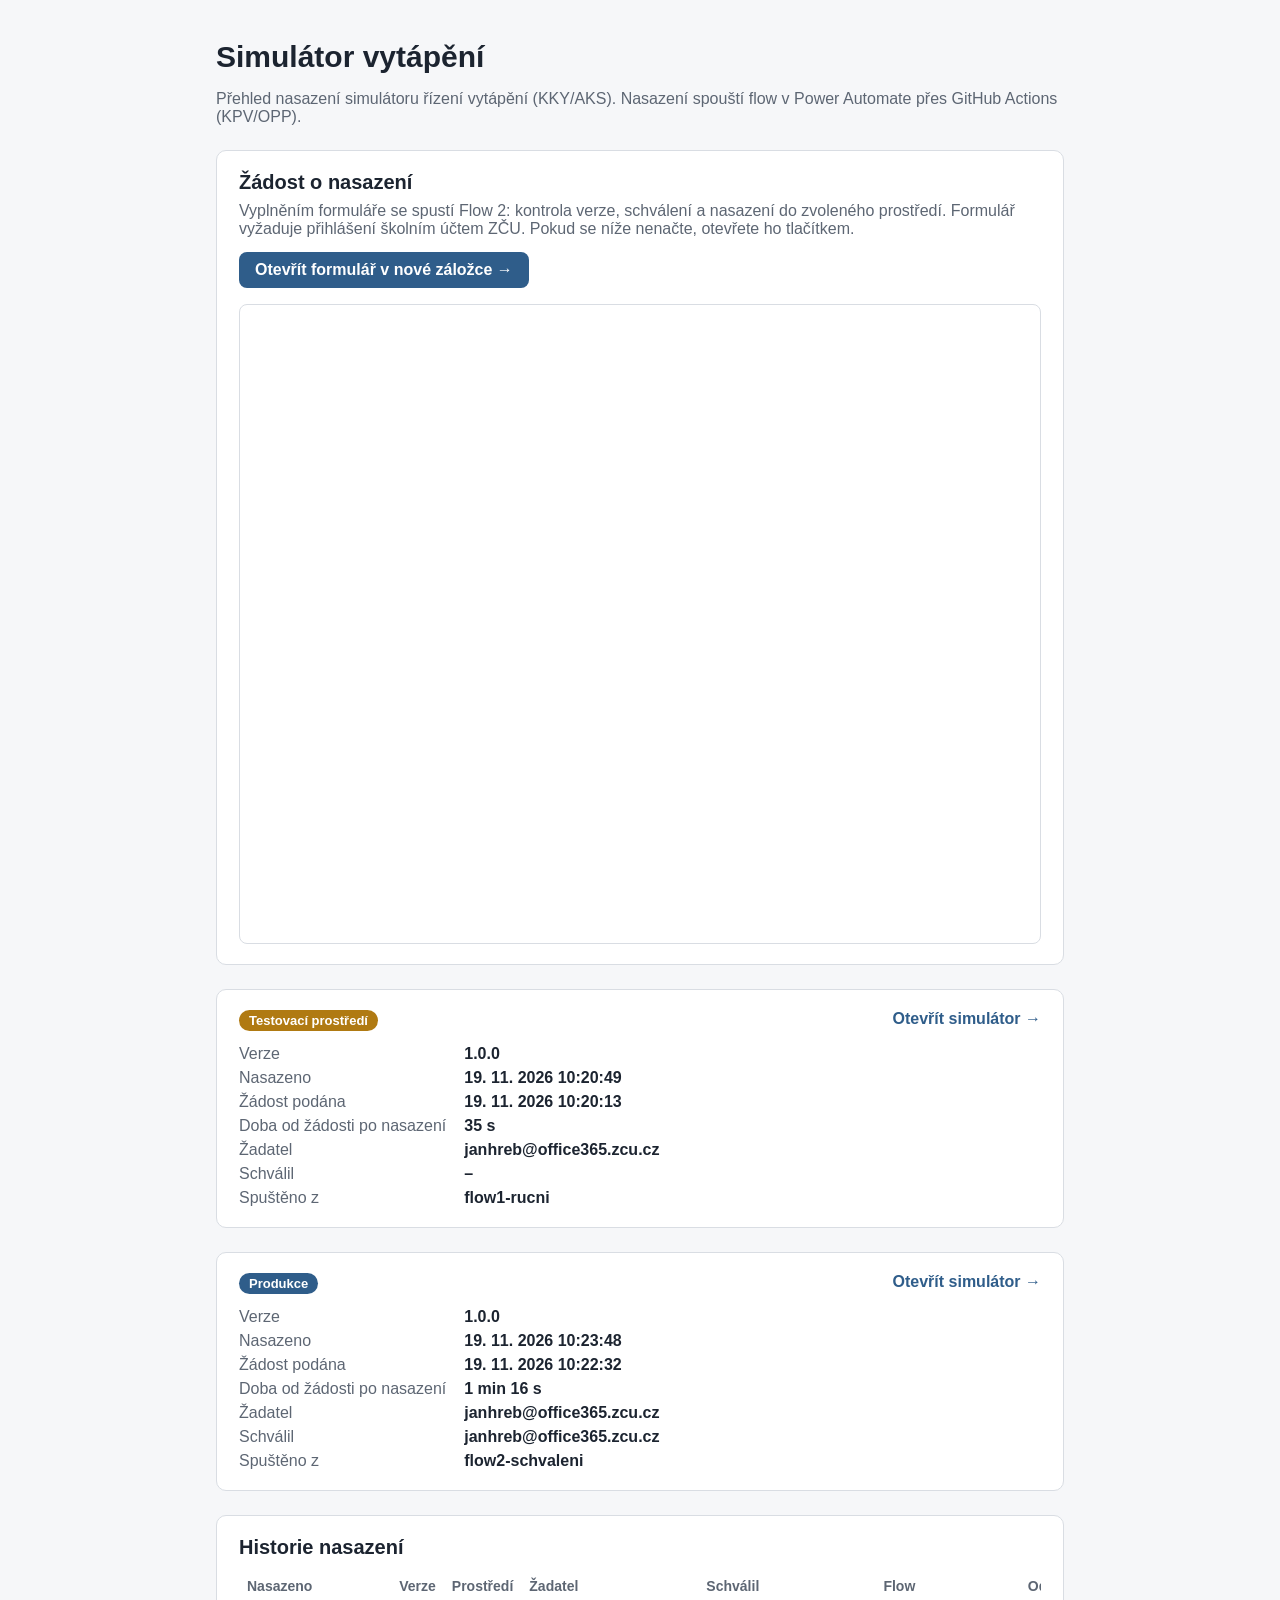
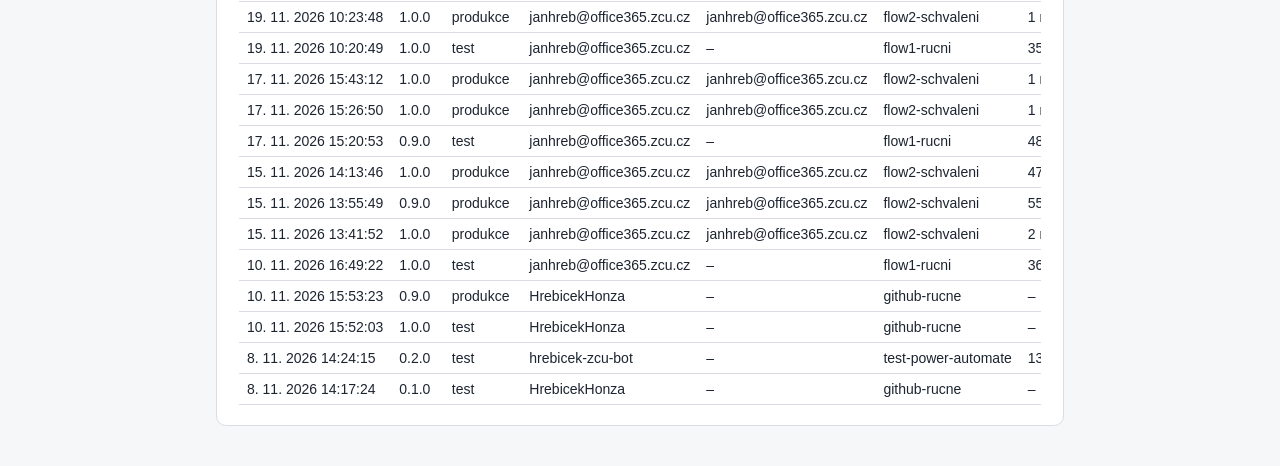
<file: index.html>
<!doctype html>
<html lang="cs">
<head>
<meta charset="utf-8">
<meta name="viewport" content="width=device-width, initial-scale=1">
<title>Simulátor vytápění</title>
<style>
  :root { --ink: #1c2430; --muted: #5d6673; --line: #d9dde3; --accent: #2f5d8a; --bg: #f6f7f9; }
  * { box-sizing: border-box; }
  body { margin: 0; font-family: "Segoe UI", Arial, sans-serif; color: var(--ink); background: var(--bg); }
  main { max-width: 880px; margin: 0 auto; padding: 40px 16px; }
  h1 { margin: 0 0 6px; font-size: 30px; }
  .muted { color: var(--muted); }
  .card { background: #fff; border: 1px solid var(--line); border-radius: 10px; padding: 20px 22px; margin-top: 24px; }
  .badge { display: inline-block; padding: 3px 10px; border-radius: 999px; font-size: 13px; font-weight: 600; background: var(--accent); color: #fff; }
  .badge.test { background: #b07a12; }
  .open { float: right; color: var(--accent); font-weight: 600; text-decoration: none; }
  dl { display: grid; grid-template-columns: max-content 1fr; gap: 6px 18px; margin: 14px 0 0; }
  dt { color: var(--muted); }
  dd { margin: 0; font-weight: 600; }
  .scroll { overflow-x: auto; }
  table { border-collapse: collapse; width: 100%; font-size: 14px; }
  th, td { text-align: left; padding: 7px 8px; border-bottom: 1px solid var(--line); white-space: nowrap; }
  th { color: var(--muted); font-weight: 600; }
  .button { display: inline-block; padding: 9px 16px; border-radius: 8px; background: var(--accent); color: #fff; font-weight: 600; text-decoration: none; }
  .form-frame { display: block; width: 100%; height: 640px; margin-top: 16px; border: 1px solid var(--line); border-radius: 8px; background: #fff; }
</style>
</head>
<body>
<main>
  <h1>Simulátor vytápění</h1>
  <p class="muted">Přehled nasazení simulátoru řízení vytápění (KKY/AKS). Nasazení spouští flow v Power Automate přes GitHub Actions (KPV/OPP).</p>

  <section class="card" id="zadost">
    <h2 style="margin:0 0 8px;font-size:20px">Žádost o nasazení</h2>
    <p class="muted" style="margin:0 0 14px">Vyplněním formuláře se spustí Flow 2: kontrola verze, schválení a nasazení do zvoleného prostředí. Formulář vyžaduje přihlášení školním účtem ZČU. Pokud se níže nenačte, otevřete ho tlačítkem.</p>
    <a class="button" href="https://forms.cloud.microsoft/Pages/ResponsePage.aspx?id=aMfVm7iQT06EFhR3KdkcU58i-Ml64SpPsY9uzFct1bhURU4zS1VYV0FCVFY2WkM2SjVHM0VUR1lKRy4u" target="_blank" rel="noopener">Otevřít formulář v nové záložce →</a>
    <iframe class="form-frame" title="Žádost o nasazení simulátoru" src="https://forms.cloud.microsoft/Pages/ResponsePage.aspx?id=aMfVm7iQT06EFhR3KdkcU58i-Ml64SpPsY9uzFct1bhURU4zS1VYV0FCVFY2WkM2SjVHM0VUR1lKRy4u&amp;embed=true" loading="lazy" allowfullscreen></iframe>
  </section>

  <section class="card" id="test">
    <span class="badge test">Testovací prostředí</span>
    <a class="open" href="test/simulator/">Otevřít simulátor →</a>
    <dl>
      <dt>Verze</dt><dd data-k="version">–</dd>
      <dt>Nasazeno</dt><dd data-k="deployed">–</dd>
      <dt>Žádost podána</dt><dd data-k="requested">–</dd>
      <dt>Doba od žádosti po nasazení</dt><dd data-k="lead">–</dd>
      <dt>Žadatel</dt><dd data-k="by">–</dd>
      <dt>Schválil</dt><dd data-k="approved">–</dd>
      <dt>Spuštěno z</dt><dd data-k="flow">–</dd>
    </dl>
  </section>

  <section class="card" id="produkce">
    <span class="badge">Produkce</span>
    <a class="open" href="produkce/simulator/">Otevřít simulátor →</a>
    <dl>
      <dt>Verze</dt><dd data-k="version">–</dd>
      <dt>Nasazeno</dt><dd data-k="deployed">–</dd>
      <dt>Žádost podána</dt><dd data-k="requested">–</dd>
      <dt>Doba od žádosti po nasazení</dt><dd data-k="lead">–</dd>
      <dt>Žadatel</dt><dd data-k="by">–</dd>
      <dt>Schválil</dt><dd data-k="approved">–</dd>
      <dt>Spuštěno z</dt><dd data-k="flow">–</dd>
    </dl>
  </section>

  <section class="card">
    <h2 style="margin:0 0 12px;font-size:20px">Historie nasazení</h2>
    <div class="scroll"><table id="log"><tbody><tr><td class="muted">Zatím žádné nasazení.</td></tr></tbody></table></div>
  </section>
</main>
<script>
  function fmt(iso) {
    if (!iso) return '–';
    var d = new Date(iso);
    return isNaN(d) ? iso : d.toLocaleString('cs-CZ');
  }
  function lead(a, b) {
    var s = (new Date(b) - new Date(a)) / 1000;
    if (!a || !b || isNaN(s) || s < 0) return '–';
    var m = Math.floor(s / 60), r = Math.round(s % 60);
    return m ? m + ' min ' + r + ' s' : r + ' s';
  }
  ['test', 'produkce'].forEach(function (e) {
    fetch(e + '/deploy-info.json', { cache: 'no-store' }).then(function (r) { return r.ok ? r.json() : null; }).then(function (i) {
      var card = document.getElementById(e);
      if (!i) { card.querySelector('.open').style.display = 'none'; card.querySelector('[data-k=version]').textContent = 'zatím nenasazeno'; return; }
      var v = { version: i.version, deployed: fmt(i.deployed_at), requested: fmt(i.requested_at), lead: lead(i.requested_at, i.deployed_at),
                by: i.requested_by || '–', approved: i.approved_by || '–', flow: i.flow || '–' };
      Object.keys(v).forEach(function (k) { card.querySelector('[data-k=' + k + ']').textContent = v[k]; });
    }).catch(function () {});
  });
  fetch('log.csv', { cache: 'no-store' }).then(function (r) { return r.ok ? r.text() : ''; }).then(function (t) {
    var rows = t.trim().split('\n').filter(Boolean);
    if (rows.length < 2) return;
    var head = ['Nasazeno', 'Verze', 'Prostředí', 'Žadatel', 'Schválil', 'Flow', 'Od žádosti'];
    var html = '<thead><tr>' + head.map(function (h) { return '<th>' + h + '</th>'; }).join('') + '</tr></thead><tbody>';
    rows.slice(1).reverse().forEach(function (line) {
      var c = line.split(',');
      var cells = [fmt(c[0]), c[2], c[3], c[4] || '–', c[5] || '–', c[6] || '–', lead(c[1], c[0])];
      html += '<tr>' + cells.map(function (x) { return '<td>' + String(x).replace(/</g, '&lt;') + '</td>'; }).join('') + '</tr>';
    });
    document.getElementById('log').innerHTML = html + '</tbody>';
  }).catch(function () {});
</script>
</body>
</html>
</file>
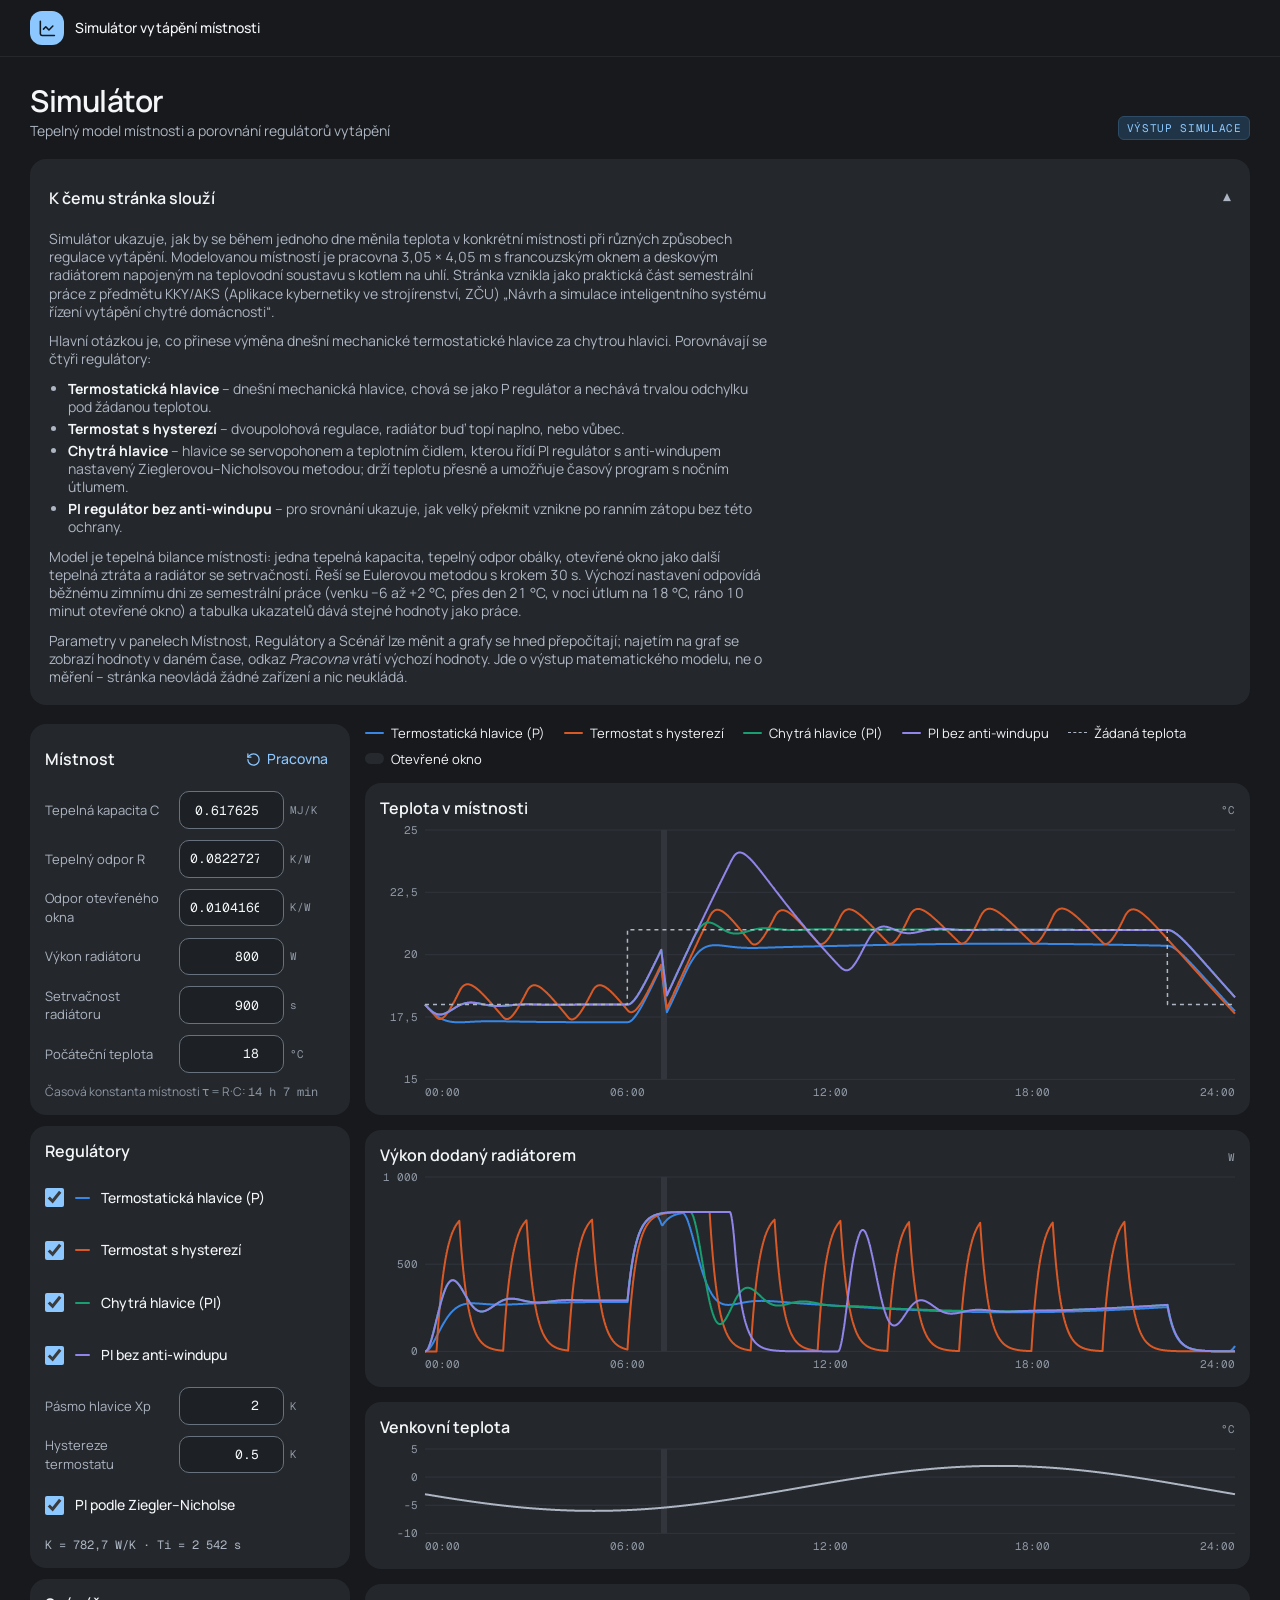
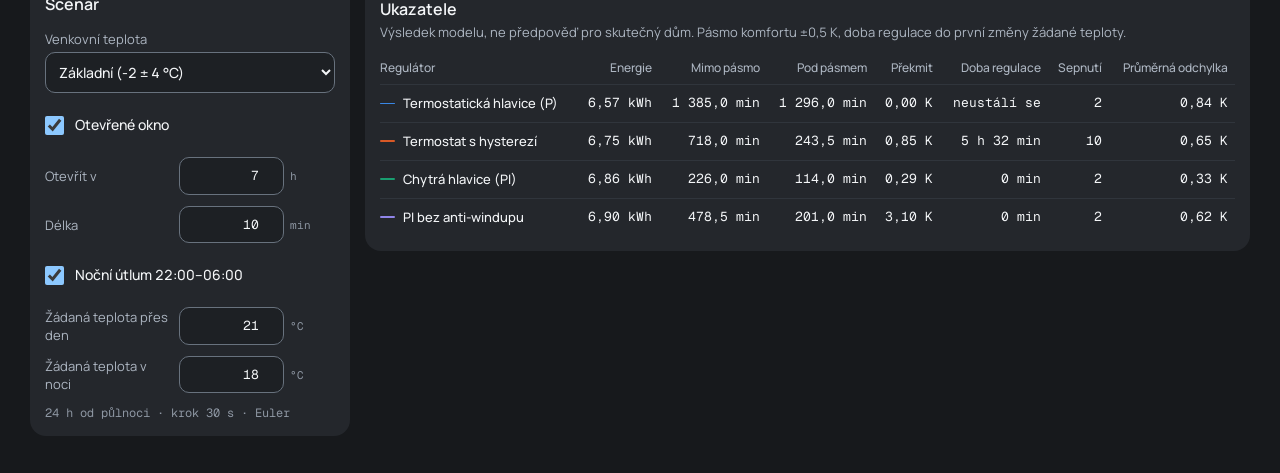
<file: produkce/simulator/index.html>
<!doctype html>
<html lang="cs">
	<head>
		<meta charset="utf-8" />
		<meta name="viewport" content="width=device-width, initial-scale=1" />
		<meta name="color-scheme" content="dark" />
		<meta name="theme-color" content="#17191c" />
		<link href="../_app/immutable/entry/start.CVpFrzv4.js" rel="modulepreload">
		<link href="../_app/immutable/entry/payload.DSmR2FwN.js" rel="modulepreload">
		<link href="../_app/immutable/chunks/DclECHGd.js" rel="modulepreload">
		<link href="../_app/immutable/chunks/DDyS64Pe.js" rel="modulepreload">
		<link href="../_app/immutable/chunks/Cha_kXwJ.js" rel="modulepreload">
		<link href="../_app/immutable/chunks/Bk7bdLUG.js" rel="modulepreload">
		<link href="../_app/immutable/chunks/BtJcCXsj.js" rel="modulepreload">
		<link href="../_app/immutable/chunks/CfKhk_5K.js" rel="modulepreload">
		<link href="../_app/immutable/chunks/6aJNOtin.js" rel="modulepreload">
		<link href="../_app/immutable/entry/app.Bv06W3nM.js" rel="modulepreload">
		<link href="../_app/immutable/nodes/0.MC9tTr-9.js" rel="modulepreload">
		<link href="../_app/immutable/chunks/DK3Fl9T5.js" rel="modulepreload">
		<link href="../_app/immutable/chunks/DEt3Jf1v.js" rel="modulepreload">
		<link href="../_app/immutable/chunks/B8u5NrZc.js" rel="modulepreload">
		<link href="../_app/immutable/chunks/De6HdMi6.js" rel="modulepreload">
		<link href="../_app/immutable/chunks/B6SXEbpU.js" rel="modulepreload">
		<link href="../_app/immutable/chunks/B9BiYIjm.js" rel="modulepreload">
		<link href="../_app/immutable/chunks/C6eg1RUi.js" rel="modulepreload">
		<link href="../_app/immutable/chunks/O2r99ryD.js" rel="modulepreload">
		<link href="../_app/immutable/nodes/4.Cl3q-o1r.js" rel="modulepreload">
		<!--12qhfyh--><link rel="icon" href="data:image/svg+xml,%3csvg%20xmlns='http://www.w3.org/2000/svg'%20viewBox='0%200%2024%2024'%20fill='none'%20stroke='%238cc8ff'%20stroke-width='2'%20stroke-linecap='round'%20stroke-linejoin='round'%3e%3cpath%20d='M15%2021v-8a1%201%200%200%200-1-1h-4a1%201%200%200%200-1%201v8'/%3e%3cpath%20d='M3%2010a2%202%200%200%201%20.709-1.528l7-6a2%202%200%200%201%202.582%200l7%206A2%202%200%200%201%2021%2010v9a2%202%200%200%201-2%202H5a2%202%200%200%201-2-2z'/%3e%3c/svg%3e"/><!----><!--193npg9--><!----><title>Simulátor · Doma</title>
		<link href="../_app/immutable/assets/0.Bqi_aymT.css" rel="stylesheet">
	</head>
	<body data-sveltekit-preload-data="hover">
		<div style="display: contents"><!--[--><!--[--><!--[0--><!--[--><!--[0--><a href="#main" class="sr-only z-50 rounded-md bg-accent px-4 py-3 text-label text-on-accent focus:not-sr-only focus:fixed focus:top-4 focus:left-4 focus-visible:outline-text-primary">Přeskočit na obsah</a> <header class="border-b border-surface px-4 py-3 md:px-8"><p class="mx-auto flex max-w-[1360px] items-center gap-3 text-label"><span class="flex size-9 items-center justify-center rounded-md bg-accent text-on-accent"><svg xmlns="http://www.w3.org/2000/svg" width="24" height="24" viewBox="0 0 24 24" fill="none" stroke="currentColor" stroke-width="2" stroke-linecap="round" stroke-linejoin="round" class="lucide lucide-chart-line lucide-line-chart lucide-icon size-5" aria-hidden="true"><!--[--><!----><path d="M3 3v16a2 2 0 0 0 2 2h16"><!----></path><!----><!----><path d="m19 9-5 5-4-4-3 3"><!----></path><!----><!--]--><!----></svg><!----></span> Simulátor vytápění místnosti</p></header> <main id="main" tabindex="-1" class="px-4 pt-5 pb-10 md:px-8 md:pt-7"><div class="mx-auto max-w-[1360px]"><!--[--><!--[-1--><!--[--><header class="mb-5 flex flex-wrap items-end justify-between gap-3"><div><h1 class="text-title-compact md:text-title">Simulátor</h1> <p class="mt-1 text-label font-normal text-text-secondary">Tepelný model místnosti a porovnání regulátorů vytápění</p></div> <span class="rounded-xs border border-accent-muted-border bg-accent-muted px-2 py-1 font-mono text-axis tracking-[0.06em] text-accent">VÝSTUP SIMULACE</span></header> <details open="" class="group mb-5 rounded-xl bg-surface p-[18px] md:p-5"><summary class="flex min-h-11 cursor-pointer list-none items-center justify-between gap-3 text-heading [&amp;::-webkit-details-marker]:hidden">K čemu stránka slouží <span aria-hidden="true" class="text-text-secondary transition-transform group-open:rotate-180">▾</span></summary> <div class="mt-3 grid max-w-[80ch] gap-3 text-label font-normal text-text-secondary"><p>Simulátor ukazuje, jak by se během jednoho dne měnila teplota v konkrétní místnosti při
			různých způsobech regulace vytápění. Modelovanou místností je pracovna 3,05 × 4,05 m s
			francouzským oknem a deskovým radiátorem napojeným na teplovodní soustavu s kotlem na uhlí.
			Stránka vznikla jako praktická část semestrální práce z předmětu KKY/AKS (Aplikace kybernetiky
			ve strojírenství, ZČU) „Návrh a simulace inteligentního systému řízení vytápění chytré
			domácnosti“.</p> <p>Hlavní otázkou je, co přinese výměna dnešní mechanické termostatické hlavice za chytrou
			hlavici. Porovnávají se čtyři regulátory:</p> <ul class="grid list-disc gap-1 pl-5"><li><strong class="text-text-primary">Termostatická hlavice</strong> – dnešní mechanická hlavice,
				chová se jako P regulátor a nechává trvalou odchylku pod žádanou teplotou.</li> <li><strong class="text-text-primary">Termostat s hysterezí</strong> – dvoupolohová regulace, radiátor
				buď topí naplno, nebo vůbec.</li> <li><strong class="text-text-primary">Chytrá hlavice</strong> – hlavice se servopohonem a teplotním
				čidlem, kterou řídí PI regulátor s anti-windupem nastavený Zieglerovou–Nicholsovou metodou; drží
				teplotu přesně a umožňuje časový program s nočním útlumem.</li> <li><strong class="text-text-primary">PI regulátor bez anti-windupu</strong> – pro srovnání ukazuje,
				jak velký překmit vznikne po ranním zátopu bez této ochrany.</li></ul> <p>Model je tepelná bilance místnosti: jedna tepelná kapacita, tepelný odpor obálky, otevřené
			okno jako další tepelná ztráta a radiátor se setrvačností. Řeší se Eulerovou metodou s krokem
			30 s. Výchozí nastavení odpovídá běžnému zimnímu dni ze semestrální práce (venku −6 až +2 °C,
			přes den 21 °C, v noci útlum na 18 °C, ráno 10 minut otevřené okno) a tabulka ukazatelů dává
			stejné hodnoty jako práce.</p> <p>Parametry v panelech Místnost, Regulátory a Scénář lze měnit a grafy se hned přepočítají;
			najetím na graf se zobrazí hodnoty v daném čase, odkaz <em>Pracovna</em> vrátí výchozí hodnoty.
			Jde o výstup matematického modelu, ne o měření – stránka neovládá žádné zařízení a nic neukládá.</p></div></details><!----> <div class="grid grid-cols-1 gap-4 lg:grid-cols-[320px_minmax(0,1fr)]"><div class="flex flex-col gap-3"><section aria-labelledby="sim-room" class="flex flex-col gap-3 rounded-xl bg-surface p-4"><header class="flex items-center justify-between gap-3"><h2 id="sim-room" class="text-heading">Místnost</h2> <button type="button" class="flex min-h-11 items-center gap-1.5 rounded-md px-2 text-label text-accent hover:bg-accent-muted"><svg xmlns="http://www.w3.org/2000/svg" width="24" height="24" viewBox="0 0 24 24" fill="none" stroke="currentColor" stroke-width="2" stroke-linecap="round" stroke-linejoin="round" class="lucide lucide-rotate-ccw lucide-icon size-4" aria-hidden="true"><!--[--><!----><path d="M3 12a9 9 0 1 0 9-9 9.75 9.75 0 0 0-6.74 2.74L3 8"><!----></path><!----><!----><path d="M3 3v5h5"><!----></path><!----><!--]--><!----></svg><!----> Pracovna</button></header> <!--$s1--><div class="grid grid-cols-[1fr_auto] items-center gap-x-3 gap-y-1"><label for="s1" class="text-caption text-text-secondary">Tepelná kapacita C</label> <span class="flex items-center gap-1.5"><input id="s1" type="number" value="0.617625" step="0.01" min="0.01" class="h-10 w-28 rounded-sm border border-border-strong bg-surface-sunken px-2.5 text-right font-mono text-caption tabular-nums disabled:text-text-disabled"/> <span class="w-12 font-mono text-axis text-text-tertiary">MJ/K</span></span></div><!----> <!--$s2--><div class="grid grid-cols-[1fr_auto] items-center gap-x-3 gap-y-1"><label for="s2" class="text-caption text-text-secondary">Tepelný odpor R</label> <span class="flex items-center gap-1.5"><input id="s2" type="number" value="0.08227270109504965" step="0.001" min="0.001" class="h-10 w-28 rounded-sm border border-border-strong bg-surface-sunken px-2.5 text-right font-mono text-caption tabular-nums disabled:text-text-disabled"/> <span class="w-12 font-mono text-axis text-text-tertiary">K/W</span></span></div><!----> <!--$s3--><div class="grid grid-cols-[1fr_auto] items-center gap-x-3 gap-y-1"><label for="s3" class="text-caption text-text-secondary">Odpor otevřeného okna</label> <span class="flex items-center gap-1.5"><input id="s3" type="number" value="0.010416666666666666" step="0.001" min="0.001" class="h-10 w-28 rounded-sm border border-border-strong bg-surface-sunken px-2.5 text-right font-mono text-caption tabular-nums disabled:text-text-disabled"/> <span class="w-12 font-mono text-axis text-text-tertiary">K/W</span></span></div><!----> <!--$s4--><div class="grid grid-cols-[1fr_auto] items-center gap-x-3 gap-y-1"><label for="s4" class="text-caption text-text-secondary">Výkon radiátoru</label> <span class="flex items-center gap-1.5"><input id="s4" type="number" value="800" step="50" min="50" class="h-10 w-28 rounded-sm border border-border-strong bg-surface-sunken px-2.5 text-right font-mono text-caption tabular-nums disabled:text-text-disabled"/> <span class="w-12 font-mono text-axis text-text-tertiary">W</span></span></div><!----> <!--$s5--><div class="grid grid-cols-[1fr_auto] items-center gap-x-3 gap-y-1"><label for="s5" class="text-caption text-text-secondary">Setrvačnost radiátoru</label> <span class="flex items-center gap-1.5"><input id="s5" type="number" value="900" step="60" min="0" class="h-10 w-28 rounded-sm border border-border-strong bg-surface-sunken px-2.5 text-right font-mono text-caption tabular-nums disabled:text-text-disabled"/> <span class="w-12 font-mono text-axis text-text-tertiary">s</span></span></div><!----> <!--$s6--><div class="grid grid-cols-[1fr_auto] items-center gap-x-3 gap-y-1"><label for="s6" class="text-caption text-text-secondary">Počáteční teplota</label> <span class="flex items-center gap-1.5"><input id="s6" type="number" value="18" step="0.5" class="h-10 w-28 rounded-sm border border-border-strong bg-surface-sunken px-2.5 text-right font-mono text-caption tabular-nums disabled:text-text-disabled"/> <span class="w-12 font-mono text-axis text-text-tertiary">°C</span></span></div><!----> <p class="text-micro font-normal text-text-tertiary">Časová konstanta místnosti τ = R·C: <span class="font-mono">14 h 7 min</span></p> <!--[-1--><!--]--></section> <fieldset class="flex flex-col gap-3 rounded-xl bg-surface p-4"><legend class="float-left mb-1 text-heading">Regulátory</legend> <!--[--><label class="flex min-h-11 cursor-pointer items-center gap-3 text-label"><input type="checkbox" checked="" class="size-5 flex-none accent-accent"/> <span class="h-0.5 w-4 flex-none rounded-full bg-series-1"></span> Termostatická hlavice (P)</label><label class="flex min-h-11 cursor-pointer items-center gap-3 text-label"><input type="checkbox" checked="" class="size-5 flex-none accent-accent"/> <span class="h-0.5 w-4 flex-none rounded-full bg-series-2"></span> Termostat s hysterezí</label><label class="flex min-h-11 cursor-pointer items-center gap-3 text-label"><input type="checkbox" checked="" class="size-5 flex-none accent-accent"/> <span class="h-0.5 w-4 flex-none rounded-full bg-series-3"></span> Chytrá hlavice (PI)</label><label class="flex min-h-11 cursor-pointer items-center gap-3 text-label"><input type="checkbox" checked="" class="size-5 flex-none accent-accent"/> <span class="h-0.5 w-4 flex-none rounded-full bg-series-4"></span> PI bez anti-windupu</label><!--]--> <!--$s7--><div class="grid grid-cols-[1fr_auto] items-center gap-x-3 gap-y-1"><label for="s7" class="text-caption text-text-secondary">Pásmo hlavice Xp</label> <span class="flex items-center gap-1.5"><input id="s7" type="number" value="2" step="0.5" min="0.5" class="h-10 w-28 rounded-sm border border-border-strong bg-surface-sunken px-2.5 text-right font-mono text-caption tabular-nums disabled:text-text-disabled"/> <span class="w-12 font-mono text-axis text-text-tertiary">K</span></span></div><!----> <!--$s8--><div class="grid grid-cols-[1fr_auto] items-center gap-x-3 gap-y-1"><label for="s8" class="text-caption text-text-secondary">Hystereze termostatu</label> <span class="flex items-center gap-1.5"><input id="s8" type="number" value="0.5" step="0.05" min="0.05" class="h-10 w-28 rounded-sm border border-border-strong bg-surface-sunken px-2.5 text-right font-mono text-caption tabular-nums disabled:text-text-disabled"/> <span class="w-12 font-mono text-axis text-text-tertiary">K</span></span></div><!----> <label class="flex min-h-11 cursor-pointer items-center gap-3 text-label"><input type="checkbox" checked="" class="size-5 flex-none accent-accent"/> PI podle Ziegler–Nicholse</label> <!--[0--><p class="font-mono text-micro font-normal text-text-secondary"><!--[0-->K = 782,7 W/K · Ti = 2 542 s<!--]--></p><!--]--> <!--[-1--><!--]--></fieldset> <fieldset class="flex flex-col gap-3 rounded-xl bg-surface p-4"><legend class="float-left mb-1 text-heading">Scénář</legend> <label class="grid gap-1 text-caption text-text-secondary">Venkovní teplota <select class="h-11 rounded-sm border border-border-strong bg-surface-sunken px-2.5 text-label text-text-primary"><!--[--><option value="base" selected="">Základní (-2 ± 4 °C)</option><option value="frost">Mrazivý (-12 ± 3 °C)</option><option value="custom">Vlastní</option><!--]--></select></label> <!--[-1--><!--]--> <label class="flex min-h-11 cursor-pointer items-center gap-3 text-label"><input type="checkbox" checked="" class="size-5 flex-none accent-accent"/> Otevřené okno</label> <!--[0--><!--$s9--><div class="grid grid-cols-[1fr_auto] items-center gap-x-3 gap-y-1"><label for="s9" class="text-caption text-text-secondary">Otevřít v</label> <span class="flex items-center gap-1.5"><input id="s9" type="number" value="7" step="0.5" min="0" max="23.5" class="h-10 w-28 rounded-sm border border-border-strong bg-surface-sunken px-2.5 text-right font-mono text-caption tabular-nums disabled:text-text-disabled"/> <span class="w-12 font-mono text-axis text-text-tertiary">h</span></span></div><!----> <!--$s10--><div class="grid grid-cols-[1fr_auto] items-center gap-x-3 gap-y-1"><label for="s10" class="text-caption text-text-secondary">Délka</label> <span class="flex items-center gap-1.5"><input id="s10" type="number" value="10" step="5" min="5" class="h-10 w-28 rounded-sm border border-border-strong bg-surface-sunken px-2.5 text-right font-mono text-caption tabular-nums disabled:text-text-disabled"/> <span class="w-12 font-mono text-axis text-text-tertiary">min</span></span></div><!----><!--]--> <label class="flex min-h-11 cursor-pointer items-center gap-3 text-label"><input type="checkbox" checked="" class="size-5 flex-none accent-accent"/> Noční útlum 22:00–06:00</label> <!--$s11--><div class="grid grid-cols-[1fr_auto] items-center gap-x-3 gap-y-1"><label for="s11" class="text-caption text-text-secondary">Žádaná teplota přes den</label> <span class="flex items-center gap-1.5"><input id="s11" type="number" value="21" step="0.5" class="h-10 w-28 rounded-sm border border-border-strong bg-surface-sunken px-2.5 text-right font-mono text-caption tabular-nums disabled:text-text-disabled"/> <span class="w-12 font-mono text-axis text-text-tertiary">°C</span></span></div><!----> <!--[0--><!--$s12--><div class="grid grid-cols-[1fr_auto] items-center gap-x-3 gap-y-1"><label for="s12" class="text-caption text-text-secondary">Žádaná teplota v noci</label> <span class="flex items-center gap-1.5"><input id="s12" type="number" value="18" step="0.5" class="h-10 w-28 rounded-sm border border-border-strong bg-surface-sunken px-2.5 text-right font-mono text-caption tabular-nums disabled:text-text-disabled"/> <span class="w-12 font-mono text-axis text-text-tertiary">°C</span></span></div><!--]--> <p class="font-mono text-micro font-normal text-text-tertiary">24 h od půlnoci · krok 30 s · Euler</p></fieldset></div><!----> <div class="flex min-w-0 flex-col gap-4"><!--[0--><ul class="flex flex-wrap gap-x-5 gap-y-2 text-caption" aria-label="Legenda"><!--[--><li class="flex items-center gap-2"><span class="w-5 flex-none h-0.5 rounded-full bg-series-1"></span> Termostatická hlavice (P)</li><li class="flex items-center gap-2"><span class="w-5 flex-none h-0.5 rounded-full bg-series-2"></span> Termostat s hysterezí</li><li class="flex items-center gap-2"><span class="w-5 flex-none h-0.5 rounded-full bg-series-3"></span> Chytrá hlavice (PI)</li><li class="flex items-center gap-2"><span class="w-5 flex-none h-0.5 rounded-full bg-series-4"></span> PI bez anti-windupu</li><li class="flex items-center gap-2"><span class="w-5 flex-none border-t-[1.5px] border-dashed border-text-secondary"></span> Žádaná teplota</li><!--]--> <!--[0--><li class="flex items-center gap-2"><span class="h-3 w-5 flex-none rounded-xs bg-text-secondary/10"></span> Otevřené okno</li><!--]--></ul> <figure class="rounded-xl bg-surface p-4"><figcaption class="mb-3 flex items-baseline justify-between gap-3"><span class="text-heading">Teplota v místnosti</span> <span class="font-mono text-axis text-text-tertiary">°C</span></figcaption> <div class="grid grid-cols-[auto_1fr] grid-rows-[minmax(0,1fr)_auto] gap-x-2 h-64 md:h-72"><div class="relative w-10" aria-hidden="true"><!--[--><span class="absolute right-0 -translate-y-1/2 font-mono text-axis text-text-tertiary tabular-nums" style="top: 100%;">15</span><span class="absolute right-0 -translate-y-1/2 font-mono text-axis text-text-tertiary tabular-nums" style="top: 75%;">17,5</span><span class="absolute right-0 -translate-y-1/2 font-mono text-axis text-text-tertiary tabular-nums" style="top: 50%;">20</span><span class="absolute right-0 -translate-y-1/2 font-mono text-axis text-text-tertiary tabular-nums" style="top: 25%;">22,5</span><span class="absolute right-0 -translate-y-1/2 font-mono text-axis text-text-tertiary tabular-nums" style="top: 0%;">25</span><!--]--></div> <div role="slider" tabindex="0" aria-label="Teplota v místnosti, posun v čase šipkami" aria-valuemin="0" aria-valuemax="2880" aria-valuenow="0" aria-valuetext="Bez výběru" class="relative touch-none rounded-xs"><!--[--><span class="absolute inset-y-0 bg-text-secondary/10" style="left: 29.166666666666668%; width: 0.6944444444444456%;"></span><!--]--> <svg viewBox="0 0 1000 300" preserveAspectRatio="none" class="absolute inset-0 size-full overflow-visible" aria-hidden="true"><!--[--><line x1="0" x2="1000" y1="300" y2="300" class="stroke-border-subtle" vector-effect="non-scaling-stroke"></line><line x1="0" x2="1000" y1="225" y2="225" class="stroke-border-subtle" vector-effect="non-scaling-stroke"></line><line x1="0" x2="1000" y1="150" y2="150" class="stroke-border-subtle" vector-effect="non-scaling-stroke"></line><line x1="0" x2="1000" y1="75" y2="75" class="stroke-border-subtle" vector-effect="non-scaling-stroke"></line><line x1="0" x2="1000" y1="0" y2="0" class="stroke-border-subtle" vector-effect="non-scaling-stroke"></line><!--]--><!--[--><polyline points="0.0,210.00 0.3,210.37 0.7,210.75 1.0,211.12 1.4,211.49 1.7,211.86 2.1,212.23 2.4,212.60 2.8,212.97 3.1,213.33 3.5,213.70 3.8,214.06 4.2,214.42 4.5,214.77 4.9,215.13 5.2,215.48 5.6,215.83 5.9,216.18 6.3,216.52 6.6,216.86 6.9,217.20 7.3,217.53 7.6,217.87 8.0,218.19 8.3,218.52 8.7,218.84 9.0,219.15 9.4,219.46 9.7,219.77 10.1,220.07 10.4,220.37 10.8,220.67 11.1,220.96 11.5,221.25 11.8,221.53 12.2,221.81 12.5,222.08 12.8,222.35 13.2,222.62 13.5,222.88 13.9,223.13 14.2,223.39 14.6,223.63 14.9,223.87 15.3,224.11 15.6,224.35 16.0,224.57 16.3,224.80 16.7,225.02 17.0,225.23 17.4,225.44 17.7,225.65 18.1,225.85 18.4,226.05 18.8,226.24 19.1,226.43 19.4,226.61 19.8,226.79 20.1,226.97 20.5,227.14 20.8,227.31 21.2,227.47 21.5,227.63 21.9,227.78 22.2,227.93 22.6,228.08 22.9,228.22 23.3,228.36 23.6,228.49 24.0,228.62 24.3,228.75 24.7,228.87 25.0,228.99 25.3,229.10 25.7,229.21 26.0,229.32 26.4,229.42 26.7,229.52 27.1,229.62 27.4,229.71 27.8,229.80 28.1,229.89 28.5,229.98 28.8,230.06 29.2,230.13 29.5,230.21 29.9,230.28 30.2,230.35 30.6,230.41 30.9,230.48 31.3,230.54 31.6,230.59 31.9,230.65 32.3,230.70 32.6,230.75 33.0,230.80 33.3,230.84 33.7,230.88 34.0,230.92 34.4,230.96 34.7,231.00 35.1,231.03 35.4,231.06 35.8,231.09 36.1,231.12 36.5,231.14 36.8,231.17 37.2,231.19 37.5,231.21 37.8,231.23 38.2,231.24 38.5,231.26 38.9,231.27 39.2,231.28 39.6,231.29 39.9,231.30 40.3,231.31 40.6,231.31 41.0,231.32 41.3,231.32 41.7,231.32 42.0,231.32 42.4,231.32 42.7,231.32 43.1,231.32 43.4,231.31 43.8,231.31 44.1,231.30 44.4,231.30 44.8,231.29 45.1,231.28 45.5,231.27 45.8,231.26 46.2,231.25 46.5,231.24 46.9,231.23 47.2,231.22 47.6,231.21 47.9,231.19 48.3,231.18 48.6,231.17 49.0,231.15 49.3,231.14 49.7,231.12 50.0,231.11 50.3,231.09 50.7,231.07 51.0,231.06 51.4,231.04 51.7,231.02 52.1,231.00 52.4,230.99 52.8,230.97 53.1,230.95 53.5,230.93 53.8,230.91 54.2,230.90 54.5,230.88 54.9,230.86 55.2,230.84 55.6,230.82 55.9,230.80 56.3,230.79 56.6,230.77 56.9,230.75 57.3,230.73 57.6,230.71 58.0,230.69 58.3,230.68 58.7,230.66 59.0,230.64 59.4,230.62 59.7,230.61 60.1,230.59 60.4,230.57 60.8,230.55 61.1,230.54 61.5,230.52 61.8,230.50 62.2,230.49 62.5,230.47 62.8,230.46 63.2,230.44 63.5,230.43 63.9,230.41 64.2,230.40 64.6,230.38 64.9,230.37 65.3,230.35 65.6,230.34 66.0,230.33 66.3,230.31 66.7,230.30 67.0,230.29 67.4,230.28 67.7,230.26 68.1,230.25 68.4,230.24 68.8,230.23 69.1,230.22 69.4,230.21 69.8,230.20 70.1,230.19 70.5,230.18 70.8,230.17 71.2,230.16 71.5,230.15 71.9,230.15 72.2,230.14 72.6,230.13 72.9,230.12 73.3,230.11 73.6,230.11 74.0,230.10 74.3,230.10 74.7,230.09 75.0,230.08 75.3,230.08 75.7,230.07 76.0,230.07 76.4,230.06 76.7,230.06 77.1,230.06 77.4,230.05 77.8,230.05 78.1,230.05 78.5,230.04 78.8,230.04 79.2,230.04 79.5,230.04 79.9,230.03 80.2,230.03 80.6,230.03 80.9,230.03 81.3,230.03 81.6,230.03 81.9,230.03 82.3,230.03 82.6,230.03 83.0,230.03 83.3,230.03 83.7,230.03 84.0,230.03 84.4,230.03 84.7,230.03 85.1,230.03 85.4,230.03 85.8,230.03 86.1,230.04 86.5,230.04 86.8,230.04 87.2,230.04 87.5,230.05 87.8,230.05 88.2,230.05 88.5,230.05 88.9,230.06 89.2,230.06 89.6,230.07 89.9,230.07 90.3,230.07 90.6,230.08 91.0,230.08 91.3,230.08 91.7,230.09 92.0,230.09 92.4,230.10 92.7,230.10 93.1,230.11 93.4,230.11 93.8,230.12 94.1,230.12 94.4,230.13 94.8,230.13 95.1,230.14 95.5,230.14 95.8,230.15 96.2,230.15 96.5,230.16 96.9,230.16 97.2,230.17 97.6,230.18 97.9,230.18 98.3,230.19 98.6,230.19 99.0,230.20 99.3,230.21 99.7,230.21 100.0,230.22 100.3,230.22 100.7,230.23 101.0,230.24 101.4,230.24 101.7,230.25 102.1,230.26 102.4,230.26 102.8,230.27 103.1,230.27 103.5,230.28 103.8,230.29 104.2,230.29 104.5,230.30 104.9,230.31 105.2,230.31 105.6,230.32 105.9,230.33 106.3,230.33 106.6,230.34 106.9,230.35 107.3,230.35 107.6,230.36 108.0,230.37 108.3,230.37 108.7,230.38 109.0,230.39 109.4,230.39 109.7,230.40 110.1,230.40 110.4,230.41 110.8,230.42 111.1,230.42 111.5,230.43 111.8,230.44 112.2,230.44 112.5,230.45 112.8,230.46 113.2,230.46 113.5,230.47 113.9,230.48 114.2,230.48 114.6,230.49 114.9,230.49 115.3,230.50 115.6,230.51 116.0,230.51 116.3,230.52 116.7,230.52 117.0,230.53 117.4,230.54 117.7,230.54 118.1,230.55 118.4,230.55 118.8,230.56 119.1,230.57 119.4,230.57 119.8,230.58 120.1,230.58 120.5,230.59 120.8,230.60 121.2,230.60 121.5,230.61 121.9,230.61 122.2,230.62 122.6,230.62 122.9,230.63 123.3,230.63 123.6,230.64 124.0,230.65 124.3,230.65 124.7,230.66 125.0,230.66 125.3,230.67 125.7,230.67 126.0,230.68 126.4,230.68 126.7,230.69 127.1,230.69 127.4,230.70 127.8,230.70 128.1,230.71 128.5,230.71 128.8,230.72 129.2,230.72 129.5,230.73 129.9,230.73 130.2,230.74 130.6,230.74 130.9,230.75 131.3,230.75 131.6,230.75 131.9,230.76 132.3,230.76 132.6,230.77 133.0,230.77 133.3,230.78 133.7,230.78 134.0,230.79 134.4,230.79 134.7,230.79 135.1,230.80 135.4,230.80 135.8,230.81 136.1,230.81 136.5,230.82 136.8,230.82 137.2,230.82 137.5,230.83 137.8,230.83 138.2,230.84 138.5,230.84 138.9,230.84 139.2,230.85 139.6,230.85 139.9,230.86 140.3,230.86 140.6,230.86 141.0,230.87 141.3,230.87 141.7,230.87 142.0,230.88 142.4,230.88 142.7,230.89 143.1,230.89 143.4,230.89 143.8,230.90 144.1,230.90 144.4,230.90 144.8,230.91 145.1,230.91 145.5,230.91 145.8,230.92 146.2,230.92 146.5,230.92 146.9,230.93 147.2,230.93 147.6,230.93 147.9,230.94 148.3,230.94 148.6,230.94 149.0,230.95 149.3,230.95 149.7,230.95 150.0,230.96 150.3,230.96 150.7,230.96 151.0,230.97 151.4,230.97 151.7,230.97 152.1,230.97 152.4,230.98 152.8,230.98 153.1,230.98 153.5,230.99 153.8,230.99 154.2,230.99 154.5,230.99 154.9,231.00 155.2,231.00 155.6,231.00 155.9,231.01 156.3,231.01 156.6,231.01 156.9,231.01 157.3,231.02 157.6,231.02 158.0,231.02 158.3,231.02 158.7,231.03 159.0,231.03 159.4,231.03 159.7,231.04 160.1,231.04 160.4,231.04 160.8,231.04 161.1,231.05 161.5,231.05 161.8,231.05 162.2,231.05 162.5,231.06 162.8,231.06 163.2,231.06 163.5,231.06 163.9,231.06 164.2,231.07 164.6,231.07 164.9,231.07 165.3,231.07 165.6,231.08 166.0,231.08 166.3,231.08 166.7,231.08 167.0,231.09 167.4,231.09 167.7,231.09 168.1,231.09 168.4,231.09 168.8,231.10 169.1,231.10 169.4,231.10 169.8,231.10 170.1,231.10 170.5,231.11 170.8,231.11 171.2,231.11 171.5,231.11 171.9,231.11 172.2,231.12 172.6,231.12 172.9,231.12 173.3,231.12 173.6,231.12 174.0,231.13 174.3,231.13 174.7,231.13 175.0,231.13 175.3,231.13 175.7,231.14 176.0,231.14 176.4,231.14 176.7,231.14 177.1,231.14 177.4,231.14 177.8,231.15 178.1,231.15 178.5,231.15 178.8,231.15 179.2,231.15 179.5,231.16 179.9,231.16 180.2,231.16 180.6,231.16 180.9,231.16 181.3,231.16 181.6,231.16 181.9,231.17 182.3,231.17 182.6,231.17 183.0,231.17 183.3,231.17 183.7,231.17 184.0,231.18 184.4,231.18 184.7,231.18 185.1,231.18 185.4,231.18 185.8,231.18 186.1,231.18 186.5,231.19 186.8,231.19 187.2,231.19 187.5,231.19 187.8,231.19 188.2,231.19 188.5,231.19 188.9,231.19 189.2,231.20 189.6,231.20 189.9,231.20 190.3,231.20 190.6,231.20 191.0,231.20 191.3,231.20 191.7,231.20 192.0,231.21 192.4,231.21 192.7,231.21 193.1,231.21 193.4,231.21 193.8,231.21 194.1,231.21 194.4,231.21 194.8,231.21 195.1,231.21 195.5,231.22 195.8,231.22 196.2,231.22 196.5,231.22 196.9,231.22 197.2,231.22 197.6,231.22 197.9,231.22 198.3,231.22 198.6,231.22 199.0,231.22 199.3,231.23 199.7,231.23 200.0,231.23 200.3,231.23 200.7,231.23 201.0,231.23 201.4,231.23 201.7,231.23 202.1,231.23 202.4,231.23 202.8,231.23 203.1,231.23 203.5,231.23 203.8,231.23 204.2,231.23 204.5,231.24 204.9,231.24 205.2,231.24 205.6,231.24 205.9,231.24 206.3,231.24 206.6,231.24 206.9,231.24 207.3,231.24 207.6,231.24 208.0,231.24 208.3,231.24 208.7,231.24 209.0,231.24 209.4,231.24 209.7,231.24 210.1,231.24 210.4,231.24 210.8,231.24 211.1,231.24 211.5,231.24 211.8,231.24 212.2,231.24 212.5,231.24 212.8,231.24 213.2,231.24 213.5,231.24 213.9,231.24 214.2,231.24 214.6,231.24 214.9,231.24 215.3,231.24 215.6,231.24 216.0,231.24 216.3,231.24 216.7,231.24 217.0,231.24 217.4,231.24 217.7,231.24 218.1,231.24 218.4,231.24 218.8,231.24 219.1,231.24 219.4,231.24 219.8,231.24 220.1,231.24 220.5,231.24 220.8,231.24 221.2,231.24 221.5,231.24 221.9,231.24 222.2,231.24 222.6,231.24 222.9,231.24 223.3,231.24 223.6,231.24 224.0,231.24 224.3,231.24 224.7,231.24 225.0,231.24 225.3,231.24 225.7,231.24 226.0,231.24 226.4,231.24 226.7,231.24 227.1,231.23 227.4,231.23 227.8,231.23 228.1,231.23 228.5,231.23 228.8,231.23 229.2,231.23 229.5,231.23 229.9,231.23 230.2,231.23 230.6,231.23 230.9,231.23 231.3,231.23 231.6,231.23 231.9,231.23 232.3,231.22 232.6,231.22 233.0,231.22 233.3,231.22 233.7,231.22 234.0,231.22 234.4,231.22 234.7,231.22 235.1,231.22 235.4,231.22 235.8,231.22 236.1,231.21 236.5,231.21 236.8,231.21 237.2,231.21 237.5,231.21 237.8,231.21 238.2,231.21 238.5,231.21 238.9,231.21 239.2,231.21 239.6,231.20 239.9,231.20 240.3,231.20 240.6,231.20 241.0,231.20 241.3,231.20 241.7,231.20 242.0,231.20 242.4,231.19 242.7,231.19 243.1,231.19 243.4,231.19 243.8,231.19 244.1,231.19 244.4,231.19 244.8,231.18 245.1,231.18 245.5,231.18 245.8,231.18 246.2,231.18 246.5,231.18 246.9,231.18 247.2,231.17 247.6,231.17 247.9,231.17 248.3,231.17 248.6,231.17 249.0,231.17 249.3,231.17 249.7,231.16 250.0,231.16 250.3,231.16 250.7,231.13 251.0,231.08 251.4,231.01 251.7,230.91 252.1,230.79 252.4,230.65 252.8,230.49 253.1,230.31 253.5,230.11 253.8,229.89 254.2,229.65 254.5,229.40 254.9,229.13 255.2,228.85 255.6,228.54 255.9,228.23 256.3,227.90 256.6,227.55 256.9,227.19 257.3,226.82 257.6,226.44 258.0,226.04 258.3,225.63 258.7,225.22 259.0,224.79 259.4,224.34 259.7,223.89 260.1,223.43 260.4,222.96 260.8,222.48 261.1,221.99 261.5,221.50 261.8,220.99 262.2,220.48 262.5,219.96 262.8,219.43 263.2,218.90 263.5,218.35 263.9,217.80 264.2,217.25 264.6,216.69 264.9,216.12 265.3,215.55 265.6,214.97 266.0,214.38 266.3,213.79 266.7,213.20 267.0,212.60 267.4,212.00 267.7,211.39 268.1,210.78 268.4,210.16 268.8,209.54 269.1,208.91 269.4,208.29 269.8,207.65 270.1,207.02 270.5,206.38 270.8,205.74 271.2,205.09 271.5,204.45 271.9,203.79 272.2,203.14 272.6,202.49 272.9,201.83 273.3,201.17 273.6,200.50 274.0,199.84 274.3,199.17 274.7,198.50 275.0,197.83 275.3,197.15 275.7,196.48 276.0,195.80 276.4,195.12 276.7,194.44 277.1,193.76 277.4,193.07 277.8,192.39 278.1,191.70 278.5,191.01 278.8,190.32 279.2,189.63 279.5,188.94 279.9,188.25 280.2,187.55 280.6,186.86 280.9,186.16 281.3,185.46 281.6,184.77 281.9,184.07 282.3,183.37 282.6,182.67 283.0,181.97 283.3,181.27 283.7,180.56 284.0,179.86 284.4,179.16 284.7,178.45 285.1,177.75 285.4,177.05 285.8,176.34 286.1,175.64 286.5,174.94 286.8,174.24 287.2,173.55 287.5,172.86 287.8,172.17 288.2,171.49 288.5,170.80 288.9,170.13 289.2,169.46 289.6,168.79 289.9,168.13 290.3,167.47 290.6,166.82 291.0,166.18 291.3,165.54 291.7,164.91 292.0,167.77 292.4,170.63 292.7,173.48 293.1,176.31 293.4,179.13 293.8,181.93 294.1,184.71 294.4,187.48 294.8,190.22 295.1,192.95 295.5,195.66 295.8,198.35 296.2,201.02 296.5,203.68 296.9,206.32 297.2,208.94 297.6,211.54 297.9,214.12 298.3,216.69 298.6,219.25 299.0,218.56 299.3,217.86 299.7,217.17 300.0,216.47 300.3,215.78 300.7,215.08 301.0,214.38 301.4,213.67 301.7,212.97 302.1,212.27 302.4,211.56 302.8,210.85 303.1,210.14 303.5,209.43 303.8,208.72 304.2,208.01 304.5,207.30 304.9,206.58 305.2,205.87 305.6,205.15 305.9,204.44 306.3,203.72 306.6,203.00 306.9,202.28 307.3,201.56 307.6,200.84 308.0,200.12 308.3,199.40 308.7,198.68 309.0,197.95 309.4,197.23 309.7,196.51 310.1,195.78 310.4,195.06 310.8,194.33 311.1,193.61 311.5,192.88 311.8,192.16 312.2,191.43 312.5,190.71 312.8,189.98 313.2,189.25 313.5,188.52 313.9,187.80 314.2,187.07 314.6,186.34 314.9,185.61 315.3,184.89 315.6,184.16 316.0,183.43 316.3,182.70 316.7,181.97 317.0,181.24 317.4,180.52 317.7,179.79 318.1,179.06 318.4,178.33 318.8,177.60 319.1,176.88 319.4,176.15 319.8,175.43 320.1,174.71 320.5,173.99 320.8,173.27 321.2,172.56 321.5,171.85 321.9,171.15 322.2,170.45 322.6,169.76 322.9,169.07 323.3,168.38 323.6,167.71 324.0,167.03 324.3,166.37 324.7,165.71 325.0,165.06 325.3,164.41 325.7,163.77 326.0,163.14 326.4,162.52 326.7,161.90 327.1,161.29 327.4,160.69 327.8,160.10 328.1,159.51 328.5,158.94 328.8,158.37 329.2,157.81 329.5,157.26 329.9,156.72 330.2,156.18 330.6,155.66 330.9,155.14 331.3,154.64 331.6,154.14 331.9,153.65 332.3,153.17 332.6,152.70 333.0,152.24 333.3,151.78 333.7,151.34 334.0,150.90 334.4,150.48 334.7,150.06 335.1,149.65 335.4,149.25 335.8,148.86 336.1,148.48 336.5,148.11 336.8,147.74 337.2,147.39 337.5,147.04 337.8,146.70 338.2,146.37 338.5,146.05 338.9,145.74 339.2,145.43 339.6,145.14 339.9,144.85 340.3,144.57 340.6,144.30 341.0,144.03 341.3,143.78 341.7,143.53 342.0,143.29 342.4,143.05 342.7,142.83 343.1,142.61 343.4,142.40 343.8,142.19 344.1,142.00 344.4,141.81 344.8,141.62 345.1,141.44 345.5,141.27 345.8,141.11 346.2,140.95 346.5,140.80 346.9,140.66 347.2,140.52 347.6,140.38 347.9,140.26 348.3,140.13 348.6,140.02 349.0,139.91 349.3,139.80 349.7,139.70 350.0,139.61 350.3,139.52 350.7,139.43 351.0,139.35 351.4,139.28 351.7,139.21 352.1,139.14 352.4,139.08 352.8,139.02 353.1,138.96 353.5,138.92 353.8,138.87 354.2,138.83 354.5,138.79 354.9,138.75 355.2,138.72 355.6,138.70 355.9,138.67 356.3,138.65 356.6,138.63 356.9,138.62 357.3,138.61 357.6,138.60 358.0,138.59 358.3,138.59 358.7,138.59 359.0,138.59 359.4,138.59 359.7,138.60 360.1,138.61 360.4,138.62 360.8,138.63 361.1,138.64 361.5,138.66 361.8,138.68 362.2,138.70 362.5,138.72 362.8,138.74 363.2,138.77 363.5,138.79 363.9,138.82 364.2,138.85 364.6,138.88 364.9,138.91 365.3,138.94 365.6,138.97 366.0,139.01 366.3,139.04 366.7,139.08 367.0,139.12 367.4,139.15 367.7,139.19 368.1,139.23 368.4,139.27 368.8,139.31 369.1,139.35 369.4,139.39 369.8,139.43 370.1,139.48 370.5,139.52 370.8,139.56 371.2,139.60 371.5,139.65 371.9,139.69 372.2,139.73 372.6,139.78 372.9,139.82 373.3,139.86 373.6,139.90 374.0,139.95 374.3,139.99 374.7,140.03 375.0,140.08 375.3,140.12 375.7,140.16 376.0,140.20 376.4,140.24 376.7,140.29 377.1,140.33 377.4,140.37 377.8,140.41 378.1,140.45 378.5,140.49 378.8,140.53 379.2,140.57 379.5,140.60 379.9,140.64 380.2,140.68 380.6,140.72 380.9,140.75 381.3,140.79 381.6,140.82 381.9,140.86 382.3,140.89 382.6,140.93 383.0,140.96 383.3,140.99 383.7,141.03 384.0,141.06 384.4,141.09 384.7,141.12 385.1,141.15 385.4,141.18 385.8,141.21 386.1,141.23 386.5,141.26 386.8,141.29 387.2,141.31 387.5,141.34 387.8,141.36 388.2,141.39 388.5,141.41 388.9,141.44 389.2,141.46 389.6,141.48 389.9,141.50 390.3,141.52 390.6,141.54 391.0,141.56 391.3,141.58 391.7,141.60 392.0,141.61 392.4,141.63 392.7,141.65 393.1,141.66 393.4,141.68 393.8,141.69 394.1,141.71 394.4,141.72 394.8,141.73 395.1,141.74 395.5,141.75 395.8,141.77 396.2,141.78 396.5,141.79 396.9,141.80 397.2,141.80 397.6,141.81 397.9,141.82 398.3,141.83 398.6,141.83 399.0,141.84 399.3,141.85 399.7,141.85 400.0,141.86 400.3,141.86 400.7,141.87 401.0,141.87 401.4,141.87 401.7,141.87 402.1,141.88 402.4,141.88 402.8,141.88 403.1,141.88 403.5,141.88 403.8,141.88 404.2,141.88 404.5,141.88 404.9,141.88 405.2,141.88 405.6,141.88 405.9,141.88 406.3,141.87 406.6,141.87 406.9,141.87 407.3,141.86 407.6,141.86 408.0,141.86 408.3,141.85 408.7,141.85 409.0,141.84 409.4,141.84 409.7,141.83 410.1,141.83 410.4,141.82 410.8,141.82 411.1,141.81 411.5,141.80 411.8,141.80 412.2,141.79 412.5,141.78 412.8,141.78 413.2,141.77 413.5,141.76 413.9,141.75 414.2,141.75 414.6,141.74 414.9,141.73 415.3,141.72 415.6,141.71 416.0,141.70 416.3,141.70 416.7,141.69 417.0,141.68 417.4,141.67 417.7,141.66 418.1,141.65 418.4,141.64 418.8,141.63 419.1,141.62 419.4,141.61 419.8,141.60 420.1,141.59 420.5,141.58 420.8,141.57 421.2,141.56 421.5,141.55 421.9,141.54 422.2,141.53 422.6,141.52 422.9,141.51 423.3,141.50 423.6,141.49 424.0,141.48 424.3,141.47 424.7,141.45 425.0,141.44 425.3,141.43 425.7,141.42 426.0,141.41 426.4,141.40 426.7,141.39 427.1,141.38 427.4,141.37 427.8,141.36 428.1,141.35 428.5,141.34 428.8,141.32 429.2,141.31 429.5,141.30 429.9,141.29 430.2,141.28 430.6,141.27 430.9,141.26 431.3,141.25 431.6,141.24 431.9,141.23 432.3,141.22 432.6,141.20 433.0,141.19 433.3,141.18 433.7,141.17 434.0,141.16 434.4,141.15 434.7,141.14 435.1,141.13 435.4,141.12 435.8,141.11 436.1,141.10 436.5,141.09 436.8,141.08 437.2,141.07 437.5,141.06 437.8,141.05 438.2,141.04 438.5,141.02 438.9,141.01 439.2,141.00 439.6,140.99 439.9,140.98 440.3,140.97 440.6,140.96 441.0,140.95 441.3,140.94 441.7,140.93 442.0,140.92 442.4,140.91 442.7,140.90 443.1,140.89 443.4,140.88 443.8,140.87 444.1,140.86 444.4,140.86 444.8,140.85 445.1,140.84 445.5,140.83 445.8,140.82 446.2,140.81 446.5,140.80 446.9,140.79 447.2,140.78 447.6,140.77 447.9,140.76 448.3,140.75 448.6,140.74 449.0,140.73 449.3,140.72 449.7,140.72 450.0,140.71 450.3,140.70 450.7,140.69 451.0,140.68 451.4,140.67 451.7,140.66 452.1,140.65 452.4,140.64 452.8,140.64 453.1,140.63 453.5,140.62 453.8,140.61 454.2,140.60 454.5,140.59 454.9,140.58 455.2,140.57 455.6,140.57 455.9,140.56 456.3,140.55 456.6,140.54 456.9,140.53 457.3,140.52 457.6,140.52 458.0,140.51 458.3,140.50 458.7,140.49 459.0,140.48 459.4,140.47 459.7,140.47 460.1,140.46 460.4,140.45 460.8,140.44 461.1,140.43 461.5,140.43 461.8,140.42 462.2,140.41 462.5,140.40 462.8,140.39 463.2,140.39 463.5,140.38 463.9,140.37 464.2,140.36 464.6,140.35 464.9,140.35 465.3,140.34 465.6,140.33 466.0,140.32 466.3,140.31 466.7,140.31 467.0,140.30 467.4,140.29 467.7,140.28 468.1,140.28 468.4,140.27 468.8,140.26 469.1,140.25 469.4,140.25 469.8,140.24 470.1,140.23 470.5,140.22 470.8,140.21 471.2,140.21 471.5,140.20 471.9,140.19 472.2,140.18 472.6,140.18 472.9,140.17 473.3,140.16 473.6,140.15 474.0,140.15 474.3,140.14 474.7,140.13 475.0,140.12 475.3,140.12 475.7,140.11 476.0,140.10 476.4,140.09 476.7,140.09 477.1,140.08 477.4,140.07 477.8,140.06 478.1,140.06 478.5,140.05 478.8,140.04 479.2,140.03 479.5,140.03 479.9,140.02 480.2,140.01 480.6,140.00 480.9,140.00 481.3,139.99 481.6,139.98 481.9,139.97 482.3,139.97 482.6,139.96 483.0,139.95 483.3,139.94 483.7,139.94 484.0,139.93 484.4,139.92 484.7,139.91 485.1,139.91 485.4,139.90 485.8,139.89 486.1,139.88 486.5,139.88 486.8,139.87 487.2,139.86 487.5,139.85 487.8,139.85 488.2,139.84 488.5,139.83 488.9,139.82 489.2,139.82 489.6,139.81 489.9,139.80 490.3,139.79 490.6,139.79 491.0,139.78 491.3,139.77 491.7,139.76 492.0,139.76 492.4,139.75 492.7,139.74 493.1,139.73 493.4,139.73 493.8,139.72 494.1,139.71 494.4,139.70 494.8,139.70 495.1,139.69 495.5,139.68 495.8,139.67 496.2,139.67 496.5,139.66 496.9,139.65 497.2,139.65 497.6,139.64 497.9,139.63 498.3,139.62 498.6,139.62 499.0,139.61 499.3,139.60 499.7,139.59 500.0,139.59 500.3,139.58 500.7,139.57 501.0,139.56 501.4,139.56 501.7,139.55 502.1,139.54 502.4,139.53 502.8,139.53 503.1,139.52 503.5,139.51 503.8,139.50 504.2,139.50 504.5,139.49 504.9,139.48 505.2,139.47 505.6,139.47 505.9,139.46 506.3,139.45 506.6,139.44 506.9,139.44 507.3,139.43 507.6,139.42 508.0,139.42 508.3,139.41 508.7,139.40 509.0,139.39 509.4,139.39 509.7,139.38 510.1,139.37 510.4,139.36 510.8,139.36 511.1,139.35 511.5,139.34 511.8,139.33 512.2,139.33 512.5,139.32 512.8,139.31 513.2,139.30 513.5,139.30 513.9,139.29 514.2,139.28 514.6,139.27 514.9,139.27 515.3,139.26 515.6,139.25 516.0,139.25 516.3,139.24 516.7,139.23 517.0,139.22 517.4,139.22 517.7,139.21 518.1,139.20 518.4,139.19 518.8,139.19 519.1,139.18 519.4,139.17 519.8,139.16 520.1,139.16 520.5,139.15 520.8,139.14 521.2,139.14 521.5,139.13 521.9,139.12 522.2,139.11 522.6,139.11 522.9,139.10 523.3,139.09 523.6,139.09 524.0,139.08 524.3,139.07 524.7,139.06 525.0,139.06 525.3,139.05 525.7,139.04 526.0,139.03 526.4,139.03 526.7,139.02 527.1,139.01 527.4,139.01 527.8,139.00 528.1,138.99 528.5,138.98 528.8,138.98 529.2,138.97 529.5,138.96 529.9,138.96 530.2,138.95 530.6,138.94 530.9,138.93 531.3,138.93 531.6,138.92 531.9,138.91 532.3,138.91 532.6,138.90 533.0,138.89 533.3,138.88 533.7,138.88 534.0,138.87 534.4,138.86 534.7,138.86 535.1,138.85 535.4,138.84 535.8,138.84 536.1,138.83 536.5,138.82 536.8,138.81 537.2,138.81 537.5,138.80 537.8,138.79 538.2,138.79 538.5,138.78 538.9,138.77 539.2,138.77 539.6,138.76 539.9,138.75 540.3,138.74 540.6,138.74 541.0,138.73 541.3,138.72 541.7,138.72 542.0,138.71 542.4,138.70 542.7,138.70 543.1,138.69 543.4,138.68 543.8,138.68 544.1,138.67 544.4,138.66 544.8,138.66 545.1,138.65 545.5,138.64 545.8,138.63 546.2,138.63 546.5,138.62 546.9,138.61 547.2,138.61 547.6,138.60 547.9,138.59 548.3,138.59 548.6,138.58 549.0,138.57 549.3,138.57 549.7,138.56 550.0,138.55 550.3,138.55 550.7,138.54 551.0,138.53 551.4,138.53 551.7,138.52 552.1,138.51 552.4,138.51 552.8,138.50 553.1,138.49 553.5,138.49 553.8,138.48 554.2,138.47 554.5,138.47 554.9,138.46 555.2,138.45 555.6,138.45 555.9,138.44 556.3,138.43 556.6,138.43 556.9,138.42 557.3,138.42 557.6,138.41 558.0,138.40 558.3,138.40 558.7,138.39 559.0,138.38 559.4,138.38 559.7,138.37 560.1,138.36 560.4,138.36 560.8,138.35 561.1,138.34 561.5,138.34 561.8,138.33 562.2,138.33 562.5,138.32 562.8,138.31 563.2,138.31 563.5,138.30 563.9,138.29 564.2,138.29 564.6,138.28 564.9,138.27 565.3,138.27 565.6,138.26 566.0,138.26 566.3,138.25 566.7,138.24 567.0,138.24 567.4,138.23 567.7,138.22 568.1,138.22 568.4,138.21 568.8,138.21 569.1,138.20 569.4,138.19 569.8,138.19 570.1,138.18 570.5,138.18 570.8,138.17 571.2,138.16 571.5,138.16 571.9,138.15 572.2,138.14 572.6,138.14 572.9,138.13 573.3,138.13 573.6,138.12 574.0,138.11 574.3,138.11 574.7,138.10 575.0,138.10 575.3,138.09 575.7,138.08 576.0,138.08 576.4,138.07 576.7,138.07 577.1,138.06 577.4,138.05 577.8,138.05 578.1,138.04 578.5,138.04 578.8,138.03 579.2,138.03 579.5,138.02 579.9,138.01 580.2,138.01 580.6,138.00 580.9,138.00 581.3,137.99 581.6,137.98 581.9,137.98 582.3,137.97 582.6,137.97 583.0,137.96 583.3,137.96 583.7,137.95 584.0,137.94 584.4,137.94 584.7,137.93 585.1,137.93 585.4,137.92 585.8,137.92 586.1,137.91 586.5,137.90 586.8,137.90 587.2,137.89 587.5,137.89 587.8,137.88 588.2,137.88 588.5,137.87 588.9,137.87 589.2,137.86 589.6,137.85 589.9,137.85 590.3,137.84 590.6,137.84 591.0,137.83 591.3,137.83 591.7,137.82 592.0,137.82 592.4,137.81 592.7,137.81 593.1,137.80 593.4,137.79 593.8,137.79 594.1,137.78 594.4,137.78 594.8,137.77 595.1,137.77 595.5,137.76 595.8,137.76 596.2,137.75 596.5,137.75 596.9,137.74 597.2,137.74 597.6,137.73 597.9,137.73 598.3,137.72 598.6,137.72 599.0,137.71 599.3,137.71 599.7,137.70 600.0,137.69 600.3,137.69 600.7,137.68 601.0,137.68 601.4,137.67 601.7,137.67 602.1,137.66 602.4,137.66 602.8,137.65 603.1,137.65 603.5,137.64 603.8,137.64 604.2,137.63 604.5,137.63 604.9,137.62 605.2,137.62 605.6,137.61 605.9,137.61 606.3,137.60 606.6,137.60 606.9,137.59 607.3,137.59 607.6,137.58 608.0,137.58 608.3,137.58 608.7,137.57 609.0,137.57 609.4,137.56 609.7,137.56 610.1,137.55 610.4,137.55 610.8,137.54 611.1,137.54 611.5,137.53 611.8,137.53 612.2,137.52 612.5,137.52 612.8,137.51 613.2,137.51 613.5,137.50 613.9,137.50 614.2,137.49 614.6,137.49 614.9,137.49 615.3,137.48 615.6,137.48 616.0,137.47 616.3,137.47 616.7,137.46 617.0,137.46 617.4,137.45 617.7,137.45 618.1,137.45 618.4,137.44 618.8,137.44 619.1,137.43 619.4,137.43 619.8,137.42 620.1,137.42 620.5,137.41 620.8,137.41 621.2,137.41 621.5,137.40 621.9,137.40 622.2,137.39 622.6,137.39 622.9,137.38 623.3,137.38 623.6,137.38 624.0,137.37 624.3,137.37 624.7,137.36 625.0,137.36 625.3,137.35 625.7,137.35 626.0,137.35 626.4,137.34 626.7,137.34 627.1,137.33 627.4,137.33 627.8,137.33 628.1,137.32 628.5,137.32 628.8,137.31 629.2,137.31 629.5,137.31 629.9,137.30 630.2,137.30 630.6,137.29 630.9,137.29 631.3,137.29 631.6,137.28 631.9,137.28 632.3,137.27 632.6,137.27 633.0,137.27 633.3,137.26 633.7,137.26 634.0,137.26 634.4,137.25 634.7,137.25 635.1,137.24 635.4,137.24 635.8,137.24 636.1,137.23 636.5,137.23 636.8,137.23 637.2,137.22 637.5,137.22 637.8,137.21 638.2,137.21 638.5,137.21 638.9,137.20 639.2,137.20 639.6,137.20 639.9,137.19 640.3,137.19 640.6,137.19 641.0,137.18 641.3,137.18 641.7,137.18 642.0,137.17 642.4,137.17 642.7,137.16 643.1,137.16 643.4,137.16 643.8,137.15 644.1,137.15 644.4,137.15 644.8,137.14 645.1,137.14 645.5,137.14 645.8,137.13 646.2,137.13 646.5,137.13 646.9,137.12 647.2,137.12 647.6,137.12 647.9,137.12 648.3,137.11 648.6,137.11 649.0,137.11 649.3,137.10 649.7,137.10 650.0,137.10 650.3,137.09 650.7,137.09 651.0,137.09 651.4,137.08 651.7,137.08 652.1,137.08 652.4,137.07 652.8,137.07 653.1,137.07 653.5,137.07 653.8,137.06 654.2,137.06 654.5,137.06 654.9,137.05 655.2,137.05 655.6,137.05 655.9,137.05 656.3,137.04 656.6,137.04 656.9,137.04 657.3,137.03 657.6,137.03 658.0,137.03 658.3,137.03 658.7,137.02 659.0,137.02 659.4,137.02 659.7,137.02 660.1,137.01 660.4,137.01 660.8,137.01 661.1,137.00 661.5,137.00 661.8,137.00 662.2,137.00 662.5,136.99 662.8,136.99 663.2,136.99 663.5,136.99 663.9,136.98 664.2,136.98 664.6,136.98 664.9,136.98 665.3,136.97 665.6,136.97 666.0,136.97 666.3,136.97 666.7,136.97 667.0,136.96 667.4,136.96 667.7,136.96 668.1,136.96 668.4,136.95 668.8,136.95 669.1,136.95 669.4,136.95 669.8,136.94 670.1,136.94 670.5,136.94 670.8,136.94 671.2,136.94 671.5,136.93 671.9,136.93 672.2,136.93 672.6,136.93 672.9,136.93 673.3,136.92 673.6,136.92 674.0,136.92 674.3,136.92 674.7,136.92 675.0,136.91 675.3,136.91 675.7,136.91 676.0,136.91 676.4,136.91 676.7,136.90 677.1,136.90 677.4,136.90 677.8,136.90 678.1,136.90 678.5,136.89 678.8,136.89 679.2,136.89 679.5,136.89 679.9,136.89 680.2,136.89 680.6,136.88 680.9,136.88 681.3,136.88 681.6,136.88 681.9,136.88 682.3,136.88 682.6,136.87 683.0,136.87 683.3,136.87 683.7,136.87 684.0,136.87 684.4,136.87 684.7,136.87 685.1,136.86 685.4,136.86 685.8,136.86 686.1,136.86 686.5,136.86 686.8,136.86 687.2,136.86 687.5,136.85 687.8,136.85 688.2,136.85 688.5,136.85 688.9,136.85 689.2,136.85 689.6,136.85 689.9,136.84 690.3,136.84 690.6,136.84 691.0,136.84 691.3,136.84 691.7,136.84 692.0,136.84 692.4,136.84 692.7,136.84 693.1,136.83 693.4,136.83 693.8,136.83 694.1,136.83 694.4,136.83 694.8,136.83 695.1,136.83 695.5,136.83 695.8,136.83 696.2,136.82 696.5,136.82 696.9,136.82 697.2,136.82 697.6,136.82 697.9,136.82 698.3,136.82 698.6,136.82 699.0,136.82 699.3,136.82 699.7,136.82 700.0,136.82 700.3,136.81 700.7,136.81 701.0,136.81 701.4,136.81 701.7,136.81 702.1,136.81 702.4,136.81 702.8,136.81 703.1,136.81 703.5,136.81 703.8,136.81 704.2,136.81 704.5,136.81 704.9,136.81 705.2,136.81 705.6,136.81 705.9,136.81 706.3,136.80 706.6,136.80 706.9,136.80 707.3,136.80 707.6,136.80 708.0,136.80 708.3,136.80 708.7,136.80 709.0,136.80 709.4,136.80 709.7,136.80 710.1,136.80 710.4,136.80 710.8,136.80 711.1,136.80 711.5,136.80 711.8,136.80 712.2,136.80 712.5,136.80 712.8,136.80 713.2,136.80 713.5,136.80 713.9,136.80 714.2,136.80 714.6,136.80 714.9,136.80 715.3,136.80 715.6,136.80 716.0,136.80 716.3,136.80 716.7,136.80 717.0,136.80 717.4,136.80 717.7,136.80 718.1,136.80 718.4,136.80 718.8,136.80 719.1,136.80 719.4,136.80 719.8,136.80 720.1,136.80 720.5,136.80 720.8,136.80 721.2,136.80 721.5,136.80 721.9,136.80 722.2,136.80 722.6,136.80 722.9,136.80 723.3,136.80 723.6,136.80 724.0,136.80 724.3,136.80 724.7,136.80 725.0,136.80 725.3,136.81 725.7,136.81 726.0,136.81 726.4,136.81 726.7,136.81 727.1,136.81 727.4,136.81 727.8,136.81 728.1,136.81 728.5,136.81 728.8,136.81 729.2,136.81 729.5,136.81 729.9,136.81 730.2,136.81 730.6,136.81 730.9,136.81 731.3,136.82 731.6,136.82 731.9,136.82 732.3,136.82 732.6,136.82 733.0,136.82 733.3,136.82 733.7,136.82 734.0,136.82 734.4,136.82 734.7,136.82 735.1,136.82 735.4,136.83 735.8,136.83 736.1,136.83 736.5,136.83 736.8,136.83 737.2,136.83 737.5,136.83 737.8,136.83 738.2,136.83 738.5,136.84 738.9,136.84 739.2,136.84 739.6,136.84 739.9,136.84 740.3,136.84 740.6,136.84 741.0,136.84 741.3,136.84 741.7,136.85 742.0,136.85 742.4,136.85 742.7,136.85 743.1,136.85 743.4,136.85 743.8,136.85 744.1,136.86 744.4,136.86 744.8,136.86 745.1,136.86 745.5,136.86 745.8,136.86 746.2,136.86 746.5,136.87 746.9,136.87 747.2,136.87 747.6,136.87 747.9,136.87 748.3,136.87 748.6,136.87 749.0,136.88 749.3,136.88 749.7,136.88 750.0,136.88 750.3,136.88 750.7,136.88 751.0,136.89 751.4,136.89 751.7,136.89 752.1,136.89 752.4,136.89 752.8,136.89 753.1,136.90 753.5,136.90 753.8,136.90 754.2,136.90 754.5,136.90 754.9,136.91 755.2,136.91 755.6,136.91 755.9,136.91 756.3,136.91 756.6,136.92 756.9,136.92 757.3,136.92 757.6,136.92 758.0,136.92 758.3,136.93 758.7,136.93 759.0,136.93 759.4,136.93 759.7,136.93 760.1,136.94 760.4,136.94 760.8,136.94 761.1,136.94 761.5,136.94 761.8,136.95 762.2,136.95 762.5,136.95 762.8,136.95 763.2,136.96 763.5,136.96 763.9,136.96 764.2,136.96 764.6,136.97 764.9,136.97 765.3,136.97 765.6,136.97 766.0,136.97 766.3,136.98 766.7,136.98 767.0,136.98 767.4,136.98 767.7,136.99 768.1,136.99 768.4,136.99 768.8,136.99 769.1,137.00 769.4,137.00 769.8,137.00 770.1,137.00 770.5,137.01 770.8,137.01 771.2,137.01 771.5,137.02 771.9,137.02 772.2,137.02 772.6,137.02 772.9,137.03 773.3,137.03 773.6,137.03 774.0,137.03 774.3,137.04 774.7,137.04 775.0,137.04 775.3,137.05 775.7,137.05 776.0,137.05 776.4,137.05 776.7,137.06 777.1,137.06 777.4,137.06 777.8,137.07 778.1,137.07 778.5,137.07 778.8,137.07 779.2,137.08 779.5,137.08 779.9,137.08 780.2,137.09 780.6,137.09 780.9,137.09 781.3,137.10 781.6,137.10 781.9,137.10 782.3,137.11 782.6,137.11 783.0,137.11 783.3,137.11 783.7,137.12 784.0,137.12 784.4,137.12 784.7,137.13 785.1,137.13 785.4,137.13 785.8,137.14 786.1,137.14 786.5,137.14 786.8,137.15 787.2,137.15 787.5,137.15 787.8,137.16 788.2,137.16 788.5,137.16 788.9,137.17 789.2,137.17 789.6,137.17 789.9,137.18 790.3,137.18 790.6,137.19 791.0,137.19 791.3,137.19 791.7,137.20 792.0,137.20 792.4,137.20 792.7,137.21 793.1,137.21 793.4,137.21 793.8,137.22 794.1,137.22 794.4,137.22 794.8,137.23 795.1,137.23 795.5,137.24 795.8,137.24 796.2,137.24 796.5,137.25 796.9,137.25 797.2,137.25 797.6,137.26 797.9,137.26 798.3,137.27 798.6,137.27 799.0,137.27 799.3,137.28 799.7,137.28 800.0,137.29 800.3,137.29 800.7,137.29 801.0,137.30 801.4,137.30 801.7,137.31 802.1,137.31 802.4,137.31 802.8,137.32 803.1,137.32 803.5,137.33 803.8,137.33 804.2,137.33 804.5,137.34 804.9,137.34 805.2,137.35 805.6,137.35 805.9,137.35 806.3,137.36 806.6,137.36 806.9,137.37 807.3,137.37 807.6,137.38 808.0,137.38 808.3,137.38 808.7,137.39 809.0,137.39 809.4,137.40 809.7,137.40 810.1,137.41 810.4,137.41 810.8,137.41 811.1,137.42 811.5,137.42 811.8,137.43 812.2,137.43 812.5,137.44 812.8,137.44 813.2,137.44 813.5,137.45 813.9,137.45 814.2,137.46 814.6,137.46 814.9,137.47 815.3,137.47 815.6,137.48 816.0,137.48 816.3,137.49 816.7,137.49 817.0,137.49 817.4,137.50 817.7,137.50 818.1,137.51 818.4,137.51 818.8,137.52 819.1,137.52 819.4,137.53 819.8,137.53 820.1,137.54 820.5,137.54 820.8,137.55 821.2,137.55 821.5,137.56 821.9,137.56 822.2,137.57 822.6,137.57 822.9,137.57 823.3,137.58 823.6,137.58 824.0,137.59 824.3,137.59 824.7,137.60 825.0,137.60 825.3,137.61 825.7,137.61 826.0,137.62 826.4,137.62 826.7,137.63 827.1,137.63 827.4,137.64 827.8,137.64 828.1,137.65 828.5,137.65 828.8,137.66 829.2,137.66 829.5,137.67 829.9,137.67 830.2,137.68 830.6,137.68 830.9,137.69 831.3,137.69 831.6,137.70 831.9,137.71 832.3,137.71 832.6,137.72 833.0,137.72 833.3,137.73 833.7,137.73 834.0,137.74 834.4,137.74 834.7,137.75 835.1,137.75 835.4,137.76 835.8,137.76 836.1,137.77 836.5,137.77 836.8,137.78 837.2,137.78 837.5,137.79 837.8,137.79 838.2,137.80 838.5,137.81 838.9,137.81 839.2,137.82 839.6,137.82 839.9,137.83 840.3,137.83 840.6,137.84 841.0,137.84 841.3,137.85 841.7,137.85 842.0,137.86 842.4,137.87 842.7,137.87 843.1,137.88 843.4,137.88 843.8,137.89 844.1,137.89 844.4,137.90 844.8,137.90 845.1,137.91 845.5,137.92 845.8,137.92 846.2,137.93 846.5,137.93 846.9,137.94 847.2,137.94 847.6,137.95 847.9,137.96 848.3,137.96 848.6,137.97 849.0,137.97 849.3,137.98 849.7,137.98 850.0,137.99 850.3,138.00 850.7,138.00 851.0,138.01 851.4,138.01 851.7,138.02 852.1,138.03 852.4,138.03 852.8,138.04 853.1,138.04 853.5,138.05 853.8,138.05 854.2,138.06 854.5,138.07 854.9,138.07 855.2,138.08 855.6,138.08 855.9,138.09 856.3,138.10 856.6,138.10 856.9,138.11 857.3,138.11 857.6,138.12 858.0,138.13 858.3,138.13 858.7,138.14 859.0,138.14 859.4,138.15 859.7,138.16 860.1,138.16 860.4,138.17 860.8,138.17 861.1,138.18 861.5,138.19 861.8,138.19 862.2,138.20 862.5,138.21 862.8,138.21 863.2,138.22 863.5,138.22 863.9,138.23 864.2,138.24 864.6,138.24 864.9,138.25 865.3,138.26 865.6,138.26 866.0,138.27 866.3,138.27 866.7,138.28 867.0,138.29 867.4,138.29 867.7,138.30 868.1,138.31 868.4,138.31 868.8,138.32 869.1,138.32 869.4,138.33 869.8,138.34 870.1,138.34 870.5,138.35 870.8,138.36 871.2,138.36 871.5,138.37 871.9,138.38 872.2,138.38 872.6,138.39 872.9,138.40 873.3,138.40 873.6,138.41 874.0,138.41 874.3,138.42 874.7,138.43 875.0,138.43 875.3,138.44 875.7,138.45 876.0,138.45 876.4,138.46 876.7,138.47 877.1,138.47 877.4,138.48 877.8,138.49 878.1,138.49 878.5,138.50 878.8,138.51 879.2,138.51 879.5,138.52 879.9,138.53 880.2,138.53 880.6,138.54 880.9,138.55 881.3,138.55 881.6,138.56 881.9,138.57 882.3,138.57 882.6,138.58 883.0,138.59 883.3,138.59 883.7,138.60 884.0,138.61 884.4,138.61 884.7,138.62 885.1,138.63 885.4,138.63 885.8,138.64 886.1,138.65 886.5,138.65 886.8,138.66 887.2,138.67 887.5,138.67 887.8,138.68 888.2,138.69 888.5,138.70 888.9,138.70 889.2,138.71 889.6,138.72 889.9,138.72 890.3,138.73 890.6,138.74 891.0,138.74 891.3,138.75 891.7,138.76 892.0,138.76 892.4,138.77 892.7,138.78 893.1,138.79 893.4,138.79 893.8,138.80 894.1,138.81 894.4,138.81 894.8,138.82 895.1,138.83 895.5,138.83 895.8,138.84 896.2,138.85 896.5,138.86 896.9,138.86 897.2,138.87 897.6,138.88 897.9,138.88 898.3,138.89 898.6,138.90 899.0,138.90 899.3,138.91 899.7,138.92 900.0,138.93 900.3,138.93 900.7,138.94 901.0,138.95 901.4,138.95 901.7,138.96 902.1,138.97 902.4,138.98 902.8,138.98 903.1,138.99 903.5,139.00 903.8,139.00 904.2,139.01 904.5,139.02 904.9,139.03 905.2,139.03 905.6,139.04 905.9,139.05 906.3,139.05 906.6,139.06 906.9,139.07 907.3,139.08 907.6,139.08 908.0,139.09 908.3,139.10 908.7,139.11 909.0,139.11 909.4,139.12 909.7,139.13 910.1,139.13 910.4,139.14 910.8,139.15 911.1,139.16 911.5,139.16 911.8,139.17 912.2,139.18 912.5,139.19 912.8,139.19 913.2,139.20 913.5,139.21 913.9,139.21 914.2,139.22 914.6,139.23 914.9,139.24 915.3,139.24 915.6,139.25 916.0,139.26 916.3,139.27 916.7,139.27 917.0,139.28 917.4,139.30 917.7,139.33 918.1,139.38 918.4,139.43 918.8,139.50 919.1,139.57 919.4,139.66 919.8,139.76 920.1,139.86 920.5,139.98 920.8,140.10 921.2,140.23 921.5,140.37 921.9,140.52 922.2,140.68 922.6,140.84 922.9,141.01 923.3,141.19 923.6,141.38 924.0,141.57 924.3,141.77 924.7,141.97 925.0,142.18 925.3,142.40 925.7,142.62 926.0,142.84 926.4,143.07 926.7,143.31 927.1,143.55 927.4,143.80 927.8,144.05 928.1,144.30 928.5,144.56 928.8,144.82 929.2,145.09 929.5,145.36 929.9,145.63 930.2,145.91 930.6,146.19 930.9,146.48 931.3,146.76 931.6,147.05 931.9,147.35 932.3,147.64 932.6,147.94 933.0,148.25 933.3,148.55 933.7,148.86 934.0,149.17 934.4,149.48 934.7,149.79 935.1,150.11 935.4,150.42 935.8,150.74 936.1,151.07 936.5,151.39 936.8,151.71 937.2,152.04 937.5,152.37 937.8,152.70 938.2,153.03 938.5,153.37 938.9,153.70 939.2,154.04 939.6,154.38 939.9,154.72 940.3,155.06 940.6,155.40 941.0,155.74 941.3,156.09 941.7,156.43 942.0,156.78 942.4,157.12 942.7,157.47 943.1,157.82 943.4,158.17 943.8,158.52 944.1,158.87 944.4,159.23 944.8,159.58 945.1,159.93 945.5,160.29 945.8,160.65 946.2,161.00 946.5,161.36 946.9,161.72 947.2,162.07 947.6,162.43 947.9,162.79 948.3,163.15 948.6,163.51 949.0,163.87 949.3,164.24 949.7,164.60 950.0,164.96 950.3,165.32 950.7,165.69 951.0,166.05 951.4,166.41 951.7,166.78 952.1,167.14 952.4,167.51 952.8,167.87 953.1,168.24 953.5,168.61 953.8,168.97 954.2,169.34 954.5,169.70 954.9,170.07 955.2,170.44 955.6,170.81 955.9,171.17 956.3,171.54 956.6,171.91 956.9,172.28 957.3,172.65 957.6,173.02 958.0,173.39 958.3,173.76 958.7,174.12 959.0,174.49 959.4,174.86 959.7,175.23 960.1,175.60 960.4,175.97 960.8,176.34 961.1,176.71 961.5,177.08 961.8,177.45 962.2,177.82 962.5,178.20 962.8,178.57 963.2,178.94 963.5,179.31 963.9,179.68 964.2,180.05 964.6,180.42 964.9,180.79 965.3,181.16 965.6,181.53 966.0,181.90 966.3,182.28 966.7,182.65 967.0,183.02 967.4,183.39 967.7,183.76 968.1,184.13 968.4,184.50 968.8,184.87 969.1,185.25 969.4,185.62 969.8,185.99 970.1,186.36 970.5,186.73 970.8,187.10 971.2,187.47 971.5,187.85 971.9,188.22 972.2,188.59 972.6,188.96 972.9,189.33 973.3,189.70 973.6,190.07 974.0,190.45 974.3,190.82 974.7,191.19 975.0,191.56 975.3,191.93 975.7,192.30 976.0,192.67 976.4,193.05 976.7,193.42 977.1,193.79 977.4,194.16 977.8,194.53 978.1,194.90 978.5,195.27 978.8,195.64 979.2,196.01 979.5,196.38 979.9,196.76 980.2,197.13 980.6,197.50 980.9,197.87 981.3,198.24 981.6,198.61 981.9,198.98 982.3,199.35 982.6,199.72 983.0,200.09 983.3,200.46 983.7,200.83 984.0,201.20 984.4,201.57 984.7,201.94 985.1,202.31 985.4,202.68 985.8,203.05 986.1,203.42 986.5,203.79 986.8,204.16 987.2,204.53 987.5,204.90 987.8,205.27 988.2,205.64 988.5,206.01 988.9,206.38 989.2,206.75 989.6,207.12 989.9,207.49 990.3,207.86 990.6,208.23 991.0,208.60 991.3,208.97 991.7,209.34 992.0,209.71 992.4,210.08 992.7,210.44 993.1,210.81 993.4,211.18 993.8,211.55 994.1,211.92 994.4,212.28 994.8,212.65 995.1,213.01 995.5,213.37 995.8,213.73 996.2,214.09 996.5,214.45 996.9,214.80 997.2,215.15 997.6,215.50 997.9,215.85 998.3,216.19 998.6,216.53 999.0,216.87 999.3,217.20 999.7,217.53 1000.0,217.86" fill="none" stroke-width="2" stroke-linejoin="round" class="stroke-series-1" vector-effect="non-scaling-stroke"></polyline><polyline points="0.0,210.00 0.3,210.37 0.7,210.75 1.0,211.12 1.4,211.49 1.7,211.86 2.1,212.23 2.4,212.61 2.8,212.98 3.1,213.35 3.5,213.72 3.8,214.09 4.2,214.47 4.5,214.84 4.9,215.21 5.2,215.58 5.6,215.95 5.9,216.32 6.3,216.70 6.6,217.07 6.9,217.44 7.3,217.81 7.6,218.18 8.0,218.55 8.3,218.92 8.7,219.29 9.0,219.66 9.4,220.03 9.7,220.41 10.1,220.78 10.4,221.15 10.8,221.52 11.1,221.89 11.5,222.26 11.8,222.63 12.2,223.00 12.5,223.37 12.8,223.74 13.2,224.11 13.5,224.48 13.9,224.85 14.2,225.22 14.6,225.59 14.9,225.92 15.3,226.21 15.6,226.47 16.0,226.69 16.3,226.88 16.7,227.03 17.0,227.15 17.4,227.25 17.7,227.31 18.1,227.35 18.4,227.35 18.8,227.33 19.1,227.29 19.4,227.22 19.8,227.12 20.1,227.01 20.5,226.87 20.8,226.71 21.2,226.52 21.5,226.32 21.9,226.10 22.2,225.86 22.6,225.60 22.9,225.32 23.3,225.03 23.6,224.72 24.0,224.40 24.3,224.06 24.7,223.70 25.0,223.33 25.3,222.95 25.7,222.55 26.0,222.14 26.4,221.72 26.7,221.29 27.1,220.84 27.4,220.39 27.8,219.92 28.1,219.44 28.5,218.96 28.8,218.46 29.2,217.96 29.5,217.44 29.9,216.92 30.2,216.39 30.6,215.85 30.9,215.30 31.3,214.75 31.6,214.19 31.9,213.62 32.3,213.04 32.6,212.46 33.0,211.87 33.3,211.28 33.7,210.68 34.0,210.07 34.4,209.46 34.7,208.85 35.1,208.23 35.4,207.60 35.8,206.97 36.1,206.34 36.5,205.70 36.8,205.06 37.2,204.41 37.5,203.76 37.8,203.11 38.2,202.45 38.5,201.79 38.9,201.13 39.2,200.46 39.6,199.79 39.9,199.12 40.3,198.44 40.6,197.76 41.0,197.08 41.3,196.40 41.7,195.71 42.0,195.03 42.4,194.34 42.7,193.65 43.1,192.99 43.4,192.37 43.8,191.79 44.1,191.24 44.4,190.72 44.8,190.23 45.1,189.77 45.5,189.34 45.8,188.94 46.2,188.57 46.5,188.22 46.9,187.90 47.2,187.60 47.6,187.33 47.9,187.08 48.3,186.85 48.6,186.64 49.0,186.45 49.3,186.29 49.7,186.14 50.0,186.01 50.3,185.90 50.7,185.81 51.0,185.73 51.4,185.67 51.7,185.63 52.1,185.60 52.4,185.58 52.8,185.58 53.1,185.60 53.5,185.62 53.8,185.66 54.2,185.72 54.5,185.78 54.9,185.86 55.2,185.94 55.6,186.04 55.9,186.15 56.3,186.27 56.6,186.40 56.9,186.53 57.3,186.68 57.6,186.84 58.0,187.00 58.3,187.17 58.7,187.35 59.0,187.54 59.4,187.73 59.7,187.94 60.1,188.15 60.4,188.36 60.8,188.58 61.1,188.81 61.5,189.05 61.8,189.29 62.2,189.53 62.5,189.78 62.8,190.04 63.2,190.30 63.5,190.57 63.9,190.84 64.2,191.12 64.6,191.40 64.9,191.68 65.3,191.97 65.6,192.26 66.0,192.56 66.3,192.86 66.7,193.16 67.0,193.47 67.4,193.78 67.7,194.09 68.1,194.41 68.4,194.73 68.8,195.05 69.1,195.38 69.4,195.71 69.8,196.04 70.1,196.37 70.5,196.71 70.8,197.04 71.2,197.38 71.5,197.73 71.9,198.07 72.2,198.42 72.6,198.77 72.9,199.12 73.3,199.47 73.6,199.82 74.0,200.18 74.3,200.53 74.7,200.89 75.0,201.25 75.3,201.62 75.7,201.98 76.0,202.34 76.4,202.71 76.7,203.08 77.1,203.44 77.4,203.81 77.8,204.18 78.1,204.56 78.5,204.93 78.8,205.30 79.2,205.68 79.5,206.05 79.9,206.43 80.2,206.81 80.6,207.18 80.9,207.56 81.3,207.94 81.6,208.32 81.9,208.70 82.3,209.09 82.6,209.47 83.0,209.85 83.3,210.23 83.7,210.62 84.0,211.00 84.4,211.39 84.7,211.77 85.1,212.16 85.4,212.55 85.8,212.94 86.1,213.32 86.5,213.71 86.8,214.10 87.2,214.49 87.5,214.88 87.8,215.27 88.2,215.66 88.5,216.05 88.9,216.44 89.2,216.83 89.6,217.22 89.9,217.61 90.3,218.00 90.6,218.39 91.0,218.78 91.3,219.18 91.7,219.57 92.0,219.96 92.4,220.35 92.7,220.75 93.1,221.14 93.4,221.53 93.8,221.92 94.1,222.32 94.4,222.71 94.8,223.10 95.1,223.50 95.5,223.89 95.8,224.29 96.2,224.68 96.5,225.07 96.9,225.47 97.2,225.82 97.6,226.14 97.9,226.42 98.3,226.67 98.6,226.88 99.0,227.06 99.3,227.21 99.7,227.33 100.0,227.41 100.3,227.47 100.7,227.51 101.0,227.51 101.4,227.49 101.7,227.45 102.1,227.38 102.4,227.29 102.8,227.17 103.1,227.04 103.5,226.88 103.8,226.71 104.2,226.51 104.5,226.30 104.9,226.06 105.2,225.81 105.6,225.54 105.9,225.26 106.3,224.96 106.6,224.65 106.9,224.32 107.3,223.97 107.6,223.62 108.0,223.25 108.3,222.86 108.7,222.47 109.0,222.06 109.4,221.64 109.7,221.21 110.1,220.77 110.4,220.32 110.8,219.86 111.1,219.39 111.5,218.91 111.8,218.42 112.2,217.92 112.5,217.42 112.8,216.91 113.2,216.38 113.5,215.86 113.9,215.32 114.2,214.78 114.6,214.23 114.9,213.67 115.3,213.11 115.6,212.54 116.0,211.97 116.3,211.39 116.7,210.80 117.0,210.21 117.4,209.62 117.7,209.02 118.1,208.41 118.4,207.80 118.8,207.19 119.1,206.57 119.4,205.95 119.8,205.33 120.1,204.70 120.5,204.06 120.8,203.43 121.2,202.79 121.5,202.15 121.9,201.50 122.2,200.85 122.6,200.20 122.9,199.55 123.3,198.89 123.6,198.23 124.0,197.57 124.3,196.91 124.7,196.24 125.0,195.58 125.3,194.91 125.7,194.24 126.0,193.60 126.4,193.00 126.7,192.44 127.1,191.91 127.4,191.41 127.8,190.94 128.1,190.50 128.5,190.10 128.8,189.72 129.2,189.36 129.5,189.04 129.9,188.74 130.2,188.46 130.6,188.21 130.9,187.98 131.3,187.77 131.6,187.58 131.9,187.42 132.3,187.27 132.6,187.15 133.0,187.04 133.3,186.95 133.7,186.88 134.0,186.83 134.4,186.79 134.7,186.76 135.1,186.76 135.4,186.76 135.8,186.79 136.1,186.82 136.5,186.87 136.8,186.93 137.2,187.00 137.5,187.09 137.8,187.19 138.2,187.29 138.5,187.41 138.9,187.54 139.2,187.68 139.6,187.83 139.9,187.99 140.3,188.16 140.6,188.33 141.0,188.52 141.3,188.71 141.7,188.91 142.0,189.12 142.4,189.34 142.7,189.56 143.1,189.79 143.4,190.03 143.8,190.27 144.1,190.52 144.4,190.77 144.8,191.04 145.1,191.30 145.5,191.57 145.8,191.85 146.2,192.13 146.5,192.42 146.9,192.71 147.2,193.01 147.6,193.31 147.9,193.61 148.3,193.92 148.6,194.23 149.0,194.55 149.3,194.87 149.7,195.19 150.0,195.52 150.3,195.85 150.7,196.18 151.0,196.52 151.4,196.86 151.7,197.20 152.1,197.55 152.4,197.89 152.8,198.24 153.1,198.60 153.5,198.95 153.8,199.31 154.2,199.67 154.5,200.03 154.9,200.39 155.2,200.76 155.6,201.13 155.9,201.49 156.3,201.87 156.6,202.24 156.9,202.61 157.3,202.99 157.6,203.37 158.0,203.74 158.3,204.12 158.7,204.51 159.0,204.89 159.4,205.27 159.7,205.66 160.1,206.04 160.4,206.43 160.8,206.82 161.1,207.21 161.5,207.60 161.8,207.99 162.2,208.38 162.5,208.77 162.8,209.17 163.2,209.56 163.5,209.96 163.9,210.35 164.2,210.75 164.6,211.15 164.9,211.55 165.3,211.94 165.6,212.34 166.0,212.74 166.3,213.14 166.7,213.54 167.0,213.94 167.4,214.35 167.7,214.75 168.1,215.15 168.4,215.55 168.8,215.96 169.1,216.36 169.4,216.76 169.8,217.17 170.1,217.57 170.5,217.98 170.8,218.38 171.2,218.79 171.5,219.19 171.9,219.60 172.2,220.01 172.6,220.41 172.9,220.82 173.3,221.22 173.6,221.63 174.0,222.04 174.3,222.44 174.7,222.85 175.0,223.26 175.3,223.67 175.7,224.07 176.0,224.48 176.4,224.89 176.7,225.29 177.1,225.70 177.4,226.07 177.8,226.40 178.1,226.70 178.5,226.96 178.8,227.18 179.2,227.38 179.5,227.54 179.9,227.67 180.2,227.77 180.6,227.84 180.9,227.89 181.3,227.91 181.6,227.90 181.9,227.87 182.3,227.81 182.6,227.73 183.0,227.63 183.3,227.51 183.7,227.37 184.0,227.20 184.4,227.02 184.7,226.82 185.1,226.60 185.4,226.36 185.8,226.11 186.1,225.84 186.5,225.55 186.8,225.25 187.2,224.93 187.5,224.60 187.8,224.25 188.2,223.90 188.5,223.52 188.9,223.14 189.2,222.75 189.6,222.34 189.9,221.92 190.3,221.49 190.6,221.05 191.0,220.60 191.3,220.14 191.7,219.68 192.0,219.20 192.4,218.71 192.7,218.22 193.1,217.72 193.4,217.21 193.8,216.69 194.1,216.16 194.4,215.63 194.8,215.09 195.1,214.55 195.5,214.00 195.8,213.44 196.2,212.88 196.5,212.31 196.9,211.73 197.2,211.15 197.6,210.57 197.9,209.98 198.3,209.38 198.6,208.79 199.0,208.18 199.3,207.57 199.7,206.96 200.0,206.35 200.3,205.73 200.7,205.11 201.0,204.48 201.4,203.85 201.7,203.22 202.1,202.58 202.4,201.94 202.8,201.30 203.1,200.66 203.5,200.01 203.8,199.36 204.2,198.71 204.5,198.05 204.9,197.40 205.2,196.74 205.6,196.08 205.9,195.41 206.3,194.75 206.6,194.08 206.9,193.45 207.3,192.86 207.6,192.30 208.0,191.77 208.3,191.28 208.7,190.82 209.0,190.39 209.4,189.98 209.7,189.61 210.1,189.26 210.4,188.94 210.8,188.65 211.1,188.38 211.5,188.13 211.8,187.90 212.2,187.70 212.5,187.52 212.8,187.36 213.2,187.22 213.5,187.10 213.9,187.00 214.2,186.92 214.6,186.85 214.9,186.80 215.3,186.77 215.6,186.75 216.0,186.75 216.3,186.76 216.7,186.79 217.0,186.83 217.4,186.88 217.7,186.95 218.1,187.03 218.4,187.12 218.8,187.22 219.1,187.34 219.4,187.46 219.8,187.60 220.1,187.74 220.5,187.89 220.8,188.06 221.2,188.23 221.5,188.41 221.9,188.60 222.2,188.80 222.6,189.01 222.9,189.22 223.3,189.44 223.6,189.67 224.0,189.90 224.3,190.14 224.7,190.39 225.0,190.65 225.3,190.90 225.7,191.17 226.0,191.44 226.4,191.72 226.7,192.00 227.1,192.29 227.4,192.58 227.8,192.87 228.1,193.17 228.5,193.48 228.8,193.78 229.2,194.10 229.5,194.41 229.9,194.73 230.2,195.06 230.6,195.38 230.9,195.72 231.3,196.05 231.6,196.39 231.9,196.73 232.3,197.07 232.6,197.41 233.0,197.76 233.3,198.11 233.7,198.46 234.0,198.82 234.4,199.18 234.7,199.54 235.1,199.90 235.4,200.26 235.8,200.63 236.1,201.00 236.5,201.37 236.8,201.74 237.2,202.11 237.5,202.49 237.8,202.86 238.2,203.24 238.5,203.62 238.9,204.00 239.2,204.38 239.6,204.76 239.9,205.15 240.3,205.53 240.6,205.92 241.0,206.31 241.3,206.70 241.7,207.09 242.0,207.48 242.4,207.87 242.7,208.26 243.1,208.65 243.4,209.05 243.8,209.44 244.1,209.84 244.4,210.23 244.8,210.63 245.1,211.03 245.5,211.43 245.8,211.83 246.2,212.22 246.5,212.62 246.9,213.02 247.2,213.42 247.6,213.82 247.9,214.23 248.3,214.63 248.6,215.03 249.0,215.43 249.3,215.83 249.7,216.24 250.0,216.64 250.3,217.04 250.7,217.41 251.0,217.74 251.4,218.03 251.7,218.28 252.1,218.51 252.4,218.70 252.8,218.86 253.1,218.98 253.5,219.08 253.8,219.15 254.2,219.20 254.5,219.21 254.9,219.21 255.2,219.17 255.6,219.11 255.9,219.03 256.3,218.93 256.6,218.81 256.9,218.66 257.3,218.50 257.6,218.31 258.0,218.11 258.3,217.89 258.7,217.65 259.0,217.39 259.4,217.12 259.7,216.83 260.1,216.53 260.4,216.21 260.8,215.88 261.1,215.53 261.5,215.18 261.8,214.80 262.2,214.42 262.5,214.02 262.8,213.62 263.2,213.20 263.5,212.77 263.9,212.33 264.2,211.88 264.6,211.42 264.9,210.95 265.3,210.47 265.6,209.98 266.0,209.49 266.3,208.99 266.7,208.48 267.0,207.96 267.4,207.43 267.7,206.90 268.1,206.36 268.4,205.81 268.8,205.26 269.1,204.70 269.4,204.14 269.8,203.57 270.1,202.99 270.5,202.41 270.8,201.83 271.2,201.23 271.5,200.64 271.9,200.04 272.2,199.43 272.6,198.83 272.9,198.21 273.3,197.60 273.6,196.98 274.0,196.35 274.3,195.72 274.7,195.09 275.0,194.46 275.3,193.82 275.7,193.18 276.0,192.54 276.4,191.89 276.7,191.24 277.1,190.59 277.4,189.94 277.8,189.28 278.1,188.62 278.5,187.96 278.8,187.30 279.2,186.63 279.5,185.97 279.9,185.30 280.2,184.63 280.6,183.95 280.9,183.28 281.3,182.60 281.6,181.93 281.9,181.25 282.3,180.57 282.6,179.89 283.0,179.20 283.3,178.52 283.7,177.83 284.0,177.15 284.4,176.46 284.7,175.77 285.1,175.08 285.4,174.39 285.8,173.70 286.1,173.01 286.5,172.31 286.8,171.62 287.2,170.92 287.5,170.23 287.8,169.53 288.2,168.83 288.5,168.14 288.9,167.44 289.2,166.74 289.6,166.04 289.9,165.34 290.3,164.64 290.6,163.94 291.0,163.24 291.3,162.54 291.7,161.84 292.0,164.64 292.4,167.43 292.7,170.20 293.1,172.96 293.4,175.70 293.8,178.43 294.1,181.14 294.4,183.83 294.8,186.51 295.1,189.18 295.5,191.82 295.8,194.46 296.2,197.08 296.5,199.68 296.9,202.27 297.2,204.84 297.6,207.40 297.9,209.95 298.3,212.48 298.6,214.99 299.0,214.25 299.3,213.50 299.7,212.76 300.0,212.01 300.3,211.27 300.7,210.53 301.0,209.78 301.4,209.04 301.7,208.29 302.1,207.55 302.4,206.80 302.8,206.06 303.1,205.32 303.5,204.57 303.8,203.83 304.2,203.09 304.5,202.34 304.9,201.60 305.2,200.86 305.6,200.11 305.9,199.37 306.3,198.63 306.6,197.89 306.9,197.14 307.3,196.40 307.6,195.66 308.0,194.92 308.3,194.18 308.7,193.44 309.0,192.70 309.4,191.96 309.7,191.22 310.1,190.48 310.4,189.74 310.8,189.00 311.1,188.26 311.5,187.52 311.8,186.78 312.2,186.04 312.5,185.30 312.8,184.56 313.2,183.83 313.5,183.09 313.9,182.35 314.2,181.61 314.6,180.88 314.9,180.14 315.3,179.40 315.6,178.67 316.0,177.93 316.3,177.20 316.7,176.46 317.0,175.73 317.4,174.99 317.7,174.26 318.1,173.52 318.4,172.79 318.8,172.06 319.1,171.32 319.4,170.59 319.8,169.86 320.1,169.12 320.5,168.39 320.8,167.66 321.2,166.93 321.5,166.20 321.9,165.47 322.2,164.74 322.6,164.01 322.9,163.28 323.3,162.55 323.6,161.82 324.0,161.09 324.3,160.36 324.7,159.63 325.0,158.90 325.3,158.17 325.7,157.45 326.0,156.72 326.4,155.99 326.7,155.27 327.1,154.54 327.4,153.81 327.8,153.09 328.1,152.36 328.5,151.64 328.8,150.91 329.2,150.19 329.5,149.46 329.9,148.74 330.2,148.01 330.6,147.29 330.9,146.57 331.3,145.85 331.6,145.12 331.9,144.40 332.3,143.68 332.6,142.96 333.0,142.24 333.3,141.52 333.7,140.79 334.0,140.07 334.4,139.35 334.7,138.63 335.1,137.91 335.4,137.20 335.8,136.48 336.1,135.76 336.5,135.04 336.8,134.32 337.2,133.60 337.5,132.89 337.8,132.17 338.2,131.45 338.5,130.74 338.9,130.02 339.2,129.31 339.6,128.59 339.9,127.87 340.3,127.16 340.6,126.45 341.0,125.73 341.3,125.02 341.7,124.30 342.0,123.59 342.4,122.88 342.7,122.16 343.1,121.45 343.4,120.74 343.8,120.03 344.1,119.32 344.4,118.60 344.8,117.89 345.1,117.18 345.5,116.47 345.8,115.76 346.2,115.05 346.5,114.34 346.9,113.63 347.2,112.93 347.6,112.22 347.9,111.51 348.3,110.80 348.6,110.09 349.0,109.39 349.3,108.68 349.7,107.97 350.0,107.27 350.3,106.56 350.7,105.85 351.0,105.15 351.4,104.44 351.7,103.74 352.1,103.07 352.4,102.44 352.8,101.85 353.1,101.30 353.5,100.77 353.8,100.28 354.2,99.83 354.5,99.40 354.9,99.00 355.2,98.64 355.6,98.30 355.9,97.98 356.3,97.70 356.6,97.43 356.9,97.20 357.3,96.98 357.6,96.79 358.0,96.62 358.3,96.47 358.7,96.34 359.0,96.23 359.4,96.14 359.7,96.07 360.1,96.01 360.4,95.98 360.8,95.96 361.1,95.95 361.5,95.96 361.8,95.99 362.2,96.03 362.5,96.08 362.8,96.15 363.2,96.23 363.5,96.33 363.9,96.43 364.2,96.55 364.6,96.68 364.9,96.82 365.3,96.97 365.6,97.12 366.0,97.29 366.3,97.47 366.7,97.66 367.0,97.86 367.4,98.06 367.7,98.28 368.1,98.50 368.4,98.73 368.8,98.96 369.1,99.21 369.4,99.46 369.8,99.72 370.1,99.98 370.5,100.25 370.8,100.52 371.2,100.81 371.5,101.09 371.9,101.38 372.2,101.68 372.6,101.98 372.9,102.29 373.3,102.60 373.6,102.92 374.0,103.24 374.3,103.56 374.7,103.89 375.0,104.22 375.3,104.56 375.7,104.90 376.0,105.24 376.4,105.59 376.7,105.94 377.1,106.29 377.4,106.64 377.8,107.00 378.1,107.36 378.5,107.73 378.8,108.09 379.2,108.46 379.5,108.83 379.9,109.20 380.2,109.58 380.6,109.96 380.9,110.34 381.3,110.72 381.6,111.10 381.9,111.48 382.3,111.87 382.6,112.26 383.0,112.65 383.3,113.04 383.7,113.43 384.0,113.82 384.4,114.22 384.7,114.61 385.1,115.01 385.4,115.41 385.8,115.81 386.1,116.21 386.5,116.61 386.8,117.01 387.2,117.42 387.5,117.82 387.8,118.22 388.2,118.63 388.5,119.04 388.9,119.44 389.2,119.85 389.6,120.26 389.9,120.67 390.3,121.08 390.6,121.49 391.0,121.90 391.3,122.31 391.7,122.72 392.0,123.13 392.4,123.54 392.7,123.96 393.1,124.37 393.4,124.78 393.8,125.20 394.1,125.61 394.4,126.02 394.8,126.44 395.1,126.85 395.5,127.27 395.8,127.68 396.2,128.10 396.5,128.51 396.9,128.93 397.2,129.34 397.6,129.76 397.9,130.17 398.3,130.59 398.6,131.00 399.0,131.42 399.3,131.83 399.7,132.25 400.0,132.66 400.3,133.08 400.7,133.49 401.0,133.91 401.4,134.32 401.7,134.74 402.1,135.15 402.4,135.57 402.8,135.94 403.1,136.28 403.5,136.58 403.8,136.85 404.2,137.08 404.5,137.28 404.9,137.45 405.2,137.59 405.6,137.69 405.9,137.77 406.3,137.82 406.6,137.85 406.9,137.85 407.3,137.82 407.6,137.77 408.0,137.70 408.3,137.60 408.7,137.48 409.0,137.34 409.4,137.18 409.7,137.00 410.1,136.81 410.4,136.59 410.8,136.36 411.1,136.10 411.5,135.84 411.8,135.55 412.2,135.25 412.5,134.94 412.8,134.61 413.2,134.27 413.5,133.91 413.9,133.54 414.2,133.16 414.6,132.77 414.9,132.36 415.3,131.95 415.6,131.52 416.0,131.08 416.3,130.63 416.7,130.18 417.0,129.71 417.4,129.23 417.7,128.75 418.1,128.25 418.4,127.75 418.8,127.24 419.1,126.72 419.4,126.20 419.8,125.67 420.1,125.13 420.5,124.58 420.8,124.03 421.2,123.47 421.5,122.90 421.9,122.33 422.2,121.76 422.6,121.18 422.9,120.59 423.3,120.00 423.6,119.40 424.0,118.80 424.3,118.19 424.7,117.58 425.0,116.97 425.3,116.35 425.7,115.73 426.0,115.10 426.4,114.47 426.7,113.84 427.1,113.20 427.4,112.56 427.8,111.92 428.1,111.28 428.5,110.63 428.8,109.98 429.2,109.32 429.5,108.66 429.9,108.00 430.2,107.34 430.6,106.68 430.9,106.01 431.3,105.34 431.6,104.67 431.9,104.00 432.3,103.36 432.6,102.76 433.0,102.20 433.3,101.67 433.7,101.17 434.0,100.70 434.4,100.26 434.7,99.85 435.1,99.47 435.4,99.11 435.8,98.79 436.1,98.48 436.5,98.20 436.8,97.95 437.2,97.72 437.5,97.51 437.8,97.32 438.2,97.15 438.5,97.00 438.9,96.87 439.2,96.76 439.6,96.67 439.9,96.59 440.3,96.54 440.6,96.49 441.0,96.47 441.3,96.45 441.7,96.46 442.0,96.47 442.4,96.50 442.7,96.55 443.1,96.60 443.4,96.67 443.8,96.75 444.1,96.84 444.4,96.95 444.8,97.06 445.1,97.18 445.5,97.32 445.8,97.46 446.2,97.61 446.5,97.77 446.9,97.94 447.2,98.12 447.6,98.30 447.9,98.50 448.3,98.70 448.6,98.91 449.0,99.12 449.3,99.34 449.7,99.57 450.0,99.81 450.3,100.05 450.7,100.29 451.0,100.55 451.4,100.80 451.7,101.06 452.1,101.33 452.4,101.60 452.8,101.88 453.1,102.16 453.5,102.45 453.8,102.74 454.2,103.03 454.5,103.33 454.9,103.63 455.2,103.94 455.6,104.24 455.9,104.56 456.3,104.87 456.6,105.19 456.9,105.51 457.3,105.83 457.6,106.16 458.0,106.49 458.3,106.82 458.7,107.16 459.0,107.49 459.4,107.83 459.7,108.17 460.1,108.52 460.4,108.86 460.8,109.21 461.1,109.56 461.5,109.91 461.8,110.26 462.2,110.61 462.5,110.97 462.8,111.33 463.2,111.68 463.5,112.04 463.9,112.40 464.2,112.77 464.6,113.13 464.9,113.50 465.3,113.86 465.6,114.23 466.0,114.60 466.3,114.96 466.7,115.33 467.0,115.71 467.4,116.08 467.7,116.45 468.1,116.82 468.4,117.20 468.8,117.57 469.1,117.94 469.4,118.32 469.8,118.70 470.1,119.07 470.5,119.45 470.8,119.83 471.2,120.21 471.5,120.58 471.9,120.96 472.2,121.34 472.6,121.72 472.9,122.10 473.3,122.48 473.6,122.86 474.0,123.24 474.3,123.62 474.7,124.00 475.0,124.39 475.3,124.77 475.7,125.15 476.0,125.53 476.4,125.91 476.7,126.29 477.1,126.68 477.4,127.06 477.8,127.44 478.1,127.82 478.5,128.21 478.8,128.59 479.2,128.97 479.5,129.35 479.9,129.73 480.2,130.12 480.6,130.50 480.9,130.88 481.3,131.26 481.6,131.64 481.9,132.03 482.3,132.41 482.6,132.79 483.0,133.17 483.3,133.55 483.7,133.93 484.0,134.31 484.4,134.70 484.7,135.08 485.1,135.46 485.4,135.80 485.8,136.10 486.1,136.37 486.5,136.60 486.8,136.80 487.2,136.97 487.5,137.10 487.8,137.20 488.2,137.28 488.5,137.32 488.9,137.34 489.2,137.33 489.6,137.29 489.9,137.23 490.3,137.14 490.6,137.04 491.0,136.90 491.3,136.75 491.7,136.58 492.0,136.38 492.4,136.17 492.7,135.94 493.1,135.69 493.4,135.42 493.8,135.13 494.1,134.83 494.4,134.51 494.8,134.17 495.1,133.83 495.5,133.46 495.8,133.08 496.2,132.69 496.5,132.29 496.9,131.87 497.2,131.45 497.6,131.01 497.9,130.55 498.3,130.09 498.6,129.62 499.0,129.14 499.3,128.64 499.7,128.14 500.0,127.63 500.3,127.11 500.7,126.58 501.0,126.04 501.4,125.50 501.7,124.95 502.1,124.39 502.4,123.82 502.8,123.24 503.1,122.66 503.5,122.08 503.8,121.48 504.2,120.88 504.5,120.28 504.9,119.67 505.2,119.05 505.6,118.43 505.9,117.80 506.3,117.17 506.6,116.53 506.9,115.89 507.3,115.25 507.6,114.60 508.0,113.95 508.3,113.29 508.7,112.63 509.0,111.97 509.4,111.30 509.7,110.63 510.1,109.95 510.4,109.27 510.8,108.59 511.1,107.91 511.5,107.22 511.8,106.54 512.2,105.84 512.5,105.15 512.8,104.45 513.2,103.76 513.5,103.09 513.9,102.47 514.2,101.87 514.6,101.32 514.9,100.79 515.3,100.29 515.6,99.83 516.0,99.39 516.3,98.98 516.7,98.59 517.0,98.24 517.4,97.91 517.7,97.60 518.1,97.31 518.4,97.05 518.8,96.81 519.1,96.59 519.4,96.40 519.8,96.22 520.1,96.06 520.5,95.92 520.8,95.79 521.2,95.69 521.5,95.60 521.9,95.53 522.2,95.47 522.6,95.43 522.9,95.40 523.3,95.38 523.6,95.38 524.0,95.39 524.3,95.42 524.7,95.46 525.0,95.50 525.3,95.56 525.7,95.64 526.0,95.72 526.4,95.81 526.7,95.91 527.1,96.02 527.4,96.14 527.8,96.27 528.1,96.41 528.5,96.55 528.8,96.71 529.2,96.87 529.5,97.04 529.9,97.21 530.2,97.39 530.6,97.58 530.9,97.78 531.3,97.98 531.6,98.19 531.9,98.40 532.3,98.62 532.6,98.85 533.0,99.08 533.3,99.31 533.7,99.55 534.0,99.80 534.4,100.05 534.7,100.30 535.1,100.56 535.4,100.82 535.8,101.08 536.1,101.35 536.5,101.62 536.8,101.90 537.2,102.18 537.5,102.46 537.8,102.75 538.2,103.04 538.5,103.33 538.9,103.62 539.2,103.92 539.6,104.22 539.9,104.52 540.3,104.82 540.6,105.13 541.0,105.44 541.3,105.75 541.7,106.06 542.0,106.38 542.4,106.69 542.7,107.01 543.1,107.33 543.4,107.65 543.8,107.98 544.1,108.30 544.4,108.63 544.8,108.96 545.1,109.29 545.5,109.62 545.8,109.95 546.2,110.28 546.5,110.61 546.9,110.95 547.2,111.29 547.6,111.62 547.9,111.96 548.3,112.30 548.6,112.64 549.0,112.98 549.3,113.32 549.7,113.66 550.0,114.00 550.3,114.35 550.7,114.69 551.0,115.04 551.4,115.38 551.7,115.73 552.1,116.07 552.4,116.42 552.8,116.77 553.1,117.11 553.5,117.46 553.8,117.81 554.2,118.16 554.5,118.51 554.9,118.86 555.2,119.21 555.6,119.56 555.9,119.91 556.3,120.26 556.6,120.61 556.9,120.96 557.3,121.31 557.6,121.66 558.0,122.01 558.3,122.36 558.7,122.72 559.0,123.07 559.4,123.42 559.7,123.77 560.1,124.12 560.4,124.47 560.8,124.83 561.1,125.18 561.5,125.53 561.8,125.88 562.2,126.23 562.5,126.59 562.8,126.94 563.2,127.29 563.5,127.64 563.9,127.99 564.2,128.34 564.6,128.70 564.9,129.05 565.3,129.40 565.6,129.75 566.0,130.10 566.3,130.45 566.7,130.80 567.0,131.15 567.4,131.50 567.7,131.85 568.1,132.20 568.4,132.55 568.8,132.90 569.1,133.25 569.4,133.60 569.8,133.95 570.1,134.30 570.5,134.65 570.8,135.00 571.2,135.35 571.5,135.66 571.9,135.93 572.2,136.17 572.6,136.37 572.9,136.53 573.3,136.67 573.6,136.77 574.0,136.84 574.3,136.88 574.7,136.89 575.0,136.88 575.3,136.83 575.7,136.77 576.0,136.67 576.4,136.56 576.7,136.41 577.1,136.25 577.4,136.07 577.8,135.86 578.1,135.63 578.5,135.39 578.8,135.12 579.2,134.84 579.5,134.54 579.9,134.22 580.2,133.89 580.6,133.54 580.9,133.17 581.3,132.79 581.6,132.39 581.9,131.99 582.3,131.56 582.6,131.13 583.0,130.68 583.3,130.22 583.7,129.75 584.0,129.27 584.4,128.77 584.7,128.27 585.1,127.75 585.4,127.23 585.8,126.70 586.1,126.15 586.5,125.60 586.8,125.04 587.2,124.47 587.5,123.90 587.8,123.31 588.2,122.72 588.5,122.12 588.9,121.52 589.2,120.91 589.6,120.29 589.9,119.66 590.3,119.03 590.6,118.40 591.0,117.76 591.3,117.11 591.7,116.46 592.0,115.80 592.4,115.14 592.7,114.47 593.1,113.80 593.4,113.13 593.8,112.45 594.1,111.76 594.4,111.08 594.8,110.39 595.1,109.69 595.5,108.99 595.8,108.29 596.2,107.59 596.5,106.88 596.9,106.17 597.2,105.46 597.6,104.74 597.9,104.03 598.3,103.34 598.6,102.70 599.0,102.08 599.3,101.50 599.7,100.95 600.0,100.44 600.3,99.95 600.7,99.49 601.0,99.06 601.4,98.65 601.7,98.27 602.1,97.92 602.4,97.59 602.8,97.28 603.1,96.99 603.5,96.73 603.8,96.49 604.2,96.27 604.5,96.07 604.9,95.88 605.2,95.72 605.6,95.57 605.9,95.44 606.3,95.33 606.6,95.23 606.9,95.15 607.3,95.08 607.6,95.03 608.0,94.99 608.3,94.96 608.7,94.95 609.0,94.95 609.4,94.96 609.7,94.98 610.1,95.02 610.4,95.06 610.8,95.12 611.1,95.19 611.5,95.26 611.8,95.35 612.2,95.44 612.5,95.55 612.8,95.66 613.2,95.78 613.5,95.91 613.9,96.04 614.2,96.18 614.6,96.33 614.9,96.49 615.3,96.66 615.6,96.83 616.0,97.00 616.3,97.19 616.7,97.37 617.0,97.57 617.4,97.77 617.7,97.97 618.1,98.18 618.4,98.40 618.8,98.61 619.1,98.84 619.4,99.07 619.8,99.30 620.1,99.53 620.5,99.77 620.8,100.02 621.2,100.26 621.5,100.52 621.9,100.77 622.2,101.03 622.6,101.29 622.9,101.55 623.3,101.82 623.6,102.09 624.0,102.36 624.3,102.63 624.7,102.91 625.0,103.19 625.3,103.47 625.7,103.76 626.0,104.04 626.4,104.33 626.7,104.62 627.1,104.91 627.4,105.21 627.8,105.50 628.1,105.80 628.5,106.10 628.8,106.40 629.2,106.70 629.5,107.00 629.9,107.31 630.2,107.62 630.6,107.92 630.9,108.23 631.3,108.54 631.6,108.85 631.9,109.16 632.3,109.48 632.6,109.79 633.0,110.11 633.3,110.42 633.7,110.74 634.0,111.06 634.4,111.38 634.7,111.70 635.1,112.02 635.4,112.34 635.8,112.66 636.1,112.98 636.5,113.30 636.8,113.63 637.2,113.95 637.5,114.28 637.8,114.60 638.2,114.93 638.5,115.25 638.9,115.58 639.2,115.90 639.6,116.23 639.9,116.56 640.3,116.89 640.6,117.21 641.0,117.54 641.3,117.87 641.7,118.20 642.0,118.53 642.4,118.86 642.7,119.19 643.1,119.52 643.4,119.85 643.8,120.18 644.1,120.51 644.4,120.84 644.8,121.17 645.1,121.50 645.5,121.83 645.8,122.16 646.2,122.49 646.5,122.82 646.9,123.16 647.2,123.49 647.6,123.82 647.9,124.15 648.3,124.48 648.6,124.81 649.0,125.14 649.3,125.47 649.7,125.80 650.0,126.14 650.3,126.47 650.7,126.80 651.0,127.13 651.4,127.46 651.7,127.79 652.1,128.12 652.4,128.45 652.8,128.78 653.1,129.11 653.5,129.44 653.8,129.78 654.2,130.11 654.5,130.44 654.9,130.77 655.2,131.10 655.6,131.43 655.9,131.76 656.3,132.09 656.6,132.42 656.9,132.75 657.3,133.07 657.6,133.40 658.0,133.73 658.3,134.06 658.7,134.39 659.0,134.72 659.4,135.05 659.7,135.38 660.1,135.67 660.4,135.92 660.8,136.13 661.1,136.31 661.5,136.46 661.8,136.57 662.2,136.65 662.5,136.70 662.8,136.73 663.2,136.72 663.5,136.68 663.9,136.62 664.2,136.53 664.6,136.42 664.9,136.28 665.3,136.12 665.6,135.94 666.0,135.74 666.3,135.51 666.7,135.27 667.0,135.00 667.4,134.72 667.7,134.41 668.1,134.09 668.4,133.76 668.8,133.40 669.1,133.04 669.4,132.65 669.8,132.25 670.1,131.84 670.5,131.41 670.8,130.97 671.2,130.52 671.5,130.05 671.9,129.57 672.2,129.08 672.6,128.58 672.9,128.07 673.3,127.55 673.6,127.01 674.0,126.47 674.3,125.92 674.7,125.36 675.0,124.79 675.3,124.21 675.7,123.63 676.0,123.03 676.4,122.43 676.7,121.83 677.1,121.21 677.4,120.59 677.8,119.96 678.1,119.32 678.5,118.68 678.8,118.04 679.2,117.38 679.5,116.73 679.9,116.06 680.2,115.39 680.6,114.72 680.9,114.04 681.3,113.36 681.6,112.67 681.9,111.98 682.3,111.29 682.6,110.59 683.0,109.88 683.3,109.18 683.7,108.47 684.0,107.76 684.4,107.04 684.7,106.32 685.1,105.60 685.4,104.87 685.8,104.14 686.1,103.45 686.5,102.80 686.8,102.17 687.2,101.58 687.5,101.02 687.8,100.49 688.2,100.00 688.5,99.53 688.9,99.08 689.2,98.67 689.6,98.28 689.9,97.91 690.3,97.57 690.6,97.25 691.0,96.96 691.3,96.68 691.7,96.43 692.0,96.20 692.4,95.98 692.7,95.79 693.1,95.61 693.4,95.46 693.8,95.31 694.1,95.19 694.4,95.08 694.8,94.99 695.1,94.91 695.5,94.84 695.8,94.79 696.2,94.76 696.5,94.73 696.9,94.72 697.2,94.72 697.6,94.73 697.9,94.76 698.3,94.79 698.6,94.84 699.0,94.89 699.3,94.96 699.7,95.03 700.0,95.12 700.3,95.21 700.7,95.31 701.0,95.42 701.4,95.54 701.7,95.66 702.1,95.80 702.4,95.94 702.8,96.08 703.1,96.24 703.5,96.40 703.8,96.56 704.2,96.73 704.5,96.91 704.9,97.10 705.2,97.28 705.6,97.48 705.9,97.68 706.3,97.88 706.6,98.09 706.9,98.31 707.3,98.52 707.6,98.75 708.0,98.97 708.3,99.20 708.7,99.44 709.0,99.67 709.4,99.92 709.7,100.16 710.1,100.41 710.4,100.66 710.8,100.91 711.1,101.17 711.5,101.43 711.8,101.70 712.2,101.96 712.5,102.23 712.8,102.50 713.2,102.77 713.5,103.05 713.9,103.33 714.2,103.61 714.6,103.89 714.9,104.17 715.3,104.46 715.6,104.74 716.0,105.03 716.3,105.33 716.7,105.62 717.0,105.91 717.4,106.21 717.7,106.51 718.1,106.80 718.4,107.10 718.8,107.41 719.1,107.71 719.4,108.01 719.8,108.32 720.1,108.62 720.5,108.93 720.8,109.24 721.2,109.55 721.5,109.86 721.9,110.17 722.2,110.48 722.6,110.79 722.9,111.11 723.3,111.42 723.6,111.74 724.0,112.05 724.3,112.37 724.7,112.69 725.0,113.01 725.3,113.32 725.7,113.64 726.0,113.96 726.4,114.28 726.7,114.60 727.1,114.92 727.4,115.25 727.8,115.57 728.1,115.89 728.5,116.21 728.8,116.54 729.2,116.86 729.5,117.18 729.9,117.51 730.2,117.83 730.6,118.16 730.9,118.48 731.3,118.81 731.6,119.13 731.9,119.46 732.3,119.79 732.6,120.11 733.0,120.44 733.3,120.77 733.7,121.09 734.0,121.42 734.4,121.75 734.7,122.08 735.1,122.40 735.4,122.73 735.8,123.06 736.1,123.39 736.5,123.71 736.8,124.04 737.2,124.37 737.5,124.70 737.8,125.03 738.2,125.36 738.5,125.68 738.9,126.01 739.2,126.34 739.6,126.67 739.9,127.00 740.3,127.33 740.6,127.65 741.0,127.98 741.3,128.31 741.7,128.64 742.0,128.97 742.4,129.30 742.7,129.63 743.1,129.95 743.4,130.28 743.8,130.61 744.1,130.94 744.4,131.27 744.8,131.60 745.1,131.92 745.5,132.25 745.8,132.58 746.2,132.91 746.5,133.24 746.9,133.57 747.2,133.89 747.6,134.22 747.9,134.55 748.3,134.88 748.6,135.20 749.0,135.53 749.3,135.82 749.7,136.07 750.0,136.29 750.3,136.47 750.7,136.61 751.0,136.72 751.4,136.81 751.7,136.86 752.1,136.88 752.4,136.87 752.8,136.83 753.1,136.77 753.5,136.68 753.8,136.57 754.2,136.44 754.5,136.28 754.9,136.09 755.2,135.89 755.6,135.67 755.9,135.42 756.3,135.16 756.6,134.87 756.9,134.57 757.3,134.25 757.6,133.92 758.0,133.57 758.3,133.20 758.7,132.81 759.0,132.42 759.4,132.00 759.7,131.58 760.1,131.14 760.4,130.69 760.8,130.22 761.1,129.75 761.5,129.26 761.8,128.76 762.2,128.25 762.5,127.73 762.8,127.20 763.2,126.66 763.5,126.11 763.9,125.55 764.2,124.99 764.6,124.41 764.9,123.83 765.3,123.24 765.6,122.64 766.0,122.04 766.3,121.42 766.7,120.81 767.0,120.18 767.4,119.55 767.7,118.91 768.1,118.27 768.4,117.62 768.8,116.96 769.1,116.30 769.4,115.64 769.8,114.97 770.1,114.30 770.5,113.62 770.8,112.94 771.2,112.25 771.5,111.56 771.9,110.86 772.2,110.16 772.6,109.46 772.9,108.76 773.3,108.05 773.6,107.34 774.0,106.62 774.3,105.91 774.7,105.19 775.0,104.46 775.3,103.74 775.7,103.05 776.0,102.39 776.4,101.77 776.7,101.19 777.1,100.63 777.4,100.11 777.8,99.61 778.1,99.15 778.5,98.71 778.8,98.30 779.2,97.91 779.5,97.55 779.9,97.21 780.2,96.90 780.6,96.61 780.9,96.34 781.3,96.09 781.6,95.87 781.9,95.66 782.3,95.47 782.6,95.30 783.0,95.15 783.3,95.01 783.7,94.89 784.0,94.79 784.4,94.70 784.7,94.63 785.1,94.58 785.4,94.53 785.8,94.50 786.1,94.49 786.5,94.48 786.8,94.49 787.2,94.51 787.5,94.54 787.8,94.58 788.2,94.64 788.5,94.70 788.9,94.77 789.2,94.85 789.6,94.95 789.9,95.05 790.3,95.16 790.6,95.27 791.0,95.40 791.3,95.53 791.7,95.68 792.0,95.82 792.4,95.98 792.7,96.14 793.1,96.31 793.4,96.49 793.8,96.67 794.1,96.86 794.4,97.05 794.8,97.25 795.1,97.45 795.5,97.66 795.8,97.88 796.2,98.10 796.5,98.32 796.9,98.55 797.2,98.78 797.6,99.02 797.9,99.26 798.3,99.50 798.6,99.75 799.0,100.00 799.3,100.26 799.7,100.52 800.0,100.78 800.3,101.05 800.7,101.31 801.0,101.59 801.4,101.86 801.7,102.14 802.1,102.42 802.4,102.70 802.8,102.98 803.1,103.27 803.5,103.56 803.8,103.85 804.2,104.15 804.5,104.44 804.9,104.74 805.2,105.04 805.6,105.34 805.9,105.65 806.3,105.95 806.6,106.26 806.9,106.57 807.3,106.88 807.6,107.19 808.0,107.50 808.3,107.81 808.7,108.13 809.0,108.45 809.4,108.77 809.7,109.08 810.1,109.41 810.4,109.73 810.8,110.05 811.1,110.37 811.5,110.70 811.8,111.02 812.2,111.35 812.5,111.68 812.8,112.01 813.2,112.34 813.5,112.67 813.9,113.00 814.2,113.33 814.6,113.66 814.9,113.99 815.3,114.33 815.6,114.66 816.0,115.00 816.3,115.33 816.7,115.67 817.0,116.00 817.4,116.34 817.7,116.68 818.1,117.02 818.4,117.35 818.8,117.69 819.1,118.03 819.4,118.37 819.8,118.71 820.1,119.05 820.5,119.39 820.8,119.73 821.2,120.08 821.5,120.42 821.9,120.76 822.2,121.10 822.6,121.44 822.9,121.79 823.3,122.13 823.6,122.47 824.0,122.82 824.3,123.16 824.7,123.50 825.0,123.85 825.3,124.19 825.7,124.54 826.0,124.88 826.4,125.23 826.7,125.57 827.1,125.92 827.4,126.26 827.8,126.61 828.1,126.95 828.5,127.30 828.8,127.64 829.2,127.99 829.5,128.33 829.9,128.68 830.2,129.03 830.6,129.37 830.9,129.72 831.3,130.06 831.6,130.41 831.9,130.76 832.3,131.10 832.6,131.45 833.0,131.80 833.3,132.14 833.7,132.49 834.0,132.84 834.4,133.18 834.7,133.53 835.1,133.88 835.4,134.22 835.8,134.57 836.1,134.92 836.5,135.26 836.8,135.61 837.2,135.92 837.5,136.19 837.8,136.42 838.2,136.62 838.5,136.78 838.9,136.92 839.2,137.02 839.6,137.09 839.9,137.13 840.3,137.14 840.6,137.12 841.0,137.08 841.3,137.02 841.7,136.92 842.0,136.81 842.4,136.67 842.7,136.51 843.1,136.32 843.4,136.12 843.8,135.89 844.1,135.65 844.4,135.39 844.8,135.11 845.1,134.81 845.5,134.49 845.8,134.16 846.2,133.82 846.5,133.45 846.9,133.08 847.2,132.68 847.6,132.28 847.9,131.86 848.3,131.43 848.6,130.99 849.0,130.53 849.3,130.07 849.7,129.59 850.0,129.10 850.3,128.60 850.7,128.10 851.0,127.58 851.4,127.05 851.7,126.51 852.1,125.97 852.4,125.42 852.8,124.86 853.1,124.29 853.5,123.71 853.8,123.13 854.2,122.54 854.5,121.94 854.9,121.34 855.2,120.73 855.6,120.11 855.9,119.49 856.3,118.87 856.6,118.24 856.9,117.60 857.3,116.96 857.6,116.31 858.0,115.66 858.3,115.00 858.7,114.34 859.0,113.68 859.4,113.01 859.7,112.34 860.1,111.67 860.4,110.99 860.8,110.31 861.1,109.62 861.5,108.93 861.8,108.24 862.2,107.55 862.5,106.85 862.8,106.15 863.2,105.45 863.5,104.75 863.9,104.04 864.2,103.37 864.6,102.74 864.9,102.14 865.3,101.57 865.6,101.03 866.0,100.53 866.3,100.06 866.7,99.61 867.0,99.19 867.4,98.80 867.7,98.44 868.1,98.10 868.4,97.78 868.8,97.49 869.1,97.22 869.4,96.98 869.8,96.75 870.1,96.55 870.5,96.36 870.8,96.20 871.2,96.05 871.5,95.92 871.9,95.81 872.2,95.71 872.6,95.63 872.9,95.57 873.3,95.52 873.6,95.49 874.0,95.47 874.3,95.46 874.7,95.47 875.0,95.49 875.3,95.53 875.7,95.57 876.0,95.63 876.4,95.69 876.7,95.77 877.1,95.86 877.4,95.96 877.8,96.07 878.1,96.18 878.5,96.31 878.8,96.44 879.2,96.59 879.5,96.74 879.9,96.90 880.2,97.07 880.6,97.24 880.9,97.42 881.3,97.61 881.6,97.81 881.9,98.01 882.3,98.22 882.6,98.43 883.0,98.65 883.3,98.88 883.7,99.11 884.0,99.34 884.4,99.58 884.7,99.83 885.1,100.08 885.4,100.34 885.8,100.60 886.1,100.86 886.5,101.13 886.8,101.40 887.2,101.68 887.5,101.96 887.8,102.24 888.2,102.53 888.5,102.82 888.9,103.11 889.2,103.40 889.6,103.70 889.9,104.01 890.3,104.31 890.6,104.62 891.0,104.93 891.3,105.24 891.7,105.56 892.0,105.87 892.4,106.19 892.7,106.52 893.1,106.84 893.4,107.17 893.8,107.49 894.1,107.82 894.4,108.16 894.8,108.49 895.1,108.83 895.5,109.16 895.8,109.50 896.2,109.84 896.5,110.18 896.9,110.53 897.2,110.87 897.6,111.22 897.9,111.56 898.3,111.91 898.6,112.26 899.0,112.61 899.3,112.96 899.7,113.32 900.0,113.67 900.3,114.03 900.7,114.38 901.0,114.74 901.4,115.10 901.7,115.45 902.1,115.81 902.4,116.17 902.8,116.54 903.1,116.90 903.5,117.26 903.8,117.62 904.2,117.99 904.5,118.35 904.9,118.72 905.2,119.08 905.6,119.45 905.9,119.81 906.3,120.18 906.6,120.55 906.9,120.92 907.3,121.29 907.6,121.66 908.0,122.02 908.3,122.39 908.7,122.77 909.0,123.14 909.4,123.51 909.7,123.88 910.1,124.25 910.4,124.62 910.8,125.00 911.1,125.37 911.5,125.74 911.8,126.11 912.2,126.49 912.5,126.86 912.8,127.24 913.2,127.61 913.5,127.98 913.9,128.36 914.2,128.73 914.6,129.11 914.9,129.48 915.3,129.86 915.6,130.24 916.0,130.61 916.3,130.99 916.7,131.36 917.0,131.74 917.4,132.12 917.7,132.49 918.1,132.87 918.4,133.25 918.8,133.62 919.1,134.00 919.4,134.38 919.8,134.75 920.1,135.13 920.5,135.51 920.8,135.89 921.2,136.26 921.5,136.64 921.9,137.02 922.2,137.40 922.6,137.77 922.9,138.15 923.3,138.53 923.6,138.91 924.0,139.29 924.3,139.66 924.7,140.04 925.0,140.42 925.3,140.80 925.7,141.17 926.0,141.55 926.4,141.93 926.7,142.31 927.1,142.69 927.4,143.06 927.8,143.44 928.1,143.82 928.5,144.20 928.8,144.58 929.2,144.95 929.5,145.33 929.9,145.71 930.2,146.09 930.6,146.47 930.9,146.84 931.3,147.22 931.6,147.60 931.9,147.98 932.3,148.36 932.6,148.73 933.0,149.11 933.3,149.49 933.7,149.87 934.0,150.24 934.4,150.62 934.7,151.00 935.1,151.38 935.4,151.75 935.8,152.13 936.1,152.51 936.5,152.89 936.8,153.26 937.2,153.64 937.5,154.02 937.8,154.40 938.2,154.77 938.5,155.15 938.9,155.53 939.2,155.90 939.6,156.28 939.9,156.66 940.3,157.04 940.6,157.41 941.0,157.79 941.3,158.17 941.7,158.54 942.0,158.92 942.4,159.30 942.7,159.67 943.1,160.05 943.4,160.43 943.8,160.80 944.1,161.18 944.4,161.55 944.8,161.93 945.1,162.31 945.5,162.68 945.8,163.06 946.2,163.43 946.5,163.81 946.9,164.19 947.2,164.56 947.6,164.94 947.9,165.31 948.3,165.69 948.6,166.07 949.0,166.44 949.3,166.82 949.7,167.19 950.0,167.57 950.3,167.94 950.7,168.32 951.0,168.69 951.4,169.07 951.7,169.44 952.1,169.82 952.4,170.19 952.8,170.57 953.1,170.94 953.5,171.32 953.8,171.69 954.2,172.07 954.5,172.44 954.9,172.82 955.2,173.19 955.6,173.57 955.9,173.94 956.3,174.31 956.6,174.69 956.9,175.06 957.3,175.44 957.6,175.81 958.0,176.19 958.3,176.56 958.7,176.93 959.0,177.31 959.4,177.68 959.7,178.05 960.1,178.43 960.4,178.80 960.8,179.17 961.1,179.55 961.5,179.92 961.8,180.30 962.2,180.67 962.5,181.04 962.8,181.41 963.2,181.79 963.5,182.16 963.9,182.53 964.2,182.91 964.6,183.28 964.9,183.65 965.3,184.02 965.6,184.40 966.0,184.77 966.3,185.14 966.7,185.51 967.0,185.89 967.4,186.26 967.7,186.63 968.1,187.00 968.4,187.38 968.8,187.75 969.1,188.12 969.4,188.49 969.8,188.86 970.1,189.24 970.5,189.61 970.8,189.98 971.2,190.35 971.5,190.72 971.9,191.09 972.2,191.46 972.6,191.84 972.9,192.21 973.3,192.58 973.6,192.95 974.0,193.32 974.3,193.69 974.7,194.06 975.0,194.43 975.3,194.80 975.7,195.18 976.0,195.55 976.4,195.92 976.7,196.29 977.1,196.66 977.4,197.03 977.8,197.40 978.1,197.77 978.5,198.14 978.8,198.51 979.2,198.88 979.5,199.25 979.9,199.62 980.2,199.99 980.6,200.36 980.9,200.73 981.3,201.10 981.6,201.47 981.9,201.84 982.3,202.21 982.6,202.58 983.0,202.95 983.3,203.32 983.7,203.68 984.0,204.05 984.4,204.42 984.7,204.79 985.1,205.16 985.4,205.53 985.8,205.90 986.1,206.27 986.5,206.64 986.8,207.00 987.2,207.37 987.5,207.74 987.8,208.11 988.2,208.48 988.5,208.85 988.9,209.22 989.2,209.58 989.6,209.95 989.9,210.32 990.3,210.69 990.6,211.06 991.0,211.42 991.3,211.79 991.7,212.16 992.0,212.53 992.4,212.89 992.7,213.26 993.1,213.63 993.4,214.00 993.8,214.36 994.1,214.73 994.4,215.10 994.8,215.47 995.1,215.83 995.5,216.20 995.8,216.57 996.2,216.93 996.5,217.30 996.9,217.67 997.2,218.03 997.6,218.40 997.9,218.77 998.3,219.13 998.6,219.50 999.0,219.87 999.3,220.23 999.7,220.60 1000.0,220.97" fill="none" stroke-width="2" stroke-linejoin="round" class="stroke-series-2" vector-effect="non-scaling-stroke"></polyline><polyline points="0.0,210.00 0.3,210.37 0.7,210.75 1.0,211.12 1.4,211.49 1.7,211.86 2.1,212.22 2.4,212.59 2.8,212.95 3.1,213.31 3.5,213.67 3.8,214.02 4.2,214.37 4.5,214.71 4.9,215.05 5.2,215.38 5.6,215.71 5.9,216.03 6.3,216.34 6.6,216.65 6.9,216.95 7.3,217.24 7.6,217.53 8.0,217.81 8.3,218.08 8.7,218.34 9.0,218.60 9.4,218.84 9.7,219.08 10.1,219.31 10.4,219.53 10.8,219.74 11.1,219.94 11.5,220.13 11.8,220.32 12.2,220.49 12.5,220.66 12.8,220.81 13.2,220.96 13.5,221.09 13.9,221.22 14.2,221.34 14.6,221.44 14.9,221.54 15.3,221.63 15.6,221.71 16.0,221.78 16.3,221.84 16.7,221.89 17.0,221.93 17.4,221.96 17.7,221.98 18.1,222.00 18.4,222.00 18.8,222.00 19.1,221.98 19.4,221.96 19.8,221.93 20.1,221.89 20.5,221.85 20.8,221.79 21.2,221.73 21.5,221.66 21.9,221.58 22.2,221.49 22.6,221.40 22.9,221.30 23.3,221.20 23.6,221.08 24.0,220.96 24.3,220.84 24.7,220.71 25.0,220.57 25.3,220.43 25.7,220.28 26.0,220.13 26.4,219.97 26.7,219.81 27.1,219.64 27.4,219.47 27.8,219.29 28.1,219.11 28.5,218.93 28.8,218.74 29.2,218.55 29.5,218.36 29.9,218.16 30.2,217.97 30.6,217.77 30.9,217.56 31.3,217.36 31.6,217.15 31.9,216.95 32.3,216.74 32.6,216.53 33.0,216.32 33.3,216.11 33.7,215.90 34.0,215.69 34.4,215.47 34.7,215.26 35.1,215.05 35.4,214.84 35.8,214.63 36.1,214.42 36.5,214.22 36.8,214.01 37.2,213.80 37.5,213.60 37.8,213.40 38.2,213.20 38.5,213.00 38.9,212.81 39.2,212.61 39.6,212.42 39.9,212.24 40.3,212.05 40.6,211.87 41.0,211.69 41.3,211.51 41.7,211.34 42.0,211.17 42.4,211.00 42.7,210.84 43.1,210.68 43.4,210.52 43.8,210.37 44.1,210.22 44.4,210.08 44.8,209.94 45.1,209.80 45.5,209.67 45.8,209.54 46.2,209.41 46.5,209.29 46.9,209.18 47.2,209.07 47.6,208.96 47.9,208.85 48.3,208.75 48.6,208.66 49.0,208.57 49.3,208.48 49.7,208.40 50.0,208.32 50.3,208.25 50.7,208.18 51.0,208.11 51.4,208.05 51.7,208.00 52.1,207.94 52.4,207.89 52.8,207.85 53.1,207.81 53.5,207.77 53.8,207.74 54.2,207.71 54.5,207.69 54.9,207.67 55.2,207.65 55.6,207.63 55.9,207.62 56.3,207.62 56.6,207.61 56.9,207.62 57.3,207.62 57.6,207.63 58.0,207.64 58.3,207.65 58.7,207.67 59.0,207.68 59.4,207.71 59.7,207.73 60.1,207.76 60.4,207.79 60.8,207.82 61.1,207.86 61.5,207.89 61.8,207.93 62.2,207.98 62.5,208.02 62.8,208.07 63.2,208.11 63.5,208.16 63.9,208.22 64.2,208.27 64.6,208.32 64.9,208.38 65.3,208.44 65.6,208.49 66.0,208.55 66.3,208.62 66.7,208.68 67.0,208.74 67.4,208.80 67.7,208.87 68.1,208.93 68.4,209.00 68.8,209.06 69.1,209.13 69.4,209.20 69.8,209.26 70.1,209.33 70.5,209.40 70.8,209.47 71.2,209.53 71.5,209.60 71.9,209.67 72.2,209.73 72.6,209.80 72.9,209.87 73.3,209.93 73.6,210.00 74.0,210.06 74.3,210.12 74.7,210.19 75.0,210.25 75.3,210.31 75.7,210.37 76.0,210.43 76.4,210.49 76.7,210.55 77.1,210.60 77.4,210.66 77.8,210.71 78.1,210.76 78.5,210.82 78.8,210.87 79.2,210.92 79.5,210.96 79.9,211.01 80.2,211.06 80.6,211.10 80.9,211.14 81.3,211.18 81.6,211.22 81.9,211.26 82.3,211.30 82.6,211.33 83.0,211.36 83.3,211.40 83.7,211.43 84.0,211.45 84.4,211.48 84.7,211.51 85.1,211.53 85.4,211.55 85.8,211.58 86.1,211.59 86.5,211.61 86.8,211.63 87.2,211.64 87.5,211.66 87.8,211.67 88.2,211.68 88.5,211.69 88.9,211.70 89.2,211.70 89.6,211.71 89.9,211.71 90.3,211.71 90.6,211.71 91.0,211.71 91.3,211.71 91.7,211.70 92.0,211.70 92.4,211.69 92.7,211.68 93.1,211.68 93.4,211.67 93.8,211.66 94.1,211.64 94.4,211.63 94.8,211.62 95.1,211.60 95.5,211.58 95.8,211.57 96.2,211.55 96.5,211.53 96.9,211.51 97.2,211.49 97.6,211.47 97.9,211.45 98.3,211.42 98.6,211.40 99.0,211.38 99.3,211.35 99.7,211.33 100.0,211.30 100.3,211.27 100.7,211.25 101.0,211.22 101.4,211.19 101.7,211.16 102.1,211.13 102.4,211.11 102.8,211.08 103.1,211.05 103.5,211.02 103.8,210.99 104.2,210.96 104.5,210.93 104.9,210.90 105.2,210.87 105.6,210.84 105.9,210.81 106.3,210.78 106.6,210.75 106.9,210.72 107.3,210.69 107.6,210.66 108.0,210.63 108.3,210.60 108.7,210.57 109.0,210.54 109.4,210.51 109.7,210.48 110.1,210.46 110.4,210.43 110.8,210.40 111.1,210.37 111.5,210.35 111.8,210.32 112.2,210.30 112.5,210.27 112.8,210.25 113.2,210.22 113.5,210.20 113.9,210.17 114.2,210.15 114.6,210.13 114.9,210.11 115.3,210.09 115.6,210.06 116.0,210.04 116.3,210.03 116.7,210.01 117.0,209.99 117.4,209.97 117.7,209.95 118.1,209.94 118.4,209.92 118.8,209.91 119.1,209.89 119.4,209.88 119.8,209.86 120.1,209.85 120.5,209.84 120.8,209.83 121.2,209.82 121.5,209.81 121.9,209.80 122.2,209.79 122.6,209.78 122.9,209.77 123.3,209.77 123.6,209.76 124.0,209.75 124.3,209.75 124.7,209.74 125.0,209.74 125.3,209.74 125.7,209.73 126.0,209.73 126.4,209.73 126.7,209.73 127.1,209.73 127.4,209.73 127.8,209.73 128.1,209.73 128.5,209.73 128.8,209.73 129.2,209.73 129.5,209.74 129.9,209.74 130.2,209.74 130.6,209.75 130.9,209.75 131.3,209.75 131.6,209.76 131.9,209.77 132.3,209.77 132.6,209.78 133.0,209.78 133.3,209.79 133.7,209.80 134.0,209.80 134.4,209.81 134.7,209.82 135.1,209.83 135.4,209.84 135.8,209.85 136.1,209.85 136.5,209.86 136.8,209.87 137.2,209.88 137.5,209.89 137.8,209.90 138.2,209.91 138.5,209.92 138.9,209.93 139.2,209.94 139.6,209.95 139.9,209.96 140.3,209.97 140.6,209.98 141.0,209.99 141.3,210.00 141.7,210.01 142.0,210.02 142.4,210.03 142.7,210.04 143.1,210.05 143.4,210.06 143.8,210.07 144.1,210.08 144.4,210.09 144.8,210.10 145.1,210.11 145.5,210.12 145.8,210.13 146.2,210.14 146.5,210.15 146.9,210.16 147.2,210.17 147.6,210.17 147.9,210.18 148.3,210.19 148.6,210.20 149.0,210.21 149.3,210.21 149.7,210.22 150.0,210.23 150.3,210.24 150.7,210.24 151.0,210.25 151.4,210.26 151.7,210.26 152.1,210.27 152.4,210.28 152.8,210.28 153.1,210.29 153.5,210.29 153.8,210.30 154.2,210.30 154.5,210.31 154.9,210.31 155.2,210.31 155.6,210.32 155.9,210.32 156.3,210.32 156.6,210.33 156.9,210.33 157.3,210.33 157.6,210.33 158.0,210.34 158.3,210.34 158.7,210.34 159.0,210.34 159.4,210.34 159.7,210.34 160.1,210.34 160.4,210.34 160.8,210.34 161.1,210.34 161.5,210.34 161.8,210.34 162.2,210.34 162.5,210.34 162.8,210.34 163.2,210.34 163.5,210.34 163.9,210.34 164.2,210.34 164.6,210.33 164.9,210.33 165.3,210.33 165.6,210.33 166.0,210.32 166.3,210.32 166.7,210.32 167.0,210.31 167.4,210.31 167.7,210.31 168.1,210.30 168.4,210.30 168.8,210.30 169.1,210.29 169.4,210.29 169.8,210.28 170.1,210.28 170.5,210.28 170.8,210.27 171.2,210.27 171.5,210.26 171.9,210.26 172.2,210.25 172.6,210.25 172.9,210.24 173.3,210.24 173.6,210.23 174.0,210.23 174.3,210.22 174.7,210.22 175.0,210.21 175.3,210.21 175.7,210.20 176.0,210.20 176.4,210.19 176.7,210.19 177.1,210.18 177.4,210.18 177.8,210.17 178.1,210.17 178.5,210.16 178.8,210.16 179.2,210.15 179.5,210.15 179.9,210.14 180.2,210.14 180.6,210.13 180.9,210.13 181.3,210.12 181.6,210.12 181.9,210.11 182.3,210.11 182.6,210.11 183.0,210.10 183.3,210.10 183.7,210.09 184.0,210.09 184.4,210.08 184.7,210.08 185.1,210.08 185.4,210.07 185.8,210.07 186.1,210.06 186.5,210.06 186.8,210.06 187.2,210.05 187.5,210.05 187.8,210.05 188.2,210.04 188.5,210.04 188.9,210.04 189.2,210.03 189.6,210.03 189.9,210.03 190.3,210.03 190.6,210.02 191.0,210.02 191.3,210.02 191.7,210.02 192.0,210.01 192.4,210.01 192.7,210.01 193.1,210.01 193.4,210.00 193.8,210.00 194.1,210.00 194.4,210.00 194.8,210.00 195.1,210.00 195.5,210.00 195.8,209.99 196.2,209.99 196.5,209.99 196.9,209.99 197.2,209.99 197.6,209.99 197.9,209.99 198.3,209.99 198.6,209.99 199.0,209.99 199.3,209.99 199.7,209.99 200.0,209.99 200.3,209.99 200.7,209.98 201.0,209.98 201.4,209.98 201.7,209.98 202.1,209.98 202.4,209.99 202.8,209.99 203.1,209.99 203.5,209.99 203.8,209.99 204.2,209.99 204.5,209.99 204.9,209.99 205.2,209.99 205.6,209.99 205.9,209.99 206.3,209.99 206.6,209.99 206.9,209.99 207.3,209.99 207.6,209.99 208.0,209.99 208.3,209.99 208.7,210.00 209.0,210.00 209.4,210.00 209.7,210.00 210.1,210.00 210.4,210.00 210.8,210.00 211.1,210.00 211.5,210.00 211.8,210.00 212.2,210.00 212.5,210.01 212.8,210.01 213.2,210.01 213.5,210.01 213.9,210.01 214.2,210.01 214.6,210.01 214.9,210.01 215.3,210.01 215.6,210.01 216.0,210.01 216.3,210.01 216.7,210.02 217.0,210.02 217.4,210.02 217.7,210.02 218.1,210.02 218.4,210.02 218.8,210.02 219.1,210.02 219.4,210.02 219.8,210.02 220.1,210.02 220.5,210.02 220.8,210.02 221.2,210.02 221.5,210.02 221.9,210.03 222.2,210.03 222.6,210.03 222.9,210.03 223.3,210.03 223.6,210.03 224.0,210.03 224.3,210.03 224.7,210.03 225.0,210.03 225.3,210.03 225.7,210.03 226.0,210.03 226.4,210.03 226.7,210.03 227.1,210.03 227.4,210.03 227.8,210.03 228.1,210.03 228.5,210.03 228.8,210.03 229.2,210.03 229.5,210.03 229.9,210.02 230.2,210.02 230.6,210.02 230.9,210.02 231.3,210.02 231.6,210.02 231.9,210.02 232.3,210.02 232.6,210.02 233.0,210.02 233.3,210.02 233.7,210.02 234.0,210.02 234.4,210.02 234.7,210.02 235.1,210.01 235.4,210.01 235.8,210.01 236.1,210.01 236.5,210.01 236.8,210.01 237.2,210.01 237.5,210.01 237.8,210.01 238.2,210.01 238.5,210.00 238.9,210.00 239.2,210.00 239.6,210.00 239.9,210.00 240.3,210.00 240.6,210.00 241.0,210.00 241.3,209.99 241.7,209.99 242.0,209.99 242.4,209.99 242.7,209.99 243.1,209.99 243.4,209.99 243.8,209.99 244.1,209.98 244.4,209.98 244.8,209.98 245.1,209.98 245.5,209.98 245.8,209.98 246.2,209.98 246.5,209.97 246.9,209.97 247.2,209.97 247.6,209.97 247.9,209.97 248.3,209.97 248.6,209.97 249.0,209.96 249.3,209.96 249.7,209.96 250.0,209.96 250.3,209.96 250.7,209.93 251.0,209.88 251.4,209.81 251.7,209.71 252.1,209.60 252.4,209.46 252.8,209.30 253.1,209.12 253.5,208.93 253.8,208.71 254.2,208.48 254.5,208.23 254.9,207.97 255.2,207.69 255.6,207.39 255.9,207.08 256.3,206.75 256.6,206.41 256.9,206.06 257.3,205.70 257.6,205.32 258.0,204.93 258.3,204.53 258.7,204.12 259.0,203.69 259.4,203.26 259.7,202.82 260.1,202.36 260.4,201.90 260.8,201.43 261.1,200.95 261.5,200.46 261.8,199.96 262.2,199.46 262.5,198.95 262.8,198.43 263.2,197.90 263.5,197.37 263.9,196.83 264.2,196.28 264.6,195.73 264.9,195.17 265.3,194.61 265.6,194.04 266.0,193.47 266.3,192.89 266.7,192.30 267.0,191.71 267.4,191.12 267.7,190.52 268.1,189.92 268.4,189.31 268.8,188.70 269.1,188.09 269.4,187.47 269.8,186.85 270.1,186.22 270.5,185.59 270.8,184.96 271.2,184.33 271.5,183.69 271.9,183.05 272.2,182.41 272.6,181.76 272.9,181.12 273.3,180.47 273.6,179.81 274.0,179.16 274.3,178.50 274.7,177.84 275.0,177.18 275.3,176.52 275.7,175.85 276.0,175.19 276.4,174.52 276.7,173.85 277.1,173.18 277.4,172.51 277.8,171.83 278.1,171.16 278.5,170.48 278.8,169.80 279.2,169.12 279.5,168.44 279.9,167.76 280.2,167.08 280.6,166.39 280.9,165.71 281.3,165.02 281.6,164.34 281.9,163.65 282.3,162.96 282.6,162.27 283.0,161.58 283.3,160.89 283.7,160.20 284.0,159.51 284.4,158.82 284.7,158.13 285.1,157.43 285.4,156.74 285.8,156.05 286.1,155.35 286.5,154.66 286.8,153.96 287.2,153.27 287.5,152.57 287.8,151.87 288.2,151.18 288.5,150.48 288.9,149.78 289.2,149.09 289.6,148.39 289.9,147.69 290.3,146.99 290.6,146.29 291.0,145.60 291.3,144.90 291.7,144.20 292.0,147.09 292.4,149.96 292.7,152.82 293.1,155.66 293.4,158.49 293.8,161.30 294.1,164.09 294.4,166.87 294.8,169.64 295.1,172.38 295.5,175.12 295.8,177.83 296.2,180.53 296.5,183.22 296.9,185.89 297.2,188.55 297.6,191.19 297.9,193.81 298.3,196.42 298.6,199.02 299.0,198.28 299.3,197.54 299.7,196.81 300.0,196.07 300.3,195.33 300.7,194.59 301.0,193.85 301.4,193.11 301.7,192.38 302.1,191.64 302.4,190.90 302.8,190.17 303.1,189.43 303.5,188.69 303.8,187.96 304.2,187.22 304.5,186.48 304.9,185.75 305.2,185.01 305.6,184.28 305.9,183.54 306.3,182.81 306.6,182.07 306.9,181.34 307.3,180.60 307.6,179.87 308.0,179.14 308.3,178.40 308.7,177.67 309.0,176.94 309.4,176.21 309.7,175.47 310.1,174.74 310.4,174.01 310.8,173.28 311.1,172.55 311.5,171.82 311.8,171.09 312.2,170.35 312.5,169.62 312.8,168.89 313.2,168.17 313.5,167.44 313.9,166.71 314.2,165.98 314.6,165.25 314.9,164.52 315.3,163.79 315.6,163.07 316.0,162.34 316.3,161.61 316.7,160.89 317.0,160.16 317.4,159.43 317.7,158.71 318.1,157.98 318.4,157.26 318.8,156.53 319.1,155.81 319.4,155.08 319.8,154.36 320.1,153.64 320.5,152.91 320.8,152.19 321.2,151.47 321.5,150.74 321.9,150.02 322.2,149.30 322.6,148.58 322.9,147.86 323.3,147.14 323.6,146.42 324.0,145.69 324.3,144.97 324.7,144.26 325.0,143.54 325.3,142.82 325.7,142.10 326.0,141.38 326.4,140.66 326.7,139.94 327.1,139.23 327.4,138.51 327.8,137.79 328.1,137.08 328.5,136.36 328.8,135.65 329.2,134.94 329.5,134.23 329.9,133.53 330.2,132.83 330.6,132.14 330.9,131.46 331.3,130.77 331.6,130.10 331.9,129.43 332.3,128.77 332.6,128.12 333.0,127.48 333.3,126.85 333.7,126.22 334.0,125.61 334.4,125.00 334.7,124.41 335.1,123.83 335.4,123.25 335.8,122.69 336.1,122.14 336.5,121.61 336.8,121.08 337.2,120.57 337.5,120.07 337.8,119.58 338.2,119.11 338.5,118.65 338.9,118.20 339.2,117.77 339.6,117.35 339.9,116.94 340.3,116.55 340.6,116.17 341.0,115.81 341.3,115.46 341.7,115.13 342.0,114.81 342.4,114.50 342.7,114.21 343.1,113.93 343.4,113.67 343.8,113.42 344.1,113.19 344.4,112.97 344.8,112.76 345.1,112.57 345.5,112.39 345.8,112.22 346.2,112.07 346.5,111.93 346.9,111.81 347.2,111.70 347.6,111.60 347.9,111.51 348.3,111.44 348.6,111.38 349.0,111.33 349.3,111.30 349.7,111.27 350.0,111.26 350.3,111.26 350.7,111.27 351.0,111.29 351.4,111.32 351.7,111.36 352.1,111.41 352.4,111.47 352.8,111.54 353.1,111.62 353.5,111.71 353.8,111.81 354.2,111.91 354.5,112.03 354.9,112.15 355.2,112.28 355.6,112.42 355.9,112.56 356.3,112.71 356.6,112.87 356.9,113.03 357.3,113.20 357.6,113.37 358.0,113.55 358.3,113.73 358.7,113.92 359.0,114.11 359.4,114.31 359.7,114.51 360.1,114.71 360.4,114.92 360.8,115.12 361.1,115.34 361.5,115.55 361.8,115.76 362.2,115.98 362.5,116.20 362.8,116.42 363.2,116.64 363.5,116.86 363.9,117.08 364.2,117.30 364.6,117.52 364.9,117.74 365.3,117.96 365.6,118.18 366.0,118.39 366.3,118.61 366.7,118.83 367.0,119.04 367.4,119.25 367.7,119.46 368.1,119.66 368.4,119.87 368.8,120.07 369.1,120.26 369.4,120.46 369.8,120.65 370.1,120.84 370.5,121.02 370.8,121.20 371.2,121.38 371.5,121.55 371.9,121.72 372.2,121.89 372.6,122.05 372.9,122.21 373.3,122.36 373.6,122.50 374.0,122.65 374.3,122.79 374.7,122.92 375.0,123.05 375.3,123.17 375.7,123.29 376.0,123.40 376.4,123.51 376.7,123.61 377.1,123.71 377.4,123.81 377.8,123.89 378.1,123.98 378.5,124.06 378.8,124.13 379.2,124.20 379.5,124.26 379.9,124.32 380.2,124.37 380.6,124.42 380.9,124.46 381.3,124.50 381.6,124.53 381.9,124.56 382.3,124.58 382.6,124.60 383.0,124.61 383.3,124.62 383.7,124.62 384.0,124.62 384.4,124.62 384.7,124.61 385.1,124.60 385.4,124.58 385.8,124.56 386.1,124.53 386.5,124.50 386.8,124.47 387.2,124.43 387.5,124.39 387.8,124.35 388.2,124.30 388.5,124.25 388.9,124.19 389.2,124.14 389.6,124.07 389.9,124.01 390.3,123.95 390.6,123.88 391.0,123.81 391.3,123.73 391.7,123.66 392.0,123.58 392.4,123.50 392.7,123.41 393.1,123.33 393.4,123.24 393.8,123.16 394.1,123.07 394.4,122.97 394.8,122.88 395.1,122.79 395.5,122.69 395.8,122.60 396.2,122.50 396.5,122.41 396.9,122.31 397.2,122.21 397.6,122.11 397.9,122.01 398.3,121.91 398.6,121.81 399.0,121.71 399.3,121.61 399.7,121.52 400.0,121.42 400.3,121.32 400.7,121.22 401.0,121.12 401.4,121.02 401.7,120.93 402.1,120.83 402.4,120.74 402.8,120.64 403.1,120.55 403.5,120.46 403.8,120.37 404.2,120.28 404.5,120.19 404.9,120.10 405.2,120.02 405.6,119.93 405.9,119.85 406.3,119.77 406.6,119.69 406.9,119.61 407.3,119.54 407.6,119.46 408.0,119.39 408.3,119.32 408.7,119.25 409.0,119.18 409.4,119.12 409.7,119.06 410.1,119.00 410.4,118.94 410.8,118.88 411.1,118.83 411.5,118.77 411.8,118.72 412.2,118.67 412.5,118.63 412.8,118.58 413.2,118.54 413.5,118.50 413.9,118.46 414.2,118.42 414.6,118.39 414.9,118.36 415.3,118.33 415.6,118.30 416.0,118.28 416.3,118.25 416.7,118.23 417.0,118.21 417.4,118.19 417.7,118.18 418.1,118.16 418.4,118.15 418.8,118.14 419.1,118.13 419.4,118.13 419.8,118.12 420.1,118.12 420.5,118.12 420.8,118.12 421.2,118.12 421.5,118.13 421.9,118.13 422.2,118.14 422.6,118.15 422.9,118.16 423.3,118.17 423.6,118.19 424.0,118.20 424.3,118.22 424.7,118.23 425.0,118.25 425.3,118.27 425.7,118.29 426.0,118.32 426.4,118.34 426.7,118.36 427.1,118.39 427.4,118.41 427.8,118.44 428.1,118.47 428.5,118.50 428.8,118.53 429.2,118.56 429.5,118.59 429.9,118.62 430.2,118.65 430.6,118.69 430.9,118.72 431.3,118.75 431.6,118.79 431.9,118.82 432.3,118.85 432.6,118.89 433.0,118.92 433.3,118.96 433.7,119.00 434.0,119.03 434.4,119.07 434.7,119.10 435.1,119.14 435.4,119.17 435.8,119.21 436.1,119.24 436.5,119.28 436.8,119.31 437.2,119.35 437.5,119.38 437.8,119.42 438.2,119.45 438.5,119.49 438.9,119.52 439.2,119.55 439.6,119.58 439.9,119.62 440.3,119.65 440.6,119.68 441.0,119.71 441.3,119.74 441.7,119.77 442.0,119.80 442.4,119.83 442.7,119.85 443.1,119.88 443.4,119.91 443.8,119.93 444.1,119.96 444.4,119.98 444.8,120.00 445.1,120.03 445.5,120.05 445.8,120.07 446.2,120.09 446.5,120.11 446.9,120.13 447.2,120.15 447.6,120.16 447.9,120.18 448.3,120.20 448.6,120.21 449.0,120.23 449.3,120.24 449.7,120.25 450.0,120.26 450.3,120.27 450.7,120.28 451.0,120.29 451.4,120.30 451.7,120.31 452.1,120.32 452.4,120.32 452.8,120.33 453.1,120.33 453.5,120.34 453.8,120.34 454.2,120.34 454.5,120.35 454.9,120.35 455.2,120.35 455.6,120.35 455.9,120.35 456.3,120.34 456.6,120.34 456.9,120.34 457.3,120.34 457.6,120.33 458.0,120.33 458.3,120.32 458.7,120.32 459.0,120.31 459.4,120.30 459.7,120.30 460.1,120.29 460.4,120.28 460.8,120.27 461.1,120.26 461.5,120.25 461.8,120.24 462.2,120.23 462.5,120.22 462.8,120.21 463.2,120.20 463.5,120.19 463.9,120.17 464.2,120.16 464.6,120.15 464.9,120.14 465.3,120.12 465.6,120.11 466.0,120.10 466.3,120.08 466.7,120.07 467.0,120.05 467.4,120.04 467.7,120.03 468.1,120.01 468.4,120.00 468.8,119.98 469.1,119.97 469.4,119.95 469.8,119.94 470.1,119.92 470.5,119.91 470.8,119.90 471.2,119.88 471.5,119.87 471.9,119.85 472.2,119.84 472.6,119.82 472.9,119.81 473.3,119.79 473.6,119.78 474.0,119.77 474.3,119.75 474.7,119.74 475.0,119.73 475.3,119.71 475.7,119.70 476.0,119.69 476.4,119.68 476.7,119.66 477.1,119.65 477.4,119.64 477.8,119.63 478.1,119.62 478.5,119.61 478.8,119.59 479.2,119.58 479.5,119.57 479.9,119.56 480.2,119.55 480.6,119.54 480.9,119.54 481.3,119.53 481.6,119.52 481.9,119.51 482.3,119.50 482.6,119.49 483.0,119.49 483.3,119.48 483.7,119.47 484.0,119.47 484.4,119.46 484.7,119.46 485.1,119.45 485.4,119.45 485.8,119.44 486.1,119.44 486.5,119.43 486.8,119.43 487.2,119.43 487.5,119.42 487.8,119.42 488.2,119.42 488.5,119.42 488.9,119.41 489.2,119.41 489.6,119.41 489.9,119.41 490.3,119.41 490.6,119.41 491.0,119.41 491.3,119.41 491.7,119.41 492.0,119.41 492.4,119.41 492.7,119.41 493.1,119.41 493.4,119.41 493.8,119.42 494.1,119.42 494.4,119.42 494.8,119.42 495.1,119.42 495.5,119.43 495.8,119.43 496.2,119.43 496.5,119.44 496.9,119.44 497.2,119.44 497.6,119.45 497.9,119.45 498.3,119.46 498.6,119.46 499.0,119.47 499.3,119.47 499.7,119.47 500.0,119.48 500.3,119.48 500.7,119.49 501.0,119.49 501.4,119.50 501.7,119.50 502.1,119.51 502.4,119.52 502.8,119.52 503.1,119.53 503.5,119.53 503.8,119.54 504.2,119.54 504.5,119.55 504.9,119.55 505.2,119.56 505.6,119.57 505.9,119.57 506.3,119.58 506.6,119.58 506.9,119.59 507.3,119.59 507.6,119.60 508.0,119.61 508.3,119.61 508.7,119.62 509.0,119.62 509.4,119.63 509.7,119.63 510.1,119.64 510.4,119.64 510.8,119.65 511.1,119.65 511.5,119.66 511.8,119.66 512.2,119.67 512.5,119.67 512.8,119.68 513.2,119.68 513.5,119.69 513.9,119.69 514.2,119.70 514.6,119.70 514.9,119.70 515.3,119.71 515.6,119.71 516.0,119.72 516.3,119.72 516.7,119.72 517.0,119.73 517.4,119.73 517.7,119.73 518.1,119.74 518.4,119.74 518.8,119.74 519.1,119.74 519.4,119.75 519.8,119.75 520.1,119.75 520.5,119.75 520.8,119.76 521.2,119.76 521.5,119.76 521.9,119.76 522.2,119.76 522.6,119.77 522.9,119.77 523.3,119.77 523.6,119.77 524.0,119.77 524.3,119.77 524.7,119.77 525.0,119.77 525.3,119.77 525.7,119.77 526.0,119.77 526.4,119.77 526.7,119.77 527.1,119.77 527.4,119.77 527.8,119.77 528.1,119.77 528.5,119.77 528.8,119.77 529.2,119.77 529.5,119.77 529.9,119.77 530.2,119.77 530.6,119.77 530.9,119.77 531.3,119.77 531.6,119.77 531.9,119.77 532.3,119.77 532.6,119.76 533.0,119.76 533.3,119.76 533.7,119.76 534.0,119.76 534.4,119.76 534.7,119.76 535.1,119.75 535.4,119.75 535.8,119.75 536.1,119.75 536.5,119.75 536.8,119.75 537.2,119.74 537.5,119.74 537.8,119.74 538.2,119.74 538.5,119.74 538.9,119.74 539.2,119.73 539.6,119.73 539.9,119.73 540.3,119.73 540.6,119.73 541.0,119.72 541.3,119.72 541.7,119.72 542.0,119.72 542.4,119.72 542.7,119.71 543.1,119.71 543.4,119.71 543.8,119.71 544.1,119.71 544.4,119.71 544.8,119.70 545.1,119.70 545.5,119.70 545.8,119.70 546.2,119.70 546.5,119.69 546.9,119.69 547.2,119.69 547.6,119.69 547.9,119.69 548.3,119.69 548.6,119.69 549.0,119.68 549.3,119.68 549.7,119.68 550.0,119.68 550.3,119.68 550.7,119.68 551.0,119.68 551.4,119.68 551.7,119.67 552.1,119.67 552.4,119.67 552.8,119.67 553.1,119.67 553.5,119.67 553.8,119.67 554.2,119.67 554.5,119.67 554.9,119.67 555.2,119.67 555.6,119.67 555.9,119.67 556.3,119.67 556.6,119.66 556.9,119.66 557.3,119.66 557.6,119.66 558.0,119.66 558.3,119.66 558.7,119.66 559.0,119.66 559.4,119.66 559.7,119.66 560.1,119.66 560.4,119.66 560.8,119.66 561.1,119.66 561.5,119.66 561.8,119.66 562.2,119.67 562.5,119.67 562.8,119.67 563.2,119.67 563.5,119.67 563.9,119.67 564.2,119.67 564.6,119.67 564.9,119.67 565.3,119.67 565.6,119.67 566.0,119.67 566.3,119.67 566.7,119.67 567.0,119.67 567.4,119.68 567.7,119.68 568.1,119.68 568.4,119.68 568.8,119.68 569.1,119.68 569.4,119.68 569.8,119.68 570.1,119.68 570.5,119.68 570.8,119.69 571.2,119.69 571.5,119.69 571.9,119.69 572.2,119.69 572.6,119.69 572.9,119.69 573.3,119.69 573.6,119.70 574.0,119.70 574.3,119.70 574.7,119.70 575.0,119.70 575.3,119.70 575.7,119.70 576.0,119.70 576.4,119.71 576.7,119.71 577.1,119.71 577.4,119.71 577.8,119.71 578.1,119.71 578.5,119.71 578.8,119.71 579.2,119.72 579.5,119.72 579.9,119.72 580.2,119.72 580.6,119.72 580.9,119.72 581.3,119.72 581.6,119.72 581.9,119.73 582.3,119.73 582.6,119.73 583.0,119.73 583.3,119.73 583.7,119.73 584.0,119.73 584.4,119.73 584.7,119.73 585.1,119.74 585.4,119.74 585.8,119.74 586.1,119.74 586.5,119.74 586.8,119.74 587.2,119.74 587.5,119.74 587.8,119.74 588.2,119.75 588.5,119.75 588.9,119.75 589.2,119.75 589.6,119.75 589.9,119.75 590.3,119.75 590.6,119.75 591.0,119.75 591.3,119.75 591.7,119.75 592.0,119.75 592.4,119.76 592.7,119.76 593.1,119.76 593.4,119.76 593.8,119.76 594.1,119.76 594.4,119.76 594.8,119.76 595.1,119.76 595.5,119.76 595.8,119.76 596.2,119.76 596.5,119.76 596.9,119.76 597.2,119.76 597.6,119.76 597.9,119.77 598.3,119.77 598.6,119.77 599.0,119.77 599.3,119.77 599.7,119.77 600.0,119.77 600.3,119.77 600.7,119.77 601.0,119.77 601.4,119.77 601.7,119.77 602.1,119.77 602.4,119.77 602.8,119.77 603.1,119.77 603.5,119.77 603.8,119.77 604.2,119.77 604.5,119.77 604.9,119.77 605.2,119.77 605.6,119.77 605.9,119.77 606.3,119.77 606.6,119.77 606.9,119.77 607.3,119.77 607.6,119.78 608.0,119.78 608.3,119.78 608.7,119.78 609.0,119.78 609.4,119.78 609.7,119.78 610.1,119.78 610.4,119.78 610.8,119.78 611.1,119.78 611.5,119.78 611.8,119.78 612.2,119.78 612.5,119.78 612.8,119.78 613.2,119.78 613.5,119.78 613.9,119.78 614.2,119.78 614.6,119.78 614.9,119.78 615.3,119.78 615.6,119.78 616.0,119.78 616.3,119.78 616.7,119.78 617.0,119.78 617.4,119.78 617.7,119.78 618.1,119.78 618.4,119.78 618.8,119.78 619.1,119.78 619.4,119.78 619.8,119.78 620.1,119.78 620.5,119.78 620.8,119.78 621.2,119.79 621.5,119.79 621.9,119.79 622.2,119.79 622.6,119.79 622.9,119.79 623.3,119.79 623.6,119.79 624.0,119.79 624.3,119.79 624.7,119.79 625.0,119.79 625.3,119.79 625.7,119.79 626.0,119.79 626.4,119.79 626.7,119.79 627.1,119.79 627.4,119.79 627.8,119.79 628.1,119.79 628.5,119.79 628.8,119.79 629.2,119.80 629.5,119.80 629.9,119.80 630.2,119.80 630.6,119.80 630.9,119.80 631.3,119.80 631.6,119.80 631.9,119.80 632.3,119.80 632.6,119.80 633.0,119.80 633.3,119.80 633.7,119.80 634.0,119.80 634.4,119.80 634.7,119.80 635.1,119.81 635.4,119.81 635.8,119.81 636.1,119.81 636.5,119.81 636.8,119.81 637.2,119.81 637.5,119.81 637.8,119.81 638.2,119.81 638.5,119.81 638.9,119.81 639.2,119.81 639.6,119.81 639.9,119.82 640.3,119.82 640.6,119.82 641.0,119.82 641.3,119.82 641.7,119.82 642.0,119.82 642.4,119.82 642.7,119.82 643.1,119.82 643.4,119.82 643.8,119.82 644.1,119.82 644.4,119.82 644.8,119.83 645.1,119.83 645.5,119.83 645.8,119.83 646.2,119.83 646.5,119.83 646.9,119.83 647.2,119.83 647.6,119.83 647.9,119.83 648.3,119.83 648.6,119.83 649.0,119.84 649.3,119.84 649.7,119.84 650.0,119.84 650.3,119.84 650.7,119.84 651.0,119.84 651.4,119.84 651.7,119.84 652.1,119.84 652.4,119.84 652.8,119.84 653.1,119.84 653.5,119.85 653.8,119.85 654.2,119.85 654.5,119.85 654.9,119.85 655.2,119.85 655.6,119.85 655.9,119.85 656.3,119.85 656.6,119.85 656.9,119.85 657.3,119.85 657.6,119.85 658.0,119.86 658.3,119.86 658.7,119.86 659.0,119.86 659.4,119.86 659.7,119.86 660.1,119.86 660.4,119.86 660.8,119.86 661.1,119.86 661.5,119.86 661.8,119.86 662.2,119.86 662.5,119.87 662.8,119.87 663.2,119.87 663.5,119.87 663.9,119.87 664.2,119.87 664.6,119.87 664.9,119.87 665.3,119.87 665.6,119.87 666.0,119.87 666.3,119.87 666.7,119.87 667.0,119.87 667.4,119.88 667.7,119.88 668.1,119.88 668.4,119.88 668.8,119.88 669.1,119.88 669.4,119.88 669.8,119.88 670.1,119.88 670.5,119.88 670.8,119.88 671.2,119.88 671.5,119.88 671.9,119.88 672.2,119.88 672.6,119.89 672.9,119.89 673.3,119.89 673.6,119.89 674.0,119.89 674.3,119.89 674.7,119.89 675.0,119.89 675.3,119.89 675.7,119.89 676.0,119.89 676.4,119.89 676.7,119.89 677.1,119.89 677.4,119.89 677.8,119.90 678.1,119.90 678.5,119.90 678.8,119.90 679.2,119.90 679.5,119.90 679.9,119.90 680.2,119.90 680.6,119.90 680.9,119.90 681.3,119.90 681.6,119.90 681.9,119.90 682.3,119.90 682.6,119.90 683.0,119.91 683.3,119.91 683.7,119.91 684.0,119.91 684.4,119.91 684.7,119.91 685.1,119.91 685.4,119.91 685.8,119.91 686.1,119.91 686.5,119.91 686.8,119.91 687.2,119.91 687.5,119.91 687.8,119.91 688.2,119.92 688.5,119.92 688.9,119.92 689.2,119.92 689.6,119.92 689.9,119.92 690.3,119.92 690.6,119.92 691.0,119.92 691.3,119.92 691.7,119.92 692.0,119.92 692.4,119.92 692.7,119.92 693.1,119.93 693.4,119.93 693.8,119.93 694.1,119.93 694.4,119.93 694.8,119.93 695.1,119.93 695.5,119.93 695.8,119.93 696.2,119.93 696.5,119.93 696.9,119.93 697.2,119.93 697.6,119.93 697.9,119.94 698.3,119.94 698.6,119.94 699.0,119.94 699.3,119.94 699.7,119.94 700.0,119.94 700.3,119.94 700.7,119.94 701.0,119.94 701.4,119.94 701.7,119.94 702.1,119.94 702.4,119.94 702.8,119.95 703.1,119.95 703.5,119.95 703.8,119.95 704.2,119.95 704.5,119.95 704.9,119.95 705.2,119.95 705.6,119.95 705.9,119.95 706.3,119.95 706.6,119.95 706.9,119.95 707.3,119.95 707.6,119.96 708.0,119.96 708.3,119.96 708.7,119.96 709.0,119.96 709.4,119.96 709.7,119.96 710.1,119.96 710.4,119.96 710.8,119.96 711.1,119.96 711.5,119.96 711.8,119.96 712.2,119.97 712.5,119.97 712.8,119.97 713.2,119.97 713.5,119.97 713.9,119.97 714.2,119.97 714.6,119.97 714.9,119.97 715.3,119.97 715.6,119.97 716.0,119.97 716.3,119.97 716.7,119.98 717.0,119.98 717.4,119.98 717.7,119.98 718.1,119.98 718.4,119.98 718.8,119.98 719.1,119.98 719.4,119.98 719.8,119.98 720.1,119.98 720.5,119.98 720.8,119.98 721.2,119.99 721.5,119.99 721.9,119.99 722.2,119.99 722.6,119.99 722.9,119.99 723.3,119.99 723.6,119.99 724.0,119.99 724.3,119.99 724.7,119.99 725.0,119.99 725.3,119.99 725.7,120.00 726.0,120.00 726.4,120.00 726.7,120.00 727.1,120.00 727.4,120.00 727.8,120.00 728.1,120.00 728.5,120.00 728.8,120.00 729.2,120.00 729.5,120.00 729.9,120.00 730.2,120.01 730.6,120.01 730.9,120.01 731.3,120.01 731.6,120.01 731.9,120.01 732.3,120.01 732.6,120.01 733.0,120.01 733.3,120.01 733.7,120.01 734.0,120.01 734.4,120.01 734.7,120.02 735.1,120.02 735.4,120.02 735.8,120.02 736.1,120.02 736.5,120.02 736.8,120.02 737.2,120.02 737.5,120.02 737.8,120.02 738.2,120.02 738.5,120.02 738.9,120.02 739.2,120.02 739.6,120.03 739.9,120.03 740.3,120.03 740.6,120.03 741.0,120.03 741.3,120.03 741.7,120.03 742.0,120.03 742.4,120.03 742.7,120.03 743.1,120.03 743.4,120.03 743.8,120.03 744.1,120.04 744.4,120.04 744.8,120.04 745.1,120.04 745.5,120.04 745.8,120.04 746.2,120.04 746.5,120.04 746.9,120.04 747.2,120.04 747.6,120.04 747.9,120.04 748.3,120.04 748.6,120.04 749.0,120.05 749.3,120.05 749.7,120.05 750.0,120.05 750.3,120.05 750.7,120.05 751.0,120.05 751.4,120.05 751.7,120.05 752.1,120.05 752.4,120.05 752.8,120.05 753.1,120.05 753.5,120.06 753.8,120.06 754.2,120.06 754.5,120.06 754.9,120.06 755.2,120.06 755.6,120.06 755.9,120.06 756.3,120.06 756.6,120.06 756.9,120.06 757.3,120.06 757.6,120.06 758.0,120.06 758.3,120.07 758.7,120.07 759.0,120.07 759.4,120.07 759.7,120.07 760.1,120.07 760.4,120.07 760.8,120.07 761.1,120.07 761.5,120.07 761.8,120.07 762.2,120.07 762.5,120.07 762.8,120.07 763.2,120.08 763.5,120.08 763.9,120.08 764.2,120.08 764.6,120.08 764.9,120.08 765.3,120.08 765.6,120.08 766.0,120.08 766.3,120.08 766.7,120.08 767.0,120.08 767.4,120.08 767.7,120.08 768.1,120.09 768.4,120.09 768.8,120.09 769.1,120.09 769.4,120.09 769.8,120.09 770.1,120.09 770.5,120.09 770.8,120.09 771.2,120.09 771.5,120.09 771.9,120.09 772.2,120.09 772.6,120.09 772.9,120.10 773.3,120.10 773.6,120.10 774.0,120.10 774.3,120.10 774.7,120.10 775.0,120.10 775.3,120.10 775.7,120.10 776.0,120.10 776.4,120.10 776.7,120.10 777.1,120.10 777.4,120.10 777.8,120.11 778.1,120.11 778.5,120.11 778.8,120.11 779.2,120.11 779.5,120.11 779.9,120.11 780.2,120.11 780.6,120.11 780.9,120.11 781.3,120.11 781.6,120.11 781.9,120.11 782.3,120.11 782.6,120.12 783.0,120.12 783.3,120.12 783.7,120.12 784.0,120.12 784.4,120.12 784.7,120.12 785.1,120.12 785.4,120.12 785.8,120.12 786.1,120.12 786.5,120.12 786.8,120.12 787.2,120.12 787.5,120.13 787.8,120.13 788.2,120.13 788.5,120.13 788.9,120.13 789.2,120.13 789.6,120.13 789.9,120.13 790.3,120.13 790.6,120.13 791.0,120.13 791.3,120.13 791.7,120.13 792.0,120.13 792.4,120.14 792.7,120.14 793.1,120.14 793.4,120.14 793.8,120.14 794.1,120.14 794.4,120.14 794.8,120.14 795.1,120.14 795.5,120.14 795.8,120.14 796.2,120.14 796.5,120.14 796.9,120.14 797.2,120.14 797.6,120.15 797.9,120.15 798.3,120.15 798.6,120.15 799.0,120.15 799.3,120.15 799.7,120.15 800.0,120.15 800.3,120.15 800.7,120.15 801.0,120.15 801.4,120.15 801.7,120.15 802.1,120.15 802.4,120.15 802.8,120.16 803.1,120.16 803.5,120.16 803.8,120.16 804.2,120.16 804.5,120.16 804.9,120.16 805.2,120.16 805.6,120.16 805.9,120.16 806.3,120.16 806.6,120.16 806.9,120.16 807.3,120.16 807.6,120.16 808.0,120.17 808.3,120.17 808.7,120.17 809.0,120.17 809.4,120.17 809.7,120.17 810.1,120.17 810.4,120.17 810.8,120.17 811.1,120.17 811.5,120.17 811.8,120.17 812.2,120.17 812.5,120.17 812.8,120.17 813.2,120.18 813.5,120.18 813.9,120.18 814.2,120.18 814.6,120.18 814.9,120.18 815.3,120.18 815.6,120.18 816.0,120.18 816.3,120.18 816.7,120.18 817.0,120.18 817.4,120.18 817.7,120.18 818.1,120.18 818.4,120.18 818.8,120.19 819.1,120.19 819.4,120.19 819.8,120.19 820.1,120.19 820.5,120.19 820.8,120.19 821.2,120.19 821.5,120.19 821.9,120.19 822.2,120.19 822.6,120.19 822.9,120.19 823.3,120.19 823.6,120.19 824.0,120.19 824.3,120.20 824.7,120.20 825.0,120.20 825.3,120.20 825.7,120.20 826.0,120.20 826.4,120.20 826.7,120.20 827.1,120.20 827.4,120.20 827.8,120.20 828.1,120.20 828.5,120.20 828.8,120.20 829.2,120.20 829.5,120.20 829.9,120.21 830.2,120.21 830.6,120.21 830.9,120.21 831.3,120.21 831.6,120.21 831.9,120.21 832.3,120.21 832.6,120.21 833.0,120.21 833.3,120.21 833.7,120.21 834.0,120.21 834.4,120.21 834.7,120.21 835.1,120.21 835.4,120.21 835.8,120.22 836.1,120.22 836.5,120.22 836.8,120.22 837.2,120.22 837.5,120.22 837.8,120.22 838.2,120.22 838.5,120.22 838.9,120.22 839.2,120.22 839.6,120.22 839.9,120.22 840.3,120.22 840.6,120.22 841.0,120.22 841.3,120.22 841.7,120.22 842.0,120.23 842.4,120.23 842.7,120.23 843.1,120.23 843.4,120.23 843.8,120.23 844.1,120.23 844.4,120.23 844.8,120.23 845.1,120.23 845.5,120.23 845.8,120.23 846.2,120.23 846.5,120.23 846.9,120.23 847.2,120.23 847.6,120.23 847.9,120.23 848.3,120.24 848.6,120.24 849.0,120.24 849.3,120.24 849.7,120.24 850.0,120.24 850.3,120.24 850.7,120.24 851.0,120.24 851.4,120.24 851.7,120.24 852.1,120.24 852.4,120.24 852.8,120.24 853.1,120.24 853.5,120.24 853.8,120.24 854.2,120.24 854.5,120.24 854.9,120.25 855.2,120.25 855.6,120.25 855.9,120.25 856.3,120.25 856.6,120.25 856.9,120.25 857.3,120.25 857.6,120.25 858.0,120.25 858.3,120.25 858.7,120.25 859.0,120.25 859.4,120.25 859.7,120.25 860.1,120.25 860.4,120.25 860.8,120.25 861.1,120.25 861.5,120.26 861.8,120.26 862.2,120.26 862.5,120.26 862.8,120.26 863.2,120.26 863.5,120.26 863.9,120.26 864.2,120.26 864.6,120.26 864.9,120.26 865.3,120.26 865.6,120.26 866.0,120.26 866.3,120.26 866.7,120.26 867.0,120.26 867.4,120.26 867.7,120.26 868.1,120.26 868.4,120.26 868.8,120.27 869.1,120.27 869.4,120.27 869.8,120.27 870.1,120.27 870.5,120.27 870.8,120.27 871.2,120.27 871.5,120.27 871.9,120.27 872.2,120.27 872.6,120.27 872.9,120.27 873.3,120.27 873.6,120.27 874.0,120.27 874.3,120.27 874.7,120.27 875.0,120.27 875.3,120.27 875.7,120.27 876.0,120.28 876.4,120.28 876.7,120.28 877.1,120.28 877.4,120.28 877.8,120.28 878.1,120.28 878.5,120.28 878.8,120.28 879.2,120.28 879.5,120.28 879.9,120.28 880.2,120.28 880.6,120.28 880.9,120.28 881.3,120.28 881.6,120.28 881.9,120.28 882.3,120.28 882.6,120.28 883.0,120.28 883.3,120.28 883.7,120.28 884.0,120.29 884.4,120.29 884.7,120.29 885.1,120.29 885.4,120.29 885.8,120.29 886.1,120.29 886.5,120.29 886.8,120.29 887.2,120.29 887.5,120.29 887.8,120.29 888.2,120.29 888.5,120.29 888.9,120.29 889.2,120.29 889.6,120.29 889.9,120.29 890.3,120.29 890.6,120.29 891.0,120.29 891.3,120.29 891.7,120.29 892.0,120.29 892.4,120.29 892.7,120.29 893.1,120.30 893.4,120.30 893.8,120.30 894.1,120.30 894.4,120.30 894.8,120.30 895.1,120.30 895.5,120.30 895.8,120.30 896.2,120.30 896.5,120.30 896.9,120.30 897.2,120.30 897.6,120.30 897.9,120.30 898.3,120.30 898.6,120.30 899.0,120.30 899.3,120.30 899.7,120.30 900.0,120.30 900.3,120.30 900.7,120.30 901.0,120.30 901.4,120.30 901.7,120.30 902.1,120.30 902.4,120.31 902.8,120.31 903.1,120.31 903.5,120.31 903.8,120.31 904.2,120.31 904.5,120.31 904.9,120.31 905.2,120.31 905.6,120.31 905.9,120.31 906.3,120.31 906.6,120.31 906.9,120.31 907.3,120.31 907.6,120.31 908.0,120.31 908.3,120.31 908.7,120.31 909.0,120.31 909.4,120.31 909.7,120.31 910.1,120.31 910.4,120.31 910.8,120.31 911.1,120.31 911.5,120.31 911.8,120.31 912.2,120.31 912.5,120.31 912.8,120.31 913.2,120.31 913.5,120.32 913.9,120.32 914.2,120.32 914.6,120.32 914.9,120.32 915.3,120.32 915.6,120.32 916.0,120.32 916.3,120.32 916.7,120.32 917.0,120.32 917.4,120.33 917.7,120.36 918.1,120.40 918.4,120.45 918.8,120.51 919.1,120.58 919.4,120.66 919.8,120.76 920.1,120.86 920.5,120.97 920.8,121.10 921.2,121.23 921.5,121.37 921.9,121.52 922.2,121.67 922.6,121.84 922.9,122.01 923.3,122.19 923.6,122.38 924.0,122.57 924.3,122.77 924.7,122.98 925.0,123.19 925.3,123.41 925.7,123.63 926.0,123.86 926.4,124.10 926.7,124.34 927.1,124.58 927.4,124.83 927.8,125.09 928.1,125.35 928.5,125.61 928.8,125.88 929.2,126.15 929.5,126.43 929.9,126.71 930.2,126.99 930.6,127.28 930.9,127.57 931.3,127.86 931.6,128.16 931.9,128.46 932.3,128.76 932.6,129.07 933.0,129.38 933.3,129.69 933.7,130.00 934.0,130.32 934.4,130.64 934.7,130.96 935.1,131.29 935.4,131.61 935.8,131.94 936.1,132.27 936.5,132.60 936.8,132.94 937.2,133.27 937.5,133.61 937.8,133.95 938.2,134.29 938.5,134.63 938.9,134.98 939.2,135.32 939.6,135.67 939.9,136.02 940.3,136.37 940.6,136.72 941.0,137.07 941.3,137.42 941.7,137.78 942.0,138.13 942.4,138.49 942.7,138.85 943.1,139.21 943.4,139.57 943.8,139.93 944.1,140.29 944.4,140.65 944.8,141.01 945.1,141.38 945.5,141.74 945.8,142.11 946.2,142.47 946.5,142.84 946.9,143.21 947.2,143.58 947.6,143.95 947.9,144.31 948.3,144.68 948.6,145.06 949.0,145.43 949.3,145.80 949.7,146.17 950.0,146.54 950.3,146.92 950.7,147.29 951.0,147.66 951.4,148.04 951.7,148.41 952.1,148.79 952.4,149.16 952.8,149.54 953.1,149.91 953.5,150.29 953.8,150.67 954.2,151.04 954.5,151.42 954.9,151.80 955.2,152.18 955.6,152.55 955.9,152.93 956.3,153.31 956.6,153.69 956.9,154.07 957.3,154.45 957.6,154.83 958.0,155.21 958.3,155.59 958.7,155.97 959.0,156.35 959.4,156.73 959.7,157.11 960.1,157.49 960.4,157.87 960.8,158.25 961.1,158.63 961.5,159.01 961.8,159.39 962.2,159.77 962.5,160.15 962.8,160.53 963.2,160.91 963.5,161.29 963.9,161.68 964.2,162.06 964.6,162.44 964.9,162.82 965.3,163.20 965.6,163.58 966.0,163.96 966.3,164.35 966.7,164.73 967.0,165.11 967.4,165.49 967.7,165.87 968.1,166.25 968.4,166.64 968.8,167.02 969.1,167.40 969.4,167.78 969.8,168.16 970.1,168.55 970.5,168.93 970.8,169.31 971.2,169.69 971.5,170.07 971.9,170.46 972.2,170.84 972.6,171.22 972.9,171.60 973.3,171.98 973.6,172.36 974.0,172.75 974.3,173.13 974.7,173.51 975.0,173.89 975.3,174.27 975.7,174.65 976.0,175.04 976.4,175.42 976.7,175.80 977.1,176.18 977.4,176.56 977.8,176.94 978.1,177.32 978.5,177.71 978.8,178.09 979.2,178.47 979.5,178.85 979.9,179.23 980.2,179.61 980.6,179.99 980.9,180.37 981.3,180.76 981.6,181.14 981.9,181.52 982.3,181.90 982.6,182.28 983.0,182.66 983.3,183.04 983.7,183.42 984.0,183.80 984.4,184.18 984.7,184.56 985.1,184.94 985.4,185.32 985.8,185.70 986.1,186.08 986.5,186.46 986.8,186.84 987.2,187.22 987.5,187.60 987.8,187.98 988.2,188.36 988.5,188.74 988.9,189.12 989.2,189.50 989.6,189.88 989.9,190.26 990.3,190.64 990.6,191.02 991.0,191.40 991.3,191.78 991.7,192.16 992.0,192.54 992.4,192.92 992.7,193.30 993.1,193.68 993.4,194.06 993.8,194.43 994.1,194.81 994.4,195.19 994.8,195.57 995.1,195.95 995.5,196.33 995.8,196.71 996.2,197.09 996.5,197.46 996.9,197.84 997.2,198.22 997.6,198.60 997.9,198.98 998.3,199.35 998.6,199.73 999.0,200.11 999.3,200.49 999.7,200.87 1000.0,201.24" fill="none" stroke-width="2" stroke-linejoin="round" class="stroke-series-3" vector-effect="non-scaling-stroke"></polyline><polyline points="0.0,210.00 0.3,210.37 0.7,210.75 1.0,211.12 1.4,211.49 1.7,211.86 2.1,212.22 2.4,212.59 2.8,212.95 3.1,213.31 3.5,213.67 3.8,214.02 4.2,214.37 4.5,214.71 4.9,215.05 5.2,215.38 5.6,215.71 5.9,216.03 6.3,216.34 6.6,216.65 6.9,216.95 7.3,217.24 7.6,217.53 8.0,217.81 8.3,218.08 8.7,218.34 9.0,218.60 9.4,218.84 9.7,219.08 10.1,219.31 10.4,219.53 10.8,219.74 11.1,219.94 11.5,220.13 11.8,220.32 12.2,220.49 12.5,220.66 12.8,220.81 13.2,220.96 13.5,221.09 13.9,221.22 14.2,221.34 14.6,221.44 14.9,221.54 15.3,221.63 15.6,221.71 16.0,221.78 16.3,221.84 16.7,221.89 17.0,221.93 17.4,221.96 17.7,221.98 18.1,222.00 18.4,222.00 18.8,222.00 19.1,221.98 19.4,221.96 19.8,221.93 20.1,221.89 20.5,221.85 20.8,221.79 21.2,221.73 21.5,221.66 21.9,221.58 22.2,221.49 22.6,221.40 22.9,221.30 23.3,221.20 23.6,221.08 24.0,220.96 24.3,220.84 24.7,220.71 25.0,220.57 25.3,220.43 25.7,220.28 26.0,220.13 26.4,219.97 26.7,219.81 27.1,219.64 27.4,219.47 27.8,219.29 28.1,219.11 28.5,218.93 28.8,218.74 29.2,218.55 29.5,218.36 29.9,218.16 30.2,217.97 30.6,217.77 30.9,217.56 31.3,217.36 31.6,217.15 31.9,216.95 32.3,216.74 32.6,216.53 33.0,216.32 33.3,216.11 33.7,215.90 34.0,215.69 34.4,215.47 34.7,215.26 35.1,215.05 35.4,214.84 35.8,214.63 36.1,214.42 36.5,214.22 36.8,214.01 37.2,213.80 37.5,213.60 37.8,213.40 38.2,213.20 38.5,213.00 38.9,212.81 39.2,212.61 39.6,212.42 39.9,212.24 40.3,212.05 40.6,211.87 41.0,211.69 41.3,211.51 41.7,211.34 42.0,211.17 42.4,211.00 42.7,210.84 43.1,210.68 43.4,210.52 43.8,210.37 44.1,210.22 44.4,210.08 44.8,209.94 45.1,209.80 45.5,209.67 45.8,209.54 46.2,209.41 46.5,209.29 46.9,209.18 47.2,209.07 47.6,208.96 47.9,208.85 48.3,208.75 48.6,208.66 49.0,208.57 49.3,208.48 49.7,208.40 50.0,208.32 50.3,208.25 50.7,208.18 51.0,208.11 51.4,208.05 51.7,208.00 52.1,207.94 52.4,207.89 52.8,207.85 53.1,207.81 53.5,207.77 53.8,207.74 54.2,207.71 54.5,207.69 54.9,207.67 55.2,207.65 55.6,207.63 55.9,207.62 56.3,207.62 56.6,207.61 56.9,207.62 57.3,207.62 57.6,207.63 58.0,207.64 58.3,207.65 58.7,207.67 59.0,207.68 59.4,207.71 59.7,207.73 60.1,207.76 60.4,207.79 60.8,207.82 61.1,207.86 61.5,207.89 61.8,207.93 62.2,207.98 62.5,208.02 62.8,208.07 63.2,208.11 63.5,208.16 63.9,208.22 64.2,208.27 64.6,208.32 64.9,208.38 65.3,208.44 65.6,208.49 66.0,208.55 66.3,208.62 66.7,208.68 67.0,208.74 67.4,208.80 67.7,208.87 68.1,208.93 68.4,209.00 68.8,209.06 69.1,209.13 69.4,209.20 69.8,209.26 70.1,209.33 70.5,209.40 70.8,209.47 71.2,209.53 71.5,209.60 71.9,209.67 72.2,209.73 72.6,209.80 72.9,209.87 73.3,209.93 73.6,210.00 74.0,210.06 74.3,210.12 74.7,210.19 75.0,210.25 75.3,210.31 75.7,210.37 76.0,210.43 76.4,210.49 76.7,210.55 77.1,210.60 77.4,210.66 77.8,210.71 78.1,210.76 78.5,210.82 78.8,210.87 79.2,210.92 79.5,210.96 79.9,211.01 80.2,211.06 80.6,211.10 80.9,211.14 81.3,211.18 81.6,211.22 81.9,211.26 82.3,211.30 82.6,211.33 83.0,211.36 83.3,211.40 83.7,211.43 84.0,211.45 84.4,211.48 84.7,211.51 85.1,211.53 85.4,211.55 85.8,211.58 86.1,211.59 86.5,211.61 86.8,211.63 87.2,211.64 87.5,211.66 87.8,211.67 88.2,211.68 88.5,211.69 88.9,211.70 89.2,211.70 89.6,211.71 89.9,211.71 90.3,211.71 90.6,211.71 91.0,211.71 91.3,211.71 91.7,211.70 92.0,211.70 92.4,211.69 92.7,211.68 93.1,211.68 93.4,211.67 93.8,211.66 94.1,211.64 94.4,211.63 94.8,211.62 95.1,211.60 95.5,211.58 95.8,211.57 96.2,211.55 96.5,211.53 96.9,211.51 97.2,211.49 97.6,211.47 97.9,211.45 98.3,211.42 98.6,211.40 99.0,211.38 99.3,211.35 99.7,211.33 100.0,211.30 100.3,211.27 100.7,211.25 101.0,211.22 101.4,211.19 101.7,211.16 102.1,211.13 102.4,211.11 102.8,211.08 103.1,211.05 103.5,211.02 103.8,210.99 104.2,210.96 104.5,210.93 104.9,210.90 105.2,210.87 105.6,210.84 105.9,210.81 106.3,210.78 106.6,210.75 106.9,210.72 107.3,210.69 107.6,210.66 108.0,210.63 108.3,210.60 108.7,210.57 109.0,210.54 109.4,210.51 109.7,210.48 110.1,210.46 110.4,210.43 110.8,210.40 111.1,210.37 111.5,210.35 111.8,210.32 112.2,210.30 112.5,210.27 112.8,210.25 113.2,210.22 113.5,210.20 113.9,210.17 114.2,210.15 114.6,210.13 114.9,210.11 115.3,210.09 115.6,210.06 116.0,210.04 116.3,210.03 116.7,210.01 117.0,209.99 117.4,209.97 117.7,209.95 118.1,209.94 118.4,209.92 118.8,209.91 119.1,209.89 119.4,209.88 119.8,209.86 120.1,209.85 120.5,209.84 120.8,209.83 121.2,209.82 121.5,209.81 121.9,209.80 122.2,209.79 122.6,209.78 122.9,209.77 123.3,209.77 123.6,209.76 124.0,209.75 124.3,209.75 124.7,209.74 125.0,209.74 125.3,209.74 125.7,209.73 126.0,209.73 126.4,209.73 126.7,209.73 127.1,209.73 127.4,209.73 127.8,209.73 128.1,209.73 128.5,209.73 128.8,209.73 129.2,209.73 129.5,209.74 129.9,209.74 130.2,209.74 130.6,209.75 130.9,209.75 131.3,209.75 131.6,209.76 131.9,209.77 132.3,209.77 132.6,209.78 133.0,209.78 133.3,209.79 133.7,209.80 134.0,209.80 134.4,209.81 134.7,209.82 135.1,209.83 135.4,209.84 135.8,209.85 136.1,209.85 136.5,209.86 136.8,209.87 137.2,209.88 137.5,209.89 137.8,209.90 138.2,209.91 138.5,209.92 138.9,209.93 139.2,209.94 139.6,209.95 139.9,209.96 140.3,209.97 140.6,209.98 141.0,209.99 141.3,210.00 141.7,210.01 142.0,210.02 142.4,210.03 142.7,210.04 143.1,210.05 143.4,210.06 143.8,210.07 144.1,210.08 144.4,210.09 144.8,210.10 145.1,210.11 145.5,210.12 145.8,210.13 146.2,210.14 146.5,210.15 146.9,210.16 147.2,210.17 147.6,210.17 147.9,210.18 148.3,210.19 148.6,210.20 149.0,210.21 149.3,210.21 149.7,210.22 150.0,210.23 150.3,210.24 150.7,210.24 151.0,210.25 151.4,210.26 151.7,210.26 152.1,210.27 152.4,210.28 152.8,210.28 153.1,210.29 153.5,210.29 153.8,210.30 154.2,210.30 154.5,210.31 154.9,210.31 155.2,210.31 155.6,210.32 155.9,210.32 156.3,210.32 156.6,210.33 156.9,210.33 157.3,210.33 157.6,210.33 158.0,210.34 158.3,210.34 158.7,210.34 159.0,210.34 159.4,210.34 159.7,210.34 160.1,210.34 160.4,210.34 160.8,210.34 161.1,210.34 161.5,210.34 161.8,210.34 162.2,210.34 162.5,210.34 162.8,210.34 163.2,210.34 163.5,210.34 163.9,210.34 164.2,210.34 164.6,210.33 164.9,210.33 165.3,210.33 165.6,210.33 166.0,210.32 166.3,210.32 166.7,210.32 167.0,210.31 167.4,210.31 167.7,210.31 168.1,210.30 168.4,210.30 168.8,210.30 169.1,210.29 169.4,210.29 169.8,210.28 170.1,210.28 170.5,210.28 170.8,210.27 171.2,210.27 171.5,210.26 171.9,210.26 172.2,210.25 172.6,210.25 172.9,210.24 173.3,210.24 173.6,210.23 174.0,210.23 174.3,210.22 174.7,210.22 175.0,210.21 175.3,210.21 175.7,210.20 176.0,210.20 176.4,210.19 176.7,210.19 177.1,210.18 177.4,210.18 177.8,210.17 178.1,210.17 178.5,210.16 178.8,210.16 179.2,210.15 179.5,210.15 179.9,210.14 180.2,210.14 180.6,210.13 180.9,210.13 181.3,210.12 181.6,210.12 181.9,210.11 182.3,210.11 182.6,210.11 183.0,210.10 183.3,210.10 183.7,210.09 184.0,210.09 184.4,210.08 184.7,210.08 185.1,210.08 185.4,210.07 185.8,210.07 186.1,210.06 186.5,210.06 186.8,210.06 187.2,210.05 187.5,210.05 187.8,210.05 188.2,210.04 188.5,210.04 188.9,210.04 189.2,210.03 189.6,210.03 189.9,210.03 190.3,210.03 190.6,210.02 191.0,210.02 191.3,210.02 191.7,210.02 192.0,210.01 192.4,210.01 192.7,210.01 193.1,210.01 193.4,210.00 193.8,210.00 194.1,210.00 194.4,210.00 194.8,210.00 195.1,210.00 195.5,210.00 195.8,209.99 196.2,209.99 196.5,209.99 196.9,209.99 197.2,209.99 197.6,209.99 197.9,209.99 198.3,209.99 198.6,209.99 199.0,209.99 199.3,209.99 199.7,209.99 200.0,209.99 200.3,209.99 200.7,209.98 201.0,209.98 201.4,209.98 201.7,209.98 202.1,209.98 202.4,209.99 202.8,209.99 203.1,209.99 203.5,209.99 203.8,209.99 204.2,209.99 204.5,209.99 204.9,209.99 205.2,209.99 205.6,209.99 205.9,209.99 206.3,209.99 206.6,209.99 206.9,209.99 207.3,209.99 207.6,209.99 208.0,209.99 208.3,209.99 208.7,210.00 209.0,210.00 209.4,210.00 209.7,210.00 210.1,210.00 210.4,210.00 210.8,210.00 211.1,210.00 211.5,210.00 211.8,210.00 212.2,210.00 212.5,210.01 212.8,210.01 213.2,210.01 213.5,210.01 213.9,210.01 214.2,210.01 214.6,210.01 214.9,210.01 215.3,210.01 215.6,210.01 216.0,210.01 216.3,210.01 216.7,210.02 217.0,210.02 217.4,210.02 217.7,210.02 218.1,210.02 218.4,210.02 218.8,210.02 219.1,210.02 219.4,210.02 219.8,210.02 220.1,210.02 220.5,210.02 220.8,210.02 221.2,210.02 221.5,210.02 221.9,210.03 222.2,210.03 222.6,210.03 222.9,210.03 223.3,210.03 223.6,210.03 224.0,210.03 224.3,210.03 224.7,210.03 225.0,210.03 225.3,210.03 225.7,210.03 226.0,210.03 226.4,210.03 226.7,210.03 227.1,210.03 227.4,210.03 227.8,210.03 228.1,210.03 228.5,210.03 228.8,210.03 229.2,210.03 229.5,210.03 229.9,210.02 230.2,210.02 230.6,210.02 230.9,210.02 231.3,210.02 231.6,210.02 231.9,210.02 232.3,210.02 232.6,210.02 233.0,210.02 233.3,210.02 233.7,210.02 234.0,210.02 234.4,210.02 234.7,210.02 235.1,210.01 235.4,210.01 235.8,210.01 236.1,210.01 236.5,210.01 236.8,210.01 237.2,210.01 237.5,210.01 237.8,210.01 238.2,210.01 238.5,210.00 238.9,210.00 239.2,210.00 239.6,210.00 239.9,210.00 240.3,210.00 240.6,210.00 241.0,210.00 241.3,209.99 241.7,209.99 242.0,209.99 242.4,209.99 242.7,209.99 243.1,209.99 243.4,209.99 243.8,209.99 244.1,209.98 244.4,209.98 244.8,209.98 245.1,209.98 245.5,209.98 245.8,209.98 246.2,209.98 246.5,209.97 246.9,209.97 247.2,209.97 247.6,209.97 247.9,209.97 248.3,209.97 248.6,209.97 249.0,209.96 249.3,209.96 249.7,209.96 250.0,209.96 250.3,209.96 250.7,209.93 251.0,209.88 251.4,209.81 251.7,209.71 252.1,209.60 252.4,209.46 252.8,209.30 253.1,209.12 253.5,208.93 253.8,208.71 254.2,208.48 254.5,208.23 254.9,207.97 255.2,207.69 255.6,207.39 255.9,207.08 256.3,206.75 256.6,206.41 256.9,206.06 257.3,205.70 257.6,205.32 258.0,204.93 258.3,204.53 258.7,204.12 259.0,203.69 259.4,203.26 259.7,202.82 260.1,202.36 260.4,201.90 260.8,201.43 261.1,200.95 261.5,200.46 261.8,199.96 262.2,199.46 262.5,198.95 262.8,198.43 263.2,197.90 263.5,197.37 263.9,196.83 264.2,196.28 264.6,195.73 264.9,195.17 265.3,194.61 265.6,194.04 266.0,193.47 266.3,192.89 266.7,192.30 267.0,191.71 267.4,191.12 267.7,190.52 268.1,189.92 268.4,189.31 268.8,188.70 269.1,188.09 269.4,187.47 269.8,186.85 270.1,186.22 270.5,185.59 270.8,184.96 271.2,184.33 271.5,183.69 271.9,183.05 272.2,182.41 272.6,181.76 272.9,181.12 273.3,180.47 273.6,179.81 274.0,179.16 274.3,178.50 274.7,177.84 275.0,177.18 275.3,176.52 275.7,175.85 276.0,175.19 276.4,174.52 276.7,173.85 277.1,173.18 277.4,172.51 277.8,171.83 278.1,171.16 278.5,170.48 278.8,169.80 279.2,169.12 279.5,168.44 279.9,167.76 280.2,167.08 280.6,166.39 280.9,165.71 281.3,165.02 281.6,164.34 281.9,163.65 282.3,162.96 282.6,162.27 283.0,161.58 283.3,160.89 283.7,160.20 284.0,159.51 284.4,158.82 284.7,158.13 285.1,157.43 285.4,156.74 285.8,156.05 286.1,155.35 286.5,154.66 286.8,153.96 287.2,153.27 287.5,152.57 287.8,151.87 288.2,151.18 288.5,150.48 288.9,149.78 289.2,149.09 289.6,148.39 289.9,147.69 290.3,146.99 290.6,146.29 291.0,145.60 291.3,144.90 291.7,144.20 292.0,147.09 292.4,149.96 292.7,152.82 293.1,155.66 293.4,158.49 293.8,161.30 294.1,164.09 294.4,166.87 294.8,169.64 295.1,172.38 295.5,175.12 295.8,177.83 296.2,180.53 296.5,183.22 296.9,185.89 297.2,188.55 297.6,191.19 297.9,193.81 298.3,196.42 298.6,199.02 299.0,198.28 299.3,197.54 299.7,196.81 300.0,196.07 300.3,195.33 300.7,194.59 301.0,193.85 301.4,193.11 301.7,192.38 302.1,191.64 302.4,190.90 302.8,190.17 303.1,189.43 303.5,188.69 303.8,187.96 304.2,187.22 304.5,186.48 304.9,185.75 305.2,185.01 305.6,184.28 305.9,183.54 306.3,182.81 306.6,182.07 306.9,181.34 307.3,180.60 307.6,179.87 308.0,179.14 308.3,178.40 308.7,177.67 309.0,176.94 309.4,176.21 309.7,175.47 310.1,174.74 310.4,174.01 310.8,173.28 311.1,172.55 311.5,171.82 311.8,171.09 312.2,170.35 312.5,169.62 312.8,168.89 313.2,168.17 313.5,167.44 313.9,166.71 314.2,165.98 314.6,165.25 314.9,164.52 315.3,163.79 315.6,163.07 316.0,162.34 316.3,161.61 316.7,160.89 317.0,160.16 317.4,159.43 317.7,158.71 318.1,157.98 318.4,157.26 318.8,156.53 319.1,155.81 319.4,155.08 319.8,154.36 320.1,153.64 320.5,152.91 320.8,152.19 321.2,151.47 321.5,150.74 321.9,150.02 322.2,149.30 322.6,148.58 322.9,147.86 323.3,147.14 323.6,146.42 324.0,145.69 324.3,144.97 324.7,144.26 325.0,143.54 325.3,142.82 325.7,142.10 326.0,141.38 326.4,140.66 326.7,139.94 327.1,139.23 327.4,138.51 327.8,137.79 328.1,137.07 328.5,136.36 328.8,135.64 329.2,134.93 329.5,134.21 329.9,133.50 330.2,132.78 330.6,132.07 330.9,131.35 331.3,130.64 331.6,129.92 331.9,129.21 332.3,128.50 332.6,127.78 333.0,127.07 333.3,126.36 333.7,125.65 334.0,124.94 334.4,124.23 334.7,123.51 335.1,122.80 335.4,122.09 335.8,121.38 336.1,120.67 336.5,119.96 336.8,119.26 337.2,118.55 337.5,117.84 337.8,117.13 338.2,116.42 338.5,115.71 338.9,115.01 339.2,114.30 339.6,113.59 339.9,112.89 340.3,112.18 340.6,111.48 341.0,110.77 341.3,110.06 341.7,109.36 342.0,108.66 342.4,107.95 342.7,107.25 343.1,106.54 343.4,105.84 343.8,105.14 344.1,104.43 344.4,103.73 344.8,103.03 345.1,102.33 345.5,101.63 345.8,100.92 346.2,100.22 346.5,99.52 346.9,98.82 347.2,98.12 347.6,97.42 347.9,96.72 348.3,96.02 348.6,95.32 349.0,94.63 349.3,93.93 349.7,93.23 350.0,92.53 350.3,91.83 350.7,91.14 351.0,90.44 351.4,89.74 351.7,89.05 352.1,88.35 352.4,87.65 352.8,86.96 353.1,86.26 353.5,85.57 353.8,84.87 354.2,84.18 354.5,83.49 354.9,82.79 355.2,82.10 355.6,81.41 355.9,80.71 356.3,80.02 356.6,79.33 356.9,78.63 357.3,77.94 357.6,77.25 358.0,76.56 358.3,75.87 358.7,75.18 359.0,74.49 359.4,73.80 359.7,73.11 360.1,72.42 360.4,71.73 360.8,71.04 361.1,70.35 361.5,69.66 361.8,68.98 362.2,68.29 362.5,67.60 362.8,66.91 363.2,66.23 363.5,65.54 363.9,64.85 364.2,64.17 364.6,63.48 364.9,62.79 365.3,62.11 365.6,61.42 366.0,60.74 366.3,60.05 366.7,59.37 367.0,58.69 367.4,58.00 367.7,57.32 368.1,56.64 368.4,55.95 368.8,55.27 369.1,54.59 369.4,53.91 369.8,53.22 370.1,52.54 370.5,51.86 370.8,51.18 371.2,50.50 371.5,49.82 371.9,49.14 372.2,48.46 372.6,47.78 372.9,47.10 373.3,46.42 373.6,45.74 374.0,45.06 374.3,44.39 374.7,43.71 375.0,43.03 375.3,42.35 375.7,41.67 376.0,41.00 376.4,40.32 376.7,39.65 377.1,38.97 377.4,38.30 377.8,37.64 378.1,36.99 378.5,36.35 378.8,35.72 379.2,35.10 379.5,34.50 379.9,33.92 380.2,33.35 380.6,32.81 380.9,32.29 381.3,31.78 381.6,31.31 381.9,30.85 382.3,30.43 382.6,30.03 383.0,29.65 383.3,29.31 383.7,29.00 384.0,28.71 384.4,28.44 384.7,28.21 385.1,27.99 385.4,27.81 385.8,27.64 386.1,27.49 386.5,27.37 386.8,27.27 387.2,27.19 387.5,27.12 387.8,27.08 388.2,27.05 388.5,27.04 388.9,27.04 389.2,27.07 389.6,27.10 389.9,27.16 390.3,27.22 390.6,27.30 391.0,27.40 391.3,27.51 391.7,27.63 392.0,27.76 392.4,27.90 392.7,28.06 393.1,28.23 393.4,28.40 393.8,28.59 394.1,28.79 394.4,28.99 394.8,29.21 395.1,29.43 395.5,29.67 395.8,29.91 396.2,30.16 396.5,30.41 396.9,30.68 397.2,30.95 397.6,31.23 397.9,31.51 398.3,31.80 398.6,32.10 399.0,32.40 399.3,32.71 399.7,33.03 400.0,33.35 400.3,33.67 400.7,34.00 401.0,34.34 401.4,34.68 401.7,35.02 402.1,35.37 402.4,35.72 402.8,36.08 403.1,36.44 403.5,36.80 403.8,37.17 404.2,37.54 404.5,37.91 404.9,38.29 405.2,38.67 405.6,39.05 405.9,39.44 406.3,39.83 406.6,40.22 406.9,40.61 407.3,41.01 407.6,41.41 408.0,41.81 408.3,42.21 408.7,42.62 409.0,43.02 409.4,43.43 409.7,43.84 410.1,44.25 410.4,44.67 410.8,45.08 411.1,45.50 411.5,45.92 411.8,46.34 412.2,46.76 412.5,47.18 412.8,47.60 413.2,48.03 413.5,48.46 413.9,48.88 414.2,49.31 414.6,49.74 414.9,50.17 415.3,50.60 415.6,51.03 416.0,51.46 416.3,51.90 416.7,52.33 417.0,52.76 417.4,53.20 417.7,53.64 418.1,54.07 418.4,54.51 418.8,54.95 419.1,55.38 419.4,55.82 419.8,56.26 420.1,56.70 420.5,57.14 420.8,57.58 421.2,58.02 421.5,58.46 421.9,58.90 422.2,59.34 422.6,59.78 422.9,60.22 423.3,60.66 423.6,61.11 424.0,61.55 424.3,61.99 424.7,62.43 425.0,62.87 425.3,63.31 425.7,63.76 426.0,64.20 426.4,64.64 426.7,65.08 427.1,65.52 427.4,65.97 427.8,66.41 428.1,66.85 428.5,67.29 428.8,67.73 429.2,68.18 429.5,68.62 429.9,69.06 430.2,69.50 430.6,69.94 430.9,70.38 431.3,70.82 431.6,71.27 431.9,71.71 432.3,72.15 432.6,72.59 433.0,73.03 433.3,73.47 433.7,73.91 434.0,74.35 434.4,74.79 434.7,75.23 435.1,75.66 435.4,76.10 435.8,76.54 436.1,76.98 436.5,77.42 436.8,77.86 437.2,78.29 437.5,78.73 437.8,79.17 438.2,79.60 438.5,80.04 438.9,80.48 439.2,80.91 439.6,81.35 439.9,81.78 440.3,82.22 440.6,82.65 441.0,83.09 441.3,83.52 441.7,83.95 442.0,84.39 442.4,84.82 442.7,85.25 443.1,85.69 443.4,86.12 443.8,86.55 444.1,86.98 444.4,87.41 444.8,87.84 445.1,88.27 445.5,88.70 445.8,89.13 446.2,89.56 446.5,89.99 446.9,90.42 447.2,90.85 447.6,91.28 447.9,91.70 448.3,92.13 448.6,92.56 449.0,92.98 449.3,93.41 449.7,93.84 450.0,94.26 450.3,94.69 450.7,95.11 451.0,95.53 451.4,95.96 451.7,96.38 452.1,96.81 452.4,97.23 452.8,97.65 453.1,98.07 453.5,98.50 453.8,98.92 454.2,99.34 454.5,99.76 454.9,100.18 455.2,100.60 455.6,101.02 455.9,101.44 456.3,101.86 456.6,102.27 456.9,102.69 457.3,103.11 457.6,103.53 458.0,103.94 458.3,104.36 458.7,104.78 459.0,105.19 459.4,105.61 459.7,106.02 460.1,106.44 460.4,106.85 460.8,107.26 461.1,107.68 461.5,108.09 461.8,108.50 462.2,108.92 462.5,109.33 462.8,109.74 463.2,110.15 463.5,110.56 463.9,110.97 464.2,111.38 464.6,111.79 464.9,112.20 465.3,112.61 465.6,113.02 466.0,113.42 466.3,113.83 466.7,114.24 467.0,114.65 467.4,115.05 467.7,115.46 468.1,115.86 468.4,116.27 468.8,116.67 469.1,117.08 469.4,117.48 469.8,117.89 470.1,118.29 470.5,118.69 470.8,119.10 471.2,119.50 471.5,119.90 471.9,120.30 472.2,120.70 472.6,121.10 472.9,121.50 473.3,121.90 473.6,122.30 474.0,122.70 474.3,123.10 474.7,123.50 475.0,123.90 475.3,124.29 475.7,124.69 476.0,125.09 476.4,125.48 476.7,125.88 477.1,126.28 477.4,126.67 477.8,127.07 478.1,127.46 478.5,127.85 478.8,128.25 479.2,128.64 479.5,129.03 479.9,129.43 480.2,129.82 480.6,130.21 480.9,130.60 481.3,130.99 481.6,131.38 481.9,131.77 482.3,132.16 482.6,132.55 483.0,132.94 483.3,133.33 483.7,133.72 484.0,134.11 484.4,134.50 484.7,134.88 485.1,135.27 485.4,135.66 485.8,136.04 486.1,136.43 486.5,136.81 486.8,137.20 487.2,137.58 487.5,137.97 487.8,138.35 488.2,138.73 488.5,139.12 488.9,139.50 489.2,139.88 489.6,140.26 489.9,140.65 490.3,141.03 490.6,141.41 491.0,141.79 491.3,142.17 491.7,142.55 492.0,142.93 492.4,143.31 492.7,143.69 493.1,144.06 493.4,144.44 493.8,144.82 494.1,145.20 494.4,145.57 494.8,145.95 495.1,146.32 495.5,146.70 495.8,147.08 496.2,147.45 496.5,147.82 496.9,148.20 497.2,148.57 497.6,148.95 497.9,149.32 498.3,149.69 498.6,150.06 499.0,150.44 499.3,150.81 499.7,151.18 500.0,151.55 500.3,151.92 500.7,152.29 501.0,152.66 501.4,153.03 501.7,153.40 502.1,153.77 502.4,154.13 502.8,154.50 503.1,154.87 503.5,155.24 503.8,155.60 504.2,155.97 504.5,156.34 504.9,156.70 505.2,157.07 505.6,157.43 505.9,157.80 506.3,158.16 506.6,158.52 506.9,158.89 507.3,159.25 507.6,159.61 508.0,159.98 508.3,160.34 508.7,160.70 509.0,161.06 509.4,161.42 509.7,161.78 510.1,162.14 510.4,162.50 510.8,162.86 511.1,163.21 511.5,163.57 511.8,163.91 512.2,164.25 512.5,164.59 512.8,164.91 513.2,165.23 513.5,165.54 513.9,165.84 514.2,166.13 514.6,166.40 514.9,166.67 515.3,166.92 515.6,167.16 516.0,167.38 516.3,167.59 516.7,167.79 517.0,167.97 517.4,168.13 517.7,168.28 518.1,168.41 518.4,168.52 518.8,168.62 519.1,168.70 519.4,168.76 519.8,168.80 520.1,168.82 520.5,168.83 520.8,168.82 521.2,168.78 521.5,168.73 521.9,168.66 522.2,168.58 522.6,168.47 522.9,168.34 523.3,168.20 523.6,168.03 524.0,167.85 524.3,167.65 524.7,167.43 525.0,167.19 525.3,166.94 525.7,166.66 526.0,166.37 526.4,166.06 526.7,165.74 527.1,165.39 527.4,165.04 527.8,164.66 528.1,164.28 528.5,163.87 528.8,163.46 529.2,163.03 529.5,162.59 529.9,162.14 530.2,161.67 530.6,161.19 530.9,160.71 531.3,160.21 531.6,159.70 531.9,159.18 532.3,158.65 532.6,158.11 533.0,157.57 533.3,157.01 533.7,156.45 534.0,155.88 534.4,155.30 534.7,154.71 535.1,154.11 535.4,153.51 535.8,152.90 536.1,152.29 536.5,151.67 536.8,151.04 537.2,150.41 537.5,149.77 537.8,149.13 538.2,148.48 538.5,147.84 538.9,147.18 539.2,146.53 539.6,145.88 539.9,145.22 540.3,144.56 540.6,143.91 541.0,143.25 541.3,142.59 541.7,141.94 542.0,141.29 542.4,140.64 542.7,139.99 543.1,139.34 543.4,138.70 543.8,138.06 544.1,137.43 544.4,136.80 544.8,136.17 545.1,135.56 545.5,134.94 545.8,134.34 546.2,133.74 546.5,133.14 546.9,132.56 547.2,131.98 547.6,131.41 547.9,130.85 548.3,130.29 548.6,129.75 549.0,129.21 549.3,128.68 549.7,128.16 550.0,127.66 550.3,127.16 550.7,126.67 551.0,126.19 551.4,125.72 551.7,125.27 552.1,124.82 552.4,124.38 552.8,123.96 553.1,123.55 553.5,123.14 553.8,122.75 554.2,122.37 554.5,122.01 554.9,121.65 555.2,121.31 555.6,120.97 555.9,120.65 556.3,120.34 556.6,120.04 556.9,119.76 557.3,119.48 557.6,119.22 558.0,118.97 558.3,118.73 558.7,118.50 559.0,118.28 559.4,118.08 559.7,117.88 560.1,117.70 560.4,117.53 560.8,117.36 561.1,117.21 561.5,117.07 561.8,116.94 562.2,116.83 562.5,116.72 562.8,116.62 563.2,116.53 563.5,116.45 563.9,116.38 564.2,116.32 564.6,116.27 564.9,116.23 565.3,116.20 565.6,116.18 566.0,116.16 566.3,116.16 566.7,116.16 567.0,116.17 567.4,116.18 567.7,116.21 568.1,116.24 568.4,116.28 568.8,116.32 569.1,116.38 569.4,116.43 569.8,116.50 570.1,116.57 570.5,116.65 570.8,116.73 571.2,116.81 571.5,116.90 571.9,117.00 572.2,117.10 572.6,117.21 572.9,117.32 573.3,117.43 573.6,117.54 574.0,117.66 574.3,117.79 574.7,117.91 575.0,118.04 575.3,118.17 575.7,118.30 576.0,118.44 576.4,118.57 576.7,118.71 577.1,118.85 577.4,118.99 577.8,119.13 578.1,119.27 578.5,119.41 578.8,119.56 579.2,119.70 579.5,119.84 579.9,119.98 580.2,120.13 580.6,120.27 580.9,120.41 581.3,120.55 581.6,120.69 581.9,120.82 582.3,120.96 582.6,121.09 583.0,121.23 583.3,121.36 583.7,121.49 584.0,121.62 584.4,121.74 584.7,121.86 585.1,121.98 585.4,122.10 585.8,122.22 586.1,122.33 586.5,122.44 586.8,122.54 587.2,122.65 587.5,122.75 587.8,122.85 588.2,122.94 588.5,123.03 588.9,123.12 589.2,123.20 589.6,123.28 589.9,123.36 590.3,123.44 590.6,123.51 591.0,123.57 591.3,123.64 591.7,123.70 592.0,123.75 592.4,123.80 592.7,123.85 593.1,123.90 593.4,123.94 593.8,123.98 594.1,124.01 594.4,124.04 594.8,124.07 595.1,124.09 595.5,124.11 595.8,124.13 596.2,124.14 596.5,124.15 596.9,124.15 597.2,124.16 597.6,124.16 597.9,124.15 598.3,124.14 598.6,124.13 599.0,124.12 599.3,124.10 599.7,124.08 600.0,124.06 600.3,124.03 600.7,124.00 601.0,123.97 601.4,123.94 601.7,123.90 602.1,123.86 602.4,123.82 602.8,123.77 603.1,123.73 603.5,123.68 603.8,123.63 604.2,123.57 604.5,123.52 604.9,123.46 605.2,123.40 605.6,123.34 605.9,123.28 606.3,123.21 606.6,123.15 606.9,123.08 607.3,123.01 607.6,122.94 608.0,122.87 608.3,122.80 608.7,122.72 609.0,122.65 609.4,122.57 609.7,122.50 610.1,122.42 610.4,122.34 610.8,122.27 611.1,122.19 611.5,122.11 611.8,122.03 612.2,121.95 612.5,121.87 612.8,121.79 613.2,121.71 613.5,121.63 613.9,121.55 614.2,121.47 614.6,121.40 614.9,121.32 615.3,121.24 615.6,121.16 616.0,121.08 616.3,121.01 616.7,120.93 617.0,120.86 617.4,120.78 617.7,120.71 618.1,120.64 618.4,120.57 618.8,120.50 619.1,120.43 619.4,120.36 619.8,120.29 620.1,120.22 620.5,120.16 620.8,120.10 621.2,120.03 621.5,119.97 621.9,119.91 622.2,119.86 622.6,119.80 622.9,119.74 623.3,119.69 623.6,119.64 624.0,119.59 624.3,119.54 624.7,119.49 625.0,119.44 625.3,119.40 625.7,119.35 626.0,119.31 626.4,119.27 626.7,119.23 627.1,119.20 627.4,119.16 627.8,119.13 628.1,119.10 628.5,119.07 628.8,119.04 629.2,119.01 629.5,118.98 629.9,118.96 630.2,118.94 630.6,118.92 630.9,118.90 631.3,118.88 631.6,118.87 631.9,118.85 632.3,118.84 632.6,118.83 633.0,118.82 633.3,118.81 633.7,118.80 634.0,118.80 634.4,118.79 634.7,118.79 635.1,118.79 635.4,118.79 635.8,118.79 636.1,118.79 636.5,118.79 636.8,118.80 637.2,118.80 637.5,118.81 637.8,118.82 638.2,118.83 638.5,118.84 638.9,118.85 639.2,118.86 639.6,118.88 639.9,118.89 640.3,118.91 640.6,118.92 641.0,118.94 641.3,118.96 641.7,118.97 642.0,118.99 642.4,119.01 642.7,119.03 643.1,119.06 643.4,119.08 643.8,119.10 644.1,119.12 644.4,119.14 644.8,119.17 645.1,119.19 645.5,119.22 645.8,119.24 646.2,119.27 646.5,119.29 646.9,119.32 647.2,119.34 647.6,119.37 647.9,119.40 648.3,119.42 648.6,119.45 649.0,119.47 649.3,119.50 649.7,119.53 650.0,119.55 650.3,119.58 650.7,119.61 651.0,119.63 651.4,119.66 651.7,119.68 652.1,119.71 652.4,119.73 652.8,119.76 653.1,119.78 653.5,119.81 653.8,119.83 654.2,119.86 654.5,119.88 654.9,119.91 655.2,119.93 655.6,119.95 655.9,119.97 656.3,120.00 656.6,120.02 656.9,120.04 657.3,120.06 657.6,120.08 658.0,120.10 658.3,120.12 658.7,120.13 659.0,120.15 659.4,120.17 659.7,120.19 660.1,120.20 660.4,120.22 660.8,120.23 661.1,120.25 661.5,120.26 661.8,120.28 662.2,120.29 662.5,120.30 662.8,120.31 663.2,120.32 663.5,120.34 663.9,120.35 664.2,120.35 664.6,120.36 664.9,120.37 665.3,120.38 665.6,120.39 666.0,120.39 666.3,120.40 666.7,120.40 667.0,120.41 667.4,120.41 667.7,120.42 668.1,120.42 668.4,120.42 668.8,120.42 669.1,120.43 669.4,120.43 669.8,120.43 670.1,120.43 670.5,120.43 670.8,120.43 671.2,120.42 671.5,120.42 671.9,120.42 672.2,120.42 672.6,120.41 672.9,120.41 673.3,120.41 673.6,120.40 674.0,120.40 674.3,120.39 674.7,120.39 675.0,120.38 675.3,120.37 675.7,120.37 676.0,120.36 676.4,120.35 676.7,120.34 677.1,120.34 677.4,120.33 677.8,120.32 678.1,120.31 678.5,120.30 678.8,120.29 679.2,120.29 679.5,120.28 679.9,120.27 680.2,120.26 680.6,120.25 680.9,120.24 681.3,120.23 681.6,120.22 681.9,120.21 682.3,120.20 682.6,120.19 683.0,120.18 683.3,120.16 683.7,120.15 684.0,120.14 684.4,120.13 684.7,120.12 685.1,120.11 685.4,120.10 685.8,120.09 686.1,120.08 686.5,120.07 686.8,120.06 687.2,120.05 687.5,120.04 687.8,120.03 688.2,120.02 688.5,120.01 688.9,120.00 689.2,119.99 689.6,119.98 689.9,119.97 690.3,119.96 690.6,119.95 691.0,119.95 691.3,119.94 691.7,119.93 692.0,119.92 692.4,119.91 692.7,119.90 693.1,119.90 693.4,119.89 693.8,119.88 694.1,119.87 694.4,119.87 694.8,119.86 695.1,119.85 695.5,119.85 695.8,119.84 696.2,119.84 696.5,119.83 696.9,119.83 697.2,119.82 697.6,119.82 697.9,119.81 698.3,119.81 698.6,119.80 699.0,119.80 699.3,119.80 699.7,119.79 700.0,119.79 700.3,119.79 700.7,119.78 701.0,119.78 701.4,119.78 701.7,119.78 702.1,119.78 702.4,119.77 702.8,119.77 703.1,119.77 703.5,119.77 703.8,119.77 704.2,119.77 704.5,119.77 704.9,119.77 705.2,119.77 705.6,119.77 705.9,119.77 706.3,119.77 706.6,119.77 706.9,119.78 707.3,119.78 707.6,119.78 708.0,119.78 708.3,119.78 708.7,119.78 709.0,119.79 709.4,119.79 709.7,119.79 710.1,119.79 710.4,119.80 710.8,119.80 711.1,119.80 711.5,119.81 711.8,119.81 712.2,119.81 712.5,119.82 712.8,119.82 713.2,119.83 713.5,119.83 713.9,119.83 714.2,119.84 714.6,119.84 714.9,119.85 715.3,119.85 715.6,119.85 716.0,119.86 716.3,119.86 716.7,119.87 717.0,119.87 717.4,119.88 717.7,119.88 718.1,119.89 718.4,119.89 718.8,119.90 719.1,119.90 719.4,119.91 719.8,119.91 720.1,119.92 720.5,119.92 720.8,119.93 721.2,119.93 721.5,119.94 721.9,119.94 722.2,119.95 722.6,119.95 722.9,119.96 723.3,119.96 723.6,119.96 724.0,119.97 724.3,119.97 724.7,119.98 725.0,119.98 725.3,119.99 725.7,119.99 726.0,120.00 726.4,120.00 726.7,120.00 727.1,120.01 727.4,120.01 727.8,120.02 728.1,120.02 728.5,120.02 728.8,120.03 729.2,120.03 729.5,120.04 729.9,120.04 730.2,120.04 730.6,120.05 730.9,120.05 731.3,120.05 731.6,120.06 731.9,120.06 732.3,120.06 732.6,120.06 733.0,120.07 733.3,120.07 733.7,120.07 734.0,120.08 734.4,120.08 734.7,120.08 735.1,120.08 735.4,120.08 735.8,120.09 736.1,120.09 736.5,120.09 736.8,120.09 737.2,120.09 737.5,120.10 737.8,120.10 738.2,120.10 738.5,120.10 738.9,120.10 739.2,120.10 739.6,120.10 739.9,120.10 740.3,120.10 740.6,120.11 741.0,120.11 741.3,120.11 741.7,120.11 742.0,120.11 742.4,120.11 742.7,120.11 743.1,120.11 743.4,120.11 743.8,120.11 744.1,120.11 744.4,120.11 744.8,120.11 745.1,120.11 745.5,120.11 745.8,120.11 746.2,120.11 746.5,120.11 746.9,120.11 747.2,120.11 747.6,120.11 747.9,120.11 748.3,120.11 748.6,120.11 749.0,120.11 749.3,120.10 749.7,120.10 750.0,120.10 750.3,120.10 750.7,120.10 751.0,120.10 751.4,120.10 751.7,120.10 752.1,120.10 752.4,120.10 752.8,120.10 753.1,120.10 753.5,120.10 753.8,120.09 754.2,120.09 754.5,120.09 754.9,120.09 755.2,120.09 755.6,120.09 755.9,120.09 756.3,120.09 756.6,120.09 756.9,120.09 757.3,120.09 757.6,120.08 758.0,120.08 758.3,120.08 758.7,120.08 759.0,120.08 759.4,120.08 759.7,120.08 760.1,120.08 760.4,120.08 760.8,120.08 761.1,120.08 761.5,120.08 761.8,120.07 762.2,120.07 762.5,120.07 762.8,120.07 763.2,120.07 763.5,120.07 763.9,120.07 764.2,120.07 764.6,120.07 764.9,120.07 765.3,120.07 765.6,120.07 766.0,120.07 766.3,120.07 766.7,120.07 767.0,120.07 767.4,120.07 767.7,120.07 768.1,120.07 768.4,120.07 768.8,120.07 769.1,120.07 769.4,120.07 769.8,120.07 770.1,120.07 770.5,120.07 770.8,120.07 771.2,120.07 771.5,120.07 771.9,120.07 772.2,120.07 772.6,120.07 772.9,120.07 773.3,120.07 773.6,120.07 774.0,120.07 774.3,120.07 774.7,120.07 775.0,120.07 775.3,120.07 775.7,120.07 776.0,120.07 776.4,120.07 776.7,120.07 777.1,120.08 777.4,120.08 777.8,120.08 778.1,120.08 778.5,120.08 778.8,120.08 779.2,120.08 779.5,120.08 779.9,120.08 780.2,120.08 780.6,120.08 780.9,120.09 781.3,120.09 781.6,120.09 781.9,120.09 782.3,120.09 782.6,120.09 783.0,120.09 783.3,120.09 783.7,120.09 784.0,120.10 784.4,120.10 784.7,120.10 785.1,120.10 785.4,120.10 785.8,120.10 786.1,120.10 786.5,120.10 786.8,120.11 787.2,120.11 787.5,120.11 787.8,120.11 788.2,120.11 788.5,120.11 788.9,120.11 789.2,120.11 789.6,120.12 789.9,120.12 790.3,120.12 790.6,120.12 791.0,120.12 791.3,120.12 791.7,120.12 792.0,120.13 792.4,120.13 792.7,120.13 793.1,120.13 793.4,120.13 793.8,120.13 794.1,120.13 794.4,120.13 794.8,120.14 795.1,120.14 795.5,120.14 795.8,120.14 796.2,120.14 796.5,120.14 796.9,120.14 797.2,120.14 797.6,120.15 797.9,120.15 798.3,120.15 798.6,120.15 799.0,120.15 799.3,120.15 799.7,120.15 800.0,120.15 800.3,120.16 800.7,120.16 801.0,120.16 801.4,120.16 801.7,120.16 802.1,120.16 802.4,120.16 802.8,120.16 803.1,120.16 803.5,120.16 803.8,120.17 804.2,120.17 804.5,120.17 804.9,120.17 805.2,120.17 805.6,120.17 805.9,120.17 806.3,120.17 806.6,120.17 806.9,120.17 807.3,120.17 807.6,120.18 808.0,120.18 808.3,120.18 808.7,120.18 809.0,120.18 809.4,120.18 809.7,120.18 810.1,120.18 810.4,120.18 810.8,120.18 811.1,120.18 811.5,120.18 811.8,120.18 812.2,120.18 812.5,120.19 812.8,120.19 813.2,120.19 813.5,120.19 813.9,120.19 814.2,120.19 814.6,120.19 814.9,120.19 815.3,120.19 815.6,120.19 816.0,120.19 816.3,120.19 816.7,120.19 817.0,120.19 817.4,120.19 817.7,120.19 818.1,120.19 818.4,120.19 818.8,120.20 819.1,120.20 819.4,120.20 819.8,120.20 820.1,120.20 820.5,120.20 820.8,120.20 821.2,120.20 821.5,120.20 821.9,120.20 822.2,120.20 822.6,120.20 822.9,120.20 823.3,120.20 823.6,120.20 824.0,120.20 824.3,120.20 824.7,120.20 825.0,120.20 825.3,120.20 825.7,120.20 826.0,120.20 826.4,120.20 826.7,120.20 827.1,120.20 827.4,120.20 827.8,120.21 828.1,120.21 828.5,120.21 828.8,120.21 829.2,120.21 829.5,120.21 829.9,120.21 830.2,120.21 830.6,120.21 830.9,120.21 831.3,120.21 831.6,120.21 831.9,120.21 832.3,120.21 832.6,120.21 833.0,120.21 833.3,120.21 833.7,120.21 834.0,120.21 834.4,120.21 834.7,120.21 835.1,120.21 835.4,120.21 835.8,120.21 836.1,120.21 836.5,120.21 836.8,120.21 837.2,120.22 837.5,120.22 837.8,120.22 838.2,120.22 838.5,120.22 838.9,120.22 839.2,120.22 839.6,120.22 839.9,120.22 840.3,120.22 840.6,120.22 841.0,120.22 841.3,120.22 841.7,120.22 842.0,120.22 842.4,120.22 842.7,120.22 843.1,120.22 843.4,120.22 843.8,120.22 844.1,120.22 844.4,120.23 844.8,120.23 845.1,120.23 845.5,120.23 845.8,120.23 846.2,120.23 846.5,120.23 846.9,120.23 847.2,120.23 847.6,120.23 847.9,120.23 848.3,120.23 848.6,120.23 849.0,120.23 849.3,120.23 849.7,120.23 850.0,120.23 850.3,120.23 850.7,120.23 851.0,120.24 851.4,120.24 851.7,120.24 852.1,120.24 852.4,120.24 852.8,120.24 853.1,120.24 853.5,120.24 853.8,120.24 854.2,120.24 854.5,120.24 854.9,120.24 855.2,120.24 855.6,120.24 855.9,120.24 856.3,120.24 856.6,120.24 856.9,120.25 857.3,120.25 857.6,120.25 858.0,120.25 858.3,120.25 858.7,120.25 859.0,120.25 859.4,120.25 859.7,120.25 860.1,120.25 860.4,120.25 860.8,120.25 861.1,120.25 861.5,120.25 861.8,120.25 862.2,120.25 862.5,120.26 862.8,120.26 863.2,120.26 863.5,120.26 863.9,120.26 864.2,120.26 864.6,120.26 864.9,120.26 865.3,120.26 865.6,120.26 866.0,120.26 866.3,120.26 866.7,120.26 867.0,120.26 867.4,120.26 867.7,120.26 868.1,120.26 868.4,120.26 868.8,120.27 869.1,120.27 869.4,120.27 869.8,120.27 870.1,120.27 870.5,120.27 870.8,120.27 871.2,120.27 871.5,120.27 871.9,120.27 872.2,120.27 872.6,120.27 872.9,120.27 873.3,120.27 873.6,120.27 874.0,120.27 874.3,120.27 874.7,120.27 875.0,120.27 875.3,120.28 875.7,120.28 876.0,120.28 876.4,120.28 876.7,120.28 877.1,120.28 877.4,120.28 877.8,120.28 878.1,120.28 878.5,120.28 878.8,120.28 879.2,120.28 879.5,120.28 879.9,120.28 880.2,120.28 880.6,120.28 880.9,120.28 881.3,120.28 881.6,120.28 881.9,120.28 882.3,120.28 882.6,120.29 883.0,120.29 883.3,120.29 883.7,120.29 884.0,120.29 884.4,120.29 884.7,120.29 885.1,120.29 885.4,120.29 885.8,120.29 886.1,120.29 886.5,120.29 886.8,120.29 887.2,120.29 887.5,120.29 887.8,120.29 888.2,120.29 888.5,120.29 888.9,120.29 889.2,120.29 889.6,120.29 889.9,120.29 890.3,120.29 890.6,120.29 891.0,120.29 891.3,120.29 891.7,120.30 892.0,120.30 892.4,120.30 892.7,120.30 893.1,120.30 893.4,120.30 893.8,120.30 894.1,120.30 894.4,120.30 894.8,120.30 895.1,120.30 895.5,120.30 895.8,120.30 896.2,120.30 896.5,120.30 896.9,120.30 897.2,120.30 897.6,120.30 897.9,120.30 898.3,120.30 898.6,120.30 899.0,120.30 899.3,120.30 899.7,120.30 900.0,120.30 900.3,120.30 900.7,120.30 901.0,120.30 901.4,120.30 901.7,120.30 902.1,120.30 902.4,120.31 902.8,120.31 903.1,120.31 903.5,120.31 903.8,120.31 904.2,120.31 904.5,120.31 904.9,120.31 905.2,120.31 905.6,120.31 905.9,120.31 906.3,120.31 906.6,120.31 906.9,120.31 907.3,120.31 907.6,120.31 908.0,120.31 908.3,120.31 908.7,120.31 909.0,120.31 909.4,120.31 909.7,120.31 910.1,120.31 910.4,120.31 910.8,120.31 911.1,120.31 911.5,120.31 911.8,120.31 912.2,120.31 912.5,120.31 912.8,120.31 913.2,120.31 913.5,120.31 913.9,120.31 914.2,120.32 914.6,120.32 914.9,120.32 915.3,120.32 915.6,120.32 916.0,120.32 916.3,120.32 916.7,120.32 917.0,120.32 917.4,120.33 917.7,120.36 918.1,120.40 918.4,120.45 918.8,120.51 919.1,120.58 919.4,120.66 919.8,120.76 920.1,120.86 920.5,120.97 920.8,121.10 921.2,121.23 921.5,121.37 921.9,121.52 922.2,121.67 922.6,121.84 922.9,122.01 923.3,122.19 923.6,122.38 924.0,122.57 924.3,122.77 924.7,122.97 925.0,123.19 925.3,123.41 925.7,123.63 926.0,123.86 926.4,124.10 926.7,124.34 927.1,124.58 927.4,124.83 927.8,125.09 928.1,125.35 928.5,125.61 928.8,125.88 929.2,126.15 929.5,126.43 929.9,126.71 930.2,126.99 930.6,127.28 930.9,127.57 931.3,127.86 931.6,128.16 931.9,128.46 932.3,128.76 932.6,129.07 933.0,129.38 933.3,129.69 933.7,130.00 934.0,130.32 934.4,130.64 934.7,130.96 935.1,131.28 935.4,131.61 935.8,131.94 936.1,132.27 936.5,132.60 936.8,132.93 937.2,133.27 937.5,133.61 937.8,133.95 938.2,134.29 938.5,134.63 938.9,134.97 939.2,135.32 939.6,135.67 939.9,136.02 940.3,136.37 940.6,136.72 941.0,137.07 941.3,137.42 941.7,137.78 942.0,138.13 942.4,138.49 942.7,138.85 943.1,139.21 943.4,139.56 943.8,139.93 944.1,140.29 944.4,140.65 944.8,141.01 945.1,141.38 945.5,141.74 945.8,142.11 946.2,142.47 946.5,142.84 946.9,143.21 947.2,143.58 947.6,143.94 947.9,144.31 948.3,144.68 948.6,145.05 949.0,145.43 949.3,145.80 949.7,146.17 950.0,146.54 950.3,146.91 950.7,147.29 951.0,147.66 951.4,148.04 951.7,148.41 952.1,148.79 952.4,149.16 952.8,149.54 953.1,149.91 953.5,150.29 953.8,150.67 954.2,151.04 954.5,151.42 954.9,151.80 955.2,152.18 955.6,152.55 955.9,152.93 956.3,153.31 956.6,153.69 956.9,154.07 957.3,154.45 957.6,154.83 958.0,155.21 958.3,155.58 958.7,155.96 959.0,156.34 959.4,156.72 959.7,157.10 960.1,157.48 960.4,157.87 960.8,158.25 961.1,158.63 961.5,159.01 961.8,159.39 962.2,159.77 962.5,160.15 962.8,160.53 963.2,160.91 963.5,161.29 963.9,161.67 964.2,162.06 964.6,162.44 964.9,162.82 965.3,163.20 965.6,163.58 966.0,163.96 966.3,164.35 966.7,164.73 967.0,165.11 967.4,165.49 967.7,165.87 968.1,166.25 968.4,166.64 968.8,167.02 969.1,167.40 969.4,167.78 969.8,168.16 970.1,168.55 970.5,168.93 970.8,169.31 971.2,169.69 971.5,170.07 971.9,170.45 972.2,170.84 972.6,171.22 972.9,171.60 973.3,171.98 973.6,172.36 974.0,172.75 974.3,173.13 974.7,173.51 975.0,173.89 975.3,174.27 975.7,174.65 976.0,175.04 976.4,175.42 976.7,175.80 977.1,176.18 977.4,176.56 977.8,176.94 978.1,177.32 978.5,177.71 978.8,178.09 979.2,178.47 979.5,178.85 979.9,179.23 980.2,179.61 980.6,179.99 980.9,180.37 981.3,180.75 981.6,181.14 981.9,181.52 982.3,181.90 982.6,182.28 983.0,182.66 983.3,183.04 983.7,183.42 984.0,183.80 984.4,184.18 984.7,184.56 985.1,184.94 985.4,185.32 985.8,185.70 986.1,186.08 986.5,186.46 986.8,186.84 987.2,187.22 987.5,187.60 987.8,187.98 988.2,188.36 988.5,188.74 988.9,189.12 989.2,189.50 989.6,189.88 989.9,190.26 990.3,190.64 990.6,191.02 991.0,191.40 991.3,191.78 991.7,192.16 992.0,192.54 992.4,192.92 992.7,193.30 993.1,193.68 993.4,194.06 993.8,194.43 994.1,194.81 994.4,195.19 994.8,195.57 995.1,195.95 995.5,196.33 995.8,196.71 996.2,197.08 996.5,197.46 996.9,197.84 997.2,198.22 997.6,198.60 997.9,198.98 998.3,199.35 998.6,199.73 999.0,200.11 999.3,200.49 999.7,200.87 1000.0,201.24" fill="none" stroke-width="2" stroke-linejoin="round" class="stroke-series-4" vector-effect="non-scaling-stroke"></polyline><polyline points="0.0,210.00 0.3,210.00 0.7,210.00 1.0,210.00 1.4,210.00 1.7,210.00 2.1,210.00 2.4,210.00 2.8,210.00 3.1,210.00 3.5,210.00 3.8,210.00 4.2,210.00 4.5,210.00 4.9,210.00 5.2,210.00 5.6,210.00 5.9,210.00 6.3,210.00 6.6,210.00 6.9,210.00 7.3,210.00 7.6,210.00 8.0,210.00 8.3,210.00 8.7,210.00 9.0,210.00 9.4,210.00 9.7,210.00 10.1,210.00 10.4,210.00 10.8,210.00 11.1,210.00 11.5,210.00 11.8,210.00 12.2,210.00 12.5,210.00 12.8,210.00 13.2,210.00 13.5,210.00 13.9,210.00 14.2,210.00 14.6,210.00 14.9,210.00 15.3,210.00 15.6,210.00 16.0,210.00 16.3,210.00 16.7,210.00 17.0,210.00 17.4,210.00 17.7,210.00 18.1,210.00 18.4,210.00 18.8,210.00 19.1,210.00 19.4,210.00 19.8,210.00 20.1,210.00 20.5,210.00 20.8,210.00 21.2,210.00 21.5,210.00 21.9,210.00 22.2,210.00 22.6,210.00 22.9,210.00 23.3,210.00 23.6,210.00 24.0,210.00 24.3,210.00 24.7,210.00 25.0,210.00 25.3,210.00 25.7,210.00 26.0,210.00 26.4,210.00 26.7,210.00 27.1,210.00 27.4,210.00 27.8,210.00 28.1,210.00 28.5,210.00 28.8,210.00 29.2,210.00 29.5,210.00 29.9,210.00 30.2,210.00 30.6,210.00 30.9,210.00 31.3,210.00 31.6,210.00 31.9,210.00 32.3,210.00 32.6,210.00 33.0,210.00 33.3,210.00 33.7,210.00 34.0,210.00 34.4,210.00 34.7,210.00 35.1,210.00 35.4,210.00 35.8,210.00 36.1,210.00 36.5,210.00 36.8,210.00 37.2,210.00 37.5,210.00 37.8,210.00 38.2,210.00 38.5,210.00 38.9,210.00 39.2,210.00 39.6,210.00 39.9,210.00 40.3,210.00 40.6,210.00 41.0,210.00 41.3,210.00 41.7,210.00 42.0,210.00 42.4,210.00 42.7,210.00 43.1,210.00 43.4,210.00 43.8,210.00 44.1,210.00 44.4,210.00 44.8,210.00 45.1,210.00 45.5,210.00 45.8,210.00 46.2,210.00 46.5,210.00 46.9,210.00 47.2,210.00 47.6,210.00 47.9,210.00 48.3,210.00 48.6,210.00 49.0,210.00 49.3,210.00 49.7,210.00 50.0,210.00 50.3,210.00 50.7,210.00 51.0,210.00 51.4,210.00 51.7,210.00 52.1,210.00 52.4,210.00 52.8,210.00 53.1,210.00 53.5,210.00 53.8,210.00 54.2,210.00 54.5,210.00 54.9,210.00 55.2,210.00 55.6,210.00 55.9,210.00 56.3,210.00 56.6,210.00 56.9,210.00 57.3,210.00 57.6,210.00 58.0,210.00 58.3,210.00 58.7,210.00 59.0,210.00 59.4,210.00 59.7,210.00 60.1,210.00 60.4,210.00 60.8,210.00 61.1,210.00 61.5,210.00 61.8,210.00 62.2,210.00 62.5,210.00 62.8,210.00 63.2,210.00 63.5,210.00 63.9,210.00 64.2,210.00 64.6,210.00 64.9,210.00 65.3,210.00 65.6,210.00 66.0,210.00 66.3,210.00 66.7,210.00 67.0,210.00 67.4,210.00 67.7,210.00 68.1,210.00 68.4,210.00 68.8,210.00 69.1,210.00 69.4,210.00 69.8,210.00 70.1,210.00 70.5,210.00 70.8,210.00 71.2,210.00 71.5,210.00 71.9,210.00 72.2,210.00 72.6,210.00 72.9,210.00 73.3,210.00 73.6,210.00 74.0,210.00 74.3,210.00 74.7,210.00 75.0,210.00 75.3,210.00 75.7,210.00 76.0,210.00 76.4,210.00 76.7,210.00 77.1,210.00 77.4,210.00 77.8,210.00 78.1,210.00 78.5,210.00 78.8,210.00 79.2,210.00 79.5,210.00 79.9,210.00 80.2,210.00 80.6,210.00 80.9,210.00 81.3,210.00 81.6,210.00 81.9,210.00 82.3,210.00 82.6,210.00 83.0,210.00 83.3,210.00 83.7,210.00 84.0,210.00 84.4,210.00 84.7,210.00 85.1,210.00 85.4,210.00 85.8,210.00 86.1,210.00 86.5,210.00 86.8,210.00 87.2,210.00 87.5,210.00 87.8,210.00 88.2,210.00 88.5,210.00 88.9,210.00 89.2,210.00 89.6,210.00 89.9,210.00 90.3,210.00 90.6,210.00 91.0,210.00 91.3,210.00 91.7,210.00 92.0,210.00 92.4,210.00 92.7,210.00 93.1,210.00 93.4,210.00 93.8,210.00 94.1,210.00 94.4,210.00 94.8,210.00 95.1,210.00 95.5,210.00 95.8,210.00 96.2,210.00 96.5,210.00 96.9,210.00 97.2,210.00 97.6,210.00 97.9,210.00 98.3,210.00 98.6,210.00 99.0,210.00 99.3,210.00 99.7,210.00 100.0,210.00 100.3,210.00 100.7,210.00 101.0,210.00 101.4,210.00 101.7,210.00 102.1,210.00 102.4,210.00 102.8,210.00 103.1,210.00 103.5,210.00 103.8,210.00 104.2,210.00 104.5,210.00 104.9,210.00 105.2,210.00 105.6,210.00 105.9,210.00 106.3,210.00 106.6,210.00 106.9,210.00 107.3,210.00 107.6,210.00 108.0,210.00 108.3,210.00 108.7,210.00 109.0,210.00 109.4,210.00 109.7,210.00 110.1,210.00 110.4,210.00 110.8,210.00 111.1,210.00 111.5,210.00 111.8,210.00 112.2,210.00 112.5,210.00 112.8,210.00 113.2,210.00 113.5,210.00 113.9,210.00 114.2,210.00 114.6,210.00 114.9,210.00 115.3,210.00 115.6,210.00 116.0,210.00 116.3,210.00 116.7,210.00 117.0,210.00 117.4,210.00 117.7,210.00 118.1,210.00 118.4,210.00 118.8,210.00 119.1,210.00 119.4,210.00 119.8,210.00 120.1,210.00 120.5,210.00 120.8,210.00 121.2,210.00 121.5,210.00 121.9,210.00 122.2,210.00 122.6,210.00 122.9,210.00 123.3,210.00 123.6,210.00 124.0,210.00 124.3,210.00 124.7,210.00 125.0,210.00 125.3,210.00 125.7,210.00 126.0,210.00 126.4,210.00 126.7,210.00 127.1,210.00 127.4,210.00 127.8,210.00 128.1,210.00 128.5,210.00 128.8,210.00 129.2,210.00 129.5,210.00 129.9,210.00 130.2,210.00 130.6,210.00 130.9,210.00 131.3,210.00 131.6,210.00 131.9,210.00 132.3,210.00 132.6,210.00 133.0,210.00 133.3,210.00 133.7,210.00 134.0,210.00 134.4,210.00 134.7,210.00 135.1,210.00 135.4,210.00 135.8,210.00 136.1,210.00 136.5,210.00 136.8,210.00 137.2,210.00 137.5,210.00 137.8,210.00 138.2,210.00 138.5,210.00 138.9,210.00 139.2,210.00 139.6,210.00 139.9,210.00 140.3,210.00 140.6,210.00 141.0,210.00 141.3,210.00 141.7,210.00 142.0,210.00 142.4,210.00 142.7,210.00 143.1,210.00 143.4,210.00 143.8,210.00 144.1,210.00 144.4,210.00 144.8,210.00 145.1,210.00 145.5,210.00 145.8,210.00 146.2,210.00 146.5,210.00 146.9,210.00 147.2,210.00 147.6,210.00 147.9,210.00 148.3,210.00 148.6,210.00 149.0,210.00 149.3,210.00 149.7,210.00 150.0,210.00 150.3,210.00 150.7,210.00 151.0,210.00 151.4,210.00 151.7,210.00 152.1,210.00 152.4,210.00 152.8,210.00 153.1,210.00 153.5,210.00 153.8,210.00 154.2,210.00 154.5,210.00 154.9,210.00 155.2,210.00 155.6,210.00 155.9,210.00 156.3,210.00 156.6,210.00 156.9,210.00 157.3,210.00 157.6,210.00 158.0,210.00 158.3,210.00 158.7,210.00 159.0,210.00 159.4,210.00 159.7,210.00 160.1,210.00 160.4,210.00 160.8,210.00 161.1,210.00 161.5,210.00 161.8,210.00 162.2,210.00 162.5,210.00 162.8,210.00 163.2,210.00 163.5,210.00 163.9,210.00 164.2,210.00 164.6,210.00 164.9,210.00 165.3,210.00 165.6,210.00 166.0,210.00 166.3,210.00 166.7,210.00 167.0,210.00 167.4,210.00 167.7,210.00 168.1,210.00 168.4,210.00 168.8,210.00 169.1,210.00 169.4,210.00 169.8,210.00 170.1,210.00 170.5,210.00 170.8,210.00 171.2,210.00 171.5,210.00 171.9,210.00 172.2,210.00 172.6,210.00 172.9,210.00 173.3,210.00 173.6,210.00 174.0,210.00 174.3,210.00 174.7,210.00 175.0,210.00 175.3,210.00 175.7,210.00 176.0,210.00 176.4,210.00 176.7,210.00 177.1,210.00 177.4,210.00 177.8,210.00 178.1,210.00 178.5,210.00 178.8,210.00 179.2,210.00 179.5,210.00 179.9,210.00 180.2,210.00 180.6,210.00 180.9,210.00 181.3,210.00 181.6,210.00 181.9,210.00 182.3,210.00 182.6,210.00 183.0,210.00 183.3,210.00 183.7,210.00 184.0,210.00 184.4,210.00 184.7,210.00 185.1,210.00 185.4,210.00 185.8,210.00 186.1,210.00 186.5,210.00 186.8,210.00 187.2,210.00 187.5,210.00 187.8,210.00 188.2,210.00 188.5,210.00 188.9,210.00 189.2,210.00 189.6,210.00 189.9,210.00 190.3,210.00 190.6,210.00 191.0,210.00 191.3,210.00 191.7,210.00 192.0,210.00 192.4,210.00 192.7,210.00 193.1,210.00 193.4,210.00 193.8,210.00 194.1,210.00 194.4,210.00 194.8,210.00 195.1,210.00 195.5,210.00 195.8,210.00 196.2,210.00 196.5,210.00 196.9,210.00 197.2,210.00 197.6,210.00 197.9,210.00 198.3,210.00 198.6,210.00 199.0,210.00 199.3,210.00 199.7,210.00 200.0,210.00 200.3,210.00 200.7,210.00 201.0,210.00 201.4,210.00 201.7,210.00 202.1,210.00 202.4,210.00 202.8,210.00 203.1,210.00 203.5,210.00 203.8,210.00 204.2,210.00 204.5,210.00 204.9,210.00 205.2,210.00 205.6,210.00 205.9,210.00 206.3,210.00 206.6,210.00 206.9,210.00 207.3,210.00 207.6,210.00 208.0,210.00 208.3,210.00 208.7,210.00 209.0,210.00 209.4,210.00 209.7,210.00 210.1,210.00 210.4,210.00 210.8,210.00 211.1,210.00 211.5,210.00 211.8,210.00 212.2,210.00 212.5,210.00 212.8,210.00 213.2,210.00 213.5,210.00 213.9,210.00 214.2,210.00 214.6,210.00 214.9,210.00 215.3,210.00 215.6,210.00 216.0,210.00 216.3,210.00 216.7,210.00 217.0,210.00 217.4,210.00 217.7,210.00 218.1,210.00 218.4,210.00 218.8,210.00 219.1,210.00 219.4,210.00 219.8,210.00 220.1,210.00 220.5,210.00 220.8,210.00 221.2,210.00 221.5,210.00 221.9,210.00 222.2,210.00 222.6,210.00 222.9,210.00 223.3,210.00 223.6,210.00 224.0,210.00 224.3,210.00 224.7,210.00 225.0,210.00 225.3,210.00 225.7,210.00 226.0,210.00 226.4,210.00 226.7,210.00 227.1,210.00 227.4,210.00 227.8,210.00 228.1,210.00 228.5,210.00 228.8,210.00 229.2,210.00 229.5,210.00 229.9,210.00 230.2,210.00 230.6,210.00 230.9,210.00 231.3,210.00 231.6,210.00 231.9,210.00 232.3,210.00 232.6,210.00 233.0,210.00 233.3,210.00 233.7,210.00 234.0,210.00 234.4,210.00 234.7,210.00 235.1,210.00 235.4,210.00 235.8,210.00 236.1,210.00 236.5,210.00 236.8,210.00 237.2,210.00 237.5,210.00 237.8,210.00 238.2,210.00 238.5,210.00 238.9,210.00 239.2,210.00 239.6,210.00 239.9,210.00 240.3,210.00 240.6,210.00 241.0,210.00 241.3,210.00 241.7,210.00 242.0,210.00 242.4,210.00 242.7,210.00 243.1,210.00 243.4,210.00 243.8,210.00 244.1,210.00 244.4,210.00 244.8,210.00 245.1,210.00 245.5,210.00 245.8,210.00 246.2,210.00 246.5,210.00 246.9,210.00 247.2,210.00 247.6,210.00 247.9,210.00 248.3,210.00 248.6,210.00 249.0,210.00 249.3,210.00 249.7,210.00 250.0,120.00 250.3,120.00 250.7,120.00 251.0,120.00 251.4,120.00 251.7,120.00 252.1,120.00 252.4,120.00 252.8,120.00 253.1,120.00 253.5,120.00 253.8,120.00 254.2,120.00 254.5,120.00 254.9,120.00 255.2,120.00 255.6,120.00 255.9,120.00 256.3,120.00 256.6,120.00 256.9,120.00 257.3,120.00 257.6,120.00 258.0,120.00 258.3,120.00 258.7,120.00 259.0,120.00 259.4,120.00 259.7,120.00 260.1,120.00 260.4,120.00 260.8,120.00 261.1,120.00 261.5,120.00 261.8,120.00 262.2,120.00 262.5,120.00 262.8,120.00 263.2,120.00 263.5,120.00 263.9,120.00 264.2,120.00 264.6,120.00 264.9,120.00 265.3,120.00 265.6,120.00 266.0,120.00 266.3,120.00 266.7,120.00 267.0,120.00 267.4,120.00 267.7,120.00 268.1,120.00 268.4,120.00 268.8,120.00 269.1,120.00 269.4,120.00 269.8,120.00 270.1,120.00 270.5,120.00 270.8,120.00 271.2,120.00 271.5,120.00 271.9,120.00 272.2,120.00 272.6,120.00 272.9,120.00 273.3,120.00 273.6,120.00 274.0,120.00 274.3,120.00 274.7,120.00 275.0,120.00 275.3,120.00 275.7,120.00 276.0,120.00 276.4,120.00 276.7,120.00 277.1,120.00 277.4,120.00 277.8,120.00 278.1,120.00 278.5,120.00 278.8,120.00 279.2,120.00 279.5,120.00 279.9,120.00 280.2,120.00 280.6,120.00 280.9,120.00 281.3,120.00 281.6,120.00 281.9,120.00 282.3,120.00 282.6,120.00 283.0,120.00 283.3,120.00 283.7,120.00 284.0,120.00 284.4,120.00 284.7,120.00 285.1,120.00 285.4,120.00 285.8,120.00 286.1,120.00 286.5,120.00 286.8,120.00 287.2,120.00 287.5,120.00 287.8,120.00 288.2,120.00 288.5,120.00 288.9,120.00 289.2,120.00 289.6,120.00 289.9,120.00 290.3,120.00 290.6,120.00 291.0,120.00 291.3,120.00 291.7,120.00 292.0,120.00 292.4,120.00 292.7,120.00 293.1,120.00 293.4,120.00 293.8,120.00 294.1,120.00 294.4,120.00 294.8,120.00 295.1,120.00 295.5,120.00 295.8,120.00 296.2,120.00 296.5,120.00 296.9,120.00 297.2,120.00 297.6,120.00 297.9,120.00 298.3,120.00 298.6,120.00 299.0,120.00 299.3,120.00 299.7,120.00 300.0,120.00 300.3,120.00 300.7,120.00 301.0,120.00 301.4,120.00 301.7,120.00 302.1,120.00 302.4,120.00 302.8,120.00 303.1,120.00 303.5,120.00 303.8,120.00 304.2,120.00 304.5,120.00 304.9,120.00 305.2,120.00 305.6,120.00 305.9,120.00 306.3,120.00 306.6,120.00 306.9,120.00 307.3,120.00 307.6,120.00 308.0,120.00 308.3,120.00 308.7,120.00 309.0,120.00 309.4,120.00 309.7,120.00 310.1,120.00 310.4,120.00 310.8,120.00 311.1,120.00 311.5,120.00 311.8,120.00 312.2,120.00 312.5,120.00 312.8,120.00 313.2,120.00 313.5,120.00 313.9,120.00 314.2,120.00 314.6,120.00 314.9,120.00 315.3,120.00 315.6,120.00 316.0,120.00 316.3,120.00 316.7,120.00 317.0,120.00 317.4,120.00 317.7,120.00 318.1,120.00 318.4,120.00 318.8,120.00 319.1,120.00 319.4,120.00 319.8,120.00 320.1,120.00 320.5,120.00 320.8,120.00 321.2,120.00 321.5,120.00 321.9,120.00 322.2,120.00 322.6,120.00 322.9,120.00 323.3,120.00 323.6,120.00 324.0,120.00 324.3,120.00 324.7,120.00 325.0,120.00 325.3,120.00 325.7,120.00 326.0,120.00 326.4,120.00 326.7,120.00 327.1,120.00 327.4,120.00 327.8,120.00 328.1,120.00 328.5,120.00 328.8,120.00 329.2,120.00 329.5,120.00 329.9,120.00 330.2,120.00 330.6,120.00 330.9,120.00 331.3,120.00 331.6,120.00 331.9,120.00 332.3,120.00 332.6,120.00 333.0,120.00 333.3,120.00 333.7,120.00 334.0,120.00 334.4,120.00 334.7,120.00 335.1,120.00 335.4,120.00 335.8,120.00 336.1,120.00 336.5,120.00 336.8,120.00 337.2,120.00 337.5,120.00 337.8,120.00 338.2,120.00 338.5,120.00 338.9,120.00 339.2,120.00 339.6,120.00 339.9,120.00 340.3,120.00 340.6,120.00 341.0,120.00 341.3,120.00 341.7,120.00 342.0,120.00 342.4,120.00 342.7,120.00 343.1,120.00 343.4,120.00 343.8,120.00 344.1,120.00 344.4,120.00 344.8,120.00 345.1,120.00 345.5,120.00 345.8,120.00 346.2,120.00 346.5,120.00 346.9,120.00 347.2,120.00 347.6,120.00 347.9,120.00 348.3,120.00 348.6,120.00 349.0,120.00 349.3,120.00 349.7,120.00 350.0,120.00 350.3,120.00 350.7,120.00 351.0,120.00 351.4,120.00 351.7,120.00 352.1,120.00 352.4,120.00 352.8,120.00 353.1,120.00 353.5,120.00 353.8,120.00 354.2,120.00 354.5,120.00 354.9,120.00 355.2,120.00 355.6,120.00 355.9,120.00 356.3,120.00 356.6,120.00 356.9,120.00 357.3,120.00 357.6,120.00 358.0,120.00 358.3,120.00 358.7,120.00 359.0,120.00 359.4,120.00 359.7,120.00 360.1,120.00 360.4,120.00 360.8,120.00 361.1,120.00 361.5,120.00 361.8,120.00 362.2,120.00 362.5,120.00 362.8,120.00 363.2,120.00 363.5,120.00 363.9,120.00 364.2,120.00 364.6,120.00 364.9,120.00 365.3,120.00 365.6,120.00 366.0,120.00 366.3,120.00 366.7,120.00 367.0,120.00 367.4,120.00 367.7,120.00 368.1,120.00 368.4,120.00 368.8,120.00 369.1,120.00 369.4,120.00 369.8,120.00 370.1,120.00 370.5,120.00 370.8,120.00 371.2,120.00 371.5,120.00 371.9,120.00 372.2,120.00 372.6,120.00 372.9,120.00 373.3,120.00 373.6,120.00 374.0,120.00 374.3,120.00 374.7,120.00 375.0,120.00 375.3,120.00 375.7,120.00 376.0,120.00 376.4,120.00 376.7,120.00 377.1,120.00 377.4,120.00 377.8,120.00 378.1,120.00 378.5,120.00 378.8,120.00 379.2,120.00 379.5,120.00 379.9,120.00 380.2,120.00 380.6,120.00 380.9,120.00 381.3,120.00 381.6,120.00 381.9,120.00 382.3,120.00 382.6,120.00 383.0,120.00 383.3,120.00 383.7,120.00 384.0,120.00 384.4,120.00 384.7,120.00 385.1,120.00 385.4,120.00 385.8,120.00 386.1,120.00 386.5,120.00 386.8,120.00 387.2,120.00 387.5,120.00 387.8,120.00 388.2,120.00 388.5,120.00 388.9,120.00 389.2,120.00 389.6,120.00 389.9,120.00 390.3,120.00 390.6,120.00 391.0,120.00 391.3,120.00 391.7,120.00 392.0,120.00 392.4,120.00 392.7,120.00 393.1,120.00 393.4,120.00 393.8,120.00 394.1,120.00 394.4,120.00 394.8,120.00 395.1,120.00 395.5,120.00 395.8,120.00 396.2,120.00 396.5,120.00 396.9,120.00 397.2,120.00 397.6,120.00 397.9,120.00 398.3,120.00 398.6,120.00 399.0,120.00 399.3,120.00 399.7,120.00 400.0,120.00 400.3,120.00 400.7,120.00 401.0,120.00 401.4,120.00 401.7,120.00 402.1,120.00 402.4,120.00 402.8,120.00 403.1,120.00 403.5,120.00 403.8,120.00 404.2,120.00 404.5,120.00 404.9,120.00 405.2,120.00 405.6,120.00 405.9,120.00 406.3,120.00 406.6,120.00 406.9,120.00 407.3,120.00 407.6,120.00 408.0,120.00 408.3,120.00 408.7,120.00 409.0,120.00 409.4,120.00 409.7,120.00 410.1,120.00 410.4,120.00 410.8,120.00 411.1,120.00 411.5,120.00 411.8,120.00 412.2,120.00 412.5,120.00 412.8,120.00 413.2,120.00 413.5,120.00 413.9,120.00 414.2,120.00 414.6,120.00 414.9,120.00 415.3,120.00 415.6,120.00 416.0,120.00 416.3,120.00 416.7,120.00 417.0,120.00 417.4,120.00 417.7,120.00 418.1,120.00 418.4,120.00 418.8,120.00 419.1,120.00 419.4,120.00 419.8,120.00 420.1,120.00 420.5,120.00 420.8,120.00 421.2,120.00 421.5,120.00 421.9,120.00 422.2,120.00 422.6,120.00 422.9,120.00 423.3,120.00 423.6,120.00 424.0,120.00 424.3,120.00 424.7,120.00 425.0,120.00 425.3,120.00 425.7,120.00 426.0,120.00 426.4,120.00 426.7,120.00 427.1,120.00 427.4,120.00 427.8,120.00 428.1,120.00 428.5,120.00 428.8,120.00 429.2,120.00 429.5,120.00 429.9,120.00 430.2,120.00 430.6,120.00 430.9,120.00 431.3,120.00 431.6,120.00 431.9,120.00 432.3,120.00 432.6,120.00 433.0,120.00 433.3,120.00 433.7,120.00 434.0,120.00 434.4,120.00 434.7,120.00 435.1,120.00 435.4,120.00 435.8,120.00 436.1,120.00 436.5,120.00 436.8,120.00 437.2,120.00 437.5,120.00 437.8,120.00 438.2,120.00 438.5,120.00 438.9,120.00 439.2,120.00 439.6,120.00 439.9,120.00 440.3,120.00 440.6,120.00 441.0,120.00 441.3,120.00 441.7,120.00 442.0,120.00 442.4,120.00 442.7,120.00 443.1,120.00 443.4,120.00 443.8,120.00 444.1,120.00 444.4,120.00 444.8,120.00 445.1,120.00 445.5,120.00 445.8,120.00 446.2,120.00 446.5,120.00 446.9,120.00 447.2,120.00 447.6,120.00 447.9,120.00 448.3,120.00 448.6,120.00 449.0,120.00 449.3,120.00 449.7,120.00 450.0,120.00 450.3,120.00 450.7,120.00 451.0,120.00 451.4,120.00 451.7,120.00 452.1,120.00 452.4,120.00 452.8,120.00 453.1,120.00 453.5,120.00 453.8,120.00 454.2,120.00 454.5,120.00 454.9,120.00 455.2,120.00 455.6,120.00 455.9,120.00 456.3,120.00 456.6,120.00 456.9,120.00 457.3,120.00 457.6,120.00 458.0,120.00 458.3,120.00 458.7,120.00 459.0,120.00 459.4,120.00 459.7,120.00 460.1,120.00 460.4,120.00 460.8,120.00 461.1,120.00 461.5,120.00 461.8,120.00 462.2,120.00 462.5,120.00 462.8,120.00 463.2,120.00 463.5,120.00 463.9,120.00 464.2,120.00 464.6,120.00 464.9,120.00 465.3,120.00 465.6,120.00 466.0,120.00 466.3,120.00 466.7,120.00 467.0,120.00 467.4,120.00 467.7,120.00 468.1,120.00 468.4,120.00 468.8,120.00 469.1,120.00 469.4,120.00 469.8,120.00 470.1,120.00 470.5,120.00 470.8,120.00 471.2,120.00 471.5,120.00 471.9,120.00 472.2,120.00 472.6,120.00 472.9,120.00 473.3,120.00 473.6,120.00 474.0,120.00 474.3,120.00 474.7,120.00 475.0,120.00 475.3,120.00 475.7,120.00 476.0,120.00 476.4,120.00 476.7,120.00 477.1,120.00 477.4,120.00 477.8,120.00 478.1,120.00 478.5,120.00 478.8,120.00 479.2,120.00 479.5,120.00 479.9,120.00 480.2,120.00 480.6,120.00 480.9,120.00 481.3,120.00 481.6,120.00 481.9,120.00 482.3,120.00 482.6,120.00 483.0,120.00 483.3,120.00 483.7,120.00 484.0,120.00 484.4,120.00 484.7,120.00 485.1,120.00 485.4,120.00 485.8,120.00 486.1,120.00 486.5,120.00 486.8,120.00 487.2,120.00 487.5,120.00 487.8,120.00 488.2,120.00 488.5,120.00 488.9,120.00 489.2,120.00 489.6,120.00 489.9,120.00 490.3,120.00 490.6,120.00 491.0,120.00 491.3,120.00 491.7,120.00 492.0,120.00 492.4,120.00 492.7,120.00 493.1,120.00 493.4,120.00 493.8,120.00 494.1,120.00 494.4,120.00 494.8,120.00 495.1,120.00 495.5,120.00 495.8,120.00 496.2,120.00 496.5,120.00 496.9,120.00 497.2,120.00 497.6,120.00 497.9,120.00 498.3,120.00 498.6,120.00 499.0,120.00 499.3,120.00 499.7,120.00 500.0,120.00 500.3,120.00 500.7,120.00 501.0,120.00 501.4,120.00 501.7,120.00 502.1,120.00 502.4,120.00 502.8,120.00 503.1,120.00 503.5,120.00 503.8,120.00 504.2,120.00 504.5,120.00 504.9,120.00 505.2,120.00 505.6,120.00 505.9,120.00 506.3,120.00 506.6,120.00 506.9,120.00 507.3,120.00 507.6,120.00 508.0,120.00 508.3,120.00 508.7,120.00 509.0,120.00 509.4,120.00 509.7,120.00 510.1,120.00 510.4,120.00 510.8,120.00 511.1,120.00 511.5,120.00 511.8,120.00 512.2,120.00 512.5,120.00 512.8,120.00 513.2,120.00 513.5,120.00 513.9,120.00 514.2,120.00 514.6,120.00 514.9,120.00 515.3,120.00 515.6,120.00 516.0,120.00 516.3,120.00 516.7,120.00 517.0,120.00 517.4,120.00 517.7,120.00 518.1,120.00 518.4,120.00 518.8,120.00 519.1,120.00 519.4,120.00 519.8,120.00 520.1,120.00 520.5,120.00 520.8,120.00 521.2,120.00 521.5,120.00 521.9,120.00 522.2,120.00 522.6,120.00 522.9,120.00 523.3,120.00 523.6,120.00 524.0,120.00 524.3,120.00 524.7,120.00 525.0,120.00 525.3,120.00 525.7,120.00 526.0,120.00 526.4,120.00 526.7,120.00 527.1,120.00 527.4,120.00 527.8,120.00 528.1,120.00 528.5,120.00 528.8,120.00 529.2,120.00 529.5,120.00 529.9,120.00 530.2,120.00 530.6,120.00 530.9,120.00 531.3,120.00 531.6,120.00 531.9,120.00 532.3,120.00 532.6,120.00 533.0,120.00 533.3,120.00 533.7,120.00 534.0,120.00 534.4,120.00 534.7,120.00 535.1,120.00 535.4,120.00 535.8,120.00 536.1,120.00 536.5,120.00 536.8,120.00 537.2,120.00 537.5,120.00 537.8,120.00 538.2,120.00 538.5,120.00 538.9,120.00 539.2,120.00 539.6,120.00 539.9,120.00 540.3,120.00 540.6,120.00 541.0,120.00 541.3,120.00 541.7,120.00 542.0,120.00 542.4,120.00 542.7,120.00 543.1,120.00 543.4,120.00 543.8,120.00 544.1,120.00 544.4,120.00 544.8,120.00 545.1,120.00 545.5,120.00 545.8,120.00 546.2,120.00 546.5,120.00 546.9,120.00 547.2,120.00 547.6,120.00 547.9,120.00 548.3,120.00 548.6,120.00 549.0,120.00 549.3,120.00 549.7,120.00 550.0,120.00 550.3,120.00 550.7,120.00 551.0,120.00 551.4,120.00 551.7,120.00 552.1,120.00 552.4,120.00 552.8,120.00 553.1,120.00 553.5,120.00 553.8,120.00 554.2,120.00 554.5,120.00 554.9,120.00 555.2,120.00 555.6,120.00 555.9,120.00 556.3,120.00 556.6,120.00 556.9,120.00 557.3,120.00 557.6,120.00 558.0,120.00 558.3,120.00 558.7,120.00 559.0,120.00 559.4,120.00 559.7,120.00 560.1,120.00 560.4,120.00 560.8,120.00 561.1,120.00 561.5,120.00 561.8,120.00 562.2,120.00 562.5,120.00 562.8,120.00 563.2,120.00 563.5,120.00 563.9,120.00 564.2,120.00 564.6,120.00 564.9,120.00 565.3,120.00 565.6,120.00 566.0,120.00 566.3,120.00 566.7,120.00 567.0,120.00 567.4,120.00 567.7,120.00 568.1,120.00 568.4,120.00 568.8,120.00 569.1,120.00 569.4,120.00 569.8,120.00 570.1,120.00 570.5,120.00 570.8,120.00 571.2,120.00 571.5,120.00 571.9,120.00 572.2,120.00 572.6,120.00 572.9,120.00 573.3,120.00 573.6,120.00 574.0,120.00 574.3,120.00 574.7,120.00 575.0,120.00 575.3,120.00 575.7,120.00 576.0,120.00 576.4,120.00 576.7,120.00 577.1,120.00 577.4,120.00 577.8,120.00 578.1,120.00 578.5,120.00 578.8,120.00 579.2,120.00 579.5,120.00 579.9,120.00 580.2,120.00 580.6,120.00 580.9,120.00 581.3,120.00 581.6,120.00 581.9,120.00 582.3,120.00 582.6,120.00 583.0,120.00 583.3,120.00 583.7,120.00 584.0,120.00 584.4,120.00 584.7,120.00 585.1,120.00 585.4,120.00 585.8,120.00 586.1,120.00 586.5,120.00 586.8,120.00 587.2,120.00 587.5,120.00 587.8,120.00 588.2,120.00 588.5,120.00 588.9,120.00 589.2,120.00 589.6,120.00 589.9,120.00 590.3,120.00 590.6,120.00 591.0,120.00 591.3,120.00 591.7,120.00 592.0,120.00 592.4,120.00 592.7,120.00 593.1,120.00 593.4,120.00 593.8,120.00 594.1,120.00 594.4,120.00 594.8,120.00 595.1,120.00 595.5,120.00 595.8,120.00 596.2,120.00 596.5,120.00 596.9,120.00 597.2,120.00 597.6,120.00 597.9,120.00 598.3,120.00 598.6,120.00 599.0,120.00 599.3,120.00 599.7,120.00 600.0,120.00 600.3,120.00 600.7,120.00 601.0,120.00 601.4,120.00 601.7,120.00 602.1,120.00 602.4,120.00 602.8,120.00 603.1,120.00 603.5,120.00 603.8,120.00 604.2,120.00 604.5,120.00 604.9,120.00 605.2,120.00 605.6,120.00 605.9,120.00 606.3,120.00 606.6,120.00 606.9,120.00 607.3,120.00 607.6,120.00 608.0,120.00 608.3,120.00 608.7,120.00 609.0,120.00 609.4,120.00 609.7,120.00 610.1,120.00 610.4,120.00 610.8,120.00 611.1,120.00 611.5,120.00 611.8,120.00 612.2,120.00 612.5,120.00 612.8,120.00 613.2,120.00 613.5,120.00 613.9,120.00 614.2,120.00 614.6,120.00 614.9,120.00 615.3,120.00 615.6,120.00 616.0,120.00 616.3,120.00 616.7,120.00 617.0,120.00 617.4,120.00 617.7,120.00 618.1,120.00 618.4,120.00 618.8,120.00 619.1,120.00 619.4,120.00 619.8,120.00 620.1,120.00 620.5,120.00 620.8,120.00 621.2,120.00 621.5,120.00 621.9,120.00 622.2,120.00 622.6,120.00 622.9,120.00 623.3,120.00 623.6,120.00 624.0,120.00 624.3,120.00 624.7,120.00 625.0,120.00 625.3,120.00 625.7,120.00 626.0,120.00 626.4,120.00 626.7,120.00 627.1,120.00 627.4,120.00 627.8,120.00 628.1,120.00 628.5,120.00 628.8,120.00 629.2,120.00 629.5,120.00 629.9,120.00 630.2,120.00 630.6,120.00 630.9,120.00 631.3,120.00 631.6,120.00 631.9,120.00 632.3,120.00 632.6,120.00 633.0,120.00 633.3,120.00 633.7,120.00 634.0,120.00 634.4,120.00 634.7,120.00 635.1,120.00 635.4,120.00 635.8,120.00 636.1,120.00 636.5,120.00 636.8,120.00 637.2,120.00 637.5,120.00 637.8,120.00 638.2,120.00 638.5,120.00 638.9,120.00 639.2,120.00 639.6,120.00 639.9,120.00 640.3,120.00 640.6,120.00 641.0,120.00 641.3,120.00 641.7,120.00 642.0,120.00 642.4,120.00 642.7,120.00 643.1,120.00 643.4,120.00 643.8,120.00 644.1,120.00 644.4,120.00 644.8,120.00 645.1,120.00 645.5,120.00 645.8,120.00 646.2,120.00 646.5,120.00 646.9,120.00 647.2,120.00 647.6,120.00 647.9,120.00 648.3,120.00 648.6,120.00 649.0,120.00 649.3,120.00 649.7,120.00 650.0,120.00 650.3,120.00 650.7,120.00 651.0,120.00 651.4,120.00 651.7,120.00 652.1,120.00 652.4,120.00 652.8,120.00 653.1,120.00 653.5,120.00 653.8,120.00 654.2,120.00 654.5,120.00 654.9,120.00 655.2,120.00 655.6,120.00 655.9,120.00 656.3,120.00 656.6,120.00 656.9,120.00 657.3,120.00 657.6,120.00 658.0,120.00 658.3,120.00 658.7,120.00 659.0,120.00 659.4,120.00 659.7,120.00 660.1,120.00 660.4,120.00 660.8,120.00 661.1,120.00 661.5,120.00 661.8,120.00 662.2,120.00 662.5,120.00 662.8,120.00 663.2,120.00 663.5,120.00 663.9,120.00 664.2,120.00 664.6,120.00 664.9,120.00 665.3,120.00 665.6,120.00 666.0,120.00 666.3,120.00 666.7,120.00 667.0,120.00 667.4,120.00 667.7,120.00 668.1,120.00 668.4,120.00 668.8,120.00 669.1,120.00 669.4,120.00 669.8,120.00 670.1,120.00 670.5,120.00 670.8,120.00 671.2,120.00 671.5,120.00 671.9,120.00 672.2,120.00 672.6,120.00 672.9,120.00 673.3,120.00 673.6,120.00 674.0,120.00 674.3,120.00 674.7,120.00 675.0,120.00 675.3,120.00 675.7,120.00 676.0,120.00 676.4,120.00 676.7,120.00 677.1,120.00 677.4,120.00 677.8,120.00 678.1,120.00 678.5,120.00 678.8,120.00 679.2,120.00 679.5,120.00 679.9,120.00 680.2,120.00 680.6,120.00 680.9,120.00 681.3,120.00 681.6,120.00 681.9,120.00 682.3,120.00 682.6,120.00 683.0,120.00 683.3,120.00 683.7,120.00 684.0,120.00 684.4,120.00 684.7,120.00 685.1,120.00 685.4,120.00 685.8,120.00 686.1,120.00 686.5,120.00 686.8,120.00 687.2,120.00 687.5,120.00 687.8,120.00 688.2,120.00 688.5,120.00 688.9,120.00 689.2,120.00 689.6,120.00 689.9,120.00 690.3,120.00 690.6,120.00 691.0,120.00 691.3,120.00 691.7,120.00 692.0,120.00 692.4,120.00 692.7,120.00 693.1,120.00 693.4,120.00 693.8,120.00 694.1,120.00 694.4,120.00 694.8,120.00 695.1,120.00 695.5,120.00 695.8,120.00 696.2,120.00 696.5,120.00 696.9,120.00 697.2,120.00 697.6,120.00 697.9,120.00 698.3,120.00 698.6,120.00 699.0,120.00 699.3,120.00 699.7,120.00 700.0,120.00 700.3,120.00 700.7,120.00 701.0,120.00 701.4,120.00 701.7,120.00 702.1,120.00 702.4,120.00 702.8,120.00 703.1,120.00 703.5,120.00 703.8,120.00 704.2,120.00 704.5,120.00 704.9,120.00 705.2,120.00 705.6,120.00 705.9,120.00 706.3,120.00 706.6,120.00 706.9,120.00 707.3,120.00 707.6,120.00 708.0,120.00 708.3,120.00 708.7,120.00 709.0,120.00 709.4,120.00 709.7,120.00 710.1,120.00 710.4,120.00 710.8,120.00 711.1,120.00 711.5,120.00 711.8,120.00 712.2,120.00 712.5,120.00 712.8,120.00 713.2,120.00 713.5,120.00 713.9,120.00 714.2,120.00 714.6,120.00 714.9,120.00 715.3,120.00 715.6,120.00 716.0,120.00 716.3,120.00 716.7,120.00 717.0,120.00 717.4,120.00 717.7,120.00 718.1,120.00 718.4,120.00 718.8,120.00 719.1,120.00 719.4,120.00 719.8,120.00 720.1,120.00 720.5,120.00 720.8,120.00 721.2,120.00 721.5,120.00 721.9,120.00 722.2,120.00 722.6,120.00 722.9,120.00 723.3,120.00 723.6,120.00 724.0,120.00 724.3,120.00 724.7,120.00 725.0,120.00 725.3,120.00 725.7,120.00 726.0,120.00 726.4,120.00 726.7,120.00 727.1,120.00 727.4,120.00 727.8,120.00 728.1,120.00 728.5,120.00 728.8,120.00 729.2,120.00 729.5,120.00 729.9,120.00 730.2,120.00 730.6,120.00 730.9,120.00 731.3,120.00 731.6,120.00 731.9,120.00 732.3,120.00 732.6,120.00 733.0,120.00 733.3,120.00 733.7,120.00 734.0,120.00 734.4,120.00 734.7,120.00 735.1,120.00 735.4,120.00 735.8,120.00 736.1,120.00 736.5,120.00 736.8,120.00 737.2,120.00 737.5,120.00 737.8,120.00 738.2,120.00 738.5,120.00 738.9,120.00 739.2,120.00 739.6,120.00 739.9,120.00 740.3,120.00 740.6,120.00 741.0,120.00 741.3,120.00 741.7,120.00 742.0,120.00 742.4,120.00 742.7,120.00 743.1,120.00 743.4,120.00 743.8,120.00 744.1,120.00 744.4,120.00 744.8,120.00 745.1,120.00 745.5,120.00 745.8,120.00 746.2,120.00 746.5,120.00 746.9,120.00 747.2,120.00 747.6,120.00 747.9,120.00 748.3,120.00 748.6,120.00 749.0,120.00 749.3,120.00 749.7,120.00 750.0,120.00 750.3,120.00 750.7,120.00 751.0,120.00 751.4,120.00 751.7,120.00 752.1,120.00 752.4,120.00 752.8,120.00 753.1,120.00 753.5,120.00 753.8,120.00 754.2,120.00 754.5,120.00 754.9,120.00 755.2,120.00 755.6,120.00 755.9,120.00 756.3,120.00 756.6,120.00 756.9,120.00 757.3,120.00 757.6,120.00 758.0,120.00 758.3,120.00 758.7,120.00 759.0,120.00 759.4,120.00 759.7,120.00 760.1,120.00 760.4,120.00 760.8,120.00 761.1,120.00 761.5,120.00 761.8,120.00 762.2,120.00 762.5,120.00 762.8,120.00 763.2,120.00 763.5,120.00 763.9,120.00 764.2,120.00 764.6,120.00 764.9,120.00 765.3,120.00 765.6,120.00 766.0,120.00 766.3,120.00 766.7,120.00 767.0,120.00 767.4,120.00 767.7,120.00 768.1,120.00 768.4,120.00 768.8,120.00 769.1,120.00 769.4,120.00 769.8,120.00 770.1,120.00 770.5,120.00 770.8,120.00 771.2,120.00 771.5,120.00 771.9,120.00 772.2,120.00 772.6,120.00 772.9,120.00 773.3,120.00 773.6,120.00 774.0,120.00 774.3,120.00 774.7,120.00 775.0,120.00 775.3,120.00 775.7,120.00 776.0,120.00 776.4,120.00 776.7,120.00 777.1,120.00 777.4,120.00 777.8,120.00 778.1,120.00 778.5,120.00 778.8,120.00 779.2,120.00 779.5,120.00 779.9,120.00 780.2,120.00 780.6,120.00 780.9,120.00 781.3,120.00 781.6,120.00 781.9,120.00 782.3,120.00 782.6,120.00 783.0,120.00 783.3,120.00 783.7,120.00 784.0,120.00 784.4,120.00 784.7,120.00 785.1,120.00 785.4,120.00 785.8,120.00 786.1,120.00 786.5,120.00 786.8,120.00 787.2,120.00 787.5,120.00 787.8,120.00 788.2,120.00 788.5,120.00 788.9,120.00 789.2,120.00 789.6,120.00 789.9,120.00 790.3,120.00 790.6,120.00 791.0,120.00 791.3,120.00 791.7,120.00 792.0,120.00 792.4,120.00 792.7,120.00 793.1,120.00 793.4,120.00 793.8,120.00 794.1,120.00 794.4,120.00 794.8,120.00 795.1,120.00 795.5,120.00 795.8,120.00 796.2,120.00 796.5,120.00 796.9,120.00 797.2,120.00 797.6,120.00 797.9,120.00 798.3,120.00 798.6,120.00 799.0,120.00 799.3,120.00 799.7,120.00 800.0,120.00 800.3,120.00 800.7,120.00 801.0,120.00 801.4,120.00 801.7,120.00 802.1,120.00 802.4,120.00 802.8,120.00 803.1,120.00 803.5,120.00 803.8,120.00 804.2,120.00 804.5,120.00 804.9,120.00 805.2,120.00 805.6,120.00 805.9,120.00 806.3,120.00 806.6,120.00 806.9,120.00 807.3,120.00 807.6,120.00 808.0,120.00 808.3,120.00 808.7,120.00 809.0,120.00 809.4,120.00 809.7,120.00 810.1,120.00 810.4,120.00 810.8,120.00 811.1,120.00 811.5,120.00 811.8,120.00 812.2,120.00 812.5,120.00 812.8,120.00 813.2,120.00 813.5,120.00 813.9,120.00 814.2,120.00 814.6,120.00 814.9,120.00 815.3,120.00 815.6,120.00 816.0,120.00 816.3,120.00 816.7,120.00 817.0,120.00 817.4,120.00 817.7,120.00 818.1,120.00 818.4,120.00 818.8,120.00 819.1,120.00 819.4,120.00 819.8,120.00 820.1,120.00 820.5,120.00 820.8,120.00 821.2,120.00 821.5,120.00 821.9,120.00 822.2,120.00 822.6,120.00 822.9,120.00 823.3,120.00 823.6,120.00 824.0,120.00 824.3,120.00 824.7,120.00 825.0,120.00 825.3,120.00 825.7,120.00 826.0,120.00 826.4,120.00 826.7,120.00 827.1,120.00 827.4,120.00 827.8,120.00 828.1,120.00 828.5,120.00 828.8,120.00 829.2,120.00 829.5,120.00 829.9,120.00 830.2,120.00 830.6,120.00 830.9,120.00 831.3,120.00 831.6,120.00 831.9,120.00 832.3,120.00 832.6,120.00 833.0,120.00 833.3,120.00 833.7,120.00 834.0,120.00 834.4,120.00 834.7,120.00 835.1,120.00 835.4,120.00 835.8,120.00 836.1,120.00 836.5,120.00 836.8,120.00 837.2,120.00 837.5,120.00 837.8,120.00 838.2,120.00 838.5,120.00 838.9,120.00 839.2,120.00 839.6,120.00 839.9,120.00 840.3,120.00 840.6,120.00 841.0,120.00 841.3,120.00 841.7,120.00 842.0,120.00 842.4,120.00 842.7,120.00 843.1,120.00 843.4,120.00 843.8,120.00 844.1,120.00 844.4,120.00 844.8,120.00 845.1,120.00 845.5,120.00 845.8,120.00 846.2,120.00 846.5,120.00 846.9,120.00 847.2,120.00 847.6,120.00 847.9,120.00 848.3,120.00 848.6,120.00 849.0,120.00 849.3,120.00 849.7,120.00 850.0,120.00 850.3,120.00 850.7,120.00 851.0,120.00 851.4,120.00 851.7,120.00 852.1,120.00 852.4,120.00 852.8,120.00 853.1,120.00 853.5,120.00 853.8,120.00 854.2,120.00 854.5,120.00 854.9,120.00 855.2,120.00 855.6,120.00 855.9,120.00 856.3,120.00 856.6,120.00 856.9,120.00 857.3,120.00 857.6,120.00 858.0,120.00 858.3,120.00 858.7,120.00 859.0,120.00 859.4,120.00 859.7,120.00 860.1,120.00 860.4,120.00 860.8,120.00 861.1,120.00 861.5,120.00 861.8,120.00 862.2,120.00 862.5,120.00 862.8,120.00 863.2,120.00 863.5,120.00 863.9,120.00 864.2,120.00 864.6,120.00 864.9,120.00 865.3,120.00 865.6,120.00 866.0,120.00 866.3,120.00 866.7,120.00 867.0,120.00 867.4,120.00 867.7,120.00 868.1,120.00 868.4,120.00 868.8,120.00 869.1,120.00 869.4,120.00 869.8,120.00 870.1,120.00 870.5,120.00 870.8,120.00 871.2,120.00 871.5,120.00 871.9,120.00 872.2,120.00 872.6,120.00 872.9,120.00 873.3,120.00 873.6,120.00 874.0,120.00 874.3,120.00 874.7,120.00 875.0,120.00 875.3,120.00 875.7,120.00 876.0,120.00 876.4,120.00 876.7,120.00 877.1,120.00 877.4,120.00 877.8,120.00 878.1,120.00 878.5,120.00 878.8,120.00 879.2,120.00 879.5,120.00 879.9,120.00 880.2,120.00 880.6,120.00 880.9,120.00 881.3,120.00 881.6,120.00 881.9,120.00 882.3,120.00 882.6,120.00 883.0,120.00 883.3,120.00 883.7,120.00 884.0,120.00 884.4,120.00 884.7,120.00 885.1,120.00 885.4,120.00 885.8,120.00 886.1,120.00 886.5,120.00 886.8,120.00 887.2,120.00 887.5,120.00 887.8,120.00 888.2,120.00 888.5,120.00 888.9,120.00 889.2,120.00 889.6,120.00 889.9,120.00 890.3,120.00 890.6,120.00 891.0,120.00 891.3,120.00 891.7,120.00 892.0,120.00 892.4,120.00 892.7,120.00 893.1,120.00 893.4,120.00 893.8,120.00 894.1,120.00 894.4,120.00 894.8,120.00 895.1,120.00 895.5,120.00 895.8,120.00 896.2,120.00 896.5,120.00 896.9,120.00 897.2,120.00 897.6,120.00 897.9,120.00 898.3,120.00 898.6,120.00 899.0,120.00 899.3,120.00 899.7,120.00 900.0,120.00 900.3,120.00 900.7,120.00 901.0,120.00 901.4,120.00 901.7,120.00 902.1,120.00 902.4,120.00 902.8,120.00 903.1,120.00 903.5,120.00 903.8,120.00 904.2,120.00 904.5,120.00 904.9,120.00 905.2,120.00 905.6,120.00 905.9,120.00 906.3,120.00 906.6,120.00 906.9,120.00 907.3,120.00 907.6,120.00 908.0,120.00 908.3,120.00 908.7,120.00 909.0,120.00 909.4,120.00 909.7,120.00 910.1,120.00 910.4,120.00 910.8,120.00 911.1,120.00 911.5,120.00 911.8,120.00 912.2,120.00 912.5,120.00 912.8,120.00 913.2,120.00 913.5,120.00 913.9,120.00 914.2,120.00 914.6,120.00 914.9,120.00 915.3,120.00 915.6,120.00 916.0,120.00 916.3,120.00 916.7,210.00 917.0,210.00 917.4,210.00 917.7,210.00 918.1,210.00 918.4,210.00 918.8,210.00 919.1,210.00 919.4,210.00 919.8,210.00 920.1,210.00 920.5,210.00 920.8,210.00 921.2,210.00 921.5,210.00 921.9,210.00 922.2,210.00 922.6,210.00 922.9,210.00 923.3,210.00 923.6,210.00 924.0,210.00 924.3,210.00 924.7,210.00 925.0,210.00 925.3,210.00 925.7,210.00 926.0,210.00 926.4,210.00 926.7,210.00 927.1,210.00 927.4,210.00 927.8,210.00 928.1,210.00 928.5,210.00 928.8,210.00 929.2,210.00 929.5,210.00 929.9,210.00 930.2,210.00 930.6,210.00 930.9,210.00 931.3,210.00 931.6,210.00 931.9,210.00 932.3,210.00 932.6,210.00 933.0,210.00 933.3,210.00 933.7,210.00 934.0,210.00 934.4,210.00 934.7,210.00 935.1,210.00 935.4,210.00 935.8,210.00 936.1,210.00 936.5,210.00 936.8,210.00 937.2,210.00 937.5,210.00 937.8,210.00 938.2,210.00 938.5,210.00 938.9,210.00 939.2,210.00 939.6,210.00 939.9,210.00 940.3,210.00 940.6,210.00 941.0,210.00 941.3,210.00 941.7,210.00 942.0,210.00 942.4,210.00 942.7,210.00 943.1,210.00 943.4,210.00 943.8,210.00 944.1,210.00 944.4,210.00 944.8,210.00 945.1,210.00 945.5,210.00 945.8,210.00 946.2,210.00 946.5,210.00 946.9,210.00 947.2,210.00 947.6,210.00 947.9,210.00 948.3,210.00 948.6,210.00 949.0,210.00 949.3,210.00 949.7,210.00 950.0,210.00 950.3,210.00 950.7,210.00 951.0,210.00 951.4,210.00 951.7,210.00 952.1,210.00 952.4,210.00 952.8,210.00 953.1,210.00 953.5,210.00 953.8,210.00 954.2,210.00 954.5,210.00 954.9,210.00 955.2,210.00 955.6,210.00 955.9,210.00 956.3,210.00 956.6,210.00 956.9,210.00 957.3,210.00 957.6,210.00 958.0,210.00 958.3,210.00 958.7,210.00 959.0,210.00 959.4,210.00 959.7,210.00 960.1,210.00 960.4,210.00 960.8,210.00 961.1,210.00 961.5,210.00 961.8,210.00 962.2,210.00 962.5,210.00 962.8,210.00 963.2,210.00 963.5,210.00 963.9,210.00 964.2,210.00 964.6,210.00 964.9,210.00 965.3,210.00 965.6,210.00 966.0,210.00 966.3,210.00 966.7,210.00 967.0,210.00 967.4,210.00 967.7,210.00 968.1,210.00 968.4,210.00 968.8,210.00 969.1,210.00 969.4,210.00 969.8,210.00 970.1,210.00 970.5,210.00 970.8,210.00 971.2,210.00 971.5,210.00 971.9,210.00 972.2,210.00 972.6,210.00 972.9,210.00 973.3,210.00 973.6,210.00 974.0,210.00 974.3,210.00 974.7,210.00 975.0,210.00 975.3,210.00 975.7,210.00 976.0,210.00 976.4,210.00 976.7,210.00 977.1,210.00 977.4,210.00 977.8,210.00 978.1,210.00 978.5,210.00 978.8,210.00 979.2,210.00 979.5,210.00 979.9,210.00 980.2,210.00 980.6,210.00 980.9,210.00 981.3,210.00 981.6,210.00 981.9,210.00 982.3,210.00 982.6,210.00 983.0,210.00 983.3,210.00 983.7,210.00 984.0,210.00 984.4,210.00 984.7,210.00 985.1,210.00 985.4,210.00 985.8,210.00 986.1,210.00 986.5,210.00 986.8,210.00 987.2,210.00 987.5,210.00 987.8,210.00 988.2,210.00 988.5,210.00 988.9,210.00 989.2,210.00 989.6,210.00 989.9,210.00 990.3,210.00 990.6,210.00 991.0,210.00 991.3,210.00 991.7,210.00 992.0,210.00 992.4,210.00 992.7,210.00 993.1,210.00 993.4,210.00 993.8,210.00 994.1,210.00 994.4,210.00 994.8,210.00 995.1,210.00 995.5,210.00 995.8,210.00 996.2,210.00 996.5,210.00 996.9,210.00 997.2,210.00 997.6,210.00 997.9,210.00 998.3,210.00 998.6,210.00 999.0,210.00 999.3,210.00 999.7,210.00 1000.0,210.00" fill="none" stroke-width="1.5" stroke-dasharray="4 4" stroke-linejoin="round" class="stroke-text-secondary" vector-effect="non-scaling-stroke"></polyline><!--]--></svg> <!--[-1--><!--]--></div> <div class="relative col-start-2 mt-1.5 h-4 font-mono text-axis text-text-tertiary" aria-hidden="true"><!--[--><span class="absolute" style="left: 0%;">00:00</span><span class="absolute -translate-x-1/2" style="left: 25%;">06:00</span><span class="absolute -translate-x-1/2" style="left: 50%;">12:00</span><span class="absolute -translate-x-1/2" style="left: 75%;">18:00</span><span class="absolute -translate-x-full" style="left: 100%;">24:00</span><!--]--></div></div></figure><!----> <figure class="rounded-xl bg-surface p-4"><figcaption class="mb-3 flex items-baseline justify-between gap-3"><span class="text-heading">Výkon dodaný radiátorem</span> <span class="font-mono text-axis text-text-tertiary">W</span></figcaption> <div class="grid grid-cols-[auto_1fr] grid-rows-[minmax(0,1fr)_auto] gap-x-2 h-44 md:h-52"><div class="relative w-10" aria-hidden="true"><!--[--><span class="absolute right-0 -translate-y-1/2 font-mono text-axis text-text-tertiary tabular-nums" style="top: 100%;">0</span><span class="absolute right-0 -translate-y-1/2 font-mono text-axis text-text-tertiary tabular-nums" style="top: 50%;">500</span><span class="absolute right-0 -translate-y-1/2 font-mono text-axis text-text-tertiary tabular-nums" style="top: 0%;">1 000</span><!--]--></div> <div role="slider" tabindex="0" aria-label="Výkon dodaný radiátorem, posun v čase šipkami" aria-valuemin="0" aria-valuemax="2880" aria-valuenow="0" aria-valuetext="Bez výběru" class="relative touch-none rounded-xs"><!--[--><span class="absolute inset-y-0 bg-text-secondary/10" style="left: 29.166666666666668%; width: 0.6944444444444456%;"></span><!--]--> <svg viewBox="0 0 1000 300" preserveAspectRatio="none" class="absolute inset-0 size-full overflow-visible" aria-hidden="true"><!--[--><line x1="0" x2="1000" y1="300" y2="300" class="stroke-border-subtle" vector-effect="non-scaling-stroke"></line><line x1="0" x2="1000" y1="150" y2="150" class="stroke-border-subtle" vector-effect="non-scaling-stroke"></line><line x1="0" x2="1000" y1="0" y2="0" class="stroke-border-subtle" vector-effect="non-scaling-stroke"></line><!--]--><!--[--><polyline points="0.0,300.00 0.3,300.00 0.7,299.95 1.0,299.85 1.4,299.71 1.7,299.52 2.1,299.29 2.4,299.01 2.8,298.70 3.1,298.35 3.5,297.96 3.8,297.53 4.2,297.08 4.5,296.58 4.9,296.06 5.2,295.51 5.6,294.93 5.9,294.32 6.3,293.68 6.6,293.03 6.9,292.34 7.3,291.64 7.6,290.91 8.0,290.17 8.3,289.40 8.7,288.62 9.0,287.82 9.4,287.01 9.7,286.18 10.1,285.34 10.4,284.48 10.8,283.62 11.1,282.74 11.5,281.85 11.8,280.96 12.2,280.06 12.5,279.15 12.8,278.23 13.2,277.31 13.5,276.38 13.9,275.45 14.2,274.52 14.6,273.58 14.9,272.65 15.3,271.71 15.6,270.77 16.0,269.83 16.3,268.89 16.7,267.96 17.0,267.02 17.4,266.09 17.7,265.16 18.1,264.24 18.4,263.32 18.8,262.40 19.1,261.49 19.4,260.58 19.8,259.68 20.1,258.78 20.5,257.89 20.8,257.01 21.2,256.14 21.5,255.27 21.9,254.41 22.2,253.56 22.6,252.72 22.9,251.88 23.3,251.06 23.6,250.24 24.0,249.44 24.3,248.64 24.7,247.85 25.0,247.07 25.3,246.31 25.7,245.55 26.0,244.80 26.4,244.07 26.7,243.34 27.1,242.63 27.4,241.92 27.8,241.23 28.1,240.55 28.5,239.88 28.8,239.22 29.2,238.57 29.5,237.93 29.9,237.31 30.2,236.69 30.6,236.09 30.9,235.50 31.3,234.92 31.6,234.35 31.9,233.79 32.3,233.25 32.6,232.71 33.0,232.19 33.3,231.68 33.7,231.17 34.0,230.68 34.4,230.20 34.7,229.74 35.1,229.28 35.4,228.83 35.8,228.40 36.1,227.97 36.5,227.56 36.8,227.15 37.2,226.76 37.5,226.37 37.8,226.00 38.2,225.64 38.5,225.28 38.9,224.94 39.2,224.61 39.6,224.28 39.9,223.97 40.3,223.66 40.6,223.37 41.0,223.08 41.3,222.80 41.7,222.53 42.0,222.27 42.4,222.02 42.7,221.78 43.1,221.54 43.4,221.31 43.8,221.09 44.1,220.88 44.4,220.68 44.8,220.48 45.1,220.30 45.5,220.12 45.8,219.94 46.2,219.77 46.5,219.61 46.9,219.46 47.2,219.32 47.6,219.18 47.9,219.04 48.3,218.91 48.6,218.79 49.0,218.68 49.3,218.57 49.7,218.46 50.0,218.37 50.3,218.27 50.7,218.19 51.0,218.10 51.4,218.03 51.7,217.95 52.1,217.89 52.4,217.82 52.8,217.76 53.1,217.71 53.5,217.66 53.8,217.61 54.2,217.57 54.5,217.53 54.9,217.50 55.2,217.46 55.6,217.44 55.9,217.41 56.3,217.39 56.6,217.37 56.9,217.36 57.3,217.35 57.6,217.34 58.0,217.33 58.3,217.33 58.7,217.33 59.0,217.33 59.4,217.33 59.7,217.34 60.1,217.35 60.4,217.36 60.8,217.37 61.1,217.38 61.5,217.40 61.8,217.42 62.2,217.43 62.5,217.45 62.8,217.48 63.2,217.50 63.5,217.52 63.9,217.55 64.2,217.58 64.6,217.60 64.9,217.63 65.3,217.66 65.6,217.69 66.0,217.73 66.3,217.76 66.7,217.79 67.0,217.82 67.4,217.86 67.7,217.89 68.1,217.93 68.4,217.96 68.8,218.00 69.1,218.03 69.4,218.07 69.8,218.11 70.1,218.14 70.5,218.18 70.8,218.22 71.2,218.25 71.5,218.29 71.9,218.33 72.2,218.36 72.6,218.40 72.9,218.44 73.3,218.47 73.6,218.51 74.0,218.54 74.3,218.58 74.7,218.61 75.0,218.65 75.3,218.68 75.7,218.71 76.0,218.75 76.4,218.78 76.7,218.81 77.1,218.84 77.4,218.87 77.8,218.91 78.1,218.94 78.5,218.96 78.8,218.99 79.2,219.02 79.5,219.05 79.9,219.08 80.2,219.10 80.6,219.13 80.9,219.15 81.3,219.18 81.6,219.20 81.9,219.22 82.3,219.25 82.6,219.27 83.0,219.29 83.3,219.31 83.7,219.33 84.0,219.35 84.4,219.37 84.7,219.38 85.1,219.40 85.4,219.42 85.8,219.43 86.1,219.44 86.5,219.46 86.8,219.47 87.2,219.48 87.5,219.49 87.8,219.51 88.2,219.52 88.5,219.52 88.9,219.53 89.2,219.54 89.6,219.55 89.9,219.55 90.3,219.56 90.6,219.56 91.0,219.57 91.3,219.57 91.7,219.58 92.0,219.58 92.4,219.58 92.7,219.58 93.1,219.58 93.4,219.58 93.8,219.58 94.1,219.58 94.4,219.58 94.8,219.57 95.1,219.57 95.5,219.57 95.8,219.56 96.2,219.56 96.5,219.55 96.9,219.54 97.2,219.54 97.6,219.53 97.9,219.52 98.3,219.51 98.6,219.51 99.0,219.50 99.3,219.49 99.7,219.48 100.0,219.47 100.3,219.45 100.7,219.44 101.0,219.43 101.4,219.42 101.7,219.40 102.1,219.39 102.4,219.38 102.8,219.36 103.1,219.35 103.5,219.33 103.8,219.32 104.2,219.30 104.5,219.29 104.9,219.27 105.2,219.25 105.6,219.24 105.9,219.22 106.3,219.20 106.6,219.18 106.9,219.17 107.3,219.15 107.6,219.13 108.0,219.11 108.3,219.09 108.7,219.07 109.0,219.05 109.4,219.03 109.7,219.01 110.1,218.99 110.4,218.97 110.8,218.95 111.1,218.93 111.5,218.91 111.8,218.89 112.2,218.87 112.5,218.85 112.8,218.82 113.2,218.80 113.5,218.78 113.9,218.76 114.2,218.74 114.6,218.71 114.9,218.69 115.3,218.67 115.6,218.65 116.0,218.63 116.3,218.60 116.7,218.58 117.0,218.56 117.4,218.54 117.7,218.51 118.1,218.49 118.4,218.47 118.8,218.44 119.1,218.42 119.4,218.40 119.8,218.38 120.1,218.35 120.5,218.33 120.8,218.31 121.2,218.28 121.5,218.26 121.9,218.24 122.2,218.21 122.6,218.19 122.9,218.17 123.3,218.15 123.6,218.12 124.0,218.10 124.3,218.08 124.7,218.06 125.0,218.03 125.3,218.01 125.7,217.99 126.0,217.97 126.4,217.94 126.7,217.92 127.1,217.90 127.4,217.88 127.8,217.85 128.1,217.83 128.5,217.81 128.8,217.79 129.2,217.77 129.5,217.74 129.9,217.72 130.2,217.70 130.6,217.68 130.9,217.66 131.3,217.64 131.6,217.62 131.9,217.59 132.3,217.57 132.6,217.55 133.0,217.53 133.3,217.51 133.7,217.49 134.0,217.47 134.4,217.45 134.7,217.43 135.1,217.41 135.4,217.39 135.8,217.37 136.1,217.35 136.5,217.33 136.8,217.31 137.2,217.29 137.5,217.27 137.8,217.25 138.2,217.23 138.5,217.21 138.9,217.19 139.2,217.17 139.6,217.15 139.9,217.14 140.3,217.12 140.6,217.10 141.0,217.08 141.3,217.06 141.7,217.04 142.0,217.03 142.4,217.01 142.7,216.99 143.1,216.97 143.4,216.95 143.8,216.94 144.1,216.92 144.4,216.90 144.8,216.88 145.1,216.87 145.5,216.85 145.8,216.83 146.2,216.82 146.5,216.80 146.9,216.78 147.2,216.77 147.6,216.75 147.9,216.73 148.3,216.72 148.6,216.70 149.0,216.69 149.3,216.67 149.7,216.66 150.0,216.64 150.3,216.62 150.7,216.61 151.0,216.59 151.4,216.58 151.7,216.56 152.1,216.55 152.4,216.53 152.8,216.52 153.1,216.50 153.5,216.49 153.8,216.48 154.2,216.46 154.5,216.45 154.9,216.43 155.2,216.42 155.6,216.40 155.9,216.39 156.3,216.38 156.6,216.36 156.9,216.35 157.3,216.34 157.6,216.32 158.0,216.31 158.3,216.30 158.7,216.28 159.0,216.27 159.4,216.26 159.7,216.24 160.1,216.23 160.4,216.22 160.8,216.21 161.1,216.19 161.5,216.18 161.8,216.17 162.2,216.16 162.5,216.14 162.8,216.13 163.2,216.12 163.5,216.11 163.9,216.10 164.2,216.08 164.6,216.07 164.9,216.06 165.3,216.05 165.6,216.04 166.0,216.03 166.3,216.01 166.7,216.00 167.0,215.99 167.4,215.98 167.7,215.97 168.1,215.96 168.4,215.95 168.8,215.94 169.1,215.93 169.4,215.92 169.8,215.91 170.1,215.89 170.5,215.88 170.8,215.87 171.2,215.86 171.5,215.85 171.9,215.84 172.2,215.83 172.6,215.82 172.9,215.81 173.3,215.80 173.6,215.79 174.0,215.78 174.3,215.77 174.7,215.76 175.0,215.75 175.3,215.75 175.7,215.74 176.0,215.73 176.4,215.72 176.7,215.71 177.1,215.70 177.4,215.69 177.8,215.68 178.1,215.67 178.5,215.66 178.8,215.65 179.2,215.65 179.5,215.64 179.9,215.63 180.2,215.62 180.6,215.61 180.9,215.60 181.3,215.60 181.6,215.59 181.9,215.58 182.3,215.57 182.6,215.56 183.0,215.55 183.3,215.55 183.7,215.54 184.0,215.53 184.4,215.52 184.7,215.52 185.1,215.51 185.4,215.50 185.8,215.49 186.1,215.49 186.5,215.48 186.8,215.47 187.2,215.46 187.5,215.46 187.8,215.45 188.2,215.44 188.5,215.43 188.9,215.43 189.2,215.42 189.6,215.41 189.9,215.41 190.3,215.40 190.6,215.39 191.0,215.39 191.3,215.38 191.7,215.37 192.0,215.37 192.4,215.36 192.7,215.36 193.1,215.35 193.4,215.34 193.8,215.34 194.1,215.33 194.4,215.33 194.8,215.32 195.1,215.31 195.5,215.31 195.8,215.30 196.2,215.30 196.5,215.29 196.9,215.29 197.2,215.28 197.6,215.27 197.9,215.27 198.3,215.26 198.6,215.26 199.0,215.25 199.3,215.25 199.7,215.24 200.0,215.24 200.3,215.23 200.7,215.23 201.0,215.22 201.4,215.22 201.7,215.22 202.1,215.21 202.4,215.21 202.8,215.20 203.1,215.20 203.5,215.19 203.8,215.19 204.2,215.18 204.5,215.18 204.9,215.18 205.2,215.17 205.6,215.17 205.9,215.17 206.3,215.16 206.6,215.16 206.9,215.15 207.3,215.15 207.6,215.15 208.0,215.14 208.3,215.14 208.7,215.14 209.0,215.13 209.4,215.13 209.7,215.13 210.1,215.12 210.4,215.12 210.8,215.12 211.1,215.12 211.5,215.11 211.8,215.11 212.2,215.11 212.5,215.10 212.8,215.10 213.2,215.10 213.5,215.10 213.9,215.09 214.2,215.09 214.6,215.09 214.9,215.09 215.3,215.09 215.6,215.08 216.0,215.08 216.3,215.08 216.7,215.08 217.0,215.08 217.4,215.07 217.7,215.07 218.1,215.07 218.4,215.07 218.8,215.07 219.1,215.07 219.4,215.07 219.8,215.06 220.1,215.06 220.5,215.06 220.8,215.06 221.2,215.06 221.5,215.06 221.9,215.06 222.2,215.06 222.6,215.06 222.9,215.06 223.3,215.06 223.6,215.05 224.0,215.05 224.3,215.05 224.7,215.05 225.0,215.05 225.3,215.05 225.7,215.05 226.0,215.05 226.4,215.05 226.7,215.05 227.1,215.05 227.4,215.05 227.8,215.05 228.1,215.05 228.5,215.05 228.8,215.06 229.2,215.06 229.5,215.06 229.9,215.06 230.2,215.06 230.6,215.06 230.9,215.06 231.3,215.06 231.6,215.06 231.9,215.06 232.3,215.06 232.6,215.07 233.0,215.07 233.3,215.07 233.7,215.07 234.0,215.07 234.4,215.07 234.7,215.07 235.1,215.08 235.4,215.08 235.8,215.08 236.1,215.08 236.5,215.08 236.8,215.09 237.2,215.09 237.5,215.09 237.8,215.09 238.2,215.09 238.5,215.10 238.9,215.10 239.2,215.10 239.6,215.10 239.9,215.11 240.3,215.11 240.6,215.11 241.0,215.11 241.3,215.12 241.7,215.12 242.0,215.12 242.4,215.13 242.7,215.13 243.1,215.13 243.4,215.14 243.8,215.14 244.1,215.14 244.4,215.15 244.8,215.15 245.1,215.15 245.5,215.16 245.8,215.16 246.2,215.17 246.5,215.17 246.9,215.17 247.2,215.18 247.6,215.18 247.9,215.19 248.3,215.19 248.6,215.19 249.0,215.20 249.3,215.20 249.7,215.21 250.0,215.21 250.3,210.04 250.7,205.04 251.0,200.20 251.4,195.53 251.7,191.01 252.1,186.64 252.4,182.42 252.8,178.34 253.1,174.40 253.5,170.58 253.8,166.90 254.2,163.33 254.5,159.89 254.9,156.56 255.2,153.34 255.6,150.23 255.9,147.22 256.3,144.32 256.6,141.50 256.9,138.79 257.3,136.16 257.6,133.62 258.0,131.17 258.3,128.80 258.7,126.50 259.0,124.29 259.4,122.14 259.7,120.07 260.1,118.07 260.4,116.13 260.8,114.26 261.1,112.45 261.5,110.71 261.8,109.02 262.2,107.38 262.5,105.80 262.8,104.28 263.2,102.80 263.5,101.37 263.9,99.99 264.2,98.66 264.6,97.37 264.9,96.13 265.3,94.92 265.6,93.76 266.0,92.63 266.3,91.55 266.7,90.49 267.0,89.48 267.4,88.49 267.7,87.54 268.1,86.63 268.4,85.74 268.8,84.88 269.1,84.05 269.4,83.25 269.8,82.48 270.1,81.73 270.5,81.00 270.8,80.30 271.2,79.62 271.5,78.97 271.9,78.34 272.2,77.73 272.6,77.14 272.9,76.56 273.3,76.01 273.6,75.48 274.0,74.96 274.3,74.46 274.7,73.98 275.0,73.52 275.3,73.07 275.7,72.63 276.0,72.21 276.4,71.80 276.7,71.41 277.1,71.03 277.4,70.66 277.8,70.31 278.1,69.96 278.5,69.63 278.8,69.31 279.2,69.00 279.5,68.70 279.9,68.41 280.2,68.13 280.6,67.86 280.9,67.60 281.3,67.34 281.6,67.10 281.9,66.86 282.3,66.63 282.6,66.41 283.0,66.20 283.3,65.99 283.7,65.79 284.0,65.60 284.4,65.43 284.7,65.36 285.1,65.39 285.4,65.51 285.8,65.72 286.1,66.02 286.5,66.40 286.8,66.86 287.2,67.40 287.5,68.01 287.8,68.70 288.2,69.45 288.5,70.27 288.9,71.15 289.2,72.10 289.6,73.10 289.9,74.16 290.3,75.27 290.6,76.43 291.0,77.64 291.3,78.90 291.7,80.20 292.0,81.53 292.4,82.45 292.7,82.95 293.1,83.05 293.4,82.78 293.8,82.13 294.1,81.40 294.4,80.68 294.8,79.99 295.1,79.33 295.5,78.68 295.8,78.06 296.2,77.46 296.5,76.88 296.9,76.31 297.2,75.77 297.6,75.24 297.9,74.74 298.3,74.24 298.6,73.77 299.0,73.31 299.3,72.87 299.7,72.44 300.0,72.02 300.3,71.62 300.7,71.24 301.0,70.86 301.4,70.50 301.7,70.15 302.1,69.81 302.4,69.48 302.8,69.17 303.1,68.86 303.5,68.57 303.8,68.28 304.2,68.00 304.5,67.74 304.9,67.48 305.2,67.23 305.6,66.99 305.9,66.76 306.3,66.53 306.6,66.31 306.9,66.10 307.3,65.90 307.6,65.70 308.0,65.51 308.3,65.33 308.7,65.15 309.0,64.98 309.4,64.81 309.7,64.65 310.1,64.50 310.4,64.35 310.8,64.20 311.1,64.06 311.5,63.93 311.8,63.80 312.2,63.67 312.5,63.55 312.8,63.43 313.2,63.32 313.5,63.20 313.9,63.10 314.2,62.99 314.6,62.89 314.9,62.80 315.3,62.71 315.6,62.62 316.0,62.53 316.3,62.44 316.7,62.36 317.0,62.28 317.4,62.21 317.7,62.13 318.1,62.09 318.4,62.15 318.8,62.30 319.1,62.54 319.4,62.87 319.8,63.29 320.1,63.79 320.5,64.37 320.8,65.03 321.2,65.75 321.5,66.55 321.9,67.42 322.2,68.36 322.6,69.35 322.9,70.40 323.3,71.51 323.6,72.68 324.0,73.90 324.3,75.16 324.7,76.47 325.0,77.83 325.3,79.23 325.7,80.67 326.0,82.14 326.4,83.65 326.7,85.19 327.1,86.77 327.4,88.37 327.8,90.00 328.1,91.65 328.5,93.33 328.8,95.02 329.2,96.74 329.5,98.47 329.9,100.22 330.2,101.99 330.6,103.76 330.9,105.55 331.3,107.35 331.6,109.15 331.9,110.96 332.3,112.77 332.6,114.59 333.0,116.41 333.3,118.23 333.7,120.06 334.0,121.87 334.4,123.69 334.7,125.51 335.1,127.31 335.4,129.12 335.8,130.91 336.1,132.70 336.5,134.48 336.8,136.25 337.2,138.01 337.5,139.76 337.8,141.49 338.2,143.22 338.5,144.93 338.9,146.62 339.2,148.30 339.6,149.97 339.9,151.62 340.3,153.25 340.6,154.86 341.0,156.46 341.3,158.04 341.7,159.60 342.0,161.15 342.4,162.67 342.7,164.17 343.1,165.66 343.4,167.12 343.8,168.56 344.1,169.99 344.4,171.39 344.8,172.77 345.1,174.13 345.5,175.46 345.8,176.78 346.2,178.07 346.5,179.34 346.9,180.59 347.2,181.82 347.6,183.02 347.9,184.20 348.3,185.36 348.6,186.50 349.0,187.61 349.3,188.70 349.7,189.77 350.0,190.82 350.3,191.85 350.7,192.85 351.0,193.83 351.4,194.79 351.7,195.72 352.1,196.64 352.4,197.53 352.8,198.41 353.1,199.26 353.5,200.09 353.8,200.89 354.2,201.68 354.5,202.45 354.9,203.19 355.2,203.92 355.6,204.63 355.9,205.31 356.3,205.98 356.6,206.63 356.9,207.26 357.3,207.86 357.6,208.45 358.0,209.03 358.3,209.58 358.7,210.12 359.0,210.63 359.4,211.13 359.7,211.62 360.1,212.08 360.4,212.53 360.8,212.97 361.1,213.39 361.5,213.79 361.8,214.17 362.2,214.54 362.5,214.90 362.8,215.24 363.2,215.57 363.5,215.88 363.9,216.18 364.2,216.46 364.6,216.73 364.9,216.99 365.3,217.24 365.6,217.47 366.0,217.69 366.3,217.90 366.7,218.10 367.0,218.29 367.4,218.46 367.7,218.62 368.1,218.78 368.4,218.92 368.8,219.05 369.1,219.18 369.4,219.29 369.8,219.40 370.1,219.49 370.5,219.58 370.8,219.66 371.2,219.73 371.5,219.79 371.9,219.84 372.2,219.89 372.6,219.93 372.9,219.96 373.3,219.99 373.6,220.01 374.0,220.02 374.3,220.02 374.7,220.02 375.0,220.02 375.3,220.01 375.7,219.99 376.0,219.97 376.4,219.95 376.7,219.91 377.1,219.88 377.4,219.84 377.8,219.80 378.1,219.75 378.5,219.70 378.8,219.64 379.2,219.58 379.5,219.52 379.9,219.46 380.2,219.39 380.6,219.32 380.9,219.25 381.3,219.17 381.6,219.09 381.9,219.01 382.3,218.93 382.6,218.85 383.0,218.76 383.3,218.68 383.7,218.59 384.0,218.50 384.4,218.41 384.7,218.32 385.1,218.22 385.4,218.13 385.8,218.03 386.1,217.94 386.5,217.84 386.8,217.75 387.2,217.65 387.5,217.55 387.8,217.46 388.2,217.36 388.5,217.26 388.9,217.16 389.2,217.07 389.6,216.97 389.9,216.87 390.3,216.78 390.6,216.68 391.0,216.59 391.3,216.49 391.7,216.40 392.0,216.31 392.4,216.22 392.7,216.12 393.1,216.03 393.4,215.94 393.8,215.86 394.1,215.77 394.4,215.68 394.8,215.60 395.1,215.51 395.5,215.43 395.8,215.35 396.2,215.27 396.5,215.19 396.9,215.11 397.2,215.03 397.6,214.96 397.9,214.89 398.3,214.81 398.6,214.74 399.0,214.67 399.3,214.61 399.7,214.54 400.0,214.47 400.3,214.41 400.7,214.35 401.0,214.29 401.4,214.23 401.7,214.17 402.1,214.12 402.4,214.06 402.8,214.01 403.1,213.96 403.5,213.91 403.8,213.86 404.2,213.82 404.5,213.77 404.9,213.73 405.2,213.69 405.6,213.65 405.9,213.61 406.3,213.57 406.6,213.53 406.9,213.50 407.3,213.47 407.6,213.44 408.0,213.41 408.3,213.38 408.7,213.35 409.0,213.33 409.4,213.30 409.7,213.28 410.1,213.26 410.4,213.24 410.8,213.22 411.1,213.21 411.5,213.19 411.8,213.18 412.2,213.17 412.5,213.16 412.8,213.15 413.2,213.14 413.5,213.13 413.9,213.12 414.2,213.12 414.6,213.12 414.9,213.11 415.3,213.11 415.6,213.11 416.0,213.11 416.3,213.12 416.7,213.12 417.0,213.12 417.4,213.13 417.7,213.14 418.1,213.14 418.4,213.15 418.8,213.16 419.1,213.17 419.4,213.18 419.8,213.20 420.1,213.21 420.5,213.22 420.8,213.24 421.2,213.26 421.5,213.27 421.9,213.29 422.2,213.31 422.6,213.33 422.9,213.35 423.3,213.37 423.6,213.39 424.0,213.41 424.3,213.43 424.7,213.46 425.0,213.48 425.3,213.51 425.7,213.53 426.0,213.56 426.4,213.58 426.7,213.61 427.1,213.64 427.4,213.67 427.8,213.70 428.1,213.73 428.5,213.75 428.8,213.79 429.2,213.82 429.5,213.85 429.9,213.88 430.2,213.91 430.6,213.94 430.9,213.97 431.3,214.01 431.6,214.04 431.9,214.08 432.3,214.11 432.6,214.14 433.0,214.18 433.3,214.21 433.7,214.25 434.0,214.28 434.4,214.32 434.7,214.36 435.1,214.39 435.4,214.43 435.8,214.46 436.1,214.50 436.5,214.54 436.8,214.58 437.2,214.61 437.5,214.65 437.8,214.69 438.2,214.73 438.5,214.76 438.9,214.80 439.2,214.84 439.6,214.88 439.9,214.92 440.3,214.95 440.6,214.99 441.0,215.03 441.3,215.07 441.7,215.11 442.0,215.15 442.4,215.18 442.7,215.22 443.1,215.26 443.4,215.30 443.8,215.34 444.1,215.38 444.4,215.42 444.8,215.46 445.1,215.49 445.5,215.53 445.8,215.57 446.2,215.61 446.5,215.65 446.9,215.69 447.2,215.73 447.6,215.76 447.9,215.80 448.3,215.84 448.6,215.88 449.0,215.92 449.3,215.96 449.7,216.00 450.0,216.03 450.3,216.07 450.7,216.11 451.0,216.15 451.4,216.19 451.7,216.22 452.1,216.26 452.4,216.30 452.8,216.34 453.1,216.37 453.5,216.41 453.8,216.45 454.2,216.49 454.5,216.52 454.9,216.56 455.2,216.60 455.6,216.63 455.9,216.67 456.3,216.71 456.6,216.74 456.9,216.78 457.3,216.82 457.6,216.85 458.0,216.89 458.3,216.92 458.7,216.96 459.0,217.00 459.4,217.03 459.7,217.07 460.1,217.10 460.4,217.14 460.8,217.17 461.1,217.21 461.5,217.24 461.8,217.28 462.2,217.31 462.5,217.35 462.8,217.38 463.2,217.42 463.5,217.45 463.9,217.49 464.2,217.52 464.6,217.56 464.9,217.59 465.3,217.63 465.6,217.66 466.0,217.69 466.3,217.73 466.7,217.76 467.0,217.79 467.4,217.83 467.7,217.86 468.1,217.90 468.4,217.93 468.8,217.96 469.1,218.00 469.4,218.03 469.8,218.06 470.1,218.09 470.5,218.13 470.8,218.16 471.2,218.19 471.5,218.23 471.9,218.26 472.2,218.29 472.6,218.32 472.9,218.36 473.3,218.39 473.6,218.42 474.0,218.45 474.3,218.48 474.7,218.52 475.0,218.55 475.3,218.58 475.7,218.61 476.0,218.64 476.4,218.68 476.7,218.71 477.1,218.74 477.4,218.77 477.8,218.80 478.1,218.83 478.5,218.87 478.8,218.90 479.2,218.93 479.5,218.96 479.9,218.99 480.2,219.02 480.6,219.05 480.9,219.08 481.3,219.12 481.6,219.15 481.9,219.18 482.3,219.21 482.6,219.24 483.0,219.27 483.3,219.30 483.7,219.33 484.0,219.36 484.4,219.39 484.7,219.42 485.1,219.46 485.4,219.49 485.8,219.52 486.1,219.55 486.5,219.58 486.8,219.61 487.2,219.64 487.5,219.67 487.8,219.70 488.2,219.73 488.5,219.76 488.9,219.79 489.2,219.82 489.6,219.85 489.9,219.88 490.3,219.91 490.6,219.94 491.0,219.97 491.3,220.00 491.7,220.03 492.0,220.06 492.4,220.10 492.7,220.13 493.1,220.16 493.4,220.19 493.8,220.22 494.1,220.25 494.4,220.28 494.8,220.31 495.1,220.34 495.5,220.37 495.8,220.40 496.2,220.43 496.5,220.46 496.9,220.49 497.2,220.52 497.6,220.55 497.9,220.58 498.3,220.61 498.6,220.64 499.0,220.67 499.3,220.70 499.7,220.73 500.0,220.76 500.3,220.79 500.7,220.82 501.0,220.85 501.4,220.88 501.7,220.91 502.1,220.94 502.4,220.97 502.8,221.00 503.1,221.03 503.5,221.06 503.8,221.09 504.2,221.12 504.5,221.15 504.9,221.18 505.2,221.21 505.6,221.24 505.9,221.27 506.3,221.30 506.6,221.33 506.9,221.36 507.3,221.39 507.6,221.42 508.0,221.45 508.3,221.48 508.7,221.50 509.0,221.53 509.4,221.56 509.7,221.59 510.1,221.62 510.4,221.65 510.8,221.68 511.1,221.71 511.5,221.74 511.8,221.77 512.2,221.80 512.5,221.83 512.8,221.86 513.2,221.89 513.5,221.92 513.9,221.95 514.2,221.98 514.6,222.01 514.9,222.04 515.3,222.07 515.6,222.10 516.0,222.13 516.3,222.16 516.7,222.19 517.0,222.22 517.4,222.25 517.7,222.28 518.1,222.31 518.4,222.34 518.8,222.37 519.1,222.40 519.4,222.43 519.8,222.45 520.1,222.48 520.5,222.51 520.8,222.54 521.2,222.57 521.5,222.60 521.9,222.63 522.2,222.66 522.6,222.69 522.9,222.72 523.3,222.75 523.6,222.78 524.0,222.81 524.3,222.84 524.7,222.87 525.0,222.90 525.3,222.93 525.7,222.95 526.0,222.98 526.4,223.01 526.7,223.04 527.1,223.07 527.4,223.10 527.8,223.13 528.1,223.16 528.5,223.19 528.8,223.22 529.2,223.25 529.5,223.28 529.9,223.30 530.2,223.33 530.6,223.36 530.9,223.39 531.3,223.42 531.6,223.45 531.9,223.48 532.3,223.51 532.6,223.54 533.0,223.57 533.3,223.59 533.7,223.62 534.0,223.65 534.4,223.68 534.7,223.71 535.1,223.74 535.4,223.77 535.8,223.80 536.1,223.83 536.5,223.85 536.8,223.88 537.2,223.91 537.5,223.94 537.8,223.97 538.2,224.00 538.5,224.03 538.9,224.05 539.2,224.08 539.6,224.11 539.9,224.14 540.3,224.17 540.6,224.20 541.0,224.23 541.3,224.25 541.7,224.28 542.0,224.31 542.4,224.34 542.7,224.37 543.1,224.40 543.4,224.42 543.8,224.45 544.1,224.48 544.4,224.51 544.8,224.54 545.1,224.56 545.5,224.59 545.8,224.62 546.2,224.65 546.5,224.68 546.9,224.70 547.2,224.73 547.6,224.76 547.9,224.79 548.3,224.82 548.6,224.84 549.0,224.87 549.3,224.90 549.7,224.93 550.0,224.95 550.3,224.98 550.7,225.01 551.0,225.04 551.4,225.06 551.7,225.09 552.1,225.12 552.4,225.15 552.8,225.17 553.1,225.20 553.5,225.23 553.8,225.26 554.2,225.28 554.5,225.31 554.9,225.34 555.2,225.37 555.6,225.39 555.9,225.42 556.3,225.45 556.6,225.47 556.9,225.50 557.3,225.53 557.6,225.56 558.0,225.58 558.3,225.61 558.7,225.64 559.0,225.66 559.4,225.69 559.7,225.72 560.1,225.74 560.4,225.77 560.8,225.80 561.1,225.82 561.5,225.85 561.8,225.88 562.2,225.90 562.5,225.93 562.8,225.96 563.2,225.98 563.5,226.01 563.9,226.04 564.2,226.06 564.6,226.09 564.9,226.11 565.3,226.14 565.6,226.17 566.0,226.19 566.3,226.22 566.7,226.25 567.0,226.27 567.4,226.30 567.7,226.32 568.1,226.35 568.4,226.38 568.8,226.40 569.1,226.43 569.4,226.45 569.8,226.48 570.1,226.50 570.5,226.53 570.8,226.56 571.2,226.58 571.5,226.61 571.9,226.63 572.2,226.66 572.6,226.68 572.9,226.71 573.3,226.73 573.6,226.76 574.0,226.78 574.3,226.81 574.7,226.84 575.0,226.86 575.3,226.89 575.7,226.91 576.0,226.94 576.4,226.96 576.7,226.99 577.1,227.01 577.4,227.04 577.8,227.06 578.1,227.08 578.5,227.11 578.8,227.13 579.2,227.16 579.5,227.18 579.9,227.21 580.2,227.23 580.6,227.26 580.9,227.28 581.3,227.31 581.6,227.33 581.9,227.36 582.3,227.38 582.6,227.40 583.0,227.43 583.3,227.45 583.7,227.48 584.0,227.50 584.4,227.52 584.7,227.55 585.1,227.57 585.4,227.60 585.8,227.62 586.1,227.64 586.5,227.67 586.8,227.69 587.2,227.72 587.5,227.74 587.8,227.76 588.2,227.79 588.5,227.81 588.9,227.83 589.2,227.86 589.6,227.88 589.9,227.90 590.3,227.93 590.6,227.95 591.0,227.97 591.3,228.00 591.7,228.02 592.0,228.04 592.4,228.07 592.7,228.09 593.1,228.11 593.4,228.13 593.8,228.16 594.1,228.18 594.4,228.20 594.8,228.23 595.1,228.25 595.5,228.27 595.8,228.29 596.2,228.32 596.5,228.34 596.9,228.36 597.2,228.38 597.6,228.41 597.9,228.43 598.3,228.45 598.6,228.47 599.0,228.49 599.3,228.52 599.7,228.54 600.0,228.56 600.3,228.58 600.7,228.60 601.0,228.63 601.4,228.65 601.7,228.67 602.1,228.69 602.4,228.71 602.8,228.74 603.1,228.76 603.5,228.78 603.8,228.80 604.2,228.82 604.5,228.84 604.9,228.86 605.2,228.89 605.6,228.91 605.9,228.93 606.3,228.95 606.6,228.97 606.9,228.99 607.3,229.01 607.6,229.03 608.0,229.05 608.3,229.07 608.7,229.10 609.0,229.12 609.4,229.14 609.7,229.16 610.1,229.18 610.4,229.20 610.8,229.22 611.1,229.24 611.5,229.26 611.8,229.28 612.2,229.30 612.5,229.32 612.8,229.34 613.2,229.36 613.5,229.38 613.9,229.40 614.2,229.42 614.6,229.44 614.9,229.46 615.3,229.48 615.6,229.50 616.0,229.52 616.3,229.54 616.7,229.56 617.0,229.58 617.4,229.60 617.7,229.62 618.1,229.64 618.4,229.66 618.8,229.68 619.1,229.70 619.4,229.72 619.8,229.73 620.1,229.75 620.5,229.77 620.8,229.79 621.2,229.81 621.5,229.83 621.9,229.85 622.2,229.87 622.6,229.89 622.9,229.90 623.3,229.92 623.6,229.94 624.0,229.96 624.3,229.98 624.7,230.00 625.0,230.02 625.3,230.03 625.7,230.05 626.0,230.07 626.4,230.09 626.7,230.11 627.1,230.12 627.4,230.14 627.8,230.16 628.1,230.18 628.5,230.20 628.8,230.21 629.2,230.23 629.5,230.25 629.9,230.27 630.2,230.28 630.6,230.30 630.9,230.32 631.3,230.34 631.6,230.35 631.9,230.37 632.3,230.39 632.6,230.41 633.0,230.42 633.3,230.44 633.7,230.46 634.0,230.47 634.4,230.49 634.7,230.51 635.1,230.52 635.4,230.54 635.8,230.56 636.1,230.57 636.5,230.59 636.8,230.61 637.2,230.62 637.5,230.64 637.8,230.66 638.2,230.67 638.5,230.69 638.9,230.70 639.2,230.72 639.6,230.74 639.9,230.75 640.3,230.77 640.6,230.78 641.0,230.80 641.3,230.82 641.7,230.83 642.0,230.85 642.4,230.86 642.7,230.88 643.1,230.89 643.4,230.91 643.8,230.92 644.1,230.94 644.4,230.95 644.8,230.97 645.1,230.99 645.5,231.00 645.8,231.02 646.2,231.03 646.5,231.04 646.9,231.06 647.2,231.07 647.6,231.09 647.9,231.10 648.3,231.12 648.6,231.13 649.0,231.15 649.3,231.16 649.7,231.18 650.0,231.19 650.3,231.20 650.7,231.22 651.0,231.23 651.4,231.25 651.7,231.26 652.1,231.27 652.4,231.29 652.8,231.30 653.1,231.32 653.5,231.33 653.8,231.34 654.2,231.36 654.5,231.37 654.9,231.38 655.2,231.40 655.6,231.41 655.9,231.42 656.3,231.44 656.6,231.45 656.9,231.46 657.3,231.48 657.6,231.49 658.0,231.50 658.3,231.51 658.7,231.53 659.0,231.54 659.4,231.55 659.7,231.56 660.1,231.58 660.4,231.59 660.8,231.60 661.1,231.61 661.5,231.63 661.8,231.64 662.2,231.65 662.5,231.66 662.8,231.67 663.2,231.69 663.5,231.70 663.9,231.71 664.2,231.72 664.6,231.73 664.9,231.74 665.3,231.76 665.6,231.77 666.0,231.78 666.3,231.79 666.7,231.80 667.0,231.81 667.4,231.82 667.7,231.84 668.1,231.85 668.4,231.86 668.8,231.87 669.1,231.88 669.4,231.89 669.8,231.90 670.1,231.91 670.5,231.92 670.8,231.93 671.2,231.94 671.5,231.95 671.9,231.96 672.2,231.97 672.6,231.98 672.9,231.99 673.3,232.00 673.6,232.01 674.0,232.02 674.3,232.03 674.7,232.04 675.0,232.05 675.3,232.06 675.7,232.07 676.0,232.08 676.4,232.09 676.7,232.10 677.1,232.11 677.4,232.12 677.8,232.13 678.1,232.14 678.5,232.15 678.8,232.16 679.2,232.17 679.5,232.18 679.9,232.18 680.2,232.19 680.6,232.20 680.9,232.21 681.3,232.22 681.6,232.23 681.9,232.24 682.3,232.24 682.6,232.25 683.0,232.26 683.3,232.27 683.7,232.28 684.0,232.29 684.4,232.29 684.7,232.30 685.1,232.31 685.4,232.32 685.8,232.33 686.1,232.33 686.5,232.34 686.8,232.35 687.2,232.36 687.5,232.36 687.8,232.37 688.2,232.38 688.5,232.39 688.9,232.39 689.2,232.40 689.6,232.41 689.9,232.41 690.3,232.42 690.6,232.43 691.0,232.43 691.3,232.44 691.7,232.45 692.0,232.45 692.4,232.46 692.7,232.47 693.1,232.47 693.4,232.48 693.8,232.49 694.1,232.49 694.4,232.50 694.8,232.50 695.1,232.51 695.5,232.52 695.8,232.52 696.2,232.53 696.5,232.53 696.9,232.54 697.2,232.55 697.6,232.55 697.9,232.56 698.3,232.56 698.6,232.57 699.0,232.57 699.3,232.58 699.7,232.58 700.0,232.59 700.3,232.59 700.7,232.60 701.0,232.60 701.4,232.61 701.7,232.61 702.1,232.62 702.4,232.62 702.8,232.63 703.1,232.63 703.5,232.63 703.8,232.64 704.2,232.64 704.5,232.65 704.9,232.65 705.2,232.66 705.6,232.66 705.9,232.66 706.3,232.67 706.6,232.67 706.9,232.67 707.3,232.68 707.6,232.68 708.0,232.69 708.3,232.69 708.7,232.69 709.0,232.70 709.4,232.70 709.7,232.70 710.1,232.71 710.4,232.71 710.8,232.71 711.1,232.71 711.5,232.72 711.8,232.72 712.2,232.72 712.5,232.73 712.8,232.73 713.2,232.73 713.5,232.73 713.9,232.74 714.2,232.74 714.6,232.74 714.9,232.74 715.3,232.74 715.6,232.75 716.0,232.75 716.3,232.75 716.7,232.75 717.0,232.75 717.4,232.76 717.7,232.76 718.1,232.76 718.4,232.76 718.8,232.76 719.1,232.76 719.4,232.76 719.8,232.77 720.1,232.77 720.5,232.77 720.8,232.77 721.2,232.77 721.5,232.77 721.9,232.77 722.2,232.77 722.6,232.77 722.9,232.77 723.3,232.77 723.6,232.78 724.0,232.78 724.3,232.78 724.7,232.78 725.0,232.78 725.3,232.78 725.7,232.78 726.0,232.78 726.4,232.78 726.7,232.78 727.1,232.78 727.4,232.78 727.8,232.78 728.1,232.78 728.5,232.78 728.8,232.77 729.2,232.77 729.5,232.77 729.9,232.77 730.2,232.77 730.6,232.77 730.9,232.77 731.3,232.77 731.6,232.77 731.9,232.77 732.3,232.77 732.6,232.76 733.0,232.76 733.3,232.76 733.7,232.76 734.0,232.76 734.4,232.76 734.7,232.76 735.1,232.75 735.4,232.75 735.8,232.75 736.1,232.75 736.5,232.75 736.8,232.74 737.2,232.74 737.5,232.74 737.8,232.74 738.2,232.74 738.5,232.73 738.9,232.73 739.2,232.73 739.6,232.73 739.9,232.72 740.3,232.72 740.6,232.72 741.0,232.71 741.3,232.71 741.7,232.71 742.0,232.71 742.4,232.70 742.7,232.70 743.1,232.70 743.4,232.69 743.8,232.69 744.1,232.69 744.4,232.68 744.8,232.68 745.1,232.67 745.5,232.67 745.8,232.67 746.2,232.66 746.5,232.66 746.9,232.66 747.2,232.65 747.6,232.65 747.9,232.64 748.3,232.64 748.6,232.63 749.0,232.63 749.3,232.63 749.7,232.62 750.0,232.62 750.3,232.61 750.7,232.61 751.0,232.60 751.4,232.60 751.7,232.59 752.1,232.59 752.4,232.58 752.8,232.58 753.1,232.57 753.5,232.57 753.8,232.56 754.2,232.56 754.5,232.55 754.9,232.54 755.2,232.54 755.6,232.53 755.9,232.53 756.3,232.52 756.6,232.52 756.9,232.51 757.3,232.50 757.6,232.50 758.0,232.49 758.3,232.49 758.7,232.48 759.0,232.47 759.4,232.47 759.7,232.46 760.1,232.45 760.4,232.45 760.8,232.44 761.1,232.43 761.5,232.43 761.8,232.42 762.2,232.41 762.5,232.41 762.8,232.40 763.2,232.39 763.5,232.39 763.9,232.38 764.2,232.37 764.6,232.36 764.9,232.36 765.3,232.35 765.6,232.34 766.0,232.33 766.3,232.33 766.7,232.32 767.0,232.31 767.4,232.30 767.7,232.29 768.1,232.29 768.4,232.28 768.8,232.27 769.1,232.26 769.4,232.25 769.8,232.24 770.1,232.24 770.5,232.23 770.8,232.22 771.2,232.21 771.5,232.20 771.9,232.19 772.2,232.18 772.6,232.18 772.9,232.17 773.3,232.16 773.6,232.15 774.0,232.14 774.3,232.13 774.7,232.12 775.0,232.11 775.3,232.10 775.7,232.09 776.0,232.08 776.4,232.07 776.7,232.06 777.1,232.05 777.4,232.04 777.8,232.03 778.1,232.02 778.5,232.01 778.8,232.00 779.2,231.99 779.5,231.98 779.9,231.97 780.2,231.96 780.6,231.95 780.9,231.94 781.3,231.93 781.6,231.92 781.9,231.91 782.3,231.90 782.6,231.89 783.0,231.88 783.3,231.87 783.7,231.86 784.0,231.85 784.4,231.84 784.7,231.82 785.1,231.81 785.4,231.80 785.8,231.79 786.1,231.78 786.5,231.77 786.8,231.76 787.2,231.74 787.5,231.73 787.8,231.72 788.2,231.71 788.5,231.70 788.9,231.69 789.2,231.67 789.6,231.66 789.9,231.65 790.3,231.64 790.6,231.63 791.0,231.61 791.3,231.60 791.7,231.59 792.0,231.58 792.4,231.56 792.7,231.55 793.1,231.54 793.4,231.53 793.8,231.51 794.1,231.50 794.4,231.49 794.8,231.47 795.1,231.46 795.5,231.45 795.8,231.44 796.2,231.42 796.5,231.41 796.9,231.40 797.2,231.38 797.6,231.37 797.9,231.36 798.3,231.34 798.6,231.33 799.0,231.32 799.3,231.30 799.7,231.29 800.0,231.27 800.3,231.26 800.7,231.25 801.0,231.23 801.4,231.22 801.7,231.20 802.1,231.19 802.4,231.18 802.8,231.16 803.1,231.15 803.5,231.13 803.8,231.12 804.2,231.10 804.5,231.09 804.9,231.07 805.2,231.06 805.6,231.04 805.9,231.03 806.3,231.01 806.6,231.00 806.9,230.98 807.3,230.97 807.6,230.95 808.0,230.94 808.3,230.92 808.7,230.91 809.0,230.89 809.4,230.88 809.7,230.86 810.1,230.85 810.4,230.83 810.8,230.82 811.1,230.80 811.5,230.78 811.8,230.77 812.2,230.75 812.5,230.74 812.8,230.72 813.2,230.70 813.5,230.69 813.9,230.67 814.2,230.66 814.6,230.64 814.9,230.62 815.3,230.61 815.6,230.59 816.0,230.57 816.3,230.56 816.7,230.54 817.0,230.52 817.4,230.51 817.7,230.49 818.1,230.47 818.4,230.46 818.8,230.44 819.1,230.42 819.4,230.41 819.8,230.39 820.1,230.37 820.5,230.35 820.8,230.34 821.2,230.32 821.5,230.30 821.9,230.28 822.2,230.27 822.6,230.25 822.9,230.23 823.3,230.21 823.6,230.20 824.0,230.18 824.3,230.16 824.7,230.14 825.0,230.12 825.3,230.11 825.7,230.09 826.0,230.07 826.4,230.05 826.7,230.03 827.1,230.02 827.4,230.00 827.8,229.98 828.1,229.96 828.5,229.94 828.8,229.92 829.2,229.90 829.5,229.89 829.9,229.87 830.2,229.85 830.6,229.83 830.9,229.81 831.3,229.79 831.6,229.77 831.9,229.75 832.3,229.73 832.6,229.72 833.0,229.70 833.3,229.68 833.7,229.66 834.0,229.64 834.4,229.62 834.7,229.60 835.1,229.58 835.4,229.56 835.8,229.54 836.1,229.52 836.5,229.50 836.8,229.48 837.2,229.46 837.5,229.44 837.8,229.42 838.2,229.40 838.5,229.38 838.9,229.36 839.2,229.34 839.6,229.32 839.9,229.30 840.3,229.28 840.6,229.26 841.0,229.24 841.3,229.22 841.7,229.20 842.0,229.18 842.4,229.16 842.7,229.14 843.1,229.12 843.4,229.10 843.8,229.07 844.1,229.05 844.4,229.03 844.8,229.01 845.1,228.99 845.5,228.97 845.8,228.95 846.2,228.93 846.5,228.91 846.9,228.88 847.2,228.86 847.6,228.84 847.9,228.82 848.3,228.80 848.6,228.78 849.0,228.76 849.3,228.73 849.7,228.71 850.0,228.69 850.3,228.67 850.7,228.65 851.0,228.63 851.4,228.60 851.7,228.58 852.1,228.56 852.4,228.54 852.8,228.52 853.1,228.49 853.5,228.47 853.8,228.45 854.2,228.43 854.5,228.40 854.9,228.38 855.2,228.36 855.6,228.34 855.9,228.32 856.3,228.29 856.6,228.27 856.9,228.25 857.3,228.22 857.6,228.20 858.0,228.18 858.3,228.16 858.7,228.13 859.0,228.11 859.4,228.09 859.7,228.06 860.1,228.04 860.4,228.02 860.8,228.00 861.1,227.97 861.5,227.95 861.8,227.93 862.2,227.90 862.5,227.88 862.8,227.86 863.2,227.83 863.5,227.81 863.9,227.79 864.2,227.76 864.6,227.74 864.9,227.71 865.3,227.69 865.6,227.67 866.0,227.64 866.3,227.62 866.7,227.60 867.0,227.57 867.4,227.55 867.7,227.52 868.1,227.50 868.4,227.48 868.8,227.45 869.1,227.43 869.4,227.40 869.8,227.38 870.1,227.35 870.5,227.33 870.8,227.31 871.2,227.28 871.5,227.26 871.9,227.23 872.2,227.21 872.6,227.18 872.9,227.16 873.3,227.13 873.6,227.11 874.0,227.08 874.3,227.06 874.7,227.03 875.0,227.01 875.3,226.98 875.7,226.96 876.0,226.93 876.4,226.91 876.7,226.88 877.1,226.86 877.4,226.83 877.8,226.81 878.1,226.78 878.5,226.76 878.8,226.73 879.2,226.71 879.5,226.68 879.9,226.66 880.2,226.63 880.6,226.61 880.9,226.58 881.3,226.56 881.6,226.53 881.9,226.50 882.3,226.48 882.6,226.45 883.0,226.43 883.3,226.40 883.7,226.38 884.0,226.35 884.4,226.32 884.7,226.30 885.1,226.27 885.4,226.25 885.8,226.22 886.1,226.19 886.5,226.17 886.8,226.14 887.2,226.11 887.5,226.09 887.8,226.06 888.2,226.04 888.5,226.01 888.9,225.98 889.2,225.96 889.6,225.93 889.9,225.90 890.3,225.88 890.6,225.85 891.0,225.82 891.3,225.80 891.7,225.77 892.0,225.74 892.4,225.72 892.7,225.69 893.1,225.66 893.4,225.64 893.8,225.61 894.1,225.58 894.4,225.56 894.8,225.53 895.1,225.50 895.5,225.48 895.8,225.45 896.2,225.42 896.5,225.39 896.9,225.37 897.2,225.34 897.6,225.31 897.9,225.29 898.3,225.26 898.6,225.23 899.0,225.20 899.3,225.18 899.7,225.15 900.0,225.12 900.3,225.09 900.7,225.07 901.0,225.04 901.4,225.01 901.7,224.98 902.1,224.96 902.4,224.93 902.8,224.90 903.1,224.87 903.5,224.85 903.8,224.82 904.2,224.79 904.5,224.76 904.9,224.73 905.2,224.71 905.6,224.68 905.9,224.65 906.3,224.62 906.6,224.59 906.9,224.57 907.3,224.54 907.6,224.51 908.0,224.48 908.3,224.45 908.7,224.43 909.0,224.40 909.4,224.37 909.7,224.34 910.1,224.31 910.4,224.28 910.8,224.26 911.1,224.23 911.5,224.20 911.8,224.17 912.2,224.14 912.5,224.11 912.8,224.09 913.2,224.06 913.5,224.03 913.9,224.00 914.2,223.97 914.6,223.94 914.9,223.91 915.3,223.89 915.6,223.86 916.0,223.83 916.3,223.80 916.7,223.77 917.0,226.31 917.4,228.77 917.7,231.14 918.1,233.44 918.4,235.66 918.8,237.80 919.1,239.87 919.4,241.88 919.8,243.82 920.1,245.69 920.5,247.50 920.8,249.25 921.2,250.94 921.5,252.58 921.9,254.16 922.2,255.68 922.6,257.16 922.9,258.59 923.3,259.97 923.6,261.30 924.0,262.59 924.3,263.84 924.7,265.05 925.0,266.21 925.3,267.34 925.7,268.43 926.0,269.48 926.4,270.50 926.7,271.48 927.1,272.43 927.4,273.35 927.8,274.24 928.1,275.10 928.5,275.93 928.8,276.73 929.2,277.50 929.5,278.25 929.9,278.98 930.2,279.68 930.6,280.36 930.9,281.01 931.3,281.65 931.6,282.26 931.9,282.85 932.3,283.42 932.6,283.97 933.0,284.51 933.3,285.02 933.7,285.52 934.0,286.01 934.4,286.47 934.7,286.92 935.1,287.36 935.4,287.78 935.8,288.19 936.1,288.58 936.5,288.96 936.8,289.33 937.2,289.69 937.5,290.03 937.8,290.36 938.2,290.68 938.5,290.99 938.9,291.29 939.2,291.58 939.6,291.86 939.9,292.14 940.3,292.40 940.6,292.65 941.0,292.90 941.3,293.13 941.7,293.36 942.0,293.58 942.4,293.80 942.7,294.00 943.1,294.20 943.4,294.40 943.8,294.58 944.1,294.76 944.4,294.94 944.8,295.11 945.1,295.27 945.5,295.43 945.8,295.58 946.2,295.73 946.5,295.87 946.9,296.01 947.2,296.14 947.6,296.27 947.9,296.39 948.3,296.51 948.6,296.63 949.0,296.74 949.3,296.85 949.7,296.96 950.0,297.06 950.3,297.16 950.7,297.25 951.0,297.34 951.4,297.43 951.7,297.52 952.1,297.60 952.4,297.68 952.8,297.76 953.1,297.83 953.5,297.90 953.8,297.97 954.2,298.04 954.5,298.11 954.9,298.17 955.2,298.23 955.6,298.29 955.9,298.35 956.3,298.40 956.6,298.45 956.9,298.51 957.3,298.56 957.6,298.60 958.0,298.65 958.3,298.70 958.7,298.74 959.0,298.78 959.4,298.82 959.7,298.86 960.1,298.90 960.4,298.94 960.8,298.97 961.1,299.01 961.5,299.04 961.8,299.07 962.2,299.10 962.5,299.13 962.8,299.16 963.2,299.19 963.5,299.22 963.9,299.24 964.2,299.27 964.6,299.29 964.9,299.32 965.3,299.34 965.6,299.36 966.0,299.38 966.3,299.40 966.7,299.42 967.0,299.44 967.4,299.46 967.7,299.48 968.1,299.50 968.4,299.51 968.8,299.53 969.1,299.54 969.4,299.56 969.8,299.57 970.1,299.59 970.5,299.60 970.8,299.62 971.2,299.63 971.5,299.64 971.9,299.65 972.2,299.66 972.6,299.68 972.9,299.69 973.3,299.70 973.6,299.71 974.0,299.72 974.3,299.73 974.7,299.73 975.0,299.74 975.3,299.75 975.7,299.76 976.0,299.77 976.4,299.78 976.7,299.78 977.1,299.79 977.4,299.80 977.8,299.80 978.1,299.81 978.5,299.82 978.8,299.82 979.2,299.83 979.5,299.84 979.9,299.84 980.2,299.85 980.6,299.85 980.9,299.86 981.3,299.86 981.6,299.87 981.9,299.87 982.3,299.87 982.6,299.88 983.0,299.88 983.3,299.89 983.7,299.89 984.0,299.89 984.4,299.90 984.7,299.90 985.1,299.90 985.4,299.91 985.8,299.91 986.1,299.91 986.5,299.92 986.8,299.92 987.2,299.92 987.5,299.92 987.8,299.93 988.2,299.93 988.5,299.93 988.9,299.93 989.2,299.94 989.6,299.94 989.9,299.94 990.3,299.94 990.6,299.94 991.0,299.95 991.3,299.95 991.7,299.95 992.0,299.95 992.4,299.95 992.7,299.94 993.1,299.89 993.4,299.78 993.8,299.63 994.1,299.44 994.4,299.20 994.8,298.92 995.1,298.61 995.5,298.25 995.8,297.86 996.2,297.43 996.5,296.97 996.9,296.48 997.2,295.96 997.6,295.41 997.9,294.83 998.3,294.22 998.6,293.59 999.0,292.93 999.3,292.25 999.7,291.55 1000.0,290.82" fill="none" stroke-width="2" stroke-linejoin="round" class="stroke-series-1" vector-effect="non-scaling-stroke"></polyline><polyline points="0.0,300.00 0.3,300.00 0.7,300.00 1.0,300.00 1.4,300.00 1.7,300.00 2.1,300.00 2.4,300.00 2.8,300.00 3.1,300.00 3.5,300.00 3.8,300.00 4.2,300.00 4.5,300.00 4.9,300.00 5.2,300.00 5.6,300.00 5.9,300.00 6.3,300.00 6.6,300.00 6.9,300.00 7.3,300.00 7.6,300.00 8.0,300.00 8.3,300.00 8.7,300.00 9.0,300.00 9.4,300.00 9.7,300.00 10.1,300.00 10.4,300.00 10.8,300.00 11.1,300.00 11.5,300.00 11.8,300.00 12.2,300.00 12.5,300.00 12.8,300.00 13.2,300.00 13.5,300.00 13.9,300.00 14.2,300.00 14.6,292.00 14.9,284.27 15.3,276.79 15.6,269.56 16.0,262.58 16.3,255.83 16.7,249.30 17.0,242.99 17.4,236.89 17.7,230.99 18.1,225.29 18.4,219.78 18.8,214.46 19.1,209.31 19.4,204.33 19.8,199.52 20.1,194.87 20.5,190.37 20.8,186.03 21.2,181.83 21.5,177.77 21.9,173.84 22.2,170.05 22.6,166.38 22.9,162.83 23.3,159.40 23.6,156.09 24.0,152.89 24.3,149.79 24.7,146.80 25.0,143.91 25.3,141.11 25.7,138.41 26.0,135.79 26.4,133.27 26.7,130.82 27.1,128.46 27.4,126.18 27.8,123.97 28.1,121.84 28.5,119.78 28.8,117.79 29.2,115.86 29.5,114.00 29.9,112.20 30.2,110.46 30.6,108.78 30.9,107.15 31.3,105.58 31.6,104.06 31.9,102.59 32.3,101.17 32.6,99.80 33.0,98.47 33.3,97.19 33.7,95.95 34.0,94.75 34.4,93.59 34.7,92.47 35.1,91.39 35.4,90.35 35.8,89.33 36.1,88.36 36.5,87.41 36.8,86.50 37.2,85.61 37.5,84.76 37.8,83.93 38.2,83.14 38.5,82.37 38.9,81.62 39.2,80.90 39.6,80.20 39.9,79.53 40.3,78.88 40.6,78.25 41.0,77.64 41.3,77.05 41.7,76.48 42.0,75.93 42.4,75.40 42.7,82.89 43.1,90.13 43.4,97.12 43.8,103.89 44.1,110.42 44.4,116.74 44.8,122.85 45.1,128.76 45.5,134.46 45.8,139.98 46.2,145.32 46.5,150.47 46.9,155.46 47.2,160.27 47.6,164.93 47.9,169.43 48.3,173.79 48.6,177.99 49.0,182.06 49.3,185.99 49.7,189.79 50.0,193.47 50.3,197.02 50.7,200.45 51.0,203.77 51.4,206.98 51.7,210.08 52.1,213.07 52.4,215.97 52.8,218.77 53.1,221.48 53.5,224.10 53.8,226.63 54.2,229.07 54.5,231.44 54.9,233.72 55.2,235.93 55.6,238.07 55.9,240.13 56.3,242.13 56.6,244.06 56.9,245.92 57.3,247.72 57.6,249.47 58.0,251.15 58.3,252.78 58.7,254.35 59.0,255.87 59.4,257.35 59.7,258.77 60.1,260.14 60.4,261.47 60.8,262.75 61.1,264.00 61.5,265.20 61.8,266.36 62.2,267.48 62.5,268.56 62.8,269.61 63.2,270.62 63.5,271.60 63.9,272.55 64.2,273.46 64.6,274.35 64.9,275.20 65.3,276.03 65.6,276.83 66.0,277.60 66.3,278.35 66.7,279.07 67.0,279.77 67.4,280.44 67.7,281.09 68.1,281.72 68.4,282.33 68.8,282.92 69.1,283.49 69.4,284.04 69.8,284.57 70.1,285.09 70.5,285.58 70.8,286.07 71.2,286.53 71.5,286.98 71.9,287.41 72.2,287.83 72.6,288.24 72.9,288.63 73.3,289.01 73.6,289.38 74.0,289.73 74.3,290.07 74.7,290.40 75.0,290.72 75.3,291.03 75.7,291.33 76.0,291.62 76.4,291.90 76.7,292.17 77.1,292.43 77.4,292.68 77.8,292.93 78.1,293.16 78.5,293.39 78.8,293.61 79.2,293.82 79.5,294.03 79.9,294.23 80.2,294.42 80.6,294.61 80.9,294.79 81.3,294.96 81.6,295.13 81.9,295.29 82.3,295.45 82.6,295.60 83.0,295.75 83.3,295.89 83.7,296.03 84.0,296.16 84.4,296.29 84.7,296.41 85.1,296.53 85.4,296.64 85.8,296.76 86.1,296.86 86.5,296.97 86.8,297.07 87.2,297.17 87.5,297.26 87.8,297.35 88.2,297.44 88.5,297.53 88.9,297.61 89.2,297.69 89.6,297.77 89.9,297.84 90.3,297.91 90.6,297.98 91.0,298.05 91.3,298.11 91.7,298.18 92.0,298.24 92.4,298.30 92.7,298.35 93.1,298.41 93.4,298.46 93.8,298.51 94.1,298.56 94.4,298.61 94.8,298.66 95.1,298.70 95.5,298.74 95.8,298.79 96.2,298.83 96.5,298.87 96.9,290.90 97.2,283.21 97.6,275.77 97.9,268.57 98.3,261.62 98.6,254.90 99.0,248.40 99.3,242.12 99.7,236.05 100.0,230.19 100.3,224.51 100.7,219.03 101.0,213.73 101.4,208.60 101.7,203.65 102.1,198.86 102.4,194.23 102.8,189.76 103.1,185.43 103.5,181.25 103.8,177.21 104.2,173.30 104.5,169.53 104.9,165.88 105.2,162.35 105.6,158.93 105.9,155.64 106.3,152.45 106.6,149.37 106.9,146.39 107.3,143.51 107.6,140.73 108.0,138.03 108.3,135.43 108.7,132.92 109.0,130.49 109.4,128.14 109.7,125.87 110.1,123.67 110.4,121.55 110.8,119.50 111.1,117.51 111.5,115.60 111.8,113.74 112.2,111.95 112.5,110.22 112.8,108.55 113.2,106.93 113.5,105.36 113.9,103.85 114.2,102.39 114.6,100.98 114.9,99.61 115.3,98.29 115.6,97.01 116.0,95.78 116.3,94.59 116.7,93.44 117.0,92.32 117.4,91.24 117.7,90.20 118.1,89.20 118.4,88.22 118.8,87.28 119.1,86.37 119.4,85.49 119.8,84.64 120.1,83.82 120.5,83.03 120.8,82.26 121.2,81.52 121.5,80.80 121.9,80.11 122.2,79.44 122.6,78.79 122.9,78.16 123.3,77.56 123.6,76.97 124.0,76.41 124.3,75.86 124.7,75.33 125.0,74.82 125.3,74.33 125.7,81.85 126.0,89.12 126.4,96.15 126.7,102.94 127.1,109.51 127.4,115.86 127.8,122.00 128.1,127.93 128.5,133.67 128.8,139.21 129.2,144.57 129.5,149.75 129.9,154.76 130.2,159.60 130.6,164.28 130.9,168.81 131.3,173.18 131.6,177.41 131.9,181.49 132.3,185.44 132.6,189.26 133.0,192.95 133.3,196.52 133.7,199.97 134.0,203.31 134.4,206.53 134.7,209.64 135.1,212.66 135.4,215.57 135.8,218.38 136.1,221.10 136.5,223.73 136.8,226.28 137.2,228.73 137.5,231.11 137.8,233.40 138.2,235.62 138.5,237.77 138.9,239.84 139.2,241.85 139.6,243.79 139.9,245.66 140.3,247.47 140.6,249.22 141.0,250.92 141.3,252.55 141.7,254.13 142.0,255.66 142.4,257.14 142.7,258.57 143.1,259.95 143.4,261.29 143.8,262.58 144.1,263.82 144.4,265.03 144.8,266.20 145.1,267.32 145.5,268.41 145.8,269.46 146.2,270.48 146.5,271.47 146.9,272.42 147.2,273.34 147.6,274.23 147.9,275.08 148.3,275.92 148.6,276.72 149.0,277.49 149.3,278.24 149.7,278.97 150.0,279.67 150.3,280.35 150.7,281.00 151.0,281.64 151.4,282.25 151.7,282.84 152.1,283.41 152.4,283.97 152.8,284.50 153.1,285.02 153.5,285.52 153.8,286.00 154.2,286.47 154.5,286.92 154.9,287.35 155.2,287.77 155.6,288.18 155.9,288.58 156.3,288.96 156.6,289.32 156.9,289.68 157.3,290.02 157.6,290.36 158.0,290.68 158.3,290.99 158.7,291.29 159.0,291.58 159.4,291.86 159.7,292.13 160.1,292.39 160.4,292.65 160.8,292.89 161.1,293.13 161.5,293.36 161.8,293.58 162.2,293.79 162.5,294.00 162.8,294.20 163.2,294.39 163.5,294.58 163.9,294.76 164.2,294.94 164.6,295.10 164.9,295.27 165.3,295.43 165.6,295.58 166.0,295.73 166.3,295.87 166.7,296.01 167.0,296.14 167.4,296.27 167.7,296.39 168.1,296.51 168.4,296.63 168.8,296.74 169.1,296.85 169.4,296.95 169.8,297.06 170.1,297.15 170.5,297.25 170.8,297.34 171.2,297.43 171.5,297.52 171.9,297.60 172.2,297.68 172.6,297.76 172.9,297.83 173.3,297.90 173.6,297.97 174.0,298.04 174.3,298.11 174.7,298.17 175.0,298.23 175.3,298.29 175.7,298.35 176.0,298.40 176.4,298.45 176.7,298.51 177.1,290.56 177.4,282.87 177.8,275.44 178.1,268.26 178.5,261.32 178.8,254.61 179.2,248.12 179.5,241.85 179.9,235.79 180.2,229.93 180.6,224.26 180.9,218.79 181.3,213.50 181.6,208.38 181.9,203.43 182.3,198.65 182.6,194.03 183.0,189.56 183.3,185.24 183.7,181.07 184.0,177.03 184.4,173.13 184.7,169.36 185.1,165.72 185.4,162.19 185.8,158.79 186.1,155.49 186.5,152.31 186.8,149.23 187.2,146.26 187.5,143.38 187.8,140.60 188.2,137.92 188.5,135.32 188.9,132.81 189.2,130.38 189.6,128.04 189.9,125.77 190.3,123.58 190.6,121.46 191.0,119.41 191.3,117.43 191.7,115.51 192.0,113.66 192.4,111.87 192.7,110.15 193.1,108.47 193.4,106.86 193.8,105.30 194.1,103.79 194.4,102.33 194.8,100.92 195.1,99.55 195.5,98.23 195.8,96.96 196.2,95.73 196.5,94.54 196.9,93.38 197.2,92.27 197.6,91.20 197.9,90.16 198.3,89.15 198.6,88.18 199.0,87.24 199.3,86.33 199.7,85.45 200.0,84.61 200.3,83.79 200.7,82.99 201.0,82.23 201.4,81.49 201.7,80.77 202.1,80.08 202.4,79.41 202.8,78.76 203.1,78.14 203.5,77.53 203.8,76.95 204.2,76.38 204.5,75.84 204.9,75.31 205.2,74.80 205.6,74.30 205.9,73.83 206.3,73.37 206.6,80.92 206.9,88.22 207.3,95.28 207.6,102.11 208.0,108.70 208.3,115.08 208.7,121.24 209.0,127.20 209.4,132.96 209.7,138.53 210.1,143.91 210.4,149.12 210.8,154.14 211.1,159.01 211.5,163.71 211.8,168.25 212.2,172.64 212.5,176.89 212.8,180.99 213.2,184.96 213.5,188.79 213.9,192.50 214.2,196.08 214.6,199.55 214.9,202.89 215.3,206.13 215.6,209.26 216.0,212.29 216.3,215.21 216.7,218.04 217.0,220.77 217.4,223.41 217.7,225.96 218.1,228.43 218.4,230.82 218.8,233.12 219.1,235.35 219.4,237.51 219.8,239.59 220.1,241.60 220.5,243.55 220.8,245.43 221.2,247.25 221.5,249.01 221.9,250.71 222.2,252.35 222.6,253.94 222.9,255.47 223.3,256.96 223.6,258.39 224.0,259.78 224.3,261.12 224.7,262.42 225.0,263.67 225.3,264.88 225.7,266.05 226.0,267.18 226.4,268.28 226.7,269.33 227.1,270.36 227.4,271.34 227.8,272.30 228.1,273.22 228.5,274.12 228.8,274.98 229.2,275.81 229.5,276.62 229.9,277.40 230.2,278.15 230.6,278.88 230.9,279.58 231.3,280.26 231.6,280.92 231.9,281.56 232.3,282.17 232.6,282.77 233.0,283.34 233.3,283.90 233.7,284.43 234.0,284.95 234.4,285.45 234.7,285.94 235.1,286.41 235.4,286.86 235.8,287.30 236.1,287.72 236.5,288.13 236.8,288.53 237.2,288.91 237.5,289.28 237.8,289.64 238.2,289.98 238.5,290.32 238.9,290.64 239.2,290.95 239.6,291.25 239.9,291.54 240.3,291.83 240.6,292.10 241.0,292.36 241.3,292.62 241.7,292.86 242.0,293.10 242.4,293.33 242.7,293.55 243.1,293.77 243.4,293.98 243.8,294.18 244.1,294.37 244.4,294.56 244.8,294.74 245.1,294.91 245.5,295.08 245.8,295.25 246.2,295.41 246.5,295.56 246.9,295.71 247.2,295.85 247.6,295.99 247.9,296.12 248.3,296.25 248.6,296.38 249.0,296.50 249.3,296.61 249.7,296.73 250.0,296.84 250.3,288.94 250.7,281.31 251.0,273.93 251.4,266.80 251.7,259.91 252.1,253.25 252.4,246.80 252.8,240.58 253.1,234.56 253.5,228.74 253.8,223.11 254.2,217.68 254.5,212.42 254.9,207.34 255.2,202.43 255.6,197.68 255.9,193.09 256.3,188.66 256.6,184.37 256.9,180.22 257.3,176.21 257.6,172.34 258.0,168.60 258.3,164.98 258.7,161.48 259.0,158.09 259.4,154.82 259.7,151.66 260.1,148.61 260.4,145.65 260.8,142.80 261.1,140.04 261.5,137.37 261.8,134.79 262.2,132.30 262.5,129.89 262.8,127.56 263.2,125.31 263.5,123.13 263.9,121.03 264.2,118.99 264.6,117.03 264.9,115.12 265.3,113.29 265.6,111.51 266.0,109.79 266.3,108.13 266.7,106.53 267.0,104.98 267.4,103.48 267.7,102.03 268.1,100.63 268.4,99.27 268.8,97.97 269.1,96.70 269.4,95.48 269.8,94.29 270.1,93.15 270.5,92.05 270.8,90.98 271.2,89.95 271.5,88.95 271.9,87.98 272.2,87.05 272.6,86.15 272.9,85.28 273.3,84.43 273.6,83.62 274.0,82.83 274.3,82.07 274.7,81.34 275.0,80.62 275.3,79.94 275.7,79.27 276.0,78.63 276.4,78.01 276.7,77.41 277.1,76.83 277.4,76.27 277.8,75.72 278.1,75.20 278.5,74.69 278.8,74.20 279.2,73.73 279.5,73.27 279.9,72.83 280.2,72.40 280.6,71.99 280.9,71.59 281.3,71.20 281.6,70.83 281.9,70.47 282.3,70.12 282.6,69.78 283.0,69.46 283.3,69.14 283.7,68.84 284.0,68.54 284.4,68.26 284.7,67.98 285.1,67.72 285.4,67.46 285.8,67.21 286.1,66.97 286.5,66.74 286.8,66.51 287.2,66.30 287.5,66.09 287.8,65.88 288.2,65.69 288.5,65.50 288.9,65.31 289.2,65.14 289.6,64.97 289.9,64.80 290.3,64.64 290.6,64.49 291.0,64.34 291.3,64.19 291.7,64.05 292.0,63.92 292.4,63.79 292.7,63.66 293.1,63.54 293.4,63.42 293.8,63.31 294.1,63.20 294.4,63.09 294.8,62.99 295.1,62.89 295.5,62.79 295.8,62.70 296.2,62.61 296.5,62.52 296.9,62.44 297.2,62.36 297.6,62.28 297.9,62.20 298.3,62.13 298.6,62.06 299.0,61.99 299.3,61.92 299.7,61.86 300.0,61.80 300.3,61.74 300.7,61.68 301.0,61.62 301.4,61.57 301.7,61.52 302.1,61.47 302.4,61.42 302.8,61.37 303.1,61.32 303.5,61.28 303.8,61.24 304.2,61.20 304.5,61.16 304.9,61.12 305.2,61.08 305.6,61.04 305.9,61.01 306.3,60.98 306.6,60.94 306.9,60.91 307.3,60.88 307.6,60.85 308.0,60.82 308.3,60.80 308.7,60.77 309.0,60.74 309.4,60.72 309.7,60.70 310.1,60.67 310.4,60.65 310.8,60.63 311.1,60.61 311.5,60.59 311.8,60.57 312.2,60.55 312.5,60.53 312.8,60.51 313.2,60.50 313.5,60.48 313.9,60.46 314.2,60.45 314.6,60.43 314.9,60.42 315.3,60.40 315.6,60.39 316.0,60.38 316.3,60.37 316.7,60.35 317.0,60.34 317.4,60.33 317.7,60.32 318.1,60.31 318.4,60.30 318.8,60.29 319.1,60.28 319.4,60.27 319.8,60.26 320.1,60.25 320.5,60.24 320.8,60.23 321.2,60.23 321.5,60.22 321.9,60.21 322.2,60.21 322.6,60.20 322.9,60.19 323.3,60.19 323.6,60.18 324.0,60.17 324.3,60.17 324.7,60.16 325.0,60.16 325.3,60.15 325.7,60.15 326.0,60.14 326.4,60.14 326.7,60.13 327.1,60.13 327.4,60.12 327.8,60.12 328.1,60.12 328.5,60.11 328.8,60.11 329.2,60.10 329.5,60.10 329.9,60.10 330.2,60.09 330.6,60.09 330.9,60.09 331.3,60.08 331.6,60.08 331.9,60.08 332.3,60.08 332.6,60.07 333.0,60.07 333.3,60.07 333.7,60.07 334.0,60.06 334.4,60.06 334.7,60.06 335.1,60.06 335.4,60.06 335.8,60.05 336.1,60.05 336.5,60.05 336.8,60.05 337.2,60.05 337.5,60.05 337.8,60.04 338.2,60.04 338.5,60.04 338.9,60.04 339.2,60.04 339.6,60.04 339.9,60.04 340.3,60.04 340.6,60.03 341.0,60.03 341.3,60.03 341.7,60.03 342.0,60.03 342.4,60.03 342.7,60.03 343.1,60.03 343.4,60.03 343.8,60.03 344.1,60.02 344.4,60.02 344.8,60.02 345.1,60.02 345.5,60.02 345.8,60.02 346.2,60.02 346.5,60.02 346.9,60.02 347.2,60.02 347.6,60.02 347.9,60.02 348.3,60.02 348.6,60.02 349.0,60.02 349.3,60.01 349.7,60.01 350.0,60.01 350.3,60.01 350.7,60.01 351.0,60.01 351.4,60.01 351.7,68.01 352.1,75.74 352.4,83.22 352.8,90.45 353.1,97.43 353.5,104.18 353.8,110.71 354.2,117.02 354.5,123.12 354.9,129.02 355.2,134.71 355.6,140.22 355.9,145.55 356.3,150.70 356.6,155.68 356.9,160.49 357.3,165.14 357.6,169.63 358.0,173.98 358.3,178.18 358.7,182.24 359.0,186.16 359.4,189.96 359.7,193.63 360.1,197.17 360.4,200.60 360.8,203.91 361.1,207.12 361.5,210.21 361.8,213.21 362.2,216.10 362.5,218.90 362.8,221.60 363.2,224.21 363.5,226.74 363.9,229.18 364.2,231.54 364.6,233.82 364.9,236.03 365.3,238.16 365.6,240.22 366.0,242.22 366.3,244.14 366.7,246.00 367.0,247.80 367.4,249.54 367.7,251.23 368.1,252.85 368.4,254.42 368.8,255.94 369.1,257.41 369.4,258.83 369.8,260.20 370.1,261.53 370.5,262.81 370.8,264.05 371.2,265.25 371.5,266.41 371.9,267.53 372.2,268.61 372.6,269.66 372.9,270.67 373.3,271.65 373.6,272.59 374.0,273.50 374.3,274.39 374.7,275.24 375.0,276.07 375.3,276.86 375.7,277.64 376.0,278.38 376.4,279.10 376.7,279.80 377.1,280.47 377.4,281.12 377.8,281.75 378.1,282.36 378.5,282.95 378.8,283.52 379.2,284.07 379.5,284.60 379.9,285.11 380.2,285.61 380.6,286.09 380.9,286.55 381.3,287.00 381.6,287.43 381.9,287.85 382.3,288.26 382.6,288.65 383.0,289.03 383.3,289.39 383.7,289.75 384.0,290.09 384.4,290.42 384.7,290.74 385.1,291.05 385.4,291.34 385.8,291.63 386.1,291.91 386.5,292.18 386.8,292.44 387.2,292.69 387.5,292.94 387.8,293.17 388.2,293.40 388.5,293.62 388.9,293.83 389.2,294.04 389.6,294.24 389.9,294.43 390.3,294.62 390.6,294.79 391.0,294.97 391.3,295.14 391.7,295.30 392.0,295.45 392.4,295.61 392.7,295.75 393.1,295.89 393.4,296.03 393.8,296.16 394.1,296.29 394.4,296.41 394.8,296.53 395.1,296.65 395.5,296.76 395.8,296.87 396.2,296.97 396.5,297.07 396.9,297.17 397.2,297.27 397.6,297.36 397.9,297.45 398.3,297.53 398.6,297.61 399.0,297.69 399.3,297.77 399.7,297.84 400.0,297.92 400.3,297.99 400.7,298.05 401.0,298.12 401.4,298.18 401.7,298.24 402.1,298.30 402.4,290.36 402.8,282.68 403.1,275.25 403.5,268.08 403.8,261.14 404.2,254.44 404.5,247.96 404.9,241.69 405.2,235.64 405.6,229.78 405.9,224.12 406.3,218.65 406.6,213.36 406.9,208.25 407.3,203.31 407.6,198.53 408.0,193.91 408.3,189.45 408.7,185.14 409.0,180.96 409.4,176.93 409.7,173.03 410.1,169.27 410.4,165.62 410.8,162.10 411.1,158.70 411.5,155.41 411.8,152.23 412.2,149.16 412.5,146.18 412.8,143.31 413.2,140.53 413.5,137.85 413.9,135.25 414.2,132.75 414.6,130.32 414.9,127.98 415.3,125.71 415.6,123.52 416.0,121.40 416.3,119.36 416.7,117.38 417.0,115.47 417.4,113.62 417.7,111.83 418.1,110.10 418.4,108.43 418.8,106.82 419.1,105.26 419.4,103.75 419.8,102.29 420.1,100.88 420.5,99.52 420.8,98.20 421.2,96.93 421.5,95.70 421.9,94.51 422.2,93.36 422.6,92.24 422.9,91.17 423.3,90.13 423.6,89.13 424.0,88.16 424.3,87.22 424.7,86.31 425.0,85.43 425.3,84.58 425.7,83.77 426.0,82.97 426.4,82.21 426.7,81.47 427.1,80.75 427.4,80.06 427.8,79.39 428.1,78.74 428.5,78.12 428.8,77.52 429.2,76.93 429.5,76.37 429.9,75.82 430.2,75.29 430.6,74.78 430.9,74.29 431.3,73.82 431.6,73.36 431.9,80.91 432.3,88.21 432.6,95.27 433.0,102.10 433.3,108.69 433.7,115.07 434.0,121.23 434.4,127.19 434.7,132.95 435.1,138.52 435.4,143.90 435.8,149.11 436.1,154.14 436.5,159.00 436.8,163.70 437.2,168.24 437.5,172.63 437.8,176.88 438.2,180.98 438.5,184.95 438.9,188.79 439.2,192.49 439.6,196.08 439.9,199.54 440.3,202.89 440.6,206.13 441.0,209.26 441.3,212.28 441.7,215.20 442.0,218.03 442.4,220.76 442.7,223.40 443.1,225.96 443.4,228.43 443.8,230.81 444.1,233.12 444.4,235.35 444.8,237.50 445.1,239.59 445.5,241.60 445.8,243.55 446.2,245.43 446.5,247.25 446.9,249.01 447.2,250.71 447.6,252.35 447.9,253.94 448.3,255.47 448.6,256.96 449.0,258.39 449.3,259.78 449.7,261.12 450.0,262.42 450.3,263.67 450.7,264.88 451.0,266.05 451.4,267.18 451.7,268.28 452.1,269.33 452.4,270.36 452.8,271.34 453.1,272.30 453.5,273.22 453.8,274.11 454.2,274.98 454.5,275.81 454.9,276.62 455.2,277.40 455.6,278.15 455.9,278.88 456.3,279.58 456.6,280.26 456.9,280.92 457.3,281.56 457.6,282.17 458.0,282.77 458.3,283.34 458.7,283.90 459.0,284.43 459.4,284.95 459.7,285.45 460.1,285.94 460.4,286.41 460.8,286.86 461.1,287.30 461.5,287.72 461.8,288.13 462.2,288.53 462.5,288.91 462.8,289.28 463.2,289.64 463.5,289.98 463.9,290.32 464.2,290.64 464.6,290.95 464.9,291.25 465.3,291.54 465.6,291.83 466.0,292.10 466.3,292.36 466.7,292.62 467.0,292.86 467.4,293.10 467.7,293.33 468.1,293.55 468.4,293.77 468.8,293.97 469.1,294.18 469.4,294.37 469.8,294.56 470.1,294.74 470.5,294.91 470.8,295.08 471.2,295.25 471.5,295.41 471.9,295.56 472.2,295.71 472.6,295.85 472.9,295.99 473.3,296.12 473.6,296.25 474.0,296.38 474.3,296.50 474.7,296.61 475.0,296.73 475.3,296.84 475.7,296.94 476.0,297.04 476.4,297.14 476.7,297.24 477.1,297.33 477.4,297.42 477.8,297.50 478.1,297.59 478.5,297.67 478.8,297.75 479.2,297.82 479.5,297.89 479.9,297.96 480.2,298.03 480.6,298.10 480.9,298.16 481.3,298.22 481.6,298.28 481.9,298.34 482.3,298.39 482.6,298.45 483.0,298.50 483.3,298.55 483.7,298.60 484.0,298.64 484.4,298.69 484.7,298.73 485.1,290.78 485.4,283.08 485.8,275.65 486.1,268.46 486.5,261.51 486.8,254.79 487.2,248.30 487.5,242.02 487.8,235.96 488.2,230.09 488.5,224.42 488.9,218.94 489.2,213.64 489.6,208.52 489.9,203.57 490.3,198.78 490.6,194.16 491.0,189.69 491.3,185.36 491.7,181.18 492.0,177.15 492.4,173.24 492.7,169.47 493.1,165.82 493.4,162.29 493.8,158.88 494.1,155.58 494.4,152.40 494.8,149.32 495.1,146.34 495.5,143.46 495.8,140.68 496.2,137.99 496.5,135.39 496.9,132.88 497.2,130.45 497.6,128.10 497.9,125.83 498.3,123.64 498.6,121.52 499.0,119.46 499.3,117.48 499.7,115.57 500.0,113.71 500.3,111.92 500.7,110.19 501.0,108.52 501.4,106.90 501.7,105.34 502.1,103.83 502.4,102.37 502.8,100.95 503.1,99.59 503.5,98.27 503.8,96.99 504.2,95.76 504.5,94.57 504.9,93.42 505.2,92.30 505.6,91.23 505.9,90.19 506.3,89.18 506.6,88.21 506.9,87.27 507.3,86.36 507.6,85.48 508.0,84.63 508.3,83.81 508.7,83.01 509.0,82.25 509.4,81.51 509.7,80.79 510.1,80.10 510.4,79.43 510.8,78.78 511.1,78.15 511.5,77.55 511.8,76.96 512.2,76.40 512.5,75.85 512.8,75.32 513.2,82.81 513.5,90.05 513.9,97.05 514.2,103.81 514.6,110.35 514.9,116.68 515.3,122.79 515.6,128.69 516.0,134.40 516.3,139.92 516.7,145.26 517.0,150.42 517.4,155.40 517.7,160.22 518.1,164.88 518.4,169.39 518.8,173.74 519.1,177.95 519.4,182.02 519.8,185.95 520.1,189.75 520.5,193.43 520.8,196.98 521.2,200.41 521.5,203.73 521.9,206.94 522.2,210.04 522.6,213.04 522.9,215.94 523.3,218.74 523.6,221.45 524.0,224.07 524.3,226.60 524.7,229.05 525.0,231.41 525.3,233.70 525.7,235.91 526.0,238.05 526.4,240.11 526.7,242.11 527.1,244.04 527.4,245.90 527.8,247.71 528.1,249.45 528.5,251.13 528.8,252.76 529.2,254.34 529.5,255.86 529.9,257.33 530.2,258.75 530.6,260.13 530.9,261.46 531.3,262.74 531.6,263.98 531.9,265.18 532.3,266.34 532.6,267.47 533.0,268.55 533.3,269.60 533.7,270.61 534.0,271.59 534.4,272.54 534.7,273.45 535.1,274.34 535.4,275.19 535.8,276.02 536.1,276.82 536.5,277.59 536.8,278.34 537.2,279.06 537.5,279.76 537.8,280.43 538.2,281.09 538.5,281.72 538.9,282.33 539.2,282.92 539.6,283.49 539.9,284.04 540.3,284.57 540.6,285.08 541.0,285.58 541.3,286.06 541.7,286.52 542.0,286.97 542.4,287.41 542.7,287.83 543.1,288.23 543.4,288.63 543.8,289.01 544.1,289.37 544.4,289.73 544.8,290.07 545.1,290.40 545.5,290.72 545.8,291.03 546.2,291.33 546.5,291.62 546.9,291.90 547.2,292.17 547.6,292.43 547.9,292.68 548.3,292.92 548.6,293.16 549.0,293.39 549.3,293.61 549.7,293.82 550.0,294.03 550.3,294.23 550.7,294.42 551.0,294.60 551.4,294.78 551.7,294.96 552.1,295.13 552.4,295.29 552.8,295.45 553.1,295.60 553.5,295.74 553.8,295.89 554.2,296.02 554.5,296.16 554.9,296.28 555.2,296.41 555.6,296.53 555.9,296.64 556.3,296.76 556.6,296.86 556.9,296.97 557.3,297.07 557.6,297.17 558.0,297.26 558.3,297.35 558.7,297.44 559.0,297.53 559.4,297.61 559.7,297.69 560.1,297.77 560.4,297.84 560.8,297.91 561.1,297.98 561.5,298.05 561.8,298.11 562.2,298.18 562.5,298.24 562.8,298.30 563.2,298.35 563.5,298.41 563.9,298.46 564.2,298.51 564.6,298.56 564.9,298.61 565.3,298.66 565.6,298.70 566.0,298.74 566.3,298.79 566.7,298.83 567.0,298.87 567.4,298.90 567.7,298.94 568.1,298.98 568.4,299.01 568.8,299.04 569.1,299.07 569.4,299.11 569.8,299.14 570.1,299.16 570.5,299.19 570.8,299.22 571.2,291.24 571.5,283.54 571.9,276.09 572.2,268.88 572.6,261.92 572.9,255.19 573.3,248.68 573.6,242.39 574.0,236.31 574.3,230.44 574.7,224.76 575.0,219.26 575.3,213.95 575.7,208.82 576.0,203.86 576.4,199.07 576.7,194.43 577.1,189.95 577.4,185.62 577.8,181.43 578.1,177.38 578.5,173.47 578.8,169.69 579.2,166.03 579.5,162.50 579.9,159.08 580.2,155.78 580.6,152.59 580.9,149.50 581.3,146.52 581.6,143.63 581.9,140.84 582.3,138.15 582.6,135.54 583.0,133.03 583.3,130.59 583.7,128.24 584.0,125.96 584.4,123.77 584.7,121.64 585.1,119.59 585.4,117.60 585.8,115.68 586.1,113.82 586.5,112.03 586.8,110.30 587.2,108.62 587.5,107.00 587.8,105.43 588.2,103.92 588.5,102.45 588.9,101.04 589.2,99.67 589.6,98.35 589.9,97.07 590.3,95.83 590.6,94.64 591.0,93.48 591.3,92.37 591.7,91.29 592.0,90.25 592.4,89.24 592.7,88.26 593.1,87.32 593.4,86.41 593.8,85.53 594.1,84.68 594.4,83.86 594.8,83.06 595.1,82.29 595.5,81.55 595.8,80.83 596.2,80.14 596.5,79.47 596.9,78.82 597.2,78.19 597.6,77.58 597.9,85.00 598.3,92.16 598.6,99.09 599.0,105.79 599.3,112.26 599.7,118.52 600.0,124.57 600.3,130.42 600.7,136.07 601.0,141.53 601.4,146.82 601.7,151.92 602.1,156.86 602.4,161.63 602.8,166.24 603.1,170.70 603.5,175.01 603.8,179.18 604.2,183.20 604.5,187.10 604.9,190.86 605.2,194.50 605.6,198.02 605.9,201.42 606.3,204.70 606.6,207.88 606.9,210.95 607.3,213.92 607.6,216.79 608.0,219.56 608.3,222.24 608.7,224.83 609.0,227.34 609.4,229.76 609.7,232.10 610.1,234.37 610.4,236.55 610.8,238.67 611.1,240.71 611.5,242.69 611.8,244.60 612.2,246.45 612.5,248.23 612.8,249.96 613.2,251.63 613.5,253.24 613.9,254.80 614.2,256.30 614.6,257.76 614.9,259.17 615.3,260.53 615.6,261.84 616.0,263.12 616.3,264.35 616.7,265.53 617.0,266.68 617.4,267.79 617.7,268.87 618.1,269.90 618.4,270.91 618.8,271.88 619.1,272.82 619.4,273.72 619.8,274.60 620.1,275.44 620.5,276.26 620.8,277.05 621.2,277.82 621.5,278.56 621.9,279.27 622.2,279.96 622.6,280.63 622.9,281.28 623.3,281.90 623.6,282.50 624.0,283.09 624.3,283.65 624.7,284.20 625.0,284.72 625.3,285.23 625.7,285.72 626.0,286.20 626.4,286.66 626.7,287.11 627.1,287.54 627.4,287.95 627.8,288.35 628.1,288.74 628.5,289.12 628.8,289.48 629.2,289.83 629.5,290.17 629.9,290.50 630.2,290.81 630.6,291.12 630.9,291.42 631.3,291.70 631.6,291.98 631.9,292.25 632.3,292.50 632.6,292.75 633.0,293.00 633.3,293.23 633.7,293.45 634.0,293.67 634.4,293.88 634.7,294.09 635.1,294.28 635.4,294.48 635.8,294.66 636.1,294.84 636.5,295.01 636.8,295.18 637.2,295.34 637.5,295.49 637.8,295.64 638.2,295.79 638.5,295.93 638.9,296.06 639.2,296.19 639.6,296.32 639.9,296.44 640.3,296.56 640.6,296.68 641.0,296.79 641.3,296.90 641.7,297.00 642.0,297.10 642.4,297.20 642.7,297.29 643.1,297.38 643.4,297.47 643.8,297.55 644.1,297.63 644.4,297.71 644.8,297.79 645.1,297.86 645.5,297.93 645.8,298.00 646.2,298.07 646.5,298.13 646.9,298.20 647.2,298.26 647.6,298.31 647.9,298.37 648.3,298.42 648.6,298.48 649.0,298.53 649.3,298.58 649.7,298.62 650.0,298.67 650.3,298.71 650.7,298.76 651.0,298.80 651.4,298.84 651.7,298.88 652.1,298.91 652.4,298.95 652.8,298.99 653.1,299.02 653.5,299.05 653.8,299.08 654.2,299.11 654.5,299.14 654.9,299.17 655.2,299.20 655.6,299.23 655.9,299.25 656.3,299.28 656.6,299.30 656.9,299.32 657.3,299.35 657.6,299.37 658.0,299.39 658.3,299.41 658.7,299.43 659.0,299.45 659.4,299.47 659.7,291.49 660.1,283.77 660.4,276.31 660.8,269.10 661.1,262.13 661.5,255.39 661.8,248.88 662.2,242.58 662.5,236.50 662.8,230.61 663.2,224.93 663.5,219.43 663.9,214.11 664.2,208.98 664.6,204.01 664.9,199.21 665.3,194.57 665.6,190.09 666.0,185.75 666.3,181.56 666.7,177.51 667.0,173.59 667.4,169.80 667.7,166.14 668.1,162.60 668.4,159.18 668.8,155.88 669.1,152.68 669.4,149.59 669.8,146.61 670.1,143.72 670.5,140.93 670.8,138.23 671.2,135.62 671.5,133.10 671.9,130.67 672.2,128.31 672.6,126.03 672.9,123.83 673.3,121.70 673.6,119.65 674.0,117.66 674.3,115.74 674.7,113.88 675.0,112.08 675.3,110.35 675.7,108.67 676.0,107.05 676.4,105.48 676.7,103.96 677.1,102.50 677.4,101.08 677.8,99.71 678.1,98.39 678.5,97.11 678.8,95.87 679.2,94.68 679.5,93.52 679.9,92.40 680.2,91.32 680.6,90.28 680.9,89.27 681.3,88.29 681.6,87.35 681.9,86.44 682.3,85.56 682.6,84.71 683.0,83.88 683.3,83.09 683.7,82.32 684.0,81.57 684.4,80.85 684.7,80.16 685.1,79.49 685.4,78.84 685.8,86.21 686.1,93.34 686.5,100.22 686.8,106.88 687.2,113.32 687.5,119.54 687.8,125.56 688.2,131.37 688.5,136.99 688.9,142.43 689.2,147.68 689.6,152.76 689.9,157.67 690.3,162.41 690.6,167.00 691.0,171.43 691.3,175.72 691.7,179.86 692.0,183.86 692.4,187.73 692.7,191.48 693.1,195.09 693.4,198.59 693.8,201.97 694.1,205.24 694.4,208.40 694.8,211.45 695.1,214.40 695.5,217.26 695.8,220.01 696.2,222.68 696.5,225.26 696.9,227.75 697.2,230.16 697.6,232.49 697.9,234.74 698.3,236.91 698.6,239.01 699.0,241.05 699.3,243.01 699.7,244.91 700.0,246.75 700.3,248.52 700.7,250.24 701.0,251.90 701.4,253.50 701.7,255.05 702.1,256.55 702.4,258.00 702.8,259.40 703.1,260.75 703.5,262.06 703.8,263.32 704.2,264.55 704.5,265.73 704.9,266.87 705.2,267.98 705.6,269.04 705.9,270.07 706.3,271.07 706.6,272.04 706.9,272.97 707.3,273.87 707.6,274.74 708.0,275.58 708.3,276.40 708.7,277.18 709.0,277.94 709.4,278.68 709.7,279.39 710.1,280.08 710.4,280.74 710.8,281.38 711.1,282.00 711.5,282.60 711.8,283.18 712.2,283.74 712.5,284.29 712.8,284.81 713.2,285.32 713.5,285.81 713.9,286.28 714.2,286.74 714.6,287.18 714.9,287.61 715.3,288.02 715.6,288.42 716.0,288.80 716.3,289.18 716.7,289.54 717.0,289.89 717.4,290.22 717.7,290.55 718.1,290.86 718.4,291.17 718.8,291.46 719.1,291.75 719.4,292.02 719.8,292.29 720.1,292.55 720.5,292.79 720.8,293.03 721.2,293.27 721.5,293.49 721.9,293.71 722.2,293.92 722.6,294.12 722.9,294.32 723.3,294.51 723.6,294.69 724.0,294.87 724.3,295.04 724.7,295.20 725.0,295.36 725.3,295.52 725.7,295.67 726.0,295.81 726.4,295.95 726.7,296.09 727.1,296.22 727.4,296.34 727.8,296.46 728.1,296.58 728.5,296.70 728.8,296.81 729.2,296.91 729.5,297.02 729.9,297.12 730.2,297.21 730.6,297.30 730.9,297.39 731.3,297.48 731.6,297.56 731.9,297.65 732.3,297.72 732.6,297.80 733.0,297.87 733.3,297.94 733.7,298.01 734.0,298.08 734.4,298.14 734.7,298.21 735.1,298.27 735.4,298.32 735.8,298.38 736.1,298.43 736.5,298.49 736.8,298.54 737.2,298.58 737.5,298.63 737.8,298.68 738.2,298.72 738.5,298.76 738.9,298.81 739.2,298.84 739.6,298.88 739.9,298.92 740.3,298.96 740.6,298.99 741.0,299.03 741.3,299.06 741.7,299.09 742.0,299.12 742.4,299.15 742.7,299.18 743.1,299.20 743.4,299.23 743.8,299.26 744.1,299.28 744.4,299.31 744.8,299.33 745.1,299.35 745.5,299.37 745.8,299.39 746.2,299.41 746.5,299.43 746.9,299.45 747.2,299.47 747.6,299.49 747.9,299.51 748.3,299.52 748.6,299.54 749.0,291.55 749.3,283.83 749.7,276.37 750.0,269.16 750.3,262.19 750.7,255.45 751.0,248.93 751.4,242.64 751.7,236.55 752.1,230.66 752.4,224.97 752.8,219.48 753.1,214.16 753.5,209.02 753.8,204.05 754.2,199.25 754.5,194.61 754.9,190.12 755.2,185.79 755.6,181.59 755.9,177.54 756.3,173.62 756.6,169.83 756.9,166.17 757.3,162.63 757.6,159.21 758.0,155.91 758.3,152.71 758.7,149.62 759.0,146.63 759.4,143.74 759.7,140.95 760.1,138.25 760.4,135.65 760.8,133.12 761.1,130.69 761.5,128.33 761.8,126.05 762.2,123.85 762.5,121.72 762.8,119.67 763.2,117.68 763.5,115.75 763.9,113.90 764.2,112.10 764.6,110.36 764.9,108.68 765.3,107.06 765.6,105.49 766.0,103.98 766.3,102.51 766.7,101.09 767.0,99.72 767.4,98.40 767.7,97.12 768.1,95.88 768.4,94.69 768.8,93.53 769.1,92.41 769.4,91.33 769.8,90.29 770.1,89.28 770.5,88.30 770.8,87.36 771.2,86.45 771.5,85.56 771.9,84.71 772.2,83.89 772.6,83.09 772.9,82.32 773.3,81.58 773.6,80.86 774.0,80.16 774.3,79.49 774.7,78.84 775.0,78.21 775.3,85.61 775.7,92.75 776.0,99.66 776.4,106.34 776.7,112.79 777.1,119.04 777.4,125.07 777.8,130.90 778.1,136.54 778.5,141.98 778.8,147.25 779.2,152.34 779.5,157.26 779.9,162.02 780.2,166.62 780.6,171.07 780.9,175.37 781.3,179.52 781.6,183.54 781.9,187.42 782.3,191.17 782.6,194.80 783.0,198.31 783.3,201.69 783.7,204.97 784.0,208.14 784.4,211.20 784.7,214.16 785.1,217.02 785.4,219.79 785.8,222.46 786.1,225.05 786.5,227.55 786.8,229.96 787.2,232.30 787.5,234.55 787.8,236.73 788.2,238.84 788.5,240.88 788.9,242.85 789.2,244.76 789.6,246.60 789.9,248.38 790.3,250.10 790.6,251.76 791.0,253.37 791.3,254.92 791.7,256.43 792.0,257.88 792.4,259.28 792.7,260.64 793.1,261.95 793.4,263.22 793.8,264.45 794.1,265.63 794.4,266.78 794.8,267.88 795.1,268.96 795.5,269.99 795.8,270.99 796.2,271.96 796.5,272.89 796.9,273.80 797.2,274.67 797.6,275.51 797.9,276.33 798.3,277.12 798.6,277.88 799.0,278.62 799.3,279.33 799.7,280.02 800.0,280.69 800.3,281.33 800.7,281.95 801.0,282.55 801.4,283.14 801.7,283.70 802.1,284.24 802.4,284.77 802.8,285.27 803.1,285.77 803.5,286.24 803.8,286.70 804.2,287.14 804.5,287.57 804.9,287.98 805.2,288.39 805.6,288.77 805.9,289.15 806.3,289.51 806.6,289.86 806.9,290.20 807.3,290.52 807.6,290.84 808.0,291.14 808.3,291.44 808.7,291.72 809.0,292.00 809.4,292.27 809.7,292.53 810.1,292.77 810.4,293.02 810.8,293.25 811.1,293.47 811.5,293.69 811.8,293.90 812.2,294.10 812.5,294.30 812.8,294.49 813.2,294.67 813.5,294.85 813.9,295.02 814.2,295.19 814.6,295.35 814.9,295.50 815.3,295.65 815.6,295.80 816.0,295.94 816.3,296.07 816.7,296.21 817.0,296.33 817.4,296.45 817.7,296.57 818.1,296.69 818.4,296.80 818.8,296.90 819.1,297.01 819.4,297.11 819.8,297.20 820.1,297.30 820.5,297.39 820.8,297.47 821.2,297.56 821.5,297.64 821.9,297.72 822.2,297.79 822.6,297.87 822.9,297.94 823.3,298.01 823.6,298.07 824.0,298.14 824.3,298.20 824.7,298.26 825.0,298.32 825.3,298.37 825.7,298.43 826.0,298.48 826.4,298.53 826.7,298.58 827.1,298.63 827.4,298.67 827.8,298.72 828.1,298.76 828.5,298.80 828.8,298.84 829.2,298.88 829.5,298.92 829.9,298.95 830.2,298.99 830.6,299.02 830.9,299.05 831.3,299.09 831.6,299.12 831.9,299.15 832.3,299.17 832.6,299.20 833.0,299.23 833.3,299.25 833.7,299.28 834.0,299.30 834.4,299.33 834.7,299.35 835.1,299.37 835.4,299.39 835.8,299.41 836.1,299.43 836.5,299.45 836.8,291.47 837.2,283.75 837.5,276.29 837.8,269.08 838.2,262.12 838.5,255.38 838.9,248.87 839.2,242.57 839.6,236.48 839.9,230.60 840.3,224.91 840.6,219.42 841.0,214.10 841.3,208.97 841.7,204.00 842.0,199.20 842.4,194.56 842.7,190.08 843.1,185.74 843.4,181.55 843.8,177.50 844.1,173.58 844.4,169.79 844.8,166.13 845.1,162.60 845.5,159.18 845.8,155.87 846.2,152.68 846.5,149.59 846.9,146.60 847.2,143.71 847.6,140.92 847.9,138.23 848.3,135.62 848.6,133.10 849.0,130.66 849.3,128.31 849.7,126.03 850.0,123.83 850.3,121.70 850.7,119.64 851.0,117.66 851.4,115.73 851.7,113.88 852.1,112.08 852.4,110.34 852.8,108.67 853.1,107.04 853.5,105.48 853.8,103.96 854.2,102.49 854.5,101.08 854.9,99.71 855.2,98.38 855.6,97.11 855.9,95.87 856.3,94.67 856.6,93.52 856.9,92.40 857.3,91.32 857.6,90.28 858.0,89.27 858.3,88.29 858.7,87.35 859.0,86.44 859.4,85.56 859.7,84.70 860.1,83.88 860.4,83.08 860.8,82.31 861.1,81.57 861.5,80.85 861.8,80.16 862.2,79.48 862.5,78.84 862.8,78.21 863.2,77.60 863.5,77.01 863.9,84.45 864.2,91.63 864.6,98.58 864.9,105.29 865.3,111.78 865.6,118.06 866.0,124.12 866.3,129.98 866.7,135.65 867.0,141.13 867.4,146.42 867.7,151.54 868.1,156.49 868.4,161.28 868.8,165.90 869.1,170.37 869.4,174.69 869.8,178.87 870.1,182.91 870.5,186.81 870.8,190.58 871.2,194.23 871.5,197.75 871.9,201.16 872.2,204.46 872.6,207.64 872.9,210.72 873.3,213.70 873.6,216.57 874.0,219.35 874.3,222.04 874.7,224.64 875.0,227.15 875.3,229.58 875.7,231.93 876.0,234.20 876.4,236.39 876.7,238.51 877.1,240.56 877.4,242.54 877.8,244.46 878.1,246.31 878.5,248.10 878.8,249.83 879.2,251.50 879.5,253.12 879.9,254.68 880.2,256.19 880.6,257.65 880.9,259.06 881.3,260.43 881.6,261.75 881.9,263.02 882.3,264.25 882.6,265.45 883.0,266.60 883.3,267.71 883.7,268.79 884.0,269.83 884.4,270.83 884.7,271.81 885.1,272.75 885.4,273.65 885.8,274.53 886.1,275.38 886.5,276.20 886.8,277.00 887.2,277.76 887.5,278.50 887.8,279.22 888.2,279.91 888.5,280.58 888.9,281.23 889.2,281.86 889.6,282.46 889.9,283.04 890.3,283.61 890.6,284.16 891.0,284.68 891.3,285.19 891.7,285.69 892.0,286.17 892.4,286.63 892.7,287.07 893.1,287.50 893.4,287.92 893.8,288.32 894.1,288.71 894.4,289.09 894.8,289.45 895.1,289.80 895.5,290.14 895.8,290.47 896.2,290.79 896.5,291.10 896.9,291.39 897.2,291.68 897.6,291.96 897.9,292.23 898.3,292.48 898.6,292.74 899.0,292.98 899.3,293.21 899.7,293.44 900.0,293.66 900.3,293.87 900.7,294.07 901.0,294.27 901.4,294.46 901.7,294.65 902.1,294.82 902.4,295.00 902.8,295.16 903.1,295.32 903.5,295.48 903.8,295.63 904.2,295.78 904.5,295.92 904.9,296.05 905.2,296.19 905.6,296.31 905.9,296.44 906.3,296.55 906.6,296.67 906.9,296.78 907.3,296.89 907.6,296.99 908.0,297.09 908.3,297.19 908.7,297.28 909.0,297.37 909.4,297.46 909.7,297.54 910.1,297.63 910.4,297.71 910.8,297.78 911.1,297.86 911.5,297.93 911.8,298.00 912.2,298.06 912.5,298.13 912.8,298.19 913.2,298.25 913.5,298.31 913.9,298.37 914.2,298.42 914.6,298.47 914.9,298.52 915.3,298.57 915.6,298.62 916.0,298.67 916.3,298.71 916.7,298.75 917.0,298.80 917.4,298.84 917.7,298.87 918.1,298.91 918.4,298.95 918.8,298.98 919.1,299.02 919.4,299.05 919.8,299.08 920.1,299.11 920.5,299.14 920.8,299.17 921.2,299.20 921.5,299.22 921.9,299.25 922.2,299.28 922.6,299.30 922.9,299.32 923.3,299.35 923.6,299.37 924.0,299.39 924.3,299.41 924.7,299.43 925.0,299.45 925.3,299.47 925.7,299.48 926.0,299.50 926.4,299.52 926.7,299.53 927.1,299.55 927.4,299.56 927.8,299.58 928.1,299.59 928.5,299.61 928.8,299.62 929.2,299.63 929.5,299.64 929.9,299.66 930.2,299.67 930.6,299.68 930.9,299.69 931.3,299.70 931.6,299.71 931.9,299.72 932.3,299.73 932.6,299.74 933.0,299.75 933.3,299.76 933.7,299.76 934.0,299.77 934.4,299.78 934.7,299.79 935.1,299.79 935.4,299.80 935.8,299.81 936.1,299.81 936.5,299.82 936.8,299.83 937.2,299.83 937.5,299.84 937.8,299.84 938.2,299.85 938.5,299.85 938.9,299.86 939.2,299.86 939.6,299.87 939.9,299.87 940.3,299.88 940.6,299.88 941.0,299.88 941.3,299.89 941.7,299.89 942.0,299.90 942.4,299.90 942.7,299.90 943.1,299.91 943.4,299.91 943.8,299.91 944.1,299.91 944.4,299.92 944.8,299.92 945.1,299.92 945.5,299.93 945.8,299.93 946.2,299.93 946.5,299.93 946.9,299.93 947.2,299.94 947.6,299.94 947.9,299.94 948.3,299.94 948.6,299.94 949.0,299.95 949.3,299.95 949.7,299.95 950.0,299.95 950.3,299.95 950.7,299.96 951.0,299.96 951.4,299.96 951.7,299.96 952.1,299.96 952.4,299.96 952.8,299.96 953.1,299.96 953.5,299.97 953.8,299.97 954.2,299.97 954.5,299.97 954.9,299.97 955.2,299.97 955.6,299.97 955.9,299.97 956.3,299.97 956.6,299.97 956.9,299.98 957.3,299.98 957.6,299.98 958.0,299.98 958.3,299.98 958.7,299.98 959.0,299.98 959.4,299.98 959.7,299.98 960.1,299.98 960.4,299.98 960.8,299.98 961.1,299.98 961.5,299.98 961.8,299.98 962.2,299.99 962.5,299.99 962.8,299.99 963.2,299.99 963.5,299.99 963.9,299.99 964.2,299.99 964.6,299.99 964.9,299.99 965.3,299.99 965.6,299.99 966.0,299.99 966.3,299.99 966.7,299.99 967.0,299.99 967.4,299.99 967.7,299.99 968.1,299.99 968.4,299.99 968.8,299.99 969.1,299.99 969.4,299.99 969.8,299.99 970.1,299.99 970.5,299.99 970.8,299.99 971.2,299.99 971.5,299.99 971.9,299.99 972.2,299.99 972.6,299.99 972.9,299.99 973.3,300.00 973.6,300.00 974.0,300.00 974.3,300.00 974.7,300.00 975.0,300.00 975.3,300.00 975.7,300.00 976.0,300.00 976.4,300.00 976.7,300.00 977.1,300.00 977.4,300.00 977.8,300.00 978.1,300.00 978.5,300.00 978.8,300.00 979.2,300.00 979.5,300.00 979.9,300.00 980.2,300.00 980.6,300.00 980.9,300.00 981.3,300.00 981.6,300.00 981.9,300.00 982.3,300.00 982.6,300.00 983.0,300.00 983.3,300.00 983.7,300.00 984.0,300.00 984.4,300.00 984.7,300.00 985.1,300.00 985.4,300.00 985.8,300.00 986.1,300.00 986.5,300.00 986.8,300.00 987.2,300.00 987.5,300.00 987.8,300.00 988.2,300.00 988.5,300.00 988.9,300.00 989.2,300.00 989.6,300.00 989.9,300.00 990.3,300.00 990.6,300.00 991.0,300.00 991.3,300.00 991.7,300.00 992.0,300.00 992.4,300.00 992.7,300.00 993.1,300.00 993.4,300.00 993.8,300.00 994.1,300.00 994.4,300.00 994.8,300.00 995.1,300.00 995.5,300.00 995.8,300.00 996.2,300.00 996.5,300.00 996.9,300.00 997.2,300.00 997.6,300.00 997.9,300.00 998.3,300.00 998.6,300.00 999.0,300.00 999.3,300.00 999.7,300.00 1000.0,300.00" fill="none" stroke-width="2" stroke-linejoin="round" class="stroke-series-2" vector-effect="non-scaling-stroke"></polyline><polyline points="0.0,300.00 0.3,300.00 0.7,299.90 1.0,299.71 1.4,299.42 1.7,299.04 2.1,298.57 2.4,298.01 2.8,297.37 3.1,296.65 3.5,295.84 3.8,294.96 4.2,294.01 4.5,292.98 4.9,291.88 5.2,290.72 5.6,289.49 5.9,288.20 6.3,286.85 6.6,285.44 6.9,283.98 7.3,282.47 7.6,280.91 8.0,279.30 8.3,277.65 8.7,275.97 9.0,274.24 9.4,272.48 9.7,270.68 10.1,268.85 10.4,267.00 10.8,265.12 11.1,263.22 11.5,261.30 11.8,259.36 12.2,257.41 12.5,255.45 12.8,253.47 13.2,251.49 13.5,249.50 13.9,247.50 14.2,245.51 14.6,243.52 14.9,241.53 15.3,239.54 15.6,237.57 16.0,235.60 16.3,233.64 16.7,231.70 17.0,229.77 17.4,227.86 17.7,225.97 18.1,224.10 18.4,222.25 18.8,220.42 19.1,218.62 19.4,216.84 19.8,215.10 20.1,213.38 20.5,211.69 20.8,210.04 21.2,208.42 21.5,206.83 21.9,205.28 22.2,203.76 22.6,202.28 22.9,200.84 23.3,199.44 23.6,198.08 24.0,196.76 24.3,195.48 24.7,194.25 25.0,193.05 25.3,191.90 25.7,190.79 26.0,189.73 26.4,188.71 26.7,187.73 27.1,186.80 27.4,185.92 27.8,185.08 28.1,184.28 28.5,183.53 28.8,182.83 29.2,182.17 29.5,181.55 29.9,180.98 30.2,180.46 30.6,179.98 30.9,179.55 31.3,179.15 31.6,178.81 31.9,178.50 32.3,178.24 32.6,178.02 33.0,177.84 33.3,177.71 33.7,177.61 34.0,177.56 34.4,177.54 34.7,177.56 35.1,177.62 35.4,177.72 35.8,177.86 36.1,178.03 36.5,178.24 36.8,178.48 37.2,178.75 37.5,179.06 37.8,179.40 38.2,179.76 38.5,180.16 38.9,180.59 39.2,181.05 39.6,181.53 39.9,182.04 40.3,182.58 40.6,183.13 41.0,183.72 41.3,184.32 41.7,184.95 42.0,185.59 42.4,186.26 42.7,186.94 43.1,187.64 43.4,188.36 43.8,189.09 44.1,189.84 44.4,190.59 44.8,191.37 45.1,192.15 45.5,192.94 45.8,193.74 46.2,194.55 46.5,195.37 46.9,196.19 47.2,197.02 47.6,197.86 47.9,198.70 48.3,199.54 48.6,200.38 49.0,201.22 49.3,202.06 49.7,202.90 50.0,203.74 50.3,204.58 50.7,205.42 51.0,206.25 51.4,207.07 51.7,207.89 52.1,208.71 52.4,209.51 52.8,210.31 53.1,211.10 53.5,211.88 53.8,212.65 54.2,213.42 54.5,214.17 54.9,214.91 55.2,215.63 55.6,216.35 55.9,217.05 56.3,217.74 56.6,218.41 56.9,219.07 57.3,219.72 57.6,220.35 58.0,220.96 58.3,221.56 58.7,222.14 59.0,222.71 59.4,223.26 59.7,223.79 60.1,224.31 60.4,224.80 60.8,225.28 61.1,225.75 61.5,226.19 61.8,226.62 62.2,227.02 62.5,227.41 62.8,227.79 63.2,228.14 63.5,228.47 63.9,228.79 64.2,229.09 64.6,229.37 64.9,229.63 65.3,229.87 65.6,230.09 66.0,230.30 66.3,230.49 66.7,230.66 67.0,230.81 67.4,230.94 67.7,231.06 68.1,231.16 68.4,231.25 68.8,231.31 69.1,231.36 69.4,231.40 69.8,231.41 70.1,231.41 70.5,231.40 70.8,231.37 71.2,231.33 71.5,231.27 71.9,231.20 72.2,231.11 72.6,231.01 72.9,230.89 73.3,230.77 73.6,230.63 74.0,230.48 74.3,230.31 74.7,230.14 75.0,229.95 75.3,229.75 75.7,229.55 76.0,229.33 76.4,229.10 76.7,228.87 77.1,228.62 77.4,228.37 77.8,228.11 78.1,227.84 78.5,227.56 78.8,227.28 79.2,226.99 79.5,226.69 79.9,226.39 80.2,226.09 80.6,225.78 80.9,225.46 81.3,225.14 81.6,224.82 81.9,224.49 82.3,224.16 82.6,223.83 83.0,223.50 83.3,223.16 83.7,222.82 84.0,222.49 84.4,222.15 84.7,221.81 85.1,221.47 85.4,221.13 85.8,220.79 86.1,220.45 86.5,220.12 86.8,219.78 87.2,219.45 87.5,219.12 87.8,218.79 88.2,218.47 88.5,218.15 88.9,217.83 89.2,217.51 89.6,217.20 89.9,216.89 90.3,216.59 90.6,216.29 91.0,215.99 91.3,215.70 91.7,215.42 92.0,215.14 92.4,214.87 92.7,214.60 93.1,214.34 93.4,214.08 93.8,213.83 94.1,213.58 94.4,213.34 94.8,213.11 95.1,212.89 95.5,212.67 95.8,212.45 96.2,212.25 96.5,212.05 96.9,211.86 97.2,211.67 97.6,211.49 97.9,211.32 98.3,211.16 98.6,211.00 99.0,210.85 99.3,210.71 99.7,210.57 100.0,210.44 100.3,210.32 100.7,210.21 101.0,210.10 101.4,210.00 101.7,209.90 102.1,209.82 102.4,209.74 102.8,209.66 103.1,209.60 103.5,209.54 103.8,209.48 104.2,209.44 104.5,209.40 104.9,209.36 105.2,209.33 105.6,209.31 105.9,209.30 106.3,209.29 106.6,209.28 106.9,209.28 107.3,209.29 107.6,209.30 108.0,209.32 108.3,209.35 108.7,209.37 109.0,209.41 109.4,209.45 109.7,209.49 110.1,209.53 110.4,209.59 110.8,209.64 111.1,209.70 111.5,209.76 111.8,209.83 112.2,209.90 112.5,209.98 112.8,210.05 113.2,210.14 113.5,210.22 113.9,210.31 114.2,210.39 114.6,210.49 114.9,210.58 115.3,210.68 115.6,210.78 116.0,210.88 116.3,210.98 116.7,211.08 117.0,211.19 117.4,211.29 117.7,211.40 118.1,211.51 118.4,211.62 118.8,211.73 119.1,211.84 119.4,211.95 119.8,212.06 120.1,212.17 120.5,212.28 120.8,212.39 121.2,212.51 121.5,212.62 121.9,212.73 122.2,212.84 122.6,212.95 122.9,213.06 123.3,213.16 123.6,213.27 124.0,213.37 124.3,213.48 124.7,213.58 125.0,213.68 125.3,213.78 125.7,213.88 126.0,213.98 126.4,214.07 126.7,214.17 127.1,214.26 127.4,214.35 127.8,214.43 128.1,214.52 128.5,214.60 128.8,214.68 129.2,214.76 129.5,214.84 129.9,214.91 130.2,214.98 130.6,215.05 130.9,215.11 131.3,215.18 131.6,215.24 131.9,215.30 132.3,215.35 132.6,215.41 133.0,215.46 133.3,215.50 133.7,215.55 134.0,215.59 134.4,215.63 134.7,215.67 135.1,215.70 135.4,215.73 135.8,215.76 136.1,215.79 136.5,215.81 136.8,215.83 137.2,215.85 137.5,215.86 137.8,215.88 138.2,215.89 138.5,215.89 138.9,215.90 139.2,215.90 139.6,215.90 139.9,215.90 140.3,215.89 140.6,215.88 141.0,215.87 141.3,215.86 141.7,215.85 142.0,215.83 142.4,215.81 142.7,215.79 143.1,215.77 143.4,215.74 143.8,215.72 144.1,215.69 144.4,215.66 144.8,215.62 145.1,215.59 145.5,215.55 145.8,215.52 146.2,215.48 146.5,215.44 146.9,215.39 147.2,215.35 147.6,215.31 147.9,215.26 148.3,215.21 148.6,215.16 149.0,215.11 149.3,215.06 149.7,215.01 150.0,214.96 150.3,214.90 150.7,214.85 151.0,214.79 151.4,214.74 151.7,214.68 152.1,214.62 152.4,214.57 152.8,214.51 153.1,214.45 153.5,214.39 153.8,214.33 154.2,214.27 154.5,214.21 154.9,214.15 155.2,214.09 155.6,214.03 155.9,213.97 156.3,213.92 156.6,213.86 156.9,213.80 157.3,213.74 157.6,213.68 158.0,213.62 158.3,213.56 158.7,213.51 159.0,213.45 159.4,213.39 159.7,213.34 160.1,213.28 160.4,213.23 160.8,213.17 161.1,213.12 161.5,213.06 161.8,213.01 162.2,212.96 162.5,212.91 162.8,212.86 163.2,212.81 163.5,212.77 163.9,212.72 164.2,212.67 164.6,212.63 164.9,212.58 165.3,212.54 165.6,212.50 166.0,212.46 166.3,212.42 166.7,212.38 167.0,212.34 167.4,212.31 167.7,212.27 168.1,212.24 168.4,212.20 168.8,212.17 169.1,212.14 169.4,212.11 169.8,212.08 170.1,212.05 170.5,212.03 170.8,212.00 171.2,211.98 171.5,211.96 171.9,211.93 172.2,211.91 172.6,211.89 172.9,211.88 173.3,211.86 173.6,211.84 174.0,211.83 174.3,211.81 174.7,211.80 175.0,211.79 175.3,211.78 175.7,211.77 176.0,211.76 176.4,211.75 176.7,211.75 177.1,211.74 177.4,211.73 177.8,211.73 178.1,211.73 178.5,211.73 178.8,211.72 179.2,211.72 179.5,211.72 179.9,211.73 180.2,211.73 180.6,211.73 180.9,211.74 181.3,211.74 181.6,211.74 181.9,211.75 182.3,211.76 182.6,211.76 183.0,211.77 183.3,211.78 183.7,211.79 184.0,211.80 184.4,211.81 184.7,211.82 185.1,211.83 185.4,211.84 185.8,211.85 186.1,211.87 186.5,211.88 186.8,211.89 187.2,211.91 187.5,211.92 187.8,211.93 188.2,211.95 188.5,211.96 188.9,211.98 189.2,211.99 189.6,212.01 189.9,212.02 190.3,212.04 190.6,212.05 191.0,212.07 191.3,212.09 191.7,212.10 192.0,212.12 192.4,212.13 192.7,212.15 193.1,212.17 193.4,212.18 193.8,212.20 194.1,212.21 194.4,212.23 194.8,212.24 195.1,212.26 195.5,212.27 195.8,212.29 196.2,212.31 196.5,212.32 196.9,212.33 197.2,212.35 197.6,212.36 197.9,212.38 198.3,212.39 198.6,212.40 199.0,212.42 199.3,212.43 199.7,212.44 200.0,212.46 200.3,212.47 200.7,212.48 201.0,212.49 201.4,212.50 201.7,212.51 202.1,212.52 202.4,212.53 202.8,212.54 203.1,212.55 203.5,212.56 203.8,212.57 204.2,212.58 204.5,212.59 204.9,212.60 205.2,212.60 205.6,212.61 205.9,212.62 206.3,212.63 206.6,212.63 206.9,212.64 207.3,212.64 207.6,212.65 208.0,212.65 208.3,212.66 208.7,212.66 209.0,212.66 209.4,212.67 209.7,212.67 210.1,212.67 210.4,212.68 210.8,212.68 211.1,212.68 211.5,212.68 211.8,212.68 212.2,212.68 212.5,212.68 212.8,212.68 213.2,212.68 213.5,212.68 213.9,212.68 214.2,212.68 214.6,212.68 214.9,212.68 215.3,212.68 215.6,212.68 216.0,212.68 216.3,212.67 216.7,212.67 217.0,212.67 217.4,212.67 217.7,212.66 218.1,212.66 218.4,212.66 218.8,212.65 219.1,212.65 219.4,212.65 219.8,212.64 220.1,212.64 220.5,212.64 220.8,212.63 221.2,212.63 221.5,212.62 221.9,212.62 222.2,212.62 222.6,212.61 222.9,212.61 223.3,212.60 223.6,212.60 224.0,212.59 224.3,212.59 224.7,212.59 225.0,212.58 225.3,212.58 225.7,212.57 226.0,212.57 226.4,212.57 226.7,212.56 227.1,212.56 227.4,212.55 227.8,212.55 228.1,212.55 228.5,212.54 228.8,212.54 229.2,212.54 229.5,212.53 229.9,212.53 230.2,212.53 230.6,212.52 230.9,212.52 231.3,212.52 231.6,212.52 231.9,212.51 232.3,212.51 232.6,212.51 233.0,212.51 233.3,212.51 233.7,212.51 234.0,212.51 234.4,212.50 234.7,212.50 235.1,212.50 235.4,212.50 235.8,212.50 236.1,212.50 236.5,212.50 236.8,212.50 237.2,212.50 237.5,212.51 237.8,212.51 238.2,212.51 238.5,212.51 238.9,212.51 239.2,212.51 239.6,212.52 239.9,212.52 240.3,212.52 240.6,212.52 241.0,212.53 241.3,212.53 241.7,212.54 242.0,212.54 242.4,212.54 242.7,212.55 243.1,212.55 243.4,212.56 243.8,212.56 244.1,212.57 244.4,212.57 244.8,212.58 245.1,212.59 245.5,212.59 245.8,212.60 246.2,212.61 246.5,212.61 246.9,212.62 247.2,212.63 247.6,212.63 247.9,212.64 248.3,212.65 248.6,212.66 249.0,212.67 249.3,212.67 249.7,212.68 250.0,212.69 250.3,207.60 250.7,202.68 251.0,197.93 251.4,193.33 251.7,188.88 252.1,184.59 252.4,180.44 252.8,176.42 253.1,172.54 253.5,168.79 253.8,165.16 254.2,161.66 254.5,158.27 254.9,154.99 255.2,151.83 255.6,148.77 255.9,145.81 256.3,142.95 256.6,140.18 256.9,137.51 257.3,134.93 257.6,132.43 258.0,130.01 258.3,127.68 258.7,125.42 259.0,123.24 259.4,121.14 259.7,119.10 260.1,117.13 260.4,115.22 260.8,113.38 261.1,111.60 261.5,109.88 261.8,108.22 262.2,106.61 262.5,105.06 262.8,103.56 263.2,102.11 263.5,100.70 263.9,99.34 264.2,98.03 264.6,96.77 264.9,95.54 265.3,94.36 265.6,93.21 266.0,92.10 266.3,91.03 266.7,90.00 267.0,89.00 267.4,88.03 267.7,87.10 268.1,86.19 268.4,85.32 268.8,84.48 269.1,83.66 269.4,82.87 269.8,82.11 270.1,81.37 270.5,80.66 270.8,79.97 271.2,79.31 271.5,78.66 271.9,78.04 272.2,77.44 272.6,76.86 272.9,76.30 273.3,75.75 273.6,75.23 274.0,74.72 274.3,74.23 274.7,73.76 275.0,73.30 275.3,72.85 275.7,72.43 276.0,72.01 276.4,71.61 276.7,71.22 277.1,70.85 277.4,70.49 277.8,70.14 278.1,69.80 278.5,69.47 278.8,69.16 279.2,68.85 279.5,68.56 279.9,68.27 280.2,68.00 280.6,67.73 280.9,67.47 281.3,67.22 281.6,66.98 281.9,66.75 282.3,66.52 282.6,66.31 283.0,66.10 283.3,65.89 283.7,65.70 284.0,65.51 284.4,65.32 284.7,65.15 285.1,64.97 285.4,64.81 285.8,64.65 286.1,64.49 286.5,64.34 286.8,64.20 287.2,64.06 287.5,63.92 287.8,63.79 288.2,63.67 288.5,63.54 288.9,63.43 289.2,63.31 289.6,63.20 289.9,63.09 290.3,62.99 290.6,62.89 291.0,62.80 291.3,62.70 291.7,62.61 292.0,62.53 292.4,62.44 292.7,62.36 293.1,62.28 293.4,62.21 293.8,62.13 294.1,62.06 294.4,61.99 294.8,61.93 295.1,61.86 295.5,61.80 295.8,61.74 296.2,61.68 296.5,61.63 296.9,61.57 297.2,61.52 297.6,61.47 297.9,61.42 298.3,61.37 298.6,61.33 299.0,61.28 299.3,61.24 299.7,61.20 300.0,61.16 300.3,61.12 300.7,61.08 301.0,61.05 301.4,61.01 301.7,60.98 302.1,60.94 302.4,60.91 302.8,60.88 303.1,60.85 303.5,60.82 303.8,60.80 304.2,60.77 304.5,60.75 304.9,60.72 305.2,60.70 305.6,60.67 305.9,60.65 306.3,60.63 306.6,60.61 306.9,60.59 307.3,60.57 307.6,60.55 308.0,60.53 308.3,60.51 308.7,60.50 309.0,60.48 309.4,60.46 309.7,60.45 310.1,60.43 310.4,60.42 310.8,60.40 311.1,60.39 311.5,60.38 311.8,60.37 312.2,60.35 312.5,60.34 312.8,60.33 313.2,60.32 313.5,60.31 313.9,60.30 314.2,60.29 314.6,60.28 314.9,60.27 315.3,60.26 315.6,60.25 316.0,60.24 316.3,60.24 316.7,60.23 317.0,60.22 317.4,60.21 317.7,60.21 318.1,60.20 318.4,60.19 318.8,60.19 319.1,60.18 319.4,60.17 319.8,60.17 320.1,60.16 320.5,60.16 320.8,60.15 321.2,60.15 321.5,60.14 321.9,60.14 322.2,60.13 322.6,60.13 322.9,60.12 323.3,60.12 323.6,60.12 324.0,60.11 324.3,60.11 324.7,60.10 325.0,60.10 325.3,60.10 325.7,60.09 326.0,60.09 326.4,60.09 326.7,60.09 327.1,60.08 327.4,60.09 327.8,60.23 328.1,60.50 328.5,60.90 328.8,61.41 329.2,62.05 329.5,62.80 329.9,63.67 330.2,64.65 330.6,65.75 330.9,66.94 331.3,68.25 331.6,69.65 331.9,71.15 332.3,72.75 332.6,74.44 333.0,76.21 333.3,78.08 333.7,80.02 334.0,82.04 334.4,84.14 334.7,86.31 335.1,88.55 335.4,90.86 335.8,93.23 336.1,95.66 336.5,98.14 336.8,100.68 337.2,103.26 337.5,105.89 337.8,108.57 338.2,111.28 338.5,114.03 338.9,116.81 339.2,119.62 339.6,122.46 339.9,125.32 340.3,128.20 340.6,131.09 341.0,134.00 341.3,136.92 341.7,139.85 342.0,142.78 342.4,145.72 342.7,148.65 343.1,151.58 343.4,154.50 343.8,157.42 344.1,160.32 344.4,163.21 344.8,166.08 345.1,168.93 345.5,171.76 345.8,174.56 346.2,177.34 346.5,180.09 346.9,182.80 347.2,185.49 347.6,188.14 347.9,190.75 348.3,193.33 348.6,195.86 349.0,198.36 349.3,200.81 349.7,203.21 350.0,205.56 350.3,207.87 350.7,210.13 351.0,212.34 351.4,214.49 351.7,216.60 352.1,218.65 352.4,220.64 352.8,222.57 353.1,224.45 353.5,226.28 353.8,228.04 354.2,229.75 354.5,231.39 354.9,232.98 355.2,234.50 355.6,235.96 355.9,237.37 356.3,238.71 356.6,239.99 356.9,241.21 357.3,242.36 357.6,243.46 358.0,244.49 358.3,245.47 358.7,246.38 359.0,247.23 359.4,248.02 359.7,248.75 360.1,249.42 360.4,250.04 360.8,250.59 361.1,251.09 361.5,251.53 361.8,251.91 362.2,252.23 362.5,252.51 362.8,252.72 363.2,252.89 363.5,253.00 363.9,253.06 364.2,253.07 364.6,253.03 364.9,252.94 365.3,252.80 365.6,252.62 366.0,252.39 366.3,252.12 366.7,251.81 367.0,251.45 367.4,251.05 367.7,250.61 368.1,250.14 368.4,249.63 368.8,249.08 369.1,248.50 369.4,247.88 369.8,247.24 370.1,246.56 370.5,245.85 370.8,245.12 371.2,244.36 371.5,243.57 371.9,242.77 372.2,241.93 372.6,241.08 372.9,240.21 373.3,239.32 373.6,238.41 374.0,237.49 374.3,236.55 374.7,235.59 375.0,234.63 375.3,233.66 375.7,232.67 376.0,231.68 376.4,230.68 376.7,229.67 377.1,228.67 377.4,227.65 377.8,226.64 378.1,225.62 378.5,224.60 378.8,223.59 379.2,222.57 379.5,221.56 379.9,220.56 380.2,219.56 380.6,218.56 380.9,217.57 381.3,216.59 381.6,215.62 381.9,214.66 382.3,213.71 382.6,212.78 383.0,211.85 383.3,210.94 383.7,210.04 384.0,209.16 384.4,208.29 384.7,207.43 385.1,206.60 385.4,205.78 385.8,204.98 386.1,204.20 386.5,203.43 386.8,202.69 387.2,201.96 387.5,201.26 387.8,200.57 388.2,199.91 388.5,199.27 388.9,198.65 389.2,198.05 389.6,197.47 389.9,196.92 390.3,196.39 390.6,195.88 391.0,195.40 391.3,194.93 391.7,194.50 392.0,194.08 392.4,193.69 392.7,193.32 393.1,192.97 393.4,192.65 393.8,192.35 394.1,192.08 394.4,191.82 394.8,191.59 395.1,191.39 395.5,191.20 395.8,191.04 396.2,190.90 396.5,190.78 396.9,190.69 397.2,190.61 397.6,190.56 397.9,190.53 398.3,190.52 398.6,190.53 399.0,190.56 399.3,190.61 399.7,190.67 400.0,190.76 400.3,190.87 400.7,190.99 401.0,191.13 401.4,191.29 401.7,191.47 402.1,191.66 402.4,191.87 402.8,192.09 403.1,192.33 403.5,192.59 403.8,192.85 404.2,193.14 404.5,193.43 404.9,193.74 405.2,194.06 405.6,194.39 405.9,194.73 406.3,195.08 406.6,195.44 406.9,195.82 407.3,196.20 407.6,196.59 408.0,196.98 408.3,197.39 408.7,197.80 409.0,198.22 409.4,198.65 409.7,199.08 410.1,199.51 410.4,199.95 410.8,200.39 411.1,200.84 411.5,201.29 411.8,201.74 412.2,202.20 412.5,202.66 412.8,203.11 413.2,203.57 413.5,204.03 413.9,204.49 414.2,204.95 414.6,205.40 414.9,205.86 415.3,206.31 415.6,206.77 416.0,207.21 416.3,207.66 416.7,208.10 417.0,208.54 417.4,208.98 417.7,209.41 418.1,209.83 418.4,210.26 418.8,210.67 419.1,211.08 419.4,211.49 419.8,211.88 420.1,212.28 420.5,212.66 420.8,213.04 421.2,213.41 421.5,213.78 421.9,214.13 422.2,214.48 422.6,214.82 422.9,215.16 423.3,215.48 423.6,215.80 424.0,216.10 424.3,216.40 424.7,216.70 425.0,216.98 425.3,217.25 425.7,217.51 426.0,217.77 426.4,218.02 426.7,218.25 427.1,218.48 427.4,218.70 427.8,218.91 428.1,219.11 428.5,219.30 428.8,219.48 429.2,219.65 429.5,219.82 429.9,219.97 430.2,220.11 430.6,220.25 430.9,220.38 431.3,220.49 431.6,220.60 431.9,220.70 432.3,220.80 432.6,220.88 433.0,220.95 433.3,221.02 433.7,221.08 434.0,221.13 434.4,221.17 434.7,221.20 435.1,221.23 435.4,221.25 435.8,221.26 436.1,221.27 436.5,221.26 436.8,221.25 437.2,221.24 437.5,221.22 437.8,221.19 438.2,221.15 438.5,221.11 438.9,221.06 439.2,221.01 439.6,220.95 439.9,220.89 440.3,220.82 440.6,220.75 441.0,220.67 441.3,220.59 441.7,220.50 442.0,220.41 442.4,220.31 442.7,220.22 443.1,220.11 443.4,220.01 443.8,219.90 444.1,219.79 444.4,219.68 444.8,219.56 445.1,219.44 445.5,219.32 445.8,219.20 446.2,219.08 446.5,218.95 446.9,218.82 447.2,218.70 447.6,218.57 447.9,218.44 448.3,218.31 448.6,218.18 449.0,218.05 449.3,217.92 449.7,217.79 450.0,217.66 450.3,217.53 450.7,217.40 451.0,217.27 451.4,217.14 451.7,217.02 452.1,216.89 452.4,216.77 452.8,216.65 453.1,216.53 453.5,216.41 453.8,216.29 454.2,216.18 454.5,216.06 454.9,215.95 455.2,215.84 455.6,215.74 455.9,215.63 456.3,215.53 456.6,215.44 456.9,215.34 457.3,215.25 457.6,215.16 458.0,215.07 458.3,214.99 458.7,214.91 459.0,214.83 459.4,214.76 459.7,214.69 460.1,214.62 460.4,214.56 460.8,214.50 461.1,214.44 461.5,214.39 461.8,214.34 462.2,214.29 462.5,214.25 462.8,214.21 463.2,214.17 463.5,214.14 463.9,214.11 464.2,214.09 464.6,214.06 464.9,214.05 465.3,214.03 465.6,214.02 466.0,214.01 466.3,214.01 466.7,214.01 467.0,214.01 467.4,214.02 467.7,214.03 468.1,214.04 468.4,214.06 468.8,214.08 469.1,214.10 469.4,214.13 469.8,214.16 470.1,214.19 470.5,214.22 470.8,214.26 471.2,214.30 471.5,214.35 471.9,214.39 472.2,214.44 472.6,214.50 472.9,214.55 473.3,214.61 473.6,214.67 474.0,214.73 474.3,214.79 474.7,214.86 475.0,214.93 475.3,215.00 475.7,215.07 476.0,215.14 476.4,215.22 476.7,215.29 477.1,215.37 477.4,215.45 477.8,215.54 478.1,215.62 478.5,215.71 478.8,215.79 479.2,215.88 479.5,215.97 479.9,216.06 480.2,216.15 480.6,216.24 480.9,216.33 481.3,216.43 481.6,216.52 481.9,216.61 482.3,216.71 482.6,216.80 483.0,216.90 483.3,216.99 483.7,217.09 484.0,217.19 484.4,217.28 484.7,217.38 485.1,217.47 485.4,217.57 485.8,217.67 486.1,217.76 486.5,217.86 486.8,217.95 487.2,218.05 487.5,218.14 487.8,218.23 488.2,218.33 488.5,218.42 488.9,218.51 489.2,218.60 489.6,218.69 489.9,218.78 490.3,218.87 490.6,218.96 491.0,219.04 491.3,219.13 491.7,219.21 492.0,219.29 492.4,219.38 492.7,219.46 493.1,219.54 493.4,219.62 493.8,219.69 494.1,219.77 494.4,219.84 494.8,219.92 495.1,219.99 495.5,220.06 495.8,220.13 496.2,220.20 496.5,220.27 496.9,220.33 497.2,220.40 497.6,220.46 497.9,220.52 498.3,220.58 498.6,220.64 499.0,220.70 499.3,220.75 499.7,220.81 500.0,220.86 500.3,220.91 500.7,220.96 501.0,221.01 501.4,221.06 501.7,221.10 502.1,221.15 502.4,221.19 502.8,221.23 503.1,221.27 503.5,221.31 503.8,221.35 504.2,221.38 504.5,221.42 504.9,221.45 505.2,221.49 505.6,221.52 505.9,221.55 506.3,221.58 506.6,221.60 506.9,221.63 507.3,221.66 507.6,221.68 508.0,221.70 508.3,221.73 508.7,221.75 509.0,221.77 509.4,221.79 509.7,221.81 510.1,221.83 510.4,221.84 510.8,221.86 511.1,221.87 511.5,221.89 511.8,221.90 512.2,221.91 512.5,221.93 512.8,221.94 513.2,221.95 513.5,221.96 513.9,221.97 514.2,221.98 514.6,221.99 514.9,222.00 515.3,222.01 515.6,222.01 516.0,222.02 516.3,222.03 516.7,222.03 517.0,222.04 517.4,222.05 517.7,222.05 518.1,222.06 518.4,222.06 518.8,222.07 519.1,222.07 519.4,222.08 519.8,222.08 520.1,222.09 520.5,222.09 520.8,222.10 521.2,222.10 521.5,222.11 521.9,222.11 522.2,222.12 522.6,222.12 522.9,222.13 523.3,222.13 523.6,222.14 524.0,222.14 524.3,222.15 524.7,222.16 525.0,222.16 525.3,222.17 525.7,222.18 526.0,222.19 526.4,222.19 526.7,222.20 527.1,222.21 527.4,222.22 527.8,222.23 528.1,222.24 528.5,222.25 528.8,222.26 529.2,222.27 529.5,222.28 529.9,222.30 530.2,222.31 530.6,222.32 530.9,222.33 531.3,222.35 531.6,222.36 531.9,222.38 532.3,222.39 532.6,222.41 533.0,222.43 533.3,222.44 533.7,222.46 534.0,222.48 534.4,222.50 534.7,222.52 535.1,222.54 535.4,222.56 535.8,222.58 536.1,222.60 536.5,222.62 536.8,222.64 537.2,222.66 537.5,222.69 537.8,222.71 538.2,222.73 538.5,222.76 538.9,222.78 539.2,222.81 539.6,222.83 539.9,222.86 540.3,222.89 540.6,222.92 541.0,222.94 541.3,222.97 541.7,223.00 542.0,223.03 542.4,223.06 542.7,223.09 543.1,223.12 543.4,223.15 543.8,223.18 544.1,223.21 544.4,223.24 544.8,223.27 545.1,223.31 545.5,223.34 545.8,223.37 546.2,223.40 546.5,223.44 546.9,223.47 547.2,223.51 547.6,223.54 547.9,223.57 548.3,223.61 548.6,223.64 549.0,223.68 549.3,223.71 549.7,223.75 550.0,223.78 550.3,223.82 550.7,223.85 551.0,223.89 551.4,223.93 551.7,223.96 552.1,224.00 552.4,224.03 552.8,224.07 553.1,224.11 553.5,224.14 553.8,224.18 554.2,224.22 554.5,224.25 554.9,224.29 555.2,224.32 555.6,224.36 555.9,224.40 556.3,224.43 556.6,224.47 556.9,224.50 557.3,224.54 557.6,224.58 558.0,224.61 558.3,224.65 558.7,224.68 559.0,224.72 559.4,224.75 559.7,224.79 560.1,224.82 560.4,224.86 560.8,224.89 561.1,224.93 561.5,224.96 561.8,225.00 562.2,225.03 562.5,225.06 562.8,225.10 563.2,225.13 563.5,225.16 563.9,225.20 564.2,225.23 564.6,225.26 564.9,225.29 565.3,225.33 565.6,225.36 566.0,225.39 566.3,225.42 566.7,225.45 567.0,225.48 567.4,225.51 567.7,225.54 568.1,225.57 568.4,225.60 568.8,225.63 569.1,225.66 569.4,225.69 569.8,225.72 570.1,225.75 570.5,225.78 570.8,225.80 571.2,225.83 571.5,225.86 571.9,225.89 572.2,225.91 572.6,225.94 572.9,225.97 573.3,225.99 573.6,226.02 574.0,226.04 574.3,226.07 574.7,226.09 575.0,226.12 575.3,226.14 575.7,226.17 576.0,226.19 576.4,226.22 576.7,226.24 577.1,226.26 577.4,226.29 577.8,226.31 578.1,226.33 578.5,226.36 578.8,226.38 579.2,226.40 579.5,226.42 579.9,226.44 580.2,226.47 580.6,226.49 580.9,226.51 581.3,226.53 581.6,226.55 581.9,226.57 582.3,226.59 582.6,226.61 583.0,226.63 583.3,226.65 583.7,226.67 584.0,226.69 584.4,226.71 584.7,226.73 585.1,226.75 585.4,226.77 585.8,226.79 586.1,226.81 586.5,226.83 586.8,226.85 587.2,226.87 587.5,226.88 587.8,226.90 588.2,226.92 588.5,226.94 588.9,226.96 589.2,226.98 589.6,226.99 589.9,227.01 590.3,227.03 590.6,227.05 591.0,227.07 591.3,227.08 591.7,227.10 592.0,227.12 592.4,227.14 592.7,227.16 593.1,227.17 593.4,227.19 593.8,227.21 594.1,227.23 594.4,227.24 594.8,227.26 595.1,227.28 595.5,227.30 595.8,227.31 596.2,227.33 596.5,227.35 596.9,227.37 597.2,227.38 597.6,227.40 597.9,227.42 598.3,227.44 598.6,227.45 599.0,227.47 599.3,227.49 599.7,227.51 600.0,227.52 600.3,227.54 600.7,227.56 601.0,227.58 601.4,227.59 601.7,227.61 602.1,227.63 602.4,227.65 602.8,227.67 603.1,227.68 603.5,227.70 603.8,227.72 604.2,227.74 604.5,227.75 604.9,227.77 605.2,227.79 605.6,227.81 605.9,227.83 606.3,227.84 606.6,227.86 606.9,227.88 607.3,227.90 607.6,227.92 608.0,227.93 608.3,227.95 608.7,227.97 609.0,227.99 609.4,228.01 609.7,228.03 610.1,228.04 610.4,228.06 610.8,228.08 611.1,228.10 611.5,228.12 611.8,228.14 612.2,228.15 612.5,228.17 612.8,228.19 613.2,228.21 613.5,228.23 613.9,228.25 614.2,228.26 614.6,228.28 614.9,228.30 615.3,228.32 615.6,228.34 616.0,228.36 616.3,228.38 616.7,228.39 617.0,228.41 617.4,228.43 617.7,228.45 618.1,228.47 618.4,228.49 618.8,228.50 619.1,228.52 619.4,228.54 619.8,228.56 620.1,228.58 620.5,228.60 620.8,228.61 621.2,228.63 621.5,228.65 621.9,228.67 622.2,228.69 622.6,228.70 622.9,228.72 623.3,228.74 623.6,228.76 624.0,228.78 624.3,228.79 624.7,228.81 625.0,228.83 625.3,228.85 625.7,228.86 626.0,228.88 626.4,228.90 626.7,228.92 627.1,228.93 627.4,228.95 627.8,228.97 628.1,228.99 628.5,229.00 628.8,229.02 629.2,229.04 629.5,229.05 629.9,229.07 630.2,229.09 630.6,229.10 630.9,229.12 631.3,229.14 631.6,229.15 631.9,229.17 632.3,229.19 632.6,229.20 633.0,229.22 633.3,229.23 633.7,229.25 634.0,229.27 634.4,229.28 634.7,229.30 635.1,229.31 635.4,229.33 635.8,229.34 636.1,229.36 636.5,229.37 636.8,229.39 637.2,229.40 637.5,229.42 637.8,229.43 638.2,229.45 638.5,229.46 638.9,229.48 639.2,229.49 639.6,229.51 639.9,229.52 640.3,229.53 640.6,229.55 641.0,229.56 641.3,229.58 641.7,229.59 642.0,229.60 642.4,229.62 642.7,229.63 643.1,229.64 643.4,229.66 643.8,229.67 644.1,229.68 644.4,229.70 644.8,229.71 645.1,229.72 645.5,229.74 645.8,229.75 646.2,229.76 646.5,229.77 646.9,229.78 647.2,229.80 647.6,229.81 647.9,229.82 648.3,229.83 648.6,229.85 649.0,229.86 649.3,229.87 649.7,229.88 650.0,229.89 650.3,229.90 650.7,229.91 651.0,229.93 651.4,229.94 651.7,229.95 652.1,229.96 652.4,229.97 652.8,229.98 653.1,229.99 653.5,230.00 653.8,230.01 654.2,230.02 654.5,230.03 654.9,230.04 655.2,230.05 655.6,230.06 655.9,230.07 656.3,230.08 656.6,230.09 656.9,230.10 657.3,230.11 657.6,230.12 658.0,230.13 658.3,230.14 658.7,230.15 659.0,230.16 659.4,230.17 659.7,230.18 660.1,230.19 660.4,230.20 660.8,230.21 661.1,230.22 661.5,230.23 661.8,230.23 662.2,230.24 662.5,230.25 662.8,230.26 663.2,230.27 663.5,230.28 663.9,230.29 664.2,230.29 664.6,230.30 664.9,230.31 665.3,230.32 665.6,230.33 666.0,230.34 666.3,230.34 666.7,230.35 667.0,230.36 667.4,230.37 667.7,230.37 668.1,230.38 668.4,230.39 668.8,230.40 669.1,230.41 669.4,230.41 669.8,230.42 670.1,230.43 670.5,230.43 670.8,230.44 671.2,230.45 671.5,230.46 671.9,230.46 672.2,230.47 672.6,230.48 672.9,230.48 673.3,230.49 673.6,230.50 674.0,230.50 674.3,230.51 674.7,230.52 675.0,230.52 675.3,230.53 675.7,230.54 676.0,230.54 676.4,230.55 676.7,230.56 677.1,230.56 677.4,230.57 677.8,230.57 678.1,230.58 678.5,230.59 678.8,230.59 679.2,230.60 679.5,230.60 679.9,230.61 680.2,230.62 680.6,230.62 680.9,230.63 681.3,230.63 681.6,230.64 681.9,230.64 682.3,230.65 682.6,230.65 683.0,230.66 683.3,230.66 683.7,230.67 684.0,230.68 684.4,230.68 684.7,230.69 685.1,230.69 685.4,230.69 685.8,230.70 686.1,230.70 686.5,230.71 686.8,230.71 687.2,230.72 687.5,230.72 687.8,230.73 688.2,230.73 688.5,230.74 688.9,230.74 689.2,230.74 689.6,230.75 689.9,230.75 690.3,230.76 690.6,230.76 691.0,230.76 691.3,230.77 691.7,230.77 692.0,230.77 692.4,230.78 692.7,230.78 693.1,230.79 693.4,230.79 693.8,230.79 694.1,230.80 694.4,230.80 694.8,230.80 695.1,230.80 695.5,230.81 695.8,230.81 696.2,230.81 696.5,230.82 696.9,230.82 697.2,230.82 697.6,230.82 697.9,230.83 698.3,230.83 698.6,230.83 699.0,230.83 699.3,230.84 699.7,230.84 700.0,230.84 700.3,230.84 700.7,230.84 701.0,230.85 701.4,230.85 701.7,230.85 702.1,230.85 702.4,230.85 702.8,230.85 703.1,230.86 703.5,230.86 703.8,230.86 704.2,230.86 704.5,230.86 704.9,230.86 705.2,230.86 705.6,230.86 705.9,230.86 706.3,230.87 706.6,230.87 706.9,230.87 707.3,230.87 707.6,230.87 708.0,230.87 708.3,230.87 708.7,230.87 709.0,230.87 709.4,230.87 709.7,230.87 710.1,230.87 710.4,230.87 710.8,230.87 711.1,230.87 711.5,230.87 711.8,230.87 712.2,230.87 712.5,230.87 712.8,230.87 713.2,230.86 713.5,230.86 713.9,230.86 714.2,230.86 714.6,230.86 714.9,230.86 715.3,230.86 715.6,230.86 716.0,230.86 716.3,230.85 716.7,230.85 717.0,230.85 717.4,230.85 717.7,230.85 718.1,230.85 718.4,230.84 718.8,230.84 719.1,230.84 719.4,230.84 719.8,230.84 720.1,230.83 720.5,230.83 720.8,230.83 721.2,230.83 721.5,230.82 721.9,230.82 722.2,230.82 722.6,230.82 722.9,230.81 723.3,230.81 723.6,230.81 724.0,230.80 724.3,230.80 724.7,230.80 725.0,230.79 725.3,230.79 725.7,230.79 726.0,230.78 726.4,230.78 726.7,230.78 727.1,230.77 727.4,230.77 727.8,230.77 728.1,230.76 728.5,230.76 728.8,230.75 729.2,230.75 729.5,230.75 729.9,230.74 730.2,230.74 730.6,230.73 730.9,230.73 731.3,230.72 731.6,230.72 731.9,230.71 732.3,230.71 732.6,230.71 733.0,230.70 733.3,230.70 733.7,230.69 734.0,230.69 734.4,230.68 734.7,230.67 735.1,230.67 735.4,230.66 735.8,230.66 736.1,230.65 736.5,230.65 736.8,230.64 737.2,230.64 737.5,230.63 737.8,230.62 738.2,230.62 738.5,230.61 738.9,230.61 739.2,230.60 739.6,230.59 739.9,230.59 740.3,230.58 740.6,230.58 741.0,230.57 741.3,230.56 741.7,230.56 742.0,230.55 742.4,230.54 742.7,230.54 743.1,230.53 743.4,230.52 743.8,230.52 744.1,230.51 744.4,230.50 744.8,230.49 745.1,230.49 745.5,230.48 745.8,230.47 746.2,230.46 746.5,230.46 746.9,230.45 747.2,230.44 747.6,230.43 747.9,230.43 748.3,230.42 748.6,230.41 749.0,230.40 749.3,230.39 749.7,230.39 750.0,230.38 750.3,230.37 750.7,230.36 751.0,230.35 751.4,230.34 751.7,230.34 752.1,230.33 752.4,230.32 752.8,230.31 753.1,230.30 753.5,230.29 753.8,230.28 754.2,230.27 754.5,230.27 754.9,230.26 755.2,230.25 755.6,230.24 755.9,230.23 756.3,230.22 756.6,230.21 756.9,230.20 757.3,230.19 757.6,230.18 758.0,230.17 758.3,230.16 758.7,230.15 759.0,230.14 759.4,230.13 759.7,230.12 760.1,230.11 760.4,230.10 760.8,230.09 761.1,230.08 761.5,230.07 761.8,230.06 762.2,230.05 762.5,230.04 762.8,230.03 763.2,230.02 763.5,230.01 763.9,230.00 764.2,229.99 764.6,229.98 764.9,229.96 765.3,229.95 765.6,229.94 766.0,229.93 766.3,229.92 766.7,229.91 767.0,229.90 767.4,229.89 767.7,229.87 768.1,229.86 768.4,229.85 768.8,229.84 769.1,229.83 769.4,229.82 769.8,229.80 770.1,229.79 770.5,229.78 770.8,229.77 771.2,229.75 771.5,229.74 771.9,229.73 772.2,229.72 772.6,229.71 772.9,229.69 773.3,229.68 773.6,229.67 774.0,229.66 774.3,229.64 774.7,229.63 775.0,229.62 775.3,229.60 775.7,229.59 776.0,229.58 776.4,229.56 776.7,229.55 777.1,229.54 777.4,229.52 777.8,229.51 778.1,229.50 778.5,229.48 778.8,229.47 779.2,229.46 779.5,229.44 779.9,229.43 780.2,229.42 780.6,229.40 780.9,229.39 781.3,229.37 781.6,229.36 781.9,229.35 782.3,229.33 782.6,229.32 783.0,229.30 783.3,229.29 783.7,229.27 784.0,229.26 784.4,229.24 784.7,229.23 785.1,229.21 785.4,229.20 785.8,229.19 786.1,229.17 786.5,229.16 786.8,229.14 787.2,229.12 787.5,229.11 787.8,229.09 788.2,229.08 788.5,229.06 788.9,229.05 789.2,229.03 789.6,229.02 789.9,229.00 790.3,228.99 790.6,228.97 791.0,228.95 791.3,228.94 791.7,228.92 792.0,228.91 792.4,228.89 792.7,228.87 793.1,228.86 793.4,228.84 793.8,228.83 794.1,228.81 794.4,228.79 794.8,228.78 795.1,228.76 795.5,228.74 795.8,228.73 796.2,228.71 796.5,228.69 796.9,228.68 797.2,228.66 797.6,228.64 797.9,228.63 798.3,228.61 798.6,228.59 799.0,228.57 799.3,228.56 799.7,228.54 800.0,228.52 800.3,228.50 800.7,228.49 801.0,228.47 801.4,228.45 801.7,228.43 802.1,228.42 802.4,228.40 802.8,228.38 803.1,228.36 803.5,228.35 803.8,228.33 804.2,228.31 804.5,228.29 804.9,228.27 805.2,228.25 805.6,228.24 805.9,228.22 806.3,228.20 806.6,228.18 806.9,228.16 807.3,228.14 807.6,228.12 808.0,228.11 808.3,228.09 808.7,228.07 809.0,228.05 809.4,228.03 809.7,228.01 810.1,227.99 810.4,227.97 810.8,227.95 811.1,227.94 811.5,227.92 811.8,227.90 812.2,227.88 812.5,227.86 812.8,227.84 813.2,227.82 813.5,227.80 813.9,227.78 814.2,227.76 814.6,227.74 814.9,227.72 815.3,227.70 815.6,227.68 816.0,227.66 816.3,227.64 816.7,227.62 817.0,227.60 817.4,227.58 817.7,227.56 818.1,227.54 818.4,227.52 818.8,227.50 819.1,227.48 819.4,227.46 819.8,227.44 820.1,227.42 820.5,227.40 820.8,227.37 821.2,227.35 821.5,227.33 821.9,227.31 822.2,227.29 822.6,227.27 822.9,227.25 823.3,227.23 823.6,227.21 824.0,227.19 824.3,227.16 824.7,227.14 825.0,227.12 825.3,227.10 825.7,227.08 826.0,227.06 826.4,227.04 826.7,227.01 827.1,226.99 827.4,226.97 827.8,226.95 828.1,226.93 828.5,226.90 828.8,226.88 829.2,226.86 829.5,226.84 829.9,226.82 830.2,226.79 830.6,226.77 830.9,226.75 831.3,226.73 831.6,226.71 831.9,226.68 832.3,226.66 832.6,226.64 833.0,226.62 833.3,226.59 833.7,226.57 834.0,226.55 834.4,226.52 834.7,226.50 835.1,226.48 835.4,226.46 835.8,226.43 836.1,226.41 836.5,226.39 836.8,226.36 837.2,226.34 837.5,226.32 837.8,226.29 838.2,226.27 838.5,226.25 838.9,226.22 839.2,226.20 839.6,226.18 839.9,226.15 840.3,226.13 840.6,226.11 841.0,226.08 841.3,226.06 841.7,226.04 842.0,226.01 842.4,225.99 842.7,225.96 843.1,225.94 843.4,225.92 843.8,225.89 844.1,225.87 844.4,225.84 844.8,225.82 845.1,225.80 845.5,225.77 845.8,225.75 846.2,225.72 846.5,225.70 846.9,225.67 847.2,225.65 847.6,225.62 847.9,225.60 848.3,225.58 848.6,225.55 849.0,225.53 849.3,225.50 849.7,225.48 850.0,225.45 850.3,225.43 850.7,225.40 851.0,225.38 851.4,225.35 851.7,225.33 852.1,225.30 852.4,225.28 852.8,225.25 853.1,225.23 853.5,225.20 853.8,225.17 854.2,225.15 854.5,225.12 854.9,225.10 855.2,225.07 855.6,225.05 855.9,225.02 856.3,225.00 856.6,224.97 856.9,224.94 857.3,224.92 857.6,224.89 858.0,224.87 858.3,224.84 858.7,224.82 859.0,224.79 859.4,224.76 859.7,224.74 860.1,224.71 860.4,224.69 860.8,224.66 861.1,224.63 861.5,224.61 861.8,224.58 862.2,224.55 862.5,224.53 862.8,224.50 863.2,224.47 863.5,224.45 863.9,224.42 864.2,224.39 864.6,224.37 864.9,224.34 865.3,224.31 865.6,224.29 866.0,224.26 866.3,224.23 866.7,224.21 867.0,224.18 867.4,224.15 867.7,224.13 868.1,224.10 868.4,224.07 868.8,224.05 869.1,224.02 869.4,223.99 869.8,223.96 870.1,223.94 870.5,223.91 870.8,223.88 871.2,223.85 871.5,223.83 871.9,223.80 872.2,223.77 872.6,223.74 872.9,223.72 873.3,223.69 873.6,223.66 874.0,223.63 874.3,223.61 874.7,223.58 875.0,223.55 875.3,223.52 875.7,223.50 876.0,223.47 876.4,223.44 876.7,223.41 877.1,223.38 877.4,223.36 877.8,223.33 878.1,223.30 878.5,223.27 878.8,223.24 879.2,223.22 879.5,223.19 879.9,223.16 880.2,223.13 880.6,223.10 880.9,223.07 881.3,223.05 881.6,223.02 881.9,222.99 882.3,222.96 882.6,222.93 883.0,222.90 883.3,222.87 883.7,222.85 884.0,222.82 884.4,222.79 884.7,222.76 885.1,222.73 885.4,222.70 885.8,222.67 886.1,222.65 886.5,222.62 886.8,222.59 887.2,222.56 887.5,222.53 887.8,222.50 888.2,222.47 888.5,222.44 888.9,222.41 889.2,222.38 889.6,222.36 889.9,222.33 890.3,222.30 890.6,222.27 891.0,222.24 891.3,222.21 891.7,222.18 892.0,222.15 892.4,222.12 892.7,222.09 893.1,222.06 893.4,222.03 893.8,222.00 894.1,221.97 894.4,221.94 894.8,221.92 895.1,221.89 895.5,221.86 895.8,221.83 896.2,221.80 896.5,221.77 896.9,221.74 897.2,221.71 897.6,221.68 897.9,221.65 898.3,221.62 898.6,221.59 899.0,221.56 899.3,221.53 899.7,221.50 900.0,221.47 900.3,221.44 900.7,221.41 901.0,221.38 901.4,221.35 901.7,221.32 902.1,221.29 902.4,221.26 902.8,221.23 903.1,221.20 903.5,221.17 903.8,221.14 904.2,221.11 904.5,221.08 904.9,221.05 905.2,221.02 905.6,220.99 905.9,220.96 906.3,220.93 906.6,220.89 906.9,220.86 907.3,220.83 907.6,220.80 908.0,220.77 908.3,220.74 908.7,220.71 909.0,220.68 909.4,220.65 909.7,220.62 910.1,220.59 910.4,220.56 910.8,220.53 911.1,220.50 911.5,220.47 911.8,220.44 912.2,220.41 912.5,220.37 912.8,220.34 913.2,220.31 913.5,220.28 913.9,220.25 914.2,220.22 914.6,220.19 914.9,220.16 915.3,220.13 915.6,220.10 916.0,220.07 916.3,220.03 916.7,220.00 917.0,222.67 917.4,225.25 917.7,227.74 918.1,230.15 918.4,232.48 918.8,234.73 919.1,236.90 919.4,239.01 919.8,241.04 920.1,243.01 920.5,244.90 920.8,246.74 921.2,248.52 921.5,250.23 921.9,251.89 922.2,253.50 922.6,255.05 922.9,256.54 923.3,257.99 923.6,259.39 924.0,260.75 924.3,262.05 924.7,263.32 925.0,264.54 925.3,265.72 925.7,266.87 926.0,267.97 926.4,269.04 926.7,270.07 927.1,271.07 927.4,272.03 927.8,272.97 928.1,273.87 928.5,274.74 928.8,275.58 929.2,276.39 929.5,277.18 929.9,277.94 930.2,278.68 930.6,279.39 930.9,280.07 931.3,280.74 931.6,281.38 931.9,282.00 932.3,282.60 932.6,283.18 933.0,283.74 933.3,284.28 933.7,284.81 934.0,285.31 934.4,285.80 934.7,286.28 935.1,286.73 935.4,287.18 935.8,287.60 936.1,288.02 936.5,288.42 936.8,288.80 937.2,289.18 937.5,289.54 937.8,289.89 938.2,290.22 938.5,290.55 938.9,290.86 939.2,291.17 939.6,291.46 939.9,291.75 940.3,292.02 940.6,292.29 941.0,292.55 941.3,292.79 941.7,293.03 942.0,293.27 942.4,293.49 942.7,293.71 943.1,293.92 943.4,294.12 943.8,294.32 944.1,294.51 944.4,294.69 944.8,294.87 945.1,295.04 945.5,295.20 945.8,295.36 946.2,295.52 946.5,295.67 946.9,295.81 947.2,295.95 947.6,296.09 947.9,296.22 948.3,296.34 948.6,296.46 949.0,296.58 949.3,296.70 949.7,296.81 950.0,296.91 950.3,297.02 950.7,297.11 951.0,297.21 951.4,297.30 951.7,297.39 952.1,297.48 952.4,297.56 952.8,297.65 953.1,297.72 953.5,297.80 953.8,297.87 954.2,297.94 954.5,298.01 954.9,298.08 955.2,298.14 955.6,298.21 955.9,298.26 956.3,298.32 956.6,298.38 956.9,298.43 957.3,298.48 957.6,298.54 958.0,298.58 958.3,298.63 958.7,298.68 959.0,298.72 959.4,298.76 959.7,298.80 960.1,298.84 960.4,298.88 960.8,298.92 961.1,298.96 961.5,298.99 961.8,299.02 962.2,299.06 962.5,299.09 962.8,299.12 963.2,299.15 963.5,299.18 963.9,299.20 964.2,299.23 964.6,299.26 964.9,299.28 965.3,299.31 965.6,299.33 966.0,299.35 966.3,299.37 966.7,299.39 967.0,299.41 967.4,299.43 967.7,299.45 968.1,299.47 968.4,299.49 968.8,299.51 969.1,299.52 969.4,299.54 969.8,299.55 970.1,299.57 970.5,299.58 970.8,299.60 971.2,299.61 971.5,299.62 971.9,299.64 972.2,299.65 972.6,299.66 972.9,299.67 973.3,299.68 973.6,299.69 974.0,299.70 974.3,299.71 974.7,299.72 975.0,299.73 975.3,299.74 975.7,299.75 976.0,299.76 976.4,299.77 976.7,299.77 977.1,299.78 977.4,299.79 977.8,299.79 978.1,299.80 978.5,299.81 978.8,299.81 979.2,299.82 979.5,299.83 979.9,299.83 980.2,299.84 980.6,299.84 980.9,299.85 981.3,299.85 981.6,299.86 981.9,299.86 982.3,299.87 982.6,299.87 983.0,299.88 983.3,299.88 983.7,299.88 984.0,299.89 984.4,299.89 984.7,299.90 985.1,299.90 985.4,299.90 985.8,299.91 986.1,299.91 986.5,299.91 986.8,299.92 987.2,299.92 987.5,299.92 987.8,299.92 988.2,299.93 988.5,299.93 988.9,299.93 989.2,299.93 989.6,299.94 989.9,299.94 990.3,299.94 990.6,299.94 991.0,299.94 991.3,299.95 991.7,299.95 992.0,299.95 992.4,299.95 992.7,299.95 993.1,299.95 993.4,299.96 993.8,299.96 994.1,299.96 994.4,299.96 994.8,299.96 995.1,299.96 995.5,299.96 995.8,299.96 996.2,299.97 996.5,299.97 996.9,299.97 997.2,299.97 997.6,299.97 997.9,299.97 998.3,299.97 998.6,299.97 999.0,299.97 999.3,299.97 999.7,299.90 1000.0,299.76" fill="none" stroke-width="2" stroke-linejoin="round" class="stroke-series-3" vector-effect="non-scaling-stroke"></polyline><polyline points="0.0,300.00 0.3,300.00 0.7,299.90 1.0,299.71 1.4,299.42 1.7,299.04 2.1,298.57 2.4,298.01 2.8,297.37 3.1,296.65 3.5,295.84 3.8,294.96 4.2,294.01 4.5,292.98 4.9,291.88 5.2,290.72 5.6,289.49 5.9,288.20 6.3,286.85 6.6,285.44 6.9,283.98 7.3,282.47 7.6,280.91 8.0,279.30 8.3,277.65 8.7,275.97 9.0,274.24 9.4,272.48 9.7,270.68 10.1,268.85 10.4,267.00 10.8,265.12 11.1,263.22 11.5,261.30 11.8,259.36 12.2,257.41 12.5,255.45 12.8,253.47 13.2,251.49 13.5,249.50 13.9,247.50 14.2,245.51 14.6,243.52 14.9,241.53 15.3,239.54 15.6,237.57 16.0,235.60 16.3,233.64 16.7,231.70 17.0,229.77 17.4,227.86 17.7,225.97 18.1,224.10 18.4,222.25 18.8,220.42 19.1,218.62 19.4,216.84 19.8,215.10 20.1,213.38 20.5,211.69 20.8,210.04 21.2,208.42 21.5,206.83 21.9,205.28 22.2,203.76 22.6,202.28 22.9,200.84 23.3,199.44 23.6,198.08 24.0,196.76 24.3,195.48 24.7,194.25 25.0,193.05 25.3,191.90 25.7,190.79 26.0,189.73 26.4,188.71 26.7,187.73 27.1,186.80 27.4,185.92 27.8,185.08 28.1,184.28 28.5,183.53 28.8,182.83 29.2,182.17 29.5,181.55 29.9,180.98 30.2,180.46 30.6,179.98 30.9,179.55 31.3,179.15 31.6,178.81 31.9,178.50 32.3,178.24 32.6,178.02 33.0,177.84 33.3,177.71 33.7,177.61 34.0,177.56 34.4,177.54 34.7,177.56 35.1,177.62 35.4,177.72 35.8,177.86 36.1,178.03 36.5,178.24 36.8,178.48 37.2,178.75 37.5,179.06 37.8,179.40 38.2,179.76 38.5,180.16 38.9,180.59 39.2,181.05 39.6,181.53 39.9,182.04 40.3,182.58 40.6,183.13 41.0,183.72 41.3,184.32 41.7,184.95 42.0,185.59 42.4,186.26 42.7,186.94 43.1,187.64 43.4,188.36 43.8,189.09 44.1,189.84 44.4,190.59 44.8,191.37 45.1,192.15 45.5,192.94 45.8,193.74 46.2,194.55 46.5,195.37 46.9,196.19 47.2,197.02 47.6,197.86 47.9,198.70 48.3,199.54 48.6,200.38 49.0,201.22 49.3,202.06 49.7,202.90 50.0,203.74 50.3,204.58 50.7,205.42 51.0,206.25 51.4,207.07 51.7,207.89 52.1,208.71 52.4,209.51 52.8,210.31 53.1,211.10 53.5,211.88 53.8,212.65 54.2,213.42 54.5,214.17 54.9,214.91 55.2,215.63 55.6,216.35 55.9,217.05 56.3,217.74 56.6,218.41 56.9,219.07 57.3,219.72 57.6,220.35 58.0,220.96 58.3,221.56 58.7,222.14 59.0,222.71 59.4,223.26 59.7,223.79 60.1,224.31 60.4,224.80 60.8,225.28 61.1,225.75 61.5,226.19 61.8,226.62 62.2,227.02 62.5,227.41 62.8,227.79 63.2,228.14 63.5,228.47 63.9,228.79 64.2,229.09 64.6,229.37 64.9,229.63 65.3,229.87 65.6,230.09 66.0,230.30 66.3,230.49 66.7,230.66 67.0,230.81 67.4,230.94 67.7,231.06 68.1,231.16 68.4,231.25 68.8,231.31 69.1,231.36 69.4,231.40 69.8,231.41 70.1,231.41 70.5,231.40 70.8,231.37 71.2,231.33 71.5,231.27 71.9,231.20 72.2,231.11 72.6,231.01 72.9,230.89 73.3,230.77 73.6,230.63 74.0,230.48 74.3,230.31 74.7,230.14 75.0,229.95 75.3,229.75 75.7,229.55 76.0,229.33 76.4,229.10 76.7,228.87 77.1,228.62 77.4,228.37 77.8,228.11 78.1,227.84 78.5,227.56 78.8,227.28 79.2,226.99 79.5,226.69 79.9,226.39 80.2,226.09 80.6,225.78 80.9,225.46 81.3,225.14 81.6,224.82 81.9,224.49 82.3,224.16 82.6,223.83 83.0,223.50 83.3,223.16 83.7,222.82 84.0,222.49 84.4,222.15 84.7,221.81 85.1,221.47 85.4,221.13 85.8,220.79 86.1,220.45 86.5,220.12 86.8,219.78 87.2,219.45 87.5,219.12 87.8,218.79 88.2,218.47 88.5,218.15 88.9,217.83 89.2,217.51 89.6,217.20 89.9,216.89 90.3,216.59 90.6,216.29 91.0,215.99 91.3,215.70 91.7,215.42 92.0,215.14 92.4,214.87 92.7,214.60 93.1,214.34 93.4,214.08 93.8,213.83 94.1,213.58 94.4,213.34 94.8,213.11 95.1,212.89 95.5,212.67 95.8,212.45 96.2,212.25 96.5,212.05 96.9,211.86 97.2,211.67 97.6,211.49 97.9,211.32 98.3,211.16 98.6,211.00 99.0,210.85 99.3,210.71 99.7,210.57 100.0,210.44 100.3,210.32 100.7,210.21 101.0,210.10 101.4,210.00 101.7,209.90 102.1,209.82 102.4,209.74 102.8,209.66 103.1,209.60 103.5,209.54 103.8,209.48 104.2,209.44 104.5,209.40 104.9,209.36 105.2,209.33 105.6,209.31 105.9,209.30 106.3,209.29 106.6,209.28 106.9,209.28 107.3,209.29 107.6,209.30 108.0,209.32 108.3,209.35 108.7,209.37 109.0,209.41 109.4,209.45 109.7,209.49 110.1,209.53 110.4,209.59 110.8,209.64 111.1,209.70 111.5,209.76 111.8,209.83 112.2,209.90 112.5,209.98 112.8,210.05 113.2,210.14 113.5,210.22 113.9,210.31 114.2,210.39 114.6,210.49 114.9,210.58 115.3,210.68 115.6,210.78 116.0,210.88 116.3,210.98 116.7,211.08 117.0,211.19 117.4,211.29 117.7,211.40 118.1,211.51 118.4,211.62 118.8,211.73 119.1,211.84 119.4,211.95 119.8,212.06 120.1,212.17 120.5,212.28 120.8,212.39 121.2,212.51 121.5,212.62 121.9,212.73 122.2,212.84 122.6,212.95 122.9,213.06 123.3,213.16 123.6,213.27 124.0,213.37 124.3,213.48 124.7,213.58 125.0,213.68 125.3,213.78 125.7,213.88 126.0,213.98 126.4,214.07 126.7,214.17 127.1,214.26 127.4,214.35 127.8,214.43 128.1,214.52 128.5,214.60 128.8,214.68 129.2,214.76 129.5,214.84 129.9,214.91 130.2,214.98 130.6,215.05 130.9,215.11 131.3,215.18 131.6,215.24 131.9,215.30 132.3,215.35 132.6,215.41 133.0,215.46 133.3,215.50 133.7,215.55 134.0,215.59 134.4,215.63 134.7,215.67 135.1,215.70 135.4,215.73 135.8,215.76 136.1,215.79 136.5,215.81 136.8,215.83 137.2,215.85 137.5,215.86 137.8,215.88 138.2,215.89 138.5,215.89 138.9,215.90 139.2,215.90 139.6,215.90 139.9,215.90 140.3,215.89 140.6,215.88 141.0,215.87 141.3,215.86 141.7,215.85 142.0,215.83 142.4,215.81 142.7,215.79 143.1,215.77 143.4,215.74 143.8,215.72 144.1,215.69 144.4,215.66 144.8,215.62 145.1,215.59 145.5,215.55 145.8,215.52 146.2,215.48 146.5,215.44 146.9,215.39 147.2,215.35 147.6,215.31 147.9,215.26 148.3,215.21 148.6,215.16 149.0,215.11 149.3,215.06 149.7,215.01 150.0,214.96 150.3,214.90 150.7,214.85 151.0,214.79 151.4,214.74 151.7,214.68 152.1,214.62 152.4,214.57 152.8,214.51 153.1,214.45 153.5,214.39 153.8,214.33 154.2,214.27 154.5,214.21 154.9,214.15 155.2,214.09 155.6,214.03 155.9,213.97 156.3,213.92 156.6,213.86 156.9,213.80 157.3,213.74 157.6,213.68 158.0,213.62 158.3,213.56 158.7,213.51 159.0,213.45 159.4,213.39 159.7,213.34 160.1,213.28 160.4,213.23 160.8,213.17 161.1,213.12 161.5,213.06 161.8,213.01 162.2,212.96 162.5,212.91 162.8,212.86 163.2,212.81 163.5,212.77 163.9,212.72 164.2,212.67 164.6,212.63 164.9,212.58 165.3,212.54 165.6,212.50 166.0,212.46 166.3,212.42 166.7,212.38 167.0,212.34 167.4,212.31 167.7,212.27 168.1,212.24 168.4,212.20 168.8,212.17 169.1,212.14 169.4,212.11 169.8,212.08 170.1,212.05 170.5,212.03 170.8,212.00 171.2,211.98 171.5,211.96 171.9,211.93 172.2,211.91 172.6,211.89 172.9,211.88 173.3,211.86 173.6,211.84 174.0,211.83 174.3,211.81 174.7,211.80 175.0,211.79 175.3,211.78 175.7,211.77 176.0,211.76 176.4,211.75 176.7,211.75 177.1,211.74 177.4,211.73 177.8,211.73 178.1,211.73 178.5,211.73 178.8,211.72 179.2,211.72 179.5,211.72 179.9,211.73 180.2,211.73 180.6,211.73 180.9,211.74 181.3,211.74 181.6,211.74 181.9,211.75 182.3,211.76 182.6,211.76 183.0,211.77 183.3,211.78 183.7,211.79 184.0,211.80 184.4,211.81 184.7,211.82 185.1,211.83 185.4,211.84 185.8,211.85 186.1,211.87 186.5,211.88 186.8,211.89 187.2,211.91 187.5,211.92 187.8,211.93 188.2,211.95 188.5,211.96 188.9,211.98 189.2,211.99 189.6,212.01 189.9,212.02 190.3,212.04 190.6,212.05 191.0,212.07 191.3,212.09 191.7,212.10 192.0,212.12 192.4,212.13 192.7,212.15 193.1,212.17 193.4,212.18 193.8,212.20 194.1,212.21 194.4,212.23 194.8,212.24 195.1,212.26 195.5,212.27 195.8,212.29 196.2,212.31 196.5,212.32 196.9,212.33 197.2,212.35 197.6,212.36 197.9,212.38 198.3,212.39 198.6,212.40 199.0,212.42 199.3,212.43 199.7,212.44 200.0,212.46 200.3,212.47 200.7,212.48 201.0,212.49 201.4,212.50 201.7,212.51 202.1,212.52 202.4,212.53 202.8,212.54 203.1,212.55 203.5,212.56 203.8,212.57 204.2,212.58 204.5,212.59 204.9,212.60 205.2,212.60 205.6,212.61 205.9,212.62 206.3,212.63 206.6,212.63 206.9,212.64 207.3,212.64 207.6,212.65 208.0,212.65 208.3,212.66 208.7,212.66 209.0,212.66 209.4,212.67 209.7,212.67 210.1,212.67 210.4,212.68 210.8,212.68 211.1,212.68 211.5,212.68 211.8,212.68 212.2,212.68 212.5,212.68 212.8,212.68 213.2,212.68 213.5,212.68 213.9,212.68 214.2,212.68 214.6,212.68 214.9,212.68 215.3,212.68 215.6,212.68 216.0,212.68 216.3,212.67 216.7,212.67 217.0,212.67 217.4,212.67 217.7,212.66 218.1,212.66 218.4,212.66 218.8,212.65 219.1,212.65 219.4,212.65 219.8,212.64 220.1,212.64 220.5,212.64 220.8,212.63 221.2,212.63 221.5,212.62 221.9,212.62 222.2,212.62 222.6,212.61 222.9,212.61 223.3,212.60 223.6,212.60 224.0,212.59 224.3,212.59 224.7,212.59 225.0,212.58 225.3,212.58 225.7,212.57 226.0,212.57 226.4,212.57 226.7,212.56 227.1,212.56 227.4,212.55 227.8,212.55 228.1,212.55 228.5,212.54 228.8,212.54 229.2,212.54 229.5,212.53 229.9,212.53 230.2,212.53 230.6,212.52 230.9,212.52 231.3,212.52 231.6,212.52 231.9,212.51 232.3,212.51 232.6,212.51 233.0,212.51 233.3,212.51 233.7,212.51 234.0,212.51 234.4,212.50 234.7,212.50 235.1,212.50 235.4,212.50 235.8,212.50 236.1,212.50 236.5,212.50 236.8,212.50 237.2,212.50 237.5,212.51 237.8,212.51 238.2,212.51 238.5,212.51 238.9,212.51 239.2,212.51 239.6,212.52 239.9,212.52 240.3,212.52 240.6,212.52 241.0,212.53 241.3,212.53 241.7,212.54 242.0,212.54 242.4,212.54 242.7,212.55 243.1,212.55 243.4,212.56 243.8,212.56 244.1,212.57 244.4,212.57 244.8,212.58 245.1,212.59 245.5,212.59 245.8,212.60 246.2,212.61 246.5,212.61 246.9,212.62 247.2,212.63 247.6,212.63 247.9,212.64 248.3,212.65 248.6,212.66 249.0,212.67 249.3,212.67 249.7,212.68 250.0,212.69 250.3,207.60 250.7,202.68 251.0,197.93 251.4,193.33 251.7,188.88 252.1,184.59 252.4,180.44 252.8,176.42 253.1,172.54 253.5,168.79 253.8,165.16 254.2,161.66 254.5,158.27 254.9,154.99 255.2,151.83 255.6,148.77 255.9,145.81 256.3,142.95 256.6,140.18 256.9,137.51 257.3,134.93 257.6,132.43 258.0,130.01 258.3,127.68 258.7,125.42 259.0,123.24 259.4,121.14 259.7,119.10 260.1,117.13 260.4,115.22 260.8,113.38 261.1,111.60 261.5,109.88 261.8,108.22 262.2,106.61 262.5,105.06 262.8,103.56 263.2,102.11 263.5,100.70 263.9,99.34 264.2,98.03 264.6,96.77 264.9,95.54 265.3,94.36 265.6,93.21 266.0,92.10 266.3,91.03 266.7,90.00 267.0,89.00 267.4,88.03 267.7,87.10 268.1,86.19 268.4,85.32 268.8,84.48 269.1,83.66 269.4,82.87 269.8,82.11 270.1,81.37 270.5,80.66 270.8,79.97 271.2,79.31 271.5,78.66 271.9,78.04 272.2,77.44 272.6,76.86 272.9,76.30 273.3,75.75 273.6,75.23 274.0,74.72 274.3,74.23 274.7,73.76 275.0,73.30 275.3,72.85 275.7,72.43 276.0,72.01 276.4,71.61 276.7,71.22 277.1,70.85 277.4,70.49 277.8,70.14 278.1,69.80 278.5,69.47 278.8,69.16 279.2,68.85 279.5,68.56 279.9,68.27 280.2,68.00 280.6,67.73 280.9,67.47 281.3,67.22 281.6,66.98 281.9,66.75 282.3,66.52 282.6,66.31 283.0,66.10 283.3,65.89 283.7,65.70 284.0,65.51 284.4,65.32 284.7,65.15 285.1,64.97 285.4,64.81 285.8,64.65 286.1,64.49 286.5,64.34 286.8,64.20 287.2,64.06 287.5,63.92 287.8,63.79 288.2,63.67 288.5,63.54 288.9,63.43 289.2,63.31 289.6,63.20 289.9,63.09 290.3,62.99 290.6,62.89 291.0,62.80 291.3,62.70 291.7,62.61 292.0,62.53 292.4,62.44 292.7,62.36 293.1,62.28 293.4,62.21 293.8,62.13 294.1,62.06 294.4,61.99 294.8,61.93 295.1,61.86 295.5,61.80 295.8,61.74 296.2,61.68 296.5,61.63 296.9,61.57 297.2,61.52 297.6,61.47 297.9,61.42 298.3,61.37 298.6,61.33 299.0,61.28 299.3,61.24 299.7,61.20 300.0,61.16 300.3,61.12 300.7,61.08 301.0,61.05 301.4,61.01 301.7,60.98 302.1,60.94 302.4,60.91 302.8,60.88 303.1,60.85 303.5,60.82 303.8,60.80 304.2,60.77 304.5,60.75 304.9,60.72 305.2,60.70 305.6,60.67 305.9,60.65 306.3,60.63 306.6,60.61 306.9,60.59 307.3,60.57 307.6,60.55 308.0,60.53 308.3,60.51 308.7,60.50 309.0,60.48 309.4,60.46 309.7,60.45 310.1,60.43 310.4,60.42 310.8,60.40 311.1,60.39 311.5,60.38 311.8,60.37 312.2,60.35 312.5,60.34 312.8,60.33 313.2,60.32 313.5,60.31 313.9,60.30 314.2,60.29 314.6,60.28 314.9,60.27 315.3,60.26 315.6,60.25 316.0,60.24 316.3,60.24 316.7,60.23 317.0,60.22 317.4,60.21 317.7,60.21 318.1,60.20 318.4,60.19 318.8,60.19 319.1,60.18 319.4,60.17 319.8,60.17 320.1,60.16 320.5,60.16 320.8,60.15 321.2,60.15 321.5,60.14 321.9,60.14 322.2,60.13 322.6,60.13 322.9,60.12 323.3,60.12 323.6,60.12 324.0,60.11 324.3,60.11 324.7,60.10 325.0,60.10 325.3,60.10 325.7,60.09 326.0,60.09 326.4,60.09 326.7,60.09 327.1,60.08 327.4,60.08 327.8,60.08 328.1,60.07 328.5,60.07 328.8,60.07 329.2,60.07 329.5,60.06 329.9,60.06 330.2,60.06 330.6,60.06 330.9,60.06 331.3,60.05 331.6,60.05 331.9,60.05 332.3,60.05 332.6,60.05 333.0,60.05 333.3,60.04 333.7,60.04 334.0,60.04 334.4,60.04 334.7,60.04 335.1,60.04 335.4,60.04 335.8,60.04 336.1,60.03 336.5,60.03 336.8,60.03 337.2,60.03 337.5,60.03 337.8,60.03 338.2,60.03 338.5,60.03 338.9,60.03 339.2,60.03 339.6,60.02 339.9,60.02 340.3,60.02 340.6,60.02 341.0,60.02 341.3,60.02 341.7,60.02 342.0,60.02 342.4,60.02 342.7,60.02 343.1,60.02 343.4,60.02 343.8,60.02 344.1,60.02 344.4,60.02 344.8,60.01 345.1,60.01 345.5,60.01 345.8,60.01 346.2,60.01 346.5,60.01 346.9,60.01 347.2,60.01 347.6,60.01 347.9,60.01 348.3,60.01 348.6,60.01 349.0,60.01 349.3,60.01 349.7,60.01 350.0,60.01 350.3,60.01 350.7,60.01 351.0,60.01 351.4,60.01 351.7,60.01 352.1,60.01 352.4,60.01 352.8,60.01 353.1,60.01 353.5,60.01 353.8,60.01 354.2,60.01 354.5,60.01 354.9,60.01 355.2,60.01 355.6,60.01 355.9,60.00 356.3,60.00 356.6,60.00 356.9,60.00 357.3,60.00 357.6,60.00 358.0,60.00 358.3,60.00 358.7,60.00 359.0,60.00 359.4,60.00 359.7,60.00 360.1,60.00 360.4,60.00 360.8,60.00 361.1,60.00 361.5,60.00 361.8,60.00 362.2,60.00 362.5,60.00 362.8,60.00 363.2,60.00 363.5,60.00 363.9,60.00 364.2,60.00 364.6,60.00 364.9,60.00 365.3,60.00 365.6,60.00 366.0,60.00 366.3,60.00 366.7,60.00 367.0,60.00 367.4,60.00 367.7,60.00 368.1,60.00 368.4,60.00 368.8,60.00 369.1,60.00 369.4,60.00 369.8,60.00 370.1,60.00 370.5,60.00 370.8,60.00 371.2,60.00 371.5,60.00 371.9,60.00 372.2,60.00 372.6,60.00 372.9,60.00 373.3,60.00 373.6,60.00 374.0,60.00 374.3,60.00 374.7,60.00 375.0,60.00 375.3,60.00 375.7,60.00 376.0,60.00 376.4,60.14 376.7,60.69 377.1,61.65 377.4,63.01 377.8,64.74 378.1,66.84 378.5,69.30 378.8,72.10 379.2,75.23 379.5,78.68 379.9,82.43 380.2,86.48 380.6,90.81 380.9,95.40 381.3,100.24 381.6,105.33 381.9,110.64 382.3,116.17 382.6,121.91 383.0,127.83 383.3,133.57 383.7,139.12 384.0,144.48 384.4,149.66 384.7,154.67 385.1,159.52 385.4,164.20 385.8,168.73 386.1,173.10 386.5,177.33 386.8,181.42 387.2,185.37 387.5,189.20 387.8,192.89 388.2,196.46 388.5,199.91 388.9,203.25 389.2,206.47 389.6,209.59 389.9,212.60 390.3,215.52 390.6,218.33 391.0,221.05 391.3,223.69 391.7,226.23 392.0,228.69 392.4,231.07 392.7,233.36 393.1,235.59 393.4,237.73 393.8,239.81 394.1,241.81 394.4,243.75 394.8,245.63 395.1,247.44 395.5,249.19 395.8,250.89 396.2,252.52 396.5,254.11 396.9,255.64 397.2,257.11 397.6,258.54 397.9,259.93 398.3,261.26 398.6,262.55 399.0,263.80 399.3,265.01 399.7,266.17 400.0,267.30 400.3,268.39 400.7,269.45 401.0,270.46 401.4,271.45 401.7,272.40 402.1,273.32 402.4,274.21 402.8,275.07 403.1,275.90 403.5,276.70 403.8,277.48 404.2,278.23 404.5,278.96 404.9,279.66 405.2,280.34 405.6,280.99 405.9,281.63 406.3,282.24 406.6,282.83 406.9,283.40 407.3,283.96 407.6,284.49 408.0,285.01 408.3,285.51 408.7,285.99 409.0,286.46 409.4,286.91 409.7,287.34 410.1,287.77 410.4,288.17 410.8,288.57 411.1,288.95 411.5,289.32 411.8,289.67 412.2,290.02 412.5,290.35 412.8,290.67 413.2,290.98 413.5,291.28 413.9,291.57 414.2,291.86 414.6,292.13 414.9,292.39 415.3,292.64 415.6,292.89 416.0,293.13 416.3,293.35 416.7,293.58 417.0,293.79 417.4,294.00 417.7,294.20 418.1,294.39 418.4,294.58 418.8,294.76 419.1,294.93 419.4,295.10 419.8,295.27 420.1,295.42 420.5,295.58 420.8,295.72 421.2,295.87 421.5,296.00 421.9,296.14 422.2,296.27 422.6,296.39 422.9,296.51 423.3,296.63 423.6,296.74 424.0,296.85 424.3,296.95 424.7,297.05 425.0,297.15 425.3,297.25 425.7,297.34 426.0,297.43 426.4,297.51 426.7,297.60 427.1,297.68 427.4,297.75 427.8,297.83 428.1,297.90 428.5,297.97 428.8,298.04 429.2,298.10 429.5,298.17 429.9,298.23 430.2,298.29 430.6,298.34 430.9,298.40 431.3,298.45 431.6,298.50 431.9,298.55 432.3,298.60 432.6,298.65 433.0,298.69 433.3,298.74 433.7,298.78 434.0,298.82 434.4,298.86 434.7,298.90 435.1,298.93 435.4,298.97 435.8,299.00 436.1,299.04 436.5,299.07 436.8,299.10 437.2,299.13 437.5,299.16 437.8,299.19 438.2,299.21 438.5,299.24 438.9,299.27 439.2,299.29 439.6,299.31 439.9,299.34 440.3,299.36 440.6,299.38 441.0,299.40 441.3,299.42 441.7,299.44 442.0,299.46 442.4,299.48 442.7,299.49 443.1,299.51 443.4,299.53 443.8,299.54 444.1,299.56 444.4,299.57 444.8,299.59 445.1,299.60 445.5,299.61 445.8,299.63 446.2,299.64 446.5,299.65 446.9,299.66 447.2,299.67 447.6,299.69 447.9,299.70 448.3,299.71 448.6,299.72 449.0,299.73 449.3,299.73 449.7,299.74 450.0,299.75 450.3,299.76 450.7,299.77 451.0,299.78 451.4,299.78 451.7,299.79 452.1,299.80 452.4,299.80 452.8,299.81 453.1,299.82 453.5,299.82 453.8,299.83 454.2,299.83 454.5,299.84 454.9,299.85 455.2,299.85 455.6,299.86 455.9,299.86 456.3,299.87 456.6,299.87 456.9,299.87 457.3,299.88 457.6,299.88 458.0,299.89 458.3,299.89 458.7,299.89 459.0,299.90 459.4,299.90 459.7,299.90 460.1,299.91 460.4,299.91 460.8,299.91 461.1,299.92 461.5,299.92 461.8,299.92 462.2,299.92 462.5,299.93 462.8,299.93 463.2,299.93 463.5,299.93 463.9,299.94 464.2,299.94 464.6,299.94 464.9,299.94 465.3,299.94 465.6,299.95 466.0,299.95 466.3,299.95 466.7,299.95 467.0,299.95 467.4,299.95 467.7,299.96 468.1,299.96 468.4,299.96 468.8,299.96 469.1,299.96 469.4,299.96 469.8,299.96 470.1,299.97 470.5,299.97 470.8,299.97 471.2,299.97 471.5,299.97 471.9,299.97 472.2,299.97 472.6,299.97 472.9,299.97 473.3,299.97 473.6,299.98 474.0,299.98 474.3,299.98 474.7,299.98 475.0,299.98 475.3,299.98 475.7,299.98 476.0,299.98 476.4,299.98 476.7,299.98 477.1,299.98 477.4,299.98 477.8,299.98 478.1,299.98 478.5,299.98 478.8,299.99 479.2,299.99 479.5,299.99 479.9,299.99 480.2,299.99 480.6,299.99 480.9,299.99 481.3,299.99 481.6,299.99 481.9,299.99 482.3,299.99 482.6,299.99 483.0,299.99 483.3,299.99 483.7,299.99 484.0,299.99 484.4,299.99 484.7,299.99 485.1,299.99 485.4,299.99 485.8,299.99 486.1,299.99 486.5,299.99 486.8,299.99 487.2,299.99 487.5,299.99 487.8,299.99 488.2,299.99 488.5,299.99 488.9,299.99 489.2,299.99 489.6,299.99 489.9,299.99 490.3,300.00 490.6,300.00 491.0,300.00 491.3,300.00 491.7,300.00 492.0,300.00 492.4,300.00 492.7,300.00 493.1,300.00 493.4,300.00 493.8,300.00 494.1,300.00 494.4,300.00 494.8,300.00 495.1,300.00 495.5,300.00 495.8,300.00 496.2,300.00 496.5,300.00 496.9,300.00 497.2,300.00 497.6,300.00 497.9,300.00 498.3,300.00 498.6,300.00 499.0,300.00 499.3,300.00 499.7,300.00 500.0,300.00 500.3,300.00 500.7,300.00 501.0,300.00 501.4,300.00 501.7,300.00 502.1,300.00 502.4,300.00 502.8,300.00 503.1,300.00 503.5,300.00 503.8,300.00 504.2,300.00 504.5,300.00 504.9,300.00 505.2,300.00 505.6,300.00 505.9,300.00 506.3,300.00 506.6,300.00 506.9,300.00 507.3,300.00 507.6,300.00 508.0,300.00 508.3,300.00 508.7,300.00 509.0,300.00 509.4,300.00 509.7,300.00 510.1,299.93 510.4,299.64 510.8,299.13 511.1,298.42 511.5,297.50 511.8,296.39 512.2,295.09 512.5,293.61 512.8,291.95 513.2,290.13 513.5,288.14 513.9,286.00 514.2,283.71 514.6,281.28 514.9,278.72 515.3,276.03 515.6,273.22 516.0,270.29 516.3,267.26 516.7,264.13 517.0,260.90 517.4,257.59 517.7,254.20 518.1,250.73 518.4,247.19 518.8,243.60 519.1,239.95 519.4,236.25 519.8,232.51 520.1,228.73 520.5,224.92 520.8,221.09 521.2,217.23 521.5,213.37 521.9,209.49 522.2,205.62 522.6,201.74 522.9,197.88 523.3,194.02 523.6,190.19 524.0,186.38 524.3,182.59 524.7,178.84 525.0,175.12 525.3,171.45 525.7,167.81 526.0,164.23 526.4,160.76 526.7,157.40 527.1,154.15 527.4,151.01 527.8,147.98 528.1,145.05 528.5,142.21 528.8,139.47 529.2,136.82 529.5,134.26 529.9,131.79 530.2,129.39 530.6,127.08 530.9,124.85 531.3,122.68 531.6,120.59 531.9,118.57 532.3,116.62 532.6,114.73 533.0,112.91 533.3,111.15 533.7,109.44 534.0,107.79 534.4,106.20 534.7,104.66 535.1,103.17 535.4,101.73 535.8,100.34 536.1,99.00 536.5,97.76 536.8,96.63 537.2,95.60 537.5,94.68 537.8,93.86 538.2,93.15 538.5,92.55 538.9,92.04 539.2,91.64 539.6,91.35 539.9,91.15 540.3,91.05 540.6,91.05 541.0,91.15 541.3,91.35 541.7,91.64 542.0,92.03 542.4,92.50 542.7,93.07 543.1,93.73 543.4,94.47 543.8,95.30 544.1,96.21 544.4,97.20 544.8,98.27 545.1,99.42 545.5,100.65 545.8,101.95 546.2,103.31 546.5,104.75 546.9,106.26 547.2,107.82 547.6,109.45 547.9,111.14 548.3,112.89 548.6,114.69 549.0,116.54 549.3,118.44 549.7,120.39 550.0,122.39 550.3,124.43 550.7,126.51 551.0,128.62 551.4,130.77 551.7,132.95 552.1,135.17 552.4,137.41 552.8,139.68 553.1,141.97 553.5,144.28 553.8,146.61 554.2,148.95 554.5,151.31 554.9,153.68 555.2,156.06 555.6,158.44 555.9,160.83 556.3,163.22 556.6,165.61 556.9,168.00 557.3,170.39 557.6,172.77 558.0,175.14 558.3,177.50 558.7,179.85 559.0,182.18 559.4,184.50 559.7,186.80 560.1,189.08 560.4,191.34 560.8,193.58 561.1,195.79 561.5,197.98 561.8,200.14 562.2,202.27 562.5,204.37 562.8,206.44 563.2,208.48 563.5,210.48 563.9,212.44 564.2,214.37 564.6,216.27 564.9,218.12 565.3,219.94 565.6,221.71 566.0,223.44 566.3,225.13 566.7,226.78 567.0,228.39 567.4,229.95 567.7,231.46 568.1,232.93 568.4,234.36 568.8,235.74 569.1,237.07 569.4,238.35 569.8,239.59 570.1,240.78 570.5,241.93 570.8,243.02 571.2,244.07 571.5,245.07 571.9,246.02 572.2,246.93 572.6,247.79 572.9,248.60 573.3,249.36 573.6,250.07 574.0,250.74 574.3,251.37 574.7,251.95 575.0,252.48 575.3,252.96 575.7,253.41 576.0,253.80 576.4,254.16 576.7,254.47 577.1,254.74 577.4,254.97 577.8,255.15 578.1,255.30 578.5,255.41 578.8,255.48 579.2,255.51 579.5,255.50 579.9,255.45 580.2,255.37 580.6,255.26 580.9,255.11 581.3,254.93 581.6,254.72 581.9,254.47 582.3,254.20 582.6,253.89 583.0,253.56 583.3,253.20 583.7,252.81 584.0,252.40 584.4,251.97 584.7,251.51 585.1,251.03 585.4,250.52 585.8,250.00 586.1,249.46 586.5,248.89 586.8,248.31 587.2,247.72 587.5,247.11 587.8,246.48 588.2,245.85 588.5,245.20 588.9,244.53 589.2,243.86 589.6,243.18 589.9,242.49 590.3,241.79 590.6,241.09 591.0,240.38 591.3,239.66 591.7,238.94 592.0,238.22 592.4,237.50 592.7,236.77 593.1,236.05 593.4,235.32 593.8,234.60 594.1,233.88 594.4,233.16 594.8,232.44 595.1,231.73 595.5,231.03 595.8,230.33 596.2,229.63 596.5,228.95 596.9,228.27 597.2,227.60 597.6,226.93 597.9,226.28 598.3,225.64 598.6,225.01 599.0,224.39 599.3,223.78 599.7,223.18 600.0,222.60 600.3,222.03 600.7,221.47 601.0,220.93 601.4,220.40 601.7,219.88 602.1,219.38 602.4,218.90 602.8,218.43 603.1,217.97 603.5,217.54 603.8,217.11 604.2,216.71 604.5,216.32 604.9,215.95 605.2,215.59 605.6,215.25 605.9,214.93 606.3,214.62 606.6,214.34 606.9,214.07 607.3,213.81 607.6,213.58 608.0,213.36 608.3,213.15 608.7,212.97 609.0,212.80 609.4,212.65 609.7,212.52 610.1,212.40 610.4,212.30 610.8,212.21 611.1,212.14 611.5,212.09 611.8,212.05 612.2,212.03 612.5,212.02 612.8,212.03 613.2,212.06 613.5,212.09 613.9,212.15 614.2,212.21 614.6,212.30 614.9,212.39 615.3,212.50 615.6,212.62 616.0,212.75 616.3,212.90 616.7,213.05 617.0,213.22 617.4,213.40 617.7,213.60 618.1,213.80 618.4,214.01 618.8,214.23 619.1,214.46 619.4,214.70 619.8,214.95 620.1,215.21 620.5,215.48 620.8,215.75 621.2,216.03 621.5,216.32 621.9,216.61 622.2,216.91 622.6,217.21 622.9,217.52 623.3,217.84 623.6,218.16 624.0,218.48 624.3,218.81 624.7,219.14 625.0,219.48 625.3,219.81 625.7,220.15 626.0,220.49 626.4,220.84 626.7,221.18 627.1,221.53 627.4,221.87 627.8,222.22 628.1,222.56 628.5,222.91 628.8,223.25 629.2,223.60 629.5,223.94 629.9,224.28 630.2,224.62 630.6,224.95 630.9,225.29 631.3,225.62 631.6,225.95 631.9,226.27 632.3,226.59 632.6,226.91 633.0,227.22 633.3,227.53 633.7,227.84 634.0,228.14 634.4,228.43 634.7,228.72 635.1,229.01 635.4,229.29 635.8,229.56 636.1,229.83 636.5,230.09 636.8,230.35 637.2,230.60 637.5,230.85 637.8,231.08 638.2,231.32 638.5,231.54 638.9,231.76 639.2,231.97 639.6,232.18 639.9,232.37 640.3,232.56 640.6,232.75 641.0,232.93 641.3,233.10 641.7,233.26 642.0,233.42 642.4,233.56 642.7,233.71 643.1,233.84 643.4,233.97 643.8,234.09 644.1,234.20 644.4,234.31 644.8,234.41 645.1,234.50 645.5,234.59 645.8,234.67 646.2,234.74 646.5,234.81 646.9,234.86 647.2,234.92 647.6,234.96 647.9,235.00 648.3,235.04 648.6,235.06 649.0,235.09 649.3,235.10 649.7,235.11 650.0,235.11 650.3,235.11 650.7,235.10 651.0,235.09 651.4,235.07 651.7,235.05 652.1,235.02 652.4,234.99 652.8,234.95 653.1,234.91 653.5,234.86 653.8,234.81 654.2,234.75 654.5,234.70 654.9,234.63 655.2,234.57 655.6,234.50 655.9,234.42 656.3,234.34 656.6,234.26 656.9,234.18 657.3,234.10 657.6,234.01 658.0,233.92 658.3,233.82 658.7,233.73 659.0,233.63 659.4,233.53 659.7,233.43 660.1,233.32 660.4,233.22 660.8,233.11 661.1,233.01 661.5,232.90 661.8,232.79 662.2,232.68 662.5,232.57 662.8,232.46 663.2,232.35 663.5,232.24 663.9,232.13 664.2,232.02 664.6,231.91 664.9,231.79 665.3,231.68 665.6,231.57 666.0,231.47 666.3,231.36 666.7,231.25 667.0,231.14 667.4,231.04 667.7,230.93 668.1,230.83 668.4,230.73 668.8,230.63 669.1,230.53 669.4,230.43 669.8,230.34 670.1,230.24 670.5,230.15 670.8,230.06 671.2,229.97 671.5,229.89 671.9,229.80 672.2,229.72 672.6,229.64 672.9,229.56 673.3,229.49 673.6,229.41 674.0,229.34 674.3,229.28 674.7,229.21 675.0,229.15 675.3,229.09 675.7,229.03 676.0,228.97 676.4,228.92 676.7,228.87 677.1,228.82 677.4,228.77 677.8,228.73 678.1,228.69 678.5,228.65 678.8,228.62 679.2,228.59 679.5,228.56 679.9,228.53 680.2,228.51 680.6,228.48 680.9,228.46 681.3,228.45 681.6,228.43 681.9,228.42 682.3,228.41 682.6,228.40 683.0,228.40 683.3,228.40 683.7,228.40 684.0,228.40 684.4,228.40 684.7,228.41 685.1,228.42 685.4,228.43 685.8,228.44 686.1,228.46 686.5,228.47 686.8,228.49 687.2,228.51 687.5,228.54 687.8,228.56 688.2,228.59 688.5,228.61 688.9,228.64 689.2,228.67 689.6,228.70 689.9,228.74 690.3,228.77 690.6,228.81 691.0,228.85 691.3,228.89 691.7,228.93 692.0,228.97 692.4,229.01 692.7,229.05 693.1,229.10 693.4,229.14 693.8,229.19 694.1,229.23 694.4,229.28 694.8,229.33 695.1,229.38 695.5,229.43 695.8,229.47 696.2,229.52 696.5,229.57 696.9,229.62 697.2,229.68 697.6,229.73 697.9,229.78 698.3,229.83 698.6,229.88 699.0,229.93 699.3,229.98 699.7,230.03 700.0,230.08 700.3,230.13 700.7,230.18 701.0,230.23 701.4,230.28 701.7,230.33 702.1,230.38 702.4,230.43 702.8,230.47 703.1,230.52 703.5,230.57 703.8,230.61 704.2,230.66 704.5,230.70 704.9,230.75 705.2,230.79 705.6,230.83 705.9,230.87 706.3,230.91 706.6,230.95 706.9,230.99 707.3,231.03 707.6,231.06 708.0,231.10 708.3,231.13 708.7,231.17 709.0,231.20 709.4,231.23 709.7,231.26 710.1,231.29 710.4,231.32 710.8,231.35 711.1,231.38 711.5,231.40 711.8,231.42 712.2,231.45 712.5,231.47 712.8,231.49 713.2,231.51 713.5,231.53 713.9,231.55 714.2,231.56 714.6,231.58 714.9,231.59 715.3,231.60 715.6,231.62 716.0,231.63 716.3,231.64 716.7,231.64 717.0,231.65 717.4,231.66 717.7,231.66 718.1,231.67 718.4,231.67 718.8,231.67 719.1,231.67 719.4,231.67 719.8,231.67 720.1,231.67 720.5,231.67 720.8,231.66 721.2,231.66 721.5,231.65 721.9,231.65 722.2,231.64 722.6,231.63 722.9,231.62 723.3,231.61 723.6,231.60 724.0,231.59 724.3,231.58 724.7,231.57 725.0,231.55 725.3,231.54 725.7,231.52 726.0,231.51 726.4,231.49 726.7,231.48 727.1,231.46 727.4,231.44 727.8,231.42 728.1,231.40 728.5,231.39 728.8,231.37 729.2,231.35 729.5,231.32 729.9,231.30 730.2,231.28 730.6,231.26 730.9,231.24 731.3,231.22 731.6,231.20 731.9,231.17 732.3,231.15 732.6,231.13 733.0,231.10 733.3,231.08 733.7,231.06 734.0,231.03 734.4,231.01 734.7,230.99 735.1,230.96 735.4,230.94 735.8,230.91 736.1,230.89 736.5,230.87 736.8,230.84 737.2,230.82 737.5,230.79 737.8,230.77 738.2,230.75 738.5,230.72 738.9,230.70 739.2,230.68 739.6,230.65 739.9,230.63 740.3,230.61 740.6,230.59 741.0,230.56 741.3,230.54 741.7,230.52 742.0,230.50 742.4,230.48 742.7,230.46 743.1,230.44 743.4,230.42 743.8,230.40 744.1,230.38 744.4,230.36 744.8,230.34 745.1,230.32 745.5,230.30 745.8,230.28 746.2,230.26 746.5,230.24 746.9,230.23 747.2,230.21 747.6,230.19 747.9,230.18 748.3,230.16 748.6,230.14 749.0,230.13 749.3,230.11 749.7,230.10 750.0,230.09 750.3,230.07 750.7,230.06 751.0,230.04 751.4,230.03 751.7,230.02 752.1,230.01 752.4,229.99 752.8,229.98 753.1,229.97 753.5,229.96 753.8,229.95 754.2,229.94 754.5,229.93 754.9,229.92 755.2,229.91 755.6,229.90 755.9,229.89 756.3,229.88 756.6,229.87 756.9,229.87 757.3,229.86 757.6,229.85 758.0,229.84 758.3,229.84 758.7,229.83 759.0,229.82 759.4,229.81 759.7,229.81 760.1,229.80 760.4,229.80 760.8,229.79 761.1,229.78 761.5,229.78 761.8,229.77 762.2,229.77 762.5,229.76 762.8,229.76 763.2,229.75 763.5,229.75 763.9,229.74 764.2,229.74 764.6,229.73 764.9,229.73 765.3,229.72 765.6,229.72 766.0,229.72 766.3,229.71 766.7,229.71 767.0,229.70 767.4,229.70 767.7,229.69 768.1,229.69 768.4,229.68 768.8,229.68 769.1,229.68 769.4,229.67 769.8,229.67 770.1,229.66 770.5,229.66 770.8,229.65 771.2,229.65 771.5,229.64 771.9,229.64 772.2,229.63 772.6,229.63 772.9,229.62 773.3,229.62 773.6,229.61 774.0,229.60 774.3,229.60 774.7,229.59 775.0,229.59 775.3,229.58 775.7,229.57 776.0,229.57 776.4,229.56 776.7,229.55 777.1,229.55 777.4,229.54 777.8,229.53 778.1,229.52 778.5,229.51 778.8,229.51 779.2,229.50 779.5,229.49 779.9,229.48 780.2,229.47 780.6,229.46 780.9,229.45 781.3,229.44 781.6,229.43 781.9,229.42 782.3,229.41 782.6,229.40 783.0,229.39 783.3,229.38 783.7,229.37 784.0,229.36 784.4,229.35 784.7,229.33 785.1,229.32 785.4,229.31 785.8,229.30 786.1,229.29 786.5,229.27 786.8,229.26 787.2,229.25 787.5,229.23 787.8,229.22 788.2,229.20 788.5,229.19 788.9,229.18 789.2,229.16 789.6,229.15 789.9,229.13 790.3,229.12 790.6,229.10 791.0,229.08 791.3,229.07 791.7,229.05 792.0,229.04 792.4,229.02 792.7,229.00 793.1,228.99 793.4,228.97 793.8,228.95 794.1,228.93 794.4,228.92 794.8,228.90 795.1,228.88 795.5,228.86 795.8,228.84 796.2,228.83 796.5,228.81 796.9,228.79 797.2,228.77 797.6,228.75 797.9,228.73 798.3,228.71 798.6,228.69 799.0,228.67 799.3,228.65 799.7,228.64 800.0,228.62 800.3,228.60 800.7,228.58 801.0,228.56 801.4,228.54 801.7,228.51 802.1,228.49 802.4,228.47 802.8,228.45 803.1,228.43 803.5,228.41 803.8,228.39 804.2,228.37 804.5,228.35 804.9,228.33 805.2,228.31 805.6,228.29 805.9,228.26 806.3,228.24 806.6,228.22 806.9,228.20 807.3,228.18 807.6,228.16 808.0,228.14 808.3,228.11 808.7,228.09 809.0,228.07 809.4,228.05 809.7,228.03 810.1,228.01 810.4,227.98 810.8,227.96 811.1,227.94 811.5,227.92 811.8,227.90 812.2,227.88 812.5,227.85 812.8,227.83 813.2,227.81 813.5,227.79 813.9,227.77 814.2,227.75 814.6,227.72 814.9,227.70 815.3,227.68 815.6,227.66 816.0,227.64 816.3,227.61 816.7,227.59 817.0,227.57 817.4,227.55 817.7,227.53 818.1,227.51 818.4,227.48 818.8,227.46 819.1,227.44 819.4,227.42 819.8,227.40 820.1,227.37 820.5,227.35 820.8,227.33 821.2,227.31 821.5,227.29 821.9,227.27 822.2,227.24 822.6,227.22 822.9,227.20 823.3,227.18 823.6,227.16 824.0,227.14 824.3,227.11 824.7,227.09 825.0,227.07 825.3,227.05 825.7,227.03 826.0,227.01 826.4,226.98 826.7,226.96 827.1,226.94 827.4,226.92 827.8,226.90 828.1,226.88 828.5,226.85 828.8,226.83 829.2,226.81 829.5,226.79 829.9,226.77 830.2,226.75 830.6,226.72 830.9,226.70 831.3,226.68 831.6,226.66 831.9,226.64 832.3,226.62 832.6,226.59 833.0,226.57 833.3,226.55 833.7,226.53 834.0,226.51 834.4,226.49 834.7,226.46 835.1,226.44 835.4,226.42 835.8,226.40 836.1,226.38 836.5,226.35 836.8,226.33 837.2,226.31 837.5,226.29 837.8,226.26 838.2,226.24 838.5,226.22 838.9,226.20 839.2,226.18 839.6,226.15 839.9,226.13 840.3,226.11 840.6,226.09 841.0,226.06 841.3,226.04 841.7,226.02 842.0,226.00 842.4,225.97 842.7,225.95 843.1,225.93 843.4,225.90 843.8,225.88 844.1,225.86 844.4,225.83 844.8,225.81 845.1,225.79 845.5,225.77 845.8,225.74 846.2,225.72 846.5,225.70 846.9,225.67 847.2,225.65 847.6,225.62 847.9,225.60 848.3,225.58 848.6,225.55 849.0,225.53 849.3,225.51 849.7,225.48 850.0,225.46 850.3,225.43 850.7,225.41 851.0,225.38 851.4,225.36 851.7,225.34 852.1,225.31 852.4,225.29 852.8,225.26 853.1,225.24 853.5,225.21 853.8,225.19 854.2,225.16 854.5,225.14 854.9,225.11 855.2,225.09 855.6,225.06 855.9,225.04 856.3,225.01 856.6,224.99 856.9,224.96 857.3,224.94 857.6,224.91 858.0,224.89 858.3,224.86 858.7,224.83 859.0,224.81 859.4,224.78 859.7,224.76 860.1,224.73 860.4,224.70 860.8,224.68 861.1,224.65 861.5,224.63 861.8,224.60 862.2,224.57 862.5,224.55 862.8,224.52 863.2,224.49 863.5,224.47 863.9,224.44 864.2,224.41 864.6,224.39 864.9,224.36 865.3,224.33 865.6,224.31 866.0,224.28 866.3,224.25 866.7,224.23 867.0,224.20 867.4,224.17 867.7,224.14 868.1,224.12 868.4,224.09 868.8,224.06 869.1,224.03 869.4,224.01 869.8,223.98 870.1,223.95 870.5,223.92 870.8,223.90 871.2,223.87 871.5,223.84 871.9,223.81 872.2,223.79 872.6,223.76 872.9,223.73 873.3,223.70 873.6,223.67 874.0,223.65 874.3,223.62 874.7,223.59 875.0,223.56 875.3,223.53 875.7,223.50 876.0,223.48 876.4,223.45 876.7,223.42 877.1,223.39 877.4,223.36 877.8,223.33 878.1,223.31 878.5,223.28 878.8,223.25 879.2,223.22 879.5,223.19 879.9,223.16 880.2,223.13 880.6,223.11 880.9,223.08 881.3,223.05 881.6,223.02 881.9,222.99 882.3,222.96 882.6,222.93 883.0,222.90 883.3,222.87 883.7,222.85 884.0,222.82 884.4,222.79 884.7,222.76 885.1,222.73 885.4,222.70 885.8,222.67 886.1,222.64 886.5,222.61 886.8,222.58 887.2,222.55 887.5,222.53 887.8,222.50 888.2,222.47 888.5,222.44 888.9,222.41 889.2,222.38 889.6,222.35 889.9,222.32 890.3,222.29 890.6,222.26 891.0,222.23 891.3,222.20 891.7,222.17 892.0,222.14 892.4,222.11 892.7,222.08 893.1,222.06 893.4,222.03 893.8,222.00 894.1,221.97 894.4,221.94 894.8,221.91 895.1,221.88 895.5,221.85 895.8,221.82 896.2,221.79 896.5,221.76 896.9,221.73 897.2,221.70 897.6,221.67 897.9,221.64 898.3,221.61 898.6,221.58 899.0,221.55 899.3,221.52 899.7,221.49 900.0,221.46 900.3,221.43 900.7,221.40 901.0,221.37 901.4,221.34 901.7,221.31 902.1,221.28 902.4,221.25 902.8,221.22 903.1,221.19 903.5,221.16 903.8,221.13 904.2,221.10 904.5,221.07 904.9,221.04 905.2,221.01 905.6,220.98 905.9,220.95 906.3,220.92 906.6,220.89 906.9,220.86 907.3,220.83 907.6,220.80 908.0,220.77 908.3,220.74 908.7,220.71 909.0,220.68 909.4,220.65 909.7,220.62 910.1,220.59 910.4,220.56 910.8,220.52 911.1,220.49 911.5,220.46 911.8,220.43 912.2,220.40 912.5,220.37 912.8,220.34 913.2,220.31 913.5,220.28 913.9,220.25 914.2,220.22 914.6,220.19 914.9,220.16 915.3,220.13 915.6,220.10 916.0,220.06 916.3,220.03 916.7,220.00 917.0,222.67 917.4,225.25 917.7,227.74 918.1,230.15 918.4,232.48 918.8,234.73 919.1,236.90 919.4,239.01 919.8,241.04 920.1,243.00 920.5,244.90 920.8,246.74 921.2,248.52 921.5,250.23 921.9,251.89 922.2,253.49 922.6,255.04 922.9,256.54 923.3,257.99 923.6,259.39 924.0,260.75 924.3,262.05 924.7,263.32 925.0,264.54 925.3,265.72 925.7,266.87 926.0,267.97 926.4,269.04 926.7,270.07 927.1,271.07 927.4,272.03 927.8,272.96 928.1,273.87 928.5,274.74 928.8,275.58 929.2,276.39 929.5,277.18 929.9,277.94 930.2,278.68 930.6,279.39 930.9,280.07 931.3,280.74 931.6,281.38 931.9,282.00 932.3,282.60 932.6,283.18 933.0,283.74 933.3,284.28 933.7,284.81 934.0,285.31 934.4,285.80 934.7,286.28 935.1,286.73 935.4,287.18 935.8,287.60 936.1,288.02 936.5,288.42 936.8,288.80 937.2,289.18 937.5,289.54 937.8,289.89 938.2,290.22 938.5,290.55 938.9,290.86 939.2,291.17 939.6,291.46 939.9,291.75 940.3,292.02 940.6,292.29 941.0,292.55 941.3,292.79 941.7,293.03 942.0,293.27 942.4,293.49 942.7,293.71 943.1,293.92 943.4,294.12 943.8,294.32 944.1,294.51 944.4,294.69 944.8,294.87 945.1,295.04 945.5,295.20 945.8,295.36 946.2,295.52 946.5,295.67 946.9,295.81 947.2,295.95 947.6,296.09 947.9,296.22 948.3,296.34 948.6,296.46 949.0,296.58 949.3,296.70 949.7,296.81 950.0,296.91 950.3,297.02 950.7,297.11 951.0,297.21 951.4,297.30 951.7,297.39 952.1,297.48 952.4,297.56 952.8,297.65 953.1,297.72 953.5,297.80 953.8,297.87 954.2,297.94 954.5,298.01 954.9,298.08 955.2,298.14 955.6,298.20 955.9,298.26 956.3,298.32 956.6,298.38 956.9,298.43 957.3,298.48 957.6,298.54 958.0,298.58 958.3,298.63 958.7,298.68 959.0,298.72 959.4,298.76 959.7,298.80 960.1,298.84 960.4,298.88 960.8,298.92 961.1,298.96 961.5,298.99 961.8,299.02 962.2,299.06 962.5,299.09 962.8,299.12 963.2,299.15 963.5,299.18 963.9,299.20 964.2,299.23 964.6,299.26 964.9,299.28 965.3,299.31 965.6,299.33 966.0,299.35 966.3,299.37 966.7,299.39 967.0,299.41 967.4,299.43 967.7,299.45 968.1,299.47 968.4,299.49 968.8,299.51 969.1,299.52 969.4,299.54 969.8,299.55 970.1,299.57 970.5,299.58 970.8,299.60 971.2,299.61 971.5,299.62 971.9,299.64 972.2,299.65 972.6,299.66 972.9,299.67 973.3,299.68 973.6,299.69 974.0,299.70 974.3,299.71 974.7,299.72 975.0,299.73 975.3,299.74 975.7,299.75 976.0,299.76 976.4,299.77 976.7,299.77 977.1,299.78 977.4,299.79 977.8,299.79 978.1,299.80 978.5,299.81 978.8,299.81 979.2,299.82 979.5,299.83 979.9,299.83 980.2,299.84 980.6,299.84 980.9,299.85 981.3,299.85 981.6,299.86 981.9,299.86 982.3,299.87 982.6,299.87 983.0,299.88 983.3,299.88 983.7,299.88 984.0,299.89 984.4,299.89 984.7,299.90 985.1,299.90 985.4,299.90 985.8,299.91 986.1,299.91 986.5,299.91 986.8,299.92 987.2,299.92 987.5,299.92 987.8,299.92 988.2,299.93 988.5,299.93 988.9,299.93 989.2,299.93 989.6,299.94 989.9,299.94 990.3,299.94 990.6,299.94 991.0,299.94 991.3,299.95 991.7,299.95 992.0,299.95 992.4,299.95 992.7,299.95 993.1,299.95 993.4,299.96 993.8,299.96 994.1,299.96 994.4,299.96 994.8,299.96 995.1,299.96 995.5,299.96 995.8,299.96 996.2,299.97 996.5,299.97 996.9,299.97 997.2,299.97 997.6,299.97 997.9,299.97 998.3,299.97 998.6,299.97 999.0,299.97 999.3,299.97 999.7,299.98 1000.0,299.98" fill="none" stroke-width="2" stroke-linejoin="round" class="stroke-series-4" vector-effect="non-scaling-stroke"></polyline><!--]--></svg> <!--[-1--><!--]--></div> <div class="relative col-start-2 mt-1.5 h-4 font-mono text-axis text-text-tertiary" aria-hidden="true"><!--[--><span class="absolute" style="left: 0%;">00:00</span><span class="absolute -translate-x-1/2" style="left: 25%;">06:00</span><span class="absolute -translate-x-1/2" style="left: 50%;">12:00</span><span class="absolute -translate-x-1/2" style="left: 75%;">18:00</span><span class="absolute -translate-x-full" style="left: 100%;">24:00</span><!--]--></div></div></figure><!----> <figure class="rounded-xl bg-surface p-4"><figcaption class="mb-3 flex items-baseline justify-between gap-3"><span class="text-heading">Venkovní teplota</span> <span class="font-mono text-axis text-text-tertiary">°C</span></figcaption> <div class="grid grid-cols-[auto_1fr] grid-rows-[minmax(0,1fr)_auto] gap-x-2 h-28"><div class="relative w-10" aria-hidden="true"><!--[--><span class="absolute right-0 -translate-y-1/2 font-mono text-axis text-text-tertiary tabular-nums" style="top: 100%;">-10</span><span class="absolute right-0 -translate-y-1/2 font-mono text-axis text-text-tertiary tabular-nums" style="top: 66.66666666666666%;">-5</span><span class="absolute right-0 -translate-y-1/2 font-mono text-axis text-text-tertiary tabular-nums" style="top: 33.33333333333333%;">0</span><span class="absolute right-0 -translate-y-1/2 font-mono text-axis text-text-tertiary tabular-nums" style="top: 0%;">5</span><!--]--></div> <div role="slider" tabindex="0" aria-label="Venkovní teplota, posun v čase šipkami" aria-valuemin="0" aria-valuemax="2880" aria-valuenow="0" aria-valuetext="Bez výběru" class="relative touch-none rounded-xs"><!--[--><span class="absolute inset-y-0 bg-text-secondary/10" style="left: 29.166666666666668%; width: 0.6944444444444456%;"></span><!--]--> <svg viewBox="0 0 1000 300" preserveAspectRatio="none" class="absolute inset-0 size-full overflow-visible" aria-hidden="true"><!--[--><line x1="0" x2="1000" y1="300" y2="300" class="stroke-border-subtle" vector-effect="non-scaling-stroke"></line><line x1="0" x2="1000" y1="200" y2="200" class="stroke-border-subtle" vector-effect="non-scaling-stroke"></line><line x1="0" x2="1000" y1="100" y2="100" class="stroke-border-subtle" vector-effect="non-scaling-stroke"></line><line x1="0" x2="1000" y1="0" y2="0" class="stroke-border-subtle" vector-effect="non-scaling-stroke"></line><!--]--><!--[--><polyline points="0.0,160.71 0.3,160.87 0.7,161.04 1.0,161.21 1.4,161.38 1.7,161.55 2.1,161.72 2.4,161.88 2.8,162.05 3.1,162.22 3.5,162.39 3.8,162.55 4.2,162.72 4.5,162.89 4.9,163.06 5.2,163.22 5.6,163.39 5.9,163.56 6.3,163.72 6.6,163.89 6.9,164.06 7.3,164.22 7.6,164.39 8.0,164.56 8.3,164.72 8.7,164.89 9.0,165.05 9.4,165.22 9.7,165.38 10.1,165.55 10.4,165.72 10.8,165.88 11.1,166.05 11.5,166.21 11.8,166.38 12.2,166.54 12.5,166.70 12.8,166.87 13.2,167.03 13.5,167.20 13.9,167.36 14.2,167.53 14.6,167.69 14.9,167.85 15.3,168.02 15.6,168.18 16.0,168.34 16.3,168.51 16.7,168.67 17.0,168.83 17.4,169.00 17.7,169.16 18.1,169.32 18.4,169.48 18.8,169.64 19.1,169.81 19.4,169.97 19.8,170.13 20.1,170.29 20.5,170.45 20.8,170.61 21.2,170.78 21.5,170.94 21.9,171.10 22.2,171.26 22.6,171.42 22.9,171.58 23.3,171.74 23.6,171.90 24.0,172.06 24.3,172.22 24.7,172.38 25.0,172.54 25.3,172.70 25.7,172.86 26.0,173.02 26.4,173.18 26.7,173.33 27.1,173.49 27.4,173.65 27.8,173.81 28.1,173.97 28.5,174.13 28.8,174.28 29.2,174.44 29.5,174.60 29.9,174.76 30.2,174.91 30.6,175.07 30.9,175.23 31.3,175.38 31.6,175.54 31.9,175.70 32.3,175.85 32.6,176.01 33.0,176.16 33.3,176.32 33.7,176.47 34.0,176.63 34.4,176.78 34.7,176.94 35.1,177.09 35.4,177.25 35.8,177.40 36.1,177.56 36.5,177.71 36.8,177.87 37.2,178.02 37.5,178.17 37.8,178.33 38.2,178.48 38.5,178.63 38.9,178.78 39.2,178.94 39.6,179.09 39.9,179.24 40.3,179.39 40.6,179.55 41.0,179.70 41.3,179.85 41.7,180.00 42.0,180.15 42.4,180.30 42.7,180.45 43.1,180.60 43.4,180.75 43.8,180.90 44.1,181.05 44.4,181.20 44.8,181.35 45.1,181.50 45.5,181.65 45.8,181.80 46.2,181.95 46.5,182.10 46.9,182.25 47.2,182.39 47.6,182.54 47.9,182.69 48.3,182.84 48.6,182.98 49.0,183.13 49.3,183.28 49.7,183.42 50.0,183.57 50.3,183.72 50.7,183.86 51.0,184.01 51.4,184.15 51.7,184.30 52.1,184.45 52.4,184.59 52.8,184.74 53.1,184.88 53.5,185.02 53.8,185.17 54.2,185.31 54.5,185.46 54.9,185.60 55.2,185.74 55.6,185.89 55.9,186.03 56.3,186.17 56.6,186.31 56.9,186.46 57.3,186.60 57.6,186.74 58.0,186.88 58.3,187.02 58.7,187.16 59.0,187.30 59.4,187.45 59.7,187.59 60.1,187.73 60.4,187.87 60.8,188.01 61.1,188.15 61.5,188.28 61.8,188.42 62.2,188.56 62.5,188.70 62.8,188.84 63.2,188.98 63.5,189.12 63.9,189.25 64.2,189.39 64.6,189.53 64.9,189.66 65.3,189.80 65.6,189.94 66.0,190.07 66.3,190.21 66.7,190.35 67.0,190.48 67.4,190.62 67.7,190.75 68.1,190.89 68.4,191.02 68.8,191.16 69.1,191.29 69.4,191.42 69.8,191.56 70.1,191.69 70.5,191.82 70.8,191.96 71.2,192.09 71.5,192.22 71.9,192.35 72.2,192.48 72.6,192.62 72.9,192.75 73.3,192.88 73.6,193.01 74.0,193.14 74.3,193.27 74.7,193.40 75.0,193.53 75.3,193.66 75.7,193.79 76.0,193.92 76.4,194.05 76.7,194.18 77.1,194.30 77.4,194.43 77.8,194.56 78.1,194.69 78.5,194.81 78.8,194.94 79.2,195.07 79.5,195.19 79.9,195.32 80.2,195.45 80.6,195.57 80.9,195.70 81.3,195.82 81.6,195.95 81.9,196.07 82.3,196.20 82.6,196.32 83.0,196.44 83.3,196.57 83.7,196.69 84.0,196.81 84.4,196.94 84.7,197.06 85.1,197.18 85.4,197.30 85.8,197.43 86.1,197.55 86.5,197.67 86.8,197.79 87.2,197.91 87.5,198.03 87.8,198.15 88.2,198.27 88.5,198.39 88.9,198.51 89.2,198.63 89.6,198.75 89.9,198.86 90.3,198.98 90.6,199.10 91.0,199.22 91.3,199.33 91.7,199.45 92.0,199.57 92.4,199.68 92.7,199.80 93.1,199.92 93.4,200.03 93.8,200.15 94.1,200.26 94.4,200.38 94.8,200.49 95.1,200.61 95.5,200.72 95.8,200.83 96.2,200.95 96.5,201.06 96.9,201.17 97.2,201.28 97.6,201.40 97.9,201.51 98.3,201.62 98.6,201.73 99.0,201.84 99.3,201.95 99.7,202.06 100.0,202.17 100.3,202.28 100.7,202.39 101.0,202.50 101.4,202.61 101.7,202.72 102.1,202.83 102.4,202.93 102.8,203.04 103.1,203.15 103.5,203.26 103.8,203.36 104.2,203.47 104.5,203.57 104.9,203.68 105.2,203.79 105.6,203.89 105.9,204.00 106.3,204.10 106.6,204.20 106.9,204.31 107.3,204.41 107.6,204.52 108.0,204.62 108.3,204.72 108.7,204.82 109.0,204.93 109.4,205.03 109.7,205.13 110.1,205.23 110.4,205.33 110.8,205.43 111.1,205.53 111.5,205.63 111.8,205.73 112.2,205.83 112.5,205.93 112.8,206.03 113.2,206.13 113.5,206.23 113.9,206.32 114.2,206.42 114.6,206.52 114.9,206.61 115.3,206.71 115.6,206.81 116.0,206.90 116.3,207.00 116.7,207.09 117.0,207.19 117.4,207.28 117.7,207.38 118.1,207.47 118.4,207.56 118.8,207.66 119.1,207.75 119.4,207.84 119.8,207.94 120.1,208.03 120.5,208.12 120.8,208.21 121.2,208.30 121.5,208.39 121.9,208.48 122.2,208.57 122.6,208.66 122.9,208.75 123.3,208.84 123.6,208.93 124.0,209.02 124.3,209.11 124.7,209.19 125.0,209.28 125.3,209.37 125.7,209.46 126.0,209.54 126.4,209.63 126.7,209.71 127.1,209.80 127.4,209.88 127.8,209.97 128.1,210.05 128.5,210.14 128.8,210.22 129.2,210.31 129.5,210.39 129.9,210.47 130.2,210.55 130.6,210.64 130.9,210.72 131.3,210.80 131.6,210.88 131.9,210.96 132.3,211.04 132.6,211.12 133.0,211.20 133.3,211.28 133.7,211.36 134.0,211.44 134.4,211.52 134.7,211.59 135.1,211.67 135.4,211.75 135.8,211.83 136.1,211.90 136.5,211.98 136.8,212.06 137.2,212.13 137.5,212.21 137.8,212.28 138.2,212.36 138.5,212.43 138.9,212.50 139.2,212.58 139.6,212.65 139.9,212.72 140.3,212.80 140.6,212.87 141.0,212.94 141.3,213.01 141.7,213.08 142.0,213.15 142.4,213.22 142.7,213.30 143.1,213.36 143.4,213.43 143.8,213.50 144.1,213.57 144.4,213.64 144.8,213.71 145.1,213.78 145.5,213.84 145.8,213.91 146.2,213.98 146.5,214.04 146.9,214.11 147.2,214.17 147.6,214.24 147.9,214.30 148.3,214.37 148.6,214.43 149.0,214.50 149.3,214.56 149.7,214.62 150.0,214.69 150.3,214.75 150.7,214.81 151.0,214.87 151.4,214.93 151.7,214.99 152.1,215.06 152.4,215.12 152.8,215.18 153.1,215.23 153.5,215.29 153.8,215.35 154.2,215.41 154.5,215.47 154.9,215.53 155.2,215.58 155.6,215.64 155.9,215.70 156.3,215.75 156.6,215.81 156.9,215.87 157.3,215.92 157.6,215.98 158.0,216.03 158.3,216.08 158.7,216.14 159.0,216.19 159.4,216.24 159.7,216.30 160.1,216.35 160.4,216.40 160.8,216.45 161.1,216.50 161.5,216.56 161.8,216.61 162.2,216.66 162.5,216.71 162.8,216.75 163.2,216.80 163.5,216.85 163.9,216.90 164.2,216.95 164.6,217.00 164.9,217.04 165.3,217.09 165.6,217.14 166.0,217.18 166.3,217.23 166.7,217.27 167.0,217.32 167.4,217.36 167.7,217.41 168.1,217.45 168.4,217.50 168.8,217.54 169.1,217.58 169.4,217.62 169.8,217.67 170.1,217.71 170.5,217.75 170.8,217.79 171.2,217.83 171.5,217.87 171.9,217.91 172.2,217.95 172.6,217.99 172.9,218.03 173.3,218.07 173.6,218.10 174.0,218.14 174.3,218.18 174.7,218.22 175.0,218.25 175.3,218.29 175.7,218.32 176.0,218.36 176.4,218.39 176.7,218.43 177.1,218.46 177.4,218.50 177.8,218.53 178.1,218.56 178.5,218.60 178.8,218.63 179.2,218.66 179.5,218.69 179.9,218.72 180.2,218.75 180.6,218.78 180.9,218.81 181.3,218.84 181.6,218.87 181.9,218.90 182.3,218.93 182.6,218.96 183.0,218.99 183.3,219.02 183.7,219.04 184.0,219.07 184.4,219.10 184.7,219.12 185.1,219.15 185.4,219.17 185.8,219.20 186.1,219.22 186.5,219.25 186.8,219.27 187.2,219.29 187.5,219.32 187.8,219.34 188.2,219.36 188.5,219.38 188.9,219.40 189.2,219.42 189.6,219.45 189.9,219.47 190.3,219.49 190.6,219.51 191.0,219.52 191.3,219.54 191.7,219.56 192.0,219.58 192.4,219.60 192.7,219.61 193.1,219.63 193.4,219.65 193.8,219.66 194.1,219.68 194.4,219.70 194.8,219.71 195.1,219.73 195.5,219.74 195.8,219.75 196.2,219.77 196.5,219.78 196.9,219.79 197.2,219.81 197.6,219.82 197.9,219.83 198.3,219.84 198.6,219.85 199.0,219.86 199.3,219.87 199.7,219.88 200.0,219.89 200.3,219.90 200.7,219.91 201.0,219.92 201.4,219.92 201.7,219.93 202.1,219.94 202.4,219.94 202.8,219.95 203.1,219.96 203.5,219.96 203.8,219.97 204.2,219.97 204.5,219.98 204.9,219.98 205.2,219.98 205.6,219.99 205.9,219.99 206.3,219.99 206.6,220.00 206.9,220.00 207.3,220.00 207.6,220.00 208.0,220.00 208.3,220.00 208.7,220.00 209.0,220.00 209.4,220.00 209.7,220.00 210.1,220.00 210.4,219.99 210.8,219.99 211.1,219.99 211.5,219.98 211.8,219.98 212.2,219.98 212.5,219.97 212.8,219.97 213.2,219.96 213.5,219.96 213.9,219.95 214.2,219.94 214.6,219.94 214.9,219.93 215.3,219.92 215.6,219.92 216.0,219.91 216.3,219.90 216.7,219.89 217.0,219.88 217.4,219.87 217.7,219.86 218.1,219.85 218.4,219.84 218.8,219.83 219.1,219.82 219.4,219.81 219.8,219.79 220.1,219.78 220.5,219.77 220.8,219.75 221.2,219.74 221.5,219.73 221.9,219.71 222.2,219.70 222.6,219.68 222.9,219.66 223.3,219.65 223.6,219.63 224.0,219.61 224.3,219.60 224.7,219.58 225.0,219.56 225.3,219.54 225.7,219.52 226.0,219.51 226.4,219.49 226.7,219.47 227.1,219.45 227.4,219.42 227.8,219.40 228.1,219.38 228.5,219.36 228.8,219.34 229.2,219.32 229.5,219.29 229.9,219.27 230.2,219.25 230.6,219.22 230.9,219.20 231.3,219.17 231.6,219.15 231.9,219.12 232.3,219.10 232.6,219.07 233.0,219.04 233.3,219.02 233.7,218.99 234.0,218.96 234.4,218.93 234.7,218.90 235.1,218.87 235.4,218.84 235.8,218.81 236.1,218.78 236.5,218.75 236.8,218.72 237.2,218.69 237.5,218.66 237.8,218.63 238.2,218.60 238.5,218.56 238.9,218.53 239.2,218.50 239.6,218.46 239.9,218.43 240.3,218.39 240.6,218.36 241.0,218.32 241.3,218.29 241.7,218.25 242.0,218.22 242.4,218.18 242.7,218.14 243.1,218.10 243.4,218.07 243.8,218.03 244.1,217.99 244.4,217.95 244.8,217.91 245.1,217.87 245.5,217.83 245.8,217.79 246.2,217.75 246.5,217.71 246.9,217.67 247.2,217.62 247.6,217.58 247.9,217.54 248.3,217.50 248.6,217.45 249.0,217.41 249.3,217.36 249.7,217.32 250.0,217.27 250.3,217.23 250.7,217.18 251.0,217.14 251.4,217.09 251.7,217.04 252.1,217.00 252.4,216.95 252.8,216.90 253.1,216.85 253.5,216.80 253.8,216.75 254.2,216.71 254.5,216.66 254.9,216.61 255.2,216.56 255.6,216.50 255.9,216.45 256.3,216.40 256.6,216.35 256.9,216.30 257.3,216.24 257.6,216.19 258.0,216.14 258.3,216.08 258.7,216.03 259.0,215.98 259.4,215.92 259.7,215.87 260.1,215.81 260.4,215.75 260.8,215.70 261.1,215.64 261.5,215.58 261.8,215.53 262.2,215.47 262.5,215.41 262.8,215.35 263.2,215.29 263.5,215.23 263.9,215.18 264.2,215.12 264.6,215.06 264.9,214.99 265.3,214.93 265.6,214.87 266.0,214.81 266.3,214.75 266.7,214.69 267.0,214.62 267.4,214.56 267.7,214.50 268.1,214.43 268.4,214.37 268.8,214.30 269.1,214.24 269.4,214.17 269.8,214.11 270.1,214.04 270.5,213.98 270.8,213.91 271.2,213.84 271.5,213.78 271.9,213.71 272.2,213.64 272.6,213.57 272.9,213.50 273.3,213.43 273.6,213.36 274.0,213.30 274.3,213.22 274.7,213.15 275.0,213.08 275.3,213.01 275.7,212.94 276.0,212.87 276.4,212.80 276.7,212.72 277.1,212.65 277.4,212.58 277.8,212.50 278.1,212.43 278.5,212.36 278.8,212.28 279.2,212.21 279.5,212.13 279.9,212.06 280.2,211.98 280.6,211.90 280.9,211.83 281.3,211.75 281.6,211.67 281.9,211.59 282.3,211.52 282.6,211.44 283.0,211.36 283.3,211.28 283.7,211.20 284.0,211.12 284.4,211.04 284.7,210.96 285.1,210.88 285.4,210.80 285.8,210.72 286.1,210.64 286.5,210.55 286.8,210.47 287.2,210.39 287.5,210.31 287.8,210.22 288.2,210.14 288.5,210.05 288.9,209.97 289.2,209.88 289.6,209.80 289.9,209.71 290.3,209.63 290.6,209.54 291.0,209.46 291.3,209.37 291.7,209.28 292.0,209.19 292.4,209.11 292.7,209.02 293.1,208.93 293.4,208.84 293.8,208.75 294.1,208.66 294.4,208.57 294.8,208.48 295.1,208.39 295.5,208.30 295.8,208.21 296.2,208.12 296.5,208.03 296.9,207.94 297.2,207.84 297.6,207.75 297.9,207.66 298.3,207.56 298.6,207.47 299.0,207.38 299.3,207.28 299.7,207.19 300.0,207.09 300.3,207.00 300.7,206.90 301.0,206.81 301.4,206.71 301.7,206.61 302.1,206.52 302.4,206.42 302.8,206.32 303.1,206.23 303.5,206.13 303.8,206.03 304.2,205.93 304.5,205.83 304.9,205.73 305.2,205.63 305.6,205.53 305.9,205.43 306.3,205.33 306.6,205.23 306.9,205.13 307.3,205.03 307.6,204.93 308.0,204.82 308.3,204.72 308.7,204.62 309.0,204.52 309.4,204.41 309.7,204.31 310.1,204.20 310.4,204.10 310.8,204.00 311.1,203.89 311.5,203.79 311.8,203.68 312.2,203.57 312.5,203.47 312.8,203.36 313.2,203.26 313.5,203.15 313.9,203.04 314.2,202.93 314.6,202.83 314.9,202.72 315.3,202.61 315.6,202.50 316.0,202.39 316.3,202.28 316.7,202.17 317.0,202.06 317.4,201.95 317.7,201.84 318.1,201.73 318.4,201.62 318.8,201.51 319.1,201.40 319.4,201.28 319.8,201.17 320.1,201.06 320.5,200.95 320.8,200.83 321.2,200.72 321.5,200.61 321.9,200.49 322.2,200.38 322.6,200.26 322.9,200.15 323.3,200.03 323.6,199.92 324.0,199.80 324.3,199.68 324.7,199.57 325.0,199.45 325.3,199.33 325.7,199.22 326.0,199.10 326.4,198.98 326.7,198.86 327.1,198.75 327.4,198.63 327.8,198.51 328.1,198.39 328.5,198.27 328.8,198.15 329.2,198.03 329.5,197.91 329.9,197.79 330.2,197.67 330.6,197.55 330.9,197.43 331.3,197.30 331.6,197.18 331.9,197.06 332.3,196.94 332.6,196.81 333.0,196.69 333.3,196.57 333.7,196.44 334.0,196.32 334.4,196.20 334.7,196.07 335.1,195.95 335.4,195.82 335.8,195.70 336.1,195.57 336.5,195.45 336.8,195.32 337.2,195.19 337.5,195.07 337.8,194.94 338.2,194.81 338.5,194.69 338.9,194.56 339.2,194.43 339.6,194.30 339.9,194.18 340.3,194.05 340.6,193.92 341.0,193.79 341.3,193.66 341.7,193.53 342.0,193.40 342.4,193.27 342.7,193.14 343.1,193.01 343.4,192.88 343.8,192.75 344.1,192.62 344.4,192.48 344.8,192.35 345.1,192.22 345.5,192.09 345.8,191.96 346.2,191.82 346.5,191.69 346.9,191.56 347.2,191.42 347.6,191.29 347.9,191.16 348.3,191.02 348.6,190.89 349.0,190.75 349.3,190.62 349.7,190.48 350.0,190.35 350.3,190.21 350.7,190.07 351.0,189.94 351.4,189.80 351.7,189.66 352.1,189.53 352.4,189.39 352.8,189.25 353.1,189.12 353.5,188.98 353.8,188.84 354.2,188.70 354.5,188.56 354.9,188.42 355.2,188.28 355.6,188.15 355.9,188.01 356.3,187.87 356.6,187.73 356.9,187.59 357.3,187.45 357.6,187.30 358.0,187.16 358.3,187.02 358.7,186.88 359.0,186.74 359.4,186.60 359.7,186.46 360.1,186.31 360.4,186.17 360.8,186.03 361.1,185.89 361.5,185.74 361.8,185.60 362.2,185.46 362.5,185.31 362.8,185.17 363.2,185.02 363.5,184.88 363.9,184.74 364.2,184.59 364.6,184.45 364.9,184.30 365.3,184.15 365.6,184.01 366.0,183.86 366.3,183.72 366.7,183.57 367.0,183.42 367.4,183.28 367.7,183.13 368.1,182.98 368.4,182.84 368.8,182.69 369.1,182.54 369.4,182.39 369.8,182.25 370.1,182.10 370.5,181.95 370.8,181.80 371.2,181.65 371.5,181.50 371.9,181.35 372.2,181.20 372.6,181.05 372.9,180.90 373.3,180.75 373.6,180.60 374.0,180.45 374.3,180.30 374.7,180.15 375.0,180.00 375.3,179.85 375.7,179.70 376.0,179.55 376.4,179.39 376.7,179.24 377.1,179.09 377.4,178.94 377.8,178.78 378.1,178.63 378.5,178.48 378.8,178.33 379.2,178.17 379.5,178.02 379.9,177.87 380.2,177.71 380.6,177.56 380.9,177.40 381.3,177.25 381.6,177.09 381.9,176.94 382.3,176.78 382.6,176.63 383.0,176.47 383.3,176.32 383.7,176.16 384.0,176.01 384.4,175.85 384.7,175.70 385.1,175.54 385.4,175.38 385.8,175.23 386.1,175.07 386.5,174.91 386.8,174.76 387.2,174.60 387.5,174.44 387.8,174.28 388.2,174.13 388.5,173.97 388.9,173.81 389.2,173.65 389.6,173.49 389.9,173.33 390.3,173.18 390.6,173.02 391.0,172.86 391.3,172.70 391.7,172.54 392.0,172.38 392.4,172.22 392.7,172.06 393.1,171.90 393.4,171.74 393.8,171.58 394.1,171.42 394.4,171.26 394.8,171.10 395.1,170.94 395.5,170.78 395.8,170.61 396.2,170.45 396.5,170.29 396.9,170.13 397.2,169.97 397.6,169.81 397.9,169.64 398.3,169.48 398.6,169.32 399.0,169.16 399.3,169.00 399.7,168.83 400.0,168.67 400.3,168.51 400.7,168.34 401.0,168.18 401.4,168.02 401.7,167.85 402.1,167.69 402.4,167.53 402.8,167.36 403.1,167.20 403.5,167.03 403.8,166.87 404.2,166.70 404.5,166.54 404.9,166.38 405.2,166.21 405.6,166.05 405.9,165.88 406.3,165.72 406.6,165.55 406.9,165.38 407.3,165.22 407.6,165.05 408.0,164.89 408.3,164.72 408.7,164.56 409.0,164.39 409.4,164.22 409.7,164.06 410.1,163.89 410.4,163.72 410.8,163.56 411.1,163.39 411.5,163.22 411.8,163.06 412.2,162.89 412.5,162.72 412.8,162.55 413.2,162.39 413.5,162.22 413.9,162.05 414.2,161.88 414.6,161.72 414.9,161.55 415.3,161.38 415.6,161.21 416.0,161.04 416.3,160.87 416.7,160.71 417.0,160.54 417.4,160.37 417.7,160.20 418.1,160.03 418.4,159.86 418.8,159.69 419.1,159.52 419.4,159.35 419.8,159.18 420.1,159.01 420.5,158.85 420.8,158.68 421.2,158.51 421.5,158.34 421.9,158.17 422.2,158.00 422.6,157.83 422.9,157.66 423.3,157.49 423.6,157.32 424.0,157.14 424.3,156.97 424.7,156.80 425.0,156.63 425.3,156.46 425.7,156.29 426.0,156.12 426.4,155.95 426.7,155.78 427.1,155.61 427.4,155.44 427.8,155.26 428.1,155.09 428.5,154.92 428.8,154.75 429.2,154.58 429.5,154.41 429.9,154.24 430.2,154.06 430.6,153.89 430.9,153.72 431.3,153.55 431.6,153.38 431.9,153.20 432.3,153.03 432.6,152.86 433.0,152.69 433.3,152.51 433.7,152.34 434.0,152.17 434.4,152.00 434.7,151.82 435.1,151.65 435.4,151.48 435.8,151.31 436.1,151.13 436.5,150.96 436.8,150.79 437.2,150.62 437.5,150.44 437.8,150.27 438.2,150.10 438.5,149.92 438.9,149.75 439.2,149.58 439.6,149.40 439.9,149.23 440.3,149.06 440.6,148.88 441.0,148.71 441.3,148.54 441.7,148.36 442.0,148.19 442.4,148.02 442.7,147.84 443.1,147.67 443.4,147.49 443.8,147.32 444.1,147.15 444.4,146.97 444.8,146.80 445.1,146.62 445.5,146.45 445.8,146.28 446.2,146.10 446.5,145.93 446.9,145.75 447.2,145.58 447.6,145.41 447.9,145.23 448.3,145.06 448.6,144.88 449.0,144.71 449.3,144.54 449.7,144.36 450.0,144.19 450.3,144.01 450.7,143.84 451.0,143.66 451.4,143.49 451.7,143.32 452.1,143.14 452.4,142.97 452.8,142.79 453.1,142.62 453.5,142.44 453.8,142.27 454.2,142.09 454.5,141.92 454.9,141.75 455.2,141.57 455.6,141.40 455.9,141.22 456.3,141.05 456.6,140.87 456.9,140.70 457.3,140.52 457.6,140.35 458.0,140.17 458.3,140.00 458.7,139.83 459.0,139.65 459.4,139.48 459.7,139.30 460.1,139.13 460.4,138.95 460.8,138.78 461.1,138.60 461.5,138.43 461.8,138.25 462.2,138.08 462.5,137.91 462.8,137.73 463.2,137.56 463.5,137.38 463.9,137.21 464.2,137.03 464.6,136.86 464.9,136.68 465.3,136.51 465.6,136.34 466.0,136.16 466.3,135.99 466.7,135.81 467.0,135.64 467.4,135.46 467.7,135.29 468.1,135.12 468.4,134.94 468.8,134.77 469.1,134.59 469.4,134.42 469.8,134.25 470.1,134.07 470.5,133.90 470.8,133.72 471.2,133.55 471.5,133.38 471.9,133.20 472.2,133.03 472.6,132.85 472.9,132.68 473.3,132.51 473.6,132.33 474.0,132.16 474.3,131.98 474.7,131.81 475.0,131.64 475.3,131.46 475.7,131.29 476.0,131.12 476.4,130.94 476.7,130.77 477.1,130.60 477.4,130.42 477.8,130.25 478.1,130.08 478.5,129.90 478.8,129.73 479.2,129.56 479.5,129.38 479.9,129.21 480.2,129.04 480.6,128.87 480.9,128.69 481.3,128.52 481.6,128.35 481.9,128.18 482.3,128.00 482.6,127.83 483.0,127.66 483.3,127.49 483.7,127.31 484.0,127.14 484.4,126.97 484.7,126.80 485.1,126.62 485.4,126.45 485.8,126.28 486.1,126.11 486.5,125.94 486.8,125.76 487.2,125.59 487.5,125.42 487.8,125.25 488.2,125.08 488.5,124.91 488.9,124.74 489.2,124.56 489.6,124.39 489.9,124.22 490.3,124.05 490.6,123.88 491.0,123.71 491.3,123.54 491.7,123.37 492.0,123.20 492.4,123.03 492.7,122.86 493.1,122.68 493.4,122.51 493.8,122.34 494.1,122.17 494.4,122.00 494.8,121.83 495.1,121.66 495.5,121.49 495.8,121.32 496.2,121.15 496.5,120.99 496.9,120.82 497.2,120.65 497.6,120.48 497.9,120.31 498.3,120.14 498.6,119.97 499.0,119.80 499.3,119.63 499.7,119.46 500.0,119.29 500.3,119.13 500.7,118.96 501.0,118.79 501.4,118.62 501.7,118.45 502.1,118.28 502.4,118.12 502.8,117.95 503.1,117.78 503.5,117.61 503.8,117.45 504.2,117.28 504.5,117.11 504.9,116.94 505.2,116.78 505.6,116.61 505.9,116.44 506.3,116.28 506.6,116.11 506.9,115.94 507.3,115.78 507.6,115.61 508.0,115.44 508.3,115.28 508.7,115.11 509.0,114.95 509.4,114.78 509.7,114.62 510.1,114.45 510.4,114.28 510.8,114.12 511.1,113.95 511.5,113.79 511.8,113.62 512.2,113.46 512.5,113.30 512.8,113.13 513.2,112.97 513.5,112.80 513.9,112.64 514.2,112.47 514.6,112.31 514.9,112.15 515.3,111.98 515.6,111.82 516.0,111.66 516.3,111.49 516.7,111.33 517.0,111.17 517.4,111.00 517.7,110.84 518.1,110.68 518.4,110.52 518.8,110.36 519.1,110.19 519.4,110.03 519.8,109.87 520.1,109.71 520.5,109.55 520.8,109.39 521.2,109.22 521.5,109.06 521.9,108.90 522.2,108.74 522.6,108.58 522.9,108.42 523.3,108.26 523.6,108.10 524.0,107.94 524.3,107.78 524.7,107.62 525.0,107.46 525.3,107.30 525.7,107.14 526.0,106.98 526.4,106.82 526.7,106.67 527.1,106.51 527.4,106.35 527.8,106.19 528.1,106.03 528.5,105.87 528.8,105.72 529.2,105.56 529.5,105.40 529.9,105.24 530.2,105.09 530.6,104.93 530.9,104.77 531.3,104.62 531.6,104.46 531.9,104.30 532.3,104.15 532.6,103.99 533.0,103.84 533.3,103.68 533.7,103.53 534.0,103.37 534.4,103.22 534.7,103.06 535.1,102.91 535.4,102.75 535.8,102.60 536.1,102.44 536.5,102.29 536.8,102.13 537.2,101.98 537.5,101.83 537.8,101.67 538.2,101.52 538.5,101.37 538.9,101.22 539.2,101.06 539.6,100.91 539.9,100.76 540.3,100.61 540.6,100.45 541.0,100.30 541.3,100.15 541.7,100.00 542.0,99.85 542.4,99.70 542.7,99.55 543.1,99.40 543.4,99.25 543.8,99.10 544.1,98.95 544.4,98.80 544.8,98.65 545.1,98.50 545.5,98.35 545.8,98.20 546.2,98.05 546.5,97.90 546.9,97.75 547.2,97.61 547.6,97.46 547.9,97.31 548.3,97.16 548.6,97.02 549.0,96.87 549.3,96.72 549.7,96.58 550.0,96.43 550.3,96.28 550.7,96.14 551.0,95.99 551.4,95.85 551.7,95.70 552.1,95.55 552.4,95.41 552.8,95.26 553.1,95.12 553.5,94.98 553.8,94.83 554.2,94.69 554.5,94.54 554.9,94.40 555.2,94.26 555.6,94.11 555.9,93.97 556.3,93.83 556.6,93.69 556.9,93.54 557.3,93.40 557.6,93.26 558.0,93.12 558.3,92.98 558.7,92.84 559.0,92.70 559.4,92.55 559.7,92.41 560.1,92.27 560.4,92.13 560.8,91.99 561.1,91.85 561.5,91.72 561.8,91.58 562.2,91.44 562.5,91.30 562.8,91.16 563.2,91.02 563.5,90.88 563.9,90.75 564.2,90.61 564.6,90.47 564.9,90.34 565.3,90.20 565.6,90.06 566.0,89.93 566.3,89.79 566.7,89.65 567.0,89.52 567.4,89.38 567.7,89.25 568.1,89.11 568.4,88.98 568.8,88.84 569.1,88.71 569.4,88.58 569.8,88.44 570.1,88.31 570.5,88.18 570.8,88.04 571.2,87.91 571.5,87.78 571.9,87.65 572.2,87.52 572.6,87.38 572.9,87.25 573.3,87.12 573.6,86.99 574.0,86.86 574.3,86.73 574.7,86.60 575.0,86.47 575.3,86.34 575.7,86.21 576.0,86.08 576.4,85.95 576.7,85.82 577.1,85.70 577.4,85.57 577.8,85.44 578.1,85.31 578.5,85.19 578.8,85.06 579.2,84.93 579.5,84.81 579.9,84.68 580.2,84.55 580.6,84.43 580.9,84.30 581.3,84.18 581.6,84.05 581.9,83.93 582.3,83.80 582.6,83.68 583.0,83.56 583.3,83.43 583.7,83.31 584.0,83.19 584.4,83.06 584.7,82.94 585.1,82.82 585.4,82.70 585.8,82.57 586.1,82.45 586.5,82.33 586.8,82.21 587.2,82.09 587.5,81.97 587.8,81.85 588.2,81.73 588.5,81.61 588.9,81.49 589.2,81.37 589.6,81.25 589.9,81.14 590.3,81.02 590.6,80.90 591.0,80.78 591.3,80.67 591.7,80.55 592.0,80.43 592.4,80.32 592.7,80.20 593.1,80.08 593.4,79.97 593.8,79.85 594.1,79.74 594.4,79.62 594.8,79.51 595.1,79.39 595.5,79.28 595.8,79.17 596.2,79.05 596.5,78.94 596.9,78.83 597.2,78.72 597.6,78.60 597.9,78.49 598.3,78.38 598.6,78.27 599.0,78.16 599.3,78.05 599.7,77.94 600.0,77.83 600.3,77.72 600.7,77.61 601.0,77.50 601.4,77.39 601.7,77.28 602.1,77.17 602.4,77.07 602.8,76.96 603.1,76.85 603.5,76.74 603.8,76.64 604.2,76.53 604.5,76.43 604.9,76.32 605.2,76.21 605.6,76.11 605.9,76.00 606.3,75.90 606.6,75.80 606.9,75.69 607.3,75.59 607.6,75.48 608.0,75.38 608.3,75.28 608.7,75.18 609.0,75.07 609.4,74.97 609.7,74.87 610.1,74.77 610.4,74.67 610.8,74.57 611.1,74.47 611.5,74.37 611.8,74.27 612.2,74.17 612.5,74.07 612.8,73.97 613.2,73.87 613.5,73.77 613.9,73.68 614.2,73.58 614.6,73.48 614.9,73.39 615.3,73.29 615.6,73.19 616.0,73.10 616.3,73.00 616.7,72.91 617.0,72.81 617.4,72.72 617.7,72.62 618.1,72.53 618.4,72.44 618.8,72.34 619.1,72.25 619.4,72.16 619.8,72.06 620.1,71.97 620.5,71.88 620.8,71.79 621.2,71.70 621.5,71.61 621.9,71.52 622.2,71.43 622.6,71.34 622.9,71.25 623.3,71.16 623.6,71.07 624.0,70.98 624.3,70.89 624.7,70.81 625.0,70.72 625.3,70.63 625.7,70.54 626.0,70.46 626.4,70.37 626.7,70.29 627.1,70.20 627.4,70.12 627.8,70.03 628.1,69.95 628.5,69.86 628.8,69.78 629.2,69.69 629.5,69.61 629.9,69.53 630.2,69.45 630.6,69.36 630.9,69.28 631.3,69.20 631.6,69.12 631.9,69.04 632.3,68.96 632.6,68.88 633.0,68.80 633.3,68.72 633.7,68.64 634.0,68.56 634.4,68.48 634.7,68.41 635.1,68.33 635.4,68.25 635.8,68.17 636.1,68.10 636.5,68.02 636.8,67.94 637.2,67.87 637.5,67.79 637.8,67.72 638.2,67.64 638.5,67.57 638.9,67.50 639.2,67.42 639.6,67.35 639.9,67.28 640.3,67.20 640.6,67.13 641.0,67.06 641.3,66.99 641.7,66.92 642.0,66.85 642.4,66.78 642.7,66.70 643.1,66.64 643.4,66.57 643.8,66.50 644.1,66.43 644.4,66.36 644.8,66.29 645.1,66.22 645.5,66.16 645.8,66.09 646.2,66.02 646.5,65.96 646.9,65.89 647.2,65.83 647.6,65.76 647.9,65.70 648.3,65.63 648.6,65.57 649.0,65.50 649.3,65.44 649.7,65.38 650.0,65.31 650.3,65.25 650.7,65.19 651.0,65.13 651.4,65.07 651.7,65.01 652.1,64.94 652.4,64.88 652.8,64.82 653.1,64.77 653.5,64.71 653.8,64.65 654.2,64.59 654.5,64.53 654.9,64.47 655.2,64.42 655.6,64.36 655.9,64.30 656.3,64.25 656.6,64.19 656.9,64.13 657.3,64.08 657.6,64.02 658.0,63.97 658.3,63.92 658.7,63.86 659.0,63.81 659.4,63.76 659.7,63.70 660.1,63.65 660.4,63.60 660.8,63.55 661.1,63.50 661.5,63.44 661.8,63.39 662.2,63.34 662.5,63.29 662.8,63.25 663.2,63.20 663.5,63.15 663.9,63.10 664.2,63.05 664.6,63.00 664.9,62.96 665.3,62.91 665.6,62.86 666.0,62.82 666.3,62.77 666.7,62.73 667.0,62.68 667.4,62.64 667.7,62.59 668.1,62.55 668.4,62.50 668.8,62.46 669.1,62.42 669.4,62.38 669.8,62.33 670.1,62.29 670.5,62.25 670.8,62.21 671.2,62.17 671.5,62.13 671.9,62.09 672.2,62.05 672.6,62.01 672.9,61.97 673.3,61.93 673.6,61.90 674.0,61.86 674.3,61.82 674.7,61.78 675.0,61.75 675.3,61.71 675.7,61.68 676.0,61.64 676.4,61.61 676.7,61.57 677.1,61.54 677.4,61.50 677.8,61.47 678.1,61.44 678.5,61.40 678.8,61.37 679.2,61.34 679.5,61.31 679.9,61.28 680.2,61.25 680.6,61.22 680.9,61.19 681.3,61.16 681.6,61.13 681.9,61.10 682.3,61.07 682.6,61.04 683.0,61.01 683.3,60.98 683.7,60.96 684.0,60.93 684.4,60.90 684.7,60.88 685.1,60.85 685.4,60.83 685.8,60.80 686.1,60.78 686.5,60.75 686.8,60.73 687.2,60.71 687.5,60.68 687.8,60.66 688.2,60.64 688.5,60.62 688.9,60.60 689.2,60.58 689.6,60.55 689.9,60.53 690.3,60.51 690.6,60.49 691.0,60.48 691.3,60.46 691.7,60.44 692.0,60.42 692.4,60.40 692.7,60.39 693.1,60.37 693.4,60.35 693.8,60.34 694.1,60.32 694.4,60.30 694.8,60.29 695.1,60.27 695.5,60.26 695.8,60.25 696.2,60.23 696.5,60.22 696.9,60.21 697.2,60.19 697.6,60.18 697.9,60.17 698.3,60.16 698.6,60.15 699.0,60.14 699.3,60.13 699.7,60.12 700.0,60.11 700.3,60.10 700.7,60.09 701.0,60.08 701.4,60.08 701.7,60.07 702.1,60.06 702.4,60.06 702.8,60.05 703.1,60.04 703.5,60.04 703.8,60.03 704.2,60.03 704.5,60.02 704.9,60.02 705.2,60.02 705.6,60.01 705.9,60.01 706.3,60.01 706.6,60.00 706.9,60.00 707.3,60.00 707.6,60.00 708.0,60.00 708.3,60.00 708.7,60.00 709.0,60.00 709.4,60.00 709.7,60.00 710.1,60.00 710.4,60.01 710.8,60.01 711.1,60.01 711.5,60.02 711.8,60.02 712.2,60.02 712.5,60.03 712.8,60.03 713.2,60.04 713.5,60.04 713.9,60.05 714.2,60.06 714.6,60.06 714.9,60.07 715.3,60.08 715.6,60.08 716.0,60.09 716.3,60.10 716.7,60.11 717.0,60.12 717.4,60.13 717.7,60.14 718.1,60.15 718.4,60.16 718.8,60.17 719.1,60.18 719.4,60.19 719.8,60.21 720.1,60.22 720.5,60.23 720.8,60.25 721.2,60.26 721.5,60.27 721.9,60.29 722.2,60.30 722.6,60.32 722.9,60.34 723.3,60.35 723.6,60.37 724.0,60.39 724.3,60.40 724.7,60.42 725.0,60.44 725.3,60.46 725.7,60.48 726.0,60.49 726.4,60.51 726.7,60.53 727.1,60.55 727.4,60.58 727.8,60.60 728.1,60.62 728.5,60.64 728.8,60.66 729.2,60.68 729.5,60.71 729.9,60.73 730.2,60.75 730.6,60.78 730.9,60.80 731.3,60.83 731.6,60.85 731.9,60.88 732.3,60.90 732.6,60.93 733.0,60.96 733.3,60.98 733.7,61.01 734.0,61.04 734.4,61.07 734.7,61.10 735.1,61.13 735.4,61.16 735.8,61.19 736.1,61.22 736.5,61.25 736.8,61.28 737.2,61.31 737.5,61.34 737.8,61.37 738.2,61.40 738.5,61.44 738.9,61.47 739.2,61.50 739.6,61.54 739.9,61.57 740.3,61.61 740.6,61.64 741.0,61.68 741.3,61.71 741.7,61.75 742.0,61.78 742.4,61.82 742.7,61.86 743.1,61.90 743.4,61.93 743.8,61.97 744.1,62.01 744.4,62.05 744.8,62.09 745.1,62.13 745.5,62.17 745.8,62.21 746.2,62.25 746.5,62.29 746.9,62.33 747.2,62.38 747.6,62.42 747.9,62.46 748.3,62.50 748.6,62.55 749.0,62.59 749.3,62.64 749.7,62.68 750.0,62.73 750.3,62.77 750.7,62.82 751.0,62.86 751.4,62.91 751.7,62.96 752.1,63.00 752.4,63.05 752.8,63.10 753.1,63.15 753.5,63.20 753.8,63.25 754.2,63.29 754.5,63.34 754.9,63.39 755.2,63.44 755.6,63.50 755.9,63.55 756.3,63.60 756.6,63.65 756.9,63.70 757.3,63.76 757.6,63.81 758.0,63.86 758.3,63.92 758.7,63.97 759.0,64.02 759.4,64.08 759.7,64.13 760.1,64.19 760.4,64.25 760.8,64.30 761.1,64.36 761.5,64.42 761.8,64.47 762.2,64.53 762.5,64.59 762.8,64.65 763.2,64.71 763.5,64.77 763.9,64.82 764.2,64.88 764.6,64.94 764.9,65.01 765.3,65.07 765.6,65.13 766.0,65.19 766.3,65.25 766.7,65.31 767.0,65.38 767.4,65.44 767.7,65.50 768.1,65.57 768.4,65.63 768.8,65.70 769.1,65.76 769.4,65.83 769.8,65.89 770.1,65.96 770.5,66.02 770.8,66.09 771.2,66.16 771.5,66.22 771.9,66.29 772.2,66.36 772.6,66.43 772.9,66.50 773.3,66.57 773.6,66.64 774.0,66.70 774.3,66.78 774.7,66.85 775.0,66.92 775.3,66.99 775.7,67.06 776.0,67.13 776.4,67.20 776.7,67.28 777.1,67.35 777.4,67.42 777.8,67.50 778.1,67.57 778.5,67.64 778.8,67.72 779.2,67.79 779.5,67.87 779.9,67.94 780.2,68.02 780.6,68.10 780.9,68.17 781.3,68.25 781.6,68.33 781.9,68.41 782.3,68.48 782.6,68.56 783.0,68.64 783.3,68.72 783.7,68.80 784.0,68.88 784.4,68.96 784.7,69.04 785.1,69.12 785.4,69.20 785.8,69.28 786.1,69.36 786.5,69.45 786.8,69.53 787.2,69.61 787.5,69.69 787.8,69.78 788.2,69.86 788.5,69.95 788.9,70.03 789.2,70.12 789.6,70.20 789.9,70.29 790.3,70.37 790.6,70.46 791.0,70.54 791.3,70.63 791.7,70.72 792.0,70.81 792.4,70.89 792.7,70.98 793.1,71.07 793.4,71.16 793.8,71.25 794.1,71.34 794.4,71.43 794.8,71.52 795.1,71.61 795.5,71.70 795.8,71.79 796.2,71.88 796.5,71.97 796.9,72.06 797.2,72.16 797.6,72.25 797.9,72.34 798.3,72.44 798.6,72.53 799.0,72.62 799.3,72.72 799.7,72.81 800.0,72.91 800.3,73.00 800.7,73.10 801.0,73.19 801.4,73.29 801.7,73.39 802.1,73.48 802.4,73.58 802.8,73.68 803.1,73.77 803.5,73.87 803.8,73.97 804.2,74.07 804.5,74.17 804.9,74.27 805.2,74.37 805.6,74.47 805.9,74.57 806.3,74.67 806.6,74.77 806.9,74.87 807.3,74.97 807.6,75.07 808.0,75.18 808.3,75.28 808.7,75.38 809.0,75.48 809.4,75.59 809.7,75.69 810.1,75.80 810.4,75.90 810.8,76.00 811.1,76.11 811.5,76.21 811.8,76.32 812.2,76.43 812.5,76.53 812.8,76.64 813.2,76.74 813.5,76.85 813.9,76.96 814.2,77.07 814.6,77.17 814.9,77.28 815.3,77.39 815.6,77.50 816.0,77.61 816.3,77.72 816.7,77.83 817.0,77.94 817.4,78.05 817.7,78.16 818.1,78.27 818.4,78.38 818.8,78.49 819.1,78.60 819.4,78.72 819.8,78.83 820.1,78.94 820.5,79.05 820.8,79.17 821.2,79.28 821.5,79.39 821.9,79.51 822.2,79.62 822.6,79.74 822.9,79.85 823.3,79.97 823.6,80.08 824.0,80.20 824.3,80.32 824.7,80.43 825.0,80.55 825.3,80.67 825.7,80.78 826.0,80.90 826.4,81.02 826.7,81.14 827.1,81.25 827.4,81.37 827.8,81.49 828.1,81.61 828.5,81.73 828.8,81.85 829.2,81.97 829.5,82.09 829.9,82.21 830.2,82.33 830.6,82.45 830.9,82.57 831.3,82.70 831.6,82.82 831.9,82.94 832.3,83.06 832.6,83.19 833.0,83.31 833.3,83.43 833.7,83.56 834.0,83.68 834.4,83.80 834.7,83.93 835.1,84.05 835.4,84.18 835.8,84.30 836.1,84.43 836.5,84.55 836.8,84.68 837.2,84.81 837.5,84.93 837.8,85.06 838.2,85.19 838.5,85.31 838.9,85.44 839.2,85.57 839.6,85.70 839.9,85.82 840.3,85.95 840.6,86.08 841.0,86.21 841.3,86.34 841.7,86.47 842.0,86.60 842.4,86.73 842.7,86.86 843.1,86.99 843.4,87.12 843.8,87.25 844.1,87.38 844.4,87.52 844.8,87.65 845.1,87.78 845.5,87.91 845.8,88.04 846.2,88.18 846.5,88.31 846.9,88.44 847.2,88.58 847.6,88.71 847.9,88.84 848.3,88.98 848.6,89.11 849.0,89.25 849.3,89.38 849.7,89.52 850.0,89.65 850.3,89.79 850.7,89.93 851.0,90.06 851.4,90.20 851.7,90.34 852.1,90.47 852.4,90.61 852.8,90.75 853.1,90.88 853.5,91.02 853.8,91.16 854.2,91.30 854.5,91.44 854.9,91.58 855.2,91.72 855.6,91.85 855.9,91.99 856.3,92.13 856.6,92.27 856.9,92.41 857.3,92.55 857.6,92.70 858.0,92.84 858.3,92.98 858.7,93.12 859.0,93.26 859.4,93.40 859.7,93.54 860.1,93.69 860.4,93.83 860.8,93.97 861.1,94.11 861.5,94.26 861.8,94.40 862.2,94.54 862.5,94.69 862.8,94.83 863.2,94.98 863.5,95.12 863.9,95.26 864.2,95.41 864.6,95.55 864.9,95.70 865.3,95.85 865.6,95.99 866.0,96.14 866.3,96.28 866.7,96.43 867.0,96.58 867.4,96.72 867.7,96.87 868.1,97.02 868.4,97.16 868.8,97.31 869.1,97.46 869.4,97.61 869.8,97.75 870.1,97.90 870.5,98.05 870.8,98.20 871.2,98.35 871.5,98.50 871.9,98.65 872.2,98.80 872.6,98.95 872.9,99.10 873.3,99.25 873.6,99.40 874.0,99.55 874.3,99.70 874.7,99.85 875.0,100.00 875.3,100.15 875.7,100.30 876.0,100.45 876.4,100.61 876.7,100.76 877.1,100.91 877.4,101.06 877.8,101.22 878.1,101.37 878.5,101.52 878.8,101.67 879.2,101.83 879.5,101.98 879.9,102.13 880.2,102.29 880.6,102.44 880.9,102.60 881.3,102.75 881.6,102.91 881.9,103.06 882.3,103.22 882.6,103.37 883.0,103.53 883.3,103.68 883.7,103.84 884.0,103.99 884.4,104.15 884.7,104.30 885.1,104.46 885.4,104.62 885.8,104.77 886.1,104.93 886.5,105.09 886.8,105.24 887.2,105.40 887.5,105.56 887.8,105.72 888.2,105.87 888.5,106.03 888.9,106.19 889.2,106.35 889.6,106.51 889.9,106.67 890.3,106.82 890.6,106.98 891.0,107.14 891.3,107.30 891.7,107.46 892.0,107.62 892.4,107.78 892.7,107.94 893.1,108.10 893.4,108.26 893.8,108.42 894.1,108.58 894.4,108.74 894.8,108.90 895.1,109.06 895.5,109.22 895.8,109.39 896.2,109.55 896.5,109.71 896.9,109.87 897.2,110.03 897.6,110.19 897.9,110.36 898.3,110.52 898.6,110.68 899.0,110.84 899.3,111.00 899.7,111.17 900.0,111.33 900.3,111.49 900.7,111.66 901.0,111.82 901.4,111.98 901.7,112.15 902.1,112.31 902.4,112.47 902.8,112.64 903.1,112.80 903.5,112.97 903.8,113.13 904.2,113.30 904.5,113.46 904.9,113.62 905.2,113.79 905.6,113.95 905.9,114.12 906.3,114.28 906.6,114.45 906.9,114.62 907.3,114.78 907.6,114.95 908.0,115.11 908.3,115.28 908.7,115.44 909.0,115.61 909.4,115.78 909.7,115.94 910.1,116.11 910.4,116.28 910.8,116.44 911.1,116.61 911.5,116.78 911.8,116.94 912.2,117.11 912.5,117.28 912.8,117.45 913.2,117.61 913.5,117.78 913.9,117.95 914.2,118.12 914.6,118.28 914.9,118.45 915.3,118.62 915.6,118.79 916.0,118.96 916.3,119.13 916.7,119.29 917.0,119.46 917.4,119.63 917.7,119.80 918.1,119.97 918.4,120.14 918.8,120.31 919.1,120.48 919.4,120.65 919.8,120.82 920.1,120.99 920.5,121.15 920.8,121.32 921.2,121.49 921.5,121.66 921.9,121.83 922.2,122.00 922.6,122.17 922.9,122.34 923.3,122.51 923.6,122.68 924.0,122.86 924.3,123.03 924.7,123.20 925.0,123.37 925.3,123.54 925.7,123.71 926.0,123.88 926.4,124.05 926.7,124.22 927.1,124.39 927.4,124.56 927.8,124.74 928.1,124.91 928.5,125.08 928.8,125.25 929.2,125.42 929.5,125.59 929.9,125.76 930.2,125.94 930.6,126.11 930.9,126.28 931.3,126.45 931.6,126.62 931.9,126.80 932.3,126.97 932.6,127.14 933.0,127.31 933.3,127.49 933.7,127.66 934.0,127.83 934.4,128.00 934.7,128.18 935.1,128.35 935.4,128.52 935.8,128.69 936.1,128.87 936.5,129.04 936.8,129.21 937.2,129.38 937.5,129.56 937.8,129.73 938.2,129.90 938.5,130.08 938.9,130.25 939.2,130.42 939.6,130.60 939.9,130.77 940.3,130.94 940.6,131.12 941.0,131.29 941.3,131.46 941.7,131.64 942.0,131.81 942.4,131.98 942.7,132.16 943.1,132.33 943.4,132.51 943.8,132.68 944.1,132.85 944.4,133.03 944.8,133.20 945.1,133.38 945.5,133.55 945.8,133.72 946.2,133.90 946.5,134.07 946.9,134.25 947.2,134.42 947.6,134.59 947.9,134.77 948.3,134.94 948.6,135.12 949.0,135.29 949.3,135.46 949.7,135.64 950.0,135.81 950.3,135.99 950.7,136.16 951.0,136.34 951.4,136.51 951.7,136.68 952.1,136.86 952.4,137.03 952.8,137.21 953.1,137.38 953.5,137.56 953.8,137.73 954.2,137.91 954.5,138.08 954.9,138.25 955.2,138.43 955.6,138.60 955.9,138.78 956.3,138.95 956.6,139.13 956.9,139.30 957.3,139.48 957.6,139.65 958.0,139.83 958.3,140.00 958.7,140.17 959.0,140.35 959.4,140.52 959.7,140.70 960.1,140.87 960.4,141.05 960.8,141.22 961.1,141.40 961.5,141.57 961.8,141.75 962.2,141.92 962.5,142.09 962.8,142.27 963.2,142.44 963.5,142.62 963.9,142.79 964.2,142.97 964.6,143.14 964.9,143.32 965.3,143.49 965.6,143.66 966.0,143.84 966.3,144.01 966.7,144.19 967.0,144.36 967.4,144.54 967.7,144.71 968.1,144.88 968.4,145.06 968.8,145.23 969.1,145.41 969.4,145.58 969.8,145.75 970.1,145.93 970.5,146.10 970.8,146.28 971.2,146.45 971.5,146.62 971.9,146.80 972.2,146.97 972.6,147.15 972.9,147.32 973.3,147.49 973.6,147.67 974.0,147.84 974.3,148.02 974.7,148.19 975.0,148.36 975.3,148.54 975.7,148.71 976.0,148.88 976.4,149.06 976.7,149.23 977.1,149.40 977.4,149.58 977.8,149.75 978.1,149.92 978.5,150.10 978.8,150.27 979.2,150.44 979.5,150.62 979.9,150.79 980.2,150.96 980.6,151.13 980.9,151.31 981.3,151.48 981.6,151.65 981.9,151.82 982.3,152.00 982.6,152.17 983.0,152.34 983.3,152.51 983.7,152.69 984.0,152.86 984.4,153.03 984.7,153.20 985.1,153.38 985.4,153.55 985.8,153.72 986.1,153.89 986.5,154.06 986.8,154.24 987.2,154.41 987.5,154.58 987.8,154.75 988.2,154.92 988.5,155.09 988.9,155.26 989.2,155.44 989.6,155.61 989.9,155.78 990.3,155.95 990.6,156.12 991.0,156.29 991.3,156.46 991.7,156.63 992.0,156.80 992.4,156.97 992.7,157.14 993.1,157.32 993.4,157.49 993.8,157.66 994.1,157.83 994.4,158.00 994.8,158.17 995.1,158.34 995.5,158.51 995.8,158.68 996.2,158.85 996.5,159.01 996.9,159.18 997.2,159.35 997.6,159.52 997.9,159.69 998.3,159.86 998.6,160.03 999.0,160.20 999.3,160.37 999.7,160.54 1000.0,160.71" fill="none" stroke-width="2" stroke-linejoin="round" class="stroke-text-secondary" vector-effect="non-scaling-stroke"></polyline><!--]--></svg> <!--[-1--><!--]--></div> <div class="relative col-start-2 mt-1.5 h-4 font-mono text-axis text-text-tertiary" aria-hidden="true"><!--[--><span class="absolute" style="left: 0%;">00:00</span><span class="absolute -translate-x-1/2" style="left: 25%;">06:00</span><span class="absolute -translate-x-1/2" style="left: 50%;">12:00</span><span class="absolute -translate-x-1/2" style="left: 75%;">18:00</span><span class="absolute -translate-x-full" style="left: 100%;">24:00</span><!--]--></div></div></figure><!----> <section aria-labelledby="simulation-metrics" class="rounded-xl bg-surface p-4"><h2 id="simulation-metrics" class="text-heading">Ukazatele</h2> <p class="mt-1 text-caption text-text-secondary">Výsledek modelu, ne předpověď pro skutečný dům. Pásmo komfortu ±0,5 K,
		doba regulace do první změny žádané teploty.</p> <div class="mt-3 overflow-x-auto"><table class="w-full min-w-[720px] text-caption tabular-nums"><thead><tr class="border-b border-border-subtle text-left text-micro text-text-secondary"><th scope="col" class="py-2 pr-3 font-medium">Regulátor</th><!--[--><th scope="col" class="px-2 py-2 text-right font-medium">Energie</th><th scope="col" class="px-2 py-2 text-right font-medium">Mimo pásmo</th><th scope="col" class="px-2 py-2 text-right font-medium">Pod pásmem</th><th scope="col" class="px-2 py-2 text-right font-medium">Překmit</th><th scope="col" class="px-2 py-2 text-right font-medium">Doba regulace</th><th scope="col" class="px-2 py-2 text-right font-medium">Sepnutí</th><th scope="col" class="px-2 py-2 text-right font-medium">Průměrná odchylka</th><!--]--></tr></thead><tbody class="divide-y divide-border-subtle"><!--[--><tr><th scope="row" class="py-2.5 pr-3 text-left font-medium"><span class="flex items-center gap-2"><span class="h-0.5 w-4 flex-none rounded-full bg-series-1"></span> Termostatická hlavice (P)</span></th><!--[--><td class="px-2 py-2.5 text-right font-mono">6,57 kWh</td><td class="px-2 py-2.5 text-right font-mono">1 385,0 min</td><td class="px-2 py-2.5 text-right font-mono">1 296,0 min</td><td class="px-2 py-2.5 text-right font-mono">0,00 K</td><td class="px-2 py-2.5 text-right font-mono">neustálí se</td><td class="px-2 py-2.5 text-right font-mono">2</td><td class="px-2 py-2.5 text-right font-mono">0,84 K</td><!--]--></tr><tr><th scope="row" class="py-2.5 pr-3 text-left font-medium"><span class="flex items-center gap-2"><span class="h-0.5 w-4 flex-none rounded-full bg-series-2"></span> Termostat s hysterezí</span></th><!--[--><td class="px-2 py-2.5 text-right font-mono">6,75 kWh</td><td class="px-2 py-2.5 text-right font-mono">718,0 min</td><td class="px-2 py-2.5 text-right font-mono">243,5 min</td><td class="px-2 py-2.5 text-right font-mono">0,85 K</td><td class="px-2 py-2.5 text-right font-mono">5 h 32 min</td><td class="px-2 py-2.5 text-right font-mono">10</td><td class="px-2 py-2.5 text-right font-mono">0,65 K</td><!--]--></tr><tr><th scope="row" class="py-2.5 pr-3 text-left font-medium"><span class="flex items-center gap-2"><span class="h-0.5 w-4 flex-none rounded-full bg-series-3"></span> Chytrá hlavice (PI)</span></th><!--[--><td class="px-2 py-2.5 text-right font-mono">6,86 kWh</td><td class="px-2 py-2.5 text-right font-mono">226,0 min</td><td class="px-2 py-2.5 text-right font-mono">114,0 min</td><td class="px-2 py-2.5 text-right font-mono">0,29 K</td><td class="px-2 py-2.5 text-right font-mono">0 min</td><td class="px-2 py-2.5 text-right font-mono">2</td><td class="px-2 py-2.5 text-right font-mono">0,33 K</td><!--]--></tr><tr><th scope="row" class="py-2.5 pr-3 text-left font-medium"><span class="flex items-center gap-2"><span class="h-0.5 w-4 flex-none rounded-full bg-series-4"></span> PI bez anti-windupu</span></th><!--[--><td class="px-2 py-2.5 text-right font-mono">6,90 kWh</td><td class="px-2 py-2.5 text-right font-mono">478,5 min</td><td class="px-2 py-2.5 text-right font-mono">201,0 min</td><td class="px-2 py-2.5 text-right font-mono">3,10 K</td><td class="px-2 py-2.5 text-right font-mono">0 min</td><td class="px-2 py-2.5 text-right font-mono">2</td><td class="px-2 py-2.5 text-right font-mono">0,62 K</td><!--]--></tr><!--]--></tbody></table></div></section><!----><!--]--></div></div><!--]--><!--]--><!--]--><!----><!----></div></main><!--]--><!--]--><!--]--><!--]--><!----> <!--[-1--><!--]--><!--]-->
			
			<script>
				{
					__sveltekit_43ejjm = {
						base: new URL("..", location).pathname.slice(0, -1),
						version: "1795083825382",
						assets: "/power-automate/produkce"
					};

					const element = document.currentScript.parentElement;

					import("../_app/immutable/entry/start.CVpFrzv4.js").then(async (kit) => {
						kit.init(__sveltekit_43ejjm);
						const app = await import("../_app/immutable/entry/app.Bv06W3nM.js");
						kit.start(app, element, {
							node_ids: [0, 4],
							data: [null,null],
							form: null,
							error: null
						});
					});
				}
			</script>
		</div>
	</body>
</html>
</file>
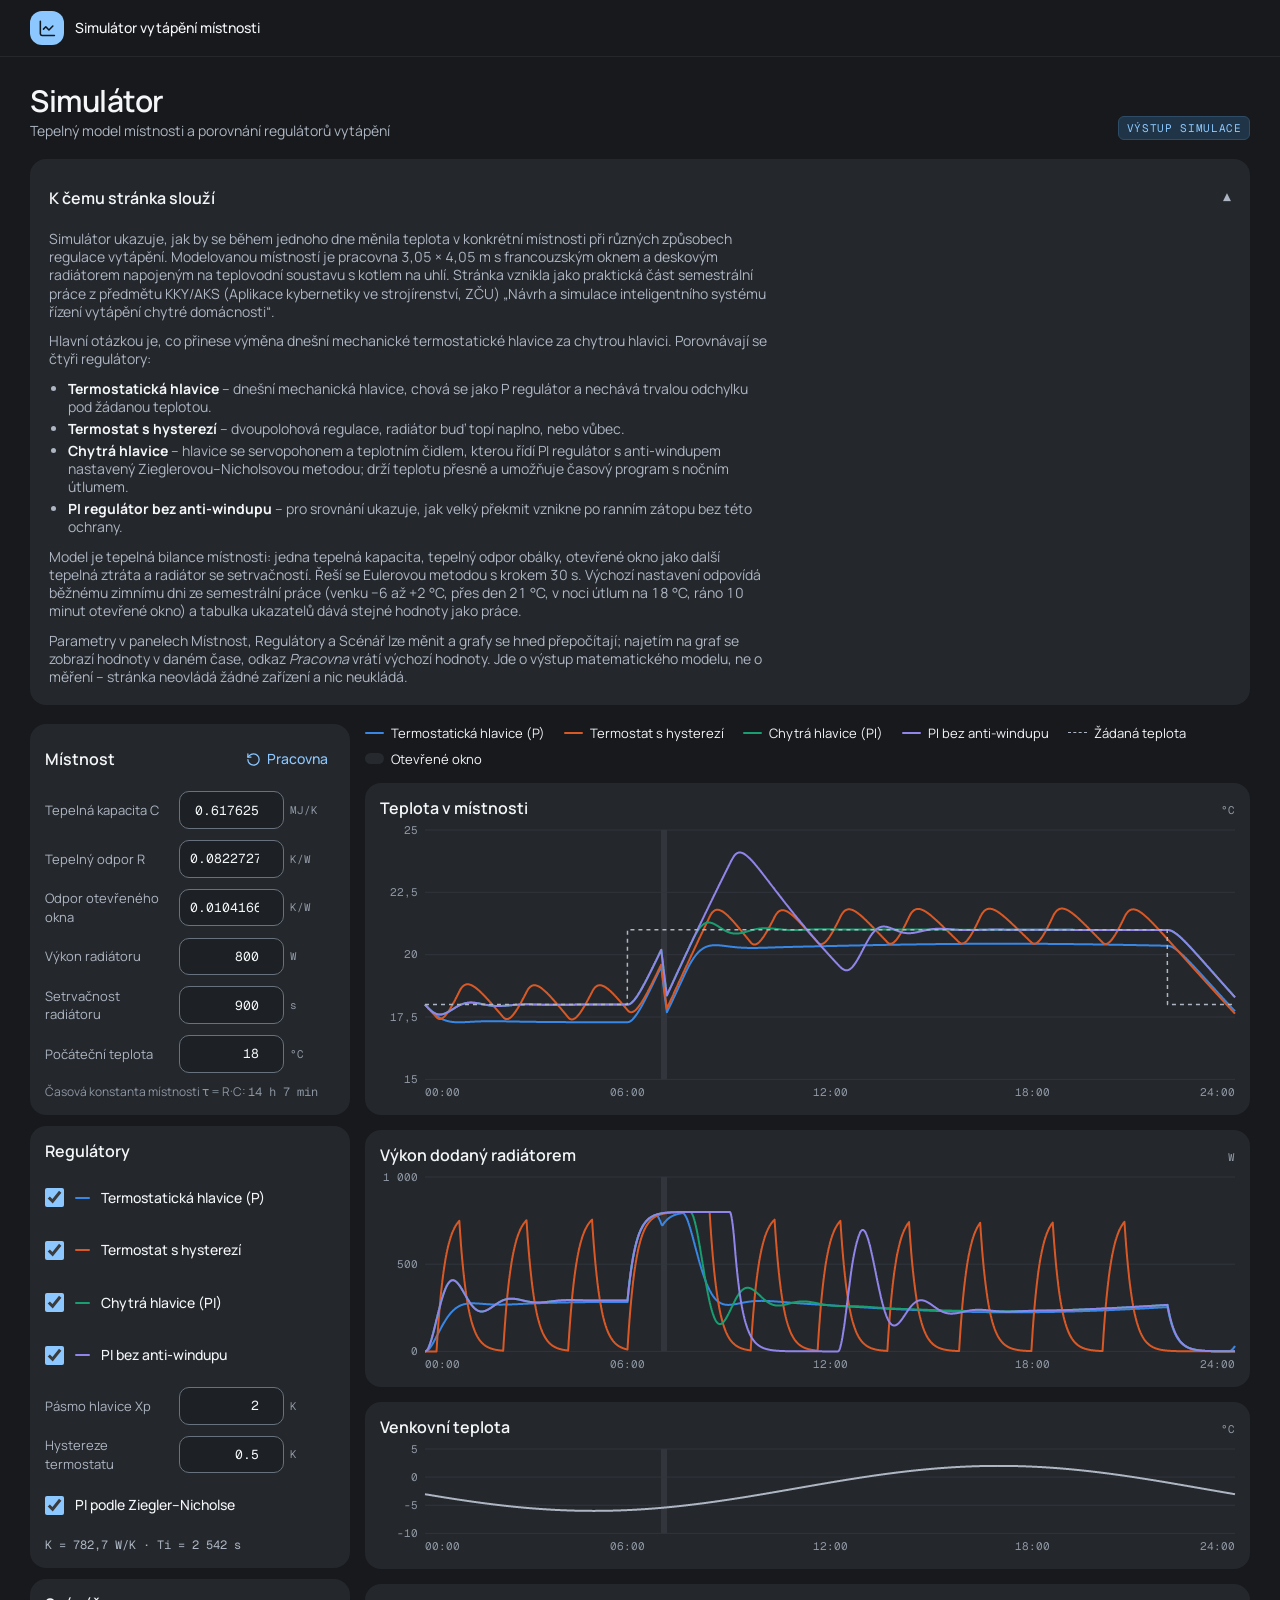
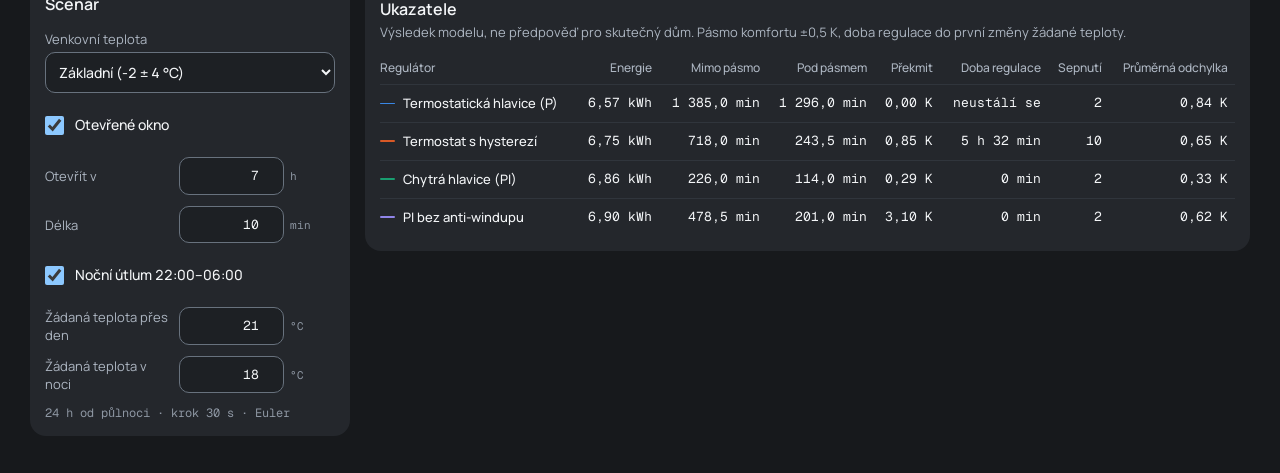
<file: test/simulator/index.html>
<!doctype html>
<html lang="cs">
	<head>
		<meta charset="utf-8" />
		<meta name="viewport" content="width=device-width, initial-scale=1" />
		<meta name="color-scheme" content="dark" />
		<meta name="theme-color" content="#17191c" />
		<link href="../_app/immutable/entry/start.eOrefFwr.js" rel="modulepreload">
		<link href="../_app/immutable/entry/payload.DSmR2FwN.js" rel="modulepreload">
		<link href="../_app/immutable/chunks/DclECHGd.js" rel="modulepreload">
		<link href="../_app/immutable/chunks/BYEDGK2s.js" rel="modulepreload">
		<link href="../_app/immutable/chunks/CCmzKOZL.js" rel="modulepreload">
		<link href="../_app/immutable/chunks/Bk7bdLUG.js" rel="modulepreload">
		<link href="../_app/immutable/chunks/CtB6Sc50.js" rel="modulepreload">
		<link href="../_app/immutable/chunks/SCdxGzGh.js" rel="modulepreload">
		<link href="../_app/immutable/chunks/M3FMQWRT.js" rel="modulepreload">
		<link href="../_app/immutable/entry/app.EV9lE4gA.js" rel="modulepreload">
		<link href="../_app/immutable/nodes/0.D5VnY9PW.js" rel="modulepreload">
		<link href="../_app/immutable/chunks/DK3Fl9T5.js" rel="modulepreload">
		<link href="../_app/immutable/chunks/DEt3Jf1v.js" rel="modulepreload">
		<link href="../_app/immutable/chunks/B8u5NrZc.js" rel="modulepreload">
		<link href="../_app/immutable/chunks/De6HdMi6.js" rel="modulepreload">
		<link href="../_app/immutable/chunks/B6SXEbpU.js" rel="modulepreload">
		<link href="../_app/immutable/chunks/CekqAxVS.js" rel="modulepreload">
		<link href="../_app/immutable/chunks/DD28Fmzw.js" rel="modulepreload">
		<link href="../_app/immutable/chunks/O2r99ryD.js" rel="modulepreload">
		<link href="../_app/immutable/nodes/4.Cl3q-o1r.js" rel="modulepreload">
		<!--12qhfyh--><link rel="icon" href="data:image/svg+xml,%3csvg%20xmlns='http://www.w3.org/2000/svg'%20viewBox='0%200%2024%2024'%20fill='none'%20stroke='%238cc8ff'%20stroke-width='2'%20stroke-linecap='round'%20stroke-linejoin='round'%3e%3cpath%20d='M15%2021v-8a1%201%200%200%200-1-1h-4a1%201%200%200%200-1%201v8'/%3e%3cpath%20d='M3%2010a2%202%200%200%201%20.709-1.528l7-6a2%202%200%200%201%202.582%200l7%206A2%202%200%200%201%2021%2010v9a2%202%200%200%201-2%202H5a2%202%200%200%201-2-2z'/%3e%3c/svg%3e"/><!----><!--193npg9--><!----><title>Simulátor · Doma</title>
		<link href="../_app/immutable/assets/0.Bqi_aymT.css" rel="stylesheet">
	</head>
	<body data-sveltekit-preload-data="hover">
		<div style="display: contents"><!--[--><!--[--><!--[0--><!--[--><!--[0--><a href="#main" class="sr-only z-50 rounded-md bg-accent px-4 py-3 text-label text-on-accent focus:not-sr-only focus:fixed focus:top-4 focus:left-4 focus-visible:outline-text-primary">Přeskočit na obsah</a> <header class="border-b border-surface px-4 py-3 md:px-8"><p class="mx-auto flex max-w-[1360px] items-center gap-3 text-label"><span class="flex size-9 items-center justify-center rounded-md bg-accent text-on-accent"><svg xmlns="http://www.w3.org/2000/svg" width="24" height="24" viewBox="0 0 24 24" fill="none" stroke="currentColor" stroke-width="2" stroke-linecap="round" stroke-linejoin="round" class="lucide lucide-chart-line lucide-line-chart lucide-icon size-5" aria-hidden="true"><!--[--><!----><path d="M3 3v16a2 2 0 0 0 2 2h16"><!----></path><!----><!----><path d="m19 9-5 5-4-4-3 3"><!----></path><!----><!--]--><!----></svg><!----></span> Simulátor vytápění místnosti</p></header> <main id="main" tabindex="-1" class="px-4 pt-5 pb-10 md:px-8 md:pt-7"><div class="mx-auto max-w-[1360px]"><!--[--><!--[-1--><!--[--><header class="mb-5 flex flex-wrap items-end justify-between gap-3"><div><h1 class="text-title-compact md:text-title">Simulátor</h1> <p class="mt-1 text-label font-normal text-text-secondary">Tepelný model místnosti a porovnání regulátorů vytápění</p></div> <span class="rounded-xs border border-accent-muted-border bg-accent-muted px-2 py-1 font-mono text-axis tracking-[0.06em] text-accent">VÝSTUP SIMULACE</span></header> <details open="" class="group mb-5 rounded-xl bg-surface p-[18px] md:p-5"><summary class="flex min-h-11 cursor-pointer list-none items-center justify-between gap-3 text-heading [&amp;::-webkit-details-marker]:hidden">K čemu stránka slouží <span aria-hidden="true" class="text-text-secondary transition-transform group-open:rotate-180">▾</span></summary> <div class="mt-3 grid max-w-[80ch] gap-3 text-label font-normal text-text-secondary"><p>Simulátor ukazuje, jak by se během jednoho dne měnila teplota v konkrétní místnosti při
			různých způsobech regulace vytápění. Modelovanou místností je pracovna 3,05 × 4,05 m s
			francouzským oknem a deskovým radiátorem napojeným na teplovodní soustavu s kotlem na uhlí.
			Stránka vznikla jako praktická část semestrální práce z předmětu KKY/AKS (Aplikace kybernetiky
			ve strojírenství, ZČU) „Návrh a simulace inteligentního systému řízení vytápění chytré
			domácnosti“.</p> <p>Hlavní otázkou je, co přinese výměna dnešní mechanické termostatické hlavice za chytrou
			hlavici. Porovnávají se čtyři regulátory:</p> <ul class="grid list-disc gap-1 pl-5"><li><strong class="text-text-primary">Termostatická hlavice</strong> – dnešní mechanická hlavice,
				chová se jako P regulátor a nechává trvalou odchylku pod žádanou teplotou.</li> <li><strong class="text-text-primary">Termostat s hysterezí</strong> – dvoupolohová regulace, radiátor
				buď topí naplno, nebo vůbec.</li> <li><strong class="text-text-primary">Chytrá hlavice</strong> – hlavice se servopohonem a teplotním
				čidlem, kterou řídí PI regulátor s anti-windupem nastavený Zieglerovou–Nicholsovou metodou; drží
				teplotu přesně a umožňuje časový program s nočním útlumem.</li> <li><strong class="text-text-primary">PI regulátor bez anti-windupu</strong> – pro srovnání ukazuje,
				jak velký překmit vznikne po ranním zátopu bez této ochrany.</li></ul> <p>Model je tepelná bilance místnosti: jedna tepelná kapacita, tepelný odpor obálky, otevřené
			okno jako další tepelná ztráta a radiátor se setrvačností. Řeší se Eulerovou metodou s krokem
			30 s. Výchozí nastavení odpovídá běžnému zimnímu dni ze semestrální práce (venku −6 až +2 °C,
			přes den 21 °C, v noci útlum na 18 °C, ráno 10 minut otevřené okno) a tabulka ukazatelů dává
			stejné hodnoty jako práce.</p> <p>Parametry v panelech Místnost, Regulátory a Scénář lze měnit a grafy se hned přepočítají;
			najetím na graf se zobrazí hodnoty v daném čase, odkaz <em>Pracovna</em> vrátí výchozí hodnoty.
			Jde o výstup matematického modelu, ne o měření – stránka neovládá žádné zařízení a nic neukládá.</p></div></details><!----> <div class="grid grid-cols-1 gap-4 lg:grid-cols-[320px_minmax(0,1fr)]"><div class="flex flex-col gap-3"><section aria-labelledby="sim-room" class="flex flex-col gap-3 rounded-xl bg-surface p-4"><header class="flex items-center justify-between gap-3"><h2 id="sim-room" class="text-heading">Místnost</h2> <button type="button" class="flex min-h-11 items-center gap-1.5 rounded-md px-2 text-label text-accent hover:bg-accent-muted"><svg xmlns="http://www.w3.org/2000/svg" width="24" height="24" viewBox="0 0 24 24" fill="none" stroke="currentColor" stroke-width="2" stroke-linecap="round" stroke-linejoin="round" class="lucide lucide-rotate-ccw lucide-icon size-4" aria-hidden="true"><!--[--><!----><path d="M3 12a9 9 0 1 0 9-9 9.75 9.75 0 0 0-6.74 2.74L3 8"><!----></path><!----><!----><path d="M3 3v5h5"><!----></path><!----><!--]--><!----></svg><!----> Pracovna</button></header> <!--$s1--><div class="grid grid-cols-[1fr_auto] items-center gap-x-3 gap-y-1"><label for="s1" class="text-caption text-text-secondary">Tepelná kapacita C</label> <span class="flex items-center gap-1.5"><input id="s1" type="number" value="0.617625" step="0.01" min="0.01" class="h-10 w-28 rounded-sm border border-border-strong bg-surface-sunken px-2.5 text-right font-mono text-caption tabular-nums disabled:text-text-disabled"/> <span class="w-12 font-mono text-axis text-text-tertiary">MJ/K</span></span></div><!----> <!--$s2--><div class="grid grid-cols-[1fr_auto] items-center gap-x-3 gap-y-1"><label for="s2" class="text-caption text-text-secondary">Tepelný odpor R</label> <span class="flex items-center gap-1.5"><input id="s2" type="number" value="0.08227270109504965" step="0.001" min="0.001" class="h-10 w-28 rounded-sm border border-border-strong bg-surface-sunken px-2.5 text-right font-mono text-caption tabular-nums disabled:text-text-disabled"/> <span class="w-12 font-mono text-axis text-text-tertiary">K/W</span></span></div><!----> <!--$s3--><div class="grid grid-cols-[1fr_auto] items-center gap-x-3 gap-y-1"><label for="s3" class="text-caption text-text-secondary">Odpor otevřeného okna</label> <span class="flex items-center gap-1.5"><input id="s3" type="number" value="0.010416666666666666" step="0.001" min="0.001" class="h-10 w-28 rounded-sm border border-border-strong bg-surface-sunken px-2.5 text-right font-mono text-caption tabular-nums disabled:text-text-disabled"/> <span class="w-12 font-mono text-axis text-text-tertiary">K/W</span></span></div><!----> <!--$s4--><div class="grid grid-cols-[1fr_auto] items-center gap-x-3 gap-y-1"><label for="s4" class="text-caption text-text-secondary">Výkon radiátoru</label> <span class="flex items-center gap-1.5"><input id="s4" type="number" value="800" step="50" min="50" class="h-10 w-28 rounded-sm border border-border-strong bg-surface-sunken px-2.5 text-right font-mono text-caption tabular-nums disabled:text-text-disabled"/> <span class="w-12 font-mono text-axis text-text-tertiary">W</span></span></div><!----> <!--$s5--><div class="grid grid-cols-[1fr_auto] items-center gap-x-3 gap-y-1"><label for="s5" class="text-caption text-text-secondary">Setrvačnost radiátoru</label> <span class="flex items-center gap-1.5"><input id="s5" type="number" value="900" step="60" min="0" class="h-10 w-28 rounded-sm border border-border-strong bg-surface-sunken px-2.5 text-right font-mono text-caption tabular-nums disabled:text-text-disabled"/> <span class="w-12 font-mono text-axis text-text-tertiary">s</span></span></div><!----> <!--$s6--><div class="grid grid-cols-[1fr_auto] items-center gap-x-3 gap-y-1"><label for="s6" class="text-caption text-text-secondary">Počáteční teplota</label> <span class="flex items-center gap-1.5"><input id="s6" type="number" value="18" step="0.5" class="h-10 w-28 rounded-sm border border-border-strong bg-surface-sunken px-2.5 text-right font-mono text-caption tabular-nums disabled:text-text-disabled"/> <span class="w-12 font-mono text-axis text-text-tertiary">°C</span></span></div><!----> <p class="text-micro font-normal text-text-tertiary">Časová konstanta místnosti τ = R·C: <span class="font-mono">14 h 7 min</span></p> <!--[-1--><!--]--></section> <fieldset class="flex flex-col gap-3 rounded-xl bg-surface p-4"><legend class="float-left mb-1 text-heading">Regulátory</legend> <!--[--><label class="flex min-h-11 cursor-pointer items-center gap-3 text-label"><input type="checkbox" checked="" class="size-5 flex-none accent-accent"/> <span class="h-0.5 w-4 flex-none rounded-full bg-series-1"></span> Termostatická hlavice (P)</label><label class="flex min-h-11 cursor-pointer items-center gap-3 text-label"><input type="checkbox" checked="" class="size-5 flex-none accent-accent"/> <span class="h-0.5 w-4 flex-none rounded-full bg-series-2"></span> Termostat s hysterezí</label><label class="flex min-h-11 cursor-pointer items-center gap-3 text-label"><input type="checkbox" checked="" class="size-5 flex-none accent-accent"/> <span class="h-0.5 w-4 flex-none rounded-full bg-series-3"></span> Chytrá hlavice (PI)</label><label class="flex min-h-11 cursor-pointer items-center gap-3 text-label"><input type="checkbox" checked="" class="size-5 flex-none accent-accent"/> <span class="h-0.5 w-4 flex-none rounded-full bg-series-4"></span> PI bez anti-windupu</label><!--]--> <!--$s7--><div class="grid grid-cols-[1fr_auto] items-center gap-x-3 gap-y-1"><label for="s7" class="text-caption text-text-secondary">Pásmo hlavice Xp</label> <span class="flex items-center gap-1.5"><input id="s7" type="number" value="2" step="0.5" min="0.5" class="h-10 w-28 rounded-sm border border-border-strong bg-surface-sunken px-2.5 text-right font-mono text-caption tabular-nums disabled:text-text-disabled"/> <span class="w-12 font-mono text-axis text-text-tertiary">K</span></span></div><!----> <!--$s8--><div class="grid grid-cols-[1fr_auto] items-center gap-x-3 gap-y-1"><label for="s8" class="text-caption text-text-secondary">Hystereze termostatu</label> <span class="flex items-center gap-1.5"><input id="s8" type="number" value="0.5" step="0.05" min="0.05" class="h-10 w-28 rounded-sm border border-border-strong bg-surface-sunken px-2.5 text-right font-mono text-caption tabular-nums disabled:text-text-disabled"/> <span class="w-12 font-mono text-axis text-text-tertiary">K</span></span></div><!----> <label class="flex min-h-11 cursor-pointer items-center gap-3 text-label"><input type="checkbox" checked="" class="size-5 flex-none accent-accent"/> PI podle Ziegler–Nicholse</label> <!--[0--><p class="font-mono text-micro font-normal text-text-secondary"><!--[0-->K = 782,7 W/K · Ti = 2 542 s<!--]--></p><!--]--> <!--[-1--><!--]--></fieldset> <fieldset class="flex flex-col gap-3 rounded-xl bg-surface p-4"><legend class="float-left mb-1 text-heading">Scénář</legend> <label class="grid gap-1 text-caption text-text-secondary">Venkovní teplota <select class="h-11 rounded-sm border border-border-strong bg-surface-sunken px-2.5 text-label text-text-primary"><!--[--><option value="base" selected="">Základní (-2 ± 4 °C)</option><option value="frost">Mrazivý (-12 ± 3 °C)</option><option value="custom">Vlastní</option><!--]--></select></label> <!--[-1--><!--]--> <label class="flex min-h-11 cursor-pointer items-center gap-3 text-label"><input type="checkbox" checked="" class="size-5 flex-none accent-accent"/> Otevřené okno</label> <!--[0--><!--$s9--><div class="grid grid-cols-[1fr_auto] items-center gap-x-3 gap-y-1"><label for="s9" class="text-caption text-text-secondary">Otevřít v</label> <span class="flex items-center gap-1.5"><input id="s9" type="number" value="7" step="0.5" min="0" max="23.5" class="h-10 w-28 rounded-sm border border-border-strong bg-surface-sunken px-2.5 text-right font-mono text-caption tabular-nums disabled:text-text-disabled"/> <span class="w-12 font-mono text-axis text-text-tertiary">h</span></span></div><!----> <!--$s10--><div class="grid grid-cols-[1fr_auto] items-center gap-x-3 gap-y-1"><label for="s10" class="text-caption text-text-secondary">Délka</label> <span class="flex items-center gap-1.5"><input id="s10" type="number" value="10" step="5" min="5" class="h-10 w-28 rounded-sm border border-border-strong bg-surface-sunken px-2.5 text-right font-mono text-caption tabular-nums disabled:text-text-disabled"/> <span class="w-12 font-mono text-axis text-text-tertiary">min</span></span></div><!----><!--]--> <label class="flex min-h-11 cursor-pointer items-center gap-3 text-label"><input type="checkbox" checked="" class="size-5 flex-none accent-accent"/> Noční útlum 22:00–06:00</label> <!--$s11--><div class="grid grid-cols-[1fr_auto] items-center gap-x-3 gap-y-1"><label for="s11" class="text-caption text-text-secondary">Žádaná teplota přes den</label> <span class="flex items-center gap-1.5"><input id="s11" type="number" value="21" step="0.5" class="h-10 w-28 rounded-sm border border-border-strong bg-surface-sunken px-2.5 text-right font-mono text-caption tabular-nums disabled:text-text-disabled"/> <span class="w-12 font-mono text-axis text-text-tertiary">°C</span></span></div><!----> <!--[0--><!--$s12--><div class="grid grid-cols-[1fr_auto] items-center gap-x-3 gap-y-1"><label for="s12" class="text-caption text-text-secondary">Žádaná teplota v noci</label> <span class="flex items-center gap-1.5"><input id="s12" type="number" value="18" step="0.5" class="h-10 w-28 rounded-sm border border-border-strong bg-surface-sunken px-2.5 text-right font-mono text-caption tabular-nums disabled:text-text-disabled"/> <span class="w-12 font-mono text-axis text-text-tertiary">°C</span></span></div><!--]--> <p class="font-mono text-micro font-normal text-text-tertiary">24 h od půlnoci · krok 30 s · Euler</p></fieldset></div><!----> <div class="flex min-w-0 flex-col gap-4"><!--[0--><ul class="flex flex-wrap gap-x-5 gap-y-2 text-caption" aria-label="Legenda"><!--[--><li class="flex items-center gap-2"><span class="w-5 flex-none h-0.5 rounded-full bg-series-1"></span> Termostatická hlavice (P)</li><li class="flex items-center gap-2"><span class="w-5 flex-none h-0.5 rounded-full bg-series-2"></span> Termostat s hysterezí</li><li class="flex items-center gap-2"><span class="w-5 flex-none h-0.5 rounded-full bg-series-3"></span> Chytrá hlavice (PI)</li><li class="flex items-center gap-2"><span class="w-5 flex-none h-0.5 rounded-full bg-series-4"></span> PI bez anti-windupu</li><li class="flex items-center gap-2"><span class="w-5 flex-none border-t-[1.5px] border-dashed border-text-secondary"></span> Žádaná teplota</li><!--]--> <!--[0--><li class="flex items-center gap-2"><span class="h-3 w-5 flex-none rounded-xs bg-text-secondary/10"></span> Otevřené okno</li><!--]--></ul> <figure class="rounded-xl bg-surface p-4"><figcaption class="mb-3 flex items-baseline justify-between gap-3"><span class="text-heading">Teplota v místnosti</span> <span class="font-mono text-axis text-text-tertiary">°C</span></figcaption> <div class="grid grid-cols-[auto_1fr] grid-rows-[minmax(0,1fr)_auto] gap-x-2 h-64 md:h-72"><div class="relative w-10" aria-hidden="true"><!--[--><span class="absolute right-0 -translate-y-1/2 font-mono text-axis text-text-tertiary tabular-nums" style="top: 100%;">15</span><span class="absolute right-0 -translate-y-1/2 font-mono text-axis text-text-tertiary tabular-nums" style="top: 75%;">17,5</span><span class="absolute right-0 -translate-y-1/2 font-mono text-axis text-text-tertiary tabular-nums" style="top: 50%;">20</span><span class="absolute right-0 -translate-y-1/2 font-mono text-axis text-text-tertiary tabular-nums" style="top: 25%;">22,5</span><span class="absolute right-0 -translate-y-1/2 font-mono text-axis text-text-tertiary tabular-nums" style="top: 0%;">25</span><!--]--></div> <div role="slider" tabindex="0" aria-label="Teplota v místnosti, posun v čase šipkami" aria-valuemin="0" aria-valuemax="2880" aria-valuenow="0" aria-valuetext="Bez výběru" class="relative touch-none rounded-xs"><!--[--><span class="absolute inset-y-0 bg-text-secondary/10" style="left: 29.166666666666668%; width: 0.6944444444444456%;"></span><!--]--> <svg viewBox="0 0 1000 300" preserveAspectRatio="none" class="absolute inset-0 size-full overflow-visible" aria-hidden="true"><!--[--><line x1="0" x2="1000" y1="300" y2="300" class="stroke-border-subtle" vector-effect="non-scaling-stroke"></line><line x1="0" x2="1000" y1="225" y2="225" class="stroke-border-subtle" vector-effect="non-scaling-stroke"></line><line x1="0" x2="1000" y1="150" y2="150" class="stroke-border-subtle" vector-effect="non-scaling-stroke"></line><line x1="0" x2="1000" y1="75" y2="75" class="stroke-border-subtle" vector-effect="non-scaling-stroke"></line><line x1="0" x2="1000" y1="0" y2="0" class="stroke-border-subtle" vector-effect="non-scaling-stroke"></line><!--]--><!--[--><polyline points="0.0,210.00 0.3,210.37 0.7,210.75 1.0,211.12 1.4,211.49 1.7,211.86 2.1,212.23 2.4,212.60 2.8,212.97 3.1,213.33 3.5,213.70 3.8,214.06 4.2,214.42 4.5,214.77 4.9,215.13 5.2,215.48 5.6,215.83 5.9,216.18 6.3,216.52 6.6,216.86 6.9,217.20 7.3,217.53 7.6,217.87 8.0,218.19 8.3,218.52 8.7,218.84 9.0,219.15 9.4,219.46 9.7,219.77 10.1,220.07 10.4,220.37 10.8,220.67 11.1,220.96 11.5,221.25 11.8,221.53 12.2,221.81 12.5,222.08 12.8,222.35 13.2,222.62 13.5,222.88 13.9,223.13 14.2,223.39 14.6,223.63 14.9,223.87 15.3,224.11 15.6,224.35 16.0,224.57 16.3,224.80 16.7,225.02 17.0,225.23 17.4,225.44 17.7,225.65 18.1,225.85 18.4,226.05 18.8,226.24 19.1,226.43 19.4,226.61 19.8,226.79 20.1,226.97 20.5,227.14 20.8,227.31 21.2,227.47 21.5,227.63 21.9,227.78 22.2,227.93 22.6,228.08 22.9,228.22 23.3,228.36 23.6,228.49 24.0,228.62 24.3,228.75 24.7,228.87 25.0,228.99 25.3,229.10 25.7,229.21 26.0,229.32 26.4,229.42 26.7,229.52 27.1,229.62 27.4,229.71 27.8,229.80 28.1,229.89 28.5,229.98 28.8,230.06 29.2,230.13 29.5,230.21 29.9,230.28 30.2,230.35 30.6,230.41 30.9,230.48 31.3,230.54 31.6,230.59 31.9,230.65 32.3,230.70 32.6,230.75 33.0,230.80 33.3,230.84 33.7,230.88 34.0,230.92 34.4,230.96 34.7,231.00 35.1,231.03 35.4,231.06 35.8,231.09 36.1,231.12 36.5,231.14 36.8,231.17 37.2,231.19 37.5,231.21 37.8,231.23 38.2,231.24 38.5,231.26 38.9,231.27 39.2,231.28 39.6,231.29 39.9,231.30 40.3,231.31 40.6,231.31 41.0,231.32 41.3,231.32 41.7,231.32 42.0,231.32 42.4,231.32 42.7,231.32 43.1,231.32 43.4,231.31 43.8,231.31 44.1,231.30 44.4,231.30 44.8,231.29 45.1,231.28 45.5,231.27 45.8,231.26 46.2,231.25 46.5,231.24 46.9,231.23 47.2,231.22 47.6,231.21 47.9,231.19 48.3,231.18 48.6,231.17 49.0,231.15 49.3,231.14 49.7,231.12 50.0,231.11 50.3,231.09 50.7,231.07 51.0,231.06 51.4,231.04 51.7,231.02 52.1,231.00 52.4,230.99 52.8,230.97 53.1,230.95 53.5,230.93 53.8,230.91 54.2,230.90 54.5,230.88 54.9,230.86 55.2,230.84 55.6,230.82 55.9,230.80 56.3,230.79 56.6,230.77 56.9,230.75 57.3,230.73 57.6,230.71 58.0,230.69 58.3,230.68 58.7,230.66 59.0,230.64 59.4,230.62 59.7,230.61 60.1,230.59 60.4,230.57 60.8,230.55 61.1,230.54 61.5,230.52 61.8,230.50 62.2,230.49 62.5,230.47 62.8,230.46 63.2,230.44 63.5,230.43 63.9,230.41 64.2,230.40 64.6,230.38 64.9,230.37 65.3,230.35 65.6,230.34 66.0,230.33 66.3,230.31 66.7,230.30 67.0,230.29 67.4,230.28 67.7,230.26 68.1,230.25 68.4,230.24 68.8,230.23 69.1,230.22 69.4,230.21 69.8,230.20 70.1,230.19 70.5,230.18 70.8,230.17 71.2,230.16 71.5,230.15 71.9,230.15 72.2,230.14 72.6,230.13 72.9,230.12 73.3,230.11 73.6,230.11 74.0,230.10 74.3,230.10 74.7,230.09 75.0,230.08 75.3,230.08 75.7,230.07 76.0,230.07 76.4,230.06 76.7,230.06 77.1,230.06 77.4,230.05 77.8,230.05 78.1,230.05 78.5,230.04 78.8,230.04 79.2,230.04 79.5,230.04 79.9,230.03 80.2,230.03 80.6,230.03 80.9,230.03 81.3,230.03 81.6,230.03 81.9,230.03 82.3,230.03 82.6,230.03 83.0,230.03 83.3,230.03 83.7,230.03 84.0,230.03 84.4,230.03 84.7,230.03 85.1,230.03 85.4,230.03 85.8,230.03 86.1,230.04 86.5,230.04 86.8,230.04 87.2,230.04 87.5,230.05 87.8,230.05 88.2,230.05 88.5,230.05 88.9,230.06 89.2,230.06 89.6,230.07 89.9,230.07 90.3,230.07 90.6,230.08 91.0,230.08 91.3,230.08 91.7,230.09 92.0,230.09 92.4,230.10 92.7,230.10 93.1,230.11 93.4,230.11 93.8,230.12 94.1,230.12 94.4,230.13 94.8,230.13 95.1,230.14 95.5,230.14 95.8,230.15 96.2,230.15 96.5,230.16 96.9,230.16 97.2,230.17 97.6,230.18 97.9,230.18 98.3,230.19 98.6,230.19 99.0,230.20 99.3,230.21 99.7,230.21 100.0,230.22 100.3,230.22 100.7,230.23 101.0,230.24 101.4,230.24 101.7,230.25 102.1,230.26 102.4,230.26 102.8,230.27 103.1,230.27 103.5,230.28 103.8,230.29 104.2,230.29 104.5,230.30 104.9,230.31 105.2,230.31 105.6,230.32 105.9,230.33 106.3,230.33 106.6,230.34 106.9,230.35 107.3,230.35 107.6,230.36 108.0,230.37 108.3,230.37 108.7,230.38 109.0,230.39 109.4,230.39 109.7,230.40 110.1,230.40 110.4,230.41 110.8,230.42 111.1,230.42 111.5,230.43 111.8,230.44 112.2,230.44 112.5,230.45 112.8,230.46 113.2,230.46 113.5,230.47 113.9,230.48 114.2,230.48 114.6,230.49 114.9,230.49 115.3,230.50 115.6,230.51 116.0,230.51 116.3,230.52 116.7,230.52 117.0,230.53 117.4,230.54 117.7,230.54 118.1,230.55 118.4,230.55 118.8,230.56 119.1,230.57 119.4,230.57 119.8,230.58 120.1,230.58 120.5,230.59 120.8,230.60 121.2,230.60 121.5,230.61 121.9,230.61 122.2,230.62 122.6,230.62 122.9,230.63 123.3,230.63 123.6,230.64 124.0,230.65 124.3,230.65 124.7,230.66 125.0,230.66 125.3,230.67 125.7,230.67 126.0,230.68 126.4,230.68 126.7,230.69 127.1,230.69 127.4,230.70 127.8,230.70 128.1,230.71 128.5,230.71 128.8,230.72 129.2,230.72 129.5,230.73 129.9,230.73 130.2,230.74 130.6,230.74 130.9,230.75 131.3,230.75 131.6,230.75 131.9,230.76 132.3,230.76 132.6,230.77 133.0,230.77 133.3,230.78 133.7,230.78 134.0,230.79 134.4,230.79 134.7,230.79 135.1,230.80 135.4,230.80 135.8,230.81 136.1,230.81 136.5,230.82 136.8,230.82 137.2,230.82 137.5,230.83 137.8,230.83 138.2,230.84 138.5,230.84 138.9,230.84 139.2,230.85 139.6,230.85 139.9,230.86 140.3,230.86 140.6,230.86 141.0,230.87 141.3,230.87 141.7,230.87 142.0,230.88 142.4,230.88 142.7,230.89 143.1,230.89 143.4,230.89 143.8,230.90 144.1,230.90 144.4,230.90 144.8,230.91 145.1,230.91 145.5,230.91 145.8,230.92 146.2,230.92 146.5,230.92 146.9,230.93 147.2,230.93 147.6,230.93 147.9,230.94 148.3,230.94 148.6,230.94 149.0,230.95 149.3,230.95 149.7,230.95 150.0,230.96 150.3,230.96 150.7,230.96 151.0,230.97 151.4,230.97 151.7,230.97 152.1,230.97 152.4,230.98 152.8,230.98 153.1,230.98 153.5,230.99 153.8,230.99 154.2,230.99 154.5,230.99 154.9,231.00 155.2,231.00 155.6,231.00 155.9,231.01 156.3,231.01 156.6,231.01 156.9,231.01 157.3,231.02 157.6,231.02 158.0,231.02 158.3,231.02 158.7,231.03 159.0,231.03 159.4,231.03 159.7,231.04 160.1,231.04 160.4,231.04 160.8,231.04 161.1,231.05 161.5,231.05 161.8,231.05 162.2,231.05 162.5,231.06 162.8,231.06 163.2,231.06 163.5,231.06 163.9,231.06 164.2,231.07 164.6,231.07 164.9,231.07 165.3,231.07 165.6,231.08 166.0,231.08 166.3,231.08 166.7,231.08 167.0,231.09 167.4,231.09 167.7,231.09 168.1,231.09 168.4,231.09 168.8,231.10 169.1,231.10 169.4,231.10 169.8,231.10 170.1,231.10 170.5,231.11 170.8,231.11 171.2,231.11 171.5,231.11 171.9,231.11 172.2,231.12 172.6,231.12 172.9,231.12 173.3,231.12 173.6,231.12 174.0,231.13 174.3,231.13 174.7,231.13 175.0,231.13 175.3,231.13 175.7,231.14 176.0,231.14 176.4,231.14 176.7,231.14 177.1,231.14 177.4,231.14 177.8,231.15 178.1,231.15 178.5,231.15 178.8,231.15 179.2,231.15 179.5,231.16 179.9,231.16 180.2,231.16 180.6,231.16 180.9,231.16 181.3,231.16 181.6,231.16 181.9,231.17 182.3,231.17 182.6,231.17 183.0,231.17 183.3,231.17 183.7,231.17 184.0,231.18 184.4,231.18 184.7,231.18 185.1,231.18 185.4,231.18 185.8,231.18 186.1,231.18 186.5,231.19 186.8,231.19 187.2,231.19 187.5,231.19 187.8,231.19 188.2,231.19 188.5,231.19 188.9,231.19 189.2,231.20 189.6,231.20 189.9,231.20 190.3,231.20 190.6,231.20 191.0,231.20 191.3,231.20 191.7,231.20 192.0,231.21 192.4,231.21 192.7,231.21 193.1,231.21 193.4,231.21 193.8,231.21 194.1,231.21 194.4,231.21 194.8,231.21 195.1,231.21 195.5,231.22 195.8,231.22 196.2,231.22 196.5,231.22 196.9,231.22 197.2,231.22 197.6,231.22 197.9,231.22 198.3,231.22 198.6,231.22 199.0,231.22 199.3,231.23 199.7,231.23 200.0,231.23 200.3,231.23 200.7,231.23 201.0,231.23 201.4,231.23 201.7,231.23 202.1,231.23 202.4,231.23 202.8,231.23 203.1,231.23 203.5,231.23 203.8,231.23 204.2,231.23 204.5,231.24 204.9,231.24 205.2,231.24 205.6,231.24 205.9,231.24 206.3,231.24 206.6,231.24 206.9,231.24 207.3,231.24 207.6,231.24 208.0,231.24 208.3,231.24 208.7,231.24 209.0,231.24 209.4,231.24 209.7,231.24 210.1,231.24 210.4,231.24 210.8,231.24 211.1,231.24 211.5,231.24 211.8,231.24 212.2,231.24 212.5,231.24 212.8,231.24 213.2,231.24 213.5,231.24 213.9,231.24 214.2,231.24 214.6,231.24 214.9,231.24 215.3,231.24 215.6,231.24 216.0,231.24 216.3,231.24 216.7,231.24 217.0,231.24 217.4,231.24 217.7,231.24 218.1,231.24 218.4,231.24 218.8,231.24 219.1,231.24 219.4,231.24 219.8,231.24 220.1,231.24 220.5,231.24 220.8,231.24 221.2,231.24 221.5,231.24 221.9,231.24 222.2,231.24 222.6,231.24 222.9,231.24 223.3,231.24 223.6,231.24 224.0,231.24 224.3,231.24 224.7,231.24 225.0,231.24 225.3,231.24 225.7,231.24 226.0,231.24 226.4,231.24 226.7,231.24 227.1,231.23 227.4,231.23 227.8,231.23 228.1,231.23 228.5,231.23 228.8,231.23 229.2,231.23 229.5,231.23 229.9,231.23 230.2,231.23 230.6,231.23 230.9,231.23 231.3,231.23 231.6,231.23 231.9,231.23 232.3,231.22 232.6,231.22 233.0,231.22 233.3,231.22 233.7,231.22 234.0,231.22 234.4,231.22 234.7,231.22 235.1,231.22 235.4,231.22 235.8,231.22 236.1,231.21 236.5,231.21 236.8,231.21 237.2,231.21 237.5,231.21 237.8,231.21 238.2,231.21 238.5,231.21 238.9,231.21 239.2,231.21 239.6,231.20 239.9,231.20 240.3,231.20 240.6,231.20 241.0,231.20 241.3,231.20 241.7,231.20 242.0,231.20 242.4,231.19 242.7,231.19 243.1,231.19 243.4,231.19 243.8,231.19 244.1,231.19 244.4,231.19 244.8,231.18 245.1,231.18 245.5,231.18 245.8,231.18 246.2,231.18 246.5,231.18 246.9,231.18 247.2,231.17 247.6,231.17 247.9,231.17 248.3,231.17 248.6,231.17 249.0,231.17 249.3,231.17 249.7,231.16 250.0,231.16 250.3,231.16 250.7,231.13 251.0,231.08 251.4,231.01 251.7,230.91 252.1,230.79 252.4,230.65 252.8,230.49 253.1,230.31 253.5,230.11 253.8,229.89 254.2,229.65 254.5,229.40 254.9,229.13 255.2,228.85 255.6,228.54 255.9,228.23 256.3,227.90 256.6,227.55 256.9,227.19 257.3,226.82 257.6,226.44 258.0,226.04 258.3,225.63 258.7,225.22 259.0,224.79 259.4,224.34 259.7,223.89 260.1,223.43 260.4,222.96 260.8,222.48 261.1,221.99 261.5,221.50 261.8,220.99 262.2,220.48 262.5,219.96 262.8,219.43 263.2,218.90 263.5,218.35 263.9,217.80 264.2,217.25 264.6,216.69 264.9,216.12 265.3,215.55 265.6,214.97 266.0,214.38 266.3,213.79 266.7,213.20 267.0,212.60 267.4,212.00 267.7,211.39 268.1,210.78 268.4,210.16 268.8,209.54 269.1,208.91 269.4,208.29 269.8,207.65 270.1,207.02 270.5,206.38 270.8,205.74 271.2,205.09 271.5,204.45 271.9,203.79 272.2,203.14 272.6,202.49 272.9,201.83 273.3,201.17 273.6,200.50 274.0,199.84 274.3,199.17 274.7,198.50 275.0,197.83 275.3,197.15 275.7,196.48 276.0,195.80 276.4,195.12 276.7,194.44 277.1,193.76 277.4,193.07 277.8,192.39 278.1,191.70 278.5,191.01 278.8,190.32 279.2,189.63 279.5,188.94 279.9,188.25 280.2,187.55 280.6,186.86 280.9,186.16 281.3,185.46 281.6,184.77 281.9,184.07 282.3,183.37 282.6,182.67 283.0,181.97 283.3,181.27 283.7,180.56 284.0,179.86 284.4,179.16 284.7,178.45 285.1,177.75 285.4,177.05 285.8,176.34 286.1,175.64 286.5,174.94 286.8,174.24 287.2,173.55 287.5,172.86 287.8,172.17 288.2,171.49 288.5,170.80 288.9,170.13 289.2,169.46 289.6,168.79 289.9,168.13 290.3,167.47 290.6,166.82 291.0,166.18 291.3,165.54 291.7,164.91 292.0,167.77 292.4,170.63 292.7,173.48 293.1,176.31 293.4,179.13 293.8,181.93 294.1,184.71 294.4,187.48 294.8,190.22 295.1,192.95 295.5,195.66 295.8,198.35 296.2,201.02 296.5,203.68 296.9,206.32 297.2,208.94 297.6,211.54 297.9,214.12 298.3,216.69 298.6,219.25 299.0,218.56 299.3,217.86 299.7,217.17 300.0,216.47 300.3,215.78 300.7,215.08 301.0,214.38 301.4,213.67 301.7,212.97 302.1,212.27 302.4,211.56 302.8,210.85 303.1,210.14 303.5,209.43 303.8,208.72 304.2,208.01 304.5,207.30 304.9,206.58 305.2,205.87 305.6,205.15 305.9,204.44 306.3,203.72 306.6,203.00 306.9,202.28 307.3,201.56 307.6,200.84 308.0,200.12 308.3,199.40 308.7,198.68 309.0,197.95 309.4,197.23 309.7,196.51 310.1,195.78 310.4,195.06 310.8,194.33 311.1,193.61 311.5,192.88 311.8,192.16 312.2,191.43 312.5,190.71 312.8,189.98 313.2,189.25 313.5,188.52 313.9,187.80 314.2,187.07 314.6,186.34 314.9,185.61 315.3,184.89 315.6,184.16 316.0,183.43 316.3,182.70 316.7,181.97 317.0,181.24 317.4,180.52 317.7,179.79 318.1,179.06 318.4,178.33 318.8,177.60 319.1,176.88 319.4,176.15 319.8,175.43 320.1,174.71 320.5,173.99 320.8,173.27 321.2,172.56 321.5,171.85 321.9,171.15 322.2,170.45 322.6,169.76 322.9,169.07 323.3,168.38 323.6,167.71 324.0,167.03 324.3,166.37 324.7,165.71 325.0,165.06 325.3,164.41 325.7,163.77 326.0,163.14 326.4,162.52 326.7,161.90 327.1,161.29 327.4,160.69 327.8,160.10 328.1,159.51 328.5,158.94 328.8,158.37 329.2,157.81 329.5,157.26 329.9,156.72 330.2,156.18 330.6,155.66 330.9,155.14 331.3,154.64 331.6,154.14 331.9,153.65 332.3,153.17 332.6,152.70 333.0,152.24 333.3,151.78 333.7,151.34 334.0,150.90 334.4,150.48 334.7,150.06 335.1,149.65 335.4,149.25 335.8,148.86 336.1,148.48 336.5,148.11 336.8,147.74 337.2,147.39 337.5,147.04 337.8,146.70 338.2,146.37 338.5,146.05 338.9,145.74 339.2,145.43 339.6,145.14 339.9,144.85 340.3,144.57 340.6,144.30 341.0,144.03 341.3,143.78 341.7,143.53 342.0,143.29 342.4,143.05 342.7,142.83 343.1,142.61 343.4,142.40 343.8,142.19 344.1,142.00 344.4,141.81 344.8,141.62 345.1,141.44 345.5,141.27 345.8,141.11 346.2,140.95 346.5,140.80 346.9,140.66 347.2,140.52 347.6,140.38 347.9,140.26 348.3,140.13 348.6,140.02 349.0,139.91 349.3,139.80 349.7,139.70 350.0,139.61 350.3,139.52 350.7,139.43 351.0,139.35 351.4,139.28 351.7,139.21 352.1,139.14 352.4,139.08 352.8,139.02 353.1,138.96 353.5,138.92 353.8,138.87 354.2,138.83 354.5,138.79 354.9,138.75 355.2,138.72 355.6,138.70 355.9,138.67 356.3,138.65 356.6,138.63 356.9,138.62 357.3,138.61 357.6,138.60 358.0,138.59 358.3,138.59 358.7,138.59 359.0,138.59 359.4,138.59 359.7,138.60 360.1,138.61 360.4,138.62 360.8,138.63 361.1,138.64 361.5,138.66 361.8,138.68 362.2,138.70 362.5,138.72 362.8,138.74 363.2,138.77 363.5,138.79 363.9,138.82 364.2,138.85 364.6,138.88 364.9,138.91 365.3,138.94 365.6,138.97 366.0,139.01 366.3,139.04 366.7,139.08 367.0,139.12 367.4,139.15 367.7,139.19 368.1,139.23 368.4,139.27 368.8,139.31 369.1,139.35 369.4,139.39 369.8,139.43 370.1,139.48 370.5,139.52 370.8,139.56 371.2,139.60 371.5,139.65 371.9,139.69 372.2,139.73 372.6,139.78 372.9,139.82 373.3,139.86 373.6,139.90 374.0,139.95 374.3,139.99 374.7,140.03 375.0,140.08 375.3,140.12 375.7,140.16 376.0,140.20 376.4,140.24 376.7,140.29 377.1,140.33 377.4,140.37 377.8,140.41 378.1,140.45 378.5,140.49 378.8,140.53 379.2,140.57 379.5,140.60 379.9,140.64 380.2,140.68 380.6,140.72 380.9,140.75 381.3,140.79 381.6,140.82 381.9,140.86 382.3,140.89 382.6,140.93 383.0,140.96 383.3,140.99 383.7,141.03 384.0,141.06 384.4,141.09 384.7,141.12 385.1,141.15 385.4,141.18 385.8,141.21 386.1,141.23 386.5,141.26 386.8,141.29 387.2,141.31 387.5,141.34 387.8,141.36 388.2,141.39 388.5,141.41 388.9,141.44 389.2,141.46 389.6,141.48 389.9,141.50 390.3,141.52 390.6,141.54 391.0,141.56 391.3,141.58 391.7,141.60 392.0,141.61 392.4,141.63 392.7,141.65 393.1,141.66 393.4,141.68 393.8,141.69 394.1,141.71 394.4,141.72 394.8,141.73 395.1,141.74 395.5,141.75 395.8,141.77 396.2,141.78 396.5,141.79 396.9,141.80 397.2,141.80 397.6,141.81 397.9,141.82 398.3,141.83 398.6,141.83 399.0,141.84 399.3,141.85 399.7,141.85 400.0,141.86 400.3,141.86 400.7,141.87 401.0,141.87 401.4,141.87 401.7,141.87 402.1,141.88 402.4,141.88 402.8,141.88 403.1,141.88 403.5,141.88 403.8,141.88 404.2,141.88 404.5,141.88 404.9,141.88 405.2,141.88 405.6,141.88 405.9,141.88 406.3,141.87 406.6,141.87 406.9,141.87 407.3,141.86 407.6,141.86 408.0,141.86 408.3,141.85 408.7,141.85 409.0,141.84 409.4,141.84 409.7,141.83 410.1,141.83 410.4,141.82 410.8,141.82 411.1,141.81 411.5,141.80 411.8,141.80 412.2,141.79 412.5,141.78 412.8,141.78 413.2,141.77 413.5,141.76 413.9,141.75 414.2,141.75 414.6,141.74 414.9,141.73 415.3,141.72 415.6,141.71 416.0,141.70 416.3,141.70 416.7,141.69 417.0,141.68 417.4,141.67 417.7,141.66 418.1,141.65 418.4,141.64 418.8,141.63 419.1,141.62 419.4,141.61 419.8,141.60 420.1,141.59 420.5,141.58 420.8,141.57 421.2,141.56 421.5,141.55 421.9,141.54 422.2,141.53 422.6,141.52 422.9,141.51 423.3,141.50 423.6,141.49 424.0,141.48 424.3,141.47 424.7,141.45 425.0,141.44 425.3,141.43 425.7,141.42 426.0,141.41 426.4,141.40 426.7,141.39 427.1,141.38 427.4,141.37 427.8,141.36 428.1,141.35 428.5,141.34 428.8,141.32 429.2,141.31 429.5,141.30 429.9,141.29 430.2,141.28 430.6,141.27 430.9,141.26 431.3,141.25 431.6,141.24 431.9,141.23 432.3,141.22 432.6,141.20 433.0,141.19 433.3,141.18 433.7,141.17 434.0,141.16 434.4,141.15 434.7,141.14 435.1,141.13 435.4,141.12 435.8,141.11 436.1,141.10 436.5,141.09 436.8,141.08 437.2,141.07 437.5,141.06 437.8,141.05 438.2,141.04 438.5,141.02 438.9,141.01 439.2,141.00 439.6,140.99 439.9,140.98 440.3,140.97 440.6,140.96 441.0,140.95 441.3,140.94 441.7,140.93 442.0,140.92 442.4,140.91 442.7,140.90 443.1,140.89 443.4,140.88 443.8,140.87 444.1,140.86 444.4,140.86 444.8,140.85 445.1,140.84 445.5,140.83 445.8,140.82 446.2,140.81 446.5,140.80 446.9,140.79 447.2,140.78 447.6,140.77 447.9,140.76 448.3,140.75 448.6,140.74 449.0,140.73 449.3,140.72 449.7,140.72 450.0,140.71 450.3,140.70 450.7,140.69 451.0,140.68 451.4,140.67 451.7,140.66 452.1,140.65 452.4,140.64 452.8,140.64 453.1,140.63 453.5,140.62 453.8,140.61 454.2,140.60 454.5,140.59 454.9,140.58 455.2,140.57 455.6,140.57 455.9,140.56 456.3,140.55 456.6,140.54 456.9,140.53 457.3,140.52 457.6,140.52 458.0,140.51 458.3,140.50 458.7,140.49 459.0,140.48 459.4,140.47 459.7,140.47 460.1,140.46 460.4,140.45 460.8,140.44 461.1,140.43 461.5,140.43 461.8,140.42 462.2,140.41 462.5,140.40 462.8,140.39 463.2,140.39 463.5,140.38 463.9,140.37 464.2,140.36 464.6,140.35 464.9,140.35 465.3,140.34 465.6,140.33 466.0,140.32 466.3,140.31 466.7,140.31 467.0,140.30 467.4,140.29 467.7,140.28 468.1,140.28 468.4,140.27 468.8,140.26 469.1,140.25 469.4,140.25 469.8,140.24 470.1,140.23 470.5,140.22 470.8,140.21 471.2,140.21 471.5,140.20 471.9,140.19 472.2,140.18 472.6,140.18 472.9,140.17 473.3,140.16 473.6,140.15 474.0,140.15 474.3,140.14 474.7,140.13 475.0,140.12 475.3,140.12 475.7,140.11 476.0,140.10 476.4,140.09 476.7,140.09 477.1,140.08 477.4,140.07 477.8,140.06 478.1,140.06 478.5,140.05 478.8,140.04 479.2,140.03 479.5,140.03 479.9,140.02 480.2,140.01 480.6,140.00 480.9,140.00 481.3,139.99 481.6,139.98 481.9,139.97 482.3,139.97 482.6,139.96 483.0,139.95 483.3,139.94 483.7,139.94 484.0,139.93 484.4,139.92 484.7,139.91 485.1,139.91 485.4,139.90 485.8,139.89 486.1,139.88 486.5,139.88 486.8,139.87 487.2,139.86 487.5,139.85 487.8,139.85 488.2,139.84 488.5,139.83 488.9,139.82 489.2,139.82 489.6,139.81 489.9,139.80 490.3,139.79 490.6,139.79 491.0,139.78 491.3,139.77 491.7,139.76 492.0,139.76 492.4,139.75 492.7,139.74 493.1,139.73 493.4,139.73 493.8,139.72 494.1,139.71 494.4,139.70 494.8,139.70 495.1,139.69 495.5,139.68 495.8,139.67 496.2,139.67 496.5,139.66 496.9,139.65 497.2,139.65 497.6,139.64 497.9,139.63 498.3,139.62 498.6,139.62 499.0,139.61 499.3,139.60 499.7,139.59 500.0,139.59 500.3,139.58 500.7,139.57 501.0,139.56 501.4,139.56 501.7,139.55 502.1,139.54 502.4,139.53 502.8,139.53 503.1,139.52 503.5,139.51 503.8,139.50 504.2,139.50 504.5,139.49 504.9,139.48 505.2,139.47 505.6,139.47 505.9,139.46 506.3,139.45 506.6,139.44 506.9,139.44 507.3,139.43 507.6,139.42 508.0,139.42 508.3,139.41 508.7,139.40 509.0,139.39 509.4,139.39 509.7,139.38 510.1,139.37 510.4,139.36 510.8,139.36 511.1,139.35 511.5,139.34 511.8,139.33 512.2,139.33 512.5,139.32 512.8,139.31 513.2,139.30 513.5,139.30 513.9,139.29 514.2,139.28 514.6,139.27 514.9,139.27 515.3,139.26 515.6,139.25 516.0,139.25 516.3,139.24 516.7,139.23 517.0,139.22 517.4,139.22 517.7,139.21 518.1,139.20 518.4,139.19 518.8,139.19 519.1,139.18 519.4,139.17 519.8,139.16 520.1,139.16 520.5,139.15 520.8,139.14 521.2,139.14 521.5,139.13 521.9,139.12 522.2,139.11 522.6,139.11 522.9,139.10 523.3,139.09 523.6,139.09 524.0,139.08 524.3,139.07 524.7,139.06 525.0,139.06 525.3,139.05 525.7,139.04 526.0,139.03 526.4,139.03 526.7,139.02 527.1,139.01 527.4,139.01 527.8,139.00 528.1,138.99 528.5,138.98 528.8,138.98 529.2,138.97 529.5,138.96 529.9,138.96 530.2,138.95 530.6,138.94 530.9,138.93 531.3,138.93 531.6,138.92 531.9,138.91 532.3,138.91 532.6,138.90 533.0,138.89 533.3,138.88 533.7,138.88 534.0,138.87 534.4,138.86 534.7,138.86 535.1,138.85 535.4,138.84 535.8,138.84 536.1,138.83 536.5,138.82 536.8,138.81 537.2,138.81 537.5,138.80 537.8,138.79 538.2,138.79 538.5,138.78 538.9,138.77 539.2,138.77 539.6,138.76 539.9,138.75 540.3,138.74 540.6,138.74 541.0,138.73 541.3,138.72 541.7,138.72 542.0,138.71 542.4,138.70 542.7,138.70 543.1,138.69 543.4,138.68 543.8,138.68 544.1,138.67 544.4,138.66 544.8,138.66 545.1,138.65 545.5,138.64 545.8,138.63 546.2,138.63 546.5,138.62 546.9,138.61 547.2,138.61 547.6,138.60 547.9,138.59 548.3,138.59 548.6,138.58 549.0,138.57 549.3,138.57 549.7,138.56 550.0,138.55 550.3,138.55 550.7,138.54 551.0,138.53 551.4,138.53 551.7,138.52 552.1,138.51 552.4,138.51 552.8,138.50 553.1,138.49 553.5,138.49 553.8,138.48 554.2,138.47 554.5,138.47 554.9,138.46 555.2,138.45 555.6,138.45 555.9,138.44 556.3,138.43 556.6,138.43 556.9,138.42 557.3,138.42 557.6,138.41 558.0,138.40 558.3,138.40 558.7,138.39 559.0,138.38 559.4,138.38 559.7,138.37 560.1,138.36 560.4,138.36 560.8,138.35 561.1,138.34 561.5,138.34 561.8,138.33 562.2,138.33 562.5,138.32 562.8,138.31 563.2,138.31 563.5,138.30 563.9,138.29 564.2,138.29 564.6,138.28 564.9,138.27 565.3,138.27 565.6,138.26 566.0,138.26 566.3,138.25 566.7,138.24 567.0,138.24 567.4,138.23 567.7,138.22 568.1,138.22 568.4,138.21 568.8,138.21 569.1,138.20 569.4,138.19 569.8,138.19 570.1,138.18 570.5,138.18 570.8,138.17 571.2,138.16 571.5,138.16 571.9,138.15 572.2,138.14 572.6,138.14 572.9,138.13 573.3,138.13 573.6,138.12 574.0,138.11 574.3,138.11 574.7,138.10 575.0,138.10 575.3,138.09 575.7,138.08 576.0,138.08 576.4,138.07 576.7,138.07 577.1,138.06 577.4,138.05 577.8,138.05 578.1,138.04 578.5,138.04 578.8,138.03 579.2,138.03 579.5,138.02 579.9,138.01 580.2,138.01 580.6,138.00 580.9,138.00 581.3,137.99 581.6,137.98 581.9,137.98 582.3,137.97 582.6,137.97 583.0,137.96 583.3,137.96 583.7,137.95 584.0,137.94 584.4,137.94 584.7,137.93 585.1,137.93 585.4,137.92 585.8,137.92 586.1,137.91 586.5,137.90 586.8,137.90 587.2,137.89 587.5,137.89 587.8,137.88 588.2,137.88 588.5,137.87 588.9,137.87 589.2,137.86 589.6,137.85 589.9,137.85 590.3,137.84 590.6,137.84 591.0,137.83 591.3,137.83 591.7,137.82 592.0,137.82 592.4,137.81 592.7,137.81 593.1,137.80 593.4,137.79 593.8,137.79 594.1,137.78 594.4,137.78 594.8,137.77 595.1,137.77 595.5,137.76 595.8,137.76 596.2,137.75 596.5,137.75 596.9,137.74 597.2,137.74 597.6,137.73 597.9,137.73 598.3,137.72 598.6,137.72 599.0,137.71 599.3,137.71 599.7,137.70 600.0,137.69 600.3,137.69 600.7,137.68 601.0,137.68 601.4,137.67 601.7,137.67 602.1,137.66 602.4,137.66 602.8,137.65 603.1,137.65 603.5,137.64 603.8,137.64 604.2,137.63 604.5,137.63 604.9,137.62 605.2,137.62 605.6,137.61 605.9,137.61 606.3,137.60 606.6,137.60 606.9,137.59 607.3,137.59 607.6,137.58 608.0,137.58 608.3,137.58 608.7,137.57 609.0,137.57 609.4,137.56 609.7,137.56 610.1,137.55 610.4,137.55 610.8,137.54 611.1,137.54 611.5,137.53 611.8,137.53 612.2,137.52 612.5,137.52 612.8,137.51 613.2,137.51 613.5,137.50 613.9,137.50 614.2,137.49 614.6,137.49 614.9,137.49 615.3,137.48 615.6,137.48 616.0,137.47 616.3,137.47 616.7,137.46 617.0,137.46 617.4,137.45 617.7,137.45 618.1,137.45 618.4,137.44 618.8,137.44 619.1,137.43 619.4,137.43 619.8,137.42 620.1,137.42 620.5,137.41 620.8,137.41 621.2,137.41 621.5,137.40 621.9,137.40 622.2,137.39 622.6,137.39 622.9,137.38 623.3,137.38 623.6,137.38 624.0,137.37 624.3,137.37 624.7,137.36 625.0,137.36 625.3,137.35 625.7,137.35 626.0,137.35 626.4,137.34 626.7,137.34 627.1,137.33 627.4,137.33 627.8,137.33 628.1,137.32 628.5,137.32 628.8,137.31 629.2,137.31 629.5,137.31 629.9,137.30 630.2,137.30 630.6,137.29 630.9,137.29 631.3,137.29 631.6,137.28 631.9,137.28 632.3,137.27 632.6,137.27 633.0,137.27 633.3,137.26 633.7,137.26 634.0,137.26 634.4,137.25 634.7,137.25 635.1,137.24 635.4,137.24 635.8,137.24 636.1,137.23 636.5,137.23 636.8,137.23 637.2,137.22 637.5,137.22 637.8,137.21 638.2,137.21 638.5,137.21 638.9,137.20 639.2,137.20 639.6,137.20 639.9,137.19 640.3,137.19 640.6,137.19 641.0,137.18 641.3,137.18 641.7,137.18 642.0,137.17 642.4,137.17 642.7,137.16 643.1,137.16 643.4,137.16 643.8,137.15 644.1,137.15 644.4,137.15 644.8,137.14 645.1,137.14 645.5,137.14 645.8,137.13 646.2,137.13 646.5,137.13 646.9,137.12 647.2,137.12 647.6,137.12 647.9,137.12 648.3,137.11 648.6,137.11 649.0,137.11 649.3,137.10 649.7,137.10 650.0,137.10 650.3,137.09 650.7,137.09 651.0,137.09 651.4,137.08 651.7,137.08 652.1,137.08 652.4,137.07 652.8,137.07 653.1,137.07 653.5,137.07 653.8,137.06 654.2,137.06 654.5,137.06 654.9,137.05 655.2,137.05 655.6,137.05 655.9,137.05 656.3,137.04 656.6,137.04 656.9,137.04 657.3,137.03 657.6,137.03 658.0,137.03 658.3,137.03 658.7,137.02 659.0,137.02 659.4,137.02 659.7,137.02 660.1,137.01 660.4,137.01 660.8,137.01 661.1,137.00 661.5,137.00 661.8,137.00 662.2,137.00 662.5,136.99 662.8,136.99 663.2,136.99 663.5,136.99 663.9,136.98 664.2,136.98 664.6,136.98 664.9,136.98 665.3,136.97 665.6,136.97 666.0,136.97 666.3,136.97 666.7,136.97 667.0,136.96 667.4,136.96 667.7,136.96 668.1,136.96 668.4,136.95 668.8,136.95 669.1,136.95 669.4,136.95 669.8,136.94 670.1,136.94 670.5,136.94 670.8,136.94 671.2,136.94 671.5,136.93 671.9,136.93 672.2,136.93 672.6,136.93 672.9,136.93 673.3,136.92 673.6,136.92 674.0,136.92 674.3,136.92 674.7,136.92 675.0,136.91 675.3,136.91 675.7,136.91 676.0,136.91 676.4,136.91 676.7,136.90 677.1,136.90 677.4,136.90 677.8,136.90 678.1,136.90 678.5,136.89 678.8,136.89 679.2,136.89 679.5,136.89 679.9,136.89 680.2,136.89 680.6,136.88 680.9,136.88 681.3,136.88 681.6,136.88 681.9,136.88 682.3,136.88 682.6,136.87 683.0,136.87 683.3,136.87 683.7,136.87 684.0,136.87 684.4,136.87 684.7,136.87 685.1,136.86 685.4,136.86 685.8,136.86 686.1,136.86 686.5,136.86 686.8,136.86 687.2,136.86 687.5,136.85 687.8,136.85 688.2,136.85 688.5,136.85 688.9,136.85 689.2,136.85 689.6,136.85 689.9,136.84 690.3,136.84 690.6,136.84 691.0,136.84 691.3,136.84 691.7,136.84 692.0,136.84 692.4,136.84 692.7,136.84 693.1,136.83 693.4,136.83 693.8,136.83 694.1,136.83 694.4,136.83 694.8,136.83 695.1,136.83 695.5,136.83 695.8,136.83 696.2,136.82 696.5,136.82 696.9,136.82 697.2,136.82 697.6,136.82 697.9,136.82 698.3,136.82 698.6,136.82 699.0,136.82 699.3,136.82 699.7,136.82 700.0,136.82 700.3,136.81 700.7,136.81 701.0,136.81 701.4,136.81 701.7,136.81 702.1,136.81 702.4,136.81 702.8,136.81 703.1,136.81 703.5,136.81 703.8,136.81 704.2,136.81 704.5,136.81 704.9,136.81 705.2,136.81 705.6,136.81 705.9,136.81 706.3,136.80 706.6,136.80 706.9,136.80 707.3,136.80 707.6,136.80 708.0,136.80 708.3,136.80 708.7,136.80 709.0,136.80 709.4,136.80 709.7,136.80 710.1,136.80 710.4,136.80 710.8,136.80 711.1,136.80 711.5,136.80 711.8,136.80 712.2,136.80 712.5,136.80 712.8,136.80 713.2,136.80 713.5,136.80 713.9,136.80 714.2,136.80 714.6,136.80 714.9,136.80 715.3,136.80 715.6,136.80 716.0,136.80 716.3,136.80 716.7,136.80 717.0,136.80 717.4,136.80 717.7,136.80 718.1,136.80 718.4,136.80 718.8,136.80 719.1,136.80 719.4,136.80 719.8,136.80 720.1,136.80 720.5,136.80 720.8,136.80 721.2,136.80 721.5,136.80 721.9,136.80 722.2,136.80 722.6,136.80 722.9,136.80 723.3,136.80 723.6,136.80 724.0,136.80 724.3,136.80 724.7,136.80 725.0,136.80 725.3,136.81 725.7,136.81 726.0,136.81 726.4,136.81 726.7,136.81 727.1,136.81 727.4,136.81 727.8,136.81 728.1,136.81 728.5,136.81 728.8,136.81 729.2,136.81 729.5,136.81 729.9,136.81 730.2,136.81 730.6,136.81 730.9,136.81 731.3,136.82 731.6,136.82 731.9,136.82 732.3,136.82 732.6,136.82 733.0,136.82 733.3,136.82 733.7,136.82 734.0,136.82 734.4,136.82 734.7,136.82 735.1,136.82 735.4,136.83 735.8,136.83 736.1,136.83 736.5,136.83 736.8,136.83 737.2,136.83 737.5,136.83 737.8,136.83 738.2,136.83 738.5,136.84 738.9,136.84 739.2,136.84 739.6,136.84 739.9,136.84 740.3,136.84 740.6,136.84 741.0,136.84 741.3,136.84 741.7,136.85 742.0,136.85 742.4,136.85 742.7,136.85 743.1,136.85 743.4,136.85 743.8,136.85 744.1,136.86 744.4,136.86 744.8,136.86 745.1,136.86 745.5,136.86 745.8,136.86 746.2,136.86 746.5,136.87 746.9,136.87 747.2,136.87 747.6,136.87 747.9,136.87 748.3,136.87 748.6,136.87 749.0,136.88 749.3,136.88 749.7,136.88 750.0,136.88 750.3,136.88 750.7,136.88 751.0,136.89 751.4,136.89 751.7,136.89 752.1,136.89 752.4,136.89 752.8,136.89 753.1,136.90 753.5,136.90 753.8,136.90 754.2,136.90 754.5,136.90 754.9,136.91 755.2,136.91 755.6,136.91 755.9,136.91 756.3,136.91 756.6,136.92 756.9,136.92 757.3,136.92 757.6,136.92 758.0,136.92 758.3,136.93 758.7,136.93 759.0,136.93 759.4,136.93 759.7,136.93 760.1,136.94 760.4,136.94 760.8,136.94 761.1,136.94 761.5,136.94 761.8,136.95 762.2,136.95 762.5,136.95 762.8,136.95 763.2,136.96 763.5,136.96 763.9,136.96 764.2,136.96 764.6,136.97 764.9,136.97 765.3,136.97 765.6,136.97 766.0,136.97 766.3,136.98 766.7,136.98 767.0,136.98 767.4,136.98 767.7,136.99 768.1,136.99 768.4,136.99 768.8,136.99 769.1,137.00 769.4,137.00 769.8,137.00 770.1,137.00 770.5,137.01 770.8,137.01 771.2,137.01 771.5,137.02 771.9,137.02 772.2,137.02 772.6,137.02 772.9,137.03 773.3,137.03 773.6,137.03 774.0,137.03 774.3,137.04 774.7,137.04 775.0,137.04 775.3,137.05 775.7,137.05 776.0,137.05 776.4,137.05 776.7,137.06 777.1,137.06 777.4,137.06 777.8,137.07 778.1,137.07 778.5,137.07 778.8,137.07 779.2,137.08 779.5,137.08 779.9,137.08 780.2,137.09 780.6,137.09 780.9,137.09 781.3,137.10 781.6,137.10 781.9,137.10 782.3,137.11 782.6,137.11 783.0,137.11 783.3,137.11 783.7,137.12 784.0,137.12 784.4,137.12 784.7,137.13 785.1,137.13 785.4,137.13 785.8,137.14 786.1,137.14 786.5,137.14 786.8,137.15 787.2,137.15 787.5,137.15 787.8,137.16 788.2,137.16 788.5,137.16 788.9,137.17 789.2,137.17 789.6,137.17 789.9,137.18 790.3,137.18 790.6,137.19 791.0,137.19 791.3,137.19 791.7,137.20 792.0,137.20 792.4,137.20 792.7,137.21 793.1,137.21 793.4,137.21 793.8,137.22 794.1,137.22 794.4,137.22 794.8,137.23 795.1,137.23 795.5,137.24 795.8,137.24 796.2,137.24 796.5,137.25 796.9,137.25 797.2,137.25 797.6,137.26 797.9,137.26 798.3,137.27 798.6,137.27 799.0,137.27 799.3,137.28 799.7,137.28 800.0,137.29 800.3,137.29 800.7,137.29 801.0,137.30 801.4,137.30 801.7,137.31 802.1,137.31 802.4,137.31 802.8,137.32 803.1,137.32 803.5,137.33 803.8,137.33 804.2,137.33 804.5,137.34 804.9,137.34 805.2,137.35 805.6,137.35 805.9,137.35 806.3,137.36 806.6,137.36 806.9,137.37 807.3,137.37 807.6,137.38 808.0,137.38 808.3,137.38 808.7,137.39 809.0,137.39 809.4,137.40 809.7,137.40 810.1,137.41 810.4,137.41 810.8,137.41 811.1,137.42 811.5,137.42 811.8,137.43 812.2,137.43 812.5,137.44 812.8,137.44 813.2,137.44 813.5,137.45 813.9,137.45 814.2,137.46 814.6,137.46 814.9,137.47 815.3,137.47 815.6,137.48 816.0,137.48 816.3,137.49 816.7,137.49 817.0,137.49 817.4,137.50 817.7,137.50 818.1,137.51 818.4,137.51 818.8,137.52 819.1,137.52 819.4,137.53 819.8,137.53 820.1,137.54 820.5,137.54 820.8,137.55 821.2,137.55 821.5,137.56 821.9,137.56 822.2,137.57 822.6,137.57 822.9,137.57 823.3,137.58 823.6,137.58 824.0,137.59 824.3,137.59 824.7,137.60 825.0,137.60 825.3,137.61 825.7,137.61 826.0,137.62 826.4,137.62 826.7,137.63 827.1,137.63 827.4,137.64 827.8,137.64 828.1,137.65 828.5,137.65 828.8,137.66 829.2,137.66 829.5,137.67 829.9,137.67 830.2,137.68 830.6,137.68 830.9,137.69 831.3,137.69 831.6,137.70 831.9,137.71 832.3,137.71 832.6,137.72 833.0,137.72 833.3,137.73 833.7,137.73 834.0,137.74 834.4,137.74 834.7,137.75 835.1,137.75 835.4,137.76 835.8,137.76 836.1,137.77 836.5,137.77 836.8,137.78 837.2,137.78 837.5,137.79 837.8,137.79 838.2,137.80 838.5,137.81 838.9,137.81 839.2,137.82 839.6,137.82 839.9,137.83 840.3,137.83 840.6,137.84 841.0,137.84 841.3,137.85 841.7,137.85 842.0,137.86 842.4,137.87 842.7,137.87 843.1,137.88 843.4,137.88 843.8,137.89 844.1,137.89 844.4,137.90 844.8,137.90 845.1,137.91 845.5,137.92 845.8,137.92 846.2,137.93 846.5,137.93 846.9,137.94 847.2,137.94 847.6,137.95 847.9,137.96 848.3,137.96 848.6,137.97 849.0,137.97 849.3,137.98 849.7,137.98 850.0,137.99 850.3,138.00 850.7,138.00 851.0,138.01 851.4,138.01 851.7,138.02 852.1,138.03 852.4,138.03 852.8,138.04 853.1,138.04 853.5,138.05 853.8,138.05 854.2,138.06 854.5,138.07 854.9,138.07 855.2,138.08 855.6,138.08 855.9,138.09 856.3,138.10 856.6,138.10 856.9,138.11 857.3,138.11 857.6,138.12 858.0,138.13 858.3,138.13 858.7,138.14 859.0,138.14 859.4,138.15 859.7,138.16 860.1,138.16 860.4,138.17 860.8,138.17 861.1,138.18 861.5,138.19 861.8,138.19 862.2,138.20 862.5,138.21 862.8,138.21 863.2,138.22 863.5,138.22 863.9,138.23 864.2,138.24 864.6,138.24 864.9,138.25 865.3,138.26 865.6,138.26 866.0,138.27 866.3,138.27 866.7,138.28 867.0,138.29 867.4,138.29 867.7,138.30 868.1,138.31 868.4,138.31 868.8,138.32 869.1,138.32 869.4,138.33 869.8,138.34 870.1,138.34 870.5,138.35 870.8,138.36 871.2,138.36 871.5,138.37 871.9,138.38 872.2,138.38 872.6,138.39 872.9,138.40 873.3,138.40 873.6,138.41 874.0,138.41 874.3,138.42 874.7,138.43 875.0,138.43 875.3,138.44 875.7,138.45 876.0,138.45 876.4,138.46 876.7,138.47 877.1,138.47 877.4,138.48 877.8,138.49 878.1,138.49 878.5,138.50 878.8,138.51 879.2,138.51 879.5,138.52 879.9,138.53 880.2,138.53 880.6,138.54 880.9,138.55 881.3,138.55 881.6,138.56 881.9,138.57 882.3,138.57 882.6,138.58 883.0,138.59 883.3,138.59 883.7,138.60 884.0,138.61 884.4,138.61 884.7,138.62 885.1,138.63 885.4,138.63 885.8,138.64 886.1,138.65 886.5,138.65 886.8,138.66 887.2,138.67 887.5,138.67 887.8,138.68 888.2,138.69 888.5,138.70 888.9,138.70 889.2,138.71 889.6,138.72 889.9,138.72 890.3,138.73 890.6,138.74 891.0,138.74 891.3,138.75 891.7,138.76 892.0,138.76 892.4,138.77 892.7,138.78 893.1,138.79 893.4,138.79 893.8,138.80 894.1,138.81 894.4,138.81 894.8,138.82 895.1,138.83 895.5,138.83 895.8,138.84 896.2,138.85 896.5,138.86 896.9,138.86 897.2,138.87 897.6,138.88 897.9,138.88 898.3,138.89 898.6,138.90 899.0,138.90 899.3,138.91 899.7,138.92 900.0,138.93 900.3,138.93 900.7,138.94 901.0,138.95 901.4,138.95 901.7,138.96 902.1,138.97 902.4,138.98 902.8,138.98 903.1,138.99 903.5,139.00 903.8,139.00 904.2,139.01 904.5,139.02 904.9,139.03 905.2,139.03 905.6,139.04 905.9,139.05 906.3,139.05 906.6,139.06 906.9,139.07 907.3,139.08 907.6,139.08 908.0,139.09 908.3,139.10 908.7,139.11 909.0,139.11 909.4,139.12 909.7,139.13 910.1,139.13 910.4,139.14 910.8,139.15 911.1,139.16 911.5,139.16 911.8,139.17 912.2,139.18 912.5,139.19 912.8,139.19 913.2,139.20 913.5,139.21 913.9,139.21 914.2,139.22 914.6,139.23 914.9,139.24 915.3,139.24 915.6,139.25 916.0,139.26 916.3,139.27 916.7,139.27 917.0,139.28 917.4,139.30 917.7,139.33 918.1,139.38 918.4,139.43 918.8,139.50 919.1,139.57 919.4,139.66 919.8,139.76 920.1,139.86 920.5,139.98 920.8,140.10 921.2,140.23 921.5,140.37 921.9,140.52 922.2,140.68 922.6,140.84 922.9,141.01 923.3,141.19 923.6,141.38 924.0,141.57 924.3,141.77 924.7,141.97 925.0,142.18 925.3,142.40 925.7,142.62 926.0,142.84 926.4,143.07 926.7,143.31 927.1,143.55 927.4,143.80 927.8,144.05 928.1,144.30 928.5,144.56 928.8,144.82 929.2,145.09 929.5,145.36 929.9,145.63 930.2,145.91 930.6,146.19 930.9,146.48 931.3,146.76 931.6,147.05 931.9,147.35 932.3,147.64 932.6,147.94 933.0,148.25 933.3,148.55 933.7,148.86 934.0,149.17 934.4,149.48 934.7,149.79 935.1,150.11 935.4,150.42 935.8,150.74 936.1,151.07 936.5,151.39 936.8,151.71 937.2,152.04 937.5,152.37 937.8,152.70 938.2,153.03 938.5,153.37 938.9,153.70 939.2,154.04 939.6,154.38 939.9,154.72 940.3,155.06 940.6,155.40 941.0,155.74 941.3,156.09 941.7,156.43 942.0,156.78 942.4,157.12 942.7,157.47 943.1,157.82 943.4,158.17 943.8,158.52 944.1,158.87 944.4,159.23 944.8,159.58 945.1,159.93 945.5,160.29 945.8,160.65 946.2,161.00 946.5,161.36 946.9,161.72 947.2,162.07 947.6,162.43 947.9,162.79 948.3,163.15 948.6,163.51 949.0,163.87 949.3,164.24 949.7,164.60 950.0,164.96 950.3,165.32 950.7,165.69 951.0,166.05 951.4,166.41 951.7,166.78 952.1,167.14 952.4,167.51 952.8,167.87 953.1,168.24 953.5,168.61 953.8,168.97 954.2,169.34 954.5,169.70 954.9,170.07 955.2,170.44 955.6,170.81 955.9,171.17 956.3,171.54 956.6,171.91 956.9,172.28 957.3,172.65 957.6,173.02 958.0,173.39 958.3,173.76 958.7,174.12 959.0,174.49 959.4,174.86 959.7,175.23 960.1,175.60 960.4,175.97 960.8,176.34 961.1,176.71 961.5,177.08 961.8,177.45 962.2,177.82 962.5,178.20 962.8,178.57 963.2,178.94 963.5,179.31 963.9,179.68 964.2,180.05 964.6,180.42 964.9,180.79 965.3,181.16 965.6,181.53 966.0,181.90 966.3,182.28 966.7,182.65 967.0,183.02 967.4,183.39 967.7,183.76 968.1,184.13 968.4,184.50 968.8,184.87 969.1,185.25 969.4,185.62 969.8,185.99 970.1,186.36 970.5,186.73 970.8,187.10 971.2,187.47 971.5,187.85 971.9,188.22 972.2,188.59 972.6,188.96 972.9,189.33 973.3,189.70 973.6,190.07 974.0,190.45 974.3,190.82 974.7,191.19 975.0,191.56 975.3,191.93 975.7,192.30 976.0,192.67 976.4,193.05 976.7,193.42 977.1,193.79 977.4,194.16 977.8,194.53 978.1,194.90 978.5,195.27 978.8,195.64 979.2,196.01 979.5,196.38 979.9,196.76 980.2,197.13 980.6,197.50 980.9,197.87 981.3,198.24 981.6,198.61 981.9,198.98 982.3,199.35 982.6,199.72 983.0,200.09 983.3,200.46 983.7,200.83 984.0,201.20 984.4,201.57 984.7,201.94 985.1,202.31 985.4,202.68 985.8,203.05 986.1,203.42 986.5,203.79 986.8,204.16 987.2,204.53 987.5,204.90 987.8,205.27 988.2,205.64 988.5,206.01 988.9,206.38 989.2,206.75 989.6,207.12 989.9,207.49 990.3,207.86 990.6,208.23 991.0,208.60 991.3,208.97 991.7,209.34 992.0,209.71 992.4,210.08 992.7,210.44 993.1,210.81 993.4,211.18 993.8,211.55 994.1,211.92 994.4,212.28 994.8,212.65 995.1,213.01 995.5,213.37 995.8,213.73 996.2,214.09 996.5,214.45 996.9,214.80 997.2,215.15 997.6,215.50 997.9,215.85 998.3,216.19 998.6,216.53 999.0,216.87 999.3,217.20 999.7,217.53 1000.0,217.86" fill="none" stroke-width="2" stroke-linejoin="round" class="stroke-series-1" vector-effect="non-scaling-stroke"></polyline><polyline points="0.0,210.00 0.3,210.37 0.7,210.75 1.0,211.12 1.4,211.49 1.7,211.86 2.1,212.23 2.4,212.61 2.8,212.98 3.1,213.35 3.5,213.72 3.8,214.09 4.2,214.47 4.5,214.84 4.9,215.21 5.2,215.58 5.6,215.95 5.9,216.32 6.3,216.70 6.6,217.07 6.9,217.44 7.3,217.81 7.6,218.18 8.0,218.55 8.3,218.92 8.7,219.29 9.0,219.66 9.4,220.03 9.7,220.41 10.1,220.78 10.4,221.15 10.8,221.52 11.1,221.89 11.5,222.26 11.8,222.63 12.2,223.00 12.5,223.37 12.8,223.74 13.2,224.11 13.5,224.48 13.9,224.85 14.2,225.22 14.6,225.59 14.9,225.92 15.3,226.21 15.6,226.47 16.0,226.69 16.3,226.88 16.7,227.03 17.0,227.15 17.4,227.25 17.7,227.31 18.1,227.35 18.4,227.35 18.8,227.33 19.1,227.29 19.4,227.22 19.8,227.12 20.1,227.01 20.5,226.87 20.8,226.71 21.2,226.52 21.5,226.32 21.9,226.10 22.2,225.86 22.6,225.60 22.9,225.32 23.3,225.03 23.6,224.72 24.0,224.40 24.3,224.06 24.7,223.70 25.0,223.33 25.3,222.95 25.7,222.55 26.0,222.14 26.4,221.72 26.7,221.29 27.1,220.84 27.4,220.39 27.8,219.92 28.1,219.44 28.5,218.96 28.8,218.46 29.2,217.96 29.5,217.44 29.9,216.92 30.2,216.39 30.6,215.85 30.9,215.30 31.3,214.75 31.6,214.19 31.9,213.62 32.3,213.04 32.6,212.46 33.0,211.87 33.3,211.28 33.7,210.68 34.0,210.07 34.4,209.46 34.7,208.85 35.1,208.23 35.4,207.60 35.8,206.97 36.1,206.34 36.5,205.70 36.8,205.06 37.2,204.41 37.5,203.76 37.8,203.11 38.2,202.45 38.5,201.79 38.9,201.13 39.2,200.46 39.6,199.79 39.9,199.12 40.3,198.44 40.6,197.76 41.0,197.08 41.3,196.40 41.7,195.71 42.0,195.03 42.4,194.34 42.7,193.65 43.1,192.99 43.4,192.37 43.8,191.79 44.1,191.24 44.4,190.72 44.8,190.23 45.1,189.77 45.5,189.34 45.8,188.94 46.2,188.57 46.5,188.22 46.9,187.90 47.2,187.60 47.6,187.33 47.9,187.08 48.3,186.85 48.6,186.64 49.0,186.45 49.3,186.29 49.7,186.14 50.0,186.01 50.3,185.90 50.7,185.81 51.0,185.73 51.4,185.67 51.7,185.63 52.1,185.60 52.4,185.58 52.8,185.58 53.1,185.60 53.5,185.62 53.8,185.66 54.2,185.72 54.5,185.78 54.9,185.86 55.2,185.94 55.6,186.04 55.9,186.15 56.3,186.27 56.6,186.40 56.9,186.53 57.3,186.68 57.6,186.84 58.0,187.00 58.3,187.17 58.7,187.35 59.0,187.54 59.4,187.73 59.7,187.94 60.1,188.15 60.4,188.36 60.8,188.58 61.1,188.81 61.5,189.05 61.8,189.29 62.2,189.53 62.5,189.78 62.8,190.04 63.2,190.30 63.5,190.57 63.9,190.84 64.2,191.12 64.6,191.40 64.9,191.68 65.3,191.97 65.6,192.26 66.0,192.56 66.3,192.86 66.7,193.16 67.0,193.47 67.4,193.78 67.7,194.09 68.1,194.41 68.4,194.73 68.8,195.05 69.1,195.38 69.4,195.71 69.8,196.04 70.1,196.37 70.5,196.71 70.8,197.04 71.2,197.38 71.5,197.73 71.9,198.07 72.2,198.42 72.6,198.77 72.9,199.12 73.3,199.47 73.6,199.82 74.0,200.18 74.3,200.53 74.7,200.89 75.0,201.25 75.3,201.62 75.7,201.98 76.0,202.34 76.4,202.71 76.7,203.08 77.1,203.44 77.4,203.81 77.8,204.18 78.1,204.56 78.5,204.93 78.8,205.30 79.2,205.68 79.5,206.05 79.9,206.43 80.2,206.81 80.6,207.18 80.9,207.56 81.3,207.94 81.6,208.32 81.9,208.70 82.3,209.09 82.6,209.47 83.0,209.85 83.3,210.23 83.7,210.62 84.0,211.00 84.4,211.39 84.7,211.77 85.1,212.16 85.4,212.55 85.8,212.94 86.1,213.32 86.5,213.71 86.8,214.10 87.2,214.49 87.5,214.88 87.8,215.27 88.2,215.66 88.5,216.05 88.9,216.44 89.2,216.83 89.6,217.22 89.9,217.61 90.3,218.00 90.6,218.39 91.0,218.78 91.3,219.18 91.7,219.57 92.0,219.96 92.4,220.35 92.7,220.75 93.1,221.14 93.4,221.53 93.8,221.92 94.1,222.32 94.4,222.71 94.8,223.10 95.1,223.50 95.5,223.89 95.8,224.29 96.2,224.68 96.5,225.07 96.9,225.47 97.2,225.82 97.6,226.14 97.9,226.42 98.3,226.67 98.6,226.88 99.0,227.06 99.3,227.21 99.7,227.33 100.0,227.41 100.3,227.47 100.7,227.51 101.0,227.51 101.4,227.49 101.7,227.45 102.1,227.38 102.4,227.29 102.8,227.17 103.1,227.04 103.5,226.88 103.8,226.71 104.2,226.51 104.5,226.30 104.9,226.06 105.2,225.81 105.6,225.54 105.9,225.26 106.3,224.96 106.6,224.65 106.9,224.32 107.3,223.97 107.6,223.62 108.0,223.25 108.3,222.86 108.7,222.47 109.0,222.06 109.4,221.64 109.7,221.21 110.1,220.77 110.4,220.32 110.8,219.86 111.1,219.39 111.5,218.91 111.8,218.42 112.2,217.92 112.5,217.42 112.8,216.91 113.2,216.38 113.5,215.86 113.9,215.32 114.2,214.78 114.6,214.23 114.9,213.67 115.3,213.11 115.6,212.54 116.0,211.97 116.3,211.39 116.7,210.80 117.0,210.21 117.4,209.62 117.7,209.02 118.1,208.41 118.4,207.80 118.8,207.19 119.1,206.57 119.4,205.95 119.8,205.33 120.1,204.70 120.5,204.06 120.8,203.43 121.2,202.79 121.5,202.15 121.9,201.50 122.2,200.85 122.6,200.20 122.9,199.55 123.3,198.89 123.6,198.23 124.0,197.57 124.3,196.91 124.7,196.24 125.0,195.58 125.3,194.91 125.7,194.24 126.0,193.60 126.4,193.00 126.7,192.44 127.1,191.91 127.4,191.41 127.8,190.94 128.1,190.50 128.5,190.10 128.8,189.72 129.2,189.36 129.5,189.04 129.9,188.74 130.2,188.46 130.6,188.21 130.9,187.98 131.3,187.77 131.6,187.58 131.9,187.42 132.3,187.27 132.6,187.15 133.0,187.04 133.3,186.95 133.7,186.88 134.0,186.83 134.4,186.79 134.7,186.76 135.1,186.76 135.4,186.76 135.8,186.79 136.1,186.82 136.5,186.87 136.8,186.93 137.2,187.00 137.5,187.09 137.8,187.19 138.2,187.29 138.5,187.41 138.9,187.54 139.2,187.68 139.6,187.83 139.9,187.99 140.3,188.16 140.6,188.33 141.0,188.52 141.3,188.71 141.7,188.91 142.0,189.12 142.4,189.34 142.7,189.56 143.1,189.79 143.4,190.03 143.8,190.27 144.1,190.52 144.4,190.77 144.8,191.04 145.1,191.30 145.5,191.57 145.8,191.85 146.2,192.13 146.5,192.42 146.9,192.71 147.2,193.01 147.6,193.31 147.9,193.61 148.3,193.92 148.6,194.23 149.0,194.55 149.3,194.87 149.7,195.19 150.0,195.52 150.3,195.85 150.7,196.18 151.0,196.52 151.4,196.86 151.7,197.20 152.1,197.55 152.4,197.89 152.8,198.24 153.1,198.60 153.5,198.95 153.8,199.31 154.2,199.67 154.5,200.03 154.9,200.39 155.2,200.76 155.6,201.13 155.9,201.49 156.3,201.87 156.6,202.24 156.9,202.61 157.3,202.99 157.6,203.37 158.0,203.74 158.3,204.12 158.7,204.51 159.0,204.89 159.4,205.27 159.7,205.66 160.1,206.04 160.4,206.43 160.8,206.82 161.1,207.21 161.5,207.60 161.8,207.99 162.2,208.38 162.5,208.77 162.8,209.17 163.2,209.56 163.5,209.96 163.9,210.35 164.2,210.75 164.6,211.15 164.9,211.55 165.3,211.94 165.6,212.34 166.0,212.74 166.3,213.14 166.7,213.54 167.0,213.94 167.4,214.35 167.7,214.75 168.1,215.15 168.4,215.55 168.8,215.96 169.1,216.36 169.4,216.76 169.8,217.17 170.1,217.57 170.5,217.98 170.8,218.38 171.2,218.79 171.5,219.19 171.9,219.60 172.2,220.01 172.6,220.41 172.9,220.82 173.3,221.22 173.6,221.63 174.0,222.04 174.3,222.44 174.7,222.85 175.0,223.26 175.3,223.67 175.7,224.07 176.0,224.48 176.4,224.89 176.7,225.29 177.1,225.70 177.4,226.07 177.8,226.40 178.1,226.70 178.5,226.96 178.8,227.18 179.2,227.38 179.5,227.54 179.9,227.67 180.2,227.77 180.6,227.84 180.9,227.89 181.3,227.91 181.6,227.90 181.9,227.87 182.3,227.81 182.6,227.73 183.0,227.63 183.3,227.51 183.7,227.37 184.0,227.20 184.4,227.02 184.7,226.82 185.1,226.60 185.4,226.36 185.8,226.11 186.1,225.84 186.5,225.55 186.8,225.25 187.2,224.93 187.5,224.60 187.8,224.25 188.2,223.90 188.5,223.52 188.9,223.14 189.2,222.75 189.6,222.34 189.9,221.92 190.3,221.49 190.6,221.05 191.0,220.60 191.3,220.14 191.7,219.68 192.0,219.20 192.4,218.71 192.7,218.22 193.1,217.72 193.4,217.21 193.8,216.69 194.1,216.16 194.4,215.63 194.8,215.09 195.1,214.55 195.5,214.00 195.8,213.44 196.2,212.88 196.5,212.31 196.9,211.73 197.2,211.15 197.6,210.57 197.9,209.98 198.3,209.38 198.6,208.79 199.0,208.18 199.3,207.57 199.7,206.96 200.0,206.35 200.3,205.73 200.7,205.11 201.0,204.48 201.4,203.85 201.7,203.22 202.1,202.58 202.4,201.94 202.8,201.30 203.1,200.66 203.5,200.01 203.8,199.36 204.2,198.71 204.5,198.05 204.9,197.40 205.2,196.74 205.6,196.08 205.9,195.41 206.3,194.75 206.6,194.08 206.9,193.45 207.3,192.86 207.6,192.30 208.0,191.77 208.3,191.28 208.7,190.82 209.0,190.39 209.4,189.98 209.7,189.61 210.1,189.26 210.4,188.94 210.8,188.65 211.1,188.38 211.5,188.13 211.8,187.90 212.2,187.70 212.5,187.52 212.8,187.36 213.2,187.22 213.5,187.10 213.9,187.00 214.2,186.92 214.6,186.85 214.9,186.80 215.3,186.77 215.6,186.75 216.0,186.75 216.3,186.76 216.7,186.79 217.0,186.83 217.4,186.88 217.7,186.95 218.1,187.03 218.4,187.12 218.8,187.22 219.1,187.34 219.4,187.46 219.8,187.60 220.1,187.74 220.5,187.89 220.8,188.06 221.2,188.23 221.5,188.41 221.9,188.60 222.2,188.80 222.6,189.01 222.9,189.22 223.3,189.44 223.6,189.67 224.0,189.90 224.3,190.14 224.7,190.39 225.0,190.65 225.3,190.90 225.7,191.17 226.0,191.44 226.4,191.72 226.7,192.00 227.1,192.29 227.4,192.58 227.8,192.87 228.1,193.17 228.5,193.48 228.8,193.78 229.2,194.10 229.5,194.41 229.9,194.73 230.2,195.06 230.6,195.38 230.9,195.72 231.3,196.05 231.6,196.39 231.9,196.73 232.3,197.07 232.6,197.41 233.0,197.76 233.3,198.11 233.7,198.46 234.0,198.82 234.4,199.18 234.7,199.54 235.1,199.90 235.4,200.26 235.8,200.63 236.1,201.00 236.5,201.37 236.8,201.74 237.2,202.11 237.5,202.49 237.8,202.86 238.2,203.24 238.5,203.62 238.9,204.00 239.2,204.38 239.6,204.76 239.9,205.15 240.3,205.53 240.6,205.92 241.0,206.31 241.3,206.70 241.7,207.09 242.0,207.48 242.4,207.87 242.7,208.26 243.1,208.65 243.4,209.05 243.8,209.44 244.1,209.84 244.4,210.23 244.8,210.63 245.1,211.03 245.5,211.43 245.8,211.83 246.2,212.22 246.5,212.62 246.9,213.02 247.2,213.42 247.6,213.82 247.9,214.23 248.3,214.63 248.6,215.03 249.0,215.43 249.3,215.83 249.7,216.24 250.0,216.64 250.3,217.04 250.7,217.41 251.0,217.74 251.4,218.03 251.7,218.28 252.1,218.51 252.4,218.70 252.8,218.86 253.1,218.98 253.5,219.08 253.8,219.15 254.2,219.20 254.5,219.21 254.9,219.21 255.2,219.17 255.6,219.11 255.9,219.03 256.3,218.93 256.6,218.81 256.9,218.66 257.3,218.50 257.6,218.31 258.0,218.11 258.3,217.89 258.7,217.65 259.0,217.39 259.4,217.12 259.7,216.83 260.1,216.53 260.4,216.21 260.8,215.88 261.1,215.53 261.5,215.18 261.8,214.80 262.2,214.42 262.5,214.02 262.8,213.62 263.2,213.20 263.5,212.77 263.9,212.33 264.2,211.88 264.6,211.42 264.9,210.95 265.3,210.47 265.6,209.98 266.0,209.49 266.3,208.99 266.7,208.48 267.0,207.96 267.4,207.43 267.7,206.90 268.1,206.36 268.4,205.81 268.8,205.26 269.1,204.70 269.4,204.14 269.8,203.57 270.1,202.99 270.5,202.41 270.8,201.83 271.2,201.23 271.5,200.64 271.9,200.04 272.2,199.43 272.6,198.83 272.9,198.21 273.3,197.60 273.6,196.98 274.0,196.35 274.3,195.72 274.7,195.09 275.0,194.46 275.3,193.82 275.7,193.18 276.0,192.54 276.4,191.89 276.7,191.24 277.1,190.59 277.4,189.94 277.8,189.28 278.1,188.62 278.5,187.96 278.8,187.30 279.2,186.63 279.5,185.97 279.9,185.30 280.2,184.63 280.6,183.95 280.9,183.28 281.3,182.60 281.6,181.93 281.9,181.25 282.3,180.57 282.6,179.89 283.0,179.20 283.3,178.52 283.7,177.83 284.0,177.15 284.4,176.46 284.7,175.77 285.1,175.08 285.4,174.39 285.8,173.70 286.1,173.01 286.5,172.31 286.8,171.62 287.2,170.92 287.5,170.23 287.8,169.53 288.2,168.83 288.5,168.14 288.9,167.44 289.2,166.74 289.6,166.04 289.9,165.34 290.3,164.64 290.6,163.94 291.0,163.24 291.3,162.54 291.7,161.84 292.0,164.64 292.4,167.43 292.7,170.20 293.1,172.96 293.4,175.70 293.8,178.43 294.1,181.14 294.4,183.83 294.8,186.51 295.1,189.18 295.5,191.82 295.8,194.46 296.2,197.08 296.5,199.68 296.9,202.27 297.2,204.84 297.6,207.40 297.9,209.95 298.3,212.48 298.6,214.99 299.0,214.25 299.3,213.50 299.7,212.76 300.0,212.01 300.3,211.27 300.7,210.53 301.0,209.78 301.4,209.04 301.7,208.29 302.1,207.55 302.4,206.80 302.8,206.06 303.1,205.32 303.5,204.57 303.8,203.83 304.2,203.09 304.5,202.34 304.9,201.60 305.2,200.86 305.6,200.11 305.9,199.37 306.3,198.63 306.6,197.89 306.9,197.14 307.3,196.40 307.6,195.66 308.0,194.92 308.3,194.18 308.7,193.44 309.0,192.70 309.4,191.96 309.7,191.22 310.1,190.48 310.4,189.74 310.8,189.00 311.1,188.26 311.5,187.52 311.8,186.78 312.2,186.04 312.5,185.30 312.8,184.56 313.2,183.83 313.5,183.09 313.9,182.35 314.2,181.61 314.6,180.88 314.9,180.14 315.3,179.40 315.6,178.67 316.0,177.93 316.3,177.20 316.7,176.46 317.0,175.73 317.4,174.99 317.7,174.26 318.1,173.52 318.4,172.79 318.8,172.06 319.1,171.32 319.4,170.59 319.8,169.86 320.1,169.12 320.5,168.39 320.8,167.66 321.2,166.93 321.5,166.20 321.9,165.47 322.2,164.74 322.6,164.01 322.9,163.28 323.3,162.55 323.6,161.82 324.0,161.09 324.3,160.36 324.7,159.63 325.0,158.90 325.3,158.17 325.7,157.45 326.0,156.72 326.4,155.99 326.7,155.27 327.1,154.54 327.4,153.81 327.8,153.09 328.1,152.36 328.5,151.64 328.8,150.91 329.2,150.19 329.5,149.46 329.9,148.74 330.2,148.01 330.6,147.29 330.9,146.57 331.3,145.85 331.6,145.12 331.9,144.40 332.3,143.68 332.6,142.96 333.0,142.24 333.3,141.52 333.7,140.79 334.0,140.07 334.4,139.35 334.7,138.63 335.1,137.91 335.4,137.20 335.8,136.48 336.1,135.76 336.5,135.04 336.8,134.32 337.2,133.60 337.5,132.89 337.8,132.17 338.2,131.45 338.5,130.74 338.9,130.02 339.2,129.31 339.6,128.59 339.9,127.87 340.3,127.16 340.6,126.45 341.0,125.73 341.3,125.02 341.7,124.30 342.0,123.59 342.4,122.88 342.7,122.16 343.1,121.45 343.4,120.74 343.8,120.03 344.1,119.32 344.4,118.60 344.8,117.89 345.1,117.18 345.5,116.47 345.8,115.76 346.2,115.05 346.5,114.34 346.9,113.63 347.2,112.93 347.6,112.22 347.9,111.51 348.3,110.80 348.6,110.09 349.0,109.39 349.3,108.68 349.7,107.97 350.0,107.27 350.3,106.56 350.7,105.85 351.0,105.15 351.4,104.44 351.7,103.74 352.1,103.07 352.4,102.44 352.8,101.85 353.1,101.30 353.5,100.77 353.8,100.28 354.2,99.83 354.5,99.40 354.9,99.00 355.2,98.64 355.6,98.30 355.9,97.98 356.3,97.70 356.6,97.43 356.9,97.20 357.3,96.98 357.6,96.79 358.0,96.62 358.3,96.47 358.7,96.34 359.0,96.23 359.4,96.14 359.7,96.07 360.1,96.01 360.4,95.98 360.8,95.96 361.1,95.95 361.5,95.96 361.8,95.99 362.2,96.03 362.5,96.08 362.8,96.15 363.2,96.23 363.5,96.33 363.9,96.43 364.2,96.55 364.6,96.68 364.9,96.82 365.3,96.97 365.6,97.12 366.0,97.29 366.3,97.47 366.7,97.66 367.0,97.86 367.4,98.06 367.7,98.28 368.1,98.50 368.4,98.73 368.8,98.96 369.1,99.21 369.4,99.46 369.8,99.72 370.1,99.98 370.5,100.25 370.8,100.52 371.2,100.81 371.5,101.09 371.9,101.38 372.2,101.68 372.6,101.98 372.9,102.29 373.3,102.60 373.6,102.92 374.0,103.24 374.3,103.56 374.7,103.89 375.0,104.22 375.3,104.56 375.7,104.90 376.0,105.24 376.4,105.59 376.7,105.94 377.1,106.29 377.4,106.64 377.8,107.00 378.1,107.36 378.5,107.73 378.8,108.09 379.2,108.46 379.5,108.83 379.9,109.20 380.2,109.58 380.6,109.96 380.9,110.34 381.3,110.72 381.6,111.10 381.9,111.48 382.3,111.87 382.6,112.26 383.0,112.65 383.3,113.04 383.7,113.43 384.0,113.82 384.4,114.22 384.7,114.61 385.1,115.01 385.4,115.41 385.8,115.81 386.1,116.21 386.5,116.61 386.8,117.01 387.2,117.42 387.5,117.82 387.8,118.22 388.2,118.63 388.5,119.04 388.9,119.44 389.2,119.85 389.6,120.26 389.9,120.67 390.3,121.08 390.6,121.49 391.0,121.90 391.3,122.31 391.7,122.72 392.0,123.13 392.4,123.54 392.7,123.96 393.1,124.37 393.4,124.78 393.8,125.20 394.1,125.61 394.4,126.02 394.8,126.44 395.1,126.85 395.5,127.27 395.8,127.68 396.2,128.10 396.5,128.51 396.9,128.93 397.2,129.34 397.6,129.76 397.9,130.17 398.3,130.59 398.6,131.00 399.0,131.42 399.3,131.83 399.7,132.25 400.0,132.66 400.3,133.08 400.7,133.49 401.0,133.91 401.4,134.32 401.7,134.74 402.1,135.15 402.4,135.57 402.8,135.94 403.1,136.28 403.5,136.58 403.8,136.85 404.2,137.08 404.5,137.28 404.9,137.45 405.2,137.59 405.6,137.69 405.9,137.77 406.3,137.82 406.6,137.85 406.9,137.85 407.3,137.82 407.6,137.77 408.0,137.70 408.3,137.60 408.7,137.48 409.0,137.34 409.4,137.18 409.7,137.00 410.1,136.81 410.4,136.59 410.8,136.36 411.1,136.10 411.5,135.84 411.8,135.55 412.2,135.25 412.5,134.94 412.8,134.61 413.2,134.27 413.5,133.91 413.9,133.54 414.2,133.16 414.6,132.77 414.9,132.36 415.3,131.95 415.6,131.52 416.0,131.08 416.3,130.63 416.7,130.18 417.0,129.71 417.4,129.23 417.7,128.75 418.1,128.25 418.4,127.75 418.8,127.24 419.1,126.72 419.4,126.20 419.8,125.67 420.1,125.13 420.5,124.58 420.8,124.03 421.2,123.47 421.5,122.90 421.9,122.33 422.2,121.76 422.6,121.18 422.9,120.59 423.3,120.00 423.6,119.40 424.0,118.80 424.3,118.19 424.7,117.58 425.0,116.97 425.3,116.35 425.7,115.73 426.0,115.10 426.4,114.47 426.7,113.84 427.1,113.20 427.4,112.56 427.8,111.92 428.1,111.28 428.5,110.63 428.8,109.98 429.2,109.32 429.5,108.66 429.9,108.00 430.2,107.34 430.6,106.68 430.9,106.01 431.3,105.34 431.6,104.67 431.9,104.00 432.3,103.36 432.6,102.76 433.0,102.20 433.3,101.67 433.7,101.17 434.0,100.70 434.4,100.26 434.7,99.85 435.1,99.47 435.4,99.11 435.8,98.79 436.1,98.48 436.5,98.20 436.8,97.95 437.2,97.72 437.5,97.51 437.8,97.32 438.2,97.15 438.5,97.00 438.9,96.87 439.2,96.76 439.6,96.67 439.9,96.59 440.3,96.54 440.6,96.49 441.0,96.47 441.3,96.45 441.7,96.46 442.0,96.47 442.4,96.50 442.7,96.55 443.1,96.60 443.4,96.67 443.8,96.75 444.1,96.84 444.4,96.95 444.8,97.06 445.1,97.18 445.5,97.32 445.8,97.46 446.2,97.61 446.5,97.77 446.9,97.94 447.2,98.12 447.6,98.30 447.9,98.50 448.3,98.70 448.6,98.91 449.0,99.12 449.3,99.34 449.7,99.57 450.0,99.81 450.3,100.05 450.7,100.29 451.0,100.55 451.4,100.80 451.7,101.06 452.1,101.33 452.4,101.60 452.8,101.88 453.1,102.16 453.5,102.45 453.8,102.74 454.2,103.03 454.5,103.33 454.9,103.63 455.2,103.94 455.6,104.24 455.9,104.56 456.3,104.87 456.6,105.19 456.9,105.51 457.3,105.83 457.6,106.16 458.0,106.49 458.3,106.82 458.7,107.16 459.0,107.49 459.4,107.83 459.7,108.17 460.1,108.52 460.4,108.86 460.8,109.21 461.1,109.56 461.5,109.91 461.8,110.26 462.2,110.61 462.5,110.97 462.8,111.33 463.2,111.68 463.5,112.04 463.9,112.40 464.2,112.77 464.6,113.13 464.9,113.50 465.3,113.86 465.6,114.23 466.0,114.60 466.3,114.96 466.7,115.33 467.0,115.71 467.4,116.08 467.7,116.45 468.1,116.82 468.4,117.20 468.8,117.57 469.1,117.94 469.4,118.32 469.8,118.70 470.1,119.07 470.5,119.45 470.8,119.83 471.2,120.21 471.5,120.58 471.9,120.96 472.2,121.34 472.6,121.72 472.9,122.10 473.3,122.48 473.6,122.86 474.0,123.24 474.3,123.62 474.7,124.00 475.0,124.39 475.3,124.77 475.7,125.15 476.0,125.53 476.4,125.91 476.7,126.29 477.1,126.68 477.4,127.06 477.8,127.44 478.1,127.82 478.5,128.21 478.8,128.59 479.2,128.97 479.5,129.35 479.9,129.73 480.2,130.12 480.6,130.50 480.9,130.88 481.3,131.26 481.6,131.64 481.9,132.03 482.3,132.41 482.6,132.79 483.0,133.17 483.3,133.55 483.7,133.93 484.0,134.31 484.4,134.70 484.7,135.08 485.1,135.46 485.4,135.80 485.8,136.10 486.1,136.37 486.5,136.60 486.8,136.80 487.2,136.97 487.5,137.10 487.8,137.20 488.2,137.28 488.5,137.32 488.9,137.34 489.2,137.33 489.6,137.29 489.9,137.23 490.3,137.14 490.6,137.04 491.0,136.90 491.3,136.75 491.7,136.58 492.0,136.38 492.4,136.17 492.7,135.94 493.1,135.69 493.4,135.42 493.8,135.13 494.1,134.83 494.4,134.51 494.8,134.17 495.1,133.83 495.5,133.46 495.8,133.08 496.2,132.69 496.5,132.29 496.9,131.87 497.2,131.45 497.6,131.01 497.9,130.55 498.3,130.09 498.6,129.62 499.0,129.14 499.3,128.64 499.7,128.14 500.0,127.63 500.3,127.11 500.7,126.58 501.0,126.04 501.4,125.50 501.7,124.95 502.1,124.39 502.4,123.82 502.8,123.24 503.1,122.66 503.5,122.08 503.8,121.48 504.2,120.88 504.5,120.28 504.9,119.67 505.2,119.05 505.6,118.43 505.9,117.80 506.3,117.17 506.6,116.53 506.9,115.89 507.3,115.25 507.6,114.60 508.0,113.95 508.3,113.29 508.7,112.63 509.0,111.97 509.4,111.30 509.7,110.63 510.1,109.95 510.4,109.27 510.8,108.59 511.1,107.91 511.5,107.22 511.8,106.54 512.2,105.84 512.5,105.15 512.8,104.45 513.2,103.76 513.5,103.09 513.9,102.47 514.2,101.87 514.6,101.32 514.9,100.79 515.3,100.29 515.6,99.83 516.0,99.39 516.3,98.98 516.7,98.59 517.0,98.24 517.4,97.91 517.7,97.60 518.1,97.31 518.4,97.05 518.8,96.81 519.1,96.59 519.4,96.40 519.8,96.22 520.1,96.06 520.5,95.92 520.8,95.79 521.2,95.69 521.5,95.60 521.9,95.53 522.2,95.47 522.6,95.43 522.9,95.40 523.3,95.38 523.6,95.38 524.0,95.39 524.3,95.42 524.7,95.46 525.0,95.50 525.3,95.56 525.7,95.64 526.0,95.72 526.4,95.81 526.7,95.91 527.1,96.02 527.4,96.14 527.8,96.27 528.1,96.41 528.5,96.55 528.8,96.71 529.2,96.87 529.5,97.04 529.9,97.21 530.2,97.39 530.6,97.58 530.9,97.78 531.3,97.98 531.6,98.19 531.9,98.40 532.3,98.62 532.6,98.85 533.0,99.08 533.3,99.31 533.7,99.55 534.0,99.80 534.4,100.05 534.7,100.30 535.1,100.56 535.4,100.82 535.8,101.08 536.1,101.35 536.5,101.62 536.8,101.90 537.2,102.18 537.5,102.46 537.8,102.75 538.2,103.04 538.5,103.33 538.9,103.62 539.2,103.92 539.6,104.22 539.9,104.52 540.3,104.82 540.6,105.13 541.0,105.44 541.3,105.75 541.7,106.06 542.0,106.38 542.4,106.69 542.7,107.01 543.1,107.33 543.4,107.65 543.8,107.98 544.1,108.30 544.4,108.63 544.8,108.96 545.1,109.29 545.5,109.62 545.8,109.95 546.2,110.28 546.5,110.61 546.9,110.95 547.2,111.29 547.6,111.62 547.9,111.96 548.3,112.30 548.6,112.64 549.0,112.98 549.3,113.32 549.7,113.66 550.0,114.00 550.3,114.35 550.7,114.69 551.0,115.04 551.4,115.38 551.7,115.73 552.1,116.07 552.4,116.42 552.8,116.77 553.1,117.11 553.5,117.46 553.8,117.81 554.2,118.16 554.5,118.51 554.9,118.86 555.2,119.21 555.6,119.56 555.9,119.91 556.3,120.26 556.6,120.61 556.9,120.96 557.3,121.31 557.6,121.66 558.0,122.01 558.3,122.36 558.7,122.72 559.0,123.07 559.4,123.42 559.7,123.77 560.1,124.12 560.4,124.47 560.8,124.83 561.1,125.18 561.5,125.53 561.8,125.88 562.2,126.23 562.5,126.59 562.8,126.94 563.2,127.29 563.5,127.64 563.9,127.99 564.2,128.34 564.6,128.70 564.9,129.05 565.3,129.40 565.6,129.75 566.0,130.10 566.3,130.45 566.7,130.80 567.0,131.15 567.4,131.50 567.7,131.85 568.1,132.20 568.4,132.55 568.8,132.90 569.1,133.25 569.4,133.60 569.8,133.95 570.1,134.30 570.5,134.65 570.8,135.00 571.2,135.35 571.5,135.66 571.9,135.93 572.2,136.17 572.6,136.37 572.9,136.53 573.3,136.67 573.6,136.77 574.0,136.84 574.3,136.88 574.7,136.89 575.0,136.88 575.3,136.83 575.7,136.77 576.0,136.67 576.4,136.56 576.7,136.41 577.1,136.25 577.4,136.07 577.8,135.86 578.1,135.63 578.5,135.39 578.8,135.12 579.2,134.84 579.5,134.54 579.9,134.22 580.2,133.89 580.6,133.54 580.9,133.17 581.3,132.79 581.6,132.39 581.9,131.99 582.3,131.56 582.6,131.13 583.0,130.68 583.3,130.22 583.7,129.75 584.0,129.27 584.4,128.77 584.7,128.27 585.1,127.75 585.4,127.23 585.8,126.70 586.1,126.15 586.5,125.60 586.8,125.04 587.2,124.47 587.5,123.90 587.8,123.31 588.2,122.72 588.5,122.12 588.9,121.52 589.2,120.91 589.6,120.29 589.9,119.66 590.3,119.03 590.6,118.40 591.0,117.76 591.3,117.11 591.7,116.46 592.0,115.80 592.4,115.14 592.7,114.47 593.1,113.80 593.4,113.13 593.8,112.45 594.1,111.76 594.4,111.08 594.8,110.39 595.1,109.69 595.5,108.99 595.8,108.29 596.2,107.59 596.5,106.88 596.9,106.17 597.2,105.46 597.6,104.74 597.9,104.03 598.3,103.34 598.6,102.70 599.0,102.08 599.3,101.50 599.7,100.95 600.0,100.44 600.3,99.95 600.7,99.49 601.0,99.06 601.4,98.65 601.7,98.27 602.1,97.92 602.4,97.59 602.8,97.28 603.1,96.99 603.5,96.73 603.8,96.49 604.2,96.27 604.5,96.07 604.9,95.88 605.2,95.72 605.6,95.57 605.9,95.44 606.3,95.33 606.6,95.23 606.9,95.15 607.3,95.08 607.6,95.03 608.0,94.99 608.3,94.96 608.7,94.95 609.0,94.95 609.4,94.96 609.7,94.98 610.1,95.02 610.4,95.06 610.8,95.12 611.1,95.19 611.5,95.26 611.8,95.35 612.2,95.44 612.5,95.55 612.8,95.66 613.2,95.78 613.5,95.91 613.9,96.04 614.2,96.18 614.6,96.33 614.9,96.49 615.3,96.66 615.6,96.83 616.0,97.00 616.3,97.19 616.7,97.37 617.0,97.57 617.4,97.77 617.7,97.97 618.1,98.18 618.4,98.40 618.8,98.61 619.1,98.84 619.4,99.07 619.8,99.30 620.1,99.53 620.5,99.77 620.8,100.02 621.2,100.26 621.5,100.52 621.9,100.77 622.2,101.03 622.6,101.29 622.9,101.55 623.3,101.82 623.6,102.09 624.0,102.36 624.3,102.63 624.7,102.91 625.0,103.19 625.3,103.47 625.7,103.76 626.0,104.04 626.4,104.33 626.7,104.62 627.1,104.91 627.4,105.21 627.8,105.50 628.1,105.80 628.5,106.10 628.8,106.40 629.2,106.70 629.5,107.00 629.9,107.31 630.2,107.62 630.6,107.92 630.9,108.23 631.3,108.54 631.6,108.85 631.9,109.16 632.3,109.48 632.6,109.79 633.0,110.11 633.3,110.42 633.7,110.74 634.0,111.06 634.4,111.38 634.7,111.70 635.1,112.02 635.4,112.34 635.8,112.66 636.1,112.98 636.5,113.30 636.8,113.63 637.2,113.95 637.5,114.28 637.8,114.60 638.2,114.93 638.5,115.25 638.9,115.58 639.2,115.90 639.6,116.23 639.9,116.56 640.3,116.89 640.6,117.21 641.0,117.54 641.3,117.87 641.7,118.20 642.0,118.53 642.4,118.86 642.7,119.19 643.1,119.52 643.4,119.85 643.8,120.18 644.1,120.51 644.4,120.84 644.8,121.17 645.1,121.50 645.5,121.83 645.8,122.16 646.2,122.49 646.5,122.82 646.9,123.16 647.2,123.49 647.6,123.82 647.9,124.15 648.3,124.48 648.6,124.81 649.0,125.14 649.3,125.47 649.7,125.80 650.0,126.14 650.3,126.47 650.7,126.80 651.0,127.13 651.4,127.46 651.7,127.79 652.1,128.12 652.4,128.45 652.8,128.78 653.1,129.11 653.5,129.44 653.8,129.78 654.2,130.11 654.5,130.44 654.9,130.77 655.2,131.10 655.6,131.43 655.9,131.76 656.3,132.09 656.6,132.42 656.9,132.75 657.3,133.07 657.6,133.40 658.0,133.73 658.3,134.06 658.7,134.39 659.0,134.72 659.4,135.05 659.7,135.38 660.1,135.67 660.4,135.92 660.8,136.13 661.1,136.31 661.5,136.46 661.8,136.57 662.2,136.65 662.5,136.70 662.8,136.73 663.2,136.72 663.5,136.68 663.9,136.62 664.2,136.53 664.6,136.42 664.9,136.28 665.3,136.12 665.6,135.94 666.0,135.74 666.3,135.51 666.7,135.27 667.0,135.00 667.4,134.72 667.7,134.41 668.1,134.09 668.4,133.76 668.8,133.40 669.1,133.04 669.4,132.65 669.8,132.25 670.1,131.84 670.5,131.41 670.8,130.97 671.2,130.52 671.5,130.05 671.9,129.57 672.2,129.08 672.6,128.58 672.9,128.07 673.3,127.55 673.6,127.01 674.0,126.47 674.3,125.92 674.7,125.36 675.0,124.79 675.3,124.21 675.7,123.63 676.0,123.03 676.4,122.43 676.7,121.83 677.1,121.21 677.4,120.59 677.8,119.96 678.1,119.32 678.5,118.68 678.8,118.04 679.2,117.38 679.5,116.73 679.9,116.06 680.2,115.39 680.6,114.72 680.9,114.04 681.3,113.36 681.6,112.67 681.9,111.98 682.3,111.29 682.6,110.59 683.0,109.88 683.3,109.18 683.7,108.47 684.0,107.76 684.4,107.04 684.7,106.32 685.1,105.60 685.4,104.87 685.8,104.14 686.1,103.45 686.5,102.80 686.8,102.17 687.2,101.58 687.5,101.02 687.8,100.49 688.2,100.00 688.5,99.53 688.9,99.08 689.2,98.67 689.6,98.28 689.9,97.91 690.3,97.57 690.6,97.25 691.0,96.96 691.3,96.68 691.7,96.43 692.0,96.20 692.4,95.98 692.7,95.79 693.1,95.61 693.4,95.46 693.8,95.31 694.1,95.19 694.4,95.08 694.8,94.99 695.1,94.91 695.5,94.84 695.8,94.79 696.2,94.76 696.5,94.73 696.9,94.72 697.2,94.72 697.6,94.73 697.9,94.76 698.3,94.79 698.6,94.84 699.0,94.89 699.3,94.96 699.7,95.03 700.0,95.12 700.3,95.21 700.7,95.31 701.0,95.42 701.4,95.54 701.7,95.66 702.1,95.80 702.4,95.94 702.8,96.08 703.1,96.24 703.5,96.40 703.8,96.56 704.2,96.73 704.5,96.91 704.9,97.10 705.2,97.28 705.6,97.48 705.9,97.68 706.3,97.88 706.6,98.09 706.9,98.31 707.3,98.52 707.6,98.75 708.0,98.97 708.3,99.20 708.7,99.44 709.0,99.67 709.4,99.92 709.7,100.16 710.1,100.41 710.4,100.66 710.8,100.91 711.1,101.17 711.5,101.43 711.8,101.70 712.2,101.96 712.5,102.23 712.8,102.50 713.2,102.77 713.5,103.05 713.9,103.33 714.2,103.61 714.6,103.89 714.9,104.17 715.3,104.46 715.6,104.74 716.0,105.03 716.3,105.33 716.7,105.62 717.0,105.91 717.4,106.21 717.7,106.51 718.1,106.80 718.4,107.10 718.8,107.41 719.1,107.71 719.4,108.01 719.8,108.32 720.1,108.62 720.5,108.93 720.8,109.24 721.2,109.55 721.5,109.86 721.9,110.17 722.2,110.48 722.6,110.79 722.9,111.11 723.3,111.42 723.6,111.74 724.0,112.05 724.3,112.37 724.7,112.69 725.0,113.01 725.3,113.32 725.7,113.64 726.0,113.96 726.4,114.28 726.7,114.60 727.1,114.92 727.4,115.25 727.8,115.57 728.1,115.89 728.5,116.21 728.8,116.54 729.2,116.86 729.5,117.18 729.9,117.51 730.2,117.83 730.6,118.16 730.9,118.48 731.3,118.81 731.6,119.13 731.9,119.46 732.3,119.79 732.6,120.11 733.0,120.44 733.3,120.77 733.7,121.09 734.0,121.42 734.4,121.75 734.7,122.08 735.1,122.40 735.4,122.73 735.8,123.06 736.1,123.39 736.5,123.71 736.8,124.04 737.2,124.37 737.5,124.70 737.8,125.03 738.2,125.36 738.5,125.68 738.9,126.01 739.2,126.34 739.6,126.67 739.9,127.00 740.3,127.33 740.6,127.65 741.0,127.98 741.3,128.31 741.7,128.64 742.0,128.97 742.4,129.30 742.7,129.63 743.1,129.95 743.4,130.28 743.8,130.61 744.1,130.94 744.4,131.27 744.8,131.60 745.1,131.92 745.5,132.25 745.8,132.58 746.2,132.91 746.5,133.24 746.9,133.57 747.2,133.89 747.6,134.22 747.9,134.55 748.3,134.88 748.6,135.20 749.0,135.53 749.3,135.82 749.7,136.07 750.0,136.29 750.3,136.47 750.7,136.61 751.0,136.72 751.4,136.81 751.7,136.86 752.1,136.88 752.4,136.87 752.8,136.83 753.1,136.77 753.5,136.68 753.8,136.57 754.2,136.44 754.5,136.28 754.9,136.09 755.2,135.89 755.6,135.67 755.9,135.42 756.3,135.16 756.6,134.87 756.9,134.57 757.3,134.25 757.6,133.92 758.0,133.57 758.3,133.20 758.7,132.81 759.0,132.42 759.4,132.00 759.7,131.58 760.1,131.14 760.4,130.69 760.8,130.22 761.1,129.75 761.5,129.26 761.8,128.76 762.2,128.25 762.5,127.73 762.8,127.20 763.2,126.66 763.5,126.11 763.9,125.55 764.2,124.99 764.6,124.41 764.9,123.83 765.3,123.24 765.6,122.64 766.0,122.04 766.3,121.42 766.7,120.81 767.0,120.18 767.4,119.55 767.7,118.91 768.1,118.27 768.4,117.62 768.8,116.96 769.1,116.30 769.4,115.64 769.8,114.97 770.1,114.30 770.5,113.62 770.8,112.94 771.2,112.25 771.5,111.56 771.9,110.86 772.2,110.16 772.6,109.46 772.9,108.76 773.3,108.05 773.6,107.34 774.0,106.62 774.3,105.91 774.7,105.19 775.0,104.46 775.3,103.74 775.7,103.05 776.0,102.39 776.4,101.77 776.7,101.19 777.1,100.63 777.4,100.11 777.8,99.61 778.1,99.15 778.5,98.71 778.8,98.30 779.2,97.91 779.5,97.55 779.9,97.21 780.2,96.90 780.6,96.61 780.9,96.34 781.3,96.09 781.6,95.87 781.9,95.66 782.3,95.47 782.6,95.30 783.0,95.15 783.3,95.01 783.7,94.89 784.0,94.79 784.4,94.70 784.7,94.63 785.1,94.58 785.4,94.53 785.8,94.50 786.1,94.49 786.5,94.48 786.8,94.49 787.2,94.51 787.5,94.54 787.8,94.58 788.2,94.64 788.5,94.70 788.9,94.77 789.2,94.85 789.6,94.95 789.9,95.05 790.3,95.16 790.6,95.27 791.0,95.40 791.3,95.53 791.7,95.68 792.0,95.82 792.4,95.98 792.7,96.14 793.1,96.31 793.4,96.49 793.8,96.67 794.1,96.86 794.4,97.05 794.8,97.25 795.1,97.45 795.5,97.66 795.8,97.88 796.2,98.10 796.5,98.32 796.9,98.55 797.2,98.78 797.6,99.02 797.9,99.26 798.3,99.50 798.6,99.75 799.0,100.00 799.3,100.26 799.7,100.52 800.0,100.78 800.3,101.05 800.7,101.31 801.0,101.59 801.4,101.86 801.7,102.14 802.1,102.42 802.4,102.70 802.8,102.98 803.1,103.27 803.5,103.56 803.8,103.85 804.2,104.15 804.5,104.44 804.9,104.74 805.2,105.04 805.6,105.34 805.9,105.65 806.3,105.95 806.6,106.26 806.9,106.57 807.3,106.88 807.6,107.19 808.0,107.50 808.3,107.81 808.7,108.13 809.0,108.45 809.4,108.77 809.7,109.08 810.1,109.41 810.4,109.73 810.8,110.05 811.1,110.37 811.5,110.70 811.8,111.02 812.2,111.35 812.5,111.68 812.8,112.01 813.2,112.34 813.5,112.67 813.9,113.00 814.2,113.33 814.6,113.66 814.9,113.99 815.3,114.33 815.6,114.66 816.0,115.00 816.3,115.33 816.7,115.67 817.0,116.00 817.4,116.34 817.7,116.68 818.1,117.02 818.4,117.35 818.8,117.69 819.1,118.03 819.4,118.37 819.8,118.71 820.1,119.05 820.5,119.39 820.8,119.73 821.2,120.08 821.5,120.42 821.9,120.76 822.2,121.10 822.6,121.44 822.9,121.79 823.3,122.13 823.6,122.47 824.0,122.82 824.3,123.16 824.7,123.50 825.0,123.85 825.3,124.19 825.7,124.54 826.0,124.88 826.4,125.23 826.7,125.57 827.1,125.92 827.4,126.26 827.8,126.61 828.1,126.95 828.5,127.30 828.8,127.64 829.2,127.99 829.5,128.33 829.9,128.68 830.2,129.03 830.6,129.37 830.9,129.72 831.3,130.06 831.6,130.41 831.9,130.76 832.3,131.10 832.6,131.45 833.0,131.80 833.3,132.14 833.7,132.49 834.0,132.84 834.4,133.18 834.7,133.53 835.1,133.88 835.4,134.22 835.8,134.57 836.1,134.92 836.5,135.26 836.8,135.61 837.2,135.92 837.5,136.19 837.8,136.42 838.2,136.62 838.5,136.78 838.9,136.92 839.2,137.02 839.6,137.09 839.9,137.13 840.3,137.14 840.6,137.12 841.0,137.08 841.3,137.02 841.7,136.92 842.0,136.81 842.4,136.67 842.7,136.51 843.1,136.32 843.4,136.12 843.8,135.89 844.1,135.65 844.4,135.39 844.8,135.11 845.1,134.81 845.5,134.49 845.8,134.16 846.2,133.82 846.5,133.45 846.9,133.08 847.2,132.68 847.6,132.28 847.9,131.86 848.3,131.43 848.6,130.99 849.0,130.53 849.3,130.07 849.7,129.59 850.0,129.10 850.3,128.60 850.7,128.10 851.0,127.58 851.4,127.05 851.7,126.51 852.1,125.97 852.4,125.42 852.8,124.86 853.1,124.29 853.5,123.71 853.8,123.13 854.2,122.54 854.5,121.94 854.9,121.34 855.2,120.73 855.6,120.11 855.9,119.49 856.3,118.87 856.6,118.24 856.9,117.60 857.3,116.96 857.6,116.31 858.0,115.66 858.3,115.00 858.7,114.34 859.0,113.68 859.4,113.01 859.7,112.34 860.1,111.67 860.4,110.99 860.8,110.31 861.1,109.62 861.5,108.93 861.8,108.24 862.2,107.55 862.5,106.85 862.8,106.15 863.2,105.45 863.5,104.75 863.9,104.04 864.2,103.37 864.6,102.74 864.9,102.14 865.3,101.57 865.6,101.03 866.0,100.53 866.3,100.06 866.7,99.61 867.0,99.19 867.4,98.80 867.7,98.44 868.1,98.10 868.4,97.78 868.8,97.49 869.1,97.22 869.4,96.98 869.8,96.75 870.1,96.55 870.5,96.36 870.8,96.20 871.2,96.05 871.5,95.92 871.9,95.81 872.2,95.71 872.6,95.63 872.9,95.57 873.3,95.52 873.6,95.49 874.0,95.47 874.3,95.46 874.7,95.47 875.0,95.49 875.3,95.53 875.7,95.57 876.0,95.63 876.4,95.69 876.7,95.77 877.1,95.86 877.4,95.96 877.8,96.07 878.1,96.18 878.5,96.31 878.8,96.44 879.2,96.59 879.5,96.74 879.9,96.90 880.2,97.07 880.6,97.24 880.9,97.42 881.3,97.61 881.6,97.81 881.9,98.01 882.3,98.22 882.6,98.43 883.0,98.65 883.3,98.88 883.7,99.11 884.0,99.34 884.4,99.58 884.7,99.83 885.1,100.08 885.4,100.34 885.8,100.60 886.1,100.86 886.5,101.13 886.8,101.40 887.2,101.68 887.5,101.96 887.8,102.24 888.2,102.53 888.5,102.82 888.9,103.11 889.2,103.40 889.6,103.70 889.9,104.01 890.3,104.31 890.6,104.62 891.0,104.93 891.3,105.24 891.7,105.56 892.0,105.87 892.4,106.19 892.7,106.52 893.1,106.84 893.4,107.17 893.8,107.49 894.1,107.82 894.4,108.16 894.8,108.49 895.1,108.83 895.5,109.16 895.8,109.50 896.2,109.84 896.5,110.18 896.9,110.53 897.2,110.87 897.6,111.22 897.9,111.56 898.3,111.91 898.6,112.26 899.0,112.61 899.3,112.96 899.7,113.32 900.0,113.67 900.3,114.03 900.7,114.38 901.0,114.74 901.4,115.10 901.7,115.45 902.1,115.81 902.4,116.17 902.8,116.54 903.1,116.90 903.5,117.26 903.8,117.62 904.2,117.99 904.5,118.35 904.9,118.72 905.2,119.08 905.6,119.45 905.9,119.81 906.3,120.18 906.6,120.55 906.9,120.92 907.3,121.29 907.6,121.66 908.0,122.02 908.3,122.39 908.7,122.77 909.0,123.14 909.4,123.51 909.7,123.88 910.1,124.25 910.4,124.62 910.8,125.00 911.1,125.37 911.5,125.74 911.8,126.11 912.2,126.49 912.5,126.86 912.8,127.24 913.2,127.61 913.5,127.98 913.9,128.36 914.2,128.73 914.6,129.11 914.9,129.48 915.3,129.86 915.6,130.24 916.0,130.61 916.3,130.99 916.7,131.36 917.0,131.74 917.4,132.12 917.7,132.49 918.1,132.87 918.4,133.25 918.8,133.62 919.1,134.00 919.4,134.38 919.8,134.75 920.1,135.13 920.5,135.51 920.8,135.89 921.2,136.26 921.5,136.64 921.9,137.02 922.2,137.40 922.6,137.77 922.9,138.15 923.3,138.53 923.6,138.91 924.0,139.29 924.3,139.66 924.7,140.04 925.0,140.42 925.3,140.80 925.7,141.17 926.0,141.55 926.4,141.93 926.7,142.31 927.1,142.69 927.4,143.06 927.8,143.44 928.1,143.82 928.5,144.20 928.8,144.58 929.2,144.95 929.5,145.33 929.9,145.71 930.2,146.09 930.6,146.47 930.9,146.84 931.3,147.22 931.6,147.60 931.9,147.98 932.3,148.36 932.6,148.73 933.0,149.11 933.3,149.49 933.7,149.87 934.0,150.24 934.4,150.62 934.7,151.00 935.1,151.38 935.4,151.75 935.8,152.13 936.1,152.51 936.5,152.89 936.8,153.26 937.2,153.64 937.5,154.02 937.8,154.40 938.2,154.77 938.5,155.15 938.9,155.53 939.2,155.90 939.6,156.28 939.9,156.66 940.3,157.04 940.6,157.41 941.0,157.79 941.3,158.17 941.7,158.54 942.0,158.92 942.4,159.30 942.7,159.67 943.1,160.05 943.4,160.43 943.8,160.80 944.1,161.18 944.4,161.55 944.8,161.93 945.1,162.31 945.5,162.68 945.8,163.06 946.2,163.43 946.5,163.81 946.9,164.19 947.2,164.56 947.6,164.94 947.9,165.31 948.3,165.69 948.6,166.07 949.0,166.44 949.3,166.82 949.7,167.19 950.0,167.57 950.3,167.94 950.7,168.32 951.0,168.69 951.4,169.07 951.7,169.44 952.1,169.82 952.4,170.19 952.8,170.57 953.1,170.94 953.5,171.32 953.8,171.69 954.2,172.07 954.5,172.44 954.9,172.82 955.2,173.19 955.6,173.57 955.9,173.94 956.3,174.31 956.6,174.69 956.9,175.06 957.3,175.44 957.6,175.81 958.0,176.19 958.3,176.56 958.7,176.93 959.0,177.31 959.4,177.68 959.7,178.05 960.1,178.43 960.4,178.80 960.8,179.17 961.1,179.55 961.5,179.92 961.8,180.30 962.2,180.67 962.5,181.04 962.8,181.41 963.2,181.79 963.5,182.16 963.9,182.53 964.2,182.91 964.6,183.28 964.9,183.65 965.3,184.02 965.6,184.40 966.0,184.77 966.3,185.14 966.7,185.51 967.0,185.89 967.4,186.26 967.7,186.63 968.1,187.00 968.4,187.38 968.8,187.75 969.1,188.12 969.4,188.49 969.8,188.86 970.1,189.24 970.5,189.61 970.8,189.98 971.2,190.35 971.5,190.72 971.9,191.09 972.2,191.46 972.6,191.84 972.9,192.21 973.3,192.58 973.6,192.95 974.0,193.32 974.3,193.69 974.7,194.06 975.0,194.43 975.3,194.80 975.7,195.18 976.0,195.55 976.4,195.92 976.7,196.29 977.1,196.66 977.4,197.03 977.8,197.40 978.1,197.77 978.5,198.14 978.8,198.51 979.2,198.88 979.5,199.25 979.9,199.62 980.2,199.99 980.6,200.36 980.9,200.73 981.3,201.10 981.6,201.47 981.9,201.84 982.3,202.21 982.6,202.58 983.0,202.95 983.3,203.32 983.7,203.68 984.0,204.05 984.4,204.42 984.7,204.79 985.1,205.16 985.4,205.53 985.8,205.90 986.1,206.27 986.5,206.64 986.8,207.00 987.2,207.37 987.5,207.74 987.8,208.11 988.2,208.48 988.5,208.85 988.9,209.22 989.2,209.58 989.6,209.95 989.9,210.32 990.3,210.69 990.6,211.06 991.0,211.42 991.3,211.79 991.7,212.16 992.0,212.53 992.4,212.89 992.7,213.26 993.1,213.63 993.4,214.00 993.8,214.36 994.1,214.73 994.4,215.10 994.8,215.47 995.1,215.83 995.5,216.20 995.8,216.57 996.2,216.93 996.5,217.30 996.9,217.67 997.2,218.03 997.6,218.40 997.9,218.77 998.3,219.13 998.6,219.50 999.0,219.87 999.3,220.23 999.7,220.60 1000.0,220.97" fill="none" stroke-width="2" stroke-linejoin="round" class="stroke-series-2" vector-effect="non-scaling-stroke"></polyline><polyline points="0.0,210.00 0.3,210.37 0.7,210.75 1.0,211.12 1.4,211.49 1.7,211.86 2.1,212.22 2.4,212.59 2.8,212.95 3.1,213.31 3.5,213.67 3.8,214.02 4.2,214.37 4.5,214.71 4.9,215.05 5.2,215.38 5.6,215.71 5.9,216.03 6.3,216.34 6.6,216.65 6.9,216.95 7.3,217.24 7.6,217.53 8.0,217.81 8.3,218.08 8.7,218.34 9.0,218.60 9.4,218.84 9.7,219.08 10.1,219.31 10.4,219.53 10.8,219.74 11.1,219.94 11.5,220.13 11.8,220.32 12.2,220.49 12.5,220.66 12.8,220.81 13.2,220.96 13.5,221.09 13.9,221.22 14.2,221.34 14.6,221.44 14.9,221.54 15.3,221.63 15.6,221.71 16.0,221.78 16.3,221.84 16.7,221.89 17.0,221.93 17.4,221.96 17.7,221.98 18.1,222.00 18.4,222.00 18.8,222.00 19.1,221.98 19.4,221.96 19.8,221.93 20.1,221.89 20.5,221.85 20.8,221.79 21.2,221.73 21.5,221.66 21.9,221.58 22.2,221.49 22.6,221.40 22.9,221.30 23.3,221.20 23.6,221.08 24.0,220.96 24.3,220.84 24.7,220.71 25.0,220.57 25.3,220.43 25.7,220.28 26.0,220.13 26.4,219.97 26.7,219.81 27.1,219.64 27.4,219.47 27.8,219.29 28.1,219.11 28.5,218.93 28.8,218.74 29.2,218.55 29.5,218.36 29.9,218.16 30.2,217.97 30.6,217.77 30.9,217.56 31.3,217.36 31.6,217.15 31.9,216.95 32.3,216.74 32.6,216.53 33.0,216.32 33.3,216.11 33.7,215.90 34.0,215.69 34.4,215.47 34.7,215.26 35.1,215.05 35.4,214.84 35.8,214.63 36.1,214.42 36.5,214.22 36.8,214.01 37.2,213.80 37.5,213.60 37.8,213.40 38.2,213.20 38.5,213.00 38.9,212.81 39.2,212.61 39.6,212.42 39.9,212.24 40.3,212.05 40.6,211.87 41.0,211.69 41.3,211.51 41.7,211.34 42.0,211.17 42.4,211.00 42.7,210.84 43.1,210.68 43.4,210.52 43.8,210.37 44.1,210.22 44.4,210.08 44.8,209.94 45.1,209.80 45.5,209.67 45.8,209.54 46.2,209.41 46.5,209.29 46.9,209.18 47.2,209.07 47.6,208.96 47.9,208.85 48.3,208.75 48.6,208.66 49.0,208.57 49.3,208.48 49.7,208.40 50.0,208.32 50.3,208.25 50.7,208.18 51.0,208.11 51.4,208.05 51.7,208.00 52.1,207.94 52.4,207.89 52.8,207.85 53.1,207.81 53.5,207.77 53.8,207.74 54.2,207.71 54.5,207.69 54.9,207.67 55.2,207.65 55.6,207.63 55.9,207.62 56.3,207.62 56.6,207.61 56.9,207.62 57.3,207.62 57.6,207.63 58.0,207.64 58.3,207.65 58.7,207.67 59.0,207.68 59.4,207.71 59.7,207.73 60.1,207.76 60.4,207.79 60.8,207.82 61.1,207.86 61.5,207.89 61.8,207.93 62.2,207.98 62.5,208.02 62.8,208.07 63.2,208.11 63.5,208.16 63.9,208.22 64.2,208.27 64.6,208.32 64.9,208.38 65.3,208.44 65.6,208.49 66.0,208.55 66.3,208.62 66.7,208.68 67.0,208.74 67.4,208.80 67.7,208.87 68.1,208.93 68.4,209.00 68.8,209.06 69.1,209.13 69.4,209.20 69.8,209.26 70.1,209.33 70.5,209.40 70.8,209.47 71.2,209.53 71.5,209.60 71.9,209.67 72.2,209.73 72.6,209.80 72.9,209.87 73.3,209.93 73.6,210.00 74.0,210.06 74.3,210.12 74.7,210.19 75.0,210.25 75.3,210.31 75.7,210.37 76.0,210.43 76.4,210.49 76.7,210.55 77.1,210.60 77.4,210.66 77.8,210.71 78.1,210.76 78.5,210.82 78.8,210.87 79.2,210.92 79.5,210.96 79.9,211.01 80.2,211.06 80.6,211.10 80.9,211.14 81.3,211.18 81.6,211.22 81.9,211.26 82.3,211.30 82.6,211.33 83.0,211.36 83.3,211.40 83.7,211.43 84.0,211.45 84.4,211.48 84.7,211.51 85.1,211.53 85.4,211.55 85.8,211.58 86.1,211.59 86.5,211.61 86.8,211.63 87.2,211.64 87.5,211.66 87.8,211.67 88.2,211.68 88.5,211.69 88.9,211.70 89.2,211.70 89.6,211.71 89.9,211.71 90.3,211.71 90.6,211.71 91.0,211.71 91.3,211.71 91.7,211.70 92.0,211.70 92.4,211.69 92.7,211.68 93.1,211.68 93.4,211.67 93.8,211.66 94.1,211.64 94.4,211.63 94.8,211.62 95.1,211.60 95.5,211.58 95.8,211.57 96.2,211.55 96.5,211.53 96.9,211.51 97.2,211.49 97.6,211.47 97.9,211.45 98.3,211.42 98.6,211.40 99.0,211.38 99.3,211.35 99.7,211.33 100.0,211.30 100.3,211.27 100.7,211.25 101.0,211.22 101.4,211.19 101.7,211.16 102.1,211.13 102.4,211.11 102.8,211.08 103.1,211.05 103.5,211.02 103.8,210.99 104.2,210.96 104.5,210.93 104.9,210.90 105.2,210.87 105.6,210.84 105.9,210.81 106.3,210.78 106.6,210.75 106.9,210.72 107.3,210.69 107.6,210.66 108.0,210.63 108.3,210.60 108.7,210.57 109.0,210.54 109.4,210.51 109.7,210.48 110.1,210.46 110.4,210.43 110.8,210.40 111.1,210.37 111.5,210.35 111.8,210.32 112.2,210.30 112.5,210.27 112.8,210.25 113.2,210.22 113.5,210.20 113.9,210.17 114.2,210.15 114.6,210.13 114.9,210.11 115.3,210.09 115.6,210.06 116.0,210.04 116.3,210.03 116.7,210.01 117.0,209.99 117.4,209.97 117.7,209.95 118.1,209.94 118.4,209.92 118.8,209.91 119.1,209.89 119.4,209.88 119.8,209.86 120.1,209.85 120.5,209.84 120.8,209.83 121.2,209.82 121.5,209.81 121.9,209.80 122.2,209.79 122.6,209.78 122.9,209.77 123.3,209.77 123.6,209.76 124.0,209.75 124.3,209.75 124.7,209.74 125.0,209.74 125.3,209.74 125.7,209.73 126.0,209.73 126.4,209.73 126.7,209.73 127.1,209.73 127.4,209.73 127.8,209.73 128.1,209.73 128.5,209.73 128.8,209.73 129.2,209.73 129.5,209.74 129.9,209.74 130.2,209.74 130.6,209.75 130.9,209.75 131.3,209.75 131.6,209.76 131.9,209.77 132.3,209.77 132.6,209.78 133.0,209.78 133.3,209.79 133.7,209.80 134.0,209.80 134.4,209.81 134.7,209.82 135.1,209.83 135.4,209.84 135.8,209.85 136.1,209.85 136.5,209.86 136.8,209.87 137.2,209.88 137.5,209.89 137.8,209.90 138.2,209.91 138.5,209.92 138.9,209.93 139.2,209.94 139.6,209.95 139.9,209.96 140.3,209.97 140.6,209.98 141.0,209.99 141.3,210.00 141.7,210.01 142.0,210.02 142.4,210.03 142.7,210.04 143.1,210.05 143.4,210.06 143.8,210.07 144.1,210.08 144.4,210.09 144.8,210.10 145.1,210.11 145.5,210.12 145.8,210.13 146.2,210.14 146.5,210.15 146.9,210.16 147.2,210.17 147.6,210.17 147.9,210.18 148.3,210.19 148.6,210.20 149.0,210.21 149.3,210.21 149.7,210.22 150.0,210.23 150.3,210.24 150.7,210.24 151.0,210.25 151.4,210.26 151.7,210.26 152.1,210.27 152.4,210.28 152.8,210.28 153.1,210.29 153.5,210.29 153.8,210.30 154.2,210.30 154.5,210.31 154.9,210.31 155.2,210.31 155.6,210.32 155.9,210.32 156.3,210.32 156.6,210.33 156.9,210.33 157.3,210.33 157.6,210.33 158.0,210.34 158.3,210.34 158.7,210.34 159.0,210.34 159.4,210.34 159.7,210.34 160.1,210.34 160.4,210.34 160.8,210.34 161.1,210.34 161.5,210.34 161.8,210.34 162.2,210.34 162.5,210.34 162.8,210.34 163.2,210.34 163.5,210.34 163.9,210.34 164.2,210.34 164.6,210.33 164.9,210.33 165.3,210.33 165.6,210.33 166.0,210.32 166.3,210.32 166.7,210.32 167.0,210.31 167.4,210.31 167.7,210.31 168.1,210.30 168.4,210.30 168.8,210.30 169.1,210.29 169.4,210.29 169.8,210.28 170.1,210.28 170.5,210.28 170.8,210.27 171.2,210.27 171.5,210.26 171.9,210.26 172.2,210.25 172.6,210.25 172.9,210.24 173.3,210.24 173.6,210.23 174.0,210.23 174.3,210.22 174.7,210.22 175.0,210.21 175.3,210.21 175.7,210.20 176.0,210.20 176.4,210.19 176.7,210.19 177.1,210.18 177.4,210.18 177.8,210.17 178.1,210.17 178.5,210.16 178.8,210.16 179.2,210.15 179.5,210.15 179.9,210.14 180.2,210.14 180.6,210.13 180.9,210.13 181.3,210.12 181.6,210.12 181.9,210.11 182.3,210.11 182.6,210.11 183.0,210.10 183.3,210.10 183.7,210.09 184.0,210.09 184.4,210.08 184.7,210.08 185.1,210.08 185.4,210.07 185.8,210.07 186.1,210.06 186.5,210.06 186.8,210.06 187.2,210.05 187.5,210.05 187.8,210.05 188.2,210.04 188.5,210.04 188.9,210.04 189.2,210.03 189.6,210.03 189.9,210.03 190.3,210.03 190.6,210.02 191.0,210.02 191.3,210.02 191.7,210.02 192.0,210.01 192.4,210.01 192.7,210.01 193.1,210.01 193.4,210.00 193.8,210.00 194.1,210.00 194.4,210.00 194.8,210.00 195.1,210.00 195.5,210.00 195.8,209.99 196.2,209.99 196.5,209.99 196.9,209.99 197.2,209.99 197.6,209.99 197.9,209.99 198.3,209.99 198.6,209.99 199.0,209.99 199.3,209.99 199.7,209.99 200.0,209.99 200.3,209.99 200.7,209.98 201.0,209.98 201.4,209.98 201.7,209.98 202.1,209.98 202.4,209.99 202.8,209.99 203.1,209.99 203.5,209.99 203.8,209.99 204.2,209.99 204.5,209.99 204.9,209.99 205.2,209.99 205.6,209.99 205.9,209.99 206.3,209.99 206.6,209.99 206.9,209.99 207.3,209.99 207.6,209.99 208.0,209.99 208.3,209.99 208.7,210.00 209.0,210.00 209.4,210.00 209.7,210.00 210.1,210.00 210.4,210.00 210.8,210.00 211.1,210.00 211.5,210.00 211.8,210.00 212.2,210.00 212.5,210.01 212.8,210.01 213.2,210.01 213.5,210.01 213.9,210.01 214.2,210.01 214.6,210.01 214.9,210.01 215.3,210.01 215.6,210.01 216.0,210.01 216.3,210.01 216.7,210.02 217.0,210.02 217.4,210.02 217.7,210.02 218.1,210.02 218.4,210.02 218.8,210.02 219.1,210.02 219.4,210.02 219.8,210.02 220.1,210.02 220.5,210.02 220.8,210.02 221.2,210.02 221.5,210.02 221.9,210.03 222.2,210.03 222.6,210.03 222.9,210.03 223.3,210.03 223.6,210.03 224.0,210.03 224.3,210.03 224.7,210.03 225.0,210.03 225.3,210.03 225.7,210.03 226.0,210.03 226.4,210.03 226.7,210.03 227.1,210.03 227.4,210.03 227.8,210.03 228.1,210.03 228.5,210.03 228.8,210.03 229.2,210.03 229.5,210.03 229.9,210.02 230.2,210.02 230.6,210.02 230.9,210.02 231.3,210.02 231.6,210.02 231.9,210.02 232.3,210.02 232.6,210.02 233.0,210.02 233.3,210.02 233.7,210.02 234.0,210.02 234.4,210.02 234.7,210.02 235.1,210.01 235.4,210.01 235.8,210.01 236.1,210.01 236.5,210.01 236.8,210.01 237.2,210.01 237.5,210.01 237.8,210.01 238.2,210.01 238.5,210.00 238.9,210.00 239.2,210.00 239.6,210.00 239.9,210.00 240.3,210.00 240.6,210.00 241.0,210.00 241.3,209.99 241.7,209.99 242.0,209.99 242.4,209.99 242.7,209.99 243.1,209.99 243.4,209.99 243.8,209.99 244.1,209.98 244.4,209.98 244.8,209.98 245.1,209.98 245.5,209.98 245.8,209.98 246.2,209.98 246.5,209.97 246.9,209.97 247.2,209.97 247.6,209.97 247.9,209.97 248.3,209.97 248.6,209.97 249.0,209.96 249.3,209.96 249.7,209.96 250.0,209.96 250.3,209.96 250.7,209.93 251.0,209.88 251.4,209.81 251.7,209.71 252.1,209.60 252.4,209.46 252.8,209.30 253.1,209.12 253.5,208.93 253.8,208.71 254.2,208.48 254.5,208.23 254.9,207.97 255.2,207.69 255.6,207.39 255.9,207.08 256.3,206.75 256.6,206.41 256.9,206.06 257.3,205.70 257.6,205.32 258.0,204.93 258.3,204.53 258.7,204.12 259.0,203.69 259.4,203.26 259.7,202.82 260.1,202.36 260.4,201.90 260.8,201.43 261.1,200.95 261.5,200.46 261.8,199.96 262.2,199.46 262.5,198.95 262.8,198.43 263.2,197.90 263.5,197.37 263.9,196.83 264.2,196.28 264.6,195.73 264.9,195.17 265.3,194.61 265.6,194.04 266.0,193.47 266.3,192.89 266.7,192.30 267.0,191.71 267.4,191.12 267.7,190.52 268.1,189.92 268.4,189.31 268.8,188.70 269.1,188.09 269.4,187.47 269.8,186.85 270.1,186.22 270.5,185.59 270.8,184.96 271.2,184.33 271.5,183.69 271.9,183.05 272.2,182.41 272.6,181.76 272.9,181.12 273.3,180.47 273.6,179.81 274.0,179.16 274.3,178.50 274.7,177.84 275.0,177.18 275.3,176.52 275.7,175.85 276.0,175.19 276.4,174.52 276.7,173.85 277.1,173.18 277.4,172.51 277.8,171.83 278.1,171.16 278.5,170.48 278.8,169.80 279.2,169.12 279.5,168.44 279.9,167.76 280.2,167.08 280.6,166.39 280.9,165.71 281.3,165.02 281.6,164.34 281.9,163.65 282.3,162.96 282.6,162.27 283.0,161.58 283.3,160.89 283.7,160.20 284.0,159.51 284.4,158.82 284.7,158.13 285.1,157.43 285.4,156.74 285.8,156.05 286.1,155.35 286.5,154.66 286.8,153.96 287.2,153.27 287.5,152.57 287.8,151.87 288.2,151.18 288.5,150.48 288.9,149.78 289.2,149.09 289.6,148.39 289.9,147.69 290.3,146.99 290.6,146.29 291.0,145.60 291.3,144.90 291.7,144.20 292.0,147.09 292.4,149.96 292.7,152.82 293.1,155.66 293.4,158.49 293.8,161.30 294.1,164.09 294.4,166.87 294.8,169.64 295.1,172.38 295.5,175.12 295.8,177.83 296.2,180.53 296.5,183.22 296.9,185.89 297.2,188.55 297.6,191.19 297.9,193.81 298.3,196.42 298.6,199.02 299.0,198.28 299.3,197.54 299.7,196.81 300.0,196.07 300.3,195.33 300.7,194.59 301.0,193.85 301.4,193.11 301.7,192.38 302.1,191.64 302.4,190.90 302.8,190.17 303.1,189.43 303.5,188.69 303.8,187.96 304.2,187.22 304.5,186.48 304.9,185.75 305.2,185.01 305.6,184.28 305.9,183.54 306.3,182.81 306.6,182.07 306.9,181.34 307.3,180.60 307.6,179.87 308.0,179.14 308.3,178.40 308.7,177.67 309.0,176.94 309.4,176.21 309.7,175.47 310.1,174.74 310.4,174.01 310.8,173.28 311.1,172.55 311.5,171.82 311.8,171.09 312.2,170.35 312.5,169.62 312.8,168.89 313.2,168.17 313.5,167.44 313.9,166.71 314.2,165.98 314.6,165.25 314.9,164.52 315.3,163.79 315.6,163.07 316.0,162.34 316.3,161.61 316.7,160.89 317.0,160.16 317.4,159.43 317.7,158.71 318.1,157.98 318.4,157.26 318.8,156.53 319.1,155.81 319.4,155.08 319.8,154.36 320.1,153.64 320.5,152.91 320.8,152.19 321.2,151.47 321.5,150.74 321.9,150.02 322.2,149.30 322.6,148.58 322.9,147.86 323.3,147.14 323.6,146.42 324.0,145.69 324.3,144.97 324.7,144.26 325.0,143.54 325.3,142.82 325.7,142.10 326.0,141.38 326.4,140.66 326.7,139.94 327.1,139.23 327.4,138.51 327.8,137.79 328.1,137.08 328.5,136.36 328.8,135.65 329.2,134.94 329.5,134.23 329.9,133.53 330.2,132.83 330.6,132.14 330.9,131.46 331.3,130.77 331.6,130.10 331.9,129.43 332.3,128.77 332.6,128.12 333.0,127.48 333.3,126.85 333.7,126.22 334.0,125.61 334.4,125.00 334.7,124.41 335.1,123.83 335.4,123.25 335.8,122.69 336.1,122.14 336.5,121.61 336.8,121.08 337.2,120.57 337.5,120.07 337.8,119.58 338.2,119.11 338.5,118.65 338.9,118.20 339.2,117.77 339.6,117.35 339.9,116.94 340.3,116.55 340.6,116.17 341.0,115.81 341.3,115.46 341.7,115.13 342.0,114.81 342.4,114.50 342.7,114.21 343.1,113.93 343.4,113.67 343.8,113.42 344.1,113.19 344.4,112.97 344.8,112.76 345.1,112.57 345.5,112.39 345.8,112.22 346.2,112.07 346.5,111.93 346.9,111.81 347.2,111.70 347.6,111.60 347.9,111.51 348.3,111.44 348.6,111.38 349.0,111.33 349.3,111.30 349.7,111.27 350.0,111.26 350.3,111.26 350.7,111.27 351.0,111.29 351.4,111.32 351.7,111.36 352.1,111.41 352.4,111.47 352.8,111.54 353.1,111.62 353.5,111.71 353.8,111.81 354.2,111.91 354.5,112.03 354.9,112.15 355.2,112.28 355.6,112.42 355.9,112.56 356.3,112.71 356.6,112.87 356.9,113.03 357.3,113.20 357.6,113.37 358.0,113.55 358.3,113.73 358.7,113.92 359.0,114.11 359.4,114.31 359.7,114.51 360.1,114.71 360.4,114.92 360.8,115.12 361.1,115.34 361.5,115.55 361.8,115.76 362.2,115.98 362.5,116.20 362.8,116.42 363.2,116.64 363.5,116.86 363.9,117.08 364.2,117.30 364.6,117.52 364.9,117.74 365.3,117.96 365.6,118.18 366.0,118.39 366.3,118.61 366.7,118.83 367.0,119.04 367.4,119.25 367.7,119.46 368.1,119.66 368.4,119.87 368.8,120.07 369.1,120.26 369.4,120.46 369.8,120.65 370.1,120.84 370.5,121.02 370.8,121.20 371.2,121.38 371.5,121.55 371.9,121.72 372.2,121.89 372.6,122.05 372.9,122.21 373.3,122.36 373.6,122.50 374.0,122.65 374.3,122.79 374.7,122.92 375.0,123.05 375.3,123.17 375.7,123.29 376.0,123.40 376.4,123.51 376.7,123.61 377.1,123.71 377.4,123.81 377.8,123.89 378.1,123.98 378.5,124.06 378.8,124.13 379.2,124.20 379.5,124.26 379.9,124.32 380.2,124.37 380.6,124.42 380.9,124.46 381.3,124.50 381.6,124.53 381.9,124.56 382.3,124.58 382.6,124.60 383.0,124.61 383.3,124.62 383.7,124.62 384.0,124.62 384.4,124.62 384.7,124.61 385.1,124.60 385.4,124.58 385.8,124.56 386.1,124.53 386.5,124.50 386.8,124.47 387.2,124.43 387.5,124.39 387.8,124.35 388.2,124.30 388.5,124.25 388.9,124.19 389.2,124.14 389.6,124.07 389.9,124.01 390.3,123.95 390.6,123.88 391.0,123.81 391.3,123.73 391.7,123.66 392.0,123.58 392.4,123.50 392.7,123.41 393.1,123.33 393.4,123.24 393.8,123.16 394.1,123.07 394.4,122.97 394.8,122.88 395.1,122.79 395.5,122.69 395.8,122.60 396.2,122.50 396.5,122.41 396.9,122.31 397.2,122.21 397.6,122.11 397.9,122.01 398.3,121.91 398.6,121.81 399.0,121.71 399.3,121.61 399.7,121.52 400.0,121.42 400.3,121.32 400.7,121.22 401.0,121.12 401.4,121.02 401.7,120.93 402.1,120.83 402.4,120.74 402.8,120.64 403.1,120.55 403.5,120.46 403.8,120.37 404.2,120.28 404.5,120.19 404.9,120.10 405.2,120.02 405.6,119.93 405.9,119.85 406.3,119.77 406.6,119.69 406.9,119.61 407.3,119.54 407.6,119.46 408.0,119.39 408.3,119.32 408.7,119.25 409.0,119.18 409.4,119.12 409.7,119.06 410.1,119.00 410.4,118.94 410.8,118.88 411.1,118.83 411.5,118.77 411.8,118.72 412.2,118.67 412.5,118.63 412.8,118.58 413.2,118.54 413.5,118.50 413.9,118.46 414.2,118.42 414.6,118.39 414.9,118.36 415.3,118.33 415.6,118.30 416.0,118.28 416.3,118.25 416.7,118.23 417.0,118.21 417.4,118.19 417.7,118.18 418.1,118.16 418.4,118.15 418.8,118.14 419.1,118.13 419.4,118.13 419.8,118.12 420.1,118.12 420.5,118.12 420.8,118.12 421.2,118.12 421.5,118.13 421.9,118.13 422.2,118.14 422.6,118.15 422.9,118.16 423.3,118.17 423.6,118.19 424.0,118.20 424.3,118.22 424.7,118.23 425.0,118.25 425.3,118.27 425.7,118.29 426.0,118.32 426.4,118.34 426.7,118.36 427.1,118.39 427.4,118.41 427.8,118.44 428.1,118.47 428.5,118.50 428.8,118.53 429.2,118.56 429.5,118.59 429.9,118.62 430.2,118.65 430.6,118.69 430.9,118.72 431.3,118.75 431.6,118.79 431.9,118.82 432.3,118.85 432.6,118.89 433.0,118.92 433.3,118.96 433.7,119.00 434.0,119.03 434.4,119.07 434.7,119.10 435.1,119.14 435.4,119.17 435.8,119.21 436.1,119.24 436.5,119.28 436.8,119.31 437.2,119.35 437.5,119.38 437.8,119.42 438.2,119.45 438.5,119.49 438.9,119.52 439.2,119.55 439.6,119.58 439.9,119.62 440.3,119.65 440.6,119.68 441.0,119.71 441.3,119.74 441.7,119.77 442.0,119.80 442.4,119.83 442.7,119.85 443.1,119.88 443.4,119.91 443.8,119.93 444.1,119.96 444.4,119.98 444.8,120.00 445.1,120.03 445.5,120.05 445.8,120.07 446.2,120.09 446.5,120.11 446.9,120.13 447.2,120.15 447.6,120.16 447.9,120.18 448.3,120.20 448.6,120.21 449.0,120.23 449.3,120.24 449.7,120.25 450.0,120.26 450.3,120.27 450.7,120.28 451.0,120.29 451.4,120.30 451.7,120.31 452.1,120.32 452.4,120.32 452.8,120.33 453.1,120.33 453.5,120.34 453.8,120.34 454.2,120.34 454.5,120.35 454.9,120.35 455.2,120.35 455.6,120.35 455.9,120.35 456.3,120.34 456.6,120.34 456.9,120.34 457.3,120.34 457.6,120.33 458.0,120.33 458.3,120.32 458.7,120.32 459.0,120.31 459.4,120.30 459.7,120.30 460.1,120.29 460.4,120.28 460.8,120.27 461.1,120.26 461.5,120.25 461.8,120.24 462.2,120.23 462.5,120.22 462.8,120.21 463.2,120.20 463.5,120.19 463.9,120.17 464.2,120.16 464.6,120.15 464.9,120.14 465.3,120.12 465.6,120.11 466.0,120.10 466.3,120.08 466.7,120.07 467.0,120.05 467.4,120.04 467.7,120.03 468.1,120.01 468.4,120.00 468.8,119.98 469.1,119.97 469.4,119.95 469.8,119.94 470.1,119.92 470.5,119.91 470.8,119.90 471.2,119.88 471.5,119.87 471.9,119.85 472.2,119.84 472.6,119.82 472.9,119.81 473.3,119.79 473.6,119.78 474.0,119.77 474.3,119.75 474.7,119.74 475.0,119.73 475.3,119.71 475.7,119.70 476.0,119.69 476.4,119.68 476.7,119.66 477.1,119.65 477.4,119.64 477.8,119.63 478.1,119.62 478.5,119.61 478.8,119.59 479.2,119.58 479.5,119.57 479.9,119.56 480.2,119.55 480.6,119.54 480.9,119.54 481.3,119.53 481.6,119.52 481.9,119.51 482.3,119.50 482.6,119.49 483.0,119.49 483.3,119.48 483.7,119.47 484.0,119.47 484.4,119.46 484.7,119.46 485.1,119.45 485.4,119.45 485.8,119.44 486.1,119.44 486.5,119.43 486.8,119.43 487.2,119.43 487.5,119.42 487.8,119.42 488.2,119.42 488.5,119.42 488.9,119.41 489.2,119.41 489.6,119.41 489.9,119.41 490.3,119.41 490.6,119.41 491.0,119.41 491.3,119.41 491.7,119.41 492.0,119.41 492.4,119.41 492.7,119.41 493.1,119.41 493.4,119.41 493.8,119.42 494.1,119.42 494.4,119.42 494.8,119.42 495.1,119.42 495.5,119.43 495.8,119.43 496.2,119.43 496.5,119.44 496.9,119.44 497.2,119.44 497.6,119.45 497.9,119.45 498.3,119.46 498.6,119.46 499.0,119.47 499.3,119.47 499.7,119.47 500.0,119.48 500.3,119.48 500.7,119.49 501.0,119.49 501.4,119.50 501.7,119.50 502.1,119.51 502.4,119.52 502.8,119.52 503.1,119.53 503.5,119.53 503.8,119.54 504.2,119.54 504.5,119.55 504.9,119.55 505.2,119.56 505.6,119.57 505.9,119.57 506.3,119.58 506.6,119.58 506.9,119.59 507.3,119.59 507.6,119.60 508.0,119.61 508.3,119.61 508.7,119.62 509.0,119.62 509.4,119.63 509.7,119.63 510.1,119.64 510.4,119.64 510.8,119.65 511.1,119.65 511.5,119.66 511.8,119.66 512.2,119.67 512.5,119.67 512.8,119.68 513.2,119.68 513.5,119.69 513.9,119.69 514.2,119.70 514.6,119.70 514.9,119.70 515.3,119.71 515.6,119.71 516.0,119.72 516.3,119.72 516.7,119.72 517.0,119.73 517.4,119.73 517.7,119.73 518.1,119.74 518.4,119.74 518.8,119.74 519.1,119.74 519.4,119.75 519.8,119.75 520.1,119.75 520.5,119.75 520.8,119.76 521.2,119.76 521.5,119.76 521.9,119.76 522.2,119.76 522.6,119.77 522.9,119.77 523.3,119.77 523.6,119.77 524.0,119.77 524.3,119.77 524.7,119.77 525.0,119.77 525.3,119.77 525.7,119.77 526.0,119.77 526.4,119.77 526.7,119.77 527.1,119.77 527.4,119.77 527.8,119.77 528.1,119.77 528.5,119.77 528.8,119.77 529.2,119.77 529.5,119.77 529.9,119.77 530.2,119.77 530.6,119.77 530.9,119.77 531.3,119.77 531.6,119.77 531.9,119.77 532.3,119.77 532.6,119.76 533.0,119.76 533.3,119.76 533.7,119.76 534.0,119.76 534.4,119.76 534.7,119.76 535.1,119.75 535.4,119.75 535.8,119.75 536.1,119.75 536.5,119.75 536.8,119.75 537.2,119.74 537.5,119.74 537.8,119.74 538.2,119.74 538.5,119.74 538.9,119.74 539.2,119.73 539.6,119.73 539.9,119.73 540.3,119.73 540.6,119.73 541.0,119.72 541.3,119.72 541.7,119.72 542.0,119.72 542.4,119.72 542.7,119.71 543.1,119.71 543.4,119.71 543.8,119.71 544.1,119.71 544.4,119.71 544.8,119.70 545.1,119.70 545.5,119.70 545.8,119.70 546.2,119.70 546.5,119.69 546.9,119.69 547.2,119.69 547.6,119.69 547.9,119.69 548.3,119.69 548.6,119.69 549.0,119.68 549.3,119.68 549.7,119.68 550.0,119.68 550.3,119.68 550.7,119.68 551.0,119.68 551.4,119.68 551.7,119.67 552.1,119.67 552.4,119.67 552.8,119.67 553.1,119.67 553.5,119.67 553.8,119.67 554.2,119.67 554.5,119.67 554.9,119.67 555.2,119.67 555.6,119.67 555.9,119.67 556.3,119.67 556.6,119.66 556.9,119.66 557.3,119.66 557.6,119.66 558.0,119.66 558.3,119.66 558.7,119.66 559.0,119.66 559.4,119.66 559.7,119.66 560.1,119.66 560.4,119.66 560.8,119.66 561.1,119.66 561.5,119.66 561.8,119.66 562.2,119.67 562.5,119.67 562.8,119.67 563.2,119.67 563.5,119.67 563.9,119.67 564.2,119.67 564.6,119.67 564.9,119.67 565.3,119.67 565.6,119.67 566.0,119.67 566.3,119.67 566.7,119.67 567.0,119.67 567.4,119.68 567.7,119.68 568.1,119.68 568.4,119.68 568.8,119.68 569.1,119.68 569.4,119.68 569.8,119.68 570.1,119.68 570.5,119.68 570.8,119.69 571.2,119.69 571.5,119.69 571.9,119.69 572.2,119.69 572.6,119.69 572.9,119.69 573.3,119.69 573.6,119.70 574.0,119.70 574.3,119.70 574.7,119.70 575.0,119.70 575.3,119.70 575.7,119.70 576.0,119.70 576.4,119.71 576.7,119.71 577.1,119.71 577.4,119.71 577.8,119.71 578.1,119.71 578.5,119.71 578.8,119.71 579.2,119.72 579.5,119.72 579.9,119.72 580.2,119.72 580.6,119.72 580.9,119.72 581.3,119.72 581.6,119.72 581.9,119.73 582.3,119.73 582.6,119.73 583.0,119.73 583.3,119.73 583.7,119.73 584.0,119.73 584.4,119.73 584.7,119.73 585.1,119.74 585.4,119.74 585.8,119.74 586.1,119.74 586.5,119.74 586.8,119.74 587.2,119.74 587.5,119.74 587.8,119.74 588.2,119.75 588.5,119.75 588.9,119.75 589.2,119.75 589.6,119.75 589.9,119.75 590.3,119.75 590.6,119.75 591.0,119.75 591.3,119.75 591.7,119.75 592.0,119.75 592.4,119.76 592.7,119.76 593.1,119.76 593.4,119.76 593.8,119.76 594.1,119.76 594.4,119.76 594.8,119.76 595.1,119.76 595.5,119.76 595.8,119.76 596.2,119.76 596.5,119.76 596.9,119.76 597.2,119.76 597.6,119.76 597.9,119.77 598.3,119.77 598.6,119.77 599.0,119.77 599.3,119.77 599.7,119.77 600.0,119.77 600.3,119.77 600.7,119.77 601.0,119.77 601.4,119.77 601.7,119.77 602.1,119.77 602.4,119.77 602.8,119.77 603.1,119.77 603.5,119.77 603.8,119.77 604.2,119.77 604.5,119.77 604.9,119.77 605.2,119.77 605.6,119.77 605.9,119.77 606.3,119.77 606.6,119.77 606.9,119.77 607.3,119.77 607.6,119.78 608.0,119.78 608.3,119.78 608.7,119.78 609.0,119.78 609.4,119.78 609.7,119.78 610.1,119.78 610.4,119.78 610.8,119.78 611.1,119.78 611.5,119.78 611.8,119.78 612.2,119.78 612.5,119.78 612.8,119.78 613.2,119.78 613.5,119.78 613.9,119.78 614.2,119.78 614.6,119.78 614.9,119.78 615.3,119.78 615.6,119.78 616.0,119.78 616.3,119.78 616.7,119.78 617.0,119.78 617.4,119.78 617.7,119.78 618.1,119.78 618.4,119.78 618.8,119.78 619.1,119.78 619.4,119.78 619.8,119.78 620.1,119.78 620.5,119.78 620.8,119.78 621.2,119.79 621.5,119.79 621.9,119.79 622.2,119.79 622.6,119.79 622.9,119.79 623.3,119.79 623.6,119.79 624.0,119.79 624.3,119.79 624.7,119.79 625.0,119.79 625.3,119.79 625.7,119.79 626.0,119.79 626.4,119.79 626.7,119.79 627.1,119.79 627.4,119.79 627.8,119.79 628.1,119.79 628.5,119.79 628.8,119.79 629.2,119.80 629.5,119.80 629.9,119.80 630.2,119.80 630.6,119.80 630.9,119.80 631.3,119.80 631.6,119.80 631.9,119.80 632.3,119.80 632.6,119.80 633.0,119.80 633.3,119.80 633.7,119.80 634.0,119.80 634.4,119.80 634.7,119.80 635.1,119.81 635.4,119.81 635.8,119.81 636.1,119.81 636.5,119.81 636.8,119.81 637.2,119.81 637.5,119.81 637.8,119.81 638.2,119.81 638.5,119.81 638.9,119.81 639.2,119.81 639.6,119.81 639.9,119.82 640.3,119.82 640.6,119.82 641.0,119.82 641.3,119.82 641.7,119.82 642.0,119.82 642.4,119.82 642.7,119.82 643.1,119.82 643.4,119.82 643.8,119.82 644.1,119.82 644.4,119.82 644.8,119.83 645.1,119.83 645.5,119.83 645.8,119.83 646.2,119.83 646.5,119.83 646.9,119.83 647.2,119.83 647.6,119.83 647.9,119.83 648.3,119.83 648.6,119.83 649.0,119.84 649.3,119.84 649.7,119.84 650.0,119.84 650.3,119.84 650.7,119.84 651.0,119.84 651.4,119.84 651.7,119.84 652.1,119.84 652.4,119.84 652.8,119.84 653.1,119.84 653.5,119.85 653.8,119.85 654.2,119.85 654.5,119.85 654.9,119.85 655.2,119.85 655.6,119.85 655.9,119.85 656.3,119.85 656.6,119.85 656.9,119.85 657.3,119.85 657.6,119.85 658.0,119.86 658.3,119.86 658.7,119.86 659.0,119.86 659.4,119.86 659.7,119.86 660.1,119.86 660.4,119.86 660.8,119.86 661.1,119.86 661.5,119.86 661.8,119.86 662.2,119.86 662.5,119.87 662.8,119.87 663.2,119.87 663.5,119.87 663.9,119.87 664.2,119.87 664.6,119.87 664.9,119.87 665.3,119.87 665.6,119.87 666.0,119.87 666.3,119.87 666.7,119.87 667.0,119.87 667.4,119.88 667.7,119.88 668.1,119.88 668.4,119.88 668.8,119.88 669.1,119.88 669.4,119.88 669.8,119.88 670.1,119.88 670.5,119.88 670.8,119.88 671.2,119.88 671.5,119.88 671.9,119.88 672.2,119.88 672.6,119.89 672.9,119.89 673.3,119.89 673.6,119.89 674.0,119.89 674.3,119.89 674.7,119.89 675.0,119.89 675.3,119.89 675.7,119.89 676.0,119.89 676.4,119.89 676.7,119.89 677.1,119.89 677.4,119.89 677.8,119.90 678.1,119.90 678.5,119.90 678.8,119.90 679.2,119.90 679.5,119.90 679.9,119.90 680.2,119.90 680.6,119.90 680.9,119.90 681.3,119.90 681.6,119.90 681.9,119.90 682.3,119.90 682.6,119.90 683.0,119.91 683.3,119.91 683.7,119.91 684.0,119.91 684.4,119.91 684.7,119.91 685.1,119.91 685.4,119.91 685.8,119.91 686.1,119.91 686.5,119.91 686.8,119.91 687.2,119.91 687.5,119.91 687.8,119.91 688.2,119.92 688.5,119.92 688.9,119.92 689.2,119.92 689.6,119.92 689.9,119.92 690.3,119.92 690.6,119.92 691.0,119.92 691.3,119.92 691.7,119.92 692.0,119.92 692.4,119.92 692.7,119.92 693.1,119.93 693.4,119.93 693.8,119.93 694.1,119.93 694.4,119.93 694.8,119.93 695.1,119.93 695.5,119.93 695.8,119.93 696.2,119.93 696.5,119.93 696.9,119.93 697.2,119.93 697.6,119.93 697.9,119.94 698.3,119.94 698.6,119.94 699.0,119.94 699.3,119.94 699.7,119.94 700.0,119.94 700.3,119.94 700.7,119.94 701.0,119.94 701.4,119.94 701.7,119.94 702.1,119.94 702.4,119.94 702.8,119.95 703.1,119.95 703.5,119.95 703.8,119.95 704.2,119.95 704.5,119.95 704.9,119.95 705.2,119.95 705.6,119.95 705.9,119.95 706.3,119.95 706.6,119.95 706.9,119.95 707.3,119.95 707.6,119.96 708.0,119.96 708.3,119.96 708.7,119.96 709.0,119.96 709.4,119.96 709.7,119.96 710.1,119.96 710.4,119.96 710.8,119.96 711.1,119.96 711.5,119.96 711.8,119.96 712.2,119.97 712.5,119.97 712.8,119.97 713.2,119.97 713.5,119.97 713.9,119.97 714.2,119.97 714.6,119.97 714.9,119.97 715.3,119.97 715.6,119.97 716.0,119.97 716.3,119.97 716.7,119.98 717.0,119.98 717.4,119.98 717.7,119.98 718.1,119.98 718.4,119.98 718.8,119.98 719.1,119.98 719.4,119.98 719.8,119.98 720.1,119.98 720.5,119.98 720.8,119.98 721.2,119.99 721.5,119.99 721.9,119.99 722.2,119.99 722.6,119.99 722.9,119.99 723.3,119.99 723.6,119.99 724.0,119.99 724.3,119.99 724.7,119.99 725.0,119.99 725.3,119.99 725.7,120.00 726.0,120.00 726.4,120.00 726.7,120.00 727.1,120.00 727.4,120.00 727.8,120.00 728.1,120.00 728.5,120.00 728.8,120.00 729.2,120.00 729.5,120.00 729.9,120.00 730.2,120.01 730.6,120.01 730.9,120.01 731.3,120.01 731.6,120.01 731.9,120.01 732.3,120.01 732.6,120.01 733.0,120.01 733.3,120.01 733.7,120.01 734.0,120.01 734.4,120.01 734.7,120.02 735.1,120.02 735.4,120.02 735.8,120.02 736.1,120.02 736.5,120.02 736.8,120.02 737.2,120.02 737.5,120.02 737.8,120.02 738.2,120.02 738.5,120.02 738.9,120.02 739.2,120.02 739.6,120.03 739.9,120.03 740.3,120.03 740.6,120.03 741.0,120.03 741.3,120.03 741.7,120.03 742.0,120.03 742.4,120.03 742.7,120.03 743.1,120.03 743.4,120.03 743.8,120.03 744.1,120.04 744.4,120.04 744.8,120.04 745.1,120.04 745.5,120.04 745.8,120.04 746.2,120.04 746.5,120.04 746.9,120.04 747.2,120.04 747.6,120.04 747.9,120.04 748.3,120.04 748.6,120.04 749.0,120.05 749.3,120.05 749.7,120.05 750.0,120.05 750.3,120.05 750.7,120.05 751.0,120.05 751.4,120.05 751.7,120.05 752.1,120.05 752.4,120.05 752.8,120.05 753.1,120.05 753.5,120.06 753.8,120.06 754.2,120.06 754.5,120.06 754.9,120.06 755.2,120.06 755.6,120.06 755.9,120.06 756.3,120.06 756.6,120.06 756.9,120.06 757.3,120.06 757.6,120.06 758.0,120.06 758.3,120.07 758.7,120.07 759.0,120.07 759.4,120.07 759.7,120.07 760.1,120.07 760.4,120.07 760.8,120.07 761.1,120.07 761.5,120.07 761.8,120.07 762.2,120.07 762.5,120.07 762.8,120.07 763.2,120.08 763.5,120.08 763.9,120.08 764.2,120.08 764.6,120.08 764.9,120.08 765.3,120.08 765.6,120.08 766.0,120.08 766.3,120.08 766.7,120.08 767.0,120.08 767.4,120.08 767.7,120.08 768.1,120.09 768.4,120.09 768.8,120.09 769.1,120.09 769.4,120.09 769.8,120.09 770.1,120.09 770.5,120.09 770.8,120.09 771.2,120.09 771.5,120.09 771.9,120.09 772.2,120.09 772.6,120.09 772.9,120.10 773.3,120.10 773.6,120.10 774.0,120.10 774.3,120.10 774.7,120.10 775.0,120.10 775.3,120.10 775.7,120.10 776.0,120.10 776.4,120.10 776.7,120.10 777.1,120.10 777.4,120.10 777.8,120.11 778.1,120.11 778.5,120.11 778.8,120.11 779.2,120.11 779.5,120.11 779.9,120.11 780.2,120.11 780.6,120.11 780.9,120.11 781.3,120.11 781.6,120.11 781.9,120.11 782.3,120.11 782.6,120.12 783.0,120.12 783.3,120.12 783.7,120.12 784.0,120.12 784.4,120.12 784.7,120.12 785.1,120.12 785.4,120.12 785.8,120.12 786.1,120.12 786.5,120.12 786.8,120.12 787.2,120.12 787.5,120.13 787.8,120.13 788.2,120.13 788.5,120.13 788.9,120.13 789.2,120.13 789.6,120.13 789.9,120.13 790.3,120.13 790.6,120.13 791.0,120.13 791.3,120.13 791.7,120.13 792.0,120.13 792.4,120.14 792.7,120.14 793.1,120.14 793.4,120.14 793.8,120.14 794.1,120.14 794.4,120.14 794.8,120.14 795.1,120.14 795.5,120.14 795.8,120.14 796.2,120.14 796.5,120.14 796.9,120.14 797.2,120.14 797.6,120.15 797.9,120.15 798.3,120.15 798.6,120.15 799.0,120.15 799.3,120.15 799.7,120.15 800.0,120.15 800.3,120.15 800.7,120.15 801.0,120.15 801.4,120.15 801.7,120.15 802.1,120.15 802.4,120.15 802.8,120.16 803.1,120.16 803.5,120.16 803.8,120.16 804.2,120.16 804.5,120.16 804.9,120.16 805.2,120.16 805.6,120.16 805.9,120.16 806.3,120.16 806.6,120.16 806.9,120.16 807.3,120.16 807.6,120.16 808.0,120.17 808.3,120.17 808.7,120.17 809.0,120.17 809.4,120.17 809.7,120.17 810.1,120.17 810.4,120.17 810.8,120.17 811.1,120.17 811.5,120.17 811.8,120.17 812.2,120.17 812.5,120.17 812.8,120.17 813.2,120.18 813.5,120.18 813.9,120.18 814.2,120.18 814.6,120.18 814.9,120.18 815.3,120.18 815.6,120.18 816.0,120.18 816.3,120.18 816.7,120.18 817.0,120.18 817.4,120.18 817.7,120.18 818.1,120.18 818.4,120.18 818.8,120.19 819.1,120.19 819.4,120.19 819.8,120.19 820.1,120.19 820.5,120.19 820.8,120.19 821.2,120.19 821.5,120.19 821.9,120.19 822.2,120.19 822.6,120.19 822.9,120.19 823.3,120.19 823.6,120.19 824.0,120.19 824.3,120.20 824.7,120.20 825.0,120.20 825.3,120.20 825.7,120.20 826.0,120.20 826.4,120.20 826.7,120.20 827.1,120.20 827.4,120.20 827.8,120.20 828.1,120.20 828.5,120.20 828.8,120.20 829.2,120.20 829.5,120.20 829.9,120.21 830.2,120.21 830.6,120.21 830.9,120.21 831.3,120.21 831.6,120.21 831.9,120.21 832.3,120.21 832.6,120.21 833.0,120.21 833.3,120.21 833.7,120.21 834.0,120.21 834.4,120.21 834.7,120.21 835.1,120.21 835.4,120.21 835.8,120.22 836.1,120.22 836.5,120.22 836.8,120.22 837.2,120.22 837.5,120.22 837.8,120.22 838.2,120.22 838.5,120.22 838.9,120.22 839.2,120.22 839.6,120.22 839.9,120.22 840.3,120.22 840.6,120.22 841.0,120.22 841.3,120.22 841.7,120.22 842.0,120.23 842.4,120.23 842.7,120.23 843.1,120.23 843.4,120.23 843.8,120.23 844.1,120.23 844.4,120.23 844.8,120.23 845.1,120.23 845.5,120.23 845.8,120.23 846.2,120.23 846.5,120.23 846.9,120.23 847.2,120.23 847.6,120.23 847.9,120.23 848.3,120.24 848.6,120.24 849.0,120.24 849.3,120.24 849.7,120.24 850.0,120.24 850.3,120.24 850.7,120.24 851.0,120.24 851.4,120.24 851.7,120.24 852.1,120.24 852.4,120.24 852.8,120.24 853.1,120.24 853.5,120.24 853.8,120.24 854.2,120.24 854.5,120.24 854.9,120.25 855.2,120.25 855.6,120.25 855.9,120.25 856.3,120.25 856.6,120.25 856.9,120.25 857.3,120.25 857.6,120.25 858.0,120.25 858.3,120.25 858.7,120.25 859.0,120.25 859.4,120.25 859.7,120.25 860.1,120.25 860.4,120.25 860.8,120.25 861.1,120.25 861.5,120.26 861.8,120.26 862.2,120.26 862.5,120.26 862.8,120.26 863.2,120.26 863.5,120.26 863.9,120.26 864.2,120.26 864.6,120.26 864.9,120.26 865.3,120.26 865.6,120.26 866.0,120.26 866.3,120.26 866.7,120.26 867.0,120.26 867.4,120.26 867.7,120.26 868.1,120.26 868.4,120.26 868.8,120.27 869.1,120.27 869.4,120.27 869.8,120.27 870.1,120.27 870.5,120.27 870.8,120.27 871.2,120.27 871.5,120.27 871.9,120.27 872.2,120.27 872.6,120.27 872.9,120.27 873.3,120.27 873.6,120.27 874.0,120.27 874.3,120.27 874.7,120.27 875.0,120.27 875.3,120.27 875.7,120.27 876.0,120.28 876.4,120.28 876.7,120.28 877.1,120.28 877.4,120.28 877.8,120.28 878.1,120.28 878.5,120.28 878.8,120.28 879.2,120.28 879.5,120.28 879.9,120.28 880.2,120.28 880.6,120.28 880.9,120.28 881.3,120.28 881.6,120.28 881.9,120.28 882.3,120.28 882.6,120.28 883.0,120.28 883.3,120.28 883.7,120.28 884.0,120.29 884.4,120.29 884.7,120.29 885.1,120.29 885.4,120.29 885.8,120.29 886.1,120.29 886.5,120.29 886.8,120.29 887.2,120.29 887.5,120.29 887.8,120.29 888.2,120.29 888.5,120.29 888.9,120.29 889.2,120.29 889.6,120.29 889.9,120.29 890.3,120.29 890.6,120.29 891.0,120.29 891.3,120.29 891.7,120.29 892.0,120.29 892.4,120.29 892.7,120.29 893.1,120.30 893.4,120.30 893.8,120.30 894.1,120.30 894.4,120.30 894.8,120.30 895.1,120.30 895.5,120.30 895.8,120.30 896.2,120.30 896.5,120.30 896.9,120.30 897.2,120.30 897.6,120.30 897.9,120.30 898.3,120.30 898.6,120.30 899.0,120.30 899.3,120.30 899.7,120.30 900.0,120.30 900.3,120.30 900.7,120.30 901.0,120.30 901.4,120.30 901.7,120.30 902.1,120.30 902.4,120.31 902.8,120.31 903.1,120.31 903.5,120.31 903.8,120.31 904.2,120.31 904.5,120.31 904.9,120.31 905.2,120.31 905.6,120.31 905.9,120.31 906.3,120.31 906.6,120.31 906.9,120.31 907.3,120.31 907.6,120.31 908.0,120.31 908.3,120.31 908.7,120.31 909.0,120.31 909.4,120.31 909.7,120.31 910.1,120.31 910.4,120.31 910.8,120.31 911.1,120.31 911.5,120.31 911.8,120.31 912.2,120.31 912.5,120.31 912.8,120.31 913.2,120.31 913.5,120.32 913.9,120.32 914.2,120.32 914.6,120.32 914.9,120.32 915.3,120.32 915.6,120.32 916.0,120.32 916.3,120.32 916.7,120.32 917.0,120.32 917.4,120.33 917.7,120.36 918.1,120.40 918.4,120.45 918.8,120.51 919.1,120.58 919.4,120.66 919.8,120.76 920.1,120.86 920.5,120.97 920.8,121.10 921.2,121.23 921.5,121.37 921.9,121.52 922.2,121.67 922.6,121.84 922.9,122.01 923.3,122.19 923.6,122.38 924.0,122.57 924.3,122.77 924.7,122.98 925.0,123.19 925.3,123.41 925.7,123.63 926.0,123.86 926.4,124.10 926.7,124.34 927.1,124.58 927.4,124.83 927.8,125.09 928.1,125.35 928.5,125.61 928.8,125.88 929.2,126.15 929.5,126.43 929.9,126.71 930.2,126.99 930.6,127.28 930.9,127.57 931.3,127.86 931.6,128.16 931.9,128.46 932.3,128.76 932.6,129.07 933.0,129.38 933.3,129.69 933.7,130.00 934.0,130.32 934.4,130.64 934.7,130.96 935.1,131.29 935.4,131.61 935.8,131.94 936.1,132.27 936.5,132.60 936.8,132.94 937.2,133.27 937.5,133.61 937.8,133.95 938.2,134.29 938.5,134.63 938.9,134.98 939.2,135.32 939.6,135.67 939.9,136.02 940.3,136.37 940.6,136.72 941.0,137.07 941.3,137.42 941.7,137.78 942.0,138.13 942.4,138.49 942.7,138.85 943.1,139.21 943.4,139.57 943.8,139.93 944.1,140.29 944.4,140.65 944.8,141.01 945.1,141.38 945.5,141.74 945.8,142.11 946.2,142.47 946.5,142.84 946.9,143.21 947.2,143.58 947.6,143.95 947.9,144.31 948.3,144.68 948.6,145.06 949.0,145.43 949.3,145.80 949.7,146.17 950.0,146.54 950.3,146.92 950.7,147.29 951.0,147.66 951.4,148.04 951.7,148.41 952.1,148.79 952.4,149.16 952.8,149.54 953.1,149.91 953.5,150.29 953.8,150.67 954.2,151.04 954.5,151.42 954.9,151.80 955.2,152.18 955.6,152.55 955.9,152.93 956.3,153.31 956.6,153.69 956.9,154.07 957.3,154.45 957.6,154.83 958.0,155.21 958.3,155.59 958.7,155.97 959.0,156.35 959.4,156.73 959.7,157.11 960.1,157.49 960.4,157.87 960.8,158.25 961.1,158.63 961.5,159.01 961.8,159.39 962.2,159.77 962.5,160.15 962.8,160.53 963.2,160.91 963.5,161.29 963.9,161.68 964.2,162.06 964.6,162.44 964.9,162.82 965.3,163.20 965.6,163.58 966.0,163.96 966.3,164.35 966.7,164.73 967.0,165.11 967.4,165.49 967.7,165.87 968.1,166.25 968.4,166.64 968.8,167.02 969.1,167.40 969.4,167.78 969.8,168.16 970.1,168.55 970.5,168.93 970.8,169.31 971.2,169.69 971.5,170.07 971.9,170.46 972.2,170.84 972.6,171.22 972.9,171.60 973.3,171.98 973.6,172.36 974.0,172.75 974.3,173.13 974.7,173.51 975.0,173.89 975.3,174.27 975.7,174.65 976.0,175.04 976.4,175.42 976.7,175.80 977.1,176.18 977.4,176.56 977.8,176.94 978.1,177.32 978.5,177.71 978.8,178.09 979.2,178.47 979.5,178.85 979.9,179.23 980.2,179.61 980.6,179.99 980.9,180.37 981.3,180.76 981.6,181.14 981.9,181.52 982.3,181.90 982.6,182.28 983.0,182.66 983.3,183.04 983.7,183.42 984.0,183.80 984.4,184.18 984.7,184.56 985.1,184.94 985.4,185.32 985.8,185.70 986.1,186.08 986.5,186.46 986.8,186.84 987.2,187.22 987.5,187.60 987.8,187.98 988.2,188.36 988.5,188.74 988.9,189.12 989.2,189.50 989.6,189.88 989.9,190.26 990.3,190.64 990.6,191.02 991.0,191.40 991.3,191.78 991.7,192.16 992.0,192.54 992.4,192.92 992.7,193.30 993.1,193.68 993.4,194.06 993.8,194.43 994.1,194.81 994.4,195.19 994.8,195.57 995.1,195.95 995.5,196.33 995.8,196.71 996.2,197.09 996.5,197.46 996.9,197.84 997.2,198.22 997.6,198.60 997.9,198.98 998.3,199.35 998.6,199.73 999.0,200.11 999.3,200.49 999.7,200.87 1000.0,201.24" fill="none" stroke-width="2" stroke-linejoin="round" class="stroke-series-3" vector-effect="non-scaling-stroke"></polyline><polyline points="0.0,210.00 0.3,210.37 0.7,210.75 1.0,211.12 1.4,211.49 1.7,211.86 2.1,212.22 2.4,212.59 2.8,212.95 3.1,213.31 3.5,213.67 3.8,214.02 4.2,214.37 4.5,214.71 4.9,215.05 5.2,215.38 5.6,215.71 5.9,216.03 6.3,216.34 6.6,216.65 6.9,216.95 7.3,217.24 7.6,217.53 8.0,217.81 8.3,218.08 8.7,218.34 9.0,218.60 9.4,218.84 9.7,219.08 10.1,219.31 10.4,219.53 10.8,219.74 11.1,219.94 11.5,220.13 11.8,220.32 12.2,220.49 12.5,220.66 12.8,220.81 13.2,220.96 13.5,221.09 13.9,221.22 14.2,221.34 14.6,221.44 14.9,221.54 15.3,221.63 15.6,221.71 16.0,221.78 16.3,221.84 16.7,221.89 17.0,221.93 17.4,221.96 17.7,221.98 18.1,222.00 18.4,222.00 18.8,222.00 19.1,221.98 19.4,221.96 19.8,221.93 20.1,221.89 20.5,221.85 20.8,221.79 21.2,221.73 21.5,221.66 21.9,221.58 22.2,221.49 22.6,221.40 22.9,221.30 23.3,221.20 23.6,221.08 24.0,220.96 24.3,220.84 24.7,220.71 25.0,220.57 25.3,220.43 25.7,220.28 26.0,220.13 26.4,219.97 26.7,219.81 27.1,219.64 27.4,219.47 27.8,219.29 28.1,219.11 28.5,218.93 28.8,218.74 29.2,218.55 29.5,218.36 29.9,218.16 30.2,217.97 30.6,217.77 30.9,217.56 31.3,217.36 31.6,217.15 31.9,216.95 32.3,216.74 32.6,216.53 33.0,216.32 33.3,216.11 33.7,215.90 34.0,215.69 34.4,215.47 34.7,215.26 35.1,215.05 35.4,214.84 35.8,214.63 36.1,214.42 36.5,214.22 36.8,214.01 37.2,213.80 37.5,213.60 37.8,213.40 38.2,213.20 38.5,213.00 38.9,212.81 39.2,212.61 39.6,212.42 39.9,212.24 40.3,212.05 40.6,211.87 41.0,211.69 41.3,211.51 41.7,211.34 42.0,211.17 42.4,211.00 42.7,210.84 43.1,210.68 43.4,210.52 43.8,210.37 44.1,210.22 44.4,210.08 44.8,209.94 45.1,209.80 45.5,209.67 45.8,209.54 46.2,209.41 46.5,209.29 46.9,209.18 47.2,209.07 47.6,208.96 47.9,208.85 48.3,208.75 48.6,208.66 49.0,208.57 49.3,208.48 49.7,208.40 50.0,208.32 50.3,208.25 50.7,208.18 51.0,208.11 51.4,208.05 51.7,208.00 52.1,207.94 52.4,207.89 52.8,207.85 53.1,207.81 53.5,207.77 53.8,207.74 54.2,207.71 54.5,207.69 54.9,207.67 55.2,207.65 55.6,207.63 55.9,207.62 56.3,207.62 56.6,207.61 56.9,207.62 57.3,207.62 57.6,207.63 58.0,207.64 58.3,207.65 58.7,207.67 59.0,207.68 59.4,207.71 59.7,207.73 60.1,207.76 60.4,207.79 60.8,207.82 61.1,207.86 61.5,207.89 61.8,207.93 62.2,207.98 62.5,208.02 62.8,208.07 63.2,208.11 63.5,208.16 63.9,208.22 64.2,208.27 64.6,208.32 64.9,208.38 65.3,208.44 65.6,208.49 66.0,208.55 66.3,208.62 66.7,208.68 67.0,208.74 67.4,208.80 67.7,208.87 68.1,208.93 68.4,209.00 68.8,209.06 69.1,209.13 69.4,209.20 69.8,209.26 70.1,209.33 70.5,209.40 70.8,209.47 71.2,209.53 71.5,209.60 71.9,209.67 72.2,209.73 72.6,209.80 72.9,209.87 73.3,209.93 73.6,210.00 74.0,210.06 74.3,210.12 74.7,210.19 75.0,210.25 75.3,210.31 75.7,210.37 76.0,210.43 76.4,210.49 76.7,210.55 77.1,210.60 77.4,210.66 77.8,210.71 78.1,210.76 78.5,210.82 78.8,210.87 79.2,210.92 79.5,210.96 79.9,211.01 80.2,211.06 80.6,211.10 80.9,211.14 81.3,211.18 81.6,211.22 81.9,211.26 82.3,211.30 82.6,211.33 83.0,211.36 83.3,211.40 83.7,211.43 84.0,211.45 84.4,211.48 84.7,211.51 85.1,211.53 85.4,211.55 85.8,211.58 86.1,211.59 86.5,211.61 86.8,211.63 87.2,211.64 87.5,211.66 87.8,211.67 88.2,211.68 88.5,211.69 88.9,211.70 89.2,211.70 89.6,211.71 89.9,211.71 90.3,211.71 90.6,211.71 91.0,211.71 91.3,211.71 91.7,211.70 92.0,211.70 92.4,211.69 92.7,211.68 93.1,211.68 93.4,211.67 93.8,211.66 94.1,211.64 94.4,211.63 94.8,211.62 95.1,211.60 95.5,211.58 95.8,211.57 96.2,211.55 96.5,211.53 96.9,211.51 97.2,211.49 97.6,211.47 97.9,211.45 98.3,211.42 98.6,211.40 99.0,211.38 99.3,211.35 99.7,211.33 100.0,211.30 100.3,211.27 100.7,211.25 101.0,211.22 101.4,211.19 101.7,211.16 102.1,211.13 102.4,211.11 102.8,211.08 103.1,211.05 103.5,211.02 103.8,210.99 104.2,210.96 104.5,210.93 104.9,210.90 105.2,210.87 105.6,210.84 105.9,210.81 106.3,210.78 106.6,210.75 106.9,210.72 107.3,210.69 107.6,210.66 108.0,210.63 108.3,210.60 108.7,210.57 109.0,210.54 109.4,210.51 109.7,210.48 110.1,210.46 110.4,210.43 110.8,210.40 111.1,210.37 111.5,210.35 111.8,210.32 112.2,210.30 112.5,210.27 112.8,210.25 113.2,210.22 113.5,210.20 113.9,210.17 114.2,210.15 114.6,210.13 114.9,210.11 115.3,210.09 115.6,210.06 116.0,210.04 116.3,210.03 116.7,210.01 117.0,209.99 117.4,209.97 117.7,209.95 118.1,209.94 118.4,209.92 118.8,209.91 119.1,209.89 119.4,209.88 119.8,209.86 120.1,209.85 120.5,209.84 120.8,209.83 121.2,209.82 121.5,209.81 121.9,209.80 122.2,209.79 122.6,209.78 122.9,209.77 123.3,209.77 123.6,209.76 124.0,209.75 124.3,209.75 124.7,209.74 125.0,209.74 125.3,209.74 125.7,209.73 126.0,209.73 126.4,209.73 126.7,209.73 127.1,209.73 127.4,209.73 127.8,209.73 128.1,209.73 128.5,209.73 128.8,209.73 129.2,209.73 129.5,209.74 129.9,209.74 130.2,209.74 130.6,209.75 130.9,209.75 131.3,209.75 131.6,209.76 131.9,209.77 132.3,209.77 132.6,209.78 133.0,209.78 133.3,209.79 133.7,209.80 134.0,209.80 134.4,209.81 134.7,209.82 135.1,209.83 135.4,209.84 135.8,209.85 136.1,209.85 136.5,209.86 136.8,209.87 137.2,209.88 137.5,209.89 137.8,209.90 138.2,209.91 138.5,209.92 138.9,209.93 139.2,209.94 139.6,209.95 139.9,209.96 140.3,209.97 140.6,209.98 141.0,209.99 141.3,210.00 141.7,210.01 142.0,210.02 142.4,210.03 142.7,210.04 143.1,210.05 143.4,210.06 143.8,210.07 144.1,210.08 144.4,210.09 144.8,210.10 145.1,210.11 145.5,210.12 145.8,210.13 146.2,210.14 146.5,210.15 146.9,210.16 147.2,210.17 147.6,210.17 147.9,210.18 148.3,210.19 148.6,210.20 149.0,210.21 149.3,210.21 149.7,210.22 150.0,210.23 150.3,210.24 150.7,210.24 151.0,210.25 151.4,210.26 151.7,210.26 152.1,210.27 152.4,210.28 152.8,210.28 153.1,210.29 153.5,210.29 153.8,210.30 154.2,210.30 154.5,210.31 154.9,210.31 155.2,210.31 155.6,210.32 155.9,210.32 156.3,210.32 156.6,210.33 156.9,210.33 157.3,210.33 157.6,210.33 158.0,210.34 158.3,210.34 158.7,210.34 159.0,210.34 159.4,210.34 159.7,210.34 160.1,210.34 160.4,210.34 160.8,210.34 161.1,210.34 161.5,210.34 161.8,210.34 162.2,210.34 162.5,210.34 162.8,210.34 163.2,210.34 163.5,210.34 163.9,210.34 164.2,210.34 164.6,210.33 164.9,210.33 165.3,210.33 165.6,210.33 166.0,210.32 166.3,210.32 166.7,210.32 167.0,210.31 167.4,210.31 167.7,210.31 168.1,210.30 168.4,210.30 168.8,210.30 169.1,210.29 169.4,210.29 169.8,210.28 170.1,210.28 170.5,210.28 170.8,210.27 171.2,210.27 171.5,210.26 171.9,210.26 172.2,210.25 172.6,210.25 172.9,210.24 173.3,210.24 173.6,210.23 174.0,210.23 174.3,210.22 174.7,210.22 175.0,210.21 175.3,210.21 175.7,210.20 176.0,210.20 176.4,210.19 176.7,210.19 177.1,210.18 177.4,210.18 177.8,210.17 178.1,210.17 178.5,210.16 178.8,210.16 179.2,210.15 179.5,210.15 179.9,210.14 180.2,210.14 180.6,210.13 180.9,210.13 181.3,210.12 181.6,210.12 181.9,210.11 182.3,210.11 182.6,210.11 183.0,210.10 183.3,210.10 183.7,210.09 184.0,210.09 184.4,210.08 184.7,210.08 185.1,210.08 185.4,210.07 185.8,210.07 186.1,210.06 186.5,210.06 186.8,210.06 187.2,210.05 187.5,210.05 187.8,210.05 188.2,210.04 188.5,210.04 188.9,210.04 189.2,210.03 189.6,210.03 189.9,210.03 190.3,210.03 190.6,210.02 191.0,210.02 191.3,210.02 191.7,210.02 192.0,210.01 192.4,210.01 192.7,210.01 193.1,210.01 193.4,210.00 193.8,210.00 194.1,210.00 194.4,210.00 194.8,210.00 195.1,210.00 195.5,210.00 195.8,209.99 196.2,209.99 196.5,209.99 196.9,209.99 197.2,209.99 197.6,209.99 197.9,209.99 198.3,209.99 198.6,209.99 199.0,209.99 199.3,209.99 199.7,209.99 200.0,209.99 200.3,209.99 200.7,209.98 201.0,209.98 201.4,209.98 201.7,209.98 202.1,209.98 202.4,209.99 202.8,209.99 203.1,209.99 203.5,209.99 203.8,209.99 204.2,209.99 204.5,209.99 204.9,209.99 205.2,209.99 205.6,209.99 205.9,209.99 206.3,209.99 206.6,209.99 206.9,209.99 207.3,209.99 207.6,209.99 208.0,209.99 208.3,209.99 208.7,210.00 209.0,210.00 209.4,210.00 209.7,210.00 210.1,210.00 210.4,210.00 210.8,210.00 211.1,210.00 211.5,210.00 211.8,210.00 212.2,210.00 212.5,210.01 212.8,210.01 213.2,210.01 213.5,210.01 213.9,210.01 214.2,210.01 214.6,210.01 214.9,210.01 215.3,210.01 215.6,210.01 216.0,210.01 216.3,210.01 216.7,210.02 217.0,210.02 217.4,210.02 217.7,210.02 218.1,210.02 218.4,210.02 218.8,210.02 219.1,210.02 219.4,210.02 219.8,210.02 220.1,210.02 220.5,210.02 220.8,210.02 221.2,210.02 221.5,210.02 221.9,210.03 222.2,210.03 222.6,210.03 222.9,210.03 223.3,210.03 223.6,210.03 224.0,210.03 224.3,210.03 224.7,210.03 225.0,210.03 225.3,210.03 225.7,210.03 226.0,210.03 226.4,210.03 226.7,210.03 227.1,210.03 227.4,210.03 227.8,210.03 228.1,210.03 228.5,210.03 228.8,210.03 229.2,210.03 229.5,210.03 229.9,210.02 230.2,210.02 230.6,210.02 230.9,210.02 231.3,210.02 231.6,210.02 231.9,210.02 232.3,210.02 232.6,210.02 233.0,210.02 233.3,210.02 233.7,210.02 234.0,210.02 234.4,210.02 234.7,210.02 235.1,210.01 235.4,210.01 235.8,210.01 236.1,210.01 236.5,210.01 236.8,210.01 237.2,210.01 237.5,210.01 237.8,210.01 238.2,210.01 238.5,210.00 238.9,210.00 239.2,210.00 239.6,210.00 239.9,210.00 240.3,210.00 240.6,210.00 241.0,210.00 241.3,209.99 241.7,209.99 242.0,209.99 242.4,209.99 242.7,209.99 243.1,209.99 243.4,209.99 243.8,209.99 244.1,209.98 244.4,209.98 244.8,209.98 245.1,209.98 245.5,209.98 245.8,209.98 246.2,209.98 246.5,209.97 246.9,209.97 247.2,209.97 247.6,209.97 247.9,209.97 248.3,209.97 248.6,209.97 249.0,209.96 249.3,209.96 249.7,209.96 250.0,209.96 250.3,209.96 250.7,209.93 251.0,209.88 251.4,209.81 251.7,209.71 252.1,209.60 252.4,209.46 252.8,209.30 253.1,209.12 253.5,208.93 253.8,208.71 254.2,208.48 254.5,208.23 254.9,207.97 255.2,207.69 255.6,207.39 255.9,207.08 256.3,206.75 256.6,206.41 256.9,206.06 257.3,205.70 257.6,205.32 258.0,204.93 258.3,204.53 258.7,204.12 259.0,203.69 259.4,203.26 259.7,202.82 260.1,202.36 260.4,201.90 260.8,201.43 261.1,200.95 261.5,200.46 261.8,199.96 262.2,199.46 262.5,198.95 262.8,198.43 263.2,197.90 263.5,197.37 263.9,196.83 264.2,196.28 264.6,195.73 264.9,195.17 265.3,194.61 265.6,194.04 266.0,193.47 266.3,192.89 266.7,192.30 267.0,191.71 267.4,191.12 267.7,190.52 268.1,189.92 268.4,189.31 268.8,188.70 269.1,188.09 269.4,187.47 269.8,186.85 270.1,186.22 270.5,185.59 270.8,184.96 271.2,184.33 271.5,183.69 271.9,183.05 272.2,182.41 272.6,181.76 272.9,181.12 273.3,180.47 273.6,179.81 274.0,179.16 274.3,178.50 274.7,177.84 275.0,177.18 275.3,176.52 275.7,175.85 276.0,175.19 276.4,174.52 276.7,173.85 277.1,173.18 277.4,172.51 277.8,171.83 278.1,171.16 278.5,170.48 278.8,169.80 279.2,169.12 279.5,168.44 279.9,167.76 280.2,167.08 280.6,166.39 280.9,165.71 281.3,165.02 281.6,164.34 281.9,163.65 282.3,162.96 282.6,162.27 283.0,161.58 283.3,160.89 283.7,160.20 284.0,159.51 284.4,158.82 284.7,158.13 285.1,157.43 285.4,156.74 285.8,156.05 286.1,155.35 286.5,154.66 286.8,153.96 287.2,153.27 287.5,152.57 287.8,151.87 288.2,151.18 288.5,150.48 288.9,149.78 289.2,149.09 289.6,148.39 289.9,147.69 290.3,146.99 290.6,146.29 291.0,145.60 291.3,144.90 291.7,144.20 292.0,147.09 292.4,149.96 292.7,152.82 293.1,155.66 293.4,158.49 293.8,161.30 294.1,164.09 294.4,166.87 294.8,169.64 295.1,172.38 295.5,175.12 295.8,177.83 296.2,180.53 296.5,183.22 296.9,185.89 297.2,188.55 297.6,191.19 297.9,193.81 298.3,196.42 298.6,199.02 299.0,198.28 299.3,197.54 299.7,196.81 300.0,196.07 300.3,195.33 300.7,194.59 301.0,193.85 301.4,193.11 301.7,192.38 302.1,191.64 302.4,190.90 302.8,190.17 303.1,189.43 303.5,188.69 303.8,187.96 304.2,187.22 304.5,186.48 304.9,185.75 305.2,185.01 305.6,184.28 305.9,183.54 306.3,182.81 306.6,182.07 306.9,181.34 307.3,180.60 307.6,179.87 308.0,179.14 308.3,178.40 308.7,177.67 309.0,176.94 309.4,176.21 309.7,175.47 310.1,174.74 310.4,174.01 310.8,173.28 311.1,172.55 311.5,171.82 311.8,171.09 312.2,170.35 312.5,169.62 312.8,168.89 313.2,168.17 313.5,167.44 313.9,166.71 314.2,165.98 314.6,165.25 314.9,164.52 315.3,163.79 315.6,163.07 316.0,162.34 316.3,161.61 316.7,160.89 317.0,160.16 317.4,159.43 317.7,158.71 318.1,157.98 318.4,157.26 318.8,156.53 319.1,155.81 319.4,155.08 319.8,154.36 320.1,153.64 320.5,152.91 320.8,152.19 321.2,151.47 321.5,150.74 321.9,150.02 322.2,149.30 322.6,148.58 322.9,147.86 323.3,147.14 323.6,146.42 324.0,145.69 324.3,144.97 324.7,144.26 325.0,143.54 325.3,142.82 325.7,142.10 326.0,141.38 326.4,140.66 326.7,139.94 327.1,139.23 327.4,138.51 327.8,137.79 328.1,137.07 328.5,136.36 328.8,135.64 329.2,134.93 329.5,134.21 329.9,133.50 330.2,132.78 330.6,132.07 330.9,131.35 331.3,130.64 331.6,129.92 331.9,129.21 332.3,128.50 332.6,127.78 333.0,127.07 333.3,126.36 333.7,125.65 334.0,124.94 334.4,124.23 334.7,123.51 335.1,122.80 335.4,122.09 335.8,121.38 336.1,120.67 336.5,119.96 336.8,119.26 337.2,118.55 337.5,117.84 337.8,117.13 338.2,116.42 338.5,115.71 338.9,115.01 339.2,114.30 339.6,113.59 339.9,112.89 340.3,112.18 340.6,111.48 341.0,110.77 341.3,110.06 341.7,109.36 342.0,108.66 342.4,107.95 342.7,107.25 343.1,106.54 343.4,105.84 343.8,105.14 344.1,104.43 344.4,103.73 344.8,103.03 345.1,102.33 345.5,101.63 345.8,100.92 346.2,100.22 346.5,99.52 346.9,98.82 347.2,98.12 347.6,97.42 347.9,96.72 348.3,96.02 348.6,95.32 349.0,94.63 349.3,93.93 349.7,93.23 350.0,92.53 350.3,91.83 350.7,91.14 351.0,90.44 351.4,89.74 351.7,89.05 352.1,88.35 352.4,87.65 352.8,86.96 353.1,86.26 353.5,85.57 353.8,84.87 354.2,84.18 354.5,83.49 354.9,82.79 355.2,82.10 355.6,81.41 355.9,80.71 356.3,80.02 356.6,79.33 356.9,78.63 357.3,77.94 357.6,77.25 358.0,76.56 358.3,75.87 358.7,75.18 359.0,74.49 359.4,73.80 359.7,73.11 360.1,72.42 360.4,71.73 360.8,71.04 361.1,70.35 361.5,69.66 361.8,68.98 362.2,68.29 362.5,67.60 362.8,66.91 363.2,66.23 363.5,65.54 363.9,64.85 364.2,64.17 364.6,63.48 364.9,62.79 365.3,62.11 365.6,61.42 366.0,60.74 366.3,60.05 366.7,59.37 367.0,58.69 367.4,58.00 367.7,57.32 368.1,56.64 368.4,55.95 368.8,55.27 369.1,54.59 369.4,53.91 369.8,53.22 370.1,52.54 370.5,51.86 370.8,51.18 371.2,50.50 371.5,49.82 371.9,49.14 372.2,48.46 372.6,47.78 372.9,47.10 373.3,46.42 373.6,45.74 374.0,45.06 374.3,44.39 374.7,43.71 375.0,43.03 375.3,42.35 375.7,41.67 376.0,41.00 376.4,40.32 376.7,39.65 377.1,38.97 377.4,38.30 377.8,37.64 378.1,36.99 378.5,36.35 378.8,35.72 379.2,35.10 379.5,34.50 379.9,33.92 380.2,33.35 380.6,32.81 380.9,32.29 381.3,31.78 381.6,31.31 381.9,30.85 382.3,30.43 382.6,30.03 383.0,29.65 383.3,29.31 383.7,29.00 384.0,28.71 384.4,28.44 384.7,28.21 385.1,27.99 385.4,27.81 385.8,27.64 386.1,27.49 386.5,27.37 386.8,27.27 387.2,27.19 387.5,27.12 387.8,27.08 388.2,27.05 388.5,27.04 388.9,27.04 389.2,27.07 389.6,27.10 389.9,27.16 390.3,27.22 390.6,27.30 391.0,27.40 391.3,27.51 391.7,27.63 392.0,27.76 392.4,27.90 392.7,28.06 393.1,28.23 393.4,28.40 393.8,28.59 394.1,28.79 394.4,28.99 394.8,29.21 395.1,29.43 395.5,29.67 395.8,29.91 396.2,30.16 396.5,30.41 396.9,30.68 397.2,30.95 397.6,31.23 397.9,31.51 398.3,31.80 398.6,32.10 399.0,32.40 399.3,32.71 399.7,33.03 400.0,33.35 400.3,33.67 400.7,34.00 401.0,34.34 401.4,34.68 401.7,35.02 402.1,35.37 402.4,35.72 402.8,36.08 403.1,36.44 403.5,36.80 403.8,37.17 404.2,37.54 404.5,37.91 404.9,38.29 405.2,38.67 405.6,39.05 405.9,39.44 406.3,39.83 406.6,40.22 406.9,40.61 407.3,41.01 407.6,41.41 408.0,41.81 408.3,42.21 408.7,42.62 409.0,43.02 409.4,43.43 409.7,43.84 410.1,44.25 410.4,44.67 410.8,45.08 411.1,45.50 411.5,45.92 411.8,46.34 412.2,46.76 412.5,47.18 412.8,47.60 413.2,48.03 413.5,48.46 413.9,48.88 414.2,49.31 414.6,49.74 414.9,50.17 415.3,50.60 415.6,51.03 416.0,51.46 416.3,51.90 416.7,52.33 417.0,52.76 417.4,53.20 417.7,53.64 418.1,54.07 418.4,54.51 418.8,54.95 419.1,55.38 419.4,55.82 419.8,56.26 420.1,56.70 420.5,57.14 420.8,57.58 421.2,58.02 421.5,58.46 421.9,58.90 422.2,59.34 422.6,59.78 422.9,60.22 423.3,60.66 423.6,61.11 424.0,61.55 424.3,61.99 424.7,62.43 425.0,62.87 425.3,63.31 425.7,63.76 426.0,64.20 426.4,64.64 426.7,65.08 427.1,65.52 427.4,65.97 427.8,66.41 428.1,66.85 428.5,67.29 428.8,67.73 429.2,68.18 429.5,68.62 429.9,69.06 430.2,69.50 430.6,69.94 430.9,70.38 431.3,70.82 431.6,71.27 431.9,71.71 432.3,72.15 432.6,72.59 433.0,73.03 433.3,73.47 433.7,73.91 434.0,74.35 434.4,74.79 434.7,75.23 435.1,75.66 435.4,76.10 435.8,76.54 436.1,76.98 436.5,77.42 436.8,77.86 437.2,78.29 437.5,78.73 437.8,79.17 438.2,79.60 438.5,80.04 438.9,80.48 439.2,80.91 439.6,81.35 439.9,81.78 440.3,82.22 440.6,82.65 441.0,83.09 441.3,83.52 441.7,83.95 442.0,84.39 442.4,84.82 442.7,85.25 443.1,85.69 443.4,86.12 443.8,86.55 444.1,86.98 444.4,87.41 444.8,87.84 445.1,88.27 445.5,88.70 445.8,89.13 446.2,89.56 446.5,89.99 446.9,90.42 447.2,90.85 447.6,91.28 447.9,91.70 448.3,92.13 448.6,92.56 449.0,92.98 449.3,93.41 449.7,93.84 450.0,94.26 450.3,94.69 450.7,95.11 451.0,95.53 451.4,95.96 451.7,96.38 452.1,96.81 452.4,97.23 452.8,97.65 453.1,98.07 453.5,98.50 453.8,98.92 454.2,99.34 454.5,99.76 454.9,100.18 455.2,100.60 455.6,101.02 455.9,101.44 456.3,101.86 456.6,102.27 456.9,102.69 457.3,103.11 457.6,103.53 458.0,103.94 458.3,104.36 458.7,104.78 459.0,105.19 459.4,105.61 459.7,106.02 460.1,106.44 460.4,106.85 460.8,107.26 461.1,107.68 461.5,108.09 461.8,108.50 462.2,108.92 462.5,109.33 462.8,109.74 463.2,110.15 463.5,110.56 463.9,110.97 464.2,111.38 464.6,111.79 464.9,112.20 465.3,112.61 465.6,113.02 466.0,113.42 466.3,113.83 466.7,114.24 467.0,114.65 467.4,115.05 467.7,115.46 468.1,115.86 468.4,116.27 468.8,116.67 469.1,117.08 469.4,117.48 469.8,117.89 470.1,118.29 470.5,118.69 470.8,119.10 471.2,119.50 471.5,119.90 471.9,120.30 472.2,120.70 472.6,121.10 472.9,121.50 473.3,121.90 473.6,122.30 474.0,122.70 474.3,123.10 474.7,123.50 475.0,123.90 475.3,124.29 475.7,124.69 476.0,125.09 476.4,125.48 476.7,125.88 477.1,126.28 477.4,126.67 477.8,127.07 478.1,127.46 478.5,127.85 478.8,128.25 479.2,128.64 479.5,129.03 479.9,129.43 480.2,129.82 480.6,130.21 480.9,130.60 481.3,130.99 481.6,131.38 481.9,131.77 482.3,132.16 482.6,132.55 483.0,132.94 483.3,133.33 483.7,133.72 484.0,134.11 484.4,134.50 484.7,134.88 485.1,135.27 485.4,135.66 485.8,136.04 486.1,136.43 486.5,136.81 486.8,137.20 487.2,137.58 487.5,137.97 487.8,138.35 488.2,138.73 488.5,139.12 488.9,139.50 489.2,139.88 489.6,140.26 489.9,140.65 490.3,141.03 490.6,141.41 491.0,141.79 491.3,142.17 491.7,142.55 492.0,142.93 492.4,143.31 492.7,143.69 493.1,144.06 493.4,144.44 493.8,144.82 494.1,145.20 494.4,145.57 494.8,145.95 495.1,146.32 495.5,146.70 495.8,147.08 496.2,147.45 496.5,147.82 496.9,148.20 497.2,148.57 497.6,148.95 497.9,149.32 498.3,149.69 498.6,150.06 499.0,150.44 499.3,150.81 499.7,151.18 500.0,151.55 500.3,151.92 500.7,152.29 501.0,152.66 501.4,153.03 501.7,153.40 502.1,153.77 502.4,154.13 502.8,154.50 503.1,154.87 503.5,155.24 503.8,155.60 504.2,155.97 504.5,156.34 504.9,156.70 505.2,157.07 505.6,157.43 505.9,157.80 506.3,158.16 506.6,158.52 506.9,158.89 507.3,159.25 507.6,159.61 508.0,159.98 508.3,160.34 508.7,160.70 509.0,161.06 509.4,161.42 509.7,161.78 510.1,162.14 510.4,162.50 510.8,162.86 511.1,163.21 511.5,163.57 511.8,163.91 512.2,164.25 512.5,164.59 512.8,164.91 513.2,165.23 513.5,165.54 513.9,165.84 514.2,166.13 514.6,166.40 514.9,166.67 515.3,166.92 515.6,167.16 516.0,167.38 516.3,167.59 516.7,167.79 517.0,167.97 517.4,168.13 517.7,168.28 518.1,168.41 518.4,168.52 518.8,168.62 519.1,168.70 519.4,168.76 519.8,168.80 520.1,168.82 520.5,168.83 520.8,168.82 521.2,168.78 521.5,168.73 521.9,168.66 522.2,168.58 522.6,168.47 522.9,168.34 523.3,168.20 523.6,168.03 524.0,167.85 524.3,167.65 524.7,167.43 525.0,167.19 525.3,166.94 525.7,166.66 526.0,166.37 526.4,166.06 526.7,165.74 527.1,165.39 527.4,165.04 527.8,164.66 528.1,164.28 528.5,163.87 528.8,163.46 529.2,163.03 529.5,162.59 529.9,162.14 530.2,161.67 530.6,161.19 530.9,160.71 531.3,160.21 531.6,159.70 531.9,159.18 532.3,158.65 532.6,158.11 533.0,157.57 533.3,157.01 533.7,156.45 534.0,155.88 534.4,155.30 534.7,154.71 535.1,154.11 535.4,153.51 535.8,152.90 536.1,152.29 536.5,151.67 536.8,151.04 537.2,150.41 537.5,149.77 537.8,149.13 538.2,148.48 538.5,147.84 538.9,147.18 539.2,146.53 539.6,145.88 539.9,145.22 540.3,144.56 540.6,143.91 541.0,143.25 541.3,142.59 541.7,141.94 542.0,141.29 542.4,140.64 542.7,139.99 543.1,139.34 543.4,138.70 543.8,138.06 544.1,137.43 544.4,136.80 544.8,136.17 545.1,135.56 545.5,134.94 545.8,134.34 546.2,133.74 546.5,133.14 546.9,132.56 547.2,131.98 547.6,131.41 547.9,130.85 548.3,130.29 548.6,129.75 549.0,129.21 549.3,128.68 549.7,128.16 550.0,127.66 550.3,127.16 550.7,126.67 551.0,126.19 551.4,125.72 551.7,125.27 552.1,124.82 552.4,124.38 552.8,123.96 553.1,123.55 553.5,123.14 553.8,122.75 554.2,122.37 554.5,122.01 554.9,121.65 555.2,121.31 555.6,120.97 555.9,120.65 556.3,120.34 556.6,120.04 556.9,119.76 557.3,119.48 557.6,119.22 558.0,118.97 558.3,118.73 558.7,118.50 559.0,118.28 559.4,118.08 559.7,117.88 560.1,117.70 560.4,117.53 560.8,117.36 561.1,117.21 561.5,117.07 561.8,116.94 562.2,116.83 562.5,116.72 562.8,116.62 563.2,116.53 563.5,116.45 563.9,116.38 564.2,116.32 564.6,116.27 564.9,116.23 565.3,116.20 565.6,116.18 566.0,116.16 566.3,116.16 566.7,116.16 567.0,116.17 567.4,116.18 567.7,116.21 568.1,116.24 568.4,116.28 568.8,116.32 569.1,116.38 569.4,116.43 569.8,116.50 570.1,116.57 570.5,116.65 570.8,116.73 571.2,116.81 571.5,116.90 571.9,117.00 572.2,117.10 572.6,117.21 572.9,117.32 573.3,117.43 573.6,117.54 574.0,117.66 574.3,117.79 574.7,117.91 575.0,118.04 575.3,118.17 575.7,118.30 576.0,118.44 576.4,118.57 576.7,118.71 577.1,118.85 577.4,118.99 577.8,119.13 578.1,119.27 578.5,119.41 578.8,119.56 579.2,119.70 579.5,119.84 579.9,119.98 580.2,120.13 580.6,120.27 580.9,120.41 581.3,120.55 581.6,120.69 581.9,120.82 582.3,120.96 582.6,121.09 583.0,121.23 583.3,121.36 583.7,121.49 584.0,121.62 584.4,121.74 584.7,121.86 585.1,121.98 585.4,122.10 585.8,122.22 586.1,122.33 586.5,122.44 586.8,122.54 587.2,122.65 587.5,122.75 587.8,122.85 588.2,122.94 588.5,123.03 588.9,123.12 589.2,123.20 589.6,123.28 589.9,123.36 590.3,123.44 590.6,123.51 591.0,123.57 591.3,123.64 591.7,123.70 592.0,123.75 592.4,123.80 592.7,123.85 593.1,123.90 593.4,123.94 593.8,123.98 594.1,124.01 594.4,124.04 594.8,124.07 595.1,124.09 595.5,124.11 595.8,124.13 596.2,124.14 596.5,124.15 596.9,124.15 597.2,124.16 597.6,124.16 597.9,124.15 598.3,124.14 598.6,124.13 599.0,124.12 599.3,124.10 599.7,124.08 600.0,124.06 600.3,124.03 600.7,124.00 601.0,123.97 601.4,123.94 601.7,123.90 602.1,123.86 602.4,123.82 602.8,123.77 603.1,123.73 603.5,123.68 603.8,123.63 604.2,123.57 604.5,123.52 604.9,123.46 605.2,123.40 605.6,123.34 605.9,123.28 606.3,123.21 606.6,123.15 606.9,123.08 607.3,123.01 607.6,122.94 608.0,122.87 608.3,122.80 608.7,122.72 609.0,122.65 609.4,122.57 609.7,122.50 610.1,122.42 610.4,122.34 610.8,122.27 611.1,122.19 611.5,122.11 611.8,122.03 612.2,121.95 612.5,121.87 612.8,121.79 613.2,121.71 613.5,121.63 613.9,121.55 614.2,121.47 614.6,121.40 614.9,121.32 615.3,121.24 615.6,121.16 616.0,121.08 616.3,121.01 616.7,120.93 617.0,120.86 617.4,120.78 617.7,120.71 618.1,120.64 618.4,120.57 618.8,120.50 619.1,120.43 619.4,120.36 619.8,120.29 620.1,120.22 620.5,120.16 620.8,120.10 621.2,120.03 621.5,119.97 621.9,119.91 622.2,119.86 622.6,119.80 622.9,119.74 623.3,119.69 623.6,119.64 624.0,119.59 624.3,119.54 624.7,119.49 625.0,119.44 625.3,119.40 625.7,119.35 626.0,119.31 626.4,119.27 626.7,119.23 627.1,119.20 627.4,119.16 627.8,119.13 628.1,119.10 628.5,119.07 628.8,119.04 629.2,119.01 629.5,118.98 629.9,118.96 630.2,118.94 630.6,118.92 630.9,118.90 631.3,118.88 631.6,118.87 631.9,118.85 632.3,118.84 632.6,118.83 633.0,118.82 633.3,118.81 633.7,118.80 634.0,118.80 634.4,118.79 634.7,118.79 635.1,118.79 635.4,118.79 635.8,118.79 636.1,118.79 636.5,118.79 636.8,118.80 637.2,118.80 637.5,118.81 637.8,118.82 638.2,118.83 638.5,118.84 638.9,118.85 639.2,118.86 639.6,118.88 639.9,118.89 640.3,118.91 640.6,118.92 641.0,118.94 641.3,118.96 641.7,118.97 642.0,118.99 642.4,119.01 642.7,119.03 643.1,119.06 643.4,119.08 643.8,119.10 644.1,119.12 644.4,119.14 644.8,119.17 645.1,119.19 645.5,119.22 645.8,119.24 646.2,119.27 646.5,119.29 646.9,119.32 647.2,119.34 647.6,119.37 647.9,119.40 648.3,119.42 648.6,119.45 649.0,119.47 649.3,119.50 649.7,119.53 650.0,119.55 650.3,119.58 650.7,119.61 651.0,119.63 651.4,119.66 651.7,119.68 652.1,119.71 652.4,119.73 652.8,119.76 653.1,119.78 653.5,119.81 653.8,119.83 654.2,119.86 654.5,119.88 654.9,119.91 655.2,119.93 655.6,119.95 655.9,119.97 656.3,120.00 656.6,120.02 656.9,120.04 657.3,120.06 657.6,120.08 658.0,120.10 658.3,120.12 658.7,120.13 659.0,120.15 659.4,120.17 659.7,120.19 660.1,120.20 660.4,120.22 660.8,120.23 661.1,120.25 661.5,120.26 661.8,120.28 662.2,120.29 662.5,120.30 662.8,120.31 663.2,120.32 663.5,120.34 663.9,120.35 664.2,120.35 664.6,120.36 664.9,120.37 665.3,120.38 665.6,120.39 666.0,120.39 666.3,120.40 666.7,120.40 667.0,120.41 667.4,120.41 667.7,120.42 668.1,120.42 668.4,120.42 668.8,120.42 669.1,120.43 669.4,120.43 669.8,120.43 670.1,120.43 670.5,120.43 670.8,120.43 671.2,120.42 671.5,120.42 671.9,120.42 672.2,120.42 672.6,120.41 672.9,120.41 673.3,120.41 673.6,120.40 674.0,120.40 674.3,120.39 674.7,120.39 675.0,120.38 675.3,120.37 675.7,120.37 676.0,120.36 676.4,120.35 676.7,120.34 677.1,120.34 677.4,120.33 677.8,120.32 678.1,120.31 678.5,120.30 678.8,120.29 679.2,120.29 679.5,120.28 679.9,120.27 680.2,120.26 680.6,120.25 680.9,120.24 681.3,120.23 681.6,120.22 681.9,120.21 682.3,120.20 682.6,120.19 683.0,120.18 683.3,120.16 683.7,120.15 684.0,120.14 684.4,120.13 684.7,120.12 685.1,120.11 685.4,120.10 685.8,120.09 686.1,120.08 686.5,120.07 686.8,120.06 687.2,120.05 687.5,120.04 687.8,120.03 688.2,120.02 688.5,120.01 688.9,120.00 689.2,119.99 689.6,119.98 689.9,119.97 690.3,119.96 690.6,119.95 691.0,119.95 691.3,119.94 691.7,119.93 692.0,119.92 692.4,119.91 692.7,119.90 693.1,119.90 693.4,119.89 693.8,119.88 694.1,119.87 694.4,119.87 694.8,119.86 695.1,119.85 695.5,119.85 695.8,119.84 696.2,119.84 696.5,119.83 696.9,119.83 697.2,119.82 697.6,119.82 697.9,119.81 698.3,119.81 698.6,119.80 699.0,119.80 699.3,119.80 699.7,119.79 700.0,119.79 700.3,119.79 700.7,119.78 701.0,119.78 701.4,119.78 701.7,119.78 702.1,119.78 702.4,119.77 702.8,119.77 703.1,119.77 703.5,119.77 703.8,119.77 704.2,119.77 704.5,119.77 704.9,119.77 705.2,119.77 705.6,119.77 705.9,119.77 706.3,119.77 706.6,119.77 706.9,119.78 707.3,119.78 707.6,119.78 708.0,119.78 708.3,119.78 708.7,119.78 709.0,119.79 709.4,119.79 709.7,119.79 710.1,119.79 710.4,119.80 710.8,119.80 711.1,119.80 711.5,119.81 711.8,119.81 712.2,119.81 712.5,119.82 712.8,119.82 713.2,119.83 713.5,119.83 713.9,119.83 714.2,119.84 714.6,119.84 714.9,119.85 715.3,119.85 715.6,119.85 716.0,119.86 716.3,119.86 716.7,119.87 717.0,119.87 717.4,119.88 717.7,119.88 718.1,119.89 718.4,119.89 718.8,119.90 719.1,119.90 719.4,119.91 719.8,119.91 720.1,119.92 720.5,119.92 720.8,119.93 721.2,119.93 721.5,119.94 721.9,119.94 722.2,119.95 722.6,119.95 722.9,119.96 723.3,119.96 723.6,119.96 724.0,119.97 724.3,119.97 724.7,119.98 725.0,119.98 725.3,119.99 725.7,119.99 726.0,120.00 726.4,120.00 726.7,120.00 727.1,120.01 727.4,120.01 727.8,120.02 728.1,120.02 728.5,120.02 728.8,120.03 729.2,120.03 729.5,120.04 729.9,120.04 730.2,120.04 730.6,120.05 730.9,120.05 731.3,120.05 731.6,120.06 731.9,120.06 732.3,120.06 732.6,120.06 733.0,120.07 733.3,120.07 733.7,120.07 734.0,120.08 734.4,120.08 734.7,120.08 735.1,120.08 735.4,120.08 735.8,120.09 736.1,120.09 736.5,120.09 736.8,120.09 737.2,120.09 737.5,120.10 737.8,120.10 738.2,120.10 738.5,120.10 738.9,120.10 739.2,120.10 739.6,120.10 739.9,120.10 740.3,120.10 740.6,120.11 741.0,120.11 741.3,120.11 741.7,120.11 742.0,120.11 742.4,120.11 742.7,120.11 743.1,120.11 743.4,120.11 743.8,120.11 744.1,120.11 744.4,120.11 744.8,120.11 745.1,120.11 745.5,120.11 745.8,120.11 746.2,120.11 746.5,120.11 746.9,120.11 747.2,120.11 747.6,120.11 747.9,120.11 748.3,120.11 748.6,120.11 749.0,120.11 749.3,120.10 749.7,120.10 750.0,120.10 750.3,120.10 750.7,120.10 751.0,120.10 751.4,120.10 751.7,120.10 752.1,120.10 752.4,120.10 752.8,120.10 753.1,120.10 753.5,120.10 753.8,120.09 754.2,120.09 754.5,120.09 754.9,120.09 755.2,120.09 755.6,120.09 755.9,120.09 756.3,120.09 756.6,120.09 756.9,120.09 757.3,120.09 757.6,120.08 758.0,120.08 758.3,120.08 758.7,120.08 759.0,120.08 759.4,120.08 759.7,120.08 760.1,120.08 760.4,120.08 760.8,120.08 761.1,120.08 761.5,120.08 761.8,120.07 762.2,120.07 762.5,120.07 762.8,120.07 763.2,120.07 763.5,120.07 763.9,120.07 764.2,120.07 764.6,120.07 764.9,120.07 765.3,120.07 765.6,120.07 766.0,120.07 766.3,120.07 766.7,120.07 767.0,120.07 767.4,120.07 767.7,120.07 768.1,120.07 768.4,120.07 768.8,120.07 769.1,120.07 769.4,120.07 769.8,120.07 770.1,120.07 770.5,120.07 770.8,120.07 771.2,120.07 771.5,120.07 771.9,120.07 772.2,120.07 772.6,120.07 772.9,120.07 773.3,120.07 773.6,120.07 774.0,120.07 774.3,120.07 774.7,120.07 775.0,120.07 775.3,120.07 775.7,120.07 776.0,120.07 776.4,120.07 776.7,120.07 777.1,120.08 777.4,120.08 777.8,120.08 778.1,120.08 778.5,120.08 778.8,120.08 779.2,120.08 779.5,120.08 779.9,120.08 780.2,120.08 780.6,120.08 780.9,120.09 781.3,120.09 781.6,120.09 781.9,120.09 782.3,120.09 782.6,120.09 783.0,120.09 783.3,120.09 783.7,120.09 784.0,120.10 784.4,120.10 784.7,120.10 785.1,120.10 785.4,120.10 785.8,120.10 786.1,120.10 786.5,120.10 786.8,120.11 787.2,120.11 787.5,120.11 787.8,120.11 788.2,120.11 788.5,120.11 788.9,120.11 789.2,120.11 789.6,120.12 789.9,120.12 790.3,120.12 790.6,120.12 791.0,120.12 791.3,120.12 791.7,120.12 792.0,120.13 792.4,120.13 792.7,120.13 793.1,120.13 793.4,120.13 793.8,120.13 794.1,120.13 794.4,120.13 794.8,120.14 795.1,120.14 795.5,120.14 795.8,120.14 796.2,120.14 796.5,120.14 796.9,120.14 797.2,120.14 797.6,120.15 797.9,120.15 798.3,120.15 798.6,120.15 799.0,120.15 799.3,120.15 799.7,120.15 800.0,120.15 800.3,120.16 800.7,120.16 801.0,120.16 801.4,120.16 801.7,120.16 802.1,120.16 802.4,120.16 802.8,120.16 803.1,120.16 803.5,120.16 803.8,120.17 804.2,120.17 804.5,120.17 804.9,120.17 805.2,120.17 805.6,120.17 805.9,120.17 806.3,120.17 806.6,120.17 806.9,120.17 807.3,120.17 807.6,120.18 808.0,120.18 808.3,120.18 808.7,120.18 809.0,120.18 809.4,120.18 809.7,120.18 810.1,120.18 810.4,120.18 810.8,120.18 811.1,120.18 811.5,120.18 811.8,120.18 812.2,120.18 812.5,120.19 812.8,120.19 813.2,120.19 813.5,120.19 813.9,120.19 814.2,120.19 814.6,120.19 814.9,120.19 815.3,120.19 815.6,120.19 816.0,120.19 816.3,120.19 816.7,120.19 817.0,120.19 817.4,120.19 817.7,120.19 818.1,120.19 818.4,120.19 818.8,120.20 819.1,120.20 819.4,120.20 819.8,120.20 820.1,120.20 820.5,120.20 820.8,120.20 821.2,120.20 821.5,120.20 821.9,120.20 822.2,120.20 822.6,120.20 822.9,120.20 823.3,120.20 823.6,120.20 824.0,120.20 824.3,120.20 824.7,120.20 825.0,120.20 825.3,120.20 825.7,120.20 826.0,120.20 826.4,120.20 826.7,120.20 827.1,120.20 827.4,120.20 827.8,120.21 828.1,120.21 828.5,120.21 828.8,120.21 829.2,120.21 829.5,120.21 829.9,120.21 830.2,120.21 830.6,120.21 830.9,120.21 831.3,120.21 831.6,120.21 831.9,120.21 832.3,120.21 832.6,120.21 833.0,120.21 833.3,120.21 833.7,120.21 834.0,120.21 834.4,120.21 834.7,120.21 835.1,120.21 835.4,120.21 835.8,120.21 836.1,120.21 836.5,120.21 836.8,120.21 837.2,120.22 837.5,120.22 837.8,120.22 838.2,120.22 838.5,120.22 838.9,120.22 839.2,120.22 839.6,120.22 839.9,120.22 840.3,120.22 840.6,120.22 841.0,120.22 841.3,120.22 841.7,120.22 842.0,120.22 842.4,120.22 842.7,120.22 843.1,120.22 843.4,120.22 843.8,120.22 844.1,120.22 844.4,120.23 844.8,120.23 845.1,120.23 845.5,120.23 845.8,120.23 846.2,120.23 846.5,120.23 846.9,120.23 847.2,120.23 847.6,120.23 847.9,120.23 848.3,120.23 848.6,120.23 849.0,120.23 849.3,120.23 849.7,120.23 850.0,120.23 850.3,120.23 850.7,120.23 851.0,120.24 851.4,120.24 851.7,120.24 852.1,120.24 852.4,120.24 852.8,120.24 853.1,120.24 853.5,120.24 853.8,120.24 854.2,120.24 854.5,120.24 854.9,120.24 855.2,120.24 855.6,120.24 855.9,120.24 856.3,120.24 856.6,120.24 856.9,120.25 857.3,120.25 857.6,120.25 858.0,120.25 858.3,120.25 858.7,120.25 859.0,120.25 859.4,120.25 859.7,120.25 860.1,120.25 860.4,120.25 860.8,120.25 861.1,120.25 861.5,120.25 861.8,120.25 862.2,120.25 862.5,120.26 862.8,120.26 863.2,120.26 863.5,120.26 863.9,120.26 864.2,120.26 864.6,120.26 864.9,120.26 865.3,120.26 865.6,120.26 866.0,120.26 866.3,120.26 866.7,120.26 867.0,120.26 867.4,120.26 867.7,120.26 868.1,120.26 868.4,120.26 868.8,120.27 869.1,120.27 869.4,120.27 869.8,120.27 870.1,120.27 870.5,120.27 870.8,120.27 871.2,120.27 871.5,120.27 871.9,120.27 872.2,120.27 872.6,120.27 872.9,120.27 873.3,120.27 873.6,120.27 874.0,120.27 874.3,120.27 874.7,120.27 875.0,120.27 875.3,120.28 875.7,120.28 876.0,120.28 876.4,120.28 876.7,120.28 877.1,120.28 877.4,120.28 877.8,120.28 878.1,120.28 878.5,120.28 878.8,120.28 879.2,120.28 879.5,120.28 879.9,120.28 880.2,120.28 880.6,120.28 880.9,120.28 881.3,120.28 881.6,120.28 881.9,120.28 882.3,120.28 882.6,120.29 883.0,120.29 883.3,120.29 883.7,120.29 884.0,120.29 884.4,120.29 884.7,120.29 885.1,120.29 885.4,120.29 885.8,120.29 886.1,120.29 886.5,120.29 886.8,120.29 887.2,120.29 887.5,120.29 887.8,120.29 888.2,120.29 888.5,120.29 888.9,120.29 889.2,120.29 889.6,120.29 889.9,120.29 890.3,120.29 890.6,120.29 891.0,120.29 891.3,120.29 891.7,120.30 892.0,120.30 892.4,120.30 892.7,120.30 893.1,120.30 893.4,120.30 893.8,120.30 894.1,120.30 894.4,120.30 894.8,120.30 895.1,120.30 895.5,120.30 895.8,120.30 896.2,120.30 896.5,120.30 896.9,120.30 897.2,120.30 897.6,120.30 897.9,120.30 898.3,120.30 898.6,120.30 899.0,120.30 899.3,120.30 899.7,120.30 900.0,120.30 900.3,120.30 900.7,120.30 901.0,120.30 901.4,120.30 901.7,120.30 902.1,120.30 902.4,120.31 902.8,120.31 903.1,120.31 903.5,120.31 903.8,120.31 904.2,120.31 904.5,120.31 904.9,120.31 905.2,120.31 905.6,120.31 905.9,120.31 906.3,120.31 906.6,120.31 906.9,120.31 907.3,120.31 907.6,120.31 908.0,120.31 908.3,120.31 908.7,120.31 909.0,120.31 909.4,120.31 909.7,120.31 910.1,120.31 910.4,120.31 910.8,120.31 911.1,120.31 911.5,120.31 911.8,120.31 912.2,120.31 912.5,120.31 912.8,120.31 913.2,120.31 913.5,120.31 913.9,120.31 914.2,120.32 914.6,120.32 914.9,120.32 915.3,120.32 915.6,120.32 916.0,120.32 916.3,120.32 916.7,120.32 917.0,120.32 917.4,120.33 917.7,120.36 918.1,120.40 918.4,120.45 918.8,120.51 919.1,120.58 919.4,120.66 919.8,120.76 920.1,120.86 920.5,120.97 920.8,121.10 921.2,121.23 921.5,121.37 921.9,121.52 922.2,121.67 922.6,121.84 922.9,122.01 923.3,122.19 923.6,122.38 924.0,122.57 924.3,122.77 924.7,122.97 925.0,123.19 925.3,123.41 925.7,123.63 926.0,123.86 926.4,124.10 926.7,124.34 927.1,124.58 927.4,124.83 927.8,125.09 928.1,125.35 928.5,125.61 928.8,125.88 929.2,126.15 929.5,126.43 929.9,126.71 930.2,126.99 930.6,127.28 930.9,127.57 931.3,127.86 931.6,128.16 931.9,128.46 932.3,128.76 932.6,129.07 933.0,129.38 933.3,129.69 933.7,130.00 934.0,130.32 934.4,130.64 934.7,130.96 935.1,131.28 935.4,131.61 935.8,131.94 936.1,132.27 936.5,132.60 936.8,132.93 937.2,133.27 937.5,133.61 937.8,133.95 938.2,134.29 938.5,134.63 938.9,134.97 939.2,135.32 939.6,135.67 939.9,136.02 940.3,136.37 940.6,136.72 941.0,137.07 941.3,137.42 941.7,137.78 942.0,138.13 942.4,138.49 942.7,138.85 943.1,139.21 943.4,139.56 943.8,139.93 944.1,140.29 944.4,140.65 944.8,141.01 945.1,141.38 945.5,141.74 945.8,142.11 946.2,142.47 946.5,142.84 946.9,143.21 947.2,143.58 947.6,143.94 947.9,144.31 948.3,144.68 948.6,145.05 949.0,145.43 949.3,145.80 949.7,146.17 950.0,146.54 950.3,146.91 950.7,147.29 951.0,147.66 951.4,148.04 951.7,148.41 952.1,148.79 952.4,149.16 952.8,149.54 953.1,149.91 953.5,150.29 953.8,150.67 954.2,151.04 954.5,151.42 954.9,151.80 955.2,152.18 955.6,152.55 955.9,152.93 956.3,153.31 956.6,153.69 956.9,154.07 957.3,154.45 957.6,154.83 958.0,155.21 958.3,155.58 958.7,155.96 959.0,156.34 959.4,156.72 959.7,157.10 960.1,157.48 960.4,157.87 960.8,158.25 961.1,158.63 961.5,159.01 961.8,159.39 962.2,159.77 962.5,160.15 962.8,160.53 963.2,160.91 963.5,161.29 963.9,161.67 964.2,162.06 964.6,162.44 964.9,162.82 965.3,163.20 965.6,163.58 966.0,163.96 966.3,164.35 966.7,164.73 967.0,165.11 967.4,165.49 967.7,165.87 968.1,166.25 968.4,166.64 968.8,167.02 969.1,167.40 969.4,167.78 969.8,168.16 970.1,168.55 970.5,168.93 970.8,169.31 971.2,169.69 971.5,170.07 971.9,170.45 972.2,170.84 972.6,171.22 972.9,171.60 973.3,171.98 973.6,172.36 974.0,172.75 974.3,173.13 974.7,173.51 975.0,173.89 975.3,174.27 975.7,174.65 976.0,175.04 976.4,175.42 976.7,175.80 977.1,176.18 977.4,176.56 977.8,176.94 978.1,177.32 978.5,177.71 978.8,178.09 979.2,178.47 979.5,178.85 979.9,179.23 980.2,179.61 980.6,179.99 980.9,180.37 981.3,180.75 981.6,181.14 981.9,181.52 982.3,181.90 982.6,182.28 983.0,182.66 983.3,183.04 983.7,183.42 984.0,183.80 984.4,184.18 984.7,184.56 985.1,184.94 985.4,185.32 985.8,185.70 986.1,186.08 986.5,186.46 986.8,186.84 987.2,187.22 987.5,187.60 987.8,187.98 988.2,188.36 988.5,188.74 988.9,189.12 989.2,189.50 989.6,189.88 989.9,190.26 990.3,190.64 990.6,191.02 991.0,191.40 991.3,191.78 991.7,192.16 992.0,192.54 992.4,192.92 992.7,193.30 993.1,193.68 993.4,194.06 993.8,194.43 994.1,194.81 994.4,195.19 994.8,195.57 995.1,195.95 995.5,196.33 995.8,196.71 996.2,197.08 996.5,197.46 996.9,197.84 997.2,198.22 997.6,198.60 997.9,198.98 998.3,199.35 998.6,199.73 999.0,200.11 999.3,200.49 999.7,200.87 1000.0,201.24" fill="none" stroke-width="2" stroke-linejoin="round" class="stroke-series-4" vector-effect="non-scaling-stroke"></polyline><polyline points="0.0,210.00 0.3,210.00 0.7,210.00 1.0,210.00 1.4,210.00 1.7,210.00 2.1,210.00 2.4,210.00 2.8,210.00 3.1,210.00 3.5,210.00 3.8,210.00 4.2,210.00 4.5,210.00 4.9,210.00 5.2,210.00 5.6,210.00 5.9,210.00 6.3,210.00 6.6,210.00 6.9,210.00 7.3,210.00 7.6,210.00 8.0,210.00 8.3,210.00 8.7,210.00 9.0,210.00 9.4,210.00 9.7,210.00 10.1,210.00 10.4,210.00 10.8,210.00 11.1,210.00 11.5,210.00 11.8,210.00 12.2,210.00 12.5,210.00 12.8,210.00 13.2,210.00 13.5,210.00 13.9,210.00 14.2,210.00 14.6,210.00 14.9,210.00 15.3,210.00 15.6,210.00 16.0,210.00 16.3,210.00 16.7,210.00 17.0,210.00 17.4,210.00 17.7,210.00 18.1,210.00 18.4,210.00 18.8,210.00 19.1,210.00 19.4,210.00 19.8,210.00 20.1,210.00 20.5,210.00 20.8,210.00 21.2,210.00 21.5,210.00 21.9,210.00 22.2,210.00 22.6,210.00 22.9,210.00 23.3,210.00 23.6,210.00 24.0,210.00 24.3,210.00 24.7,210.00 25.0,210.00 25.3,210.00 25.7,210.00 26.0,210.00 26.4,210.00 26.7,210.00 27.1,210.00 27.4,210.00 27.8,210.00 28.1,210.00 28.5,210.00 28.8,210.00 29.2,210.00 29.5,210.00 29.9,210.00 30.2,210.00 30.6,210.00 30.9,210.00 31.3,210.00 31.6,210.00 31.9,210.00 32.3,210.00 32.6,210.00 33.0,210.00 33.3,210.00 33.7,210.00 34.0,210.00 34.4,210.00 34.7,210.00 35.1,210.00 35.4,210.00 35.8,210.00 36.1,210.00 36.5,210.00 36.8,210.00 37.2,210.00 37.5,210.00 37.8,210.00 38.2,210.00 38.5,210.00 38.9,210.00 39.2,210.00 39.6,210.00 39.9,210.00 40.3,210.00 40.6,210.00 41.0,210.00 41.3,210.00 41.7,210.00 42.0,210.00 42.4,210.00 42.7,210.00 43.1,210.00 43.4,210.00 43.8,210.00 44.1,210.00 44.4,210.00 44.8,210.00 45.1,210.00 45.5,210.00 45.8,210.00 46.2,210.00 46.5,210.00 46.9,210.00 47.2,210.00 47.6,210.00 47.9,210.00 48.3,210.00 48.6,210.00 49.0,210.00 49.3,210.00 49.7,210.00 50.0,210.00 50.3,210.00 50.7,210.00 51.0,210.00 51.4,210.00 51.7,210.00 52.1,210.00 52.4,210.00 52.8,210.00 53.1,210.00 53.5,210.00 53.8,210.00 54.2,210.00 54.5,210.00 54.9,210.00 55.2,210.00 55.6,210.00 55.9,210.00 56.3,210.00 56.6,210.00 56.9,210.00 57.3,210.00 57.6,210.00 58.0,210.00 58.3,210.00 58.7,210.00 59.0,210.00 59.4,210.00 59.7,210.00 60.1,210.00 60.4,210.00 60.8,210.00 61.1,210.00 61.5,210.00 61.8,210.00 62.2,210.00 62.5,210.00 62.8,210.00 63.2,210.00 63.5,210.00 63.9,210.00 64.2,210.00 64.6,210.00 64.9,210.00 65.3,210.00 65.6,210.00 66.0,210.00 66.3,210.00 66.7,210.00 67.0,210.00 67.4,210.00 67.7,210.00 68.1,210.00 68.4,210.00 68.8,210.00 69.1,210.00 69.4,210.00 69.8,210.00 70.1,210.00 70.5,210.00 70.8,210.00 71.2,210.00 71.5,210.00 71.9,210.00 72.2,210.00 72.6,210.00 72.9,210.00 73.3,210.00 73.6,210.00 74.0,210.00 74.3,210.00 74.7,210.00 75.0,210.00 75.3,210.00 75.7,210.00 76.0,210.00 76.4,210.00 76.7,210.00 77.1,210.00 77.4,210.00 77.8,210.00 78.1,210.00 78.5,210.00 78.8,210.00 79.2,210.00 79.5,210.00 79.9,210.00 80.2,210.00 80.6,210.00 80.9,210.00 81.3,210.00 81.6,210.00 81.9,210.00 82.3,210.00 82.6,210.00 83.0,210.00 83.3,210.00 83.7,210.00 84.0,210.00 84.4,210.00 84.7,210.00 85.1,210.00 85.4,210.00 85.8,210.00 86.1,210.00 86.5,210.00 86.8,210.00 87.2,210.00 87.5,210.00 87.8,210.00 88.2,210.00 88.5,210.00 88.9,210.00 89.2,210.00 89.6,210.00 89.9,210.00 90.3,210.00 90.6,210.00 91.0,210.00 91.3,210.00 91.7,210.00 92.0,210.00 92.4,210.00 92.7,210.00 93.1,210.00 93.4,210.00 93.8,210.00 94.1,210.00 94.4,210.00 94.8,210.00 95.1,210.00 95.5,210.00 95.8,210.00 96.2,210.00 96.5,210.00 96.9,210.00 97.2,210.00 97.6,210.00 97.9,210.00 98.3,210.00 98.6,210.00 99.0,210.00 99.3,210.00 99.7,210.00 100.0,210.00 100.3,210.00 100.7,210.00 101.0,210.00 101.4,210.00 101.7,210.00 102.1,210.00 102.4,210.00 102.8,210.00 103.1,210.00 103.5,210.00 103.8,210.00 104.2,210.00 104.5,210.00 104.9,210.00 105.2,210.00 105.6,210.00 105.9,210.00 106.3,210.00 106.6,210.00 106.9,210.00 107.3,210.00 107.6,210.00 108.0,210.00 108.3,210.00 108.7,210.00 109.0,210.00 109.4,210.00 109.7,210.00 110.1,210.00 110.4,210.00 110.8,210.00 111.1,210.00 111.5,210.00 111.8,210.00 112.2,210.00 112.5,210.00 112.8,210.00 113.2,210.00 113.5,210.00 113.9,210.00 114.2,210.00 114.6,210.00 114.9,210.00 115.3,210.00 115.6,210.00 116.0,210.00 116.3,210.00 116.7,210.00 117.0,210.00 117.4,210.00 117.7,210.00 118.1,210.00 118.4,210.00 118.8,210.00 119.1,210.00 119.4,210.00 119.8,210.00 120.1,210.00 120.5,210.00 120.8,210.00 121.2,210.00 121.5,210.00 121.9,210.00 122.2,210.00 122.6,210.00 122.9,210.00 123.3,210.00 123.6,210.00 124.0,210.00 124.3,210.00 124.7,210.00 125.0,210.00 125.3,210.00 125.7,210.00 126.0,210.00 126.4,210.00 126.7,210.00 127.1,210.00 127.4,210.00 127.8,210.00 128.1,210.00 128.5,210.00 128.8,210.00 129.2,210.00 129.5,210.00 129.9,210.00 130.2,210.00 130.6,210.00 130.9,210.00 131.3,210.00 131.6,210.00 131.9,210.00 132.3,210.00 132.6,210.00 133.0,210.00 133.3,210.00 133.7,210.00 134.0,210.00 134.4,210.00 134.7,210.00 135.1,210.00 135.4,210.00 135.8,210.00 136.1,210.00 136.5,210.00 136.8,210.00 137.2,210.00 137.5,210.00 137.8,210.00 138.2,210.00 138.5,210.00 138.9,210.00 139.2,210.00 139.6,210.00 139.9,210.00 140.3,210.00 140.6,210.00 141.0,210.00 141.3,210.00 141.7,210.00 142.0,210.00 142.4,210.00 142.7,210.00 143.1,210.00 143.4,210.00 143.8,210.00 144.1,210.00 144.4,210.00 144.8,210.00 145.1,210.00 145.5,210.00 145.8,210.00 146.2,210.00 146.5,210.00 146.9,210.00 147.2,210.00 147.6,210.00 147.9,210.00 148.3,210.00 148.6,210.00 149.0,210.00 149.3,210.00 149.7,210.00 150.0,210.00 150.3,210.00 150.7,210.00 151.0,210.00 151.4,210.00 151.7,210.00 152.1,210.00 152.4,210.00 152.8,210.00 153.1,210.00 153.5,210.00 153.8,210.00 154.2,210.00 154.5,210.00 154.9,210.00 155.2,210.00 155.6,210.00 155.9,210.00 156.3,210.00 156.6,210.00 156.9,210.00 157.3,210.00 157.6,210.00 158.0,210.00 158.3,210.00 158.7,210.00 159.0,210.00 159.4,210.00 159.7,210.00 160.1,210.00 160.4,210.00 160.8,210.00 161.1,210.00 161.5,210.00 161.8,210.00 162.2,210.00 162.5,210.00 162.8,210.00 163.2,210.00 163.5,210.00 163.9,210.00 164.2,210.00 164.6,210.00 164.9,210.00 165.3,210.00 165.6,210.00 166.0,210.00 166.3,210.00 166.7,210.00 167.0,210.00 167.4,210.00 167.7,210.00 168.1,210.00 168.4,210.00 168.8,210.00 169.1,210.00 169.4,210.00 169.8,210.00 170.1,210.00 170.5,210.00 170.8,210.00 171.2,210.00 171.5,210.00 171.9,210.00 172.2,210.00 172.6,210.00 172.9,210.00 173.3,210.00 173.6,210.00 174.0,210.00 174.3,210.00 174.7,210.00 175.0,210.00 175.3,210.00 175.7,210.00 176.0,210.00 176.4,210.00 176.7,210.00 177.1,210.00 177.4,210.00 177.8,210.00 178.1,210.00 178.5,210.00 178.8,210.00 179.2,210.00 179.5,210.00 179.9,210.00 180.2,210.00 180.6,210.00 180.9,210.00 181.3,210.00 181.6,210.00 181.9,210.00 182.3,210.00 182.6,210.00 183.0,210.00 183.3,210.00 183.7,210.00 184.0,210.00 184.4,210.00 184.7,210.00 185.1,210.00 185.4,210.00 185.8,210.00 186.1,210.00 186.5,210.00 186.8,210.00 187.2,210.00 187.5,210.00 187.8,210.00 188.2,210.00 188.5,210.00 188.9,210.00 189.2,210.00 189.6,210.00 189.9,210.00 190.3,210.00 190.6,210.00 191.0,210.00 191.3,210.00 191.7,210.00 192.0,210.00 192.4,210.00 192.7,210.00 193.1,210.00 193.4,210.00 193.8,210.00 194.1,210.00 194.4,210.00 194.8,210.00 195.1,210.00 195.5,210.00 195.8,210.00 196.2,210.00 196.5,210.00 196.9,210.00 197.2,210.00 197.6,210.00 197.9,210.00 198.3,210.00 198.6,210.00 199.0,210.00 199.3,210.00 199.7,210.00 200.0,210.00 200.3,210.00 200.7,210.00 201.0,210.00 201.4,210.00 201.7,210.00 202.1,210.00 202.4,210.00 202.8,210.00 203.1,210.00 203.5,210.00 203.8,210.00 204.2,210.00 204.5,210.00 204.9,210.00 205.2,210.00 205.6,210.00 205.9,210.00 206.3,210.00 206.6,210.00 206.9,210.00 207.3,210.00 207.6,210.00 208.0,210.00 208.3,210.00 208.7,210.00 209.0,210.00 209.4,210.00 209.7,210.00 210.1,210.00 210.4,210.00 210.8,210.00 211.1,210.00 211.5,210.00 211.8,210.00 212.2,210.00 212.5,210.00 212.8,210.00 213.2,210.00 213.5,210.00 213.9,210.00 214.2,210.00 214.6,210.00 214.9,210.00 215.3,210.00 215.6,210.00 216.0,210.00 216.3,210.00 216.7,210.00 217.0,210.00 217.4,210.00 217.7,210.00 218.1,210.00 218.4,210.00 218.8,210.00 219.1,210.00 219.4,210.00 219.8,210.00 220.1,210.00 220.5,210.00 220.8,210.00 221.2,210.00 221.5,210.00 221.9,210.00 222.2,210.00 222.6,210.00 222.9,210.00 223.3,210.00 223.6,210.00 224.0,210.00 224.3,210.00 224.7,210.00 225.0,210.00 225.3,210.00 225.7,210.00 226.0,210.00 226.4,210.00 226.7,210.00 227.1,210.00 227.4,210.00 227.8,210.00 228.1,210.00 228.5,210.00 228.8,210.00 229.2,210.00 229.5,210.00 229.9,210.00 230.2,210.00 230.6,210.00 230.9,210.00 231.3,210.00 231.6,210.00 231.9,210.00 232.3,210.00 232.6,210.00 233.0,210.00 233.3,210.00 233.7,210.00 234.0,210.00 234.4,210.00 234.7,210.00 235.1,210.00 235.4,210.00 235.8,210.00 236.1,210.00 236.5,210.00 236.8,210.00 237.2,210.00 237.5,210.00 237.8,210.00 238.2,210.00 238.5,210.00 238.9,210.00 239.2,210.00 239.6,210.00 239.9,210.00 240.3,210.00 240.6,210.00 241.0,210.00 241.3,210.00 241.7,210.00 242.0,210.00 242.4,210.00 242.7,210.00 243.1,210.00 243.4,210.00 243.8,210.00 244.1,210.00 244.4,210.00 244.8,210.00 245.1,210.00 245.5,210.00 245.8,210.00 246.2,210.00 246.5,210.00 246.9,210.00 247.2,210.00 247.6,210.00 247.9,210.00 248.3,210.00 248.6,210.00 249.0,210.00 249.3,210.00 249.7,210.00 250.0,120.00 250.3,120.00 250.7,120.00 251.0,120.00 251.4,120.00 251.7,120.00 252.1,120.00 252.4,120.00 252.8,120.00 253.1,120.00 253.5,120.00 253.8,120.00 254.2,120.00 254.5,120.00 254.9,120.00 255.2,120.00 255.6,120.00 255.9,120.00 256.3,120.00 256.6,120.00 256.9,120.00 257.3,120.00 257.6,120.00 258.0,120.00 258.3,120.00 258.7,120.00 259.0,120.00 259.4,120.00 259.7,120.00 260.1,120.00 260.4,120.00 260.8,120.00 261.1,120.00 261.5,120.00 261.8,120.00 262.2,120.00 262.5,120.00 262.8,120.00 263.2,120.00 263.5,120.00 263.9,120.00 264.2,120.00 264.6,120.00 264.9,120.00 265.3,120.00 265.6,120.00 266.0,120.00 266.3,120.00 266.7,120.00 267.0,120.00 267.4,120.00 267.7,120.00 268.1,120.00 268.4,120.00 268.8,120.00 269.1,120.00 269.4,120.00 269.8,120.00 270.1,120.00 270.5,120.00 270.8,120.00 271.2,120.00 271.5,120.00 271.9,120.00 272.2,120.00 272.6,120.00 272.9,120.00 273.3,120.00 273.6,120.00 274.0,120.00 274.3,120.00 274.7,120.00 275.0,120.00 275.3,120.00 275.7,120.00 276.0,120.00 276.4,120.00 276.7,120.00 277.1,120.00 277.4,120.00 277.8,120.00 278.1,120.00 278.5,120.00 278.8,120.00 279.2,120.00 279.5,120.00 279.9,120.00 280.2,120.00 280.6,120.00 280.9,120.00 281.3,120.00 281.6,120.00 281.9,120.00 282.3,120.00 282.6,120.00 283.0,120.00 283.3,120.00 283.7,120.00 284.0,120.00 284.4,120.00 284.7,120.00 285.1,120.00 285.4,120.00 285.8,120.00 286.1,120.00 286.5,120.00 286.8,120.00 287.2,120.00 287.5,120.00 287.8,120.00 288.2,120.00 288.5,120.00 288.9,120.00 289.2,120.00 289.6,120.00 289.9,120.00 290.3,120.00 290.6,120.00 291.0,120.00 291.3,120.00 291.7,120.00 292.0,120.00 292.4,120.00 292.7,120.00 293.1,120.00 293.4,120.00 293.8,120.00 294.1,120.00 294.4,120.00 294.8,120.00 295.1,120.00 295.5,120.00 295.8,120.00 296.2,120.00 296.5,120.00 296.9,120.00 297.2,120.00 297.6,120.00 297.9,120.00 298.3,120.00 298.6,120.00 299.0,120.00 299.3,120.00 299.7,120.00 300.0,120.00 300.3,120.00 300.7,120.00 301.0,120.00 301.4,120.00 301.7,120.00 302.1,120.00 302.4,120.00 302.8,120.00 303.1,120.00 303.5,120.00 303.8,120.00 304.2,120.00 304.5,120.00 304.9,120.00 305.2,120.00 305.6,120.00 305.9,120.00 306.3,120.00 306.6,120.00 306.9,120.00 307.3,120.00 307.6,120.00 308.0,120.00 308.3,120.00 308.7,120.00 309.0,120.00 309.4,120.00 309.7,120.00 310.1,120.00 310.4,120.00 310.8,120.00 311.1,120.00 311.5,120.00 311.8,120.00 312.2,120.00 312.5,120.00 312.8,120.00 313.2,120.00 313.5,120.00 313.9,120.00 314.2,120.00 314.6,120.00 314.9,120.00 315.3,120.00 315.6,120.00 316.0,120.00 316.3,120.00 316.7,120.00 317.0,120.00 317.4,120.00 317.7,120.00 318.1,120.00 318.4,120.00 318.8,120.00 319.1,120.00 319.4,120.00 319.8,120.00 320.1,120.00 320.5,120.00 320.8,120.00 321.2,120.00 321.5,120.00 321.9,120.00 322.2,120.00 322.6,120.00 322.9,120.00 323.3,120.00 323.6,120.00 324.0,120.00 324.3,120.00 324.7,120.00 325.0,120.00 325.3,120.00 325.7,120.00 326.0,120.00 326.4,120.00 326.7,120.00 327.1,120.00 327.4,120.00 327.8,120.00 328.1,120.00 328.5,120.00 328.8,120.00 329.2,120.00 329.5,120.00 329.9,120.00 330.2,120.00 330.6,120.00 330.9,120.00 331.3,120.00 331.6,120.00 331.9,120.00 332.3,120.00 332.6,120.00 333.0,120.00 333.3,120.00 333.7,120.00 334.0,120.00 334.4,120.00 334.7,120.00 335.1,120.00 335.4,120.00 335.8,120.00 336.1,120.00 336.5,120.00 336.8,120.00 337.2,120.00 337.5,120.00 337.8,120.00 338.2,120.00 338.5,120.00 338.9,120.00 339.2,120.00 339.6,120.00 339.9,120.00 340.3,120.00 340.6,120.00 341.0,120.00 341.3,120.00 341.7,120.00 342.0,120.00 342.4,120.00 342.7,120.00 343.1,120.00 343.4,120.00 343.8,120.00 344.1,120.00 344.4,120.00 344.8,120.00 345.1,120.00 345.5,120.00 345.8,120.00 346.2,120.00 346.5,120.00 346.9,120.00 347.2,120.00 347.6,120.00 347.9,120.00 348.3,120.00 348.6,120.00 349.0,120.00 349.3,120.00 349.7,120.00 350.0,120.00 350.3,120.00 350.7,120.00 351.0,120.00 351.4,120.00 351.7,120.00 352.1,120.00 352.4,120.00 352.8,120.00 353.1,120.00 353.5,120.00 353.8,120.00 354.2,120.00 354.5,120.00 354.9,120.00 355.2,120.00 355.6,120.00 355.9,120.00 356.3,120.00 356.6,120.00 356.9,120.00 357.3,120.00 357.6,120.00 358.0,120.00 358.3,120.00 358.7,120.00 359.0,120.00 359.4,120.00 359.7,120.00 360.1,120.00 360.4,120.00 360.8,120.00 361.1,120.00 361.5,120.00 361.8,120.00 362.2,120.00 362.5,120.00 362.8,120.00 363.2,120.00 363.5,120.00 363.9,120.00 364.2,120.00 364.6,120.00 364.9,120.00 365.3,120.00 365.6,120.00 366.0,120.00 366.3,120.00 366.7,120.00 367.0,120.00 367.4,120.00 367.7,120.00 368.1,120.00 368.4,120.00 368.8,120.00 369.1,120.00 369.4,120.00 369.8,120.00 370.1,120.00 370.5,120.00 370.8,120.00 371.2,120.00 371.5,120.00 371.9,120.00 372.2,120.00 372.6,120.00 372.9,120.00 373.3,120.00 373.6,120.00 374.0,120.00 374.3,120.00 374.7,120.00 375.0,120.00 375.3,120.00 375.7,120.00 376.0,120.00 376.4,120.00 376.7,120.00 377.1,120.00 377.4,120.00 377.8,120.00 378.1,120.00 378.5,120.00 378.8,120.00 379.2,120.00 379.5,120.00 379.9,120.00 380.2,120.00 380.6,120.00 380.9,120.00 381.3,120.00 381.6,120.00 381.9,120.00 382.3,120.00 382.6,120.00 383.0,120.00 383.3,120.00 383.7,120.00 384.0,120.00 384.4,120.00 384.7,120.00 385.1,120.00 385.4,120.00 385.8,120.00 386.1,120.00 386.5,120.00 386.8,120.00 387.2,120.00 387.5,120.00 387.8,120.00 388.2,120.00 388.5,120.00 388.9,120.00 389.2,120.00 389.6,120.00 389.9,120.00 390.3,120.00 390.6,120.00 391.0,120.00 391.3,120.00 391.7,120.00 392.0,120.00 392.4,120.00 392.7,120.00 393.1,120.00 393.4,120.00 393.8,120.00 394.1,120.00 394.4,120.00 394.8,120.00 395.1,120.00 395.5,120.00 395.8,120.00 396.2,120.00 396.5,120.00 396.9,120.00 397.2,120.00 397.6,120.00 397.9,120.00 398.3,120.00 398.6,120.00 399.0,120.00 399.3,120.00 399.7,120.00 400.0,120.00 400.3,120.00 400.7,120.00 401.0,120.00 401.4,120.00 401.7,120.00 402.1,120.00 402.4,120.00 402.8,120.00 403.1,120.00 403.5,120.00 403.8,120.00 404.2,120.00 404.5,120.00 404.9,120.00 405.2,120.00 405.6,120.00 405.9,120.00 406.3,120.00 406.6,120.00 406.9,120.00 407.3,120.00 407.6,120.00 408.0,120.00 408.3,120.00 408.7,120.00 409.0,120.00 409.4,120.00 409.7,120.00 410.1,120.00 410.4,120.00 410.8,120.00 411.1,120.00 411.5,120.00 411.8,120.00 412.2,120.00 412.5,120.00 412.8,120.00 413.2,120.00 413.5,120.00 413.9,120.00 414.2,120.00 414.6,120.00 414.9,120.00 415.3,120.00 415.6,120.00 416.0,120.00 416.3,120.00 416.7,120.00 417.0,120.00 417.4,120.00 417.7,120.00 418.1,120.00 418.4,120.00 418.8,120.00 419.1,120.00 419.4,120.00 419.8,120.00 420.1,120.00 420.5,120.00 420.8,120.00 421.2,120.00 421.5,120.00 421.9,120.00 422.2,120.00 422.6,120.00 422.9,120.00 423.3,120.00 423.6,120.00 424.0,120.00 424.3,120.00 424.7,120.00 425.0,120.00 425.3,120.00 425.7,120.00 426.0,120.00 426.4,120.00 426.7,120.00 427.1,120.00 427.4,120.00 427.8,120.00 428.1,120.00 428.5,120.00 428.8,120.00 429.2,120.00 429.5,120.00 429.9,120.00 430.2,120.00 430.6,120.00 430.9,120.00 431.3,120.00 431.6,120.00 431.9,120.00 432.3,120.00 432.6,120.00 433.0,120.00 433.3,120.00 433.7,120.00 434.0,120.00 434.4,120.00 434.7,120.00 435.1,120.00 435.4,120.00 435.8,120.00 436.1,120.00 436.5,120.00 436.8,120.00 437.2,120.00 437.5,120.00 437.8,120.00 438.2,120.00 438.5,120.00 438.9,120.00 439.2,120.00 439.6,120.00 439.9,120.00 440.3,120.00 440.6,120.00 441.0,120.00 441.3,120.00 441.7,120.00 442.0,120.00 442.4,120.00 442.7,120.00 443.1,120.00 443.4,120.00 443.8,120.00 444.1,120.00 444.4,120.00 444.8,120.00 445.1,120.00 445.5,120.00 445.8,120.00 446.2,120.00 446.5,120.00 446.9,120.00 447.2,120.00 447.6,120.00 447.9,120.00 448.3,120.00 448.6,120.00 449.0,120.00 449.3,120.00 449.7,120.00 450.0,120.00 450.3,120.00 450.7,120.00 451.0,120.00 451.4,120.00 451.7,120.00 452.1,120.00 452.4,120.00 452.8,120.00 453.1,120.00 453.5,120.00 453.8,120.00 454.2,120.00 454.5,120.00 454.9,120.00 455.2,120.00 455.6,120.00 455.9,120.00 456.3,120.00 456.6,120.00 456.9,120.00 457.3,120.00 457.6,120.00 458.0,120.00 458.3,120.00 458.7,120.00 459.0,120.00 459.4,120.00 459.7,120.00 460.1,120.00 460.4,120.00 460.8,120.00 461.1,120.00 461.5,120.00 461.8,120.00 462.2,120.00 462.5,120.00 462.8,120.00 463.2,120.00 463.5,120.00 463.9,120.00 464.2,120.00 464.6,120.00 464.9,120.00 465.3,120.00 465.6,120.00 466.0,120.00 466.3,120.00 466.7,120.00 467.0,120.00 467.4,120.00 467.7,120.00 468.1,120.00 468.4,120.00 468.8,120.00 469.1,120.00 469.4,120.00 469.8,120.00 470.1,120.00 470.5,120.00 470.8,120.00 471.2,120.00 471.5,120.00 471.9,120.00 472.2,120.00 472.6,120.00 472.9,120.00 473.3,120.00 473.6,120.00 474.0,120.00 474.3,120.00 474.7,120.00 475.0,120.00 475.3,120.00 475.7,120.00 476.0,120.00 476.4,120.00 476.7,120.00 477.1,120.00 477.4,120.00 477.8,120.00 478.1,120.00 478.5,120.00 478.8,120.00 479.2,120.00 479.5,120.00 479.9,120.00 480.2,120.00 480.6,120.00 480.9,120.00 481.3,120.00 481.6,120.00 481.9,120.00 482.3,120.00 482.6,120.00 483.0,120.00 483.3,120.00 483.7,120.00 484.0,120.00 484.4,120.00 484.7,120.00 485.1,120.00 485.4,120.00 485.8,120.00 486.1,120.00 486.5,120.00 486.8,120.00 487.2,120.00 487.5,120.00 487.8,120.00 488.2,120.00 488.5,120.00 488.9,120.00 489.2,120.00 489.6,120.00 489.9,120.00 490.3,120.00 490.6,120.00 491.0,120.00 491.3,120.00 491.7,120.00 492.0,120.00 492.4,120.00 492.7,120.00 493.1,120.00 493.4,120.00 493.8,120.00 494.1,120.00 494.4,120.00 494.8,120.00 495.1,120.00 495.5,120.00 495.8,120.00 496.2,120.00 496.5,120.00 496.9,120.00 497.2,120.00 497.6,120.00 497.9,120.00 498.3,120.00 498.6,120.00 499.0,120.00 499.3,120.00 499.7,120.00 500.0,120.00 500.3,120.00 500.7,120.00 501.0,120.00 501.4,120.00 501.7,120.00 502.1,120.00 502.4,120.00 502.8,120.00 503.1,120.00 503.5,120.00 503.8,120.00 504.2,120.00 504.5,120.00 504.9,120.00 505.2,120.00 505.6,120.00 505.9,120.00 506.3,120.00 506.6,120.00 506.9,120.00 507.3,120.00 507.6,120.00 508.0,120.00 508.3,120.00 508.7,120.00 509.0,120.00 509.4,120.00 509.7,120.00 510.1,120.00 510.4,120.00 510.8,120.00 511.1,120.00 511.5,120.00 511.8,120.00 512.2,120.00 512.5,120.00 512.8,120.00 513.2,120.00 513.5,120.00 513.9,120.00 514.2,120.00 514.6,120.00 514.9,120.00 515.3,120.00 515.6,120.00 516.0,120.00 516.3,120.00 516.7,120.00 517.0,120.00 517.4,120.00 517.7,120.00 518.1,120.00 518.4,120.00 518.8,120.00 519.1,120.00 519.4,120.00 519.8,120.00 520.1,120.00 520.5,120.00 520.8,120.00 521.2,120.00 521.5,120.00 521.9,120.00 522.2,120.00 522.6,120.00 522.9,120.00 523.3,120.00 523.6,120.00 524.0,120.00 524.3,120.00 524.7,120.00 525.0,120.00 525.3,120.00 525.7,120.00 526.0,120.00 526.4,120.00 526.7,120.00 527.1,120.00 527.4,120.00 527.8,120.00 528.1,120.00 528.5,120.00 528.8,120.00 529.2,120.00 529.5,120.00 529.9,120.00 530.2,120.00 530.6,120.00 530.9,120.00 531.3,120.00 531.6,120.00 531.9,120.00 532.3,120.00 532.6,120.00 533.0,120.00 533.3,120.00 533.7,120.00 534.0,120.00 534.4,120.00 534.7,120.00 535.1,120.00 535.4,120.00 535.8,120.00 536.1,120.00 536.5,120.00 536.8,120.00 537.2,120.00 537.5,120.00 537.8,120.00 538.2,120.00 538.5,120.00 538.9,120.00 539.2,120.00 539.6,120.00 539.9,120.00 540.3,120.00 540.6,120.00 541.0,120.00 541.3,120.00 541.7,120.00 542.0,120.00 542.4,120.00 542.7,120.00 543.1,120.00 543.4,120.00 543.8,120.00 544.1,120.00 544.4,120.00 544.8,120.00 545.1,120.00 545.5,120.00 545.8,120.00 546.2,120.00 546.5,120.00 546.9,120.00 547.2,120.00 547.6,120.00 547.9,120.00 548.3,120.00 548.6,120.00 549.0,120.00 549.3,120.00 549.7,120.00 550.0,120.00 550.3,120.00 550.7,120.00 551.0,120.00 551.4,120.00 551.7,120.00 552.1,120.00 552.4,120.00 552.8,120.00 553.1,120.00 553.5,120.00 553.8,120.00 554.2,120.00 554.5,120.00 554.9,120.00 555.2,120.00 555.6,120.00 555.9,120.00 556.3,120.00 556.6,120.00 556.9,120.00 557.3,120.00 557.6,120.00 558.0,120.00 558.3,120.00 558.7,120.00 559.0,120.00 559.4,120.00 559.7,120.00 560.1,120.00 560.4,120.00 560.8,120.00 561.1,120.00 561.5,120.00 561.8,120.00 562.2,120.00 562.5,120.00 562.8,120.00 563.2,120.00 563.5,120.00 563.9,120.00 564.2,120.00 564.6,120.00 564.9,120.00 565.3,120.00 565.6,120.00 566.0,120.00 566.3,120.00 566.7,120.00 567.0,120.00 567.4,120.00 567.7,120.00 568.1,120.00 568.4,120.00 568.8,120.00 569.1,120.00 569.4,120.00 569.8,120.00 570.1,120.00 570.5,120.00 570.8,120.00 571.2,120.00 571.5,120.00 571.9,120.00 572.2,120.00 572.6,120.00 572.9,120.00 573.3,120.00 573.6,120.00 574.0,120.00 574.3,120.00 574.7,120.00 575.0,120.00 575.3,120.00 575.7,120.00 576.0,120.00 576.4,120.00 576.7,120.00 577.1,120.00 577.4,120.00 577.8,120.00 578.1,120.00 578.5,120.00 578.8,120.00 579.2,120.00 579.5,120.00 579.9,120.00 580.2,120.00 580.6,120.00 580.9,120.00 581.3,120.00 581.6,120.00 581.9,120.00 582.3,120.00 582.6,120.00 583.0,120.00 583.3,120.00 583.7,120.00 584.0,120.00 584.4,120.00 584.7,120.00 585.1,120.00 585.4,120.00 585.8,120.00 586.1,120.00 586.5,120.00 586.8,120.00 587.2,120.00 587.5,120.00 587.8,120.00 588.2,120.00 588.5,120.00 588.9,120.00 589.2,120.00 589.6,120.00 589.9,120.00 590.3,120.00 590.6,120.00 591.0,120.00 591.3,120.00 591.7,120.00 592.0,120.00 592.4,120.00 592.7,120.00 593.1,120.00 593.4,120.00 593.8,120.00 594.1,120.00 594.4,120.00 594.8,120.00 595.1,120.00 595.5,120.00 595.8,120.00 596.2,120.00 596.5,120.00 596.9,120.00 597.2,120.00 597.6,120.00 597.9,120.00 598.3,120.00 598.6,120.00 599.0,120.00 599.3,120.00 599.7,120.00 600.0,120.00 600.3,120.00 600.7,120.00 601.0,120.00 601.4,120.00 601.7,120.00 602.1,120.00 602.4,120.00 602.8,120.00 603.1,120.00 603.5,120.00 603.8,120.00 604.2,120.00 604.5,120.00 604.9,120.00 605.2,120.00 605.6,120.00 605.9,120.00 606.3,120.00 606.6,120.00 606.9,120.00 607.3,120.00 607.6,120.00 608.0,120.00 608.3,120.00 608.7,120.00 609.0,120.00 609.4,120.00 609.7,120.00 610.1,120.00 610.4,120.00 610.8,120.00 611.1,120.00 611.5,120.00 611.8,120.00 612.2,120.00 612.5,120.00 612.8,120.00 613.2,120.00 613.5,120.00 613.9,120.00 614.2,120.00 614.6,120.00 614.9,120.00 615.3,120.00 615.6,120.00 616.0,120.00 616.3,120.00 616.7,120.00 617.0,120.00 617.4,120.00 617.7,120.00 618.1,120.00 618.4,120.00 618.8,120.00 619.1,120.00 619.4,120.00 619.8,120.00 620.1,120.00 620.5,120.00 620.8,120.00 621.2,120.00 621.5,120.00 621.9,120.00 622.2,120.00 622.6,120.00 622.9,120.00 623.3,120.00 623.6,120.00 624.0,120.00 624.3,120.00 624.7,120.00 625.0,120.00 625.3,120.00 625.7,120.00 626.0,120.00 626.4,120.00 626.7,120.00 627.1,120.00 627.4,120.00 627.8,120.00 628.1,120.00 628.5,120.00 628.8,120.00 629.2,120.00 629.5,120.00 629.9,120.00 630.2,120.00 630.6,120.00 630.9,120.00 631.3,120.00 631.6,120.00 631.9,120.00 632.3,120.00 632.6,120.00 633.0,120.00 633.3,120.00 633.7,120.00 634.0,120.00 634.4,120.00 634.7,120.00 635.1,120.00 635.4,120.00 635.8,120.00 636.1,120.00 636.5,120.00 636.8,120.00 637.2,120.00 637.5,120.00 637.8,120.00 638.2,120.00 638.5,120.00 638.9,120.00 639.2,120.00 639.6,120.00 639.9,120.00 640.3,120.00 640.6,120.00 641.0,120.00 641.3,120.00 641.7,120.00 642.0,120.00 642.4,120.00 642.7,120.00 643.1,120.00 643.4,120.00 643.8,120.00 644.1,120.00 644.4,120.00 644.8,120.00 645.1,120.00 645.5,120.00 645.8,120.00 646.2,120.00 646.5,120.00 646.9,120.00 647.2,120.00 647.6,120.00 647.9,120.00 648.3,120.00 648.6,120.00 649.0,120.00 649.3,120.00 649.7,120.00 650.0,120.00 650.3,120.00 650.7,120.00 651.0,120.00 651.4,120.00 651.7,120.00 652.1,120.00 652.4,120.00 652.8,120.00 653.1,120.00 653.5,120.00 653.8,120.00 654.2,120.00 654.5,120.00 654.9,120.00 655.2,120.00 655.6,120.00 655.9,120.00 656.3,120.00 656.6,120.00 656.9,120.00 657.3,120.00 657.6,120.00 658.0,120.00 658.3,120.00 658.7,120.00 659.0,120.00 659.4,120.00 659.7,120.00 660.1,120.00 660.4,120.00 660.8,120.00 661.1,120.00 661.5,120.00 661.8,120.00 662.2,120.00 662.5,120.00 662.8,120.00 663.2,120.00 663.5,120.00 663.9,120.00 664.2,120.00 664.6,120.00 664.9,120.00 665.3,120.00 665.6,120.00 666.0,120.00 666.3,120.00 666.7,120.00 667.0,120.00 667.4,120.00 667.7,120.00 668.1,120.00 668.4,120.00 668.8,120.00 669.1,120.00 669.4,120.00 669.8,120.00 670.1,120.00 670.5,120.00 670.8,120.00 671.2,120.00 671.5,120.00 671.9,120.00 672.2,120.00 672.6,120.00 672.9,120.00 673.3,120.00 673.6,120.00 674.0,120.00 674.3,120.00 674.7,120.00 675.0,120.00 675.3,120.00 675.7,120.00 676.0,120.00 676.4,120.00 676.7,120.00 677.1,120.00 677.4,120.00 677.8,120.00 678.1,120.00 678.5,120.00 678.8,120.00 679.2,120.00 679.5,120.00 679.9,120.00 680.2,120.00 680.6,120.00 680.9,120.00 681.3,120.00 681.6,120.00 681.9,120.00 682.3,120.00 682.6,120.00 683.0,120.00 683.3,120.00 683.7,120.00 684.0,120.00 684.4,120.00 684.7,120.00 685.1,120.00 685.4,120.00 685.8,120.00 686.1,120.00 686.5,120.00 686.8,120.00 687.2,120.00 687.5,120.00 687.8,120.00 688.2,120.00 688.5,120.00 688.9,120.00 689.2,120.00 689.6,120.00 689.9,120.00 690.3,120.00 690.6,120.00 691.0,120.00 691.3,120.00 691.7,120.00 692.0,120.00 692.4,120.00 692.7,120.00 693.1,120.00 693.4,120.00 693.8,120.00 694.1,120.00 694.4,120.00 694.8,120.00 695.1,120.00 695.5,120.00 695.8,120.00 696.2,120.00 696.5,120.00 696.9,120.00 697.2,120.00 697.6,120.00 697.9,120.00 698.3,120.00 698.6,120.00 699.0,120.00 699.3,120.00 699.7,120.00 700.0,120.00 700.3,120.00 700.7,120.00 701.0,120.00 701.4,120.00 701.7,120.00 702.1,120.00 702.4,120.00 702.8,120.00 703.1,120.00 703.5,120.00 703.8,120.00 704.2,120.00 704.5,120.00 704.9,120.00 705.2,120.00 705.6,120.00 705.9,120.00 706.3,120.00 706.6,120.00 706.9,120.00 707.3,120.00 707.6,120.00 708.0,120.00 708.3,120.00 708.7,120.00 709.0,120.00 709.4,120.00 709.7,120.00 710.1,120.00 710.4,120.00 710.8,120.00 711.1,120.00 711.5,120.00 711.8,120.00 712.2,120.00 712.5,120.00 712.8,120.00 713.2,120.00 713.5,120.00 713.9,120.00 714.2,120.00 714.6,120.00 714.9,120.00 715.3,120.00 715.6,120.00 716.0,120.00 716.3,120.00 716.7,120.00 717.0,120.00 717.4,120.00 717.7,120.00 718.1,120.00 718.4,120.00 718.8,120.00 719.1,120.00 719.4,120.00 719.8,120.00 720.1,120.00 720.5,120.00 720.8,120.00 721.2,120.00 721.5,120.00 721.9,120.00 722.2,120.00 722.6,120.00 722.9,120.00 723.3,120.00 723.6,120.00 724.0,120.00 724.3,120.00 724.7,120.00 725.0,120.00 725.3,120.00 725.7,120.00 726.0,120.00 726.4,120.00 726.7,120.00 727.1,120.00 727.4,120.00 727.8,120.00 728.1,120.00 728.5,120.00 728.8,120.00 729.2,120.00 729.5,120.00 729.9,120.00 730.2,120.00 730.6,120.00 730.9,120.00 731.3,120.00 731.6,120.00 731.9,120.00 732.3,120.00 732.6,120.00 733.0,120.00 733.3,120.00 733.7,120.00 734.0,120.00 734.4,120.00 734.7,120.00 735.1,120.00 735.4,120.00 735.8,120.00 736.1,120.00 736.5,120.00 736.8,120.00 737.2,120.00 737.5,120.00 737.8,120.00 738.2,120.00 738.5,120.00 738.9,120.00 739.2,120.00 739.6,120.00 739.9,120.00 740.3,120.00 740.6,120.00 741.0,120.00 741.3,120.00 741.7,120.00 742.0,120.00 742.4,120.00 742.7,120.00 743.1,120.00 743.4,120.00 743.8,120.00 744.1,120.00 744.4,120.00 744.8,120.00 745.1,120.00 745.5,120.00 745.8,120.00 746.2,120.00 746.5,120.00 746.9,120.00 747.2,120.00 747.6,120.00 747.9,120.00 748.3,120.00 748.6,120.00 749.0,120.00 749.3,120.00 749.7,120.00 750.0,120.00 750.3,120.00 750.7,120.00 751.0,120.00 751.4,120.00 751.7,120.00 752.1,120.00 752.4,120.00 752.8,120.00 753.1,120.00 753.5,120.00 753.8,120.00 754.2,120.00 754.5,120.00 754.9,120.00 755.2,120.00 755.6,120.00 755.9,120.00 756.3,120.00 756.6,120.00 756.9,120.00 757.3,120.00 757.6,120.00 758.0,120.00 758.3,120.00 758.7,120.00 759.0,120.00 759.4,120.00 759.7,120.00 760.1,120.00 760.4,120.00 760.8,120.00 761.1,120.00 761.5,120.00 761.8,120.00 762.2,120.00 762.5,120.00 762.8,120.00 763.2,120.00 763.5,120.00 763.9,120.00 764.2,120.00 764.6,120.00 764.9,120.00 765.3,120.00 765.6,120.00 766.0,120.00 766.3,120.00 766.7,120.00 767.0,120.00 767.4,120.00 767.7,120.00 768.1,120.00 768.4,120.00 768.8,120.00 769.1,120.00 769.4,120.00 769.8,120.00 770.1,120.00 770.5,120.00 770.8,120.00 771.2,120.00 771.5,120.00 771.9,120.00 772.2,120.00 772.6,120.00 772.9,120.00 773.3,120.00 773.6,120.00 774.0,120.00 774.3,120.00 774.7,120.00 775.0,120.00 775.3,120.00 775.7,120.00 776.0,120.00 776.4,120.00 776.7,120.00 777.1,120.00 777.4,120.00 777.8,120.00 778.1,120.00 778.5,120.00 778.8,120.00 779.2,120.00 779.5,120.00 779.9,120.00 780.2,120.00 780.6,120.00 780.9,120.00 781.3,120.00 781.6,120.00 781.9,120.00 782.3,120.00 782.6,120.00 783.0,120.00 783.3,120.00 783.7,120.00 784.0,120.00 784.4,120.00 784.7,120.00 785.1,120.00 785.4,120.00 785.8,120.00 786.1,120.00 786.5,120.00 786.8,120.00 787.2,120.00 787.5,120.00 787.8,120.00 788.2,120.00 788.5,120.00 788.9,120.00 789.2,120.00 789.6,120.00 789.9,120.00 790.3,120.00 790.6,120.00 791.0,120.00 791.3,120.00 791.7,120.00 792.0,120.00 792.4,120.00 792.7,120.00 793.1,120.00 793.4,120.00 793.8,120.00 794.1,120.00 794.4,120.00 794.8,120.00 795.1,120.00 795.5,120.00 795.8,120.00 796.2,120.00 796.5,120.00 796.9,120.00 797.2,120.00 797.6,120.00 797.9,120.00 798.3,120.00 798.6,120.00 799.0,120.00 799.3,120.00 799.7,120.00 800.0,120.00 800.3,120.00 800.7,120.00 801.0,120.00 801.4,120.00 801.7,120.00 802.1,120.00 802.4,120.00 802.8,120.00 803.1,120.00 803.5,120.00 803.8,120.00 804.2,120.00 804.5,120.00 804.9,120.00 805.2,120.00 805.6,120.00 805.9,120.00 806.3,120.00 806.6,120.00 806.9,120.00 807.3,120.00 807.6,120.00 808.0,120.00 808.3,120.00 808.7,120.00 809.0,120.00 809.4,120.00 809.7,120.00 810.1,120.00 810.4,120.00 810.8,120.00 811.1,120.00 811.5,120.00 811.8,120.00 812.2,120.00 812.5,120.00 812.8,120.00 813.2,120.00 813.5,120.00 813.9,120.00 814.2,120.00 814.6,120.00 814.9,120.00 815.3,120.00 815.6,120.00 816.0,120.00 816.3,120.00 816.7,120.00 817.0,120.00 817.4,120.00 817.7,120.00 818.1,120.00 818.4,120.00 818.8,120.00 819.1,120.00 819.4,120.00 819.8,120.00 820.1,120.00 820.5,120.00 820.8,120.00 821.2,120.00 821.5,120.00 821.9,120.00 822.2,120.00 822.6,120.00 822.9,120.00 823.3,120.00 823.6,120.00 824.0,120.00 824.3,120.00 824.7,120.00 825.0,120.00 825.3,120.00 825.7,120.00 826.0,120.00 826.4,120.00 826.7,120.00 827.1,120.00 827.4,120.00 827.8,120.00 828.1,120.00 828.5,120.00 828.8,120.00 829.2,120.00 829.5,120.00 829.9,120.00 830.2,120.00 830.6,120.00 830.9,120.00 831.3,120.00 831.6,120.00 831.9,120.00 832.3,120.00 832.6,120.00 833.0,120.00 833.3,120.00 833.7,120.00 834.0,120.00 834.4,120.00 834.7,120.00 835.1,120.00 835.4,120.00 835.8,120.00 836.1,120.00 836.5,120.00 836.8,120.00 837.2,120.00 837.5,120.00 837.8,120.00 838.2,120.00 838.5,120.00 838.9,120.00 839.2,120.00 839.6,120.00 839.9,120.00 840.3,120.00 840.6,120.00 841.0,120.00 841.3,120.00 841.7,120.00 842.0,120.00 842.4,120.00 842.7,120.00 843.1,120.00 843.4,120.00 843.8,120.00 844.1,120.00 844.4,120.00 844.8,120.00 845.1,120.00 845.5,120.00 845.8,120.00 846.2,120.00 846.5,120.00 846.9,120.00 847.2,120.00 847.6,120.00 847.9,120.00 848.3,120.00 848.6,120.00 849.0,120.00 849.3,120.00 849.7,120.00 850.0,120.00 850.3,120.00 850.7,120.00 851.0,120.00 851.4,120.00 851.7,120.00 852.1,120.00 852.4,120.00 852.8,120.00 853.1,120.00 853.5,120.00 853.8,120.00 854.2,120.00 854.5,120.00 854.9,120.00 855.2,120.00 855.6,120.00 855.9,120.00 856.3,120.00 856.6,120.00 856.9,120.00 857.3,120.00 857.6,120.00 858.0,120.00 858.3,120.00 858.7,120.00 859.0,120.00 859.4,120.00 859.7,120.00 860.1,120.00 860.4,120.00 860.8,120.00 861.1,120.00 861.5,120.00 861.8,120.00 862.2,120.00 862.5,120.00 862.8,120.00 863.2,120.00 863.5,120.00 863.9,120.00 864.2,120.00 864.6,120.00 864.9,120.00 865.3,120.00 865.6,120.00 866.0,120.00 866.3,120.00 866.7,120.00 867.0,120.00 867.4,120.00 867.7,120.00 868.1,120.00 868.4,120.00 868.8,120.00 869.1,120.00 869.4,120.00 869.8,120.00 870.1,120.00 870.5,120.00 870.8,120.00 871.2,120.00 871.5,120.00 871.9,120.00 872.2,120.00 872.6,120.00 872.9,120.00 873.3,120.00 873.6,120.00 874.0,120.00 874.3,120.00 874.7,120.00 875.0,120.00 875.3,120.00 875.7,120.00 876.0,120.00 876.4,120.00 876.7,120.00 877.1,120.00 877.4,120.00 877.8,120.00 878.1,120.00 878.5,120.00 878.8,120.00 879.2,120.00 879.5,120.00 879.9,120.00 880.2,120.00 880.6,120.00 880.9,120.00 881.3,120.00 881.6,120.00 881.9,120.00 882.3,120.00 882.6,120.00 883.0,120.00 883.3,120.00 883.7,120.00 884.0,120.00 884.4,120.00 884.7,120.00 885.1,120.00 885.4,120.00 885.8,120.00 886.1,120.00 886.5,120.00 886.8,120.00 887.2,120.00 887.5,120.00 887.8,120.00 888.2,120.00 888.5,120.00 888.9,120.00 889.2,120.00 889.6,120.00 889.9,120.00 890.3,120.00 890.6,120.00 891.0,120.00 891.3,120.00 891.7,120.00 892.0,120.00 892.4,120.00 892.7,120.00 893.1,120.00 893.4,120.00 893.8,120.00 894.1,120.00 894.4,120.00 894.8,120.00 895.1,120.00 895.5,120.00 895.8,120.00 896.2,120.00 896.5,120.00 896.9,120.00 897.2,120.00 897.6,120.00 897.9,120.00 898.3,120.00 898.6,120.00 899.0,120.00 899.3,120.00 899.7,120.00 900.0,120.00 900.3,120.00 900.7,120.00 901.0,120.00 901.4,120.00 901.7,120.00 902.1,120.00 902.4,120.00 902.8,120.00 903.1,120.00 903.5,120.00 903.8,120.00 904.2,120.00 904.5,120.00 904.9,120.00 905.2,120.00 905.6,120.00 905.9,120.00 906.3,120.00 906.6,120.00 906.9,120.00 907.3,120.00 907.6,120.00 908.0,120.00 908.3,120.00 908.7,120.00 909.0,120.00 909.4,120.00 909.7,120.00 910.1,120.00 910.4,120.00 910.8,120.00 911.1,120.00 911.5,120.00 911.8,120.00 912.2,120.00 912.5,120.00 912.8,120.00 913.2,120.00 913.5,120.00 913.9,120.00 914.2,120.00 914.6,120.00 914.9,120.00 915.3,120.00 915.6,120.00 916.0,120.00 916.3,120.00 916.7,210.00 917.0,210.00 917.4,210.00 917.7,210.00 918.1,210.00 918.4,210.00 918.8,210.00 919.1,210.00 919.4,210.00 919.8,210.00 920.1,210.00 920.5,210.00 920.8,210.00 921.2,210.00 921.5,210.00 921.9,210.00 922.2,210.00 922.6,210.00 922.9,210.00 923.3,210.00 923.6,210.00 924.0,210.00 924.3,210.00 924.7,210.00 925.0,210.00 925.3,210.00 925.7,210.00 926.0,210.00 926.4,210.00 926.7,210.00 927.1,210.00 927.4,210.00 927.8,210.00 928.1,210.00 928.5,210.00 928.8,210.00 929.2,210.00 929.5,210.00 929.9,210.00 930.2,210.00 930.6,210.00 930.9,210.00 931.3,210.00 931.6,210.00 931.9,210.00 932.3,210.00 932.6,210.00 933.0,210.00 933.3,210.00 933.7,210.00 934.0,210.00 934.4,210.00 934.7,210.00 935.1,210.00 935.4,210.00 935.8,210.00 936.1,210.00 936.5,210.00 936.8,210.00 937.2,210.00 937.5,210.00 937.8,210.00 938.2,210.00 938.5,210.00 938.9,210.00 939.2,210.00 939.6,210.00 939.9,210.00 940.3,210.00 940.6,210.00 941.0,210.00 941.3,210.00 941.7,210.00 942.0,210.00 942.4,210.00 942.7,210.00 943.1,210.00 943.4,210.00 943.8,210.00 944.1,210.00 944.4,210.00 944.8,210.00 945.1,210.00 945.5,210.00 945.8,210.00 946.2,210.00 946.5,210.00 946.9,210.00 947.2,210.00 947.6,210.00 947.9,210.00 948.3,210.00 948.6,210.00 949.0,210.00 949.3,210.00 949.7,210.00 950.0,210.00 950.3,210.00 950.7,210.00 951.0,210.00 951.4,210.00 951.7,210.00 952.1,210.00 952.4,210.00 952.8,210.00 953.1,210.00 953.5,210.00 953.8,210.00 954.2,210.00 954.5,210.00 954.9,210.00 955.2,210.00 955.6,210.00 955.9,210.00 956.3,210.00 956.6,210.00 956.9,210.00 957.3,210.00 957.6,210.00 958.0,210.00 958.3,210.00 958.7,210.00 959.0,210.00 959.4,210.00 959.7,210.00 960.1,210.00 960.4,210.00 960.8,210.00 961.1,210.00 961.5,210.00 961.8,210.00 962.2,210.00 962.5,210.00 962.8,210.00 963.2,210.00 963.5,210.00 963.9,210.00 964.2,210.00 964.6,210.00 964.9,210.00 965.3,210.00 965.6,210.00 966.0,210.00 966.3,210.00 966.7,210.00 967.0,210.00 967.4,210.00 967.7,210.00 968.1,210.00 968.4,210.00 968.8,210.00 969.1,210.00 969.4,210.00 969.8,210.00 970.1,210.00 970.5,210.00 970.8,210.00 971.2,210.00 971.5,210.00 971.9,210.00 972.2,210.00 972.6,210.00 972.9,210.00 973.3,210.00 973.6,210.00 974.0,210.00 974.3,210.00 974.7,210.00 975.0,210.00 975.3,210.00 975.7,210.00 976.0,210.00 976.4,210.00 976.7,210.00 977.1,210.00 977.4,210.00 977.8,210.00 978.1,210.00 978.5,210.00 978.8,210.00 979.2,210.00 979.5,210.00 979.9,210.00 980.2,210.00 980.6,210.00 980.9,210.00 981.3,210.00 981.6,210.00 981.9,210.00 982.3,210.00 982.6,210.00 983.0,210.00 983.3,210.00 983.7,210.00 984.0,210.00 984.4,210.00 984.7,210.00 985.1,210.00 985.4,210.00 985.8,210.00 986.1,210.00 986.5,210.00 986.8,210.00 987.2,210.00 987.5,210.00 987.8,210.00 988.2,210.00 988.5,210.00 988.9,210.00 989.2,210.00 989.6,210.00 989.9,210.00 990.3,210.00 990.6,210.00 991.0,210.00 991.3,210.00 991.7,210.00 992.0,210.00 992.4,210.00 992.7,210.00 993.1,210.00 993.4,210.00 993.8,210.00 994.1,210.00 994.4,210.00 994.8,210.00 995.1,210.00 995.5,210.00 995.8,210.00 996.2,210.00 996.5,210.00 996.9,210.00 997.2,210.00 997.6,210.00 997.9,210.00 998.3,210.00 998.6,210.00 999.0,210.00 999.3,210.00 999.7,210.00 1000.0,210.00" fill="none" stroke-width="1.5" stroke-dasharray="4 4" stroke-linejoin="round" class="stroke-text-secondary" vector-effect="non-scaling-stroke"></polyline><!--]--></svg> <!--[-1--><!--]--></div> <div class="relative col-start-2 mt-1.5 h-4 font-mono text-axis text-text-tertiary" aria-hidden="true"><!--[--><span class="absolute" style="left: 0%;">00:00</span><span class="absolute -translate-x-1/2" style="left: 25%;">06:00</span><span class="absolute -translate-x-1/2" style="left: 50%;">12:00</span><span class="absolute -translate-x-1/2" style="left: 75%;">18:00</span><span class="absolute -translate-x-full" style="left: 100%;">24:00</span><!--]--></div></div></figure><!----> <figure class="rounded-xl bg-surface p-4"><figcaption class="mb-3 flex items-baseline justify-between gap-3"><span class="text-heading">Výkon dodaný radiátorem</span> <span class="font-mono text-axis text-text-tertiary">W</span></figcaption> <div class="grid grid-cols-[auto_1fr] grid-rows-[minmax(0,1fr)_auto] gap-x-2 h-44 md:h-52"><div class="relative w-10" aria-hidden="true"><!--[--><span class="absolute right-0 -translate-y-1/2 font-mono text-axis text-text-tertiary tabular-nums" style="top: 100%;">0</span><span class="absolute right-0 -translate-y-1/2 font-mono text-axis text-text-tertiary tabular-nums" style="top: 50%;">500</span><span class="absolute right-0 -translate-y-1/2 font-mono text-axis text-text-tertiary tabular-nums" style="top: 0%;">1 000</span><!--]--></div> <div role="slider" tabindex="0" aria-label="Výkon dodaný radiátorem, posun v čase šipkami" aria-valuemin="0" aria-valuemax="2880" aria-valuenow="0" aria-valuetext="Bez výběru" class="relative touch-none rounded-xs"><!--[--><span class="absolute inset-y-0 bg-text-secondary/10" style="left: 29.166666666666668%; width: 0.6944444444444456%;"></span><!--]--> <svg viewBox="0 0 1000 300" preserveAspectRatio="none" class="absolute inset-0 size-full overflow-visible" aria-hidden="true"><!--[--><line x1="0" x2="1000" y1="300" y2="300" class="stroke-border-subtle" vector-effect="non-scaling-stroke"></line><line x1="0" x2="1000" y1="150" y2="150" class="stroke-border-subtle" vector-effect="non-scaling-stroke"></line><line x1="0" x2="1000" y1="0" y2="0" class="stroke-border-subtle" vector-effect="non-scaling-stroke"></line><!--]--><!--[--><polyline points="0.0,300.00 0.3,300.00 0.7,299.95 1.0,299.85 1.4,299.71 1.7,299.52 2.1,299.29 2.4,299.01 2.8,298.70 3.1,298.35 3.5,297.96 3.8,297.53 4.2,297.08 4.5,296.58 4.9,296.06 5.2,295.51 5.6,294.93 5.9,294.32 6.3,293.68 6.6,293.03 6.9,292.34 7.3,291.64 7.6,290.91 8.0,290.17 8.3,289.40 8.7,288.62 9.0,287.82 9.4,287.01 9.7,286.18 10.1,285.34 10.4,284.48 10.8,283.62 11.1,282.74 11.5,281.85 11.8,280.96 12.2,280.06 12.5,279.15 12.8,278.23 13.2,277.31 13.5,276.38 13.9,275.45 14.2,274.52 14.6,273.58 14.9,272.65 15.3,271.71 15.6,270.77 16.0,269.83 16.3,268.89 16.7,267.96 17.0,267.02 17.4,266.09 17.7,265.16 18.1,264.24 18.4,263.32 18.8,262.40 19.1,261.49 19.4,260.58 19.8,259.68 20.1,258.78 20.5,257.89 20.8,257.01 21.2,256.14 21.5,255.27 21.9,254.41 22.2,253.56 22.6,252.72 22.9,251.88 23.3,251.06 23.6,250.24 24.0,249.44 24.3,248.64 24.7,247.85 25.0,247.07 25.3,246.31 25.7,245.55 26.0,244.80 26.4,244.07 26.7,243.34 27.1,242.63 27.4,241.92 27.8,241.23 28.1,240.55 28.5,239.88 28.8,239.22 29.2,238.57 29.5,237.93 29.9,237.31 30.2,236.69 30.6,236.09 30.9,235.50 31.3,234.92 31.6,234.35 31.9,233.79 32.3,233.25 32.6,232.71 33.0,232.19 33.3,231.68 33.7,231.17 34.0,230.68 34.4,230.20 34.7,229.74 35.1,229.28 35.4,228.83 35.8,228.40 36.1,227.97 36.5,227.56 36.8,227.15 37.2,226.76 37.5,226.37 37.8,226.00 38.2,225.64 38.5,225.28 38.9,224.94 39.2,224.61 39.6,224.28 39.9,223.97 40.3,223.66 40.6,223.37 41.0,223.08 41.3,222.80 41.7,222.53 42.0,222.27 42.4,222.02 42.7,221.78 43.1,221.54 43.4,221.31 43.8,221.09 44.1,220.88 44.4,220.68 44.8,220.48 45.1,220.30 45.5,220.12 45.8,219.94 46.2,219.77 46.5,219.61 46.9,219.46 47.2,219.32 47.6,219.18 47.9,219.04 48.3,218.91 48.6,218.79 49.0,218.68 49.3,218.57 49.7,218.46 50.0,218.37 50.3,218.27 50.7,218.19 51.0,218.10 51.4,218.03 51.7,217.95 52.1,217.89 52.4,217.82 52.8,217.76 53.1,217.71 53.5,217.66 53.8,217.61 54.2,217.57 54.5,217.53 54.9,217.50 55.2,217.46 55.6,217.44 55.9,217.41 56.3,217.39 56.6,217.37 56.9,217.36 57.3,217.35 57.6,217.34 58.0,217.33 58.3,217.33 58.7,217.33 59.0,217.33 59.4,217.33 59.7,217.34 60.1,217.35 60.4,217.36 60.8,217.37 61.1,217.38 61.5,217.40 61.8,217.42 62.2,217.43 62.5,217.45 62.8,217.48 63.2,217.50 63.5,217.52 63.9,217.55 64.2,217.58 64.6,217.60 64.9,217.63 65.3,217.66 65.6,217.69 66.0,217.73 66.3,217.76 66.7,217.79 67.0,217.82 67.4,217.86 67.7,217.89 68.1,217.93 68.4,217.96 68.8,218.00 69.1,218.03 69.4,218.07 69.8,218.11 70.1,218.14 70.5,218.18 70.8,218.22 71.2,218.25 71.5,218.29 71.9,218.33 72.2,218.36 72.6,218.40 72.9,218.44 73.3,218.47 73.6,218.51 74.0,218.54 74.3,218.58 74.7,218.61 75.0,218.65 75.3,218.68 75.7,218.71 76.0,218.75 76.4,218.78 76.7,218.81 77.1,218.84 77.4,218.87 77.8,218.91 78.1,218.94 78.5,218.96 78.8,218.99 79.2,219.02 79.5,219.05 79.9,219.08 80.2,219.10 80.6,219.13 80.9,219.15 81.3,219.18 81.6,219.20 81.9,219.22 82.3,219.25 82.6,219.27 83.0,219.29 83.3,219.31 83.7,219.33 84.0,219.35 84.4,219.37 84.7,219.38 85.1,219.40 85.4,219.42 85.8,219.43 86.1,219.44 86.5,219.46 86.8,219.47 87.2,219.48 87.5,219.49 87.8,219.51 88.2,219.52 88.5,219.52 88.9,219.53 89.2,219.54 89.6,219.55 89.9,219.55 90.3,219.56 90.6,219.56 91.0,219.57 91.3,219.57 91.7,219.58 92.0,219.58 92.4,219.58 92.7,219.58 93.1,219.58 93.4,219.58 93.8,219.58 94.1,219.58 94.4,219.58 94.8,219.57 95.1,219.57 95.5,219.57 95.8,219.56 96.2,219.56 96.5,219.55 96.9,219.54 97.2,219.54 97.6,219.53 97.9,219.52 98.3,219.51 98.6,219.51 99.0,219.50 99.3,219.49 99.7,219.48 100.0,219.47 100.3,219.45 100.7,219.44 101.0,219.43 101.4,219.42 101.7,219.40 102.1,219.39 102.4,219.38 102.8,219.36 103.1,219.35 103.5,219.33 103.8,219.32 104.2,219.30 104.5,219.29 104.9,219.27 105.2,219.25 105.6,219.24 105.9,219.22 106.3,219.20 106.6,219.18 106.9,219.17 107.3,219.15 107.6,219.13 108.0,219.11 108.3,219.09 108.7,219.07 109.0,219.05 109.4,219.03 109.7,219.01 110.1,218.99 110.4,218.97 110.8,218.95 111.1,218.93 111.5,218.91 111.8,218.89 112.2,218.87 112.5,218.85 112.8,218.82 113.2,218.80 113.5,218.78 113.9,218.76 114.2,218.74 114.6,218.71 114.9,218.69 115.3,218.67 115.6,218.65 116.0,218.63 116.3,218.60 116.7,218.58 117.0,218.56 117.4,218.54 117.7,218.51 118.1,218.49 118.4,218.47 118.8,218.44 119.1,218.42 119.4,218.40 119.8,218.38 120.1,218.35 120.5,218.33 120.8,218.31 121.2,218.28 121.5,218.26 121.9,218.24 122.2,218.21 122.6,218.19 122.9,218.17 123.3,218.15 123.6,218.12 124.0,218.10 124.3,218.08 124.7,218.06 125.0,218.03 125.3,218.01 125.7,217.99 126.0,217.97 126.4,217.94 126.7,217.92 127.1,217.90 127.4,217.88 127.8,217.85 128.1,217.83 128.5,217.81 128.8,217.79 129.2,217.77 129.5,217.74 129.9,217.72 130.2,217.70 130.6,217.68 130.9,217.66 131.3,217.64 131.6,217.62 131.9,217.59 132.3,217.57 132.6,217.55 133.0,217.53 133.3,217.51 133.7,217.49 134.0,217.47 134.4,217.45 134.7,217.43 135.1,217.41 135.4,217.39 135.8,217.37 136.1,217.35 136.5,217.33 136.8,217.31 137.2,217.29 137.5,217.27 137.8,217.25 138.2,217.23 138.5,217.21 138.9,217.19 139.2,217.17 139.6,217.15 139.9,217.14 140.3,217.12 140.6,217.10 141.0,217.08 141.3,217.06 141.7,217.04 142.0,217.03 142.4,217.01 142.7,216.99 143.1,216.97 143.4,216.95 143.8,216.94 144.1,216.92 144.4,216.90 144.8,216.88 145.1,216.87 145.5,216.85 145.8,216.83 146.2,216.82 146.5,216.80 146.9,216.78 147.2,216.77 147.6,216.75 147.9,216.73 148.3,216.72 148.6,216.70 149.0,216.69 149.3,216.67 149.7,216.66 150.0,216.64 150.3,216.62 150.7,216.61 151.0,216.59 151.4,216.58 151.7,216.56 152.1,216.55 152.4,216.53 152.8,216.52 153.1,216.50 153.5,216.49 153.8,216.48 154.2,216.46 154.5,216.45 154.9,216.43 155.2,216.42 155.6,216.40 155.9,216.39 156.3,216.38 156.6,216.36 156.9,216.35 157.3,216.34 157.6,216.32 158.0,216.31 158.3,216.30 158.7,216.28 159.0,216.27 159.4,216.26 159.7,216.24 160.1,216.23 160.4,216.22 160.8,216.21 161.1,216.19 161.5,216.18 161.8,216.17 162.2,216.16 162.5,216.14 162.8,216.13 163.2,216.12 163.5,216.11 163.9,216.10 164.2,216.08 164.6,216.07 164.9,216.06 165.3,216.05 165.6,216.04 166.0,216.03 166.3,216.01 166.7,216.00 167.0,215.99 167.4,215.98 167.7,215.97 168.1,215.96 168.4,215.95 168.8,215.94 169.1,215.93 169.4,215.92 169.8,215.91 170.1,215.89 170.5,215.88 170.8,215.87 171.2,215.86 171.5,215.85 171.9,215.84 172.2,215.83 172.6,215.82 172.9,215.81 173.3,215.80 173.6,215.79 174.0,215.78 174.3,215.77 174.7,215.76 175.0,215.75 175.3,215.75 175.7,215.74 176.0,215.73 176.4,215.72 176.7,215.71 177.1,215.70 177.4,215.69 177.8,215.68 178.1,215.67 178.5,215.66 178.8,215.65 179.2,215.65 179.5,215.64 179.9,215.63 180.2,215.62 180.6,215.61 180.9,215.60 181.3,215.60 181.6,215.59 181.9,215.58 182.3,215.57 182.6,215.56 183.0,215.55 183.3,215.55 183.7,215.54 184.0,215.53 184.4,215.52 184.7,215.52 185.1,215.51 185.4,215.50 185.8,215.49 186.1,215.49 186.5,215.48 186.8,215.47 187.2,215.46 187.5,215.46 187.8,215.45 188.2,215.44 188.5,215.43 188.9,215.43 189.2,215.42 189.6,215.41 189.9,215.41 190.3,215.40 190.6,215.39 191.0,215.39 191.3,215.38 191.7,215.37 192.0,215.37 192.4,215.36 192.7,215.36 193.1,215.35 193.4,215.34 193.8,215.34 194.1,215.33 194.4,215.33 194.8,215.32 195.1,215.31 195.5,215.31 195.8,215.30 196.2,215.30 196.5,215.29 196.9,215.29 197.2,215.28 197.6,215.27 197.9,215.27 198.3,215.26 198.6,215.26 199.0,215.25 199.3,215.25 199.7,215.24 200.0,215.24 200.3,215.23 200.7,215.23 201.0,215.22 201.4,215.22 201.7,215.22 202.1,215.21 202.4,215.21 202.8,215.20 203.1,215.20 203.5,215.19 203.8,215.19 204.2,215.18 204.5,215.18 204.9,215.18 205.2,215.17 205.6,215.17 205.9,215.17 206.3,215.16 206.6,215.16 206.9,215.15 207.3,215.15 207.6,215.15 208.0,215.14 208.3,215.14 208.7,215.14 209.0,215.13 209.4,215.13 209.7,215.13 210.1,215.12 210.4,215.12 210.8,215.12 211.1,215.12 211.5,215.11 211.8,215.11 212.2,215.11 212.5,215.10 212.8,215.10 213.2,215.10 213.5,215.10 213.9,215.09 214.2,215.09 214.6,215.09 214.9,215.09 215.3,215.09 215.6,215.08 216.0,215.08 216.3,215.08 216.7,215.08 217.0,215.08 217.4,215.07 217.7,215.07 218.1,215.07 218.4,215.07 218.8,215.07 219.1,215.07 219.4,215.07 219.8,215.06 220.1,215.06 220.5,215.06 220.8,215.06 221.2,215.06 221.5,215.06 221.9,215.06 222.2,215.06 222.6,215.06 222.9,215.06 223.3,215.06 223.6,215.05 224.0,215.05 224.3,215.05 224.7,215.05 225.0,215.05 225.3,215.05 225.7,215.05 226.0,215.05 226.4,215.05 226.7,215.05 227.1,215.05 227.4,215.05 227.8,215.05 228.1,215.05 228.5,215.05 228.8,215.06 229.2,215.06 229.5,215.06 229.9,215.06 230.2,215.06 230.6,215.06 230.9,215.06 231.3,215.06 231.6,215.06 231.9,215.06 232.3,215.06 232.6,215.07 233.0,215.07 233.3,215.07 233.7,215.07 234.0,215.07 234.4,215.07 234.7,215.07 235.1,215.08 235.4,215.08 235.8,215.08 236.1,215.08 236.5,215.08 236.8,215.09 237.2,215.09 237.5,215.09 237.8,215.09 238.2,215.09 238.5,215.10 238.9,215.10 239.2,215.10 239.6,215.10 239.9,215.11 240.3,215.11 240.6,215.11 241.0,215.11 241.3,215.12 241.7,215.12 242.0,215.12 242.4,215.13 242.7,215.13 243.1,215.13 243.4,215.14 243.8,215.14 244.1,215.14 244.4,215.15 244.8,215.15 245.1,215.15 245.5,215.16 245.8,215.16 246.2,215.17 246.5,215.17 246.9,215.17 247.2,215.18 247.6,215.18 247.9,215.19 248.3,215.19 248.6,215.19 249.0,215.20 249.3,215.20 249.7,215.21 250.0,215.21 250.3,210.04 250.7,205.04 251.0,200.20 251.4,195.53 251.7,191.01 252.1,186.64 252.4,182.42 252.8,178.34 253.1,174.40 253.5,170.58 253.8,166.90 254.2,163.33 254.5,159.89 254.9,156.56 255.2,153.34 255.6,150.23 255.9,147.22 256.3,144.32 256.6,141.50 256.9,138.79 257.3,136.16 257.6,133.62 258.0,131.17 258.3,128.80 258.7,126.50 259.0,124.29 259.4,122.14 259.7,120.07 260.1,118.07 260.4,116.13 260.8,114.26 261.1,112.45 261.5,110.71 261.8,109.02 262.2,107.38 262.5,105.80 262.8,104.28 263.2,102.80 263.5,101.37 263.9,99.99 264.2,98.66 264.6,97.37 264.9,96.13 265.3,94.92 265.6,93.76 266.0,92.63 266.3,91.55 266.7,90.49 267.0,89.48 267.4,88.49 267.7,87.54 268.1,86.63 268.4,85.74 268.8,84.88 269.1,84.05 269.4,83.25 269.8,82.48 270.1,81.73 270.5,81.00 270.8,80.30 271.2,79.62 271.5,78.97 271.9,78.34 272.2,77.73 272.6,77.14 272.9,76.56 273.3,76.01 273.6,75.48 274.0,74.96 274.3,74.46 274.7,73.98 275.0,73.52 275.3,73.07 275.7,72.63 276.0,72.21 276.4,71.80 276.7,71.41 277.1,71.03 277.4,70.66 277.8,70.31 278.1,69.96 278.5,69.63 278.8,69.31 279.2,69.00 279.5,68.70 279.9,68.41 280.2,68.13 280.6,67.86 280.9,67.60 281.3,67.34 281.6,67.10 281.9,66.86 282.3,66.63 282.6,66.41 283.0,66.20 283.3,65.99 283.7,65.79 284.0,65.60 284.4,65.43 284.7,65.36 285.1,65.39 285.4,65.51 285.8,65.72 286.1,66.02 286.5,66.40 286.8,66.86 287.2,67.40 287.5,68.01 287.8,68.70 288.2,69.45 288.5,70.27 288.9,71.15 289.2,72.10 289.6,73.10 289.9,74.16 290.3,75.27 290.6,76.43 291.0,77.64 291.3,78.90 291.7,80.20 292.0,81.53 292.4,82.45 292.7,82.95 293.1,83.05 293.4,82.78 293.8,82.13 294.1,81.40 294.4,80.68 294.8,79.99 295.1,79.33 295.5,78.68 295.8,78.06 296.2,77.46 296.5,76.88 296.9,76.31 297.2,75.77 297.6,75.24 297.9,74.74 298.3,74.24 298.6,73.77 299.0,73.31 299.3,72.87 299.7,72.44 300.0,72.02 300.3,71.62 300.7,71.24 301.0,70.86 301.4,70.50 301.7,70.15 302.1,69.81 302.4,69.48 302.8,69.17 303.1,68.86 303.5,68.57 303.8,68.28 304.2,68.00 304.5,67.74 304.9,67.48 305.2,67.23 305.6,66.99 305.9,66.76 306.3,66.53 306.6,66.31 306.9,66.10 307.3,65.90 307.6,65.70 308.0,65.51 308.3,65.33 308.7,65.15 309.0,64.98 309.4,64.81 309.7,64.65 310.1,64.50 310.4,64.35 310.8,64.20 311.1,64.06 311.5,63.93 311.8,63.80 312.2,63.67 312.5,63.55 312.8,63.43 313.2,63.32 313.5,63.20 313.9,63.10 314.2,62.99 314.6,62.89 314.9,62.80 315.3,62.71 315.6,62.62 316.0,62.53 316.3,62.44 316.7,62.36 317.0,62.28 317.4,62.21 317.7,62.13 318.1,62.09 318.4,62.15 318.8,62.30 319.1,62.54 319.4,62.87 319.8,63.29 320.1,63.79 320.5,64.37 320.8,65.03 321.2,65.75 321.5,66.55 321.9,67.42 322.2,68.36 322.6,69.35 322.9,70.40 323.3,71.51 323.6,72.68 324.0,73.90 324.3,75.16 324.7,76.47 325.0,77.83 325.3,79.23 325.7,80.67 326.0,82.14 326.4,83.65 326.7,85.19 327.1,86.77 327.4,88.37 327.8,90.00 328.1,91.65 328.5,93.33 328.8,95.02 329.2,96.74 329.5,98.47 329.9,100.22 330.2,101.99 330.6,103.76 330.9,105.55 331.3,107.35 331.6,109.15 331.9,110.96 332.3,112.77 332.6,114.59 333.0,116.41 333.3,118.23 333.7,120.06 334.0,121.87 334.4,123.69 334.7,125.51 335.1,127.31 335.4,129.12 335.8,130.91 336.1,132.70 336.5,134.48 336.8,136.25 337.2,138.01 337.5,139.76 337.8,141.49 338.2,143.22 338.5,144.93 338.9,146.62 339.2,148.30 339.6,149.97 339.9,151.62 340.3,153.25 340.6,154.86 341.0,156.46 341.3,158.04 341.7,159.60 342.0,161.15 342.4,162.67 342.7,164.17 343.1,165.66 343.4,167.12 343.8,168.56 344.1,169.99 344.4,171.39 344.8,172.77 345.1,174.13 345.5,175.46 345.8,176.78 346.2,178.07 346.5,179.34 346.9,180.59 347.2,181.82 347.6,183.02 347.9,184.20 348.3,185.36 348.6,186.50 349.0,187.61 349.3,188.70 349.7,189.77 350.0,190.82 350.3,191.85 350.7,192.85 351.0,193.83 351.4,194.79 351.7,195.72 352.1,196.64 352.4,197.53 352.8,198.41 353.1,199.26 353.5,200.09 353.8,200.89 354.2,201.68 354.5,202.45 354.9,203.19 355.2,203.92 355.6,204.63 355.9,205.31 356.3,205.98 356.6,206.63 356.9,207.26 357.3,207.86 357.6,208.45 358.0,209.03 358.3,209.58 358.7,210.12 359.0,210.63 359.4,211.13 359.7,211.62 360.1,212.08 360.4,212.53 360.8,212.97 361.1,213.39 361.5,213.79 361.8,214.17 362.2,214.54 362.5,214.90 362.8,215.24 363.2,215.57 363.5,215.88 363.9,216.18 364.2,216.46 364.6,216.73 364.9,216.99 365.3,217.24 365.6,217.47 366.0,217.69 366.3,217.90 366.7,218.10 367.0,218.29 367.4,218.46 367.7,218.62 368.1,218.78 368.4,218.92 368.8,219.05 369.1,219.18 369.4,219.29 369.8,219.40 370.1,219.49 370.5,219.58 370.8,219.66 371.2,219.73 371.5,219.79 371.9,219.84 372.2,219.89 372.6,219.93 372.9,219.96 373.3,219.99 373.6,220.01 374.0,220.02 374.3,220.02 374.7,220.02 375.0,220.02 375.3,220.01 375.7,219.99 376.0,219.97 376.4,219.95 376.7,219.91 377.1,219.88 377.4,219.84 377.8,219.80 378.1,219.75 378.5,219.70 378.8,219.64 379.2,219.58 379.5,219.52 379.9,219.46 380.2,219.39 380.6,219.32 380.9,219.25 381.3,219.17 381.6,219.09 381.9,219.01 382.3,218.93 382.6,218.85 383.0,218.76 383.3,218.68 383.7,218.59 384.0,218.50 384.4,218.41 384.7,218.32 385.1,218.22 385.4,218.13 385.8,218.03 386.1,217.94 386.5,217.84 386.8,217.75 387.2,217.65 387.5,217.55 387.8,217.46 388.2,217.36 388.5,217.26 388.9,217.16 389.2,217.07 389.6,216.97 389.9,216.87 390.3,216.78 390.6,216.68 391.0,216.59 391.3,216.49 391.7,216.40 392.0,216.31 392.4,216.22 392.7,216.12 393.1,216.03 393.4,215.94 393.8,215.86 394.1,215.77 394.4,215.68 394.8,215.60 395.1,215.51 395.5,215.43 395.8,215.35 396.2,215.27 396.5,215.19 396.9,215.11 397.2,215.03 397.6,214.96 397.9,214.89 398.3,214.81 398.6,214.74 399.0,214.67 399.3,214.61 399.7,214.54 400.0,214.47 400.3,214.41 400.7,214.35 401.0,214.29 401.4,214.23 401.7,214.17 402.1,214.12 402.4,214.06 402.8,214.01 403.1,213.96 403.5,213.91 403.8,213.86 404.2,213.82 404.5,213.77 404.9,213.73 405.2,213.69 405.6,213.65 405.9,213.61 406.3,213.57 406.6,213.53 406.9,213.50 407.3,213.47 407.6,213.44 408.0,213.41 408.3,213.38 408.7,213.35 409.0,213.33 409.4,213.30 409.7,213.28 410.1,213.26 410.4,213.24 410.8,213.22 411.1,213.21 411.5,213.19 411.8,213.18 412.2,213.17 412.5,213.16 412.8,213.15 413.2,213.14 413.5,213.13 413.9,213.12 414.2,213.12 414.6,213.12 414.9,213.11 415.3,213.11 415.6,213.11 416.0,213.11 416.3,213.12 416.7,213.12 417.0,213.12 417.4,213.13 417.7,213.14 418.1,213.14 418.4,213.15 418.8,213.16 419.1,213.17 419.4,213.18 419.8,213.20 420.1,213.21 420.5,213.22 420.8,213.24 421.2,213.26 421.5,213.27 421.9,213.29 422.2,213.31 422.6,213.33 422.9,213.35 423.3,213.37 423.6,213.39 424.0,213.41 424.3,213.43 424.7,213.46 425.0,213.48 425.3,213.51 425.7,213.53 426.0,213.56 426.4,213.58 426.7,213.61 427.1,213.64 427.4,213.67 427.8,213.70 428.1,213.73 428.5,213.75 428.8,213.79 429.2,213.82 429.5,213.85 429.9,213.88 430.2,213.91 430.6,213.94 430.9,213.97 431.3,214.01 431.6,214.04 431.9,214.08 432.3,214.11 432.6,214.14 433.0,214.18 433.3,214.21 433.7,214.25 434.0,214.28 434.4,214.32 434.7,214.36 435.1,214.39 435.4,214.43 435.8,214.46 436.1,214.50 436.5,214.54 436.8,214.58 437.2,214.61 437.5,214.65 437.8,214.69 438.2,214.73 438.5,214.76 438.9,214.80 439.2,214.84 439.6,214.88 439.9,214.92 440.3,214.95 440.6,214.99 441.0,215.03 441.3,215.07 441.7,215.11 442.0,215.15 442.4,215.18 442.7,215.22 443.1,215.26 443.4,215.30 443.8,215.34 444.1,215.38 444.4,215.42 444.8,215.46 445.1,215.49 445.5,215.53 445.8,215.57 446.2,215.61 446.5,215.65 446.9,215.69 447.2,215.73 447.6,215.76 447.9,215.80 448.3,215.84 448.6,215.88 449.0,215.92 449.3,215.96 449.7,216.00 450.0,216.03 450.3,216.07 450.7,216.11 451.0,216.15 451.4,216.19 451.7,216.22 452.1,216.26 452.4,216.30 452.8,216.34 453.1,216.37 453.5,216.41 453.8,216.45 454.2,216.49 454.5,216.52 454.9,216.56 455.2,216.60 455.6,216.63 455.9,216.67 456.3,216.71 456.6,216.74 456.9,216.78 457.3,216.82 457.6,216.85 458.0,216.89 458.3,216.92 458.7,216.96 459.0,217.00 459.4,217.03 459.7,217.07 460.1,217.10 460.4,217.14 460.8,217.17 461.1,217.21 461.5,217.24 461.8,217.28 462.2,217.31 462.5,217.35 462.8,217.38 463.2,217.42 463.5,217.45 463.9,217.49 464.2,217.52 464.6,217.56 464.9,217.59 465.3,217.63 465.6,217.66 466.0,217.69 466.3,217.73 466.7,217.76 467.0,217.79 467.4,217.83 467.7,217.86 468.1,217.90 468.4,217.93 468.8,217.96 469.1,218.00 469.4,218.03 469.8,218.06 470.1,218.09 470.5,218.13 470.8,218.16 471.2,218.19 471.5,218.23 471.9,218.26 472.2,218.29 472.6,218.32 472.9,218.36 473.3,218.39 473.6,218.42 474.0,218.45 474.3,218.48 474.7,218.52 475.0,218.55 475.3,218.58 475.7,218.61 476.0,218.64 476.4,218.68 476.7,218.71 477.1,218.74 477.4,218.77 477.8,218.80 478.1,218.83 478.5,218.87 478.8,218.90 479.2,218.93 479.5,218.96 479.9,218.99 480.2,219.02 480.6,219.05 480.9,219.08 481.3,219.12 481.6,219.15 481.9,219.18 482.3,219.21 482.6,219.24 483.0,219.27 483.3,219.30 483.7,219.33 484.0,219.36 484.4,219.39 484.7,219.42 485.1,219.46 485.4,219.49 485.8,219.52 486.1,219.55 486.5,219.58 486.8,219.61 487.2,219.64 487.5,219.67 487.8,219.70 488.2,219.73 488.5,219.76 488.9,219.79 489.2,219.82 489.6,219.85 489.9,219.88 490.3,219.91 490.6,219.94 491.0,219.97 491.3,220.00 491.7,220.03 492.0,220.06 492.4,220.10 492.7,220.13 493.1,220.16 493.4,220.19 493.8,220.22 494.1,220.25 494.4,220.28 494.8,220.31 495.1,220.34 495.5,220.37 495.8,220.40 496.2,220.43 496.5,220.46 496.9,220.49 497.2,220.52 497.6,220.55 497.9,220.58 498.3,220.61 498.6,220.64 499.0,220.67 499.3,220.70 499.7,220.73 500.0,220.76 500.3,220.79 500.7,220.82 501.0,220.85 501.4,220.88 501.7,220.91 502.1,220.94 502.4,220.97 502.8,221.00 503.1,221.03 503.5,221.06 503.8,221.09 504.2,221.12 504.5,221.15 504.9,221.18 505.2,221.21 505.6,221.24 505.9,221.27 506.3,221.30 506.6,221.33 506.9,221.36 507.3,221.39 507.6,221.42 508.0,221.45 508.3,221.48 508.7,221.50 509.0,221.53 509.4,221.56 509.7,221.59 510.1,221.62 510.4,221.65 510.8,221.68 511.1,221.71 511.5,221.74 511.8,221.77 512.2,221.80 512.5,221.83 512.8,221.86 513.2,221.89 513.5,221.92 513.9,221.95 514.2,221.98 514.6,222.01 514.9,222.04 515.3,222.07 515.6,222.10 516.0,222.13 516.3,222.16 516.7,222.19 517.0,222.22 517.4,222.25 517.7,222.28 518.1,222.31 518.4,222.34 518.8,222.37 519.1,222.40 519.4,222.43 519.8,222.45 520.1,222.48 520.5,222.51 520.8,222.54 521.2,222.57 521.5,222.60 521.9,222.63 522.2,222.66 522.6,222.69 522.9,222.72 523.3,222.75 523.6,222.78 524.0,222.81 524.3,222.84 524.7,222.87 525.0,222.90 525.3,222.93 525.7,222.95 526.0,222.98 526.4,223.01 526.7,223.04 527.1,223.07 527.4,223.10 527.8,223.13 528.1,223.16 528.5,223.19 528.8,223.22 529.2,223.25 529.5,223.28 529.9,223.30 530.2,223.33 530.6,223.36 530.9,223.39 531.3,223.42 531.6,223.45 531.9,223.48 532.3,223.51 532.6,223.54 533.0,223.57 533.3,223.59 533.7,223.62 534.0,223.65 534.4,223.68 534.7,223.71 535.1,223.74 535.4,223.77 535.8,223.80 536.1,223.83 536.5,223.85 536.8,223.88 537.2,223.91 537.5,223.94 537.8,223.97 538.2,224.00 538.5,224.03 538.9,224.05 539.2,224.08 539.6,224.11 539.9,224.14 540.3,224.17 540.6,224.20 541.0,224.23 541.3,224.25 541.7,224.28 542.0,224.31 542.4,224.34 542.7,224.37 543.1,224.40 543.4,224.42 543.8,224.45 544.1,224.48 544.4,224.51 544.8,224.54 545.1,224.56 545.5,224.59 545.8,224.62 546.2,224.65 546.5,224.68 546.9,224.70 547.2,224.73 547.6,224.76 547.9,224.79 548.3,224.82 548.6,224.84 549.0,224.87 549.3,224.90 549.7,224.93 550.0,224.95 550.3,224.98 550.7,225.01 551.0,225.04 551.4,225.06 551.7,225.09 552.1,225.12 552.4,225.15 552.8,225.17 553.1,225.20 553.5,225.23 553.8,225.26 554.2,225.28 554.5,225.31 554.9,225.34 555.2,225.37 555.6,225.39 555.9,225.42 556.3,225.45 556.6,225.47 556.9,225.50 557.3,225.53 557.6,225.56 558.0,225.58 558.3,225.61 558.7,225.64 559.0,225.66 559.4,225.69 559.7,225.72 560.1,225.74 560.4,225.77 560.8,225.80 561.1,225.82 561.5,225.85 561.8,225.88 562.2,225.90 562.5,225.93 562.8,225.96 563.2,225.98 563.5,226.01 563.9,226.04 564.2,226.06 564.6,226.09 564.9,226.11 565.3,226.14 565.6,226.17 566.0,226.19 566.3,226.22 566.7,226.25 567.0,226.27 567.4,226.30 567.7,226.32 568.1,226.35 568.4,226.38 568.8,226.40 569.1,226.43 569.4,226.45 569.8,226.48 570.1,226.50 570.5,226.53 570.8,226.56 571.2,226.58 571.5,226.61 571.9,226.63 572.2,226.66 572.6,226.68 572.9,226.71 573.3,226.73 573.6,226.76 574.0,226.78 574.3,226.81 574.7,226.84 575.0,226.86 575.3,226.89 575.7,226.91 576.0,226.94 576.4,226.96 576.7,226.99 577.1,227.01 577.4,227.04 577.8,227.06 578.1,227.08 578.5,227.11 578.8,227.13 579.2,227.16 579.5,227.18 579.9,227.21 580.2,227.23 580.6,227.26 580.9,227.28 581.3,227.31 581.6,227.33 581.9,227.36 582.3,227.38 582.6,227.40 583.0,227.43 583.3,227.45 583.7,227.48 584.0,227.50 584.4,227.52 584.7,227.55 585.1,227.57 585.4,227.60 585.8,227.62 586.1,227.64 586.5,227.67 586.8,227.69 587.2,227.72 587.5,227.74 587.8,227.76 588.2,227.79 588.5,227.81 588.9,227.83 589.2,227.86 589.6,227.88 589.9,227.90 590.3,227.93 590.6,227.95 591.0,227.97 591.3,228.00 591.7,228.02 592.0,228.04 592.4,228.07 592.7,228.09 593.1,228.11 593.4,228.13 593.8,228.16 594.1,228.18 594.4,228.20 594.8,228.23 595.1,228.25 595.5,228.27 595.8,228.29 596.2,228.32 596.5,228.34 596.9,228.36 597.2,228.38 597.6,228.41 597.9,228.43 598.3,228.45 598.6,228.47 599.0,228.49 599.3,228.52 599.7,228.54 600.0,228.56 600.3,228.58 600.7,228.60 601.0,228.63 601.4,228.65 601.7,228.67 602.1,228.69 602.4,228.71 602.8,228.74 603.1,228.76 603.5,228.78 603.8,228.80 604.2,228.82 604.5,228.84 604.9,228.86 605.2,228.89 605.6,228.91 605.9,228.93 606.3,228.95 606.6,228.97 606.9,228.99 607.3,229.01 607.6,229.03 608.0,229.05 608.3,229.07 608.7,229.10 609.0,229.12 609.4,229.14 609.7,229.16 610.1,229.18 610.4,229.20 610.8,229.22 611.1,229.24 611.5,229.26 611.8,229.28 612.2,229.30 612.5,229.32 612.8,229.34 613.2,229.36 613.5,229.38 613.9,229.40 614.2,229.42 614.6,229.44 614.9,229.46 615.3,229.48 615.6,229.50 616.0,229.52 616.3,229.54 616.7,229.56 617.0,229.58 617.4,229.60 617.7,229.62 618.1,229.64 618.4,229.66 618.8,229.68 619.1,229.70 619.4,229.72 619.8,229.73 620.1,229.75 620.5,229.77 620.8,229.79 621.2,229.81 621.5,229.83 621.9,229.85 622.2,229.87 622.6,229.89 622.9,229.90 623.3,229.92 623.6,229.94 624.0,229.96 624.3,229.98 624.7,230.00 625.0,230.02 625.3,230.03 625.7,230.05 626.0,230.07 626.4,230.09 626.7,230.11 627.1,230.12 627.4,230.14 627.8,230.16 628.1,230.18 628.5,230.20 628.8,230.21 629.2,230.23 629.5,230.25 629.9,230.27 630.2,230.28 630.6,230.30 630.9,230.32 631.3,230.34 631.6,230.35 631.9,230.37 632.3,230.39 632.6,230.41 633.0,230.42 633.3,230.44 633.7,230.46 634.0,230.47 634.4,230.49 634.7,230.51 635.1,230.52 635.4,230.54 635.8,230.56 636.1,230.57 636.5,230.59 636.8,230.61 637.2,230.62 637.5,230.64 637.8,230.66 638.2,230.67 638.5,230.69 638.9,230.70 639.2,230.72 639.6,230.74 639.9,230.75 640.3,230.77 640.6,230.78 641.0,230.80 641.3,230.82 641.7,230.83 642.0,230.85 642.4,230.86 642.7,230.88 643.1,230.89 643.4,230.91 643.8,230.92 644.1,230.94 644.4,230.95 644.8,230.97 645.1,230.99 645.5,231.00 645.8,231.02 646.2,231.03 646.5,231.04 646.9,231.06 647.2,231.07 647.6,231.09 647.9,231.10 648.3,231.12 648.6,231.13 649.0,231.15 649.3,231.16 649.7,231.18 650.0,231.19 650.3,231.20 650.7,231.22 651.0,231.23 651.4,231.25 651.7,231.26 652.1,231.27 652.4,231.29 652.8,231.30 653.1,231.32 653.5,231.33 653.8,231.34 654.2,231.36 654.5,231.37 654.9,231.38 655.2,231.40 655.6,231.41 655.9,231.42 656.3,231.44 656.6,231.45 656.9,231.46 657.3,231.48 657.6,231.49 658.0,231.50 658.3,231.51 658.7,231.53 659.0,231.54 659.4,231.55 659.7,231.56 660.1,231.58 660.4,231.59 660.8,231.60 661.1,231.61 661.5,231.63 661.8,231.64 662.2,231.65 662.5,231.66 662.8,231.67 663.2,231.69 663.5,231.70 663.9,231.71 664.2,231.72 664.6,231.73 664.9,231.74 665.3,231.76 665.6,231.77 666.0,231.78 666.3,231.79 666.7,231.80 667.0,231.81 667.4,231.82 667.7,231.84 668.1,231.85 668.4,231.86 668.8,231.87 669.1,231.88 669.4,231.89 669.8,231.90 670.1,231.91 670.5,231.92 670.8,231.93 671.2,231.94 671.5,231.95 671.9,231.96 672.2,231.97 672.6,231.98 672.9,231.99 673.3,232.00 673.6,232.01 674.0,232.02 674.3,232.03 674.7,232.04 675.0,232.05 675.3,232.06 675.7,232.07 676.0,232.08 676.4,232.09 676.7,232.10 677.1,232.11 677.4,232.12 677.8,232.13 678.1,232.14 678.5,232.15 678.8,232.16 679.2,232.17 679.5,232.18 679.9,232.18 680.2,232.19 680.6,232.20 680.9,232.21 681.3,232.22 681.6,232.23 681.9,232.24 682.3,232.24 682.6,232.25 683.0,232.26 683.3,232.27 683.7,232.28 684.0,232.29 684.4,232.29 684.7,232.30 685.1,232.31 685.4,232.32 685.8,232.33 686.1,232.33 686.5,232.34 686.8,232.35 687.2,232.36 687.5,232.36 687.8,232.37 688.2,232.38 688.5,232.39 688.9,232.39 689.2,232.40 689.6,232.41 689.9,232.41 690.3,232.42 690.6,232.43 691.0,232.43 691.3,232.44 691.7,232.45 692.0,232.45 692.4,232.46 692.7,232.47 693.1,232.47 693.4,232.48 693.8,232.49 694.1,232.49 694.4,232.50 694.8,232.50 695.1,232.51 695.5,232.52 695.8,232.52 696.2,232.53 696.5,232.53 696.9,232.54 697.2,232.55 697.6,232.55 697.9,232.56 698.3,232.56 698.6,232.57 699.0,232.57 699.3,232.58 699.7,232.58 700.0,232.59 700.3,232.59 700.7,232.60 701.0,232.60 701.4,232.61 701.7,232.61 702.1,232.62 702.4,232.62 702.8,232.63 703.1,232.63 703.5,232.63 703.8,232.64 704.2,232.64 704.5,232.65 704.9,232.65 705.2,232.66 705.6,232.66 705.9,232.66 706.3,232.67 706.6,232.67 706.9,232.67 707.3,232.68 707.6,232.68 708.0,232.69 708.3,232.69 708.7,232.69 709.0,232.70 709.4,232.70 709.7,232.70 710.1,232.71 710.4,232.71 710.8,232.71 711.1,232.71 711.5,232.72 711.8,232.72 712.2,232.72 712.5,232.73 712.8,232.73 713.2,232.73 713.5,232.73 713.9,232.74 714.2,232.74 714.6,232.74 714.9,232.74 715.3,232.74 715.6,232.75 716.0,232.75 716.3,232.75 716.7,232.75 717.0,232.75 717.4,232.76 717.7,232.76 718.1,232.76 718.4,232.76 718.8,232.76 719.1,232.76 719.4,232.76 719.8,232.77 720.1,232.77 720.5,232.77 720.8,232.77 721.2,232.77 721.5,232.77 721.9,232.77 722.2,232.77 722.6,232.77 722.9,232.77 723.3,232.77 723.6,232.78 724.0,232.78 724.3,232.78 724.7,232.78 725.0,232.78 725.3,232.78 725.7,232.78 726.0,232.78 726.4,232.78 726.7,232.78 727.1,232.78 727.4,232.78 727.8,232.78 728.1,232.78 728.5,232.78 728.8,232.77 729.2,232.77 729.5,232.77 729.9,232.77 730.2,232.77 730.6,232.77 730.9,232.77 731.3,232.77 731.6,232.77 731.9,232.77 732.3,232.77 732.6,232.76 733.0,232.76 733.3,232.76 733.7,232.76 734.0,232.76 734.4,232.76 734.7,232.76 735.1,232.75 735.4,232.75 735.8,232.75 736.1,232.75 736.5,232.75 736.8,232.74 737.2,232.74 737.5,232.74 737.8,232.74 738.2,232.74 738.5,232.73 738.9,232.73 739.2,232.73 739.6,232.73 739.9,232.72 740.3,232.72 740.6,232.72 741.0,232.71 741.3,232.71 741.7,232.71 742.0,232.71 742.4,232.70 742.7,232.70 743.1,232.70 743.4,232.69 743.8,232.69 744.1,232.69 744.4,232.68 744.8,232.68 745.1,232.67 745.5,232.67 745.8,232.67 746.2,232.66 746.5,232.66 746.9,232.66 747.2,232.65 747.6,232.65 747.9,232.64 748.3,232.64 748.6,232.63 749.0,232.63 749.3,232.63 749.7,232.62 750.0,232.62 750.3,232.61 750.7,232.61 751.0,232.60 751.4,232.60 751.7,232.59 752.1,232.59 752.4,232.58 752.8,232.58 753.1,232.57 753.5,232.57 753.8,232.56 754.2,232.56 754.5,232.55 754.9,232.54 755.2,232.54 755.6,232.53 755.9,232.53 756.3,232.52 756.6,232.52 756.9,232.51 757.3,232.50 757.6,232.50 758.0,232.49 758.3,232.49 758.7,232.48 759.0,232.47 759.4,232.47 759.7,232.46 760.1,232.45 760.4,232.45 760.8,232.44 761.1,232.43 761.5,232.43 761.8,232.42 762.2,232.41 762.5,232.41 762.8,232.40 763.2,232.39 763.5,232.39 763.9,232.38 764.2,232.37 764.6,232.36 764.9,232.36 765.3,232.35 765.6,232.34 766.0,232.33 766.3,232.33 766.7,232.32 767.0,232.31 767.4,232.30 767.7,232.29 768.1,232.29 768.4,232.28 768.8,232.27 769.1,232.26 769.4,232.25 769.8,232.24 770.1,232.24 770.5,232.23 770.8,232.22 771.2,232.21 771.5,232.20 771.9,232.19 772.2,232.18 772.6,232.18 772.9,232.17 773.3,232.16 773.6,232.15 774.0,232.14 774.3,232.13 774.7,232.12 775.0,232.11 775.3,232.10 775.7,232.09 776.0,232.08 776.4,232.07 776.7,232.06 777.1,232.05 777.4,232.04 777.8,232.03 778.1,232.02 778.5,232.01 778.8,232.00 779.2,231.99 779.5,231.98 779.9,231.97 780.2,231.96 780.6,231.95 780.9,231.94 781.3,231.93 781.6,231.92 781.9,231.91 782.3,231.90 782.6,231.89 783.0,231.88 783.3,231.87 783.7,231.86 784.0,231.85 784.4,231.84 784.7,231.82 785.1,231.81 785.4,231.80 785.8,231.79 786.1,231.78 786.5,231.77 786.8,231.76 787.2,231.74 787.5,231.73 787.8,231.72 788.2,231.71 788.5,231.70 788.9,231.69 789.2,231.67 789.6,231.66 789.9,231.65 790.3,231.64 790.6,231.63 791.0,231.61 791.3,231.60 791.7,231.59 792.0,231.58 792.4,231.56 792.7,231.55 793.1,231.54 793.4,231.53 793.8,231.51 794.1,231.50 794.4,231.49 794.8,231.47 795.1,231.46 795.5,231.45 795.8,231.44 796.2,231.42 796.5,231.41 796.9,231.40 797.2,231.38 797.6,231.37 797.9,231.36 798.3,231.34 798.6,231.33 799.0,231.32 799.3,231.30 799.7,231.29 800.0,231.27 800.3,231.26 800.7,231.25 801.0,231.23 801.4,231.22 801.7,231.20 802.1,231.19 802.4,231.18 802.8,231.16 803.1,231.15 803.5,231.13 803.8,231.12 804.2,231.10 804.5,231.09 804.9,231.07 805.2,231.06 805.6,231.04 805.9,231.03 806.3,231.01 806.6,231.00 806.9,230.98 807.3,230.97 807.6,230.95 808.0,230.94 808.3,230.92 808.7,230.91 809.0,230.89 809.4,230.88 809.7,230.86 810.1,230.85 810.4,230.83 810.8,230.82 811.1,230.80 811.5,230.78 811.8,230.77 812.2,230.75 812.5,230.74 812.8,230.72 813.2,230.70 813.5,230.69 813.9,230.67 814.2,230.66 814.6,230.64 814.9,230.62 815.3,230.61 815.6,230.59 816.0,230.57 816.3,230.56 816.7,230.54 817.0,230.52 817.4,230.51 817.7,230.49 818.1,230.47 818.4,230.46 818.8,230.44 819.1,230.42 819.4,230.41 819.8,230.39 820.1,230.37 820.5,230.35 820.8,230.34 821.2,230.32 821.5,230.30 821.9,230.28 822.2,230.27 822.6,230.25 822.9,230.23 823.3,230.21 823.6,230.20 824.0,230.18 824.3,230.16 824.7,230.14 825.0,230.12 825.3,230.11 825.7,230.09 826.0,230.07 826.4,230.05 826.7,230.03 827.1,230.02 827.4,230.00 827.8,229.98 828.1,229.96 828.5,229.94 828.8,229.92 829.2,229.90 829.5,229.89 829.9,229.87 830.2,229.85 830.6,229.83 830.9,229.81 831.3,229.79 831.6,229.77 831.9,229.75 832.3,229.73 832.6,229.72 833.0,229.70 833.3,229.68 833.7,229.66 834.0,229.64 834.4,229.62 834.7,229.60 835.1,229.58 835.4,229.56 835.8,229.54 836.1,229.52 836.5,229.50 836.8,229.48 837.2,229.46 837.5,229.44 837.8,229.42 838.2,229.40 838.5,229.38 838.9,229.36 839.2,229.34 839.6,229.32 839.9,229.30 840.3,229.28 840.6,229.26 841.0,229.24 841.3,229.22 841.7,229.20 842.0,229.18 842.4,229.16 842.7,229.14 843.1,229.12 843.4,229.10 843.8,229.07 844.1,229.05 844.4,229.03 844.8,229.01 845.1,228.99 845.5,228.97 845.8,228.95 846.2,228.93 846.5,228.91 846.9,228.88 847.2,228.86 847.6,228.84 847.9,228.82 848.3,228.80 848.6,228.78 849.0,228.76 849.3,228.73 849.7,228.71 850.0,228.69 850.3,228.67 850.7,228.65 851.0,228.63 851.4,228.60 851.7,228.58 852.1,228.56 852.4,228.54 852.8,228.52 853.1,228.49 853.5,228.47 853.8,228.45 854.2,228.43 854.5,228.40 854.9,228.38 855.2,228.36 855.6,228.34 855.9,228.32 856.3,228.29 856.6,228.27 856.9,228.25 857.3,228.22 857.6,228.20 858.0,228.18 858.3,228.16 858.7,228.13 859.0,228.11 859.4,228.09 859.7,228.06 860.1,228.04 860.4,228.02 860.8,228.00 861.1,227.97 861.5,227.95 861.8,227.93 862.2,227.90 862.5,227.88 862.8,227.86 863.2,227.83 863.5,227.81 863.9,227.79 864.2,227.76 864.6,227.74 864.9,227.71 865.3,227.69 865.6,227.67 866.0,227.64 866.3,227.62 866.7,227.60 867.0,227.57 867.4,227.55 867.7,227.52 868.1,227.50 868.4,227.48 868.8,227.45 869.1,227.43 869.4,227.40 869.8,227.38 870.1,227.35 870.5,227.33 870.8,227.31 871.2,227.28 871.5,227.26 871.9,227.23 872.2,227.21 872.6,227.18 872.9,227.16 873.3,227.13 873.6,227.11 874.0,227.08 874.3,227.06 874.7,227.03 875.0,227.01 875.3,226.98 875.7,226.96 876.0,226.93 876.4,226.91 876.7,226.88 877.1,226.86 877.4,226.83 877.8,226.81 878.1,226.78 878.5,226.76 878.8,226.73 879.2,226.71 879.5,226.68 879.9,226.66 880.2,226.63 880.6,226.61 880.9,226.58 881.3,226.56 881.6,226.53 881.9,226.50 882.3,226.48 882.6,226.45 883.0,226.43 883.3,226.40 883.7,226.38 884.0,226.35 884.4,226.32 884.7,226.30 885.1,226.27 885.4,226.25 885.8,226.22 886.1,226.19 886.5,226.17 886.8,226.14 887.2,226.11 887.5,226.09 887.8,226.06 888.2,226.04 888.5,226.01 888.9,225.98 889.2,225.96 889.6,225.93 889.9,225.90 890.3,225.88 890.6,225.85 891.0,225.82 891.3,225.80 891.7,225.77 892.0,225.74 892.4,225.72 892.7,225.69 893.1,225.66 893.4,225.64 893.8,225.61 894.1,225.58 894.4,225.56 894.8,225.53 895.1,225.50 895.5,225.48 895.8,225.45 896.2,225.42 896.5,225.39 896.9,225.37 897.2,225.34 897.6,225.31 897.9,225.29 898.3,225.26 898.6,225.23 899.0,225.20 899.3,225.18 899.7,225.15 900.0,225.12 900.3,225.09 900.7,225.07 901.0,225.04 901.4,225.01 901.7,224.98 902.1,224.96 902.4,224.93 902.8,224.90 903.1,224.87 903.5,224.85 903.8,224.82 904.2,224.79 904.5,224.76 904.9,224.73 905.2,224.71 905.6,224.68 905.9,224.65 906.3,224.62 906.6,224.59 906.9,224.57 907.3,224.54 907.6,224.51 908.0,224.48 908.3,224.45 908.7,224.43 909.0,224.40 909.4,224.37 909.7,224.34 910.1,224.31 910.4,224.28 910.8,224.26 911.1,224.23 911.5,224.20 911.8,224.17 912.2,224.14 912.5,224.11 912.8,224.09 913.2,224.06 913.5,224.03 913.9,224.00 914.2,223.97 914.6,223.94 914.9,223.91 915.3,223.89 915.6,223.86 916.0,223.83 916.3,223.80 916.7,223.77 917.0,226.31 917.4,228.77 917.7,231.14 918.1,233.44 918.4,235.66 918.8,237.80 919.1,239.87 919.4,241.88 919.8,243.82 920.1,245.69 920.5,247.50 920.8,249.25 921.2,250.94 921.5,252.58 921.9,254.16 922.2,255.68 922.6,257.16 922.9,258.59 923.3,259.97 923.6,261.30 924.0,262.59 924.3,263.84 924.7,265.05 925.0,266.21 925.3,267.34 925.7,268.43 926.0,269.48 926.4,270.50 926.7,271.48 927.1,272.43 927.4,273.35 927.8,274.24 928.1,275.10 928.5,275.93 928.8,276.73 929.2,277.50 929.5,278.25 929.9,278.98 930.2,279.68 930.6,280.36 930.9,281.01 931.3,281.65 931.6,282.26 931.9,282.85 932.3,283.42 932.6,283.97 933.0,284.51 933.3,285.02 933.7,285.52 934.0,286.01 934.4,286.47 934.7,286.92 935.1,287.36 935.4,287.78 935.8,288.19 936.1,288.58 936.5,288.96 936.8,289.33 937.2,289.69 937.5,290.03 937.8,290.36 938.2,290.68 938.5,290.99 938.9,291.29 939.2,291.58 939.6,291.86 939.9,292.14 940.3,292.40 940.6,292.65 941.0,292.90 941.3,293.13 941.7,293.36 942.0,293.58 942.4,293.80 942.7,294.00 943.1,294.20 943.4,294.40 943.8,294.58 944.1,294.76 944.4,294.94 944.8,295.11 945.1,295.27 945.5,295.43 945.8,295.58 946.2,295.73 946.5,295.87 946.9,296.01 947.2,296.14 947.6,296.27 947.9,296.39 948.3,296.51 948.6,296.63 949.0,296.74 949.3,296.85 949.7,296.96 950.0,297.06 950.3,297.16 950.7,297.25 951.0,297.34 951.4,297.43 951.7,297.52 952.1,297.60 952.4,297.68 952.8,297.76 953.1,297.83 953.5,297.90 953.8,297.97 954.2,298.04 954.5,298.11 954.9,298.17 955.2,298.23 955.6,298.29 955.9,298.35 956.3,298.40 956.6,298.45 956.9,298.51 957.3,298.56 957.6,298.60 958.0,298.65 958.3,298.70 958.7,298.74 959.0,298.78 959.4,298.82 959.7,298.86 960.1,298.90 960.4,298.94 960.8,298.97 961.1,299.01 961.5,299.04 961.8,299.07 962.2,299.10 962.5,299.13 962.8,299.16 963.2,299.19 963.5,299.22 963.9,299.24 964.2,299.27 964.6,299.29 964.9,299.32 965.3,299.34 965.6,299.36 966.0,299.38 966.3,299.40 966.7,299.42 967.0,299.44 967.4,299.46 967.7,299.48 968.1,299.50 968.4,299.51 968.8,299.53 969.1,299.54 969.4,299.56 969.8,299.57 970.1,299.59 970.5,299.60 970.8,299.62 971.2,299.63 971.5,299.64 971.9,299.65 972.2,299.66 972.6,299.68 972.9,299.69 973.3,299.70 973.6,299.71 974.0,299.72 974.3,299.73 974.7,299.73 975.0,299.74 975.3,299.75 975.7,299.76 976.0,299.77 976.4,299.78 976.7,299.78 977.1,299.79 977.4,299.80 977.8,299.80 978.1,299.81 978.5,299.82 978.8,299.82 979.2,299.83 979.5,299.84 979.9,299.84 980.2,299.85 980.6,299.85 980.9,299.86 981.3,299.86 981.6,299.87 981.9,299.87 982.3,299.87 982.6,299.88 983.0,299.88 983.3,299.89 983.7,299.89 984.0,299.89 984.4,299.90 984.7,299.90 985.1,299.90 985.4,299.91 985.8,299.91 986.1,299.91 986.5,299.92 986.8,299.92 987.2,299.92 987.5,299.92 987.8,299.93 988.2,299.93 988.5,299.93 988.9,299.93 989.2,299.94 989.6,299.94 989.9,299.94 990.3,299.94 990.6,299.94 991.0,299.95 991.3,299.95 991.7,299.95 992.0,299.95 992.4,299.95 992.7,299.94 993.1,299.89 993.4,299.78 993.8,299.63 994.1,299.44 994.4,299.20 994.8,298.92 995.1,298.61 995.5,298.25 995.8,297.86 996.2,297.43 996.5,296.97 996.9,296.48 997.2,295.96 997.6,295.41 997.9,294.83 998.3,294.22 998.6,293.59 999.0,292.93 999.3,292.25 999.7,291.55 1000.0,290.82" fill="none" stroke-width="2" stroke-linejoin="round" class="stroke-series-1" vector-effect="non-scaling-stroke"></polyline><polyline points="0.0,300.00 0.3,300.00 0.7,300.00 1.0,300.00 1.4,300.00 1.7,300.00 2.1,300.00 2.4,300.00 2.8,300.00 3.1,300.00 3.5,300.00 3.8,300.00 4.2,300.00 4.5,300.00 4.9,300.00 5.2,300.00 5.6,300.00 5.9,300.00 6.3,300.00 6.6,300.00 6.9,300.00 7.3,300.00 7.6,300.00 8.0,300.00 8.3,300.00 8.7,300.00 9.0,300.00 9.4,300.00 9.7,300.00 10.1,300.00 10.4,300.00 10.8,300.00 11.1,300.00 11.5,300.00 11.8,300.00 12.2,300.00 12.5,300.00 12.8,300.00 13.2,300.00 13.5,300.00 13.9,300.00 14.2,300.00 14.6,292.00 14.9,284.27 15.3,276.79 15.6,269.56 16.0,262.58 16.3,255.83 16.7,249.30 17.0,242.99 17.4,236.89 17.7,230.99 18.1,225.29 18.4,219.78 18.8,214.46 19.1,209.31 19.4,204.33 19.8,199.52 20.1,194.87 20.5,190.37 20.8,186.03 21.2,181.83 21.5,177.77 21.9,173.84 22.2,170.05 22.6,166.38 22.9,162.83 23.3,159.40 23.6,156.09 24.0,152.89 24.3,149.79 24.7,146.80 25.0,143.91 25.3,141.11 25.7,138.41 26.0,135.79 26.4,133.27 26.7,130.82 27.1,128.46 27.4,126.18 27.8,123.97 28.1,121.84 28.5,119.78 28.8,117.79 29.2,115.86 29.5,114.00 29.9,112.20 30.2,110.46 30.6,108.78 30.9,107.15 31.3,105.58 31.6,104.06 31.9,102.59 32.3,101.17 32.6,99.80 33.0,98.47 33.3,97.19 33.7,95.95 34.0,94.75 34.4,93.59 34.7,92.47 35.1,91.39 35.4,90.35 35.8,89.33 36.1,88.36 36.5,87.41 36.8,86.50 37.2,85.61 37.5,84.76 37.8,83.93 38.2,83.14 38.5,82.37 38.9,81.62 39.2,80.90 39.6,80.20 39.9,79.53 40.3,78.88 40.6,78.25 41.0,77.64 41.3,77.05 41.7,76.48 42.0,75.93 42.4,75.40 42.7,82.89 43.1,90.13 43.4,97.12 43.8,103.89 44.1,110.42 44.4,116.74 44.8,122.85 45.1,128.76 45.5,134.46 45.8,139.98 46.2,145.32 46.5,150.47 46.9,155.46 47.2,160.27 47.6,164.93 47.9,169.43 48.3,173.79 48.6,177.99 49.0,182.06 49.3,185.99 49.7,189.79 50.0,193.47 50.3,197.02 50.7,200.45 51.0,203.77 51.4,206.98 51.7,210.08 52.1,213.07 52.4,215.97 52.8,218.77 53.1,221.48 53.5,224.10 53.8,226.63 54.2,229.07 54.5,231.44 54.9,233.72 55.2,235.93 55.6,238.07 55.9,240.13 56.3,242.13 56.6,244.06 56.9,245.92 57.3,247.72 57.6,249.47 58.0,251.15 58.3,252.78 58.7,254.35 59.0,255.87 59.4,257.35 59.7,258.77 60.1,260.14 60.4,261.47 60.8,262.75 61.1,264.00 61.5,265.20 61.8,266.36 62.2,267.48 62.5,268.56 62.8,269.61 63.2,270.62 63.5,271.60 63.9,272.55 64.2,273.46 64.6,274.35 64.9,275.20 65.3,276.03 65.6,276.83 66.0,277.60 66.3,278.35 66.7,279.07 67.0,279.77 67.4,280.44 67.7,281.09 68.1,281.72 68.4,282.33 68.8,282.92 69.1,283.49 69.4,284.04 69.8,284.57 70.1,285.09 70.5,285.58 70.8,286.07 71.2,286.53 71.5,286.98 71.9,287.41 72.2,287.83 72.6,288.24 72.9,288.63 73.3,289.01 73.6,289.38 74.0,289.73 74.3,290.07 74.7,290.40 75.0,290.72 75.3,291.03 75.7,291.33 76.0,291.62 76.4,291.90 76.7,292.17 77.1,292.43 77.4,292.68 77.8,292.93 78.1,293.16 78.5,293.39 78.8,293.61 79.2,293.82 79.5,294.03 79.9,294.23 80.2,294.42 80.6,294.61 80.9,294.79 81.3,294.96 81.6,295.13 81.9,295.29 82.3,295.45 82.6,295.60 83.0,295.75 83.3,295.89 83.7,296.03 84.0,296.16 84.4,296.29 84.7,296.41 85.1,296.53 85.4,296.64 85.8,296.76 86.1,296.86 86.5,296.97 86.8,297.07 87.2,297.17 87.5,297.26 87.8,297.35 88.2,297.44 88.5,297.53 88.9,297.61 89.2,297.69 89.6,297.77 89.9,297.84 90.3,297.91 90.6,297.98 91.0,298.05 91.3,298.11 91.7,298.18 92.0,298.24 92.4,298.30 92.7,298.35 93.1,298.41 93.4,298.46 93.8,298.51 94.1,298.56 94.4,298.61 94.8,298.66 95.1,298.70 95.5,298.74 95.8,298.79 96.2,298.83 96.5,298.87 96.9,290.90 97.2,283.21 97.6,275.77 97.9,268.57 98.3,261.62 98.6,254.90 99.0,248.40 99.3,242.12 99.7,236.05 100.0,230.19 100.3,224.51 100.7,219.03 101.0,213.73 101.4,208.60 101.7,203.65 102.1,198.86 102.4,194.23 102.8,189.76 103.1,185.43 103.5,181.25 103.8,177.21 104.2,173.30 104.5,169.53 104.9,165.88 105.2,162.35 105.6,158.93 105.9,155.64 106.3,152.45 106.6,149.37 106.9,146.39 107.3,143.51 107.6,140.73 108.0,138.03 108.3,135.43 108.7,132.92 109.0,130.49 109.4,128.14 109.7,125.87 110.1,123.67 110.4,121.55 110.8,119.50 111.1,117.51 111.5,115.60 111.8,113.74 112.2,111.95 112.5,110.22 112.8,108.55 113.2,106.93 113.5,105.36 113.9,103.85 114.2,102.39 114.6,100.98 114.9,99.61 115.3,98.29 115.6,97.01 116.0,95.78 116.3,94.59 116.7,93.44 117.0,92.32 117.4,91.24 117.7,90.20 118.1,89.20 118.4,88.22 118.8,87.28 119.1,86.37 119.4,85.49 119.8,84.64 120.1,83.82 120.5,83.03 120.8,82.26 121.2,81.52 121.5,80.80 121.9,80.11 122.2,79.44 122.6,78.79 122.9,78.16 123.3,77.56 123.6,76.97 124.0,76.41 124.3,75.86 124.7,75.33 125.0,74.82 125.3,74.33 125.7,81.85 126.0,89.12 126.4,96.15 126.7,102.94 127.1,109.51 127.4,115.86 127.8,122.00 128.1,127.93 128.5,133.67 128.8,139.21 129.2,144.57 129.5,149.75 129.9,154.76 130.2,159.60 130.6,164.28 130.9,168.81 131.3,173.18 131.6,177.41 131.9,181.49 132.3,185.44 132.6,189.26 133.0,192.95 133.3,196.52 133.7,199.97 134.0,203.31 134.4,206.53 134.7,209.64 135.1,212.66 135.4,215.57 135.8,218.38 136.1,221.10 136.5,223.73 136.8,226.28 137.2,228.73 137.5,231.11 137.8,233.40 138.2,235.62 138.5,237.77 138.9,239.84 139.2,241.85 139.6,243.79 139.9,245.66 140.3,247.47 140.6,249.22 141.0,250.92 141.3,252.55 141.7,254.13 142.0,255.66 142.4,257.14 142.7,258.57 143.1,259.95 143.4,261.29 143.8,262.58 144.1,263.82 144.4,265.03 144.8,266.20 145.1,267.32 145.5,268.41 145.8,269.46 146.2,270.48 146.5,271.47 146.9,272.42 147.2,273.34 147.6,274.23 147.9,275.08 148.3,275.92 148.6,276.72 149.0,277.49 149.3,278.24 149.7,278.97 150.0,279.67 150.3,280.35 150.7,281.00 151.0,281.64 151.4,282.25 151.7,282.84 152.1,283.41 152.4,283.97 152.8,284.50 153.1,285.02 153.5,285.52 153.8,286.00 154.2,286.47 154.5,286.92 154.9,287.35 155.2,287.77 155.6,288.18 155.9,288.58 156.3,288.96 156.6,289.32 156.9,289.68 157.3,290.02 157.6,290.36 158.0,290.68 158.3,290.99 158.7,291.29 159.0,291.58 159.4,291.86 159.7,292.13 160.1,292.39 160.4,292.65 160.8,292.89 161.1,293.13 161.5,293.36 161.8,293.58 162.2,293.79 162.5,294.00 162.8,294.20 163.2,294.39 163.5,294.58 163.9,294.76 164.2,294.94 164.6,295.10 164.9,295.27 165.3,295.43 165.6,295.58 166.0,295.73 166.3,295.87 166.7,296.01 167.0,296.14 167.4,296.27 167.7,296.39 168.1,296.51 168.4,296.63 168.8,296.74 169.1,296.85 169.4,296.95 169.8,297.06 170.1,297.15 170.5,297.25 170.8,297.34 171.2,297.43 171.5,297.52 171.9,297.60 172.2,297.68 172.6,297.76 172.9,297.83 173.3,297.90 173.6,297.97 174.0,298.04 174.3,298.11 174.7,298.17 175.0,298.23 175.3,298.29 175.7,298.35 176.0,298.40 176.4,298.45 176.7,298.51 177.1,290.56 177.4,282.87 177.8,275.44 178.1,268.26 178.5,261.32 178.8,254.61 179.2,248.12 179.5,241.85 179.9,235.79 180.2,229.93 180.6,224.26 180.9,218.79 181.3,213.50 181.6,208.38 181.9,203.43 182.3,198.65 182.6,194.03 183.0,189.56 183.3,185.24 183.7,181.07 184.0,177.03 184.4,173.13 184.7,169.36 185.1,165.72 185.4,162.19 185.8,158.79 186.1,155.49 186.5,152.31 186.8,149.23 187.2,146.26 187.5,143.38 187.8,140.60 188.2,137.92 188.5,135.32 188.9,132.81 189.2,130.38 189.6,128.04 189.9,125.77 190.3,123.58 190.6,121.46 191.0,119.41 191.3,117.43 191.7,115.51 192.0,113.66 192.4,111.87 192.7,110.15 193.1,108.47 193.4,106.86 193.8,105.30 194.1,103.79 194.4,102.33 194.8,100.92 195.1,99.55 195.5,98.23 195.8,96.96 196.2,95.73 196.5,94.54 196.9,93.38 197.2,92.27 197.6,91.20 197.9,90.16 198.3,89.15 198.6,88.18 199.0,87.24 199.3,86.33 199.7,85.45 200.0,84.61 200.3,83.79 200.7,82.99 201.0,82.23 201.4,81.49 201.7,80.77 202.1,80.08 202.4,79.41 202.8,78.76 203.1,78.14 203.5,77.53 203.8,76.95 204.2,76.38 204.5,75.84 204.9,75.31 205.2,74.80 205.6,74.30 205.9,73.83 206.3,73.37 206.6,80.92 206.9,88.22 207.3,95.28 207.6,102.11 208.0,108.70 208.3,115.08 208.7,121.24 209.0,127.20 209.4,132.96 209.7,138.53 210.1,143.91 210.4,149.12 210.8,154.14 211.1,159.01 211.5,163.71 211.8,168.25 212.2,172.64 212.5,176.89 212.8,180.99 213.2,184.96 213.5,188.79 213.9,192.50 214.2,196.08 214.6,199.55 214.9,202.89 215.3,206.13 215.6,209.26 216.0,212.29 216.3,215.21 216.7,218.04 217.0,220.77 217.4,223.41 217.7,225.96 218.1,228.43 218.4,230.82 218.8,233.12 219.1,235.35 219.4,237.51 219.8,239.59 220.1,241.60 220.5,243.55 220.8,245.43 221.2,247.25 221.5,249.01 221.9,250.71 222.2,252.35 222.6,253.94 222.9,255.47 223.3,256.96 223.6,258.39 224.0,259.78 224.3,261.12 224.7,262.42 225.0,263.67 225.3,264.88 225.7,266.05 226.0,267.18 226.4,268.28 226.7,269.33 227.1,270.36 227.4,271.34 227.8,272.30 228.1,273.22 228.5,274.12 228.8,274.98 229.2,275.81 229.5,276.62 229.9,277.40 230.2,278.15 230.6,278.88 230.9,279.58 231.3,280.26 231.6,280.92 231.9,281.56 232.3,282.17 232.6,282.77 233.0,283.34 233.3,283.90 233.7,284.43 234.0,284.95 234.4,285.45 234.7,285.94 235.1,286.41 235.4,286.86 235.8,287.30 236.1,287.72 236.5,288.13 236.8,288.53 237.2,288.91 237.5,289.28 237.8,289.64 238.2,289.98 238.5,290.32 238.9,290.64 239.2,290.95 239.6,291.25 239.9,291.54 240.3,291.83 240.6,292.10 241.0,292.36 241.3,292.62 241.7,292.86 242.0,293.10 242.4,293.33 242.7,293.55 243.1,293.77 243.4,293.98 243.8,294.18 244.1,294.37 244.4,294.56 244.8,294.74 245.1,294.91 245.5,295.08 245.8,295.25 246.2,295.41 246.5,295.56 246.9,295.71 247.2,295.85 247.6,295.99 247.9,296.12 248.3,296.25 248.6,296.38 249.0,296.50 249.3,296.61 249.7,296.73 250.0,296.84 250.3,288.94 250.7,281.31 251.0,273.93 251.4,266.80 251.7,259.91 252.1,253.25 252.4,246.80 252.8,240.58 253.1,234.56 253.5,228.74 253.8,223.11 254.2,217.68 254.5,212.42 254.9,207.34 255.2,202.43 255.6,197.68 255.9,193.09 256.3,188.66 256.6,184.37 256.9,180.22 257.3,176.21 257.6,172.34 258.0,168.60 258.3,164.98 258.7,161.48 259.0,158.09 259.4,154.82 259.7,151.66 260.1,148.61 260.4,145.65 260.8,142.80 261.1,140.04 261.5,137.37 261.8,134.79 262.2,132.30 262.5,129.89 262.8,127.56 263.2,125.31 263.5,123.13 263.9,121.03 264.2,118.99 264.6,117.03 264.9,115.12 265.3,113.29 265.6,111.51 266.0,109.79 266.3,108.13 266.7,106.53 267.0,104.98 267.4,103.48 267.7,102.03 268.1,100.63 268.4,99.27 268.8,97.97 269.1,96.70 269.4,95.48 269.8,94.29 270.1,93.15 270.5,92.05 270.8,90.98 271.2,89.95 271.5,88.95 271.9,87.98 272.2,87.05 272.6,86.15 272.9,85.28 273.3,84.43 273.6,83.62 274.0,82.83 274.3,82.07 274.7,81.34 275.0,80.62 275.3,79.94 275.7,79.27 276.0,78.63 276.4,78.01 276.7,77.41 277.1,76.83 277.4,76.27 277.8,75.72 278.1,75.20 278.5,74.69 278.8,74.20 279.2,73.73 279.5,73.27 279.9,72.83 280.2,72.40 280.6,71.99 280.9,71.59 281.3,71.20 281.6,70.83 281.9,70.47 282.3,70.12 282.6,69.78 283.0,69.46 283.3,69.14 283.7,68.84 284.0,68.54 284.4,68.26 284.7,67.98 285.1,67.72 285.4,67.46 285.8,67.21 286.1,66.97 286.5,66.74 286.8,66.51 287.2,66.30 287.5,66.09 287.8,65.88 288.2,65.69 288.5,65.50 288.9,65.31 289.2,65.14 289.6,64.97 289.9,64.80 290.3,64.64 290.6,64.49 291.0,64.34 291.3,64.19 291.7,64.05 292.0,63.92 292.4,63.79 292.7,63.66 293.1,63.54 293.4,63.42 293.8,63.31 294.1,63.20 294.4,63.09 294.8,62.99 295.1,62.89 295.5,62.79 295.8,62.70 296.2,62.61 296.5,62.52 296.9,62.44 297.2,62.36 297.6,62.28 297.9,62.20 298.3,62.13 298.6,62.06 299.0,61.99 299.3,61.92 299.7,61.86 300.0,61.80 300.3,61.74 300.7,61.68 301.0,61.62 301.4,61.57 301.7,61.52 302.1,61.47 302.4,61.42 302.8,61.37 303.1,61.32 303.5,61.28 303.8,61.24 304.2,61.20 304.5,61.16 304.9,61.12 305.2,61.08 305.6,61.04 305.9,61.01 306.3,60.98 306.6,60.94 306.9,60.91 307.3,60.88 307.6,60.85 308.0,60.82 308.3,60.80 308.7,60.77 309.0,60.74 309.4,60.72 309.7,60.70 310.1,60.67 310.4,60.65 310.8,60.63 311.1,60.61 311.5,60.59 311.8,60.57 312.2,60.55 312.5,60.53 312.8,60.51 313.2,60.50 313.5,60.48 313.9,60.46 314.2,60.45 314.6,60.43 314.9,60.42 315.3,60.40 315.6,60.39 316.0,60.38 316.3,60.37 316.7,60.35 317.0,60.34 317.4,60.33 317.7,60.32 318.1,60.31 318.4,60.30 318.8,60.29 319.1,60.28 319.4,60.27 319.8,60.26 320.1,60.25 320.5,60.24 320.8,60.23 321.2,60.23 321.5,60.22 321.9,60.21 322.2,60.21 322.6,60.20 322.9,60.19 323.3,60.19 323.6,60.18 324.0,60.17 324.3,60.17 324.7,60.16 325.0,60.16 325.3,60.15 325.7,60.15 326.0,60.14 326.4,60.14 326.7,60.13 327.1,60.13 327.4,60.12 327.8,60.12 328.1,60.12 328.5,60.11 328.8,60.11 329.2,60.10 329.5,60.10 329.9,60.10 330.2,60.09 330.6,60.09 330.9,60.09 331.3,60.08 331.6,60.08 331.9,60.08 332.3,60.08 332.6,60.07 333.0,60.07 333.3,60.07 333.7,60.07 334.0,60.06 334.4,60.06 334.7,60.06 335.1,60.06 335.4,60.06 335.8,60.05 336.1,60.05 336.5,60.05 336.8,60.05 337.2,60.05 337.5,60.05 337.8,60.04 338.2,60.04 338.5,60.04 338.9,60.04 339.2,60.04 339.6,60.04 339.9,60.04 340.3,60.04 340.6,60.03 341.0,60.03 341.3,60.03 341.7,60.03 342.0,60.03 342.4,60.03 342.7,60.03 343.1,60.03 343.4,60.03 343.8,60.03 344.1,60.02 344.4,60.02 344.8,60.02 345.1,60.02 345.5,60.02 345.8,60.02 346.2,60.02 346.5,60.02 346.9,60.02 347.2,60.02 347.6,60.02 347.9,60.02 348.3,60.02 348.6,60.02 349.0,60.02 349.3,60.01 349.7,60.01 350.0,60.01 350.3,60.01 350.7,60.01 351.0,60.01 351.4,60.01 351.7,68.01 352.1,75.74 352.4,83.22 352.8,90.45 353.1,97.43 353.5,104.18 353.8,110.71 354.2,117.02 354.5,123.12 354.9,129.02 355.2,134.71 355.6,140.22 355.9,145.55 356.3,150.70 356.6,155.68 356.9,160.49 357.3,165.14 357.6,169.63 358.0,173.98 358.3,178.18 358.7,182.24 359.0,186.16 359.4,189.96 359.7,193.63 360.1,197.17 360.4,200.60 360.8,203.91 361.1,207.12 361.5,210.21 361.8,213.21 362.2,216.10 362.5,218.90 362.8,221.60 363.2,224.21 363.5,226.74 363.9,229.18 364.2,231.54 364.6,233.82 364.9,236.03 365.3,238.16 365.6,240.22 366.0,242.22 366.3,244.14 366.7,246.00 367.0,247.80 367.4,249.54 367.7,251.23 368.1,252.85 368.4,254.42 368.8,255.94 369.1,257.41 369.4,258.83 369.8,260.20 370.1,261.53 370.5,262.81 370.8,264.05 371.2,265.25 371.5,266.41 371.9,267.53 372.2,268.61 372.6,269.66 372.9,270.67 373.3,271.65 373.6,272.59 374.0,273.50 374.3,274.39 374.7,275.24 375.0,276.07 375.3,276.86 375.7,277.64 376.0,278.38 376.4,279.10 376.7,279.80 377.1,280.47 377.4,281.12 377.8,281.75 378.1,282.36 378.5,282.95 378.8,283.52 379.2,284.07 379.5,284.60 379.9,285.11 380.2,285.61 380.6,286.09 380.9,286.55 381.3,287.00 381.6,287.43 381.9,287.85 382.3,288.26 382.6,288.65 383.0,289.03 383.3,289.39 383.7,289.75 384.0,290.09 384.4,290.42 384.7,290.74 385.1,291.05 385.4,291.34 385.8,291.63 386.1,291.91 386.5,292.18 386.8,292.44 387.2,292.69 387.5,292.94 387.8,293.17 388.2,293.40 388.5,293.62 388.9,293.83 389.2,294.04 389.6,294.24 389.9,294.43 390.3,294.62 390.6,294.79 391.0,294.97 391.3,295.14 391.7,295.30 392.0,295.45 392.4,295.61 392.7,295.75 393.1,295.89 393.4,296.03 393.8,296.16 394.1,296.29 394.4,296.41 394.8,296.53 395.1,296.65 395.5,296.76 395.8,296.87 396.2,296.97 396.5,297.07 396.9,297.17 397.2,297.27 397.6,297.36 397.9,297.45 398.3,297.53 398.6,297.61 399.0,297.69 399.3,297.77 399.7,297.84 400.0,297.92 400.3,297.99 400.7,298.05 401.0,298.12 401.4,298.18 401.7,298.24 402.1,298.30 402.4,290.36 402.8,282.68 403.1,275.25 403.5,268.08 403.8,261.14 404.2,254.44 404.5,247.96 404.9,241.69 405.2,235.64 405.6,229.78 405.9,224.12 406.3,218.65 406.6,213.36 406.9,208.25 407.3,203.31 407.6,198.53 408.0,193.91 408.3,189.45 408.7,185.14 409.0,180.96 409.4,176.93 409.7,173.03 410.1,169.27 410.4,165.62 410.8,162.10 411.1,158.70 411.5,155.41 411.8,152.23 412.2,149.16 412.5,146.18 412.8,143.31 413.2,140.53 413.5,137.85 413.9,135.25 414.2,132.75 414.6,130.32 414.9,127.98 415.3,125.71 415.6,123.52 416.0,121.40 416.3,119.36 416.7,117.38 417.0,115.47 417.4,113.62 417.7,111.83 418.1,110.10 418.4,108.43 418.8,106.82 419.1,105.26 419.4,103.75 419.8,102.29 420.1,100.88 420.5,99.52 420.8,98.20 421.2,96.93 421.5,95.70 421.9,94.51 422.2,93.36 422.6,92.24 422.9,91.17 423.3,90.13 423.6,89.13 424.0,88.16 424.3,87.22 424.7,86.31 425.0,85.43 425.3,84.58 425.7,83.77 426.0,82.97 426.4,82.21 426.7,81.47 427.1,80.75 427.4,80.06 427.8,79.39 428.1,78.74 428.5,78.12 428.8,77.52 429.2,76.93 429.5,76.37 429.9,75.82 430.2,75.29 430.6,74.78 430.9,74.29 431.3,73.82 431.6,73.36 431.9,80.91 432.3,88.21 432.6,95.27 433.0,102.10 433.3,108.69 433.7,115.07 434.0,121.23 434.4,127.19 434.7,132.95 435.1,138.52 435.4,143.90 435.8,149.11 436.1,154.14 436.5,159.00 436.8,163.70 437.2,168.24 437.5,172.63 437.8,176.88 438.2,180.98 438.5,184.95 438.9,188.79 439.2,192.49 439.6,196.08 439.9,199.54 440.3,202.89 440.6,206.13 441.0,209.26 441.3,212.28 441.7,215.20 442.0,218.03 442.4,220.76 442.7,223.40 443.1,225.96 443.4,228.43 443.8,230.81 444.1,233.12 444.4,235.35 444.8,237.50 445.1,239.59 445.5,241.60 445.8,243.55 446.2,245.43 446.5,247.25 446.9,249.01 447.2,250.71 447.6,252.35 447.9,253.94 448.3,255.47 448.6,256.96 449.0,258.39 449.3,259.78 449.7,261.12 450.0,262.42 450.3,263.67 450.7,264.88 451.0,266.05 451.4,267.18 451.7,268.28 452.1,269.33 452.4,270.36 452.8,271.34 453.1,272.30 453.5,273.22 453.8,274.11 454.2,274.98 454.5,275.81 454.9,276.62 455.2,277.40 455.6,278.15 455.9,278.88 456.3,279.58 456.6,280.26 456.9,280.92 457.3,281.56 457.6,282.17 458.0,282.77 458.3,283.34 458.7,283.90 459.0,284.43 459.4,284.95 459.7,285.45 460.1,285.94 460.4,286.41 460.8,286.86 461.1,287.30 461.5,287.72 461.8,288.13 462.2,288.53 462.5,288.91 462.8,289.28 463.2,289.64 463.5,289.98 463.9,290.32 464.2,290.64 464.6,290.95 464.9,291.25 465.3,291.54 465.6,291.83 466.0,292.10 466.3,292.36 466.7,292.62 467.0,292.86 467.4,293.10 467.7,293.33 468.1,293.55 468.4,293.77 468.8,293.97 469.1,294.18 469.4,294.37 469.8,294.56 470.1,294.74 470.5,294.91 470.8,295.08 471.2,295.25 471.5,295.41 471.9,295.56 472.2,295.71 472.6,295.85 472.9,295.99 473.3,296.12 473.6,296.25 474.0,296.38 474.3,296.50 474.7,296.61 475.0,296.73 475.3,296.84 475.7,296.94 476.0,297.04 476.4,297.14 476.7,297.24 477.1,297.33 477.4,297.42 477.8,297.50 478.1,297.59 478.5,297.67 478.8,297.75 479.2,297.82 479.5,297.89 479.9,297.96 480.2,298.03 480.6,298.10 480.9,298.16 481.3,298.22 481.6,298.28 481.9,298.34 482.3,298.39 482.6,298.45 483.0,298.50 483.3,298.55 483.7,298.60 484.0,298.64 484.4,298.69 484.7,298.73 485.1,290.78 485.4,283.08 485.8,275.65 486.1,268.46 486.5,261.51 486.8,254.79 487.2,248.30 487.5,242.02 487.8,235.96 488.2,230.09 488.5,224.42 488.9,218.94 489.2,213.64 489.6,208.52 489.9,203.57 490.3,198.78 490.6,194.16 491.0,189.69 491.3,185.36 491.7,181.18 492.0,177.15 492.4,173.24 492.7,169.47 493.1,165.82 493.4,162.29 493.8,158.88 494.1,155.58 494.4,152.40 494.8,149.32 495.1,146.34 495.5,143.46 495.8,140.68 496.2,137.99 496.5,135.39 496.9,132.88 497.2,130.45 497.6,128.10 497.9,125.83 498.3,123.64 498.6,121.52 499.0,119.46 499.3,117.48 499.7,115.57 500.0,113.71 500.3,111.92 500.7,110.19 501.0,108.52 501.4,106.90 501.7,105.34 502.1,103.83 502.4,102.37 502.8,100.95 503.1,99.59 503.5,98.27 503.8,96.99 504.2,95.76 504.5,94.57 504.9,93.42 505.2,92.30 505.6,91.23 505.9,90.19 506.3,89.18 506.6,88.21 506.9,87.27 507.3,86.36 507.6,85.48 508.0,84.63 508.3,83.81 508.7,83.01 509.0,82.25 509.4,81.51 509.7,80.79 510.1,80.10 510.4,79.43 510.8,78.78 511.1,78.15 511.5,77.55 511.8,76.96 512.2,76.40 512.5,75.85 512.8,75.32 513.2,82.81 513.5,90.05 513.9,97.05 514.2,103.81 514.6,110.35 514.9,116.68 515.3,122.79 515.6,128.69 516.0,134.40 516.3,139.92 516.7,145.26 517.0,150.42 517.4,155.40 517.7,160.22 518.1,164.88 518.4,169.39 518.8,173.74 519.1,177.95 519.4,182.02 519.8,185.95 520.1,189.75 520.5,193.43 520.8,196.98 521.2,200.41 521.5,203.73 521.9,206.94 522.2,210.04 522.6,213.04 522.9,215.94 523.3,218.74 523.6,221.45 524.0,224.07 524.3,226.60 524.7,229.05 525.0,231.41 525.3,233.70 525.7,235.91 526.0,238.05 526.4,240.11 526.7,242.11 527.1,244.04 527.4,245.90 527.8,247.71 528.1,249.45 528.5,251.13 528.8,252.76 529.2,254.34 529.5,255.86 529.9,257.33 530.2,258.75 530.6,260.13 530.9,261.46 531.3,262.74 531.6,263.98 531.9,265.18 532.3,266.34 532.6,267.47 533.0,268.55 533.3,269.60 533.7,270.61 534.0,271.59 534.4,272.54 534.7,273.45 535.1,274.34 535.4,275.19 535.8,276.02 536.1,276.82 536.5,277.59 536.8,278.34 537.2,279.06 537.5,279.76 537.8,280.43 538.2,281.09 538.5,281.72 538.9,282.33 539.2,282.92 539.6,283.49 539.9,284.04 540.3,284.57 540.6,285.08 541.0,285.58 541.3,286.06 541.7,286.52 542.0,286.97 542.4,287.41 542.7,287.83 543.1,288.23 543.4,288.63 543.8,289.01 544.1,289.37 544.4,289.73 544.8,290.07 545.1,290.40 545.5,290.72 545.8,291.03 546.2,291.33 546.5,291.62 546.9,291.90 547.2,292.17 547.6,292.43 547.9,292.68 548.3,292.92 548.6,293.16 549.0,293.39 549.3,293.61 549.7,293.82 550.0,294.03 550.3,294.23 550.7,294.42 551.0,294.60 551.4,294.78 551.7,294.96 552.1,295.13 552.4,295.29 552.8,295.45 553.1,295.60 553.5,295.74 553.8,295.89 554.2,296.02 554.5,296.16 554.9,296.28 555.2,296.41 555.6,296.53 555.9,296.64 556.3,296.76 556.6,296.86 556.9,296.97 557.3,297.07 557.6,297.17 558.0,297.26 558.3,297.35 558.7,297.44 559.0,297.53 559.4,297.61 559.7,297.69 560.1,297.77 560.4,297.84 560.8,297.91 561.1,297.98 561.5,298.05 561.8,298.11 562.2,298.18 562.5,298.24 562.8,298.30 563.2,298.35 563.5,298.41 563.9,298.46 564.2,298.51 564.6,298.56 564.9,298.61 565.3,298.66 565.6,298.70 566.0,298.74 566.3,298.79 566.7,298.83 567.0,298.87 567.4,298.90 567.7,298.94 568.1,298.98 568.4,299.01 568.8,299.04 569.1,299.07 569.4,299.11 569.8,299.14 570.1,299.16 570.5,299.19 570.8,299.22 571.2,291.24 571.5,283.54 571.9,276.09 572.2,268.88 572.6,261.92 572.9,255.19 573.3,248.68 573.6,242.39 574.0,236.31 574.3,230.44 574.7,224.76 575.0,219.26 575.3,213.95 575.7,208.82 576.0,203.86 576.4,199.07 576.7,194.43 577.1,189.95 577.4,185.62 577.8,181.43 578.1,177.38 578.5,173.47 578.8,169.69 579.2,166.03 579.5,162.50 579.9,159.08 580.2,155.78 580.6,152.59 580.9,149.50 581.3,146.52 581.6,143.63 581.9,140.84 582.3,138.15 582.6,135.54 583.0,133.03 583.3,130.59 583.7,128.24 584.0,125.96 584.4,123.77 584.7,121.64 585.1,119.59 585.4,117.60 585.8,115.68 586.1,113.82 586.5,112.03 586.8,110.30 587.2,108.62 587.5,107.00 587.8,105.43 588.2,103.92 588.5,102.45 588.9,101.04 589.2,99.67 589.6,98.35 589.9,97.07 590.3,95.83 590.6,94.64 591.0,93.48 591.3,92.37 591.7,91.29 592.0,90.25 592.4,89.24 592.7,88.26 593.1,87.32 593.4,86.41 593.8,85.53 594.1,84.68 594.4,83.86 594.8,83.06 595.1,82.29 595.5,81.55 595.8,80.83 596.2,80.14 596.5,79.47 596.9,78.82 597.2,78.19 597.6,77.58 597.9,85.00 598.3,92.16 598.6,99.09 599.0,105.79 599.3,112.26 599.7,118.52 600.0,124.57 600.3,130.42 600.7,136.07 601.0,141.53 601.4,146.82 601.7,151.92 602.1,156.86 602.4,161.63 602.8,166.24 603.1,170.70 603.5,175.01 603.8,179.18 604.2,183.20 604.5,187.10 604.9,190.86 605.2,194.50 605.6,198.02 605.9,201.42 606.3,204.70 606.6,207.88 606.9,210.95 607.3,213.92 607.6,216.79 608.0,219.56 608.3,222.24 608.7,224.83 609.0,227.34 609.4,229.76 609.7,232.10 610.1,234.37 610.4,236.55 610.8,238.67 611.1,240.71 611.5,242.69 611.8,244.60 612.2,246.45 612.5,248.23 612.8,249.96 613.2,251.63 613.5,253.24 613.9,254.80 614.2,256.30 614.6,257.76 614.9,259.17 615.3,260.53 615.6,261.84 616.0,263.12 616.3,264.35 616.7,265.53 617.0,266.68 617.4,267.79 617.7,268.87 618.1,269.90 618.4,270.91 618.8,271.88 619.1,272.82 619.4,273.72 619.8,274.60 620.1,275.44 620.5,276.26 620.8,277.05 621.2,277.82 621.5,278.56 621.9,279.27 622.2,279.96 622.6,280.63 622.9,281.28 623.3,281.90 623.6,282.50 624.0,283.09 624.3,283.65 624.7,284.20 625.0,284.72 625.3,285.23 625.7,285.72 626.0,286.20 626.4,286.66 626.7,287.11 627.1,287.54 627.4,287.95 627.8,288.35 628.1,288.74 628.5,289.12 628.8,289.48 629.2,289.83 629.5,290.17 629.9,290.50 630.2,290.81 630.6,291.12 630.9,291.42 631.3,291.70 631.6,291.98 631.9,292.25 632.3,292.50 632.6,292.75 633.0,293.00 633.3,293.23 633.7,293.45 634.0,293.67 634.4,293.88 634.7,294.09 635.1,294.28 635.4,294.48 635.8,294.66 636.1,294.84 636.5,295.01 636.8,295.18 637.2,295.34 637.5,295.49 637.8,295.64 638.2,295.79 638.5,295.93 638.9,296.06 639.2,296.19 639.6,296.32 639.9,296.44 640.3,296.56 640.6,296.68 641.0,296.79 641.3,296.90 641.7,297.00 642.0,297.10 642.4,297.20 642.7,297.29 643.1,297.38 643.4,297.47 643.8,297.55 644.1,297.63 644.4,297.71 644.8,297.79 645.1,297.86 645.5,297.93 645.8,298.00 646.2,298.07 646.5,298.13 646.9,298.20 647.2,298.26 647.6,298.31 647.9,298.37 648.3,298.42 648.6,298.48 649.0,298.53 649.3,298.58 649.7,298.62 650.0,298.67 650.3,298.71 650.7,298.76 651.0,298.80 651.4,298.84 651.7,298.88 652.1,298.91 652.4,298.95 652.8,298.99 653.1,299.02 653.5,299.05 653.8,299.08 654.2,299.11 654.5,299.14 654.9,299.17 655.2,299.20 655.6,299.23 655.9,299.25 656.3,299.28 656.6,299.30 656.9,299.32 657.3,299.35 657.6,299.37 658.0,299.39 658.3,299.41 658.7,299.43 659.0,299.45 659.4,299.47 659.7,291.49 660.1,283.77 660.4,276.31 660.8,269.10 661.1,262.13 661.5,255.39 661.8,248.88 662.2,242.58 662.5,236.50 662.8,230.61 663.2,224.93 663.5,219.43 663.9,214.11 664.2,208.98 664.6,204.01 664.9,199.21 665.3,194.57 665.6,190.09 666.0,185.75 666.3,181.56 666.7,177.51 667.0,173.59 667.4,169.80 667.7,166.14 668.1,162.60 668.4,159.18 668.8,155.88 669.1,152.68 669.4,149.59 669.8,146.61 670.1,143.72 670.5,140.93 670.8,138.23 671.2,135.62 671.5,133.10 671.9,130.67 672.2,128.31 672.6,126.03 672.9,123.83 673.3,121.70 673.6,119.65 674.0,117.66 674.3,115.74 674.7,113.88 675.0,112.08 675.3,110.35 675.7,108.67 676.0,107.05 676.4,105.48 676.7,103.96 677.1,102.50 677.4,101.08 677.8,99.71 678.1,98.39 678.5,97.11 678.8,95.87 679.2,94.68 679.5,93.52 679.9,92.40 680.2,91.32 680.6,90.28 680.9,89.27 681.3,88.29 681.6,87.35 681.9,86.44 682.3,85.56 682.6,84.71 683.0,83.88 683.3,83.09 683.7,82.32 684.0,81.57 684.4,80.85 684.7,80.16 685.1,79.49 685.4,78.84 685.8,86.21 686.1,93.34 686.5,100.22 686.8,106.88 687.2,113.32 687.5,119.54 687.8,125.56 688.2,131.37 688.5,136.99 688.9,142.43 689.2,147.68 689.6,152.76 689.9,157.67 690.3,162.41 690.6,167.00 691.0,171.43 691.3,175.72 691.7,179.86 692.0,183.86 692.4,187.73 692.7,191.48 693.1,195.09 693.4,198.59 693.8,201.97 694.1,205.24 694.4,208.40 694.8,211.45 695.1,214.40 695.5,217.26 695.8,220.01 696.2,222.68 696.5,225.26 696.9,227.75 697.2,230.16 697.6,232.49 697.9,234.74 698.3,236.91 698.6,239.01 699.0,241.05 699.3,243.01 699.7,244.91 700.0,246.75 700.3,248.52 700.7,250.24 701.0,251.90 701.4,253.50 701.7,255.05 702.1,256.55 702.4,258.00 702.8,259.40 703.1,260.75 703.5,262.06 703.8,263.32 704.2,264.55 704.5,265.73 704.9,266.87 705.2,267.98 705.6,269.04 705.9,270.07 706.3,271.07 706.6,272.04 706.9,272.97 707.3,273.87 707.6,274.74 708.0,275.58 708.3,276.40 708.7,277.18 709.0,277.94 709.4,278.68 709.7,279.39 710.1,280.08 710.4,280.74 710.8,281.38 711.1,282.00 711.5,282.60 711.8,283.18 712.2,283.74 712.5,284.29 712.8,284.81 713.2,285.32 713.5,285.81 713.9,286.28 714.2,286.74 714.6,287.18 714.9,287.61 715.3,288.02 715.6,288.42 716.0,288.80 716.3,289.18 716.7,289.54 717.0,289.89 717.4,290.22 717.7,290.55 718.1,290.86 718.4,291.17 718.8,291.46 719.1,291.75 719.4,292.02 719.8,292.29 720.1,292.55 720.5,292.79 720.8,293.03 721.2,293.27 721.5,293.49 721.9,293.71 722.2,293.92 722.6,294.12 722.9,294.32 723.3,294.51 723.6,294.69 724.0,294.87 724.3,295.04 724.7,295.20 725.0,295.36 725.3,295.52 725.7,295.67 726.0,295.81 726.4,295.95 726.7,296.09 727.1,296.22 727.4,296.34 727.8,296.46 728.1,296.58 728.5,296.70 728.8,296.81 729.2,296.91 729.5,297.02 729.9,297.12 730.2,297.21 730.6,297.30 730.9,297.39 731.3,297.48 731.6,297.56 731.9,297.65 732.3,297.72 732.6,297.80 733.0,297.87 733.3,297.94 733.7,298.01 734.0,298.08 734.4,298.14 734.7,298.21 735.1,298.27 735.4,298.32 735.8,298.38 736.1,298.43 736.5,298.49 736.8,298.54 737.2,298.58 737.5,298.63 737.8,298.68 738.2,298.72 738.5,298.76 738.9,298.81 739.2,298.84 739.6,298.88 739.9,298.92 740.3,298.96 740.6,298.99 741.0,299.03 741.3,299.06 741.7,299.09 742.0,299.12 742.4,299.15 742.7,299.18 743.1,299.20 743.4,299.23 743.8,299.26 744.1,299.28 744.4,299.31 744.8,299.33 745.1,299.35 745.5,299.37 745.8,299.39 746.2,299.41 746.5,299.43 746.9,299.45 747.2,299.47 747.6,299.49 747.9,299.51 748.3,299.52 748.6,299.54 749.0,291.55 749.3,283.83 749.7,276.37 750.0,269.16 750.3,262.19 750.7,255.45 751.0,248.93 751.4,242.64 751.7,236.55 752.1,230.66 752.4,224.97 752.8,219.48 753.1,214.16 753.5,209.02 753.8,204.05 754.2,199.25 754.5,194.61 754.9,190.12 755.2,185.79 755.6,181.59 755.9,177.54 756.3,173.62 756.6,169.83 756.9,166.17 757.3,162.63 757.6,159.21 758.0,155.91 758.3,152.71 758.7,149.62 759.0,146.63 759.4,143.74 759.7,140.95 760.1,138.25 760.4,135.65 760.8,133.12 761.1,130.69 761.5,128.33 761.8,126.05 762.2,123.85 762.5,121.72 762.8,119.67 763.2,117.68 763.5,115.75 763.9,113.90 764.2,112.10 764.6,110.36 764.9,108.68 765.3,107.06 765.6,105.49 766.0,103.98 766.3,102.51 766.7,101.09 767.0,99.72 767.4,98.40 767.7,97.12 768.1,95.88 768.4,94.69 768.8,93.53 769.1,92.41 769.4,91.33 769.8,90.29 770.1,89.28 770.5,88.30 770.8,87.36 771.2,86.45 771.5,85.56 771.9,84.71 772.2,83.89 772.6,83.09 772.9,82.32 773.3,81.58 773.6,80.86 774.0,80.16 774.3,79.49 774.7,78.84 775.0,78.21 775.3,85.61 775.7,92.75 776.0,99.66 776.4,106.34 776.7,112.79 777.1,119.04 777.4,125.07 777.8,130.90 778.1,136.54 778.5,141.98 778.8,147.25 779.2,152.34 779.5,157.26 779.9,162.02 780.2,166.62 780.6,171.07 780.9,175.37 781.3,179.52 781.6,183.54 781.9,187.42 782.3,191.17 782.6,194.80 783.0,198.31 783.3,201.69 783.7,204.97 784.0,208.14 784.4,211.20 784.7,214.16 785.1,217.02 785.4,219.79 785.8,222.46 786.1,225.05 786.5,227.55 786.8,229.96 787.2,232.30 787.5,234.55 787.8,236.73 788.2,238.84 788.5,240.88 788.9,242.85 789.2,244.76 789.6,246.60 789.9,248.38 790.3,250.10 790.6,251.76 791.0,253.37 791.3,254.92 791.7,256.43 792.0,257.88 792.4,259.28 792.7,260.64 793.1,261.95 793.4,263.22 793.8,264.45 794.1,265.63 794.4,266.78 794.8,267.88 795.1,268.96 795.5,269.99 795.8,270.99 796.2,271.96 796.5,272.89 796.9,273.80 797.2,274.67 797.6,275.51 797.9,276.33 798.3,277.12 798.6,277.88 799.0,278.62 799.3,279.33 799.7,280.02 800.0,280.69 800.3,281.33 800.7,281.95 801.0,282.55 801.4,283.14 801.7,283.70 802.1,284.24 802.4,284.77 802.8,285.27 803.1,285.77 803.5,286.24 803.8,286.70 804.2,287.14 804.5,287.57 804.9,287.98 805.2,288.39 805.6,288.77 805.9,289.15 806.3,289.51 806.6,289.86 806.9,290.20 807.3,290.52 807.6,290.84 808.0,291.14 808.3,291.44 808.7,291.72 809.0,292.00 809.4,292.27 809.7,292.53 810.1,292.77 810.4,293.02 810.8,293.25 811.1,293.47 811.5,293.69 811.8,293.90 812.2,294.10 812.5,294.30 812.8,294.49 813.2,294.67 813.5,294.85 813.9,295.02 814.2,295.19 814.6,295.35 814.9,295.50 815.3,295.65 815.6,295.80 816.0,295.94 816.3,296.07 816.7,296.21 817.0,296.33 817.4,296.45 817.7,296.57 818.1,296.69 818.4,296.80 818.8,296.90 819.1,297.01 819.4,297.11 819.8,297.20 820.1,297.30 820.5,297.39 820.8,297.47 821.2,297.56 821.5,297.64 821.9,297.72 822.2,297.79 822.6,297.87 822.9,297.94 823.3,298.01 823.6,298.07 824.0,298.14 824.3,298.20 824.7,298.26 825.0,298.32 825.3,298.37 825.7,298.43 826.0,298.48 826.4,298.53 826.7,298.58 827.1,298.63 827.4,298.67 827.8,298.72 828.1,298.76 828.5,298.80 828.8,298.84 829.2,298.88 829.5,298.92 829.9,298.95 830.2,298.99 830.6,299.02 830.9,299.05 831.3,299.09 831.6,299.12 831.9,299.15 832.3,299.17 832.6,299.20 833.0,299.23 833.3,299.25 833.7,299.28 834.0,299.30 834.4,299.33 834.7,299.35 835.1,299.37 835.4,299.39 835.8,299.41 836.1,299.43 836.5,299.45 836.8,291.47 837.2,283.75 837.5,276.29 837.8,269.08 838.2,262.12 838.5,255.38 838.9,248.87 839.2,242.57 839.6,236.48 839.9,230.60 840.3,224.91 840.6,219.42 841.0,214.10 841.3,208.97 841.7,204.00 842.0,199.20 842.4,194.56 842.7,190.08 843.1,185.74 843.4,181.55 843.8,177.50 844.1,173.58 844.4,169.79 844.8,166.13 845.1,162.60 845.5,159.18 845.8,155.87 846.2,152.68 846.5,149.59 846.9,146.60 847.2,143.71 847.6,140.92 847.9,138.23 848.3,135.62 848.6,133.10 849.0,130.66 849.3,128.31 849.7,126.03 850.0,123.83 850.3,121.70 850.7,119.64 851.0,117.66 851.4,115.73 851.7,113.88 852.1,112.08 852.4,110.34 852.8,108.67 853.1,107.04 853.5,105.48 853.8,103.96 854.2,102.49 854.5,101.08 854.9,99.71 855.2,98.38 855.6,97.11 855.9,95.87 856.3,94.67 856.6,93.52 856.9,92.40 857.3,91.32 857.6,90.28 858.0,89.27 858.3,88.29 858.7,87.35 859.0,86.44 859.4,85.56 859.7,84.70 860.1,83.88 860.4,83.08 860.8,82.31 861.1,81.57 861.5,80.85 861.8,80.16 862.2,79.48 862.5,78.84 862.8,78.21 863.2,77.60 863.5,77.01 863.9,84.45 864.2,91.63 864.6,98.58 864.9,105.29 865.3,111.78 865.6,118.06 866.0,124.12 866.3,129.98 866.7,135.65 867.0,141.13 867.4,146.42 867.7,151.54 868.1,156.49 868.4,161.28 868.8,165.90 869.1,170.37 869.4,174.69 869.8,178.87 870.1,182.91 870.5,186.81 870.8,190.58 871.2,194.23 871.5,197.75 871.9,201.16 872.2,204.46 872.6,207.64 872.9,210.72 873.3,213.70 873.6,216.57 874.0,219.35 874.3,222.04 874.7,224.64 875.0,227.15 875.3,229.58 875.7,231.93 876.0,234.20 876.4,236.39 876.7,238.51 877.1,240.56 877.4,242.54 877.8,244.46 878.1,246.31 878.5,248.10 878.8,249.83 879.2,251.50 879.5,253.12 879.9,254.68 880.2,256.19 880.6,257.65 880.9,259.06 881.3,260.43 881.6,261.75 881.9,263.02 882.3,264.25 882.6,265.45 883.0,266.60 883.3,267.71 883.7,268.79 884.0,269.83 884.4,270.83 884.7,271.81 885.1,272.75 885.4,273.65 885.8,274.53 886.1,275.38 886.5,276.20 886.8,277.00 887.2,277.76 887.5,278.50 887.8,279.22 888.2,279.91 888.5,280.58 888.9,281.23 889.2,281.86 889.6,282.46 889.9,283.04 890.3,283.61 890.6,284.16 891.0,284.68 891.3,285.19 891.7,285.69 892.0,286.17 892.4,286.63 892.7,287.07 893.1,287.50 893.4,287.92 893.8,288.32 894.1,288.71 894.4,289.09 894.8,289.45 895.1,289.80 895.5,290.14 895.8,290.47 896.2,290.79 896.5,291.10 896.9,291.39 897.2,291.68 897.6,291.96 897.9,292.23 898.3,292.48 898.6,292.74 899.0,292.98 899.3,293.21 899.7,293.44 900.0,293.66 900.3,293.87 900.7,294.07 901.0,294.27 901.4,294.46 901.7,294.65 902.1,294.82 902.4,295.00 902.8,295.16 903.1,295.32 903.5,295.48 903.8,295.63 904.2,295.78 904.5,295.92 904.9,296.05 905.2,296.19 905.6,296.31 905.9,296.44 906.3,296.55 906.6,296.67 906.9,296.78 907.3,296.89 907.6,296.99 908.0,297.09 908.3,297.19 908.7,297.28 909.0,297.37 909.4,297.46 909.7,297.54 910.1,297.63 910.4,297.71 910.8,297.78 911.1,297.86 911.5,297.93 911.8,298.00 912.2,298.06 912.5,298.13 912.8,298.19 913.2,298.25 913.5,298.31 913.9,298.37 914.2,298.42 914.6,298.47 914.9,298.52 915.3,298.57 915.6,298.62 916.0,298.67 916.3,298.71 916.7,298.75 917.0,298.80 917.4,298.84 917.7,298.87 918.1,298.91 918.4,298.95 918.8,298.98 919.1,299.02 919.4,299.05 919.8,299.08 920.1,299.11 920.5,299.14 920.8,299.17 921.2,299.20 921.5,299.22 921.9,299.25 922.2,299.28 922.6,299.30 922.9,299.32 923.3,299.35 923.6,299.37 924.0,299.39 924.3,299.41 924.7,299.43 925.0,299.45 925.3,299.47 925.7,299.48 926.0,299.50 926.4,299.52 926.7,299.53 927.1,299.55 927.4,299.56 927.8,299.58 928.1,299.59 928.5,299.61 928.8,299.62 929.2,299.63 929.5,299.64 929.9,299.66 930.2,299.67 930.6,299.68 930.9,299.69 931.3,299.70 931.6,299.71 931.9,299.72 932.3,299.73 932.6,299.74 933.0,299.75 933.3,299.76 933.7,299.76 934.0,299.77 934.4,299.78 934.7,299.79 935.1,299.79 935.4,299.80 935.8,299.81 936.1,299.81 936.5,299.82 936.8,299.83 937.2,299.83 937.5,299.84 937.8,299.84 938.2,299.85 938.5,299.85 938.9,299.86 939.2,299.86 939.6,299.87 939.9,299.87 940.3,299.88 940.6,299.88 941.0,299.88 941.3,299.89 941.7,299.89 942.0,299.90 942.4,299.90 942.7,299.90 943.1,299.91 943.4,299.91 943.8,299.91 944.1,299.91 944.4,299.92 944.8,299.92 945.1,299.92 945.5,299.93 945.8,299.93 946.2,299.93 946.5,299.93 946.9,299.93 947.2,299.94 947.6,299.94 947.9,299.94 948.3,299.94 948.6,299.94 949.0,299.95 949.3,299.95 949.7,299.95 950.0,299.95 950.3,299.95 950.7,299.96 951.0,299.96 951.4,299.96 951.7,299.96 952.1,299.96 952.4,299.96 952.8,299.96 953.1,299.96 953.5,299.97 953.8,299.97 954.2,299.97 954.5,299.97 954.9,299.97 955.2,299.97 955.6,299.97 955.9,299.97 956.3,299.97 956.6,299.97 956.9,299.98 957.3,299.98 957.6,299.98 958.0,299.98 958.3,299.98 958.7,299.98 959.0,299.98 959.4,299.98 959.7,299.98 960.1,299.98 960.4,299.98 960.8,299.98 961.1,299.98 961.5,299.98 961.8,299.98 962.2,299.99 962.5,299.99 962.8,299.99 963.2,299.99 963.5,299.99 963.9,299.99 964.2,299.99 964.6,299.99 964.9,299.99 965.3,299.99 965.6,299.99 966.0,299.99 966.3,299.99 966.7,299.99 967.0,299.99 967.4,299.99 967.7,299.99 968.1,299.99 968.4,299.99 968.8,299.99 969.1,299.99 969.4,299.99 969.8,299.99 970.1,299.99 970.5,299.99 970.8,299.99 971.2,299.99 971.5,299.99 971.9,299.99 972.2,299.99 972.6,299.99 972.9,299.99 973.3,300.00 973.6,300.00 974.0,300.00 974.3,300.00 974.7,300.00 975.0,300.00 975.3,300.00 975.7,300.00 976.0,300.00 976.4,300.00 976.7,300.00 977.1,300.00 977.4,300.00 977.8,300.00 978.1,300.00 978.5,300.00 978.8,300.00 979.2,300.00 979.5,300.00 979.9,300.00 980.2,300.00 980.6,300.00 980.9,300.00 981.3,300.00 981.6,300.00 981.9,300.00 982.3,300.00 982.6,300.00 983.0,300.00 983.3,300.00 983.7,300.00 984.0,300.00 984.4,300.00 984.7,300.00 985.1,300.00 985.4,300.00 985.8,300.00 986.1,300.00 986.5,300.00 986.8,300.00 987.2,300.00 987.5,300.00 987.8,300.00 988.2,300.00 988.5,300.00 988.9,300.00 989.2,300.00 989.6,300.00 989.9,300.00 990.3,300.00 990.6,300.00 991.0,300.00 991.3,300.00 991.7,300.00 992.0,300.00 992.4,300.00 992.7,300.00 993.1,300.00 993.4,300.00 993.8,300.00 994.1,300.00 994.4,300.00 994.8,300.00 995.1,300.00 995.5,300.00 995.8,300.00 996.2,300.00 996.5,300.00 996.9,300.00 997.2,300.00 997.6,300.00 997.9,300.00 998.3,300.00 998.6,300.00 999.0,300.00 999.3,300.00 999.7,300.00 1000.0,300.00" fill="none" stroke-width="2" stroke-linejoin="round" class="stroke-series-2" vector-effect="non-scaling-stroke"></polyline><polyline points="0.0,300.00 0.3,300.00 0.7,299.90 1.0,299.71 1.4,299.42 1.7,299.04 2.1,298.57 2.4,298.01 2.8,297.37 3.1,296.65 3.5,295.84 3.8,294.96 4.2,294.01 4.5,292.98 4.9,291.88 5.2,290.72 5.6,289.49 5.9,288.20 6.3,286.85 6.6,285.44 6.9,283.98 7.3,282.47 7.6,280.91 8.0,279.30 8.3,277.65 8.7,275.97 9.0,274.24 9.4,272.48 9.7,270.68 10.1,268.85 10.4,267.00 10.8,265.12 11.1,263.22 11.5,261.30 11.8,259.36 12.2,257.41 12.5,255.45 12.8,253.47 13.2,251.49 13.5,249.50 13.9,247.50 14.2,245.51 14.6,243.52 14.9,241.53 15.3,239.54 15.6,237.57 16.0,235.60 16.3,233.64 16.7,231.70 17.0,229.77 17.4,227.86 17.7,225.97 18.1,224.10 18.4,222.25 18.8,220.42 19.1,218.62 19.4,216.84 19.8,215.10 20.1,213.38 20.5,211.69 20.8,210.04 21.2,208.42 21.5,206.83 21.9,205.28 22.2,203.76 22.6,202.28 22.9,200.84 23.3,199.44 23.6,198.08 24.0,196.76 24.3,195.48 24.7,194.25 25.0,193.05 25.3,191.90 25.7,190.79 26.0,189.73 26.4,188.71 26.7,187.73 27.1,186.80 27.4,185.92 27.8,185.08 28.1,184.28 28.5,183.53 28.8,182.83 29.2,182.17 29.5,181.55 29.9,180.98 30.2,180.46 30.6,179.98 30.9,179.55 31.3,179.15 31.6,178.81 31.9,178.50 32.3,178.24 32.6,178.02 33.0,177.84 33.3,177.71 33.7,177.61 34.0,177.56 34.4,177.54 34.7,177.56 35.1,177.62 35.4,177.72 35.8,177.86 36.1,178.03 36.5,178.24 36.8,178.48 37.2,178.75 37.5,179.06 37.8,179.40 38.2,179.76 38.5,180.16 38.9,180.59 39.2,181.05 39.6,181.53 39.9,182.04 40.3,182.58 40.6,183.13 41.0,183.72 41.3,184.32 41.7,184.95 42.0,185.59 42.4,186.26 42.7,186.94 43.1,187.64 43.4,188.36 43.8,189.09 44.1,189.84 44.4,190.59 44.8,191.37 45.1,192.15 45.5,192.94 45.8,193.74 46.2,194.55 46.5,195.37 46.9,196.19 47.2,197.02 47.6,197.86 47.9,198.70 48.3,199.54 48.6,200.38 49.0,201.22 49.3,202.06 49.7,202.90 50.0,203.74 50.3,204.58 50.7,205.42 51.0,206.25 51.4,207.07 51.7,207.89 52.1,208.71 52.4,209.51 52.8,210.31 53.1,211.10 53.5,211.88 53.8,212.65 54.2,213.42 54.5,214.17 54.9,214.91 55.2,215.63 55.6,216.35 55.9,217.05 56.3,217.74 56.6,218.41 56.9,219.07 57.3,219.72 57.6,220.35 58.0,220.96 58.3,221.56 58.7,222.14 59.0,222.71 59.4,223.26 59.7,223.79 60.1,224.31 60.4,224.80 60.8,225.28 61.1,225.75 61.5,226.19 61.8,226.62 62.2,227.02 62.5,227.41 62.8,227.79 63.2,228.14 63.5,228.47 63.9,228.79 64.2,229.09 64.6,229.37 64.9,229.63 65.3,229.87 65.6,230.09 66.0,230.30 66.3,230.49 66.7,230.66 67.0,230.81 67.4,230.94 67.7,231.06 68.1,231.16 68.4,231.25 68.8,231.31 69.1,231.36 69.4,231.40 69.8,231.41 70.1,231.41 70.5,231.40 70.8,231.37 71.2,231.33 71.5,231.27 71.9,231.20 72.2,231.11 72.6,231.01 72.9,230.89 73.3,230.77 73.6,230.63 74.0,230.48 74.3,230.31 74.7,230.14 75.0,229.95 75.3,229.75 75.7,229.55 76.0,229.33 76.4,229.10 76.7,228.87 77.1,228.62 77.4,228.37 77.8,228.11 78.1,227.84 78.5,227.56 78.8,227.28 79.2,226.99 79.5,226.69 79.9,226.39 80.2,226.09 80.6,225.78 80.9,225.46 81.3,225.14 81.6,224.82 81.9,224.49 82.3,224.16 82.6,223.83 83.0,223.50 83.3,223.16 83.7,222.82 84.0,222.49 84.4,222.15 84.7,221.81 85.1,221.47 85.4,221.13 85.8,220.79 86.1,220.45 86.5,220.12 86.8,219.78 87.2,219.45 87.5,219.12 87.8,218.79 88.2,218.47 88.5,218.15 88.9,217.83 89.2,217.51 89.6,217.20 89.9,216.89 90.3,216.59 90.6,216.29 91.0,215.99 91.3,215.70 91.7,215.42 92.0,215.14 92.4,214.87 92.7,214.60 93.1,214.34 93.4,214.08 93.8,213.83 94.1,213.58 94.4,213.34 94.8,213.11 95.1,212.89 95.5,212.67 95.8,212.45 96.2,212.25 96.5,212.05 96.9,211.86 97.2,211.67 97.6,211.49 97.9,211.32 98.3,211.16 98.6,211.00 99.0,210.85 99.3,210.71 99.7,210.57 100.0,210.44 100.3,210.32 100.7,210.21 101.0,210.10 101.4,210.00 101.7,209.90 102.1,209.82 102.4,209.74 102.8,209.66 103.1,209.60 103.5,209.54 103.8,209.48 104.2,209.44 104.5,209.40 104.9,209.36 105.2,209.33 105.6,209.31 105.9,209.30 106.3,209.29 106.6,209.28 106.9,209.28 107.3,209.29 107.6,209.30 108.0,209.32 108.3,209.35 108.7,209.37 109.0,209.41 109.4,209.45 109.7,209.49 110.1,209.53 110.4,209.59 110.8,209.64 111.1,209.70 111.5,209.76 111.8,209.83 112.2,209.90 112.5,209.98 112.8,210.05 113.2,210.14 113.5,210.22 113.9,210.31 114.2,210.39 114.6,210.49 114.9,210.58 115.3,210.68 115.6,210.78 116.0,210.88 116.3,210.98 116.7,211.08 117.0,211.19 117.4,211.29 117.7,211.40 118.1,211.51 118.4,211.62 118.8,211.73 119.1,211.84 119.4,211.95 119.8,212.06 120.1,212.17 120.5,212.28 120.8,212.39 121.2,212.51 121.5,212.62 121.9,212.73 122.2,212.84 122.6,212.95 122.9,213.06 123.3,213.16 123.6,213.27 124.0,213.37 124.3,213.48 124.7,213.58 125.0,213.68 125.3,213.78 125.7,213.88 126.0,213.98 126.4,214.07 126.7,214.17 127.1,214.26 127.4,214.35 127.8,214.43 128.1,214.52 128.5,214.60 128.8,214.68 129.2,214.76 129.5,214.84 129.9,214.91 130.2,214.98 130.6,215.05 130.9,215.11 131.3,215.18 131.6,215.24 131.9,215.30 132.3,215.35 132.6,215.41 133.0,215.46 133.3,215.50 133.7,215.55 134.0,215.59 134.4,215.63 134.7,215.67 135.1,215.70 135.4,215.73 135.8,215.76 136.1,215.79 136.5,215.81 136.8,215.83 137.2,215.85 137.5,215.86 137.8,215.88 138.2,215.89 138.5,215.89 138.9,215.90 139.2,215.90 139.6,215.90 139.9,215.90 140.3,215.89 140.6,215.88 141.0,215.87 141.3,215.86 141.7,215.85 142.0,215.83 142.4,215.81 142.7,215.79 143.1,215.77 143.4,215.74 143.8,215.72 144.1,215.69 144.4,215.66 144.8,215.62 145.1,215.59 145.5,215.55 145.8,215.52 146.2,215.48 146.5,215.44 146.9,215.39 147.2,215.35 147.6,215.31 147.9,215.26 148.3,215.21 148.6,215.16 149.0,215.11 149.3,215.06 149.7,215.01 150.0,214.96 150.3,214.90 150.7,214.85 151.0,214.79 151.4,214.74 151.7,214.68 152.1,214.62 152.4,214.57 152.8,214.51 153.1,214.45 153.5,214.39 153.8,214.33 154.2,214.27 154.5,214.21 154.9,214.15 155.2,214.09 155.6,214.03 155.9,213.97 156.3,213.92 156.6,213.86 156.9,213.80 157.3,213.74 157.6,213.68 158.0,213.62 158.3,213.56 158.7,213.51 159.0,213.45 159.4,213.39 159.7,213.34 160.1,213.28 160.4,213.23 160.8,213.17 161.1,213.12 161.5,213.06 161.8,213.01 162.2,212.96 162.5,212.91 162.8,212.86 163.2,212.81 163.5,212.77 163.9,212.72 164.2,212.67 164.6,212.63 164.9,212.58 165.3,212.54 165.6,212.50 166.0,212.46 166.3,212.42 166.7,212.38 167.0,212.34 167.4,212.31 167.7,212.27 168.1,212.24 168.4,212.20 168.8,212.17 169.1,212.14 169.4,212.11 169.8,212.08 170.1,212.05 170.5,212.03 170.8,212.00 171.2,211.98 171.5,211.96 171.9,211.93 172.2,211.91 172.6,211.89 172.9,211.88 173.3,211.86 173.6,211.84 174.0,211.83 174.3,211.81 174.7,211.80 175.0,211.79 175.3,211.78 175.7,211.77 176.0,211.76 176.4,211.75 176.7,211.75 177.1,211.74 177.4,211.73 177.8,211.73 178.1,211.73 178.5,211.73 178.8,211.72 179.2,211.72 179.5,211.72 179.9,211.73 180.2,211.73 180.6,211.73 180.9,211.74 181.3,211.74 181.6,211.74 181.9,211.75 182.3,211.76 182.6,211.76 183.0,211.77 183.3,211.78 183.7,211.79 184.0,211.80 184.4,211.81 184.7,211.82 185.1,211.83 185.4,211.84 185.8,211.85 186.1,211.87 186.5,211.88 186.8,211.89 187.2,211.91 187.5,211.92 187.8,211.93 188.2,211.95 188.5,211.96 188.9,211.98 189.2,211.99 189.6,212.01 189.9,212.02 190.3,212.04 190.6,212.05 191.0,212.07 191.3,212.09 191.7,212.10 192.0,212.12 192.4,212.13 192.7,212.15 193.1,212.17 193.4,212.18 193.8,212.20 194.1,212.21 194.4,212.23 194.8,212.24 195.1,212.26 195.5,212.27 195.8,212.29 196.2,212.31 196.5,212.32 196.9,212.33 197.2,212.35 197.6,212.36 197.9,212.38 198.3,212.39 198.6,212.40 199.0,212.42 199.3,212.43 199.7,212.44 200.0,212.46 200.3,212.47 200.7,212.48 201.0,212.49 201.4,212.50 201.7,212.51 202.1,212.52 202.4,212.53 202.8,212.54 203.1,212.55 203.5,212.56 203.8,212.57 204.2,212.58 204.5,212.59 204.9,212.60 205.2,212.60 205.6,212.61 205.9,212.62 206.3,212.63 206.6,212.63 206.9,212.64 207.3,212.64 207.6,212.65 208.0,212.65 208.3,212.66 208.7,212.66 209.0,212.66 209.4,212.67 209.7,212.67 210.1,212.67 210.4,212.68 210.8,212.68 211.1,212.68 211.5,212.68 211.8,212.68 212.2,212.68 212.5,212.68 212.8,212.68 213.2,212.68 213.5,212.68 213.9,212.68 214.2,212.68 214.6,212.68 214.9,212.68 215.3,212.68 215.6,212.68 216.0,212.68 216.3,212.67 216.7,212.67 217.0,212.67 217.4,212.67 217.7,212.66 218.1,212.66 218.4,212.66 218.8,212.65 219.1,212.65 219.4,212.65 219.8,212.64 220.1,212.64 220.5,212.64 220.8,212.63 221.2,212.63 221.5,212.62 221.9,212.62 222.2,212.62 222.6,212.61 222.9,212.61 223.3,212.60 223.6,212.60 224.0,212.59 224.3,212.59 224.7,212.59 225.0,212.58 225.3,212.58 225.7,212.57 226.0,212.57 226.4,212.57 226.7,212.56 227.1,212.56 227.4,212.55 227.8,212.55 228.1,212.55 228.5,212.54 228.8,212.54 229.2,212.54 229.5,212.53 229.9,212.53 230.2,212.53 230.6,212.52 230.9,212.52 231.3,212.52 231.6,212.52 231.9,212.51 232.3,212.51 232.6,212.51 233.0,212.51 233.3,212.51 233.7,212.51 234.0,212.51 234.4,212.50 234.7,212.50 235.1,212.50 235.4,212.50 235.8,212.50 236.1,212.50 236.5,212.50 236.8,212.50 237.2,212.50 237.5,212.51 237.8,212.51 238.2,212.51 238.5,212.51 238.9,212.51 239.2,212.51 239.6,212.52 239.9,212.52 240.3,212.52 240.6,212.52 241.0,212.53 241.3,212.53 241.7,212.54 242.0,212.54 242.4,212.54 242.7,212.55 243.1,212.55 243.4,212.56 243.8,212.56 244.1,212.57 244.4,212.57 244.8,212.58 245.1,212.59 245.5,212.59 245.8,212.60 246.2,212.61 246.5,212.61 246.9,212.62 247.2,212.63 247.6,212.63 247.9,212.64 248.3,212.65 248.6,212.66 249.0,212.67 249.3,212.67 249.7,212.68 250.0,212.69 250.3,207.60 250.7,202.68 251.0,197.93 251.4,193.33 251.7,188.88 252.1,184.59 252.4,180.44 252.8,176.42 253.1,172.54 253.5,168.79 253.8,165.16 254.2,161.66 254.5,158.27 254.9,154.99 255.2,151.83 255.6,148.77 255.9,145.81 256.3,142.95 256.6,140.18 256.9,137.51 257.3,134.93 257.6,132.43 258.0,130.01 258.3,127.68 258.7,125.42 259.0,123.24 259.4,121.14 259.7,119.10 260.1,117.13 260.4,115.22 260.8,113.38 261.1,111.60 261.5,109.88 261.8,108.22 262.2,106.61 262.5,105.06 262.8,103.56 263.2,102.11 263.5,100.70 263.9,99.34 264.2,98.03 264.6,96.77 264.9,95.54 265.3,94.36 265.6,93.21 266.0,92.10 266.3,91.03 266.7,90.00 267.0,89.00 267.4,88.03 267.7,87.10 268.1,86.19 268.4,85.32 268.8,84.48 269.1,83.66 269.4,82.87 269.8,82.11 270.1,81.37 270.5,80.66 270.8,79.97 271.2,79.31 271.5,78.66 271.9,78.04 272.2,77.44 272.6,76.86 272.9,76.30 273.3,75.75 273.6,75.23 274.0,74.72 274.3,74.23 274.7,73.76 275.0,73.30 275.3,72.85 275.7,72.43 276.0,72.01 276.4,71.61 276.7,71.22 277.1,70.85 277.4,70.49 277.8,70.14 278.1,69.80 278.5,69.47 278.8,69.16 279.2,68.85 279.5,68.56 279.9,68.27 280.2,68.00 280.6,67.73 280.9,67.47 281.3,67.22 281.6,66.98 281.9,66.75 282.3,66.52 282.6,66.31 283.0,66.10 283.3,65.89 283.7,65.70 284.0,65.51 284.4,65.32 284.7,65.15 285.1,64.97 285.4,64.81 285.8,64.65 286.1,64.49 286.5,64.34 286.8,64.20 287.2,64.06 287.5,63.92 287.8,63.79 288.2,63.67 288.5,63.54 288.9,63.43 289.2,63.31 289.6,63.20 289.9,63.09 290.3,62.99 290.6,62.89 291.0,62.80 291.3,62.70 291.7,62.61 292.0,62.53 292.4,62.44 292.7,62.36 293.1,62.28 293.4,62.21 293.8,62.13 294.1,62.06 294.4,61.99 294.8,61.93 295.1,61.86 295.5,61.80 295.8,61.74 296.2,61.68 296.5,61.63 296.9,61.57 297.2,61.52 297.6,61.47 297.9,61.42 298.3,61.37 298.6,61.33 299.0,61.28 299.3,61.24 299.7,61.20 300.0,61.16 300.3,61.12 300.7,61.08 301.0,61.05 301.4,61.01 301.7,60.98 302.1,60.94 302.4,60.91 302.8,60.88 303.1,60.85 303.5,60.82 303.8,60.80 304.2,60.77 304.5,60.75 304.9,60.72 305.2,60.70 305.6,60.67 305.9,60.65 306.3,60.63 306.6,60.61 306.9,60.59 307.3,60.57 307.6,60.55 308.0,60.53 308.3,60.51 308.7,60.50 309.0,60.48 309.4,60.46 309.7,60.45 310.1,60.43 310.4,60.42 310.8,60.40 311.1,60.39 311.5,60.38 311.8,60.37 312.2,60.35 312.5,60.34 312.8,60.33 313.2,60.32 313.5,60.31 313.9,60.30 314.2,60.29 314.6,60.28 314.9,60.27 315.3,60.26 315.6,60.25 316.0,60.24 316.3,60.24 316.7,60.23 317.0,60.22 317.4,60.21 317.7,60.21 318.1,60.20 318.4,60.19 318.8,60.19 319.1,60.18 319.4,60.17 319.8,60.17 320.1,60.16 320.5,60.16 320.8,60.15 321.2,60.15 321.5,60.14 321.9,60.14 322.2,60.13 322.6,60.13 322.9,60.12 323.3,60.12 323.6,60.12 324.0,60.11 324.3,60.11 324.7,60.10 325.0,60.10 325.3,60.10 325.7,60.09 326.0,60.09 326.4,60.09 326.7,60.09 327.1,60.08 327.4,60.09 327.8,60.23 328.1,60.50 328.5,60.90 328.8,61.41 329.2,62.05 329.5,62.80 329.9,63.67 330.2,64.65 330.6,65.75 330.9,66.94 331.3,68.25 331.6,69.65 331.9,71.15 332.3,72.75 332.6,74.44 333.0,76.21 333.3,78.08 333.7,80.02 334.0,82.04 334.4,84.14 334.7,86.31 335.1,88.55 335.4,90.86 335.8,93.23 336.1,95.66 336.5,98.14 336.8,100.68 337.2,103.26 337.5,105.89 337.8,108.57 338.2,111.28 338.5,114.03 338.9,116.81 339.2,119.62 339.6,122.46 339.9,125.32 340.3,128.20 340.6,131.09 341.0,134.00 341.3,136.92 341.7,139.85 342.0,142.78 342.4,145.72 342.7,148.65 343.1,151.58 343.4,154.50 343.8,157.42 344.1,160.32 344.4,163.21 344.8,166.08 345.1,168.93 345.5,171.76 345.8,174.56 346.2,177.34 346.5,180.09 346.9,182.80 347.2,185.49 347.6,188.14 347.9,190.75 348.3,193.33 348.6,195.86 349.0,198.36 349.3,200.81 349.7,203.21 350.0,205.56 350.3,207.87 350.7,210.13 351.0,212.34 351.4,214.49 351.7,216.60 352.1,218.65 352.4,220.64 352.8,222.57 353.1,224.45 353.5,226.28 353.8,228.04 354.2,229.75 354.5,231.39 354.9,232.98 355.2,234.50 355.6,235.96 355.9,237.37 356.3,238.71 356.6,239.99 356.9,241.21 357.3,242.36 357.6,243.46 358.0,244.49 358.3,245.47 358.7,246.38 359.0,247.23 359.4,248.02 359.7,248.75 360.1,249.42 360.4,250.04 360.8,250.59 361.1,251.09 361.5,251.53 361.8,251.91 362.2,252.23 362.5,252.51 362.8,252.72 363.2,252.89 363.5,253.00 363.9,253.06 364.2,253.07 364.6,253.03 364.9,252.94 365.3,252.80 365.6,252.62 366.0,252.39 366.3,252.12 366.7,251.81 367.0,251.45 367.4,251.05 367.7,250.61 368.1,250.14 368.4,249.63 368.8,249.08 369.1,248.50 369.4,247.88 369.8,247.24 370.1,246.56 370.5,245.85 370.8,245.12 371.2,244.36 371.5,243.57 371.9,242.77 372.2,241.93 372.6,241.08 372.9,240.21 373.3,239.32 373.6,238.41 374.0,237.49 374.3,236.55 374.7,235.59 375.0,234.63 375.3,233.66 375.7,232.67 376.0,231.68 376.4,230.68 376.7,229.67 377.1,228.67 377.4,227.65 377.8,226.64 378.1,225.62 378.5,224.60 378.8,223.59 379.2,222.57 379.5,221.56 379.9,220.56 380.2,219.56 380.6,218.56 380.9,217.57 381.3,216.59 381.6,215.62 381.9,214.66 382.3,213.71 382.6,212.78 383.0,211.85 383.3,210.94 383.7,210.04 384.0,209.16 384.4,208.29 384.7,207.43 385.1,206.60 385.4,205.78 385.8,204.98 386.1,204.20 386.5,203.43 386.8,202.69 387.2,201.96 387.5,201.26 387.8,200.57 388.2,199.91 388.5,199.27 388.9,198.65 389.2,198.05 389.6,197.47 389.9,196.92 390.3,196.39 390.6,195.88 391.0,195.40 391.3,194.93 391.7,194.50 392.0,194.08 392.4,193.69 392.7,193.32 393.1,192.97 393.4,192.65 393.8,192.35 394.1,192.08 394.4,191.82 394.8,191.59 395.1,191.39 395.5,191.20 395.8,191.04 396.2,190.90 396.5,190.78 396.9,190.69 397.2,190.61 397.6,190.56 397.9,190.53 398.3,190.52 398.6,190.53 399.0,190.56 399.3,190.61 399.7,190.67 400.0,190.76 400.3,190.87 400.7,190.99 401.0,191.13 401.4,191.29 401.7,191.47 402.1,191.66 402.4,191.87 402.8,192.09 403.1,192.33 403.5,192.59 403.8,192.85 404.2,193.14 404.5,193.43 404.9,193.74 405.2,194.06 405.6,194.39 405.9,194.73 406.3,195.08 406.6,195.44 406.9,195.82 407.3,196.20 407.6,196.59 408.0,196.98 408.3,197.39 408.7,197.80 409.0,198.22 409.4,198.65 409.7,199.08 410.1,199.51 410.4,199.95 410.8,200.39 411.1,200.84 411.5,201.29 411.8,201.74 412.2,202.20 412.5,202.66 412.8,203.11 413.2,203.57 413.5,204.03 413.9,204.49 414.2,204.95 414.6,205.40 414.9,205.86 415.3,206.31 415.6,206.77 416.0,207.21 416.3,207.66 416.7,208.10 417.0,208.54 417.4,208.98 417.7,209.41 418.1,209.83 418.4,210.26 418.8,210.67 419.1,211.08 419.4,211.49 419.8,211.88 420.1,212.28 420.5,212.66 420.8,213.04 421.2,213.41 421.5,213.78 421.9,214.13 422.2,214.48 422.6,214.82 422.9,215.16 423.3,215.48 423.6,215.80 424.0,216.10 424.3,216.40 424.7,216.70 425.0,216.98 425.3,217.25 425.7,217.51 426.0,217.77 426.4,218.02 426.7,218.25 427.1,218.48 427.4,218.70 427.8,218.91 428.1,219.11 428.5,219.30 428.8,219.48 429.2,219.65 429.5,219.82 429.9,219.97 430.2,220.11 430.6,220.25 430.9,220.38 431.3,220.49 431.6,220.60 431.9,220.70 432.3,220.80 432.6,220.88 433.0,220.95 433.3,221.02 433.7,221.08 434.0,221.13 434.4,221.17 434.7,221.20 435.1,221.23 435.4,221.25 435.8,221.26 436.1,221.27 436.5,221.26 436.8,221.25 437.2,221.24 437.5,221.22 437.8,221.19 438.2,221.15 438.5,221.11 438.9,221.06 439.2,221.01 439.6,220.95 439.9,220.89 440.3,220.82 440.6,220.75 441.0,220.67 441.3,220.59 441.7,220.50 442.0,220.41 442.4,220.31 442.7,220.22 443.1,220.11 443.4,220.01 443.8,219.90 444.1,219.79 444.4,219.68 444.8,219.56 445.1,219.44 445.5,219.32 445.8,219.20 446.2,219.08 446.5,218.95 446.9,218.82 447.2,218.70 447.6,218.57 447.9,218.44 448.3,218.31 448.6,218.18 449.0,218.05 449.3,217.92 449.7,217.79 450.0,217.66 450.3,217.53 450.7,217.40 451.0,217.27 451.4,217.14 451.7,217.02 452.1,216.89 452.4,216.77 452.8,216.65 453.1,216.53 453.5,216.41 453.8,216.29 454.2,216.18 454.5,216.06 454.9,215.95 455.2,215.84 455.6,215.74 455.9,215.63 456.3,215.53 456.6,215.44 456.9,215.34 457.3,215.25 457.6,215.16 458.0,215.07 458.3,214.99 458.7,214.91 459.0,214.83 459.4,214.76 459.7,214.69 460.1,214.62 460.4,214.56 460.8,214.50 461.1,214.44 461.5,214.39 461.8,214.34 462.2,214.29 462.5,214.25 462.8,214.21 463.2,214.17 463.5,214.14 463.9,214.11 464.2,214.09 464.6,214.06 464.9,214.05 465.3,214.03 465.6,214.02 466.0,214.01 466.3,214.01 466.7,214.01 467.0,214.01 467.4,214.02 467.7,214.03 468.1,214.04 468.4,214.06 468.8,214.08 469.1,214.10 469.4,214.13 469.8,214.16 470.1,214.19 470.5,214.22 470.8,214.26 471.2,214.30 471.5,214.35 471.9,214.39 472.2,214.44 472.6,214.50 472.9,214.55 473.3,214.61 473.6,214.67 474.0,214.73 474.3,214.79 474.7,214.86 475.0,214.93 475.3,215.00 475.7,215.07 476.0,215.14 476.4,215.22 476.7,215.29 477.1,215.37 477.4,215.45 477.8,215.54 478.1,215.62 478.5,215.71 478.8,215.79 479.2,215.88 479.5,215.97 479.9,216.06 480.2,216.15 480.6,216.24 480.9,216.33 481.3,216.43 481.6,216.52 481.9,216.61 482.3,216.71 482.6,216.80 483.0,216.90 483.3,216.99 483.7,217.09 484.0,217.19 484.4,217.28 484.7,217.38 485.1,217.47 485.4,217.57 485.8,217.67 486.1,217.76 486.5,217.86 486.8,217.95 487.2,218.05 487.5,218.14 487.8,218.23 488.2,218.33 488.5,218.42 488.9,218.51 489.2,218.60 489.6,218.69 489.9,218.78 490.3,218.87 490.6,218.96 491.0,219.04 491.3,219.13 491.7,219.21 492.0,219.29 492.4,219.38 492.7,219.46 493.1,219.54 493.4,219.62 493.8,219.69 494.1,219.77 494.4,219.84 494.8,219.92 495.1,219.99 495.5,220.06 495.8,220.13 496.2,220.20 496.5,220.27 496.9,220.33 497.2,220.40 497.6,220.46 497.9,220.52 498.3,220.58 498.6,220.64 499.0,220.70 499.3,220.75 499.7,220.81 500.0,220.86 500.3,220.91 500.7,220.96 501.0,221.01 501.4,221.06 501.7,221.10 502.1,221.15 502.4,221.19 502.8,221.23 503.1,221.27 503.5,221.31 503.8,221.35 504.2,221.38 504.5,221.42 504.9,221.45 505.2,221.49 505.6,221.52 505.9,221.55 506.3,221.58 506.6,221.60 506.9,221.63 507.3,221.66 507.6,221.68 508.0,221.70 508.3,221.73 508.7,221.75 509.0,221.77 509.4,221.79 509.7,221.81 510.1,221.83 510.4,221.84 510.8,221.86 511.1,221.87 511.5,221.89 511.8,221.90 512.2,221.91 512.5,221.93 512.8,221.94 513.2,221.95 513.5,221.96 513.9,221.97 514.2,221.98 514.6,221.99 514.9,222.00 515.3,222.01 515.6,222.01 516.0,222.02 516.3,222.03 516.7,222.03 517.0,222.04 517.4,222.05 517.7,222.05 518.1,222.06 518.4,222.06 518.8,222.07 519.1,222.07 519.4,222.08 519.8,222.08 520.1,222.09 520.5,222.09 520.8,222.10 521.2,222.10 521.5,222.11 521.9,222.11 522.2,222.12 522.6,222.12 522.9,222.13 523.3,222.13 523.6,222.14 524.0,222.14 524.3,222.15 524.7,222.16 525.0,222.16 525.3,222.17 525.7,222.18 526.0,222.19 526.4,222.19 526.7,222.20 527.1,222.21 527.4,222.22 527.8,222.23 528.1,222.24 528.5,222.25 528.8,222.26 529.2,222.27 529.5,222.28 529.9,222.30 530.2,222.31 530.6,222.32 530.9,222.33 531.3,222.35 531.6,222.36 531.9,222.38 532.3,222.39 532.6,222.41 533.0,222.43 533.3,222.44 533.7,222.46 534.0,222.48 534.4,222.50 534.7,222.52 535.1,222.54 535.4,222.56 535.8,222.58 536.1,222.60 536.5,222.62 536.8,222.64 537.2,222.66 537.5,222.69 537.8,222.71 538.2,222.73 538.5,222.76 538.9,222.78 539.2,222.81 539.6,222.83 539.9,222.86 540.3,222.89 540.6,222.92 541.0,222.94 541.3,222.97 541.7,223.00 542.0,223.03 542.4,223.06 542.7,223.09 543.1,223.12 543.4,223.15 543.8,223.18 544.1,223.21 544.4,223.24 544.8,223.27 545.1,223.31 545.5,223.34 545.8,223.37 546.2,223.40 546.5,223.44 546.9,223.47 547.2,223.51 547.6,223.54 547.9,223.57 548.3,223.61 548.6,223.64 549.0,223.68 549.3,223.71 549.7,223.75 550.0,223.78 550.3,223.82 550.7,223.85 551.0,223.89 551.4,223.93 551.7,223.96 552.1,224.00 552.4,224.03 552.8,224.07 553.1,224.11 553.5,224.14 553.8,224.18 554.2,224.22 554.5,224.25 554.9,224.29 555.2,224.32 555.6,224.36 555.9,224.40 556.3,224.43 556.6,224.47 556.9,224.50 557.3,224.54 557.6,224.58 558.0,224.61 558.3,224.65 558.7,224.68 559.0,224.72 559.4,224.75 559.7,224.79 560.1,224.82 560.4,224.86 560.8,224.89 561.1,224.93 561.5,224.96 561.8,225.00 562.2,225.03 562.5,225.06 562.8,225.10 563.2,225.13 563.5,225.16 563.9,225.20 564.2,225.23 564.6,225.26 564.9,225.29 565.3,225.33 565.6,225.36 566.0,225.39 566.3,225.42 566.7,225.45 567.0,225.48 567.4,225.51 567.7,225.54 568.1,225.57 568.4,225.60 568.8,225.63 569.1,225.66 569.4,225.69 569.8,225.72 570.1,225.75 570.5,225.78 570.8,225.80 571.2,225.83 571.5,225.86 571.9,225.89 572.2,225.91 572.6,225.94 572.9,225.97 573.3,225.99 573.6,226.02 574.0,226.04 574.3,226.07 574.7,226.09 575.0,226.12 575.3,226.14 575.7,226.17 576.0,226.19 576.4,226.22 576.7,226.24 577.1,226.26 577.4,226.29 577.8,226.31 578.1,226.33 578.5,226.36 578.8,226.38 579.2,226.40 579.5,226.42 579.9,226.44 580.2,226.47 580.6,226.49 580.9,226.51 581.3,226.53 581.6,226.55 581.9,226.57 582.3,226.59 582.6,226.61 583.0,226.63 583.3,226.65 583.7,226.67 584.0,226.69 584.4,226.71 584.7,226.73 585.1,226.75 585.4,226.77 585.8,226.79 586.1,226.81 586.5,226.83 586.8,226.85 587.2,226.87 587.5,226.88 587.8,226.90 588.2,226.92 588.5,226.94 588.9,226.96 589.2,226.98 589.6,226.99 589.9,227.01 590.3,227.03 590.6,227.05 591.0,227.07 591.3,227.08 591.7,227.10 592.0,227.12 592.4,227.14 592.7,227.16 593.1,227.17 593.4,227.19 593.8,227.21 594.1,227.23 594.4,227.24 594.8,227.26 595.1,227.28 595.5,227.30 595.8,227.31 596.2,227.33 596.5,227.35 596.9,227.37 597.2,227.38 597.6,227.40 597.9,227.42 598.3,227.44 598.6,227.45 599.0,227.47 599.3,227.49 599.7,227.51 600.0,227.52 600.3,227.54 600.7,227.56 601.0,227.58 601.4,227.59 601.7,227.61 602.1,227.63 602.4,227.65 602.8,227.67 603.1,227.68 603.5,227.70 603.8,227.72 604.2,227.74 604.5,227.75 604.9,227.77 605.2,227.79 605.6,227.81 605.9,227.83 606.3,227.84 606.6,227.86 606.9,227.88 607.3,227.90 607.6,227.92 608.0,227.93 608.3,227.95 608.7,227.97 609.0,227.99 609.4,228.01 609.7,228.03 610.1,228.04 610.4,228.06 610.8,228.08 611.1,228.10 611.5,228.12 611.8,228.14 612.2,228.15 612.5,228.17 612.8,228.19 613.2,228.21 613.5,228.23 613.9,228.25 614.2,228.26 614.6,228.28 614.9,228.30 615.3,228.32 615.6,228.34 616.0,228.36 616.3,228.38 616.7,228.39 617.0,228.41 617.4,228.43 617.7,228.45 618.1,228.47 618.4,228.49 618.8,228.50 619.1,228.52 619.4,228.54 619.8,228.56 620.1,228.58 620.5,228.60 620.8,228.61 621.2,228.63 621.5,228.65 621.9,228.67 622.2,228.69 622.6,228.70 622.9,228.72 623.3,228.74 623.6,228.76 624.0,228.78 624.3,228.79 624.7,228.81 625.0,228.83 625.3,228.85 625.7,228.86 626.0,228.88 626.4,228.90 626.7,228.92 627.1,228.93 627.4,228.95 627.8,228.97 628.1,228.99 628.5,229.00 628.8,229.02 629.2,229.04 629.5,229.05 629.9,229.07 630.2,229.09 630.6,229.10 630.9,229.12 631.3,229.14 631.6,229.15 631.9,229.17 632.3,229.19 632.6,229.20 633.0,229.22 633.3,229.23 633.7,229.25 634.0,229.27 634.4,229.28 634.7,229.30 635.1,229.31 635.4,229.33 635.8,229.34 636.1,229.36 636.5,229.37 636.8,229.39 637.2,229.40 637.5,229.42 637.8,229.43 638.2,229.45 638.5,229.46 638.9,229.48 639.2,229.49 639.6,229.51 639.9,229.52 640.3,229.53 640.6,229.55 641.0,229.56 641.3,229.58 641.7,229.59 642.0,229.60 642.4,229.62 642.7,229.63 643.1,229.64 643.4,229.66 643.8,229.67 644.1,229.68 644.4,229.70 644.8,229.71 645.1,229.72 645.5,229.74 645.8,229.75 646.2,229.76 646.5,229.77 646.9,229.78 647.2,229.80 647.6,229.81 647.9,229.82 648.3,229.83 648.6,229.85 649.0,229.86 649.3,229.87 649.7,229.88 650.0,229.89 650.3,229.90 650.7,229.91 651.0,229.93 651.4,229.94 651.7,229.95 652.1,229.96 652.4,229.97 652.8,229.98 653.1,229.99 653.5,230.00 653.8,230.01 654.2,230.02 654.5,230.03 654.9,230.04 655.2,230.05 655.6,230.06 655.9,230.07 656.3,230.08 656.6,230.09 656.9,230.10 657.3,230.11 657.6,230.12 658.0,230.13 658.3,230.14 658.7,230.15 659.0,230.16 659.4,230.17 659.7,230.18 660.1,230.19 660.4,230.20 660.8,230.21 661.1,230.22 661.5,230.23 661.8,230.23 662.2,230.24 662.5,230.25 662.8,230.26 663.2,230.27 663.5,230.28 663.9,230.29 664.2,230.29 664.6,230.30 664.9,230.31 665.3,230.32 665.6,230.33 666.0,230.34 666.3,230.34 666.7,230.35 667.0,230.36 667.4,230.37 667.7,230.37 668.1,230.38 668.4,230.39 668.8,230.40 669.1,230.41 669.4,230.41 669.8,230.42 670.1,230.43 670.5,230.43 670.8,230.44 671.2,230.45 671.5,230.46 671.9,230.46 672.2,230.47 672.6,230.48 672.9,230.48 673.3,230.49 673.6,230.50 674.0,230.50 674.3,230.51 674.7,230.52 675.0,230.52 675.3,230.53 675.7,230.54 676.0,230.54 676.4,230.55 676.7,230.56 677.1,230.56 677.4,230.57 677.8,230.57 678.1,230.58 678.5,230.59 678.8,230.59 679.2,230.60 679.5,230.60 679.9,230.61 680.2,230.62 680.6,230.62 680.9,230.63 681.3,230.63 681.6,230.64 681.9,230.64 682.3,230.65 682.6,230.65 683.0,230.66 683.3,230.66 683.7,230.67 684.0,230.68 684.4,230.68 684.7,230.69 685.1,230.69 685.4,230.69 685.8,230.70 686.1,230.70 686.5,230.71 686.8,230.71 687.2,230.72 687.5,230.72 687.8,230.73 688.2,230.73 688.5,230.74 688.9,230.74 689.2,230.74 689.6,230.75 689.9,230.75 690.3,230.76 690.6,230.76 691.0,230.76 691.3,230.77 691.7,230.77 692.0,230.77 692.4,230.78 692.7,230.78 693.1,230.79 693.4,230.79 693.8,230.79 694.1,230.80 694.4,230.80 694.8,230.80 695.1,230.80 695.5,230.81 695.8,230.81 696.2,230.81 696.5,230.82 696.9,230.82 697.2,230.82 697.6,230.82 697.9,230.83 698.3,230.83 698.6,230.83 699.0,230.83 699.3,230.84 699.7,230.84 700.0,230.84 700.3,230.84 700.7,230.84 701.0,230.85 701.4,230.85 701.7,230.85 702.1,230.85 702.4,230.85 702.8,230.85 703.1,230.86 703.5,230.86 703.8,230.86 704.2,230.86 704.5,230.86 704.9,230.86 705.2,230.86 705.6,230.86 705.9,230.86 706.3,230.87 706.6,230.87 706.9,230.87 707.3,230.87 707.6,230.87 708.0,230.87 708.3,230.87 708.7,230.87 709.0,230.87 709.4,230.87 709.7,230.87 710.1,230.87 710.4,230.87 710.8,230.87 711.1,230.87 711.5,230.87 711.8,230.87 712.2,230.87 712.5,230.87 712.8,230.87 713.2,230.86 713.5,230.86 713.9,230.86 714.2,230.86 714.6,230.86 714.9,230.86 715.3,230.86 715.6,230.86 716.0,230.86 716.3,230.85 716.7,230.85 717.0,230.85 717.4,230.85 717.7,230.85 718.1,230.85 718.4,230.84 718.8,230.84 719.1,230.84 719.4,230.84 719.8,230.84 720.1,230.83 720.5,230.83 720.8,230.83 721.2,230.83 721.5,230.82 721.9,230.82 722.2,230.82 722.6,230.82 722.9,230.81 723.3,230.81 723.6,230.81 724.0,230.80 724.3,230.80 724.7,230.80 725.0,230.79 725.3,230.79 725.7,230.79 726.0,230.78 726.4,230.78 726.7,230.78 727.1,230.77 727.4,230.77 727.8,230.77 728.1,230.76 728.5,230.76 728.8,230.75 729.2,230.75 729.5,230.75 729.9,230.74 730.2,230.74 730.6,230.73 730.9,230.73 731.3,230.72 731.6,230.72 731.9,230.71 732.3,230.71 732.6,230.71 733.0,230.70 733.3,230.70 733.7,230.69 734.0,230.69 734.4,230.68 734.7,230.67 735.1,230.67 735.4,230.66 735.8,230.66 736.1,230.65 736.5,230.65 736.8,230.64 737.2,230.64 737.5,230.63 737.8,230.62 738.2,230.62 738.5,230.61 738.9,230.61 739.2,230.60 739.6,230.59 739.9,230.59 740.3,230.58 740.6,230.58 741.0,230.57 741.3,230.56 741.7,230.56 742.0,230.55 742.4,230.54 742.7,230.54 743.1,230.53 743.4,230.52 743.8,230.52 744.1,230.51 744.4,230.50 744.8,230.49 745.1,230.49 745.5,230.48 745.8,230.47 746.2,230.46 746.5,230.46 746.9,230.45 747.2,230.44 747.6,230.43 747.9,230.43 748.3,230.42 748.6,230.41 749.0,230.40 749.3,230.39 749.7,230.39 750.0,230.38 750.3,230.37 750.7,230.36 751.0,230.35 751.4,230.34 751.7,230.34 752.1,230.33 752.4,230.32 752.8,230.31 753.1,230.30 753.5,230.29 753.8,230.28 754.2,230.27 754.5,230.27 754.9,230.26 755.2,230.25 755.6,230.24 755.9,230.23 756.3,230.22 756.6,230.21 756.9,230.20 757.3,230.19 757.6,230.18 758.0,230.17 758.3,230.16 758.7,230.15 759.0,230.14 759.4,230.13 759.7,230.12 760.1,230.11 760.4,230.10 760.8,230.09 761.1,230.08 761.5,230.07 761.8,230.06 762.2,230.05 762.5,230.04 762.8,230.03 763.2,230.02 763.5,230.01 763.9,230.00 764.2,229.99 764.6,229.98 764.9,229.96 765.3,229.95 765.6,229.94 766.0,229.93 766.3,229.92 766.7,229.91 767.0,229.90 767.4,229.89 767.7,229.87 768.1,229.86 768.4,229.85 768.8,229.84 769.1,229.83 769.4,229.82 769.8,229.80 770.1,229.79 770.5,229.78 770.8,229.77 771.2,229.75 771.5,229.74 771.9,229.73 772.2,229.72 772.6,229.71 772.9,229.69 773.3,229.68 773.6,229.67 774.0,229.66 774.3,229.64 774.7,229.63 775.0,229.62 775.3,229.60 775.7,229.59 776.0,229.58 776.4,229.56 776.7,229.55 777.1,229.54 777.4,229.52 777.8,229.51 778.1,229.50 778.5,229.48 778.8,229.47 779.2,229.46 779.5,229.44 779.9,229.43 780.2,229.42 780.6,229.40 780.9,229.39 781.3,229.37 781.6,229.36 781.9,229.35 782.3,229.33 782.6,229.32 783.0,229.30 783.3,229.29 783.7,229.27 784.0,229.26 784.4,229.24 784.7,229.23 785.1,229.21 785.4,229.20 785.8,229.19 786.1,229.17 786.5,229.16 786.8,229.14 787.2,229.12 787.5,229.11 787.8,229.09 788.2,229.08 788.5,229.06 788.9,229.05 789.2,229.03 789.6,229.02 789.9,229.00 790.3,228.99 790.6,228.97 791.0,228.95 791.3,228.94 791.7,228.92 792.0,228.91 792.4,228.89 792.7,228.87 793.1,228.86 793.4,228.84 793.8,228.83 794.1,228.81 794.4,228.79 794.8,228.78 795.1,228.76 795.5,228.74 795.8,228.73 796.2,228.71 796.5,228.69 796.9,228.68 797.2,228.66 797.6,228.64 797.9,228.63 798.3,228.61 798.6,228.59 799.0,228.57 799.3,228.56 799.7,228.54 800.0,228.52 800.3,228.50 800.7,228.49 801.0,228.47 801.4,228.45 801.7,228.43 802.1,228.42 802.4,228.40 802.8,228.38 803.1,228.36 803.5,228.35 803.8,228.33 804.2,228.31 804.5,228.29 804.9,228.27 805.2,228.25 805.6,228.24 805.9,228.22 806.3,228.20 806.6,228.18 806.9,228.16 807.3,228.14 807.6,228.12 808.0,228.11 808.3,228.09 808.7,228.07 809.0,228.05 809.4,228.03 809.7,228.01 810.1,227.99 810.4,227.97 810.8,227.95 811.1,227.94 811.5,227.92 811.8,227.90 812.2,227.88 812.5,227.86 812.8,227.84 813.2,227.82 813.5,227.80 813.9,227.78 814.2,227.76 814.6,227.74 814.9,227.72 815.3,227.70 815.6,227.68 816.0,227.66 816.3,227.64 816.7,227.62 817.0,227.60 817.4,227.58 817.7,227.56 818.1,227.54 818.4,227.52 818.8,227.50 819.1,227.48 819.4,227.46 819.8,227.44 820.1,227.42 820.5,227.40 820.8,227.37 821.2,227.35 821.5,227.33 821.9,227.31 822.2,227.29 822.6,227.27 822.9,227.25 823.3,227.23 823.6,227.21 824.0,227.19 824.3,227.16 824.7,227.14 825.0,227.12 825.3,227.10 825.7,227.08 826.0,227.06 826.4,227.04 826.7,227.01 827.1,226.99 827.4,226.97 827.8,226.95 828.1,226.93 828.5,226.90 828.8,226.88 829.2,226.86 829.5,226.84 829.9,226.82 830.2,226.79 830.6,226.77 830.9,226.75 831.3,226.73 831.6,226.71 831.9,226.68 832.3,226.66 832.6,226.64 833.0,226.62 833.3,226.59 833.7,226.57 834.0,226.55 834.4,226.52 834.7,226.50 835.1,226.48 835.4,226.46 835.8,226.43 836.1,226.41 836.5,226.39 836.8,226.36 837.2,226.34 837.5,226.32 837.8,226.29 838.2,226.27 838.5,226.25 838.9,226.22 839.2,226.20 839.6,226.18 839.9,226.15 840.3,226.13 840.6,226.11 841.0,226.08 841.3,226.06 841.7,226.04 842.0,226.01 842.4,225.99 842.7,225.96 843.1,225.94 843.4,225.92 843.8,225.89 844.1,225.87 844.4,225.84 844.8,225.82 845.1,225.80 845.5,225.77 845.8,225.75 846.2,225.72 846.5,225.70 846.9,225.67 847.2,225.65 847.6,225.62 847.9,225.60 848.3,225.58 848.6,225.55 849.0,225.53 849.3,225.50 849.7,225.48 850.0,225.45 850.3,225.43 850.7,225.40 851.0,225.38 851.4,225.35 851.7,225.33 852.1,225.30 852.4,225.28 852.8,225.25 853.1,225.23 853.5,225.20 853.8,225.17 854.2,225.15 854.5,225.12 854.9,225.10 855.2,225.07 855.6,225.05 855.9,225.02 856.3,225.00 856.6,224.97 856.9,224.94 857.3,224.92 857.6,224.89 858.0,224.87 858.3,224.84 858.7,224.82 859.0,224.79 859.4,224.76 859.7,224.74 860.1,224.71 860.4,224.69 860.8,224.66 861.1,224.63 861.5,224.61 861.8,224.58 862.2,224.55 862.5,224.53 862.8,224.50 863.2,224.47 863.5,224.45 863.9,224.42 864.2,224.39 864.6,224.37 864.9,224.34 865.3,224.31 865.6,224.29 866.0,224.26 866.3,224.23 866.7,224.21 867.0,224.18 867.4,224.15 867.7,224.13 868.1,224.10 868.4,224.07 868.8,224.05 869.1,224.02 869.4,223.99 869.8,223.96 870.1,223.94 870.5,223.91 870.8,223.88 871.2,223.85 871.5,223.83 871.9,223.80 872.2,223.77 872.6,223.74 872.9,223.72 873.3,223.69 873.6,223.66 874.0,223.63 874.3,223.61 874.7,223.58 875.0,223.55 875.3,223.52 875.7,223.50 876.0,223.47 876.4,223.44 876.7,223.41 877.1,223.38 877.4,223.36 877.8,223.33 878.1,223.30 878.5,223.27 878.8,223.24 879.2,223.22 879.5,223.19 879.9,223.16 880.2,223.13 880.6,223.10 880.9,223.07 881.3,223.05 881.6,223.02 881.9,222.99 882.3,222.96 882.6,222.93 883.0,222.90 883.3,222.87 883.7,222.85 884.0,222.82 884.4,222.79 884.7,222.76 885.1,222.73 885.4,222.70 885.8,222.67 886.1,222.65 886.5,222.62 886.8,222.59 887.2,222.56 887.5,222.53 887.8,222.50 888.2,222.47 888.5,222.44 888.9,222.41 889.2,222.38 889.6,222.36 889.9,222.33 890.3,222.30 890.6,222.27 891.0,222.24 891.3,222.21 891.7,222.18 892.0,222.15 892.4,222.12 892.7,222.09 893.1,222.06 893.4,222.03 893.8,222.00 894.1,221.97 894.4,221.94 894.8,221.92 895.1,221.89 895.5,221.86 895.8,221.83 896.2,221.80 896.5,221.77 896.9,221.74 897.2,221.71 897.6,221.68 897.9,221.65 898.3,221.62 898.6,221.59 899.0,221.56 899.3,221.53 899.7,221.50 900.0,221.47 900.3,221.44 900.7,221.41 901.0,221.38 901.4,221.35 901.7,221.32 902.1,221.29 902.4,221.26 902.8,221.23 903.1,221.20 903.5,221.17 903.8,221.14 904.2,221.11 904.5,221.08 904.9,221.05 905.2,221.02 905.6,220.99 905.9,220.96 906.3,220.93 906.6,220.89 906.9,220.86 907.3,220.83 907.6,220.80 908.0,220.77 908.3,220.74 908.7,220.71 909.0,220.68 909.4,220.65 909.7,220.62 910.1,220.59 910.4,220.56 910.8,220.53 911.1,220.50 911.5,220.47 911.8,220.44 912.2,220.41 912.5,220.37 912.8,220.34 913.2,220.31 913.5,220.28 913.9,220.25 914.2,220.22 914.6,220.19 914.9,220.16 915.3,220.13 915.6,220.10 916.0,220.07 916.3,220.03 916.7,220.00 917.0,222.67 917.4,225.25 917.7,227.74 918.1,230.15 918.4,232.48 918.8,234.73 919.1,236.90 919.4,239.01 919.8,241.04 920.1,243.01 920.5,244.90 920.8,246.74 921.2,248.52 921.5,250.23 921.9,251.89 922.2,253.50 922.6,255.05 922.9,256.54 923.3,257.99 923.6,259.39 924.0,260.75 924.3,262.05 924.7,263.32 925.0,264.54 925.3,265.72 925.7,266.87 926.0,267.97 926.4,269.04 926.7,270.07 927.1,271.07 927.4,272.03 927.8,272.97 928.1,273.87 928.5,274.74 928.8,275.58 929.2,276.39 929.5,277.18 929.9,277.94 930.2,278.68 930.6,279.39 930.9,280.07 931.3,280.74 931.6,281.38 931.9,282.00 932.3,282.60 932.6,283.18 933.0,283.74 933.3,284.28 933.7,284.81 934.0,285.31 934.4,285.80 934.7,286.28 935.1,286.73 935.4,287.18 935.8,287.60 936.1,288.02 936.5,288.42 936.8,288.80 937.2,289.18 937.5,289.54 937.8,289.89 938.2,290.22 938.5,290.55 938.9,290.86 939.2,291.17 939.6,291.46 939.9,291.75 940.3,292.02 940.6,292.29 941.0,292.55 941.3,292.79 941.7,293.03 942.0,293.27 942.4,293.49 942.7,293.71 943.1,293.92 943.4,294.12 943.8,294.32 944.1,294.51 944.4,294.69 944.8,294.87 945.1,295.04 945.5,295.20 945.8,295.36 946.2,295.52 946.5,295.67 946.9,295.81 947.2,295.95 947.6,296.09 947.9,296.22 948.3,296.34 948.6,296.46 949.0,296.58 949.3,296.70 949.7,296.81 950.0,296.91 950.3,297.02 950.7,297.11 951.0,297.21 951.4,297.30 951.7,297.39 952.1,297.48 952.4,297.56 952.8,297.65 953.1,297.72 953.5,297.80 953.8,297.87 954.2,297.94 954.5,298.01 954.9,298.08 955.2,298.14 955.6,298.21 955.9,298.26 956.3,298.32 956.6,298.38 956.9,298.43 957.3,298.48 957.6,298.54 958.0,298.58 958.3,298.63 958.7,298.68 959.0,298.72 959.4,298.76 959.7,298.80 960.1,298.84 960.4,298.88 960.8,298.92 961.1,298.96 961.5,298.99 961.8,299.02 962.2,299.06 962.5,299.09 962.8,299.12 963.2,299.15 963.5,299.18 963.9,299.20 964.2,299.23 964.6,299.26 964.9,299.28 965.3,299.31 965.6,299.33 966.0,299.35 966.3,299.37 966.7,299.39 967.0,299.41 967.4,299.43 967.7,299.45 968.1,299.47 968.4,299.49 968.8,299.51 969.1,299.52 969.4,299.54 969.8,299.55 970.1,299.57 970.5,299.58 970.8,299.60 971.2,299.61 971.5,299.62 971.9,299.64 972.2,299.65 972.6,299.66 972.9,299.67 973.3,299.68 973.6,299.69 974.0,299.70 974.3,299.71 974.7,299.72 975.0,299.73 975.3,299.74 975.7,299.75 976.0,299.76 976.4,299.77 976.7,299.77 977.1,299.78 977.4,299.79 977.8,299.79 978.1,299.80 978.5,299.81 978.8,299.81 979.2,299.82 979.5,299.83 979.9,299.83 980.2,299.84 980.6,299.84 980.9,299.85 981.3,299.85 981.6,299.86 981.9,299.86 982.3,299.87 982.6,299.87 983.0,299.88 983.3,299.88 983.7,299.88 984.0,299.89 984.4,299.89 984.7,299.90 985.1,299.90 985.4,299.90 985.8,299.91 986.1,299.91 986.5,299.91 986.8,299.92 987.2,299.92 987.5,299.92 987.8,299.92 988.2,299.93 988.5,299.93 988.9,299.93 989.2,299.93 989.6,299.94 989.9,299.94 990.3,299.94 990.6,299.94 991.0,299.94 991.3,299.95 991.7,299.95 992.0,299.95 992.4,299.95 992.7,299.95 993.1,299.95 993.4,299.96 993.8,299.96 994.1,299.96 994.4,299.96 994.8,299.96 995.1,299.96 995.5,299.96 995.8,299.96 996.2,299.97 996.5,299.97 996.9,299.97 997.2,299.97 997.6,299.97 997.9,299.97 998.3,299.97 998.6,299.97 999.0,299.97 999.3,299.97 999.7,299.90 1000.0,299.76" fill="none" stroke-width="2" stroke-linejoin="round" class="stroke-series-3" vector-effect="non-scaling-stroke"></polyline><polyline points="0.0,300.00 0.3,300.00 0.7,299.90 1.0,299.71 1.4,299.42 1.7,299.04 2.1,298.57 2.4,298.01 2.8,297.37 3.1,296.65 3.5,295.84 3.8,294.96 4.2,294.01 4.5,292.98 4.9,291.88 5.2,290.72 5.6,289.49 5.9,288.20 6.3,286.85 6.6,285.44 6.9,283.98 7.3,282.47 7.6,280.91 8.0,279.30 8.3,277.65 8.7,275.97 9.0,274.24 9.4,272.48 9.7,270.68 10.1,268.85 10.4,267.00 10.8,265.12 11.1,263.22 11.5,261.30 11.8,259.36 12.2,257.41 12.5,255.45 12.8,253.47 13.2,251.49 13.5,249.50 13.9,247.50 14.2,245.51 14.6,243.52 14.9,241.53 15.3,239.54 15.6,237.57 16.0,235.60 16.3,233.64 16.7,231.70 17.0,229.77 17.4,227.86 17.7,225.97 18.1,224.10 18.4,222.25 18.8,220.42 19.1,218.62 19.4,216.84 19.8,215.10 20.1,213.38 20.5,211.69 20.8,210.04 21.2,208.42 21.5,206.83 21.9,205.28 22.2,203.76 22.6,202.28 22.9,200.84 23.3,199.44 23.6,198.08 24.0,196.76 24.3,195.48 24.7,194.25 25.0,193.05 25.3,191.90 25.7,190.79 26.0,189.73 26.4,188.71 26.7,187.73 27.1,186.80 27.4,185.92 27.8,185.08 28.1,184.28 28.5,183.53 28.8,182.83 29.2,182.17 29.5,181.55 29.9,180.98 30.2,180.46 30.6,179.98 30.9,179.55 31.3,179.15 31.6,178.81 31.9,178.50 32.3,178.24 32.6,178.02 33.0,177.84 33.3,177.71 33.7,177.61 34.0,177.56 34.4,177.54 34.7,177.56 35.1,177.62 35.4,177.72 35.8,177.86 36.1,178.03 36.5,178.24 36.8,178.48 37.2,178.75 37.5,179.06 37.8,179.40 38.2,179.76 38.5,180.16 38.9,180.59 39.2,181.05 39.6,181.53 39.9,182.04 40.3,182.58 40.6,183.13 41.0,183.72 41.3,184.32 41.7,184.95 42.0,185.59 42.4,186.26 42.7,186.94 43.1,187.64 43.4,188.36 43.8,189.09 44.1,189.84 44.4,190.59 44.8,191.37 45.1,192.15 45.5,192.94 45.8,193.74 46.2,194.55 46.5,195.37 46.9,196.19 47.2,197.02 47.6,197.86 47.9,198.70 48.3,199.54 48.6,200.38 49.0,201.22 49.3,202.06 49.7,202.90 50.0,203.74 50.3,204.58 50.7,205.42 51.0,206.25 51.4,207.07 51.7,207.89 52.1,208.71 52.4,209.51 52.8,210.31 53.1,211.10 53.5,211.88 53.8,212.65 54.2,213.42 54.5,214.17 54.9,214.91 55.2,215.63 55.6,216.35 55.9,217.05 56.3,217.74 56.6,218.41 56.9,219.07 57.3,219.72 57.6,220.35 58.0,220.96 58.3,221.56 58.7,222.14 59.0,222.71 59.4,223.26 59.7,223.79 60.1,224.31 60.4,224.80 60.8,225.28 61.1,225.75 61.5,226.19 61.8,226.62 62.2,227.02 62.5,227.41 62.8,227.79 63.2,228.14 63.5,228.47 63.9,228.79 64.2,229.09 64.6,229.37 64.9,229.63 65.3,229.87 65.6,230.09 66.0,230.30 66.3,230.49 66.7,230.66 67.0,230.81 67.4,230.94 67.7,231.06 68.1,231.16 68.4,231.25 68.8,231.31 69.1,231.36 69.4,231.40 69.8,231.41 70.1,231.41 70.5,231.40 70.8,231.37 71.2,231.33 71.5,231.27 71.9,231.20 72.2,231.11 72.6,231.01 72.9,230.89 73.3,230.77 73.6,230.63 74.0,230.48 74.3,230.31 74.7,230.14 75.0,229.95 75.3,229.75 75.7,229.55 76.0,229.33 76.4,229.10 76.7,228.87 77.1,228.62 77.4,228.37 77.8,228.11 78.1,227.84 78.5,227.56 78.8,227.28 79.2,226.99 79.5,226.69 79.9,226.39 80.2,226.09 80.6,225.78 80.9,225.46 81.3,225.14 81.6,224.82 81.9,224.49 82.3,224.16 82.6,223.83 83.0,223.50 83.3,223.16 83.7,222.82 84.0,222.49 84.4,222.15 84.7,221.81 85.1,221.47 85.4,221.13 85.8,220.79 86.1,220.45 86.5,220.12 86.8,219.78 87.2,219.45 87.5,219.12 87.8,218.79 88.2,218.47 88.5,218.15 88.9,217.83 89.2,217.51 89.6,217.20 89.9,216.89 90.3,216.59 90.6,216.29 91.0,215.99 91.3,215.70 91.7,215.42 92.0,215.14 92.4,214.87 92.7,214.60 93.1,214.34 93.4,214.08 93.8,213.83 94.1,213.58 94.4,213.34 94.8,213.11 95.1,212.89 95.5,212.67 95.8,212.45 96.2,212.25 96.5,212.05 96.9,211.86 97.2,211.67 97.6,211.49 97.9,211.32 98.3,211.16 98.6,211.00 99.0,210.85 99.3,210.71 99.7,210.57 100.0,210.44 100.3,210.32 100.7,210.21 101.0,210.10 101.4,210.00 101.7,209.90 102.1,209.82 102.4,209.74 102.8,209.66 103.1,209.60 103.5,209.54 103.8,209.48 104.2,209.44 104.5,209.40 104.9,209.36 105.2,209.33 105.6,209.31 105.9,209.30 106.3,209.29 106.6,209.28 106.9,209.28 107.3,209.29 107.6,209.30 108.0,209.32 108.3,209.35 108.7,209.37 109.0,209.41 109.4,209.45 109.7,209.49 110.1,209.53 110.4,209.59 110.8,209.64 111.1,209.70 111.5,209.76 111.8,209.83 112.2,209.90 112.5,209.98 112.8,210.05 113.2,210.14 113.5,210.22 113.9,210.31 114.2,210.39 114.6,210.49 114.9,210.58 115.3,210.68 115.6,210.78 116.0,210.88 116.3,210.98 116.7,211.08 117.0,211.19 117.4,211.29 117.7,211.40 118.1,211.51 118.4,211.62 118.8,211.73 119.1,211.84 119.4,211.95 119.8,212.06 120.1,212.17 120.5,212.28 120.8,212.39 121.2,212.51 121.5,212.62 121.9,212.73 122.2,212.84 122.6,212.95 122.9,213.06 123.3,213.16 123.6,213.27 124.0,213.37 124.3,213.48 124.7,213.58 125.0,213.68 125.3,213.78 125.7,213.88 126.0,213.98 126.4,214.07 126.7,214.17 127.1,214.26 127.4,214.35 127.8,214.43 128.1,214.52 128.5,214.60 128.8,214.68 129.2,214.76 129.5,214.84 129.9,214.91 130.2,214.98 130.6,215.05 130.9,215.11 131.3,215.18 131.6,215.24 131.9,215.30 132.3,215.35 132.6,215.41 133.0,215.46 133.3,215.50 133.7,215.55 134.0,215.59 134.4,215.63 134.7,215.67 135.1,215.70 135.4,215.73 135.8,215.76 136.1,215.79 136.5,215.81 136.8,215.83 137.2,215.85 137.5,215.86 137.8,215.88 138.2,215.89 138.5,215.89 138.9,215.90 139.2,215.90 139.6,215.90 139.9,215.90 140.3,215.89 140.6,215.88 141.0,215.87 141.3,215.86 141.7,215.85 142.0,215.83 142.4,215.81 142.7,215.79 143.1,215.77 143.4,215.74 143.8,215.72 144.1,215.69 144.4,215.66 144.8,215.62 145.1,215.59 145.5,215.55 145.8,215.52 146.2,215.48 146.5,215.44 146.9,215.39 147.2,215.35 147.6,215.31 147.9,215.26 148.3,215.21 148.6,215.16 149.0,215.11 149.3,215.06 149.7,215.01 150.0,214.96 150.3,214.90 150.7,214.85 151.0,214.79 151.4,214.74 151.7,214.68 152.1,214.62 152.4,214.57 152.8,214.51 153.1,214.45 153.5,214.39 153.8,214.33 154.2,214.27 154.5,214.21 154.9,214.15 155.2,214.09 155.6,214.03 155.9,213.97 156.3,213.92 156.6,213.86 156.9,213.80 157.3,213.74 157.6,213.68 158.0,213.62 158.3,213.56 158.7,213.51 159.0,213.45 159.4,213.39 159.7,213.34 160.1,213.28 160.4,213.23 160.8,213.17 161.1,213.12 161.5,213.06 161.8,213.01 162.2,212.96 162.5,212.91 162.8,212.86 163.2,212.81 163.5,212.77 163.9,212.72 164.2,212.67 164.6,212.63 164.9,212.58 165.3,212.54 165.6,212.50 166.0,212.46 166.3,212.42 166.7,212.38 167.0,212.34 167.4,212.31 167.7,212.27 168.1,212.24 168.4,212.20 168.8,212.17 169.1,212.14 169.4,212.11 169.8,212.08 170.1,212.05 170.5,212.03 170.8,212.00 171.2,211.98 171.5,211.96 171.9,211.93 172.2,211.91 172.6,211.89 172.9,211.88 173.3,211.86 173.6,211.84 174.0,211.83 174.3,211.81 174.7,211.80 175.0,211.79 175.3,211.78 175.7,211.77 176.0,211.76 176.4,211.75 176.7,211.75 177.1,211.74 177.4,211.73 177.8,211.73 178.1,211.73 178.5,211.73 178.8,211.72 179.2,211.72 179.5,211.72 179.9,211.73 180.2,211.73 180.6,211.73 180.9,211.74 181.3,211.74 181.6,211.74 181.9,211.75 182.3,211.76 182.6,211.76 183.0,211.77 183.3,211.78 183.7,211.79 184.0,211.80 184.4,211.81 184.7,211.82 185.1,211.83 185.4,211.84 185.8,211.85 186.1,211.87 186.5,211.88 186.8,211.89 187.2,211.91 187.5,211.92 187.8,211.93 188.2,211.95 188.5,211.96 188.9,211.98 189.2,211.99 189.6,212.01 189.9,212.02 190.3,212.04 190.6,212.05 191.0,212.07 191.3,212.09 191.7,212.10 192.0,212.12 192.4,212.13 192.7,212.15 193.1,212.17 193.4,212.18 193.8,212.20 194.1,212.21 194.4,212.23 194.8,212.24 195.1,212.26 195.5,212.27 195.8,212.29 196.2,212.31 196.5,212.32 196.9,212.33 197.2,212.35 197.6,212.36 197.9,212.38 198.3,212.39 198.6,212.40 199.0,212.42 199.3,212.43 199.7,212.44 200.0,212.46 200.3,212.47 200.7,212.48 201.0,212.49 201.4,212.50 201.7,212.51 202.1,212.52 202.4,212.53 202.8,212.54 203.1,212.55 203.5,212.56 203.8,212.57 204.2,212.58 204.5,212.59 204.9,212.60 205.2,212.60 205.6,212.61 205.9,212.62 206.3,212.63 206.6,212.63 206.9,212.64 207.3,212.64 207.6,212.65 208.0,212.65 208.3,212.66 208.7,212.66 209.0,212.66 209.4,212.67 209.7,212.67 210.1,212.67 210.4,212.68 210.8,212.68 211.1,212.68 211.5,212.68 211.8,212.68 212.2,212.68 212.5,212.68 212.8,212.68 213.2,212.68 213.5,212.68 213.9,212.68 214.2,212.68 214.6,212.68 214.9,212.68 215.3,212.68 215.6,212.68 216.0,212.68 216.3,212.67 216.7,212.67 217.0,212.67 217.4,212.67 217.7,212.66 218.1,212.66 218.4,212.66 218.8,212.65 219.1,212.65 219.4,212.65 219.8,212.64 220.1,212.64 220.5,212.64 220.8,212.63 221.2,212.63 221.5,212.62 221.9,212.62 222.2,212.62 222.6,212.61 222.9,212.61 223.3,212.60 223.6,212.60 224.0,212.59 224.3,212.59 224.7,212.59 225.0,212.58 225.3,212.58 225.7,212.57 226.0,212.57 226.4,212.57 226.7,212.56 227.1,212.56 227.4,212.55 227.8,212.55 228.1,212.55 228.5,212.54 228.8,212.54 229.2,212.54 229.5,212.53 229.9,212.53 230.2,212.53 230.6,212.52 230.9,212.52 231.3,212.52 231.6,212.52 231.9,212.51 232.3,212.51 232.6,212.51 233.0,212.51 233.3,212.51 233.7,212.51 234.0,212.51 234.4,212.50 234.7,212.50 235.1,212.50 235.4,212.50 235.8,212.50 236.1,212.50 236.5,212.50 236.8,212.50 237.2,212.50 237.5,212.51 237.8,212.51 238.2,212.51 238.5,212.51 238.9,212.51 239.2,212.51 239.6,212.52 239.9,212.52 240.3,212.52 240.6,212.52 241.0,212.53 241.3,212.53 241.7,212.54 242.0,212.54 242.4,212.54 242.7,212.55 243.1,212.55 243.4,212.56 243.8,212.56 244.1,212.57 244.4,212.57 244.8,212.58 245.1,212.59 245.5,212.59 245.8,212.60 246.2,212.61 246.5,212.61 246.9,212.62 247.2,212.63 247.6,212.63 247.9,212.64 248.3,212.65 248.6,212.66 249.0,212.67 249.3,212.67 249.7,212.68 250.0,212.69 250.3,207.60 250.7,202.68 251.0,197.93 251.4,193.33 251.7,188.88 252.1,184.59 252.4,180.44 252.8,176.42 253.1,172.54 253.5,168.79 253.8,165.16 254.2,161.66 254.5,158.27 254.9,154.99 255.2,151.83 255.6,148.77 255.9,145.81 256.3,142.95 256.6,140.18 256.9,137.51 257.3,134.93 257.6,132.43 258.0,130.01 258.3,127.68 258.7,125.42 259.0,123.24 259.4,121.14 259.7,119.10 260.1,117.13 260.4,115.22 260.8,113.38 261.1,111.60 261.5,109.88 261.8,108.22 262.2,106.61 262.5,105.06 262.8,103.56 263.2,102.11 263.5,100.70 263.9,99.34 264.2,98.03 264.6,96.77 264.9,95.54 265.3,94.36 265.6,93.21 266.0,92.10 266.3,91.03 266.7,90.00 267.0,89.00 267.4,88.03 267.7,87.10 268.1,86.19 268.4,85.32 268.8,84.48 269.1,83.66 269.4,82.87 269.8,82.11 270.1,81.37 270.5,80.66 270.8,79.97 271.2,79.31 271.5,78.66 271.9,78.04 272.2,77.44 272.6,76.86 272.9,76.30 273.3,75.75 273.6,75.23 274.0,74.72 274.3,74.23 274.7,73.76 275.0,73.30 275.3,72.85 275.7,72.43 276.0,72.01 276.4,71.61 276.7,71.22 277.1,70.85 277.4,70.49 277.8,70.14 278.1,69.80 278.5,69.47 278.8,69.16 279.2,68.85 279.5,68.56 279.9,68.27 280.2,68.00 280.6,67.73 280.9,67.47 281.3,67.22 281.6,66.98 281.9,66.75 282.3,66.52 282.6,66.31 283.0,66.10 283.3,65.89 283.7,65.70 284.0,65.51 284.4,65.32 284.7,65.15 285.1,64.97 285.4,64.81 285.8,64.65 286.1,64.49 286.5,64.34 286.8,64.20 287.2,64.06 287.5,63.92 287.8,63.79 288.2,63.67 288.5,63.54 288.9,63.43 289.2,63.31 289.6,63.20 289.9,63.09 290.3,62.99 290.6,62.89 291.0,62.80 291.3,62.70 291.7,62.61 292.0,62.53 292.4,62.44 292.7,62.36 293.1,62.28 293.4,62.21 293.8,62.13 294.1,62.06 294.4,61.99 294.8,61.93 295.1,61.86 295.5,61.80 295.8,61.74 296.2,61.68 296.5,61.63 296.9,61.57 297.2,61.52 297.6,61.47 297.9,61.42 298.3,61.37 298.6,61.33 299.0,61.28 299.3,61.24 299.7,61.20 300.0,61.16 300.3,61.12 300.7,61.08 301.0,61.05 301.4,61.01 301.7,60.98 302.1,60.94 302.4,60.91 302.8,60.88 303.1,60.85 303.5,60.82 303.8,60.80 304.2,60.77 304.5,60.75 304.9,60.72 305.2,60.70 305.6,60.67 305.9,60.65 306.3,60.63 306.6,60.61 306.9,60.59 307.3,60.57 307.6,60.55 308.0,60.53 308.3,60.51 308.7,60.50 309.0,60.48 309.4,60.46 309.7,60.45 310.1,60.43 310.4,60.42 310.8,60.40 311.1,60.39 311.5,60.38 311.8,60.37 312.2,60.35 312.5,60.34 312.8,60.33 313.2,60.32 313.5,60.31 313.9,60.30 314.2,60.29 314.6,60.28 314.9,60.27 315.3,60.26 315.6,60.25 316.0,60.24 316.3,60.24 316.7,60.23 317.0,60.22 317.4,60.21 317.7,60.21 318.1,60.20 318.4,60.19 318.8,60.19 319.1,60.18 319.4,60.17 319.8,60.17 320.1,60.16 320.5,60.16 320.8,60.15 321.2,60.15 321.5,60.14 321.9,60.14 322.2,60.13 322.6,60.13 322.9,60.12 323.3,60.12 323.6,60.12 324.0,60.11 324.3,60.11 324.7,60.10 325.0,60.10 325.3,60.10 325.7,60.09 326.0,60.09 326.4,60.09 326.7,60.09 327.1,60.08 327.4,60.08 327.8,60.08 328.1,60.07 328.5,60.07 328.8,60.07 329.2,60.07 329.5,60.06 329.9,60.06 330.2,60.06 330.6,60.06 330.9,60.06 331.3,60.05 331.6,60.05 331.9,60.05 332.3,60.05 332.6,60.05 333.0,60.05 333.3,60.04 333.7,60.04 334.0,60.04 334.4,60.04 334.7,60.04 335.1,60.04 335.4,60.04 335.8,60.04 336.1,60.03 336.5,60.03 336.8,60.03 337.2,60.03 337.5,60.03 337.8,60.03 338.2,60.03 338.5,60.03 338.9,60.03 339.2,60.03 339.6,60.02 339.9,60.02 340.3,60.02 340.6,60.02 341.0,60.02 341.3,60.02 341.7,60.02 342.0,60.02 342.4,60.02 342.7,60.02 343.1,60.02 343.4,60.02 343.8,60.02 344.1,60.02 344.4,60.02 344.8,60.01 345.1,60.01 345.5,60.01 345.8,60.01 346.2,60.01 346.5,60.01 346.9,60.01 347.2,60.01 347.6,60.01 347.9,60.01 348.3,60.01 348.6,60.01 349.0,60.01 349.3,60.01 349.7,60.01 350.0,60.01 350.3,60.01 350.7,60.01 351.0,60.01 351.4,60.01 351.7,60.01 352.1,60.01 352.4,60.01 352.8,60.01 353.1,60.01 353.5,60.01 353.8,60.01 354.2,60.01 354.5,60.01 354.9,60.01 355.2,60.01 355.6,60.01 355.9,60.00 356.3,60.00 356.6,60.00 356.9,60.00 357.3,60.00 357.6,60.00 358.0,60.00 358.3,60.00 358.7,60.00 359.0,60.00 359.4,60.00 359.7,60.00 360.1,60.00 360.4,60.00 360.8,60.00 361.1,60.00 361.5,60.00 361.8,60.00 362.2,60.00 362.5,60.00 362.8,60.00 363.2,60.00 363.5,60.00 363.9,60.00 364.2,60.00 364.6,60.00 364.9,60.00 365.3,60.00 365.6,60.00 366.0,60.00 366.3,60.00 366.7,60.00 367.0,60.00 367.4,60.00 367.7,60.00 368.1,60.00 368.4,60.00 368.8,60.00 369.1,60.00 369.4,60.00 369.8,60.00 370.1,60.00 370.5,60.00 370.8,60.00 371.2,60.00 371.5,60.00 371.9,60.00 372.2,60.00 372.6,60.00 372.9,60.00 373.3,60.00 373.6,60.00 374.0,60.00 374.3,60.00 374.7,60.00 375.0,60.00 375.3,60.00 375.7,60.00 376.0,60.00 376.4,60.14 376.7,60.69 377.1,61.65 377.4,63.01 377.8,64.74 378.1,66.84 378.5,69.30 378.8,72.10 379.2,75.23 379.5,78.68 379.9,82.43 380.2,86.48 380.6,90.81 380.9,95.40 381.3,100.24 381.6,105.33 381.9,110.64 382.3,116.17 382.6,121.91 383.0,127.83 383.3,133.57 383.7,139.12 384.0,144.48 384.4,149.66 384.7,154.67 385.1,159.52 385.4,164.20 385.8,168.73 386.1,173.10 386.5,177.33 386.8,181.42 387.2,185.37 387.5,189.20 387.8,192.89 388.2,196.46 388.5,199.91 388.9,203.25 389.2,206.47 389.6,209.59 389.9,212.60 390.3,215.52 390.6,218.33 391.0,221.05 391.3,223.69 391.7,226.23 392.0,228.69 392.4,231.07 392.7,233.36 393.1,235.59 393.4,237.73 393.8,239.81 394.1,241.81 394.4,243.75 394.8,245.63 395.1,247.44 395.5,249.19 395.8,250.89 396.2,252.52 396.5,254.11 396.9,255.64 397.2,257.11 397.6,258.54 397.9,259.93 398.3,261.26 398.6,262.55 399.0,263.80 399.3,265.01 399.7,266.17 400.0,267.30 400.3,268.39 400.7,269.45 401.0,270.46 401.4,271.45 401.7,272.40 402.1,273.32 402.4,274.21 402.8,275.07 403.1,275.90 403.5,276.70 403.8,277.48 404.2,278.23 404.5,278.96 404.9,279.66 405.2,280.34 405.6,280.99 405.9,281.63 406.3,282.24 406.6,282.83 406.9,283.40 407.3,283.96 407.6,284.49 408.0,285.01 408.3,285.51 408.7,285.99 409.0,286.46 409.4,286.91 409.7,287.34 410.1,287.77 410.4,288.17 410.8,288.57 411.1,288.95 411.5,289.32 411.8,289.67 412.2,290.02 412.5,290.35 412.8,290.67 413.2,290.98 413.5,291.28 413.9,291.57 414.2,291.86 414.6,292.13 414.9,292.39 415.3,292.64 415.6,292.89 416.0,293.13 416.3,293.35 416.7,293.58 417.0,293.79 417.4,294.00 417.7,294.20 418.1,294.39 418.4,294.58 418.8,294.76 419.1,294.93 419.4,295.10 419.8,295.27 420.1,295.42 420.5,295.58 420.8,295.72 421.2,295.87 421.5,296.00 421.9,296.14 422.2,296.27 422.6,296.39 422.9,296.51 423.3,296.63 423.6,296.74 424.0,296.85 424.3,296.95 424.7,297.05 425.0,297.15 425.3,297.25 425.7,297.34 426.0,297.43 426.4,297.51 426.7,297.60 427.1,297.68 427.4,297.75 427.8,297.83 428.1,297.90 428.5,297.97 428.8,298.04 429.2,298.10 429.5,298.17 429.9,298.23 430.2,298.29 430.6,298.34 430.9,298.40 431.3,298.45 431.6,298.50 431.9,298.55 432.3,298.60 432.6,298.65 433.0,298.69 433.3,298.74 433.7,298.78 434.0,298.82 434.4,298.86 434.7,298.90 435.1,298.93 435.4,298.97 435.8,299.00 436.1,299.04 436.5,299.07 436.8,299.10 437.2,299.13 437.5,299.16 437.8,299.19 438.2,299.21 438.5,299.24 438.9,299.27 439.2,299.29 439.6,299.31 439.9,299.34 440.3,299.36 440.6,299.38 441.0,299.40 441.3,299.42 441.7,299.44 442.0,299.46 442.4,299.48 442.7,299.49 443.1,299.51 443.4,299.53 443.8,299.54 444.1,299.56 444.4,299.57 444.8,299.59 445.1,299.60 445.5,299.61 445.8,299.63 446.2,299.64 446.5,299.65 446.9,299.66 447.2,299.67 447.6,299.69 447.9,299.70 448.3,299.71 448.6,299.72 449.0,299.73 449.3,299.73 449.7,299.74 450.0,299.75 450.3,299.76 450.7,299.77 451.0,299.78 451.4,299.78 451.7,299.79 452.1,299.80 452.4,299.80 452.8,299.81 453.1,299.82 453.5,299.82 453.8,299.83 454.2,299.83 454.5,299.84 454.9,299.85 455.2,299.85 455.6,299.86 455.9,299.86 456.3,299.87 456.6,299.87 456.9,299.87 457.3,299.88 457.6,299.88 458.0,299.89 458.3,299.89 458.7,299.89 459.0,299.90 459.4,299.90 459.7,299.90 460.1,299.91 460.4,299.91 460.8,299.91 461.1,299.92 461.5,299.92 461.8,299.92 462.2,299.92 462.5,299.93 462.8,299.93 463.2,299.93 463.5,299.93 463.9,299.94 464.2,299.94 464.6,299.94 464.9,299.94 465.3,299.94 465.6,299.95 466.0,299.95 466.3,299.95 466.7,299.95 467.0,299.95 467.4,299.95 467.7,299.96 468.1,299.96 468.4,299.96 468.8,299.96 469.1,299.96 469.4,299.96 469.8,299.96 470.1,299.97 470.5,299.97 470.8,299.97 471.2,299.97 471.5,299.97 471.9,299.97 472.2,299.97 472.6,299.97 472.9,299.97 473.3,299.97 473.6,299.98 474.0,299.98 474.3,299.98 474.7,299.98 475.0,299.98 475.3,299.98 475.7,299.98 476.0,299.98 476.4,299.98 476.7,299.98 477.1,299.98 477.4,299.98 477.8,299.98 478.1,299.98 478.5,299.98 478.8,299.99 479.2,299.99 479.5,299.99 479.9,299.99 480.2,299.99 480.6,299.99 480.9,299.99 481.3,299.99 481.6,299.99 481.9,299.99 482.3,299.99 482.6,299.99 483.0,299.99 483.3,299.99 483.7,299.99 484.0,299.99 484.4,299.99 484.7,299.99 485.1,299.99 485.4,299.99 485.8,299.99 486.1,299.99 486.5,299.99 486.8,299.99 487.2,299.99 487.5,299.99 487.8,299.99 488.2,299.99 488.5,299.99 488.9,299.99 489.2,299.99 489.6,299.99 489.9,299.99 490.3,300.00 490.6,300.00 491.0,300.00 491.3,300.00 491.7,300.00 492.0,300.00 492.4,300.00 492.7,300.00 493.1,300.00 493.4,300.00 493.8,300.00 494.1,300.00 494.4,300.00 494.8,300.00 495.1,300.00 495.5,300.00 495.8,300.00 496.2,300.00 496.5,300.00 496.9,300.00 497.2,300.00 497.6,300.00 497.9,300.00 498.3,300.00 498.6,300.00 499.0,300.00 499.3,300.00 499.7,300.00 500.0,300.00 500.3,300.00 500.7,300.00 501.0,300.00 501.4,300.00 501.7,300.00 502.1,300.00 502.4,300.00 502.8,300.00 503.1,300.00 503.5,300.00 503.8,300.00 504.2,300.00 504.5,300.00 504.9,300.00 505.2,300.00 505.6,300.00 505.9,300.00 506.3,300.00 506.6,300.00 506.9,300.00 507.3,300.00 507.6,300.00 508.0,300.00 508.3,300.00 508.7,300.00 509.0,300.00 509.4,300.00 509.7,300.00 510.1,299.93 510.4,299.64 510.8,299.13 511.1,298.42 511.5,297.50 511.8,296.39 512.2,295.09 512.5,293.61 512.8,291.95 513.2,290.13 513.5,288.14 513.9,286.00 514.2,283.71 514.6,281.28 514.9,278.72 515.3,276.03 515.6,273.22 516.0,270.29 516.3,267.26 516.7,264.13 517.0,260.90 517.4,257.59 517.7,254.20 518.1,250.73 518.4,247.19 518.8,243.60 519.1,239.95 519.4,236.25 519.8,232.51 520.1,228.73 520.5,224.92 520.8,221.09 521.2,217.23 521.5,213.37 521.9,209.49 522.2,205.62 522.6,201.74 522.9,197.88 523.3,194.02 523.6,190.19 524.0,186.38 524.3,182.59 524.7,178.84 525.0,175.12 525.3,171.45 525.7,167.81 526.0,164.23 526.4,160.76 526.7,157.40 527.1,154.15 527.4,151.01 527.8,147.98 528.1,145.05 528.5,142.21 528.8,139.47 529.2,136.82 529.5,134.26 529.9,131.79 530.2,129.39 530.6,127.08 530.9,124.85 531.3,122.68 531.6,120.59 531.9,118.57 532.3,116.62 532.6,114.73 533.0,112.91 533.3,111.15 533.7,109.44 534.0,107.79 534.4,106.20 534.7,104.66 535.1,103.17 535.4,101.73 535.8,100.34 536.1,99.00 536.5,97.76 536.8,96.63 537.2,95.60 537.5,94.68 537.8,93.86 538.2,93.15 538.5,92.55 538.9,92.04 539.2,91.64 539.6,91.35 539.9,91.15 540.3,91.05 540.6,91.05 541.0,91.15 541.3,91.35 541.7,91.64 542.0,92.03 542.4,92.50 542.7,93.07 543.1,93.73 543.4,94.47 543.8,95.30 544.1,96.21 544.4,97.20 544.8,98.27 545.1,99.42 545.5,100.65 545.8,101.95 546.2,103.31 546.5,104.75 546.9,106.26 547.2,107.82 547.6,109.45 547.9,111.14 548.3,112.89 548.6,114.69 549.0,116.54 549.3,118.44 549.7,120.39 550.0,122.39 550.3,124.43 550.7,126.51 551.0,128.62 551.4,130.77 551.7,132.95 552.1,135.17 552.4,137.41 552.8,139.68 553.1,141.97 553.5,144.28 553.8,146.61 554.2,148.95 554.5,151.31 554.9,153.68 555.2,156.06 555.6,158.44 555.9,160.83 556.3,163.22 556.6,165.61 556.9,168.00 557.3,170.39 557.6,172.77 558.0,175.14 558.3,177.50 558.7,179.85 559.0,182.18 559.4,184.50 559.7,186.80 560.1,189.08 560.4,191.34 560.8,193.58 561.1,195.79 561.5,197.98 561.8,200.14 562.2,202.27 562.5,204.37 562.8,206.44 563.2,208.48 563.5,210.48 563.9,212.44 564.2,214.37 564.6,216.27 564.9,218.12 565.3,219.94 565.6,221.71 566.0,223.44 566.3,225.13 566.7,226.78 567.0,228.39 567.4,229.95 567.7,231.46 568.1,232.93 568.4,234.36 568.8,235.74 569.1,237.07 569.4,238.35 569.8,239.59 570.1,240.78 570.5,241.93 570.8,243.02 571.2,244.07 571.5,245.07 571.9,246.02 572.2,246.93 572.6,247.79 572.9,248.60 573.3,249.36 573.6,250.07 574.0,250.74 574.3,251.37 574.7,251.95 575.0,252.48 575.3,252.96 575.7,253.41 576.0,253.80 576.4,254.16 576.7,254.47 577.1,254.74 577.4,254.97 577.8,255.15 578.1,255.30 578.5,255.41 578.8,255.48 579.2,255.51 579.5,255.50 579.9,255.45 580.2,255.37 580.6,255.26 580.9,255.11 581.3,254.93 581.6,254.72 581.9,254.47 582.3,254.20 582.6,253.89 583.0,253.56 583.3,253.20 583.7,252.81 584.0,252.40 584.4,251.97 584.7,251.51 585.1,251.03 585.4,250.52 585.8,250.00 586.1,249.46 586.5,248.89 586.8,248.31 587.2,247.72 587.5,247.11 587.8,246.48 588.2,245.85 588.5,245.20 588.9,244.53 589.2,243.86 589.6,243.18 589.9,242.49 590.3,241.79 590.6,241.09 591.0,240.38 591.3,239.66 591.7,238.94 592.0,238.22 592.4,237.50 592.7,236.77 593.1,236.05 593.4,235.32 593.8,234.60 594.1,233.88 594.4,233.16 594.8,232.44 595.1,231.73 595.5,231.03 595.8,230.33 596.2,229.63 596.5,228.95 596.9,228.27 597.2,227.60 597.6,226.93 597.9,226.28 598.3,225.64 598.6,225.01 599.0,224.39 599.3,223.78 599.7,223.18 600.0,222.60 600.3,222.03 600.7,221.47 601.0,220.93 601.4,220.40 601.7,219.88 602.1,219.38 602.4,218.90 602.8,218.43 603.1,217.97 603.5,217.54 603.8,217.11 604.2,216.71 604.5,216.32 604.9,215.95 605.2,215.59 605.6,215.25 605.9,214.93 606.3,214.62 606.6,214.34 606.9,214.07 607.3,213.81 607.6,213.58 608.0,213.36 608.3,213.15 608.7,212.97 609.0,212.80 609.4,212.65 609.7,212.52 610.1,212.40 610.4,212.30 610.8,212.21 611.1,212.14 611.5,212.09 611.8,212.05 612.2,212.03 612.5,212.02 612.8,212.03 613.2,212.06 613.5,212.09 613.9,212.15 614.2,212.21 614.6,212.30 614.9,212.39 615.3,212.50 615.6,212.62 616.0,212.75 616.3,212.90 616.7,213.05 617.0,213.22 617.4,213.40 617.7,213.60 618.1,213.80 618.4,214.01 618.8,214.23 619.1,214.46 619.4,214.70 619.8,214.95 620.1,215.21 620.5,215.48 620.8,215.75 621.2,216.03 621.5,216.32 621.9,216.61 622.2,216.91 622.6,217.21 622.9,217.52 623.3,217.84 623.6,218.16 624.0,218.48 624.3,218.81 624.7,219.14 625.0,219.48 625.3,219.81 625.7,220.15 626.0,220.49 626.4,220.84 626.7,221.18 627.1,221.53 627.4,221.87 627.8,222.22 628.1,222.56 628.5,222.91 628.8,223.25 629.2,223.60 629.5,223.94 629.9,224.28 630.2,224.62 630.6,224.95 630.9,225.29 631.3,225.62 631.6,225.95 631.9,226.27 632.3,226.59 632.6,226.91 633.0,227.22 633.3,227.53 633.7,227.84 634.0,228.14 634.4,228.43 634.7,228.72 635.1,229.01 635.4,229.29 635.8,229.56 636.1,229.83 636.5,230.09 636.8,230.35 637.2,230.60 637.5,230.85 637.8,231.08 638.2,231.32 638.5,231.54 638.9,231.76 639.2,231.97 639.6,232.18 639.9,232.37 640.3,232.56 640.6,232.75 641.0,232.93 641.3,233.10 641.7,233.26 642.0,233.42 642.4,233.56 642.7,233.71 643.1,233.84 643.4,233.97 643.8,234.09 644.1,234.20 644.4,234.31 644.8,234.41 645.1,234.50 645.5,234.59 645.8,234.67 646.2,234.74 646.5,234.81 646.9,234.86 647.2,234.92 647.6,234.96 647.9,235.00 648.3,235.04 648.6,235.06 649.0,235.09 649.3,235.10 649.7,235.11 650.0,235.11 650.3,235.11 650.7,235.10 651.0,235.09 651.4,235.07 651.7,235.05 652.1,235.02 652.4,234.99 652.8,234.95 653.1,234.91 653.5,234.86 653.8,234.81 654.2,234.75 654.5,234.70 654.9,234.63 655.2,234.57 655.6,234.50 655.9,234.42 656.3,234.34 656.6,234.26 656.9,234.18 657.3,234.10 657.6,234.01 658.0,233.92 658.3,233.82 658.7,233.73 659.0,233.63 659.4,233.53 659.7,233.43 660.1,233.32 660.4,233.22 660.8,233.11 661.1,233.01 661.5,232.90 661.8,232.79 662.2,232.68 662.5,232.57 662.8,232.46 663.2,232.35 663.5,232.24 663.9,232.13 664.2,232.02 664.6,231.91 664.9,231.79 665.3,231.68 665.6,231.57 666.0,231.47 666.3,231.36 666.7,231.25 667.0,231.14 667.4,231.04 667.7,230.93 668.1,230.83 668.4,230.73 668.8,230.63 669.1,230.53 669.4,230.43 669.8,230.34 670.1,230.24 670.5,230.15 670.8,230.06 671.2,229.97 671.5,229.89 671.9,229.80 672.2,229.72 672.6,229.64 672.9,229.56 673.3,229.49 673.6,229.41 674.0,229.34 674.3,229.28 674.7,229.21 675.0,229.15 675.3,229.09 675.7,229.03 676.0,228.97 676.4,228.92 676.7,228.87 677.1,228.82 677.4,228.77 677.8,228.73 678.1,228.69 678.5,228.65 678.8,228.62 679.2,228.59 679.5,228.56 679.9,228.53 680.2,228.51 680.6,228.48 680.9,228.46 681.3,228.45 681.6,228.43 681.9,228.42 682.3,228.41 682.6,228.40 683.0,228.40 683.3,228.40 683.7,228.40 684.0,228.40 684.4,228.40 684.7,228.41 685.1,228.42 685.4,228.43 685.8,228.44 686.1,228.46 686.5,228.47 686.8,228.49 687.2,228.51 687.5,228.54 687.8,228.56 688.2,228.59 688.5,228.61 688.9,228.64 689.2,228.67 689.6,228.70 689.9,228.74 690.3,228.77 690.6,228.81 691.0,228.85 691.3,228.89 691.7,228.93 692.0,228.97 692.4,229.01 692.7,229.05 693.1,229.10 693.4,229.14 693.8,229.19 694.1,229.23 694.4,229.28 694.8,229.33 695.1,229.38 695.5,229.43 695.8,229.47 696.2,229.52 696.5,229.57 696.9,229.62 697.2,229.68 697.6,229.73 697.9,229.78 698.3,229.83 698.6,229.88 699.0,229.93 699.3,229.98 699.7,230.03 700.0,230.08 700.3,230.13 700.7,230.18 701.0,230.23 701.4,230.28 701.7,230.33 702.1,230.38 702.4,230.43 702.8,230.47 703.1,230.52 703.5,230.57 703.8,230.61 704.2,230.66 704.5,230.70 704.9,230.75 705.2,230.79 705.6,230.83 705.9,230.87 706.3,230.91 706.6,230.95 706.9,230.99 707.3,231.03 707.6,231.06 708.0,231.10 708.3,231.13 708.7,231.17 709.0,231.20 709.4,231.23 709.7,231.26 710.1,231.29 710.4,231.32 710.8,231.35 711.1,231.38 711.5,231.40 711.8,231.42 712.2,231.45 712.5,231.47 712.8,231.49 713.2,231.51 713.5,231.53 713.9,231.55 714.2,231.56 714.6,231.58 714.9,231.59 715.3,231.60 715.6,231.62 716.0,231.63 716.3,231.64 716.7,231.64 717.0,231.65 717.4,231.66 717.7,231.66 718.1,231.67 718.4,231.67 718.8,231.67 719.1,231.67 719.4,231.67 719.8,231.67 720.1,231.67 720.5,231.67 720.8,231.66 721.2,231.66 721.5,231.65 721.9,231.65 722.2,231.64 722.6,231.63 722.9,231.62 723.3,231.61 723.6,231.60 724.0,231.59 724.3,231.58 724.7,231.57 725.0,231.55 725.3,231.54 725.7,231.52 726.0,231.51 726.4,231.49 726.7,231.48 727.1,231.46 727.4,231.44 727.8,231.42 728.1,231.40 728.5,231.39 728.8,231.37 729.2,231.35 729.5,231.32 729.9,231.30 730.2,231.28 730.6,231.26 730.9,231.24 731.3,231.22 731.6,231.20 731.9,231.17 732.3,231.15 732.6,231.13 733.0,231.10 733.3,231.08 733.7,231.06 734.0,231.03 734.4,231.01 734.7,230.99 735.1,230.96 735.4,230.94 735.8,230.91 736.1,230.89 736.5,230.87 736.8,230.84 737.2,230.82 737.5,230.79 737.8,230.77 738.2,230.75 738.5,230.72 738.9,230.70 739.2,230.68 739.6,230.65 739.9,230.63 740.3,230.61 740.6,230.59 741.0,230.56 741.3,230.54 741.7,230.52 742.0,230.50 742.4,230.48 742.7,230.46 743.1,230.44 743.4,230.42 743.8,230.40 744.1,230.38 744.4,230.36 744.8,230.34 745.1,230.32 745.5,230.30 745.8,230.28 746.2,230.26 746.5,230.24 746.9,230.23 747.2,230.21 747.6,230.19 747.9,230.18 748.3,230.16 748.6,230.14 749.0,230.13 749.3,230.11 749.7,230.10 750.0,230.09 750.3,230.07 750.7,230.06 751.0,230.04 751.4,230.03 751.7,230.02 752.1,230.01 752.4,229.99 752.8,229.98 753.1,229.97 753.5,229.96 753.8,229.95 754.2,229.94 754.5,229.93 754.9,229.92 755.2,229.91 755.6,229.90 755.9,229.89 756.3,229.88 756.6,229.87 756.9,229.87 757.3,229.86 757.6,229.85 758.0,229.84 758.3,229.84 758.7,229.83 759.0,229.82 759.4,229.81 759.7,229.81 760.1,229.80 760.4,229.80 760.8,229.79 761.1,229.78 761.5,229.78 761.8,229.77 762.2,229.77 762.5,229.76 762.8,229.76 763.2,229.75 763.5,229.75 763.9,229.74 764.2,229.74 764.6,229.73 764.9,229.73 765.3,229.72 765.6,229.72 766.0,229.72 766.3,229.71 766.7,229.71 767.0,229.70 767.4,229.70 767.7,229.69 768.1,229.69 768.4,229.68 768.8,229.68 769.1,229.68 769.4,229.67 769.8,229.67 770.1,229.66 770.5,229.66 770.8,229.65 771.2,229.65 771.5,229.64 771.9,229.64 772.2,229.63 772.6,229.63 772.9,229.62 773.3,229.62 773.6,229.61 774.0,229.60 774.3,229.60 774.7,229.59 775.0,229.59 775.3,229.58 775.7,229.57 776.0,229.57 776.4,229.56 776.7,229.55 777.1,229.55 777.4,229.54 777.8,229.53 778.1,229.52 778.5,229.51 778.8,229.51 779.2,229.50 779.5,229.49 779.9,229.48 780.2,229.47 780.6,229.46 780.9,229.45 781.3,229.44 781.6,229.43 781.9,229.42 782.3,229.41 782.6,229.40 783.0,229.39 783.3,229.38 783.7,229.37 784.0,229.36 784.4,229.35 784.7,229.33 785.1,229.32 785.4,229.31 785.8,229.30 786.1,229.29 786.5,229.27 786.8,229.26 787.2,229.25 787.5,229.23 787.8,229.22 788.2,229.20 788.5,229.19 788.9,229.18 789.2,229.16 789.6,229.15 789.9,229.13 790.3,229.12 790.6,229.10 791.0,229.08 791.3,229.07 791.7,229.05 792.0,229.04 792.4,229.02 792.7,229.00 793.1,228.99 793.4,228.97 793.8,228.95 794.1,228.93 794.4,228.92 794.8,228.90 795.1,228.88 795.5,228.86 795.8,228.84 796.2,228.83 796.5,228.81 796.9,228.79 797.2,228.77 797.6,228.75 797.9,228.73 798.3,228.71 798.6,228.69 799.0,228.67 799.3,228.65 799.7,228.64 800.0,228.62 800.3,228.60 800.7,228.58 801.0,228.56 801.4,228.54 801.7,228.51 802.1,228.49 802.4,228.47 802.8,228.45 803.1,228.43 803.5,228.41 803.8,228.39 804.2,228.37 804.5,228.35 804.9,228.33 805.2,228.31 805.6,228.29 805.9,228.26 806.3,228.24 806.6,228.22 806.9,228.20 807.3,228.18 807.6,228.16 808.0,228.14 808.3,228.11 808.7,228.09 809.0,228.07 809.4,228.05 809.7,228.03 810.1,228.01 810.4,227.98 810.8,227.96 811.1,227.94 811.5,227.92 811.8,227.90 812.2,227.88 812.5,227.85 812.8,227.83 813.2,227.81 813.5,227.79 813.9,227.77 814.2,227.75 814.6,227.72 814.9,227.70 815.3,227.68 815.6,227.66 816.0,227.64 816.3,227.61 816.7,227.59 817.0,227.57 817.4,227.55 817.7,227.53 818.1,227.51 818.4,227.48 818.8,227.46 819.1,227.44 819.4,227.42 819.8,227.40 820.1,227.37 820.5,227.35 820.8,227.33 821.2,227.31 821.5,227.29 821.9,227.27 822.2,227.24 822.6,227.22 822.9,227.20 823.3,227.18 823.6,227.16 824.0,227.14 824.3,227.11 824.7,227.09 825.0,227.07 825.3,227.05 825.7,227.03 826.0,227.01 826.4,226.98 826.7,226.96 827.1,226.94 827.4,226.92 827.8,226.90 828.1,226.88 828.5,226.85 828.8,226.83 829.2,226.81 829.5,226.79 829.9,226.77 830.2,226.75 830.6,226.72 830.9,226.70 831.3,226.68 831.6,226.66 831.9,226.64 832.3,226.62 832.6,226.59 833.0,226.57 833.3,226.55 833.7,226.53 834.0,226.51 834.4,226.49 834.7,226.46 835.1,226.44 835.4,226.42 835.8,226.40 836.1,226.38 836.5,226.35 836.8,226.33 837.2,226.31 837.5,226.29 837.8,226.26 838.2,226.24 838.5,226.22 838.9,226.20 839.2,226.18 839.6,226.15 839.9,226.13 840.3,226.11 840.6,226.09 841.0,226.06 841.3,226.04 841.7,226.02 842.0,226.00 842.4,225.97 842.7,225.95 843.1,225.93 843.4,225.90 843.8,225.88 844.1,225.86 844.4,225.83 844.8,225.81 845.1,225.79 845.5,225.77 845.8,225.74 846.2,225.72 846.5,225.70 846.9,225.67 847.2,225.65 847.6,225.62 847.9,225.60 848.3,225.58 848.6,225.55 849.0,225.53 849.3,225.51 849.7,225.48 850.0,225.46 850.3,225.43 850.7,225.41 851.0,225.38 851.4,225.36 851.7,225.34 852.1,225.31 852.4,225.29 852.8,225.26 853.1,225.24 853.5,225.21 853.8,225.19 854.2,225.16 854.5,225.14 854.9,225.11 855.2,225.09 855.6,225.06 855.9,225.04 856.3,225.01 856.6,224.99 856.9,224.96 857.3,224.94 857.6,224.91 858.0,224.89 858.3,224.86 858.7,224.83 859.0,224.81 859.4,224.78 859.7,224.76 860.1,224.73 860.4,224.70 860.8,224.68 861.1,224.65 861.5,224.63 861.8,224.60 862.2,224.57 862.5,224.55 862.8,224.52 863.2,224.49 863.5,224.47 863.9,224.44 864.2,224.41 864.6,224.39 864.9,224.36 865.3,224.33 865.6,224.31 866.0,224.28 866.3,224.25 866.7,224.23 867.0,224.20 867.4,224.17 867.7,224.14 868.1,224.12 868.4,224.09 868.8,224.06 869.1,224.03 869.4,224.01 869.8,223.98 870.1,223.95 870.5,223.92 870.8,223.90 871.2,223.87 871.5,223.84 871.9,223.81 872.2,223.79 872.6,223.76 872.9,223.73 873.3,223.70 873.6,223.67 874.0,223.65 874.3,223.62 874.7,223.59 875.0,223.56 875.3,223.53 875.7,223.50 876.0,223.48 876.4,223.45 876.7,223.42 877.1,223.39 877.4,223.36 877.8,223.33 878.1,223.31 878.5,223.28 878.8,223.25 879.2,223.22 879.5,223.19 879.9,223.16 880.2,223.13 880.6,223.11 880.9,223.08 881.3,223.05 881.6,223.02 881.9,222.99 882.3,222.96 882.6,222.93 883.0,222.90 883.3,222.87 883.7,222.85 884.0,222.82 884.4,222.79 884.7,222.76 885.1,222.73 885.4,222.70 885.8,222.67 886.1,222.64 886.5,222.61 886.8,222.58 887.2,222.55 887.5,222.53 887.8,222.50 888.2,222.47 888.5,222.44 888.9,222.41 889.2,222.38 889.6,222.35 889.9,222.32 890.3,222.29 890.6,222.26 891.0,222.23 891.3,222.20 891.7,222.17 892.0,222.14 892.4,222.11 892.7,222.08 893.1,222.06 893.4,222.03 893.8,222.00 894.1,221.97 894.4,221.94 894.8,221.91 895.1,221.88 895.5,221.85 895.8,221.82 896.2,221.79 896.5,221.76 896.9,221.73 897.2,221.70 897.6,221.67 897.9,221.64 898.3,221.61 898.6,221.58 899.0,221.55 899.3,221.52 899.7,221.49 900.0,221.46 900.3,221.43 900.7,221.40 901.0,221.37 901.4,221.34 901.7,221.31 902.1,221.28 902.4,221.25 902.8,221.22 903.1,221.19 903.5,221.16 903.8,221.13 904.2,221.10 904.5,221.07 904.9,221.04 905.2,221.01 905.6,220.98 905.9,220.95 906.3,220.92 906.6,220.89 906.9,220.86 907.3,220.83 907.6,220.80 908.0,220.77 908.3,220.74 908.7,220.71 909.0,220.68 909.4,220.65 909.7,220.62 910.1,220.59 910.4,220.56 910.8,220.52 911.1,220.49 911.5,220.46 911.8,220.43 912.2,220.40 912.5,220.37 912.8,220.34 913.2,220.31 913.5,220.28 913.9,220.25 914.2,220.22 914.6,220.19 914.9,220.16 915.3,220.13 915.6,220.10 916.0,220.06 916.3,220.03 916.7,220.00 917.0,222.67 917.4,225.25 917.7,227.74 918.1,230.15 918.4,232.48 918.8,234.73 919.1,236.90 919.4,239.01 919.8,241.04 920.1,243.00 920.5,244.90 920.8,246.74 921.2,248.52 921.5,250.23 921.9,251.89 922.2,253.49 922.6,255.04 922.9,256.54 923.3,257.99 923.6,259.39 924.0,260.75 924.3,262.05 924.7,263.32 925.0,264.54 925.3,265.72 925.7,266.87 926.0,267.97 926.4,269.04 926.7,270.07 927.1,271.07 927.4,272.03 927.8,272.96 928.1,273.87 928.5,274.74 928.8,275.58 929.2,276.39 929.5,277.18 929.9,277.94 930.2,278.68 930.6,279.39 930.9,280.07 931.3,280.74 931.6,281.38 931.9,282.00 932.3,282.60 932.6,283.18 933.0,283.74 933.3,284.28 933.7,284.81 934.0,285.31 934.4,285.80 934.7,286.28 935.1,286.73 935.4,287.18 935.8,287.60 936.1,288.02 936.5,288.42 936.8,288.80 937.2,289.18 937.5,289.54 937.8,289.89 938.2,290.22 938.5,290.55 938.9,290.86 939.2,291.17 939.6,291.46 939.9,291.75 940.3,292.02 940.6,292.29 941.0,292.55 941.3,292.79 941.7,293.03 942.0,293.27 942.4,293.49 942.7,293.71 943.1,293.92 943.4,294.12 943.8,294.32 944.1,294.51 944.4,294.69 944.8,294.87 945.1,295.04 945.5,295.20 945.8,295.36 946.2,295.52 946.5,295.67 946.9,295.81 947.2,295.95 947.6,296.09 947.9,296.22 948.3,296.34 948.6,296.46 949.0,296.58 949.3,296.70 949.7,296.81 950.0,296.91 950.3,297.02 950.7,297.11 951.0,297.21 951.4,297.30 951.7,297.39 952.1,297.48 952.4,297.56 952.8,297.65 953.1,297.72 953.5,297.80 953.8,297.87 954.2,297.94 954.5,298.01 954.9,298.08 955.2,298.14 955.6,298.20 955.9,298.26 956.3,298.32 956.6,298.38 956.9,298.43 957.3,298.48 957.6,298.54 958.0,298.58 958.3,298.63 958.7,298.68 959.0,298.72 959.4,298.76 959.7,298.80 960.1,298.84 960.4,298.88 960.8,298.92 961.1,298.96 961.5,298.99 961.8,299.02 962.2,299.06 962.5,299.09 962.8,299.12 963.2,299.15 963.5,299.18 963.9,299.20 964.2,299.23 964.6,299.26 964.9,299.28 965.3,299.31 965.6,299.33 966.0,299.35 966.3,299.37 966.7,299.39 967.0,299.41 967.4,299.43 967.7,299.45 968.1,299.47 968.4,299.49 968.8,299.51 969.1,299.52 969.4,299.54 969.8,299.55 970.1,299.57 970.5,299.58 970.8,299.60 971.2,299.61 971.5,299.62 971.9,299.64 972.2,299.65 972.6,299.66 972.9,299.67 973.3,299.68 973.6,299.69 974.0,299.70 974.3,299.71 974.7,299.72 975.0,299.73 975.3,299.74 975.7,299.75 976.0,299.76 976.4,299.77 976.7,299.77 977.1,299.78 977.4,299.79 977.8,299.79 978.1,299.80 978.5,299.81 978.8,299.81 979.2,299.82 979.5,299.83 979.9,299.83 980.2,299.84 980.6,299.84 980.9,299.85 981.3,299.85 981.6,299.86 981.9,299.86 982.3,299.87 982.6,299.87 983.0,299.88 983.3,299.88 983.7,299.88 984.0,299.89 984.4,299.89 984.7,299.90 985.1,299.90 985.4,299.90 985.8,299.91 986.1,299.91 986.5,299.91 986.8,299.92 987.2,299.92 987.5,299.92 987.8,299.92 988.2,299.93 988.5,299.93 988.9,299.93 989.2,299.93 989.6,299.94 989.9,299.94 990.3,299.94 990.6,299.94 991.0,299.94 991.3,299.95 991.7,299.95 992.0,299.95 992.4,299.95 992.7,299.95 993.1,299.95 993.4,299.96 993.8,299.96 994.1,299.96 994.4,299.96 994.8,299.96 995.1,299.96 995.5,299.96 995.8,299.96 996.2,299.97 996.5,299.97 996.9,299.97 997.2,299.97 997.6,299.97 997.9,299.97 998.3,299.97 998.6,299.97 999.0,299.97 999.3,299.97 999.7,299.98 1000.0,299.98" fill="none" stroke-width="2" stroke-linejoin="round" class="stroke-series-4" vector-effect="non-scaling-stroke"></polyline><!--]--></svg> <!--[-1--><!--]--></div> <div class="relative col-start-2 mt-1.5 h-4 font-mono text-axis text-text-tertiary" aria-hidden="true"><!--[--><span class="absolute" style="left: 0%;">00:00</span><span class="absolute -translate-x-1/2" style="left: 25%;">06:00</span><span class="absolute -translate-x-1/2" style="left: 50%;">12:00</span><span class="absolute -translate-x-1/2" style="left: 75%;">18:00</span><span class="absolute -translate-x-full" style="left: 100%;">24:00</span><!--]--></div></div></figure><!----> <figure class="rounded-xl bg-surface p-4"><figcaption class="mb-3 flex items-baseline justify-between gap-3"><span class="text-heading">Venkovní teplota</span> <span class="font-mono text-axis text-text-tertiary">°C</span></figcaption> <div class="grid grid-cols-[auto_1fr] grid-rows-[minmax(0,1fr)_auto] gap-x-2 h-28"><div class="relative w-10" aria-hidden="true"><!--[--><span class="absolute right-0 -translate-y-1/2 font-mono text-axis text-text-tertiary tabular-nums" style="top: 100%;">-10</span><span class="absolute right-0 -translate-y-1/2 font-mono text-axis text-text-tertiary tabular-nums" style="top: 66.66666666666666%;">-5</span><span class="absolute right-0 -translate-y-1/2 font-mono text-axis text-text-tertiary tabular-nums" style="top: 33.33333333333333%;">0</span><span class="absolute right-0 -translate-y-1/2 font-mono text-axis text-text-tertiary tabular-nums" style="top: 0%;">5</span><!--]--></div> <div role="slider" tabindex="0" aria-label="Venkovní teplota, posun v čase šipkami" aria-valuemin="0" aria-valuemax="2880" aria-valuenow="0" aria-valuetext="Bez výběru" class="relative touch-none rounded-xs"><!--[--><span class="absolute inset-y-0 bg-text-secondary/10" style="left: 29.166666666666668%; width: 0.6944444444444456%;"></span><!--]--> <svg viewBox="0 0 1000 300" preserveAspectRatio="none" class="absolute inset-0 size-full overflow-visible" aria-hidden="true"><!--[--><line x1="0" x2="1000" y1="300" y2="300" class="stroke-border-subtle" vector-effect="non-scaling-stroke"></line><line x1="0" x2="1000" y1="200" y2="200" class="stroke-border-subtle" vector-effect="non-scaling-stroke"></line><line x1="0" x2="1000" y1="100" y2="100" class="stroke-border-subtle" vector-effect="non-scaling-stroke"></line><line x1="0" x2="1000" y1="0" y2="0" class="stroke-border-subtle" vector-effect="non-scaling-stroke"></line><!--]--><!--[--><polyline points="0.0,160.71 0.3,160.87 0.7,161.04 1.0,161.21 1.4,161.38 1.7,161.55 2.1,161.72 2.4,161.88 2.8,162.05 3.1,162.22 3.5,162.39 3.8,162.55 4.2,162.72 4.5,162.89 4.9,163.06 5.2,163.22 5.6,163.39 5.9,163.56 6.3,163.72 6.6,163.89 6.9,164.06 7.3,164.22 7.6,164.39 8.0,164.56 8.3,164.72 8.7,164.89 9.0,165.05 9.4,165.22 9.7,165.38 10.1,165.55 10.4,165.72 10.8,165.88 11.1,166.05 11.5,166.21 11.8,166.38 12.2,166.54 12.5,166.70 12.8,166.87 13.2,167.03 13.5,167.20 13.9,167.36 14.2,167.53 14.6,167.69 14.9,167.85 15.3,168.02 15.6,168.18 16.0,168.34 16.3,168.51 16.7,168.67 17.0,168.83 17.4,169.00 17.7,169.16 18.1,169.32 18.4,169.48 18.8,169.64 19.1,169.81 19.4,169.97 19.8,170.13 20.1,170.29 20.5,170.45 20.8,170.61 21.2,170.78 21.5,170.94 21.9,171.10 22.2,171.26 22.6,171.42 22.9,171.58 23.3,171.74 23.6,171.90 24.0,172.06 24.3,172.22 24.7,172.38 25.0,172.54 25.3,172.70 25.7,172.86 26.0,173.02 26.4,173.18 26.7,173.33 27.1,173.49 27.4,173.65 27.8,173.81 28.1,173.97 28.5,174.13 28.8,174.28 29.2,174.44 29.5,174.60 29.9,174.76 30.2,174.91 30.6,175.07 30.9,175.23 31.3,175.38 31.6,175.54 31.9,175.70 32.3,175.85 32.6,176.01 33.0,176.16 33.3,176.32 33.7,176.47 34.0,176.63 34.4,176.78 34.7,176.94 35.1,177.09 35.4,177.25 35.8,177.40 36.1,177.56 36.5,177.71 36.8,177.87 37.2,178.02 37.5,178.17 37.8,178.33 38.2,178.48 38.5,178.63 38.9,178.78 39.2,178.94 39.6,179.09 39.9,179.24 40.3,179.39 40.6,179.55 41.0,179.70 41.3,179.85 41.7,180.00 42.0,180.15 42.4,180.30 42.7,180.45 43.1,180.60 43.4,180.75 43.8,180.90 44.1,181.05 44.4,181.20 44.8,181.35 45.1,181.50 45.5,181.65 45.8,181.80 46.2,181.95 46.5,182.10 46.9,182.25 47.2,182.39 47.6,182.54 47.9,182.69 48.3,182.84 48.6,182.98 49.0,183.13 49.3,183.28 49.7,183.42 50.0,183.57 50.3,183.72 50.7,183.86 51.0,184.01 51.4,184.15 51.7,184.30 52.1,184.45 52.4,184.59 52.8,184.74 53.1,184.88 53.5,185.02 53.8,185.17 54.2,185.31 54.5,185.46 54.9,185.60 55.2,185.74 55.6,185.89 55.9,186.03 56.3,186.17 56.6,186.31 56.9,186.46 57.3,186.60 57.6,186.74 58.0,186.88 58.3,187.02 58.7,187.16 59.0,187.30 59.4,187.45 59.7,187.59 60.1,187.73 60.4,187.87 60.8,188.01 61.1,188.15 61.5,188.28 61.8,188.42 62.2,188.56 62.5,188.70 62.8,188.84 63.2,188.98 63.5,189.12 63.9,189.25 64.2,189.39 64.6,189.53 64.9,189.66 65.3,189.80 65.6,189.94 66.0,190.07 66.3,190.21 66.7,190.35 67.0,190.48 67.4,190.62 67.7,190.75 68.1,190.89 68.4,191.02 68.8,191.16 69.1,191.29 69.4,191.42 69.8,191.56 70.1,191.69 70.5,191.82 70.8,191.96 71.2,192.09 71.5,192.22 71.9,192.35 72.2,192.48 72.6,192.62 72.9,192.75 73.3,192.88 73.6,193.01 74.0,193.14 74.3,193.27 74.7,193.40 75.0,193.53 75.3,193.66 75.7,193.79 76.0,193.92 76.4,194.05 76.7,194.18 77.1,194.30 77.4,194.43 77.8,194.56 78.1,194.69 78.5,194.81 78.8,194.94 79.2,195.07 79.5,195.19 79.9,195.32 80.2,195.45 80.6,195.57 80.9,195.70 81.3,195.82 81.6,195.95 81.9,196.07 82.3,196.20 82.6,196.32 83.0,196.44 83.3,196.57 83.7,196.69 84.0,196.81 84.4,196.94 84.7,197.06 85.1,197.18 85.4,197.30 85.8,197.43 86.1,197.55 86.5,197.67 86.8,197.79 87.2,197.91 87.5,198.03 87.8,198.15 88.2,198.27 88.5,198.39 88.9,198.51 89.2,198.63 89.6,198.75 89.9,198.86 90.3,198.98 90.6,199.10 91.0,199.22 91.3,199.33 91.7,199.45 92.0,199.57 92.4,199.68 92.7,199.80 93.1,199.92 93.4,200.03 93.8,200.15 94.1,200.26 94.4,200.38 94.8,200.49 95.1,200.61 95.5,200.72 95.8,200.83 96.2,200.95 96.5,201.06 96.9,201.17 97.2,201.28 97.6,201.40 97.9,201.51 98.3,201.62 98.6,201.73 99.0,201.84 99.3,201.95 99.7,202.06 100.0,202.17 100.3,202.28 100.7,202.39 101.0,202.50 101.4,202.61 101.7,202.72 102.1,202.83 102.4,202.93 102.8,203.04 103.1,203.15 103.5,203.26 103.8,203.36 104.2,203.47 104.5,203.57 104.9,203.68 105.2,203.79 105.6,203.89 105.9,204.00 106.3,204.10 106.6,204.20 106.9,204.31 107.3,204.41 107.6,204.52 108.0,204.62 108.3,204.72 108.7,204.82 109.0,204.93 109.4,205.03 109.7,205.13 110.1,205.23 110.4,205.33 110.8,205.43 111.1,205.53 111.5,205.63 111.8,205.73 112.2,205.83 112.5,205.93 112.8,206.03 113.2,206.13 113.5,206.23 113.9,206.32 114.2,206.42 114.6,206.52 114.9,206.61 115.3,206.71 115.6,206.81 116.0,206.90 116.3,207.00 116.7,207.09 117.0,207.19 117.4,207.28 117.7,207.38 118.1,207.47 118.4,207.56 118.8,207.66 119.1,207.75 119.4,207.84 119.8,207.94 120.1,208.03 120.5,208.12 120.8,208.21 121.2,208.30 121.5,208.39 121.9,208.48 122.2,208.57 122.6,208.66 122.9,208.75 123.3,208.84 123.6,208.93 124.0,209.02 124.3,209.11 124.7,209.19 125.0,209.28 125.3,209.37 125.7,209.46 126.0,209.54 126.4,209.63 126.7,209.71 127.1,209.80 127.4,209.88 127.8,209.97 128.1,210.05 128.5,210.14 128.8,210.22 129.2,210.31 129.5,210.39 129.9,210.47 130.2,210.55 130.6,210.64 130.9,210.72 131.3,210.80 131.6,210.88 131.9,210.96 132.3,211.04 132.6,211.12 133.0,211.20 133.3,211.28 133.7,211.36 134.0,211.44 134.4,211.52 134.7,211.59 135.1,211.67 135.4,211.75 135.8,211.83 136.1,211.90 136.5,211.98 136.8,212.06 137.2,212.13 137.5,212.21 137.8,212.28 138.2,212.36 138.5,212.43 138.9,212.50 139.2,212.58 139.6,212.65 139.9,212.72 140.3,212.80 140.6,212.87 141.0,212.94 141.3,213.01 141.7,213.08 142.0,213.15 142.4,213.22 142.7,213.30 143.1,213.36 143.4,213.43 143.8,213.50 144.1,213.57 144.4,213.64 144.8,213.71 145.1,213.78 145.5,213.84 145.8,213.91 146.2,213.98 146.5,214.04 146.9,214.11 147.2,214.17 147.6,214.24 147.9,214.30 148.3,214.37 148.6,214.43 149.0,214.50 149.3,214.56 149.7,214.62 150.0,214.69 150.3,214.75 150.7,214.81 151.0,214.87 151.4,214.93 151.7,214.99 152.1,215.06 152.4,215.12 152.8,215.18 153.1,215.23 153.5,215.29 153.8,215.35 154.2,215.41 154.5,215.47 154.9,215.53 155.2,215.58 155.6,215.64 155.9,215.70 156.3,215.75 156.6,215.81 156.9,215.87 157.3,215.92 157.6,215.98 158.0,216.03 158.3,216.08 158.7,216.14 159.0,216.19 159.4,216.24 159.7,216.30 160.1,216.35 160.4,216.40 160.8,216.45 161.1,216.50 161.5,216.56 161.8,216.61 162.2,216.66 162.5,216.71 162.8,216.75 163.2,216.80 163.5,216.85 163.9,216.90 164.2,216.95 164.6,217.00 164.9,217.04 165.3,217.09 165.6,217.14 166.0,217.18 166.3,217.23 166.7,217.27 167.0,217.32 167.4,217.36 167.7,217.41 168.1,217.45 168.4,217.50 168.8,217.54 169.1,217.58 169.4,217.62 169.8,217.67 170.1,217.71 170.5,217.75 170.8,217.79 171.2,217.83 171.5,217.87 171.9,217.91 172.2,217.95 172.6,217.99 172.9,218.03 173.3,218.07 173.6,218.10 174.0,218.14 174.3,218.18 174.7,218.22 175.0,218.25 175.3,218.29 175.7,218.32 176.0,218.36 176.4,218.39 176.7,218.43 177.1,218.46 177.4,218.50 177.8,218.53 178.1,218.56 178.5,218.60 178.8,218.63 179.2,218.66 179.5,218.69 179.9,218.72 180.2,218.75 180.6,218.78 180.9,218.81 181.3,218.84 181.6,218.87 181.9,218.90 182.3,218.93 182.6,218.96 183.0,218.99 183.3,219.02 183.7,219.04 184.0,219.07 184.4,219.10 184.7,219.12 185.1,219.15 185.4,219.17 185.8,219.20 186.1,219.22 186.5,219.25 186.8,219.27 187.2,219.29 187.5,219.32 187.8,219.34 188.2,219.36 188.5,219.38 188.9,219.40 189.2,219.42 189.6,219.45 189.9,219.47 190.3,219.49 190.6,219.51 191.0,219.52 191.3,219.54 191.7,219.56 192.0,219.58 192.4,219.60 192.7,219.61 193.1,219.63 193.4,219.65 193.8,219.66 194.1,219.68 194.4,219.70 194.8,219.71 195.1,219.73 195.5,219.74 195.8,219.75 196.2,219.77 196.5,219.78 196.9,219.79 197.2,219.81 197.6,219.82 197.9,219.83 198.3,219.84 198.6,219.85 199.0,219.86 199.3,219.87 199.7,219.88 200.0,219.89 200.3,219.90 200.7,219.91 201.0,219.92 201.4,219.92 201.7,219.93 202.1,219.94 202.4,219.94 202.8,219.95 203.1,219.96 203.5,219.96 203.8,219.97 204.2,219.97 204.5,219.98 204.9,219.98 205.2,219.98 205.6,219.99 205.9,219.99 206.3,219.99 206.6,220.00 206.9,220.00 207.3,220.00 207.6,220.00 208.0,220.00 208.3,220.00 208.7,220.00 209.0,220.00 209.4,220.00 209.7,220.00 210.1,220.00 210.4,219.99 210.8,219.99 211.1,219.99 211.5,219.98 211.8,219.98 212.2,219.98 212.5,219.97 212.8,219.97 213.2,219.96 213.5,219.96 213.9,219.95 214.2,219.94 214.6,219.94 214.9,219.93 215.3,219.92 215.6,219.92 216.0,219.91 216.3,219.90 216.7,219.89 217.0,219.88 217.4,219.87 217.7,219.86 218.1,219.85 218.4,219.84 218.8,219.83 219.1,219.82 219.4,219.81 219.8,219.79 220.1,219.78 220.5,219.77 220.8,219.75 221.2,219.74 221.5,219.73 221.9,219.71 222.2,219.70 222.6,219.68 222.9,219.66 223.3,219.65 223.6,219.63 224.0,219.61 224.3,219.60 224.7,219.58 225.0,219.56 225.3,219.54 225.7,219.52 226.0,219.51 226.4,219.49 226.7,219.47 227.1,219.45 227.4,219.42 227.8,219.40 228.1,219.38 228.5,219.36 228.8,219.34 229.2,219.32 229.5,219.29 229.9,219.27 230.2,219.25 230.6,219.22 230.9,219.20 231.3,219.17 231.6,219.15 231.9,219.12 232.3,219.10 232.6,219.07 233.0,219.04 233.3,219.02 233.7,218.99 234.0,218.96 234.4,218.93 234.7,218.90 235.1,218.87 235.4,218.84 235.8,218.81 236.1,218.78 236.5,218.75 236.8,218.72 237.2,218.69 237.5,218.66 237.8,218.63 238.2,218.60 238.5,218.56 238.9,218.53 239.2,218.50 239.6,218.46 239.9,218.43 240.3,218.39 240.6,218.36 241.0,218.32 241.3,218.29 241.7,218.25 242.0,218.22 242.4,218.18 242.7,218.14 243.1,218.10 243.4,218.07 243.8,218.03 244.1,217.99 244.4,217.95 244.8,217.91 245.1,217.87 245.5,217.83 245.8,217.79 246.2,217.75 246.5,217.71 246.9,217.67 247.2,217.62 247.6,217.58 247.9,217.54 248.3,217.50 248.6,217.45 249.0,217.41 249.3,217.36 249.7,217.32 250.0,217.27 250.3,217.23 250.7,217.18 251.0,217.14 251.4,217.09 251.7,217.04 252.1,217.00 252.4,216.95 252.8,216.90 253.1,216.85 253.5,216.80 253.8,216.75 254.2,216.71 254.5,216.66 254.9,216.61 255.2,216.56 255.6,216.50 255.9,216.45 256.3,216.40 256.6,216.35 256.9,216.30 257.3,216.24 257.6,216.19 258.0,216.14 258.3,216.08 258.7,216.03 259.0,215.98 259.4,215.92 259.7,215.87 260.1,215.81 260.4,215.75 260.8,215.70 261.1,215.64 261.5,215.58 261.8,215.53 262.2,215.47 262.5,215.41 262.8,215.35 263.2,215.29 263.5,215.23 263.9,215.18 264.2,215.12 264.6,215.06 264.9,214.99 265.3,214.93 265.6,214.87 266.0,214.81 266.3,214.75 266.7,214.69 267.0,214.62 267.4,214.56 267.7,214.50 268.1,214.43 268.4,214.37 268.8,214.30 269.1,214.24 269.4,214.17 269.8,214.11 270.1,214.04 270.5,213.98 270.8,213.91 271.2,213.84 271.5,213.78 271.9,213.71 272.2,213.64 272.6,213.57 272.9,213.50 273.3,213.43 273.6,213.36 274.0,213.30 274.3,213.22 274.7,213.15 275.0,213.08 275.3,213.01 275.7,212.94 276.0,212.87 276.4,212.80 276.7,212.72 277.1,212.65 277.4,212.58 277.8,212.50 278.1,212.43 278.5,212.36 278.8,212.28 279.2,212.21 279.5,212.13 279.9,212.06 280.2,211.98 280.6,211.90 280.9,211.83 281.3,211.75 281.6,211.67 281.9,211.59 282.3,211.52 282.6,211.44 283.0,211.36 283.3,211.28 283.7,211.20 284.0,211.12 284.4,211.04 284.7,210.96 285.1,210.88 285.4,210.80 285.8,210.72 286.1,210.64 286.5,210.55 286.8,210.47 287.2,210.39 287.5,210.31 287.8,210.22 288.2,210.14 288.5,210.05 288.9,209.97 289.2,209.88 289.6,209.80 289.9,209.71 290.3,209.63 290.6,209.54 291.0,209.46 291.3,209.37 291.7,209.28 292.0,209.19 292.4,209.11 292.7,209.02 293.1,208.93 293.4,208.84 293.8,208.75 294.1,208.66 294.4,208.57 294.8,208.48 295.1,208.39 295.5,208.30 295.8,208.21 296.2,208.12 296.5,208.03 296.9,207.94 297.2,207.84 297.6,207.75 297.9,207.66 298.3,207.56 298.6,207.47 299.0,207.38 299.3,207.28 299.7,207.19 300.0,207.09 300.3,207.00 300.7,206.90 301.0,206.81 301.4,206.71 301.7,206.61 302.1,206.52 302.4,206.42 302.8,206.32 303.1,206.23 303.5,206.13 303.8,206.03 304.2,205.93 304.5,205.83 304.9,205.73 305.2,205.63 305.6,205.53 305.9,205.43 306.3,205.33 306.6,205.23 306.9,205.13 307.3,205.03 307.6,204.93 308.0,204.82 308.3,204.72 308.7,204.62 309.0,204.52 309.4,204.41 309.7,204.31 310.1,204.20 310.4,204.10 310.8,204.00 311.1,203.89 311.5,203.79 311.8,203.68 312.2,203.57 312.5,203.47 312.8,203.36 313.2,203.26 313.5,203.15 313.9,203.04 314.2,202.93 314.6,202.83 314.9,202.72 315.3,202.61 315.6,202.50 316.0,202.39 316.3,202.28 316.7,202.17 317.0,202.06 317.4,201.95 317.7,201.84 318.1,201.73 318.4,201.62 318.8,201.51 319.1,201.40 319.4,201.28 319.8,201.17 320.1,201.06 320.5,200.95 320.8,200.83 321.2,200.72 321.5,200.61 321.9,200.49 322.2,200.38 322.6,200.26 322.9,200.15 323.3,200.03 323.6,199.92 324.0,199.80 324.3,199.68 324.7,199.57 325.0,199.45 325.3,199.33 325.7,199.22 326.0,199.10 326.4,198.98 326.7,198.86 327.1,198.75 327.4,198.63 327.8,198.51 328.1,198.39 328.5,198.27 328.8,198.15 329.2,198.03 329.5,197.91 329.9,197.79 330.2,197.67 330.6,197.55 330.9,197.43 331.3,197.30 331.6,197.18 331.9,197.06 332.3,196.94 332.6,196.81 333.0,196.69 333.3,196.57 333.7,196.44 334.0,196.32 334.4,196.20 334.7,196.07 335.1,195.95 335.4,195.82 335.8,195.70 336.1,195.57 336.5,195.45 336.8,195.32 337.2,195.19 337.5,195.07 337.8,194.94 338.2,194.81 338.5,194.69 338.9,194.56 339.2,194.43 339.6,194.30 339.9,194.18 340.3,194.05 340.6,193.92 341.0,193.79 341.3,193.66 341.7,193.53 342.0,193.40 342.4,193.27 342.7,193.14 343.1,193.01 343.4,192.88 343.8,192.75 344.1,192.62 344.4,192.48 344.8,192.35 345.1,192.22 345.5,192.09 345.8,191.96 346.2,191.82 346.5,191.69 346.9,191.56 347.2,191.42 347.6,191.29 347.9,191.16 348.3,191.02 348.6,190.89 349.0,190.75 349.3,190.62 349.7,190.48 350.0,190.35 350.3,190.21 350.7,190.07 351.0,189.94 351.4,189.80 351.7,189.66 352.1,189.53 352.4,189.39 352.8,189.25 353.1,189.12 353.5,188.98 353.8,188.84 354.2,188.70 354.5,188.56 354.9,188.42 355.2,188.28 355.6,188.15 355.9,188.01 356.3,187.87 356.6,187.73 356.9,187.59 357.3,187.45 357.6,187.30 358.0,187.16 358.3,187.02 358.7,186.88 359.0,186.74 359.4,186.60 359.7,186.46 360.1,186.31 360.4,186.17 360.8,186.03 361.1,185.89 361.5,185.74 361.8,185.60 362.2,185.46 362.5,185.31 362.8,185.17 363.2,185.02 363.5,184.88 363.9,184.74 364.2,184.59 364.6,184.45 364.9,184.30 365.3,184.15 365.6,184.01 366.0,183.86 366.3,183.72 366.7,183.57 367.0,183.42 367.4,183.28 367.7,183.13 368.1,182.98 368.4,182.84 368.8,182.69 369.1,182.54 369.4,182.39 369.8,182.25 370.1,182.10 370.5,181.95 370.8,181.80 371.2,181.65 371.5,181.50 371.9,181.35 372.2,181.20 372.6,181.05 372.9,180.90 373.3,180.75 373.6,180.60 374.0,180.45 374.3,180.30 374.7,180.15 375.0,180.00 375.3,179.85 375.7,179.70 376.0,179.55 376.4,179.39 376.7,179.24 377.1,179.09 377.4,178.94 377.8,178.78 378.1,178.63 378.5,178.48 378.8,178.33 379.2,178.17 379.5,178.02 379.9,177.87 380.2,177.71 380.6,177.56 380.9,177.40 381.3,177.25 381.6,177.09 381.9,176.94 382.3,176.78 382.6,176.63 383.0,176.47 383.3,176.32 383.7,176.16 384.0,176.01 384.4,175.85 384.7,175.70 385.1,175.54 385.4,175.38 385.8,175.23 386.1,175.07 386.5,174.91 386.8,174.76 387.2,174.60 387.5,174.44 387.8,174.28 388.2,174.13 388.5,173.97 388.9,173.81 389.2,173.65 389.6,173.49 389.9,173.33 390.3,173.18 390.6,173.02 391.0,172.86 391.3,172.70 391.7,172.54 392.0,172.38 392.4,172.22 392.7,172.06 393.1,171.90 393.4,171.74 393.8,171.58 394.1,171.42 394.4,171.26 394.8,171.10 395.1,170.94 395.5,170.78 395.8,170.61 396.2,170.45 396.5,170.29 396.9,170.13 397.2,169.97 397.6,169.81 397.9,169.64 398.3,169.48 398.6,169.32 399.0,169.16 399.3,169.00 399.7,168.83 400.0,168.67 400.3,168.51 400.7,168.34 401.0,168.18 401.4,168.02 401.7,167.85 402.1,167.69 402.4,167.53 402.8,167.36 403.1,167.20 403.5,167.03 403.8,166.87 404.2,166.70 404.5,166.54 404.9,166.38 405.2,166.21 405.6,166.05 405.9,165.88 406.3,165.72 406.6,165.55 406.9,165.38 407.3,165.22 407.6,165.05 408.0,164.89 408.3,164.72 408.7,164.56 409.0,164.39 409.4,164.22 409.7,164.06 410.1,163.89 410.4,163.72 410.8,163.56 411.1,163.39 411.5,163.22 411.8,163.06 412.2,162.89 412.5,162.72 412.8,162.55 413.2,162.39 413.5,162.22 413.9,162.05 414.2,161.88 414.6,161.72 414.9,161.55 415.3,161.38 415.6,161.21 416.0,161.04 416.3,160.87 416.7,160.71 417.0,160.54 417.4,160.37 417.7,160.20 418.1,160.03 418.4,159.86 418.8,159.69 419.1,159.52 419.4,159.35 419.8,159.18 420.1,159.01 420.5,158.85 420.8,158.68 421.2,158.51 421.5,158.34 421.9,158.17 422.2,158.00 422.6,157.83 422.9,157.66 423.3,157.49 423.6,157.32 424.0,157.14 424.3,156.97 424.7,156.80 425.0,156.63 425.3,156.46 425.7,156.29 426.0,156.12 426.4,155.95 426.7,155.78 427.1,155.61 427.4,155.44 427.8,155.26 428.1,155.09 428.5,154.92 428.8,154.75 429.2,154.58 429.5,154.41 429.9,154.24 430.2,154.06 430.6,153.89 430.9,153.72 431.3,153.55 431.6,153.38 431.9,153.20 432.3,153.03 432.6,152.86 433.0,152.69 433.3,152.51 433.7,152.34 434.0,152.17 434.4,152.00 434.7,151.82 435.1,151.65 435.4,151.48 435.8,151.31 436.1,151.13 436.5,150.96 436.8,150.79 437.2,150.62 437.5,150.44 437.8,150.27 438.2,150.10 438.5,149.92 438.9,149.75 439.2,149.58 439.6,149.40 439.9,149.23 440.3,149.06 440.6,148.88 441.0,148.71 441.3,148.54 441.7,148.36 442.0,148.19 442.4,148.02 442.7,147.84 443.1,147.67 443.4,147.49 443.8,147.32 444.1,147.15 444.4,146.97 444.8,146.80 445.1,146.62 445.5,146.45 445.8,146.28 446.2,146.10 446.5,145.93 446.9,145.75 447.2,145.58 447.6,145.41 447.9,145.23 448.3,145.06 448.6,144.88 449.0,144.71 449.3,144.54 449.7,144.36 450.0,144.19 450.3,144.01 450.7,143.84 451.0,143.66 451.4,143.49 451.7,143.32 452.1,143.14 452.4,142.97 452.8,142.79 453.1,142.62 453.5,142.44 453.8,142.27 454.2,142.09 454.5,141.92 454.9,141.75 455.2,141.57 455.6,141.40 455.9,141.22 456.3,141.05 456.6,140.87 456.9,140.70 457.3,140.52 457.6,140.35 458.0,140.17 458.3,140.00 458.7,139.83 459.0,139.65 459.4,139.48 459.7,139.30 460.1,139.13 460.4,138.95 460.8,138.78 461.1,138.60 461.5,138.43 461.8,138.25 462.2,138.08 462.5,137.91 462.8,137.73 463.2,137.56 463.5,137.38 463.9,137.21 464.2,137.03 464.6,136.86 464.9,136.68 465.3,136.51 465.6,136.34 466.0,136.16 466.3,135.99 466.7,135.81 467.0,135.64 467.4,135.46 467.7,135.29 468.1,135.12 468.4,134.94 468.8,134.77 469.1,134.59 469.4,134.42 469.8,134.25 470.1,134.07 470.5,133.90 470.8,133.72 471.2,133.55 471.5,133.38 471.9,133.20 472.2,133.03 472.6,132.85 472.9,132.68 473.3,132.51 473.6,132.33 474.0,132.16 474.3,131.98 474.7,131.81 475.0,131.64 475.3,131.46 475.7,131.29 476.0,131.12 476.4,130.94 476.7,130.77 477.1,130.60 477.4,130.42 477.8,130.25 478.1,130.08 478.5,129.90 478.8,129.73 479.2,129.56 479.5,129.38 479.9,129.21 480.2,129.04 480.6,128.87 480.9,128.69 481.3,128.52 481.6,128.35 481.9,128.18 482.3,128.00 482.6,127.83 483.0,127.66 483.3,127.49 483.7,127.31 484.0,127.14 484.4,126.97 484.7,126.80 485.1,126.62 485.4,126.45 485.8,126.28 486.1,126.11 486.5,125.94 486.8,125.76 487.2,125.59 487.5,125.42 487.8,125.25 488.2,125.08 488.5,124.91 488.9,124.74 489.2,124.56 489.6,124.39 489.9,124.22 490.3,124.05 490.6,123.88 491.0,123.71 491.3,123.54 491.7,123.37 492.0,123.20 492.4,123.03 492.7,122.86 493.1,122.68 493.4,122.51 493.8,122.34 494.1,122.17 494.4,122.00 494.8,121.83 495.1,121.66 495.5,121.49 495.8,121.32 496.2,121.15 496.5,120.99 496.9,120.82 497.2,120.65 497.6,120.48 497.9,120.31 498.3,120.14 498.6,119.97 499.0,119.80 499.3,119.63 499.7,119.46 500.0,119.29 500.3,119.13 500.7,118.96 501.0,118.79 501.4,118.62 501.7,118.45 502.1,118.28 502.4,118.12 502.8,117.95 503.1,117.78 503.5,117.61 503.8,117.45 504.2,117.28 504.5,117.11 504.9,116.94 505.2,116.78 505.6,116.61 505.9,116.44 506.3,116.28 506.6,116.11 506.9,115.94 507.3,115.78 507.6,115.61 508.0,115.44 508.3,115.28 508.7,115.11 509.0,114.95 509.4,114.78 509.7,114.62 510.1,114.45 510.4,114.28 510.8,114.12 511.1,113.95 511.5,113.79 511.8,113.62 512.2,113.46 512.5,113.30 512.8,113.13 513.2,112.97 513.5,112.80 513.9,112.64 514.2,112.47 514.6,112.31 514.9,112.15 515.3,111.98 515.6,111.82 516.0,111.66 516.3,111.49 516.7,111.33 517.0,111.17 517.4,111.00 517.7,110.84 518.1,110.68 518.4,110.52 518.8,110.36 519.1,110.19 519.4,110.03 519.8,109.87 520.1,109.71 520.5,109.55 520.8,109.39 521.2,109.22 521.5,109.06 521.9,108.90 522.2,108.74 522.6,108.58 522.9,108.42 523.3,108.26 523.6,108.10 524.0,107.94 524.3,107.78 524.7,107.62 525.0,107.46 525.3,107.30 525.7,107.14 526.0,106.98 526.4,106.82 526.7,106.67 527.1,106.51 527.4,106.35 527.8,106.19 528.1,106.03 528.5,105.87 528.8,105.72 529.2,105.56 529.5,105.40 529.9,105.24 530.2,105.09 530.6,104.93 530.9,104.77 531.3,104.62 531.6,104.46 531.9,104.30 532.3,104.15 532.6,103.99 533.0,103.84 533.3,103.68 533.7,103.53 534.0,103.37 534.4,103.22 534.7,103.06 535.1,102.91 535.4,102.75 535.8,102.60 536.1,102.44 536.5,102.29 536.8,102.13 537.2,101.98 537.5,101.83 537.8,101.67 538.2,101.52 538.5,101.37 538.9,101.22 539.2,101.06 539.6,100.91 539.9,100.76 540.3,100.61 540.6,100.45 541.0,100.30 541.3,100.15 541.7,100.00 542.0,99.85 542.4,99.70 542.7,99.55 543.1,99.40 543.4,99.25 543.8,99.10 544.1,98.95 544.4,98.80 544.8,98.65 545.1,98.50 545.5,98.35 545.8,98.20 546.2,98.05 546.5,97.90 546.9,97.75 547.2,97.61 547.6,97.46 547.9,97.31 548.3,97.16 548.6,97.02 549.0,96.87 549.3,96.72 549.7,96.58 550.0,96.43 550.3,96.28 550.7,96.14 551.0,95.99 551.4,95.85 551.7,95.70 552.1,95.55 552.4,95.41 552.8,95.26 553.1,95.12 553.5,94.98 553.8,94.83 554.2,94.69 554.5,94.54 554.9,94.40 555.2,94.26 555.6,94.11 555.9,93.97 556.3,93.83 556.6,93.69 556.9,93.54 557.3,93.40 557.6,93.26 558.0,93.12 558.3,92.98 558.7,92.84 559.0,92.70 559.4,92.55 559.7,92.41 560.1,92.27 560.4,92.13 560.8,91.99 561.1,91.85 561.5,91.72 561.8,91.58 562.2,91.44 562.5,91.30 562.8,91.16 563.2,91.02 563.5,90.88 563.9,90.75 564.2,90.61 564.6,90.47 564.9,90.34 565.3,90.20 565.6,90.06 566.0,89.93 566.3,89.79 566.7,89.65 567.0,89.52 567.4,89.38 567.7,89.25 568.1,89.11 568.4,88.98 568.8,88.84 569.1,88.71 569.4,88.58 569.8,88.44 570.1,88.31 570.5,88.18 570.8,88.04 571.2,87.91 571.5,87.78 571.9,87.65 572.2,87.52 572.6,87.38 572.9,87.25 573.3,87.12 573.6,86.99 574.0,86.86 574.3,86.73 574.7,86.60 575.0,86.47 575.3,86.34 575.7,86.21 576.0,86.08 576.4,85.95 576.7,85.82 577.1,85.70 577.4,85.57 577.8,85.44 578.1,85.31 578.5,85.19 578.8,85.06 579.2,84.93 579.5,84.81 579.9,84.68 580.2,84.55 580.6,84.43 580.9,84.30 581.3,84.18 581.6,84.05 581.9,83.93 582.3,83.80 582.6,83.68 583.0,83.56 583.3,83.43 583.7,83.31 584.0,83.19 584.4,83.06 584.7,82.94 585.1,82.82 585.4,82.70 585.8,82.57 586.1,82.45 586.5,82.33 586.8,82.21 587.2,82.09 587.5,81.97 587.8,81.85 588.2,81.73 588.5,81.61 588.9,81.49 589.2,81.37 589.6,81.25 589.9,81.14 590.3,81.02 590.6,80.90 591.0,80.78 591.3,80.67 591.7,80.55 592.0,80.43 592.4,80.32 592.7,80.20 593.1,80.08 593.4,79.97 593.8,79.85 594.1,79.74 594.4,79.62 594.8,79.51 595.1,79.39 595.5,79.28 595.8,79.17 596.2,79.05 596.5,78.94 596.9,78.83 597.2,78.72 597.6,78.60 597.9,78.49 598.3,78.38 598.6,78.27 599.0,78.16 599.3,78.05 599.7,77.94 600.0,77.83 600.3,77.72 600.7,77.61 601.0,77.50 601.4,77.39 601.7,77.28 602.1,77.17 602.4,77.07 602.8,76.96 603.1,76.85 603.5,76.74 603.8,76.64 604.2,76.53 604.5,76.43 604.9,76.32 605.2,76.21 605.6,76.11 605.9,76.00 606.3,75.90 606.6,75.80 606.9,75.69 607.3,75.59 607.6,75.48 608.0,75.38 608.3,75.28 608.7,75.18 609.0,75.07 609.4,74.97 609.7,74.87 610.1,74.77 610.4,74.67 610.8,74.57 611.1,74.47 611.5,74.37 611.8,74.27 612.2,74.17 612.5,74.07 612.8,73.97 613.2,73.87 613.5,73.77 613.9,73.68 614.2,73.58 614.6,73.48 614.9,73.39 615.3,73.29 615.6,73.19 616.0,73.10 616.3,73.00 616.7,72.91 617.0,72.81 617.4,72.72 617.7,72.62 618.1,72.53 618.4,72.44 618.8,72.34 619.1,72.25 619.4,72.16 619.8,72.06 620.1,71.97 620.5,71.88 620.8,71.79 621.2,71.70 621.5,71.61 621.9,71.52 622.2,71.43 622.6,71.34 622.9,71.25 623.3,71.16 623.6,71.07 624.0,70.98 624.3,70.89 624.7,70.81 625.0,70.72 625.3,70.63 625.7,70.54 626.0,70.46 626.4,70.37 626.7,70.29 627.1,70.20 627.4,70.12 627.8,70.03 628.1,69.95 628.5,69.86 628.8,69.78 629.2,69.69 629.5,69.61 629.9,69.53 630.2,69.45 630.6,69.36 630.9,69.28 631.3,69.20 631.6,69.12 631.9,69.04 632.3,68.96 632.6,68.88 633.0,68.80 633.3,68.72 633.7,68.64 634.0,68.56 634.4,68.48 634.7,68.41 635.1,68.33 635.4,68.25 635.8,68.17 636.1,68.10 636.5,68.02 636.8,67.94 637.2,67.87 637.5,67.79 637.8,67.72 638.2,67.64 638.5,67.57 638.9,67.50 639.2,67.42 639.6,67.35 639.9,67.28 640.3,67.20 640.6,67.13 641.0,67.06 641.3,66.99 641.7,66.92 642.0,66.85 642.4,66.78 642.7,66.70 643.1,66.64 643.4,66.57 643.8,66.50 644.1,66.43 644.4,66.36 644.8,66.29 645.1,66.22 645.5,66.16 645.8,66.09 646.2,66.02 646.5,65.96 646.9,65.89 647.2,65.83 647.6,65.76 647.9,65.70 648.3,65.63 648.6,65.57 649.0,65.50 649.3,65.44 649.7,65.38 650.0,65.31 650.3,65.25 650.7,65.19 651.0,65.13 651.4,65.07 651.7,65.01 652.1,64.94 652.4,64.88 652.8,64.82 653.1,64.77 653.5,64.71 653.8,64.65 654.2,64.59 654.5,64.53 654.9,64.47 655.2,64.42 655.6,64.36 655.9,64.30 656.3,64.25 656.6,64.19 656.9,64.13 657.3,64.08 657.6,64.02 658.0,63.97 658.3,63.92 658.7,63.86 659.0,63.81 659.4,63.76 659.7,63.70 660.1,63.65 660.4,63.60 660.8,63.55 661.1,63.50 661.5,63.44 661.8,63.39 662.2,63.34 662.5,63.29 662.8,63.25 663.2,63.20 663.5,63.15 663.9,63.10 664.2,63.05 664.6,63.00 664.9,62.96 665.3,62.91 665.6,62.86 666.0,62.82 666.3,62.77 666.7,62.73 667.0,62.68 667.4,62.64 667.7,62.59 668.1,62.55 668.4,62.50 668.8,62.46 669.1,62.42 669.4,62.38 669.8,62.33 670.1,62.29 670.5,62.25 670.8,62.21 671.2,62.17 671.5,62.13 671.9,62.09 672.2,62.05 672.6,62.01 672.9,61.97 673.3,61.93 673.6,61.90 674.0,61.86 674.3,61.82 674.7,61.78 675.0,61.75 675.3,61.71 675.7,61.68 676.0,61.64 676.4,61.61 676.7,61.57 677.1,61.54 677.4,61.50 677.8,61.47 678.1,61.44 678.5,61.40 678.8,61.37 679.2,61.34 679.5,61.31 679.9,61.28 680.2,61.25 680.6,61.22 680.9,61.19 681.3,61.16 681.6,61.13 681.9,61.10 682.3,61.07 682.6,61.04 683.0,61.01 683.3,60.98 683.7,60.96 684.0,60.93 684.4,60.90 684.7,60.88 685.1,60.85 685.4,60.83 685.8,60.80 686.1,60.78 686.5,60.75 686.8,60.73 687.2,60.71 687.5,60.68 687.8,60.66 688.2,60.64 688.5,60.62 688.9,60.60 689.2,60.58 689.6,60.55 689.9,60.53 690.3,60.51 690.6,60.49 691.0,60.48 691.3,60.46 691.7,60.44 692.0,60.42 692.4,60.40 692.7,60.39 693.1,60.37 693.4,60.35 693.8,60.34 694.1,60.32 694.4,60.30 694.8,60.29 695.1,60.27 695.5,60.26 695.8,60.25 696.2,60.23 696.5,60.22 696.9,60.21 697.2,60.19 697.6,60.18 697.9,60.17 698.3,60.16 698.6,60.15 699.0,60.14 699.3,60.13 699.7,60.12 700.0,60.11 700.3,60.10 700.7,60.09 701.0,60.08 701.4,60.08 701.7,60.07 702.1,60.06 702.4,60.06 702.8,60.05 703.1,60.04 703.5,60.04 703.8,60.03 704.2,60.03 704.5,60.02 704.9,60.02 705.2,60.02 705.6,60.01 705.9,60.01 706.3,60.01 706.6,60.00 706.9,60.00 707.3,60.00 707.6,60.00 708.0,60.00 708.3,60.00 708.7,60.00 709.0,60.00 709.4,60.00 709.7,60.00 710.1,60.00 710.4,60.01 710.8,60.01 711.1,60.01 711.5,60.02 711.8,60.02 712.2,60.02 712.5,60.03 712.8,60.03 713.2,60.04 713.5,60.04 713.9,60.05 714.2,60.06 714.6,60.06 714.9,60.07 715.3,60.08 715.6,60.08 716.0,60.09 716.3,60.10 716.7,60.11 717.0,60.12 717.4,60.13 717.7,60.14 718.1,60.15 718.4,60.16 718.8,60.17 719.1,60.18 719.4,60.19 719.8,60.21 720.1,60.22 720.5,60.23 720.8,60.25 721.2,60.26 721.5,60.27 721.9,60.29 722.2,60.30 722.6,60.32 722.9,60.34 723.3,60.35 723.6,60.37 724.0,60.39 724.3,60.40 724.7,60.42 725.0,60.44 725.3,60.46 725.7,60.48 726.0,60.49 726.4,60.51 726.7,60.53 727.1,60.55 727.4,60.58 727.8,60.60 728.1,60.62 728.5,60.64 728.8,60.66 729.2,60.68 729.5,60.71 729.9,60.73 730.2,60.75 730.6,60.78 730.9,60.80 731.3,60.83 731.6,60.85 731.9,60.88 732.3,60.90 732.6,60.93 733.0,60.96 733.3,60.98 733.7,61.01 734.0,61.04 734.4,61.07 734.7,61.10 735.1,61.13 735.4,61.16 735.8,61.19 736.1,61.22 736.5,61.25 736.8,61.28 737.2,61.31 737.5,61.34 737.8,61.37 738.2,61.40 738.5,61.44 738.9,61.47 739.2,61.50 739.6,61.54 739.9,61.57 740.3,61.61 740.6,61.64 741.0,61.68 741.3,61.71 741.7,61.75 742.0,61.78 742.4,61.82 742.7,61.86 743.1,61.90 743.4,61.93 743.8,61.97 744.1,62.01 744.4,62.05 744.8,62.09 745.1,62.13 745.5,62.17 745.8,62.21 746.2,62.25 746.5,62.29 746.9,62.33 747.2,62.38 747.6,62.42 747.9,62.46 748.3,62.50 748.6,62.55 749.0,62.59 749.3,62.64 749.7,62.68 750.0,62.73 750.3,62.77 750.7,62.82 751.0,62.86 751.4,62.91 751.7,62.96 752.1,63.00 752.4,63.05 752.8,63.10 753.1,63.15 753.5,63.20 753.8,63.25 754.2,63.29 754.5,63.34 754.9,63.39 755.2,63.44 755.6,63.50 755.9,63.55 756.3,63.60 756.6,63.65 756.9,63.70 757.3,63.76 757.6,63.81 758.0,63.86 758.3,63.92 758.7,63.97 759.0,64.02 759.4,64.08 759.7,64.13 760.1,64.19 760.4,64.25 760.8,64.30 761.1,64.36 761.5,64.42 761.8,64.47 762.2,64.53 762.5,64.59 762.8,64.65 763.2,64.71 763.5,64.77 763.9,64.82 764.2,64.88 764.6,64.94 764.9,65.01 765.3,65.07 765.6,65.13 766.0,65.19 766.3,65.25 766.7,65.31 767.0,65.38 767.4,65.44 767.7,65.50 768.1,65.57 768.4,65.63 768.8,65.70 769.1,65.76 769.4,65.83 769.8,65.89 770.1,65.96 770.5,66.02 770.8,66.09 771.2,66.16 771.5,66.22 771.9,66.29 772.2,66.36 772.6,66.43 772.9,66.50 773.3,66.57 773.6,66.64 774.0,66.70 774.3,66.78 774.7,66.85 775.0,66.92 775.3,66.99 775.7,67.06 776.0,67.13 776.4,67.20 776.7,67.28 777.1,67.35 777.4,67.42 777.8,67.50 778.1,67.57 778.5,67.64 778.8,67.72 779.2,67.79 779.5,67.87 779.9,67.94 780.2,68.02 780.6,68.10 780.9,68.17 781.3,68.25 781.6,68.33 781.9,68.41 782.3,68.48 782.6,68.56 783.0,68.64 783.3,68.72 783.7,68.80 784.0,68.88 784.4,68.96 784.7,69.04 785.1,69.12 785.4,69.20 785.8,69.28 786.1,69.36 786.5,69.45 786.8,69.53 787.2,69.61 787.5,69.69 787.8,69.78 788.2,69.86 788.5,69.95 788.9,70.03 789.2,70.12 789.6,70.20 789.9,70.29 790.3,70.37 790.6,70.46 791.0,70.54 791.3,70.63 791.7,70.72 792.0,70.81 792.4,70.89 792.7,70.98 793.1,71.07 793.4,71.16 793.8,71.25 794.1,71.34 794.4,71.43 794.8,71.52 795.1,71.61 795.5,71.70 795.8,71.79 796.2,71.88 796.5,71.97 796.9,72.06 797.2,72.16 797.6,72.25 797.9,72.34 798.3,72.44 798.6,72.53 799.0,72.62 799.3,72.72 799.7,72.81 800.0,72.91 800.3,73.00 800.7,73.10 801.0,73.19 801.4,73.29 801.7,73.39 802.1,73.48 802.4,73.58 802.8,73.68 803.1,73.77 803.5,73.87 803.8,73.97 804.2,74.07 804.5,74.17 804.9,74.27 805.2,74.37 805.6,74.47 805.9,74.57 806.3,74.67 806.6,74.77 806.9,74.87 807.3,74.97 807.6,75.07 808.0,75.18 808.3,75.28 808.7,75.38 809.0,75.48 809.4,75.59 809.7,75.69 810.1,75.80 810.4,75.90 810.8,76.00 811.1,76.11 811.5,76.21 811.8,76.32 812.2,76.43 812.5,76.53 812.8,76.64 813.2,76.74 813.5,76.85 813.9,76.96 814.2,77.07 814.6,77.17 814.9,77.28 815.3,77.39 815.6,77.50 816.0,77.61 816.3,77.72 816.7,77.83 817.0,77.94 817.4,78.05 817.7,78.16 818.1,78.27 818.4,78.38 818.8,78.49 819.1,78.60 819.4,78.72 819.8,78.83 820.1,78.94 820.5,79.05 820.8,79.17 821.2,79.28 821.5,79.39 821.9,79.51 822.2,79.62 822.6,79.74 822.9,79.85 823.3,79.97 823.6,80.08 824.0,80.20 824.3,80.32 824.7,80.43 825.0,80.55 825.3,80.67 825.7,80.78 826.0,80.90 826.4,81.02 826.7,81.14 827.1,81.25 827.4,81.37 827.8,81.49 828.1,81.61 828.5,81.73 828.8,81.85 829.2,81.97 829.5,82.09 829.9,82.21 830.2,82.33 830.6,82.45 830.9,82.57 831.3,82.70 831.6,82.82 831.9,82.94 832.3,83.06 832.6,83.19 833.0,83.31 833.3,83.43 833.7,83.56 834.0,83.68 834.4,83.80 834.7,83.93 835.1,84.05 835.4,84.18 835.8,84.30 836.1,84.43 836.5,84.55 836.8,84.68 837.2,84.81 837.5,84.93 837.8,85.06 838.2,85.19 838.5,85.31 838.9,85.44 839.2,85.57 839.6,85.70 839.9,85.82 840.3,85.95 840.6,86.08 841.0,86.21 841.3,86.34 841.7,86.47 842.0,86.60 842.4,86.73 842.7,86.86 843.1,86.99 843.4,87.12 843.8,87.25 844.1,87.38 844.4,87.52 844.8,87.65 845.1,87.78 845.5,87.91 845.8,88.04 846.2,88.18 846.5,88.31 846.9,88.44 847.2,88.58 847.6,88.71 847.9,88.84 848.3,88.98 848.6,89.11 849.0,89.25 849.3,89.38 849.7,89.52 850.0,89.65 850.3,89.79 850.7,89.93 851.0,90.06 851.4,90.20 851.7,90.34 852.1,90.47 852.4,90.61 852.8,90.75 853.1,90.88 853.5,91.02 853.8,91.16 854.2,91.30 854.5,91.44 854.9,91.58 855.2,91.72 855.6,91.85 855.9,91.99 856.3,92.13 856.6,92.27 856.9,92.41 857.3,92.55 857.6,92.70 858.0,92.84 858.3,92.98 858.7,93.12 859.0,93.26 859.4,93.40 859.7,93.54 860.1,93.69 860.4,93.83 860.8,93.97 861.1,94.11 861.5,94.26 861.8,94.40 862.2,94.54 862.5,94.69 862.8,94.83 863.2,94.98 863.5,95.12 863.9,95.26 864.2,95.41 864.6,95.55 864.9,95.70 865.3,95.85 865.6,95.99 866.0,96.14 866.3,96.28 866.7,96.43 867.0,96.58 867.4,96.72 867.7,96.87 868.1,97.02 868.4,97.16 868.8,97.31 869.1,97.46 869.4,97.61 869.8,97.75 870.1,97.90 870.5,98.05 870.8,98.20 871.2,98.35 871.5,98.50 871.9,98.65 872.2,98.80 872.6,98.95 872.9,99.10 873.3,99.25 873.6,99.40 874.0,99.55 874.3,99.70 874.7,99.85 875.0,100.00 875.3,100.15 875.7,100.30 876.0,100.45 876.4,100.61 876.7,100.76 877.1,100.91 877.4,101.06 877.8,101.22 878.1,101.37 878.5,101.52 878.8,101.67 879.2,101.83 879.5,101.98 879.9,102.13 880.2,102.29 880.6,102.44 880.9,102.60 881.3,102.75 881.6,102.91 881.9,103.06 882.3,103.22 882.6,103.37 883.0,103.53 883.3,103.68 883.7,103.84 884.0,103.99 884.4,104.15 884.7,104.30 885.1,104.46 885.4,104.62 885.8,104.77 886.1,104.93 886.5,105.09 886.8,105.24 887.2,105.40 887.5,105.56 887.8,105.72 888.2,105.87 888.5,106.03 888.9,106.19 889.2,106.35 889.6,106.51 889.9,106.67 890.3,106.82 890.6,106.98 891.0,107.14 891.3,107.30 891.7,107.46 892.0,107.62 892.4,107.78 892.7,107.94 893.1,108.10 893.4,108.26 893.8,108.42 894.1,108.58 894.4,108.74 894.8,108.90 895.1,109.06 895.5,109.22 895.8,109.39 896.2,109.55 896.5,109.71 896.9,109.87 897.2,110.03 897.6,110.19 897.9,110.36 898.3,110.52 898.6,110.68 899.0,110.84 899.3,111.00 899.7,111.17 900.0,111.33 900.3,111.49 900.7,111.66 901.0,111.82 901.4,111.98 901.7,112.15 902.1,112.31 902.4,112.47 902.8,112.64 903.1,112.80 903.5,112.97 903.8,113.13 904.2,113.30 904.5,113.46 904.9,113.62 905.2,113.79 905.6,113.95 905.9,114.12 906.3,114.28 906.6,114.45 906.9,114.62 907.3,114.78 907.6,114.95 908.0,115.11 908.3,115.28 908.7,115.44 909.0,115.61 909.4,115.78 909.7,115.94 910.1,116.11 910.4,116.28 910.8,116.44 911.1,116.61 911.5,116.78 911.8,116.94 912.2,117.11 912.5,117.28 912.8,117.45 913.2,117.61 913.5,117.78 913.9,117.95 914.2,118.12 914.6,118.28 914.9,118.45 915.3,118.62 915.6,118.79 916.0,118.96 916.3,119.13 916.7,119.29 917.0,119.46 917.4,119.63 917.7,119.80 918.1,119.97 918.4,120.14 918.8,120.31 919.1,120.48 919.4,120.65 919.8,120.82 920.1,120.99 920.5,121.15 920.8,121.32 921.2,121.49 921.5,121.66 921.9,121.83 922.2,122.00 922.6,122.17 922.9,122.34 923.3,122.51 923.6,122.68 924.0,122.86 924.3,123.03 924.7,123.20 925.0,123.37 925.3,123.54 925.7,123.71 926.0,123.88 926.4,124.05 926.7,124.22 927.1,124.39 927.4,124.56 927.8,124.74 928.1,124.91 928.5,125.08 928.8,125.25 929.2,125.42 929.5,125.59 929.9,125.76 930.2,125.94 930.6,126.11 930.9,126.28 931.3,126.45 931.6,126.62 931.9,126.80 932.3,126.97 932.6,127.14 933.0,127.31 933.3,127.49 933.7,127.66 934.0,127.83 934.4,128.00 934.7,128.18 935.1,128.35 935.4,128.52 935.8,128.69 936.1,128.87 936.5,129.04 936.8,129.21 937.2,129.38 937.5,129.56 937.8,129.73 938.2,129.90 938.5,130.08 938.9,130.25 939.2,130.42 939.6,130.60 939.9,130.77 940.3,130.94 940.6,131.12 941.0,131.29 941.3,131.46 941.7,131.64 942.0,131.81 942.4,131.98 942.7,132.16 943.1,132.33 943.4,132.51 943.8,132.68 944.1,132.85 944.4,133.03 944.8,133.20 945.1,133.38 945.5,133.55 945.8,133.72 946.2,133.90 946.5,134.07 946.9,134.25 947.2,134.42 947.6,134.59 947.9,134.77 948.3,134.94 948.6,135.12 949.0,135.29 949.3,135.46 949.7,135.64 950.0,135.81 950.3,135.99 950.7,136.16 951.0,136.34 951.4,136.51 951.7,136.68 952.1,136.86 952.4,137.03 952.8,137.21 953.1,137.38 953.5,137.56 953.8,137.73 954.2,137.91 954.5,138.08 954.9,138.25 955.2,138.43 955.6,138.60 955.9,138.78 956.3,138.95 956.6,139.13 956.9,139.30 957.3,139.48 957.6,139.65 958.0,139.83 958.3,140.00 958.7,140.17 959.0,140.35 959.4,140.52 959.7,140.70 960.1,140.87 960.4,141.05 960.8,141.22 961.1,141.40 961.5,141.57 961.8,141.75 962.2,141.92 962.5,142.09 962.8,142.27 963.2,142.44 963.5,142.62 963.9,142.79 964.2,142.97 964.6,143.14 964.9,143.32 965.3,143.49 965.6,143.66 966.0,143.84 966.3,144.01 966.7,144.19 967.0,144.36 967.4,144.54 967.7,144.71 968.1,144.88 968.4,145.06 968.8,145.23 969.1,145.41 969.4,145.58 969.8,145.75 970.1,145.93 970.5,146.10 970.8,146.28 971.2,146.45 971.5,146.62 971.9,146.80 972.2,146.97 972.6,147.15 972.9,147.32 973.3,147.49 973.6,147.67 974.0,147.84 974.3,148.02 974.7,148.19 975.0,148.36 975.3,148.54 975.7,148.71 976.0,148.88 976.4,149.06 976.7,149.23 977.1,149.40 977.4,149.58 977.8,149.75 978.1,149.92 978.5,150.10 978.8,150.27 979.2,150.44 979.5,150.62 979.9,150.79 980.2,150.96 980.6,151.13 980.9,151.31 981.3,151.48 981.6,151.65 981.9,151.82 982.3,152.00 982.6,152.17 983.0,152.34 983.3,152.51 983.7,152.69 984.0,152.86 984.4,153.03 984.7,153.20 985.1,153.38 985.4,153.55 985.8,153.72 986.1,153.89 986.5,154.06 986.8,154.24 987.2,154.41 987.5,154.58 987.8,154.75 988.2,154.92 988.5,155.09 988.9,155.26 989.2,155.44 989.6,155.61 989.9,155.78 990.3,155.95 990.6,156.12 991.0,156.29 991.3,156.46 991.7,156.63 992.0,156.80 992.4,156.97 992.7,157.14 993.1,157.32 993.4,157.49 993.8,157.66 994.1,157.83 994.4,158.00 994.8,158.17 995.1,158.34 995.5,158.51 995.8,158.68 996.2,158.85 996.5,159.01 996.9,159.18 997.2,159.35 997.6,159.52 997.9,159.69 998.3,159.86 998.6,160.03 999.0,160.20 999.3,160.37 999.7,160.54 1000.0,160.71" fill="none" stroke-width="2" stroke-linejoin="round" class="stroke-text-secondary" vector-effect="non-scaling-stroke"></polyline><!--]--></svg> <!--[-1--><!--]--></div> <div class="relative col-start-2 mt-1.5 h-4 font-mono text-axis text-text-tertiary" aria-hidden="true"><!--[--><span class="absolute" style="left: 0%;">00:00</span><span class="absolute -translate-x-1/2" style="left: 25%;">06:00</span><span class="absolute -translate-x-1/2" style="left: 50%;">12:00</span><span class="absolute -translate-x-1/2" style="left: 75%;">18:00</span><span class="absolute -translate-x-full" style="left: 100%;">24:00</span><!--]--></div></div></figure><!----> <section aria-labelledby="simulation-metrics" class="rounded-xl bg-surface p-4"><h2 id="simulation-metrics" class="text-heading">Ukazatele</h2> <p class="mt-1 text-caption text-text-secondary">Výsledek modelu, ne předpověď pro skutečný dům. Pásmo komfortu ±0,5 K,
		doba regulace do první změny žádané teploty.</p> <div class="mt-3 overflow-x-auto"><table class="w-full min-w-[720px] text-caption tabular-nums"><thead><tr class="border-b border-border-subtle text-left text-micro text-text-secondary"><th scope="col" class="py-2 pr-3 font-medium">Regulátor</th><!--[--><th scope="col" class="px-2 py-2 text-right font-medium">Energie</th><th scope="col" class="px-2 py-2 text-right font-medium">Mimo pásmo</th><th scope="col" class="px-2 py-2 text-right font-medium">Pod pásmem</th><th scope="col" class="px-2 py-2 text-right font-medium">Překmit</th><th scope="col" class="px-2 py-2 text-right font-medium">Doba regulace</th><th scope="col" class="px-2 py-2 text-right font-medium">Sepnutí</th><th scope="col" class="px-2 py-2 text-right font-medium">Průměrná odchylka</th><!--]--></tr></thead><tbody class="divide-y divide-border-subtle"><!--[--><tr><th scope="row" class="py-2.5 pr-3 text-left font-medium"><span class="flex items-center gap-2"><span class="h-0.5 w-4 flex-none rounded-full bg-series-1"></span> Termostatická hlavice (P)</span></th><!--[--><td class="px-2 py-2.5 text-right font-mono">6,57 kWh</td><td class="px-2 py-2.5 text-right font-mono">1 385,0 min</td><td class="px-2 py-2.5 text-right font-mono">1 296,0 min</td><td class="px-2 py-2.5 text-right font-mono">0,00 K</td><td class="px-2 py-2.5 text-right font-mono">neustálí se</td><td class="px-2 py-2.5 text-right font-mono">2</td><td class="px-2 py-2.5 text-right font-mono">0,84 K</td><!--]--></tr><tr><th scope="row" class="py-2.5 pr-3 text-left font-medium"><span class="flex items-center gap-2"><span class="h-0.5 w-4 flex-none rounded-full bg-series-2"></span> Termostat s hysterezí</span></th><!--[--><td class="px-2 py-2.5 text-right font-mono">6,75 kWh</td><td class="px-2 py-2.5 text-right font-mono">718,0 min</td><td class="px-2 py-2.5 text-right font-mono">243,5 min</td><td class="px-2 py-2.5 text-right font-mono">0,85 K</td><td class="px-2 py-2.5 text-right font-mono">5 h 32 min</td><td class="px-2 py-2.5 text-right font-mono">10</td><td class="px-2 py-2.5 text-right font-mono">0,65 K</td><!--]--></tr><tr><th scope="row" class="py-2.5 pr-3 text-left font-medium"><span class="flex items-center gap-2"><span class="h-0.5 w-4 flex-none rounded-full bg-series-3"></span> Chytrá hlavice (PI)</span></th><!--[--><td class="px-2 py-2.5 text-right font-mono">6,86 kWh</td><td class="px-2 py-2.5 text-right font-mono">226,0 min</td><td class="px-2 py-2.5 text-right font-mono">114,0 min</td><td class="px-2 py-2.5 text-right font-mono">0,29 K</td><td class="px-2 py-2.5 text-right font-mono">0 min</td><td class="px-2 py-2.5 text-right font-mono">2</td><td class="px-2 py-2.5 text-right font-mono">0,33 K</td><!--]--></tr><tr><th scope="row" class="py-2.5 pr-3 text-left font-medium"><span class="flex items-center gap-2"><span class="h-0.5 w-4 flex-none rounded-full bg-series-4"></span> PI bez anti-windupu</span></th><!--[--><td class="px-2 py-2.5 text-right font-mono">6,90 kWh</td><td class="px-2 py-2.5 text-right font-mono">478,5 min</td><td class="px-2 py-2.5 text-right font-mono">201,0 min</td><td class="px-2 py-2.5 text-right font-mono">3,10 K</td><td class="px-2 py-2.5 text-right font-mono">0 min</td><td class="px-2 py-2.5 text-right font-mono">2</td><td class="px-2 py-2.5 text-right font-mono">0,62 K</td><!--]--></tr><!--]--></tbody></table></div></section><!----><!--]--></div></div><!--]--><!--]--><!--]--><!----><!----></div></main><!--]--><!--]--><!--]--><!--]--><!----> <!--[-1--><!--]--><!--]-->
			
			<script>
				{
					__sveltekit_4z5nlo = {
						base: new URL("..", location).pathname.slice(0, -1),
						version: "1795083645708",
						assets: "/power-automate/test"
					};

					const element = document.currentScript.parentElement;

					import("../_app/immutable/entry/start.eOrefFwr.js").then(async (kit) => {
						kit.init(__sveltekit_4z5nlo);
						const app = await import("../_app/immutable/entry/app.EV9lE4gA.js");
						kit.start(app, element, {
							node_ids: [0, 4],
							data: [null,null],
							form: null,
							error: null
						});
					});
				}
			</script>
		</div>
	</body>
</html>
</file>
<file: produkce/_app/immutable/assets/0.Bqi_aymT.css>
/*! tailwindcss v4.3.5 | MIT License | https://tailwindcss.com */
@layer properties{@supports (((-webkit-hyphens:none)) and (not (margin-trim:block))) or ((-moz-orient:inline) and (not (color:rgb(from red r g b)))){*,:before,:after,::backdrop{--tw-translate-x:0;--tw-translate-y:0;--tw-translate-z:0;--tw-divide-y-reverse:0;--tw-border-style:solid;--tw-leading:initial;--tw-font-weight:initial;--tw-tracking:initial;--tw-ordinal:initial;--tw-slashed-zero:initial;--tw-numeric-figure:initial;--tw-numeric-spacing:initial;--tw-numeric-fraction:initial;--tw-shadow:0 0 #0000;--tw-shadow-color:initial;--tw-shadow-alpha:100%;--tw-inset-shadow:0 0 #0000;--tw-inset-shadow-color:initial;--tw-inset-shadow-alpha:100%;--tw-ring-color:initial;--tw-ring-shadow:0 0 #0000;--tw-inset-ring-color:initial;--tw-inset-ring-shadow:0 0 #0000;--tw-ring-inset:initial;--tw-ring-offset-width:0px;--tw-ring-offset-color:#fff;--tw-ring-offset-shadow:0 0 #0000;--tw-backdrop-blur:initial;--tw-backdrop-brightness:initial;--tw-backdrop-contrast:initial;--tw-backdrop-grayscale:initial;--tw-backdrop-hue-rotate:initial;--tw-backdrop-invert:initial;--tw-backdrop-opacity:initial;--tw-backdrop-saturate:initial;--tw-backdrop-sepia:initial;--tw-duration:initial;--tw-ease:initial;--tw-blur:initial;--tw-brightness:initial;--tw-contrast:initial;--tw-grayscale:initial;--tw-hue-rotate:initial;--tw-invert:initial;--tw-opacity:initial;--tw-saturate:initial;--tw-sepia:initial;--tw-drop-shadow:initial;--tw-drop-shadow-color:initial;--tw-drop-shadow-alpha:100%;--tw-drop-shadow-size:initial;--tw-outline-style:solid}}}@layer theme{:root,:host{--font-sans:"Manrope", system-ui, sans-serif;--font-mono:"Geist Mono", ui-monospace, monospace;--spacing:.25rem;--text-2xl:1.5rem;--text-2xl--line-height:calc(2 / 1.5);--text-3xl:1.875rem;--text-3xl--line-height:calc(2.25 / 1.875);--font-weight-normal:400;--font-weight-medium:500;--font-weight-semibold:600;--font-weight-bold:700;--radius-xs:6px;--radius-sm:10px;--radius-md:12px;--radius-lg:14px;--radius-xl:16px;--radius-2xl:20px;--ease-out:cubic-bezier(.2, 0, 0, 1);--default-transition-duration:.15s;--default-transition-timing-function:cubic-bezier(.4, 0, .2, 1);--default-font-family:var(--font-sans);--default-mono-font-family:var(--font-mono);--color-background:#17191c;--color-surface-sunken:#1d2024;--color-surface:#24272c;--color-surface-hover:#2a2e34;--color-surface-raised:#30353c;--color-surface-raised-hover:#3a4048;--color-border:#454c56;--color-border-subtle:#30353c;--color-border-strong:#68727e;--color-text-primary:#f4f6f8;--color-text-secondary:#adb6c2;--color-text-tertiary:#8e97a3;--color-text-disabled:#66707c;--color-accent:#8cc8ff;--color-accent-hover:#a6d4ff;--color-on-accent:#101820;--color-accent-muted:#1f3447;--color-accent-muted-border:#2e4c66;--color-success:#86d5a6;--color-success-bg:#1e3328;--color-success-text:#c9ebd5;--color-warning:#f0c674;--color-warning-bg:#3a3120;--color-warning-text:#f6dfae;--color-danger:#ff9a94;--color-danger-bg:#3d2324;--color-danger-text:#ffd0cd;--color-series-1:#3987e5;--color-series-2:#d95926;--color-series-3:#199e70;--color-series-4:#9085e9;--color-glass:#17191ccc;--color-scrim:#0a0c0eb8;--text-value-xl:80px;--text-value-xl--line-height:1;--text-value-xl--letter-spacing:-.03em;--text-value-xl--font-weight:500;--text-value-xl-compact:64px;--text-value-xl-compact--line-height:1;--text-value-xl-compact--letter-spacing:-.03em;--text-value-xl-compact--font-weight:500;--text-value-l:46px;--text-value-l--line-height:1;--text-value-l--letter-spacing:-.02em;--text-value-l--font-weight:500;--text-value-l-compact:36px;--text-value-l-compact--line-height:1;--text-value-l-compact--letter-spacing:-.02em;--text-value-l-compact--font-weight:500;--text-stepper:56px;--text-stepper--line-height:1;--text-stepper--font-weight:500;--text-stepper-compact:48px;--text-stepper-compact--line-height:1;--text-stepper-compact--font-weight:500;--text-value-m:36px;--text-value-m--line-height:1;--text-value-m--letter-spacing:-.02em;--text-value-m--font-weight:500;--text-value-s:22px;--text-value-s--line-height:1.1;--text-value-s--font-weight:500;--text-title:30px;--text-title--line-height:1.15;--text-title--letter-spacing:-.015em;--text-title--font-weight:600;--text-title-compact:26px;--text-title-compact--line-height:1.15;--text-title-compact--letter-spacing:-.015em;--text-title-compact--font-weight:600;--text-heading:16px;--text-heading--line-height:1.3;--text-heading--font-weight:600;--text-body:15px;--text-body--line-height:1.55;--text-label:14px;--text-label--line-height:1.3;--text-label--font-weight:500;--text-caption:13px;--text-caption--line-height:1.4;--text-micro:12px;--text-micro--line-height:1.35;--text-micro--font-weight:500;--text-axis:11px;--text-axis--line-height:1.3;--animate-skeleton:skeleton 1.4s ease-in-out infinite;--shadow-toast:0 8px 24px #00000059}}@layer base{*,:after,:before,::backdrop{box-sizing:border-box;border:0 solid;margin:0;padding:0}::file-selector-button{box-sizing:border-box;border:0 solid;margin:0;padding:0}html,:host{-webkit-text-size-adjust:100%;tab-size:4;line-height:1.5;font-family:var(--default-font-family,-apple-system, BlinkMacSystemFont, "Segoe UI", Roboto, "Helvetica Neue", "Noto Sans", Arial, sans-serif, "Apple Color Emoji", "Segoe UI Emoji", "Segoe UI Symbol", "Noto Color Emoji");font-feature-settings:var(--default-font-feature-settings,normal);font-variation-settings:var(--default-font-variation-settings,normal);-webkit-tap-highlight-color:transparent}hr{height:0;color:inherit;border-top-width:1px}abbr:where([title]){-webkit-text-decoration:underline dotted;text-decoration:underline dotted}h1,h2,h3,h4,h5,h6{font-size:inherit;font-weight:inherit}a{color:inherit;-webkit-text-decoration:inherit;-webkit-text-decoration:inherit;-webkit-text-decoration:inherit;-webkit-text-decoration:inherit;text-decoration:inherit}b,strong{font-weight:bolder}code,kbd,samp,pre{font-family:var(--default-mono-font-family,ui-monospace, SFMono-Regular, Menlo, Monaco, Consolas, "Liberation Mono", "Courier New", monospace);font-feature-settings:var(--default-mono-font-feature-settings,normal);font-variation-settings:var(--default-mono-font-variation-settings,normal);font-size:1em}small{font-size:80%}sub,sup{vertical-align:baseline;font-size:75%;line-height:0;position:relative}sub{bottom:-.25em}sup{top:-.5em}table{text-indent:0;border-color:inherit;border-collapse:collapse}:-moz-focusring:where(:not(iframe)){outline:auto}progress{vertical-align:baseline}summary{display:list-item}ol,ul,menu{list-style:none}img,svg,video,canvas,audio,iframe,embed,object{vertical-align:middle;display:block}img,video{max-width:100%;height:auto}button,input,select,optgroup,textarea{font:inherit;font-feature-settings:inherit;font-variation-settings:inherit;letter-spacing:inherit;color:inherit;opacity:1;background-color:#0000;border-radius:0}::file-selector-button{font:inherit;font-feature-settings:inherit;font-variation-settings:inherit;letter-spacing:inherit;color:inherit;opacity:1;background-color:#0000;border-radius:0}:where(select:is([multiple],[size])) optgroup{font-weight:bolder}:where(select:is([multiple],[size])) optgroup option{padding-inline-start:20px}::file-selector-button{margin-inline-end:4px}::placeholder{opacity:1}@supports (not ((-webkit-appearance:-apple-pay-button))) or (contain-intrinsic-size:1px){::placeholder{color:currentColor}@supports (color:color-mix(in lab, red, red)){::placeholder{color:color-mix(in oklab, currentcolor 50%, transparent)}}}textarea{resize:vertical}::-webkit-search-decoration{-webkit-appearance:none}::-webkit-date-and-time-value{min-height:1lh;text-align:inherit}::-webkit-datetime-edit{display:inline-flex}::-webkit-datetime-edit-fields-wrapper{padding:0}::-webkit-datetime-edit{padding-block:0}::-webkit-datetime-edit-year-field{padding-block:0}::-webkit-datetime-edit-month-field{padding-block:0}::-webkit-datetime-edit-day-field{padding-block:0}::-webkit-datetime-edit-hour-field{padding-block:0}::-webkit-datetime-edit-minute-field{padding-block:0}::-webkit-datetime-edit-second-field{padding-block:0}::-webkit-datetime-edit-millisecond-field{padding-block:0}::-webkit-datetime-edit-meridiem-field{padding-block:0}::-webkit-calendar-picker-indicator{line-height:1}:-moz-ui-invalid{box-shadow:none}button,input:where([type=button],[type=reset],[type=submit]){appearance:button}::file-selector-button{appearance:button}::-webkit-inner-spin-button{height:auto}::-webkit-outer-spin-button{height:auto}[hidden]:where(:not([hidden=until-found])){display:none!important}html{background-color:var(--color-background);color:var(--color-text-primary);font-family:var(--font-sans);font-size:var(--text-body);line-height:var(--text-body--line-height);font-variant-numeric:tabular-nums;-webkit-font-smoothing:antialiased}button:not(:disabled),[role=button]:not([aria-disabled=true]){cursor:pointer}:disabled,[aria-disabled=true]{cursor:not-allowed}:focus-visible{outline:2px solid var(--color-accent);outline-offset:2px}@media (prefers-reduced-motion:reduce){*,:before,:after{scroll-behavior:auto!important;transition:none!important;animation:none!important}}}@layer components;@layer utilities{.pointer-events-none{pointer-events:none}.visible{visibility:visible}.sr-only{clip-path:inset(50%);white-space:nowrap;border-width:0;width:1px;height:1px;margin:-1px;padding:0;position:absolute;overflow:hidden}.absolute{position:absolute}.fixed{position:fixed}.relative{position:relative}.inset-0{inset:0}.inset-x-0{inset-inline:0}.-inset-y-1{inset-block:calc(var(--spacing) * -1)}.inset-y-0{inset-block:0}.-top-1{top:calc(var(--spacing) * -1)}.top-2{top:calc(var(--spacing) * 2)}.top-\[3px\]{top:3px}.right-0{right:0}.bottom-0{bottom:0}.bottom-24{bottom:calc(var(--spacing) * 24)}.left-0{left:0}.left-1\/2{left:50%}.left-\[3px\]{left:3px}.left-\[23px\]{left:23px}.z-10{z-index:10}.z-40{z-index:40}.z-50{z-index:50}.col-start-2{grid-column-start:2}.float-left{float:left}.-mx-4{margin-inline:calc(var(--spacing) * -4)}.mx-0{margin-inline:0}.mx-auto{margin-inline:auto}.my-5{margin-block:calc(var(--spacing) * 5)}.mt-0\.5{margin-top:calc(var(--spacing) * .5)}.mt-1{margin-top:var(--spacing)}.mt-1\.5{margin-top:calc(var(--spacing) * 1.5)}.mt-2{margin-top:calc(var(--spacing) * 2)}.mt-3{margin-top:calc(var(--spacing) * 3)}.mt-4{margin-top:calc(var(--spacing) * 4)}.mt-5{margin-top:calc(var(--spacing) * 5)}.mt-6{margin-top:calc(var(--spacing) * 6)}.mt-10{margin-top:calc(var(--spacing) * 10)}.mt-auto{margin-top:auto}.mb-0{margin-bottom:0}.mb-1{margin-bottom:var(--spacing)}.mb-1\.5{margin-bottom:calc(var(--spacing) * 1.5)}.mb-2{margin-bottom:calc(var(--spacing) * 2)}.mb-3{margin-bottom:calc(var(--spacing) * 3)}.mb-4{margin-bottom:calc(var(--spacing) * 4)}.mb-5{margin-bottom:calc(var(--spacing) * 5)}.mb-6{margin-bottom:calc(var(--spacing) * 6)}.unit{letter-spacing:0;color:var(--color-text-secondary);margin-left:4px;font-size:.44em;font-weight:400}.block{display:block}.contents{display:contents}.flex{display:flex}.grid{display:grid}.hidden{display:none}.inline-block{display:inline-block}.inline-flex{display:inline-flex}.size-2{width:calc(var(--spacing) * 2);height:calc(var(--spacing) * 2)}.size-3\.5{width:calc(var(--spacing) * 3.5);height:calc(var(--spacing) * 3.5)}.size-4{width:calc(var(--spacing) * 4);height:calc(var(--spacing) * 4)}.size-5{width:calc(var(--spacing) * 5);height:calc(var(--spacing) * 5)}.size-6{width:calc(var(--spacing) * 6);height:calc(var(--spacing) * 6)}.size-9{width:calc(var(--spacing) * 9);height:calc(var(--spacing) * 9)}.size-10{width:calc(var(--spacing) * 10);height:calc(var(--spacing) * 10)}.size-11{width:calc(var(--spacing) * 11);height:calc(var(--spacing) * 11)}.size-15{width:calc(var(--spacing) * 15);height:calc(var(--spacing) * 15)}.size-\[7px\]{width:7px;height:7px}.size-\[13px\]{width:13px;height:13px}.size-\[15px\]{width:15px;height:15px}.size-\[18px\]{width:18px;height:18px}.size-\[22px\]{width:22px;height:22px}.size-\[26px\]{width:26px;height:26px}.size-full{width:100%;height:100%}.h-0\.5{height:calc(var(--spacing) * .5)}.h-2{height:calc(var(--spacing) * 2)}.h-3{height:calc(var(--spacing) * 3)}.h-4{height:calc(var(--spacing) * 4)}.h-7{height:calc(var(--spacing) * 7)}.h-10{height:calc(var(--spacing) * 10)}.h-11{height:calc(var(--spacing) * 11)}.h-28{height:calc(var(--spacing) * 28)}.h-44{height:calc(var(--spacing) * 44)}.h-64{height:calc(var(--spacing) * 64)}.h-\[120px\]{height:120px}.h-\[180px\]{height:180px}.h-\[260px\]{height:260px}.h-\[300px\]{height:300px}.h-\[calc\(100dvh-40px\)\]{height:calc(100dvh - 40px)}.h-full{height:100%}.max-h-none{max-height:none}.min-h-10{min-height:calc(var(--spacing) * 10)}.min-h-11{min-height:calc(var(--spacing) * 11)}.min-h-12{min-height:calc(var(--spacing) * 12)}.min-h-14{min-height:calc(var(--spacing) * 14)}.min-h-\[60px\]{min-height:60px}.min-h-\[156px\]{min-height:156px}.min-h-dvh{min-height:100dvh}.w-0\.5{width:calc(var(--spacing) * .5)}.w-1\/2{width:50%}.w-2\/5{width:40%}.w-3{width:calc(var(--spacing) * 3)}.w-3\/5{width:60%}.w-4{width:calc(var(--spacing) * 4)}.w-5{width:calc(var(--spacing) * 5)}.w-10{width:calc(var(--spacing) * 10)}.w-12{width:calc(var(--spacing) * 12)}.w-15{width:calc(var(--spacing) * 15)}.w-28{width:calc(var(--spacing) * 28)}.w-fit{width:fit-content}.w-full{width:100%}.w-px{width:1px}.max-w-\[80ch\]{max-width:80ch}.max-w-\[1360px\]{max-width:1360px}.max-w-\[calc\(100vw-32px\)\]{max-width:calc(100vw - 32px)}.max-w-none{max-width:none}.max-w-prose{max-width:65ch}.min-w-0{min-width:0}.min-w-11{min-width:calc(var(--spacing) * 11)}.min-w-44{min-width:calc(var(--spacing) * 44)}.min-w-60{min-width:calc(var(--spacing) * 60)}.min-w-\[720px\]{min-width:720px}.flex-1{flex:1}.flex-none{flex:none}.-translate-x-1\/2{--tw-translate-x:calc(calc(1 / 2 * 100%) * -1);translate:var(--tw-translate-x) var(--tw-translate-y)}.-translate-x-\[calc\(100\%\+8px\)\]{--tw-translate-x:calc(calc(100% + 8px) * -1);translate:var(--tw-translate-x) var(--tw-translate-y)}.-translate-x-full{--tw-translate-x:-100%;translate:var(--tw-translate-x) var(--tw-translate-y)}.translate-x-2{--tw-translate-x:calc(var(--spacing) * 2);translate:var(--tw-translate-x) var(--tw-translate-y)}.-translate-y-1\/2{--tw-translate-y:calc(calc(1 / 2 * 100%) * -1);translate:var(--tw-translate-x) var(--tw-translate-y)}.rotate-45{rotate:45deg}.animate-skeleton{animation:var(--animate-skeleton)}.cursor-not-allowed{cursor:not-allowed}.cursor-pointer{cursor:pointer}.touch-none{touch-action:none}.list-disc{list-style-type:disc}.list-none{list-style-type:none}.grid-cols-1{grid-template-columns:repeat(1,minmax(0,1fr))}.grid-cols-2{grid-template-columns:repeat(2,minmax(0,1fr))}.grid-cols-3{grid-template-columns:repeat(3,minmax(0,1fr))}.grid-cols-4{grid-template-columns:repeat(4,minmax(0,1fr))}.grid-cols-\[1fr_auto\]{grid-template-columns:1fr auto}.grid-cols-\[46px_26px_1fr\]{grid-template-columns:46px 26px 1fr}.grid-cols-\[60px_1fr_60px\]{grid-template-columns:60px 1fr 60px}.grid-cols-\[64px_26px_1fr\]{grid-template-columns:64px 26px 1fr}.grid-cols-\[auto_1fr\]{grid-template-columns:auto 1fr}.grid-rows-\[minmax\(0\,1fr\)_auto\]{grid-template-rows:minmax(0,1fr) auto}.flex-col{flex-direction:column}.flex-wrap{flex-wrap:wrap}.items-baseline{align-items:baseline}.items-center{align-items:center}.items-end{align-items:flex-end}.items-start{align-items:flex-start}.justify-between{justify-content:space-between}.justify-center{justify-content:center}.gap-0\.5{gap:calc(var(--spacing) * .5)}.gap-1{gap:var(--spacing)}.gap-1\.5{gap:calc(var(--spacing) * 1.5)}.gap-2{gap:calc(var(--spacing) * 2)}.gap-2\.5{gap:calc(var(--spacing) * 2.5)}.gap-3{gap:calc(var(--spacing) * 3)}.gap-4{gap:calc(var(--spacing) * 4)}.gap-5{gap:calc(var(--spacing) * 5)}.gap-6{gap:calc(var(--spacing) * 6)}.gap-x-2{column-gap:calc(var(--spacing) * 2)}.gap-x-2\.5{column-gap:calc(var(--spacing) * 2.5)}.gap-x-3{column-gap:calc(var(--spacing) * 3)}.gap-x-5{column-gap:calc(var(--spacing) * 5)}.gap-y-1{row-gap:var(--spacing)}.gap-y-2{row-gap:calc(var(--spacing) * 2)}:where(.divide-y>:not(:last-child)){--tw-divide-y-reverse:0;border-bottom-style:var(--tw-border-style);border-top-style:var(--tw-border-style);border-top-width:calc(1px * var(--tw-divide-y-reverse));border-bottom-width:calc(1px * calc(1 - var(--tw-divide-y-reverse)))}:where(.divide-border-subtle>:not(:last-child)){border-color:var(--color-border-subtle)}.truncate{text-overflow:ellipsis;white-space:nowrap;overflow:hidden}.overflow-hidden{overflow:hidden}.overflow-visible{overflow:visible}.overflow-x-auto{overflow-x:auto}.rounded-\[8px\]{border-radius:8px}.rounded-\[9px\]{border-radius:9px}.rounded-\[11px\]{border-radius:11px}.rounded-full{border-radius:2147483647px}.rounded-lg{border-radius:var(--radius-lg)}.rounded-md{border-radius:var(--radius-md)}.rounded-sm{border-radius:var(--radius-sm)}.rounded-xl{border-radius:var(--radius-xl)}.rounded-xs{border-radius:var(--radius-xs)}.rounded-t-2xl{border-top-left-radius:var(--radius-2xl);border-top-right-radius:var(--radius-2xl)}.border{border-style:var(--tw-border-style);border-width:1px}.border-t{border-top-style:var(--tw-border-style);border-top-width:1px}.border-t-\[1\.5px\]{border-top-style:var(--tw-border-style);border-top-width:1.5px}.border-b{border-bottom-style:var(--tw-border-style);border-bottom-width:1px}.border-dashed{--tw-border-style:dashed;border-style:dashed}.border-accent{border-color:var(--color-accent)}.border-accent-muted-border{border-color:var(--color-accent-muted-border)}.border-border{border-color:var(--color-border)}.border-border-strong{border-color:var(--color-border-strong)}.border-border-subtle{border-color:var(--color-border-subtle)}.border-surface{border-color:var(--color-surface)}.border-text-secondary{border-color:var(--color-text-secondary)}.border-warning{border-color:var(--color-warning)}.bg-accent{background-color:var(--color-accent)}.bg-accent-muted{background-color:var(--color-accent-muted)}.bg-background{background-color:var(--color-background)}.bg-current{background-color:currentColor}.bg-danger{background-color:var(--color-danger)}.bg-danger-bg{background-color:var(--color-danger-bg)}.bg-glass{background-color:var(--color-glass)}.bg-on-accent{background-color:var(--color-on-accent)}.bg-series-1{background-color:var(--color-series-1)}.bg-series-2{background-color:var(--color-series-2)}.bg-series-3{background-color:var(--color-series-3)}.bg-series-4{background-color:var(--color-series-4)}.bg-success{background-color:var(--color-success)}.bg-success-bg{background-color:var(--color-success-bg)}.bg-surface{background-color:var(--color-surface)}.bg-surface-raised{background-color:var(--color-surface-raised)}.bg-surface-sunken{background-color:var(--color-surface-sunken)}.bg-text-primary{background-color:var(--color-text-primary)}.bg-text-secondary{background-color:var(--color-text-secondary)}.bg-text-secondary\/10{background-color:#adb6c21a}@supports (color:color-mix(in lab, red, red)){.bg-text-secondary\/10{background-color:color-mix(in oklab, var(--color-text-secondary) 10%, transparent)}}.bg-warning-bg{background-color:var(--color-warning-bg)}.stroke-accent{stroke:var(--color-accent)}.stroke-border-subtle{stroke:var(--color-border-subtle)}.stroke-series-1{stroke:var(--color-series-1)}.stroke-series-2{stroke:var(--color-series-2)}.stroke-series-3{stroke:var(--color-series-3)}.stroke-series-4{stroke:var(--color-series-4)}.stroke-text-secondary{stroke:var(--color-text-secondary)}.object-cover{object-fit:cover}.p-0{padding:0}.p-1{padding:var(--spacing)}.p-2\.5{padding:calc(var(--spacing) * 2.5)}.p-3{padding:calc(var(--spacing) * 3)}.p-3\.5{padding:calc(var(--spacing) * 3.5)}.p-4{padding:calc(var(--spacing) * 4)}.p-5{padding:calc(var(--spacing) * 5)}.p-\[18px\]{padding:18px}.px-1\.5{padding-inline:calc(var(--spacing) * 1.5)}.px-2{padding-inline:calc(var(--spacing) * 2)}.px-2\.5{padding-inline:calc(var(--spacing) * 2.5)}.px-3{padding-inline:calc(var(--spacing) * 3)}.px-3\.5{padding-inline:calc(var(--spacing) * 3.5)}.px-4{padding-inline:calc(var(--spacing) * 4)}.px-5{padding-inline:calc(var(--spacing) * 5)}.px-\[7px\]{padding-inline:7px}.px-\[18px\]{padding-inline:18px}.py-0\.5{padding-block:calc(var(--spacing) * .5)}.py-1{padding-block:var(--spacing)}.py-1\.5{padding-block:calc(var(--spacing) * 1.5)}.py-2{padding-block:calc(var(--spacing) * 2)}.py-2\.5{padding-block:calc(var(--spacing) * 2.5)}.py-3{padding-block:calc(var(--spacing) * 3)}.py-4{padding-block:calc(var(--spacing) * 4)}.py-\[3px\]{padding-block:3px}.py-\[7px\]{padding-block:7px}.pt-2{padding-top:calc(var(--spacing) * 2)}.pt-4{padding-top:calc(var(--spacing) * 4)}.pt-5{padding-top:calc(var(--spacing) * 5)}.pt-\[3px\]{padding-top:3px}.pr-3{padding-right:calc(var(--spacing) * 3)}.pb-1{padding-bottom:var(--spacing)}.pb-10{padding-bottom:calc(var(--spacing) * 10)}.pb-28{padding-bottom:calc(var(--spacing) * 28)}.pb-\[18px\]{padding-bottom:18px}.pl-5{padding-left:calc(var(--spacing) * 5)}.text-center{text-align:center}.text-left{text-align:left}.text-right{text-align:right}.font-mono{font-family:var(--font-mono)}.text-title-compact{font-size:var(--text-title-compact);line-height:var(--tw-leading,var(--text-title-compact--line-height));letter-spacing:var(--tw-tracking,var(--text-title-compact--letter-spacing));font-weight:var(--tw-font-weight,var(--text-title-compact--font-weight))}.text-value-l-compact{font-size:var(--text-value-l-compact);line-height:var(--tw-leading,var(--text-value-l-compact--line-height));letter-spacing:var(--tw-tracking,var(--text-value-l-compact--letter-spacing));font-weight:var(--tw-font-weight,var(--text-value-l-compact--font-weight))}.text-value-m{font-size:var(--text-value-m);line-height:var(--tw-leading,var(--text-value-m--line-height));letter-spacing:var(--tw-tracking,var(--text-value-m--letter-spacing));font-weight:var(--tw-font-weight,var(--text-value-m--font-weight))}.text-value-xl-compact{font-size:var(--text-value-xl-compact);line-height:var(--tw-leading,var(--text-value-xl-compact--line-height));letter-spacing:var(--tw-tracking,var(--text-value-xl-compact--letter-spacing));font-weight:var(--tw-font-weight,var(--text-value-xl-compact--font-weight))}.text-heading{font-size:var(--text-heading);line-height:var(--tw-leading,var(--text-heading--line-height));font-weight:var(--tw-font-weight,var(--text-heading--font-weight))}.text-label{font-size:var(--text-label);line-height:var(--tw-leading,var(--text-label--line-height));font-weight:var(--tw-font-weight,var(--text-label--font-weight))}.text-micro{font-size:var(--text-micro);line-height:var(--tw-leading,var(--text-micro--line-height));font-weight:var(--tw-font-weight,var(--text-micro--font-weight))}.text-stepper-compact{font-size:var(--text-stepper-compact);line-height:var(--tw-leading,var(--text-stepper-compact--line-height));font-weight:var(--tw-font-weight,var(--text-stepper-compact--font-weight))}.text-value-s{font-size:var(--text-value-s);line-height:var(--tw-leading,var(--text-value-s--line-height));font-weight:var(--tw-font-weight,var(--text-value-s--font-weight))}.text-2xl{font-size:var(--text-2xl);line-height:var(--tw-leading,var(--text-2xl--line-height))}.text-axis{font-size:var(--text-axis);line-height:var(--tw-leading,var(--text-axis--line-height))}.text-body{font-size:var(--text-body);line-height:var(--tw-leading,var(--text-body--line-height))}.text-caption{font-size:var(--text-caption);line-height:var(--tw-leading,var(--text-caption--line-height))}.text-\[18px\]{font-size:18px}.leading-none{--tw-leading:1;line-height:1}.font-bold{--tw-font-weight:var(--font-weight-bold);font-weight:var(--font-weight-bold)}.font-medium{--tw-font-weight:var(--font-weight-medium);font-weight:var(--font-weight-medium)}.font-normal{--tw-font-weight:var(--font-weight-normal);font-weight:var(--font-weight-normal)}.font-semibold{--tw-font-weight:var(--font-weight-semibold);font-weight:var(--font-weight-semibold)}.tracking-\[0\.06em\]{--tw-tracking:.06em;letter-spacing:.06em}.whitespace-nowrap{white-space:nowrap}.text-accent{color:var(--color-accent)}.text-danger{color:var(--color-danger)}.text-danger-text{color:var(--color-danger-text)}.text-on-accent{color:var(--color-on-accent)}.text-success{color:var(--color-success)}.text-success-text{color:var(--color-success-text)}.text-text-disabled{color:var(--color-text-disabled)}.text-text-primary{color:var(--color-text-primary)}.text-text-secondary{color:var(--color-text-secondary)}.text-text-tertiary{color:var(--color-text-tertiary)}.text-warning{color:var(--color-warning)}.text-warning-text{color:var(--color-warning-text)}.tabular-nums{--tw-numeric-spacing:tabular-nums;font-variant-numeric:var(--tw-ordinal, ) var(--tw-slashed-zero, ) var(--tw-numeric-figure, ) var(--tw-numeric-spacing, ) var(--tw-numeric-fraction, )}.underline{text-decoration-line:underline}.underline-offset-4{text-underline-offset:4px}.accent-accent{accent-color:var(--color-accent)}.shadow-toast{--tw-shadow:0 8px 24px var(--tw-shadow-color,#00000059);box-shadow:var(--tw-inset-shadow), var(--tw-inset-ring-shadow), var(--tw-ring-offset-shadow), var(--tw-ring-shadow), var(--tw-shadow)}.backdrop-blur-\[12px\]{--tw-backdrop-blur:blur(12px);-webkit-backdrop-filter:var(--tw-backdrop-blur, ) var(--tw-backdrop-brightness, ) var(--tw-backdrop-contrast, ) var(--tw-backdrop-grayscale, ) var(--tw-backdrop-hue-rotate, ) var(--tw-backdrop-invert, ) var(--tw-backdrop-opacity, ) var(--tw-backdrop-saturate, ) var(--tw-backdrop-sepia, );backdrop-filter:var(--tw-backdrop-blur, ) var(--tw-backdrop-brightness, ) var(--tw-backdrop-contrast, ) var(--tw-backdrop-grayscale, ) var(--tw-backdrop-hue-rotate, ) var(--tw-backdrop-invert, ) var(--tw-backdrop-opacity, ) var(--tw-backdrop-saturate, ) var(--tw-backdrop-sepia, )}.transition-\[filter\]{transition-property:filter;transition-timing-function:var(--tw-ease,var(--default-transition-timing-function));transition-duration:var(--tw-duration,var(--default-transition-duration))}.transition-\[left\]{transition-property:left;transition-timing-function:var(--tw-ease,var(--default-transition-timing-function));transition-duration:var(--tw-duration,var(--default-transition-duration))}.transition-colors{transition-property:color,background-color,border-color,outline-color,text-decoration-color,fill,stroke,--tw-gradient-from,--tw-gradient-via,--tw-gradient-to;transition-timing-function:var(--tw-ease,var(--default-transition-timing-function));transition-duration:var(--tw-duration,var(--default-transition-duration))}.transition-transform{transition-property:transform,translate,scale,rotate;transition-timing-function:var(--tw-ease,var(--default-transition-timing-function));transition-duration:var(--tw-duration,var(--default-transition-duration))}.duration-150{--tw-duration:.15s;transition-duration:.15s}.ease-out{--tw-ease:var(--ease-out);transition-timing-function:var(--ease-out)}:is(:where(.group):is([open],:popover-open,:open) .group-open\:rotate-180){rotate:180deg}.backdrop\:bg-scrim::backdrop{background-color:var(--color-scrim)}.first\:pt-0:first-child{padding-top:0}.last\:pb-0:last-child{padding-bottom:0}@media (hover:hover){.hover\:bg-accent-hover:hover{background-color:var(--color-accent-hover)}.hover\:bg-accent-muted:hover{background-color:var(--color-accent-muted)}.hover\:bg-surface:hover{background-color:var(--color-surface)}.hover\:bg-surface-hover:hover{background-color:var(--color-surface-hover)}.hover\:bg-surface-raised:hover{background-color:var(--color-surface-raised)}.hover\:bg-surface-raised-hover:hover{background-color:var(--color-surface-raised-hover)}.hover\:text-text-primary:hover{color:var(--color-text-primary)}.hover\:brightness-110:hover{--tw-brightness:brightness(110%);filter:var(--tw-blur, ) var(--tw-brightness, ) var(--tw-contrast, ) var(--tw-grayscale, ) var(--tw-hue-rotate, ) var(--tw-invert, ) var(--tw-saturate, ) var(--tw-sepia, ) var(--tw-drop-shadow, )}}.focus\:not-sr-only:focus{clip-path:none;white-space:normal;width:auto;height:auto;margin:0;padding:0;position:static;overflow:visible}.focus\:fixed:focus{position:fixed}.focus\:top-4:focus{top:calc(var(--spacing) * 4)}.focus\:left-4:focus{left:calc(var(--spacing) * 4)}.focus-visible\:outline-text-primary:focus-visible{outline-color:var(--color-text-primary)}.disabled\:bg-surface-raised:disabled{background-color:var(--color-surface-raised)}.disabled\:text-text-disabled:disabled{color:var(--color-text-disabled)}.disabled\:text-text-tertiary:disabled{color:var(--color-text-tertiary)}.disabled\:opacity-50:disabled{opacity:.5}@media (hover:hover){.disabled\:hover\:bg-surface-raised:disabled:hover{background-color:var(--color-surface-raised)}}.has-focus-visible\:outline-2:has(:focus-visible){outline-style:var(--tw-outline-style);outline-width:2px}.has-focus-visible\:outline-offset-2:has(:focus-visible){outline-offset:2px}.has-focus-visible\:outline-accent:has(:focus-visible){outline-color:var(--color-accent)}@media (width>=1440px){.min-\[1440px\]\:grid-cols-4{grid-template-columns:repeat(4,minmax(0,1fr))}.min-\[1440px\]\:grid-cols-\[minmax\(0\,1fr\)_380px\]{grid-template-columns:minmax(0,1fr) 380px}}@media (width>=40rem){.sm\:grid-cols-2{grid-template-columns:repeat(2,minmax(0,1fr))}.sm\:flex-row{flex-direction:row}.sm\:items-center{align-items:center}.sm\:justify-between{justify-content:space-between}}@media (width>=48rem){.md\:not-sr-only{clip-path:none;white-space:normal;width:auto;height:auto;margin:0;padding:0;position:static;overflow:visible}.md\:sticky{position:sticky}.md\:top-0{top:0}.md\:bottom-6{bottom:calc(var(--spacing) * 6)}.md\:m-auto{margin:auto}.md\:mx-0{margin-inline:0}.md\:flex{display:flex}.md\:grid{display:grid}.md\:hidden{display:none}.md\:h-16{height:calc(var(--spacing) * 16)}.md\:h-52{height:calc(var(--spacing) * 52)}.md\:h-72{height:calc(var(--spacing) * 72)}.md\:h-\[240px\]{height:240px}.md\:h-\[300px\]{height:300px}.md\:h-auto{height:auto}.md\:h-dvh{height:100dvh}.md\:max-h-\[calc\(100dvh-64px\)\]{max-height:calc(100dvh - 64px)}.md\:min-h-\[178px\]{min-height:178px}.md\:w-\[76px\]{width:76px}.md\:w-\[calc\(100\%-64px\)\]{width:calc(100% - 64px)}.md\:max-w-\[820px\]{max-width:820px}.md\:grid-cols-\[96px_minmax\(0\,1fr\)\]{grid-template-columns:96px minmax(0,1fr)}.md\:flex-col{flex-direction:column}.md\:items-center{align-items:center}.md\:gap-2{gap:calc(var(--spacing) * 2)}.md\:rounded-2xl{border-radius:var(--radius-2xl)}.md\:border-t-0{border-top-style:var(--tw-border-style);border-top-width:0}.md\:border-r{border-right-style:var(--tw-border-style);border-right-width:1px}.md\:p-5{padding:calc(var(--spacing) * 5)}.md\:p-6{padding:calc(var(--spacing) * 6)}.md\:p-\[18px\]{padding:18px}.md\:px-0{padding-inline:0}.md\:px-3{padding-inline:calc(var(--spacing) * 3)}.md\:px-8{padding-inline:calc(var(--spacing) * 8)}.md\:py-5{padding-block:calc(var(--spacing) * 5)}.md\:pt-7{padding-top:calc(var(--spacing) * 7)}.md\:pb-10{padding-bottom:calc(var(--spacing) * 10)}.md\:text-title{font-size:var(--text-title);line-height:var(--tw-leading,var(--text-title--line-height));letter-spacing:var(--tw-tracking,var(--text-title--letter-spacing));font-weight:var(--tw-font-weight,var(--text-title--font-weight))}.md\:text-value-l{font-size:var(--text-value-l);line-height:var(--tw-leading,var(--text-value-l--line-height));letter-spacing:var(--tw-tracking,var(--text-value-l--letter-spacing));font-weight:var(--tw-font-weight,var(--text-value-l--font-weight))}.md\:text-value-xl{font-size:var(--text-value-xl);line-height:var(--tw-leading,var(--text-value-xl--line-height));letter-spacing:var(--tw-tracking,var(--text-value-xl--letter-spacing));font-weight:var(--tw-font-weight,var(--text-value-xl--font-weight))}.md\:text-stepper{font-size:var(--text-stepper);line-height:var(--tw-leading,var(--text-stepper--line-height));font-weight:var(--tw-font-weight,var(--text-stepper--font-weight))}.md\:text-3xl{font-size:var(--text-3xl);line-height:var(--tw-leading,var(--text-3xl--line-height))}}@media (width>=64rem){.lg\:w-\[400px\]{width:400px}.lg\:grid-cols-2{grid-template-columns:repeat(2,minmax(0,1fr))}.lg\:grid-cols-\[320px_minmax\(0\,1fr\)\]{grid-template-columns:320px minmax(0,1fr)}.lg\:grid-cols-\[minmax\(0\,1\.1fr\)_minmax\(0\,1fr\)\]{grid-template-columns:minmax(0,1.1fr) minmax(0,1fr)}.lg\:grid-cols-\[minmax\(0\,1fr\)_340px\]{grid-template-columns:minmax(0,1fr) 340px}.lg\:flex-row{flex-direction:row}.lg\:items-end{align-items:flex-end}.lg\:justify-between{justify-content:space-between}.lg\:gap-5{gap:calc(var(--spacing) * 5)}}.\[\&\:\:-webkit-details-marker\]\:hidden::-webkit-details-marker{display:none}}@font-face{font-family:Manrope;font-style:normal;font-display:swap;font-weight:200 800;src:url(./manrope-latin-ext-wght-normal.Ch3YOpNY.woff2)format("woff2-variations");unicode-range:U+100-2BA,U+2BD-2C5,U+2C7-2CC,U+2CE-2D7,U+2DD-2FF,U+304,U+308,U+329,U+1D00-1DBF,U+1E00-1E9F,U+1EF2-1EFF,U+2020,U+20A0-20AB,U+20AD-20C0,U+2113,U+2C60-2C7F,U+A720-A7FF}@font-face{font-family:Manrope;font-style:normal;font-display:swap;font-weight:200 800;src:url(./manrope-latin-wght-normal.DHIcAJRg.woff2)format("woff2-variations");unicode-range:U+??,U+131,U+152-153,U+2BB-2BC,U+2C6,U+2DA,U+2DC,U+304,U+308,U+329,U+2000-206F,U+20AC,U+2122,U+2191,U+2193,U+2212,U+2215,U+FEFF,U+FFFD}@font-face{font-family:Geist Mono;font-style:normal;font-display:swap;font-weight:100 900;src:url(./geist-mono-latin-wght-normal.XN7g48iV.woff2)format("woff2-variations");unicode-range:U+??,U+131,U+152-153,U+2BB-2BC,U+2C6,U+2DA,U+2DC,U+304,U+308,U+329,U+2000-206F,U+20AC,U+2122,U+2191,U+2193,U+2212,U+2215,U+FEFF,U+FFFD}@property --tw-translate-x{syntax:"*";inherits:false;initial-value:0}@property --tw-translate-y{syntax:"*";inherits:false;initial-value:0}@property --tw-translate-z{syntax:"*";inherits:false;initial-value:0}@property --tw-divide-y-reverse{syntax:"*";inherits:false;initial-value:0}@property --tw-border-style{syntax:"*";inherits:false;initial-value:solid}@property --tw-leading{syntax:"*";inherits:false}@property --tw-font-weight{syntax:"*";inherits:false}@property --tw-tracking{syntax:"*";inherits:false}@property --tw-ordinal{syntax:"*";inherits:false}@property --tw-slashed-zero{syntax:"*";inherits:false}@property --tw-numeric-figure{syntax:"*";inherits:false}@property --tw-numeric-spacing{syntax:"*";inherits:false}@property --tw-numeric-fraction{syntax:"*";inherits:false}@property --tw-shadow{syntax:"*";inherits:false;initial-value:0 0 #0000}@property --tw-shadow-color{syntax:"*";inherits:false}@property --tw-shadow-alpha{syntax:"<percentage>";inherits:false;initial-value:100%}@property --tw-inset-shadow{syntax:"*";inherits:false;initial-value:0 0 #0000}@property --tw-inset-shadow-color{syntax:"*";inherits:false}@property --tw-inset-shadow-alpha{syntax:"<percentage>";inherits:false;initial-value:100%}@property --tw-ring-color{syntax:"*";inherits:false}@property --tw-ring-shadow{syntax:"*";inherits:false;initial-value:0 0 #0000}@property --tw-inset-ring-color{syntax:"*";inherits:false}@property --tw-inset-ring-shadow{syntax:"*";inherits:false;initial-value:0 0 #0000}@property --tw-ring-inset{syntax:"*";inherits:false}@property --tw-ring-offset-width{syntax:"<length>";inherits:false;initial-value:0}@property --tw-ring-offset-color{syntax:"*";inherits:false;initial-value:#fff}@property --tw-ring-offset-shadow{syntax:"*";inherits:false;initial-value:0 0 #0000}@property --tw-backdrop-blur{syntax:"*";inherits:false}@property --tw-backdrop-brightness{syntax:"*";inherits:false}@property --tw-backdrop-contrast{syntax:"*";inherits:false}@property --tw-backdrop-grayscale{syntax:"*";inherits:false}@property --tw-backdrop-hue-rotate{syntax:"*";inherits:false}@property --tw-backdrop-invert{syntax:"*";inherits:false}@property --tw-backdrop-opacity{syntax:"*";inherits:false}@property --tw-backdrop-saturate{syntax:"*";inherits:false}@property --tw-backdrop-sepia{syntax:"*";inherits:false}@property --tw-duration{syntax:"*";inherits:false}@property --tw-ease{syntax:"*";inherits:false}@property --tw-blur{syntax:"*";inherits:false}@property --tw-brightness{syntax:"*";inherits:false}@property --tw-contrast{syntax:"*";inherits:false}@property --tw-grayscale{syntax:"*";inherits:false}@property --tw-hue-rotate{syntax:"*";inherits:false}@property --tw-invert{syntax:"*";inherits:false}@property --tw-opacity{syntax:"*";inherits:false}@property --tw-saturate{syntax:"*";inherits:false}@property --tw-sepia{syntax:"*";inherits:false}@property --tw-drop-shadow{syntax:"*";inherits:false}@property --tw-drop-shadow-color{syntax:"*";inherits:false}@property --tw-drop-shadow-alpha{syntax:"<percentage>";inherits:false;initial-value:100%}@property --tw-drop-shadow-size{syntax:"*";inherits:false}@property --tw-outline-style{syntax:"*";inherits:false;initial-value:solid}@keyframes skeleton{0%,to{opacity:.5}50%{opacity:1}}
</file>
<file: test/_app/immutable/assets/0.Bqi_aymT.css>
/*! tailwindcss v4.3.5 | MIT License | https://tailwindcss.com */
@layer properties{@supports (((-webkit-hyphens:none)) and (not (margin-trim:block))) or ((-moz-orient:inline) and (not (color:rgb(from red r g b)))){*,:before,:after,::backdrop{--tw-translate-x:0;--tw-translate-y:0;--tw-translate-z:0;--tw-divide-y-reverse:0;--tw-border-style:solid;--tw-leading:initial;--tw-font-weight:initial;--tw-tracking:initial;--tw-ordinal:initial;--tw-slashed-zero:initial;--tw-numeric-figure:initial;--tw-numeric-spacing:initial;--tw-numeric-fraction:initial;--tw-shadow:0 0 #0000;--tw-shadow-color:initial;--tw-shadow-alpha:100%;--tw-inset-shadow:0 0 #0000;--tw-inset-shadow-color:initial;--tw-inset-shadow-alpha:100%;--tw-ring-color:initial;--tw-ring-shadow:0 0 #0000;--tw-inset-ring-color:initial;--tw-inset-ring-shadow:0 0 #0000;--tw-ring-inset:initial;--tw-ring-offset-width:0px;--tw-ring-offset-color:#fff;--tw-ring-offset-shadow:0 0 #0000;--tw-backdrop-blur:initial;--tw-backdrop-brightness:initial;--tw-backdrop-contrast:initial;--tw-backdrop-grayscale:initial;--tw-backdrop-hue-rotate:initial;--tw-backdrop-invert:initial;--tw-backdrop-opacity:initial;--tw-backdrop-saturate:initial;--tw-backdrop-sepia:initial;--tw-duration:initial;--tw-ease:initial;--tw-blur:initial;--tw-brightness:initial;--tw-contrast:initial;--tw-grayscale:initial;--tw-hue-rotate:initial;--tw-invert:initial;--tw-opacity:initial;--tw-saturate:initial;--tw-sepia:initial;--tw-drop-shadow:initial;--tw-drop-shadow-color:initial;--tw-drop-shadow-alpha:100%;--tw-drop-shadow-size:initial;--tw-outline-style:solid}}}@layer theme{:root,:host{--font-sans:"Manrope", system-ui, sans-serif;--font-mono:"Geist Mono", ui-monospace, monospace;--spacing:.25rem;--text-2xl:1.5rem;--text-2xl--line-height:calc(2 / 1.5);--text-3xl:1.875rem;--text-3xl--line-height:calc(2.25 / 1.875);--font-weight-normal:400;--font-weight-medium:500;--font-weight-semibold:600;--font-weight-bold:700;--radius-xs:6px;--radius-sm:10px;--radius-md:12px;--radius-lg:14px;--radius-xl:16px;--radius-2xl:20px;--ease-out:cubic-bezier(.2, 0, 0, 1);--default-transition-duration:.15s;--default-transition-timing-function:cubic-bezier(.4, 0, .2, 1);--default-font-family:var(--font-sans);--default-mono-font-family:var(--font-mono);--color-background:#17191c;--color-surface-sunken:#1d2024;--color-surface:#24272c;--color-surface-hover:#2a2e34;--color-surface-raised:#30353c;--color-surface-raised-hover:#3a4048;--color-border:#454c56;--color-border-subtle:#30353c;--color-border-strong:#68727e;--color-text-primary:#f4f6f8;--color-text-secondary:#adb6c2;--color-text-tertiary:#8e97a3;--color-text-disabled:#66707c;--color-accent:#8cc8ff;--color-accent-hover:#a6d4ff;--color-on-accent:#101820;--color-accent-muted:#1f3447;--color-accent-muted-border:#2e4c66;--color-success:#86d5a6;--color-success-bg:#1e3328;--color-success-text:#c9ebd5;--color-warning:#f0c674;--color-warning-bg:#3a3120;--color-warning-text:#f6dfae;--color-danger:#ff9a94;--color-danger-bg:#3d2324;--color-danger-text:#ffd0cd;--color-series-1:#3987e5;--color-series-2:#d95926;--color-series-3:#199e70;--color-series-4:#9085e9;--color-glass:#17191ccc;--color-scrim:#0a0c0eb8;--text-value-xl:80px;--text-value-xl--line-height:1;--text-value-xl--letter-spacing:-.03em;--text-value-xl--font-weight:500;--text-value-xl-compact:64px;--text-value-xl-compact--line-height:1;--text-value-xl-compact--letter-spacing:-.03em;--text-value-xl-compact--font-weight:500;--text-value-l:46px;--text-value-l--line-height:1;--text-value-l--letter-spacing:-.02em;--text-value-l--font-weight:500;--text-value-l-compact:36px;--text-value-l-compact--line-height:1;--text-value-l-compact--letter-spacing:-.02em;--text-value-l-compact--font-weight:500;--text-stepper:56px;--text-stepper--line-height:1;--text-stepper--font-weight:500;--text-stepper-compact:48px;--text-stepper-compact--line-height:1;--text-stepper-compact--font-weight:500;--text-value-m:36px;--text-value-m--line-height:1;--text-value-m--letter-spacing:-.02em;--text-value-m--font-weight:500;--text-value-s:22px;--text-value-s--line-height:1.1;--text-value-s--font-weight:500;--text-title:30px;--text-title--line-height:1.15;--text-title--letter-spacing:-.015em;--text-title--font-weight:600;--text-title-compact:26px;--text-title-compact--line-height:1.15;--text-title-compact--letter-spacing:-.015em;--text-title-compact--font-weight:600;--text-heading:16px;--text-heading--line-height:1.3;--text-heading--font-weight:600;--text-body:15px;--text-body--line-height:1.55;--text-label:14px;--text-label--line-height:1.3;--text-label--font-weight:500;--text-caption:13px;--text-caption--line-height:1.4;--text-micro:12px;--text-micro--line-height:1.35;--text-micro--font-weight:500;--text-axis:11px;--text-axis--line-height:1.3;--animate-skeleton:skeleton 1.4s ease-in-out infinite;--shadow-toast:0 8px 24px #00000059}}@layer base{*,:after,:before,::backdrop{box-sizing:border-box;border:0 solid;margin:0;padding:0}::file-selector-button{box-sizing:border-box;border:0 solid;margin:0;padding:0}html,:host{-webkit-text-size-adjust:100%;tab-size:4;line-height:1.5;font-family:var(--default-font-family,-apple-system, BlinkMacSystemFont, "Segoe UI", Roboto, "Helvetica Neue", "Noto Sans", Arial, sans-serif, "Apple Color Emoji", "Segoe UI Emoji", "Segoe UI Symbol", "Noto Color Emoji");font-feature-settings:var(--default-font-feature-settings,normal);font-variation-settings:var(--default-font-variation-settings,normal);-webkit-tap-highlight-color:transparent}hr{height:0;color:inherit;border-top-width:1px}abbr:where([title]){-webkit-text-decoration:underline dotted;text-decoration:underline dotted}h1,h2,h3,h4,h5,h6{font-size:inherit;font-weight:inherit}a{color:inherit;-webkit-text-decoration:inherit;-webkit-text-decoration:inherit;-webkit-text-decoration:inherit;-webkit-text-decoration:inherit;text-decoration:inherit}b,strong{font-weight:bolder}code,kbd,samp,pre{font-family:var(--default-mono-font-family,ui-monospace, SFMono-Regular, Menlo, Monaco, Consolas, "Liberation Mono", "Courier New", monospace);font-feature-settings:var(--default-mono-font-feature-settings,normal);font-variation-settings:var(--default-mono-font-variation-settings,normal);font-size:1em}small{font-size:80%}sub,sup{vertical-align:baseline;font-size:75%;line-height:0;position:relative}sub{bottom:-.25em}sup{top:-.5em}table{text-indent:0;border-color:inherit;border-collapse:collapse}:-moz-focusring:where(:not(iframe)){outline:auto}progress{vertical-align:baseline}summary{display:list-item}ol,ul,menu{list-style:none}img,svg,video,canvas,audio,iframe,embed,object{vertical-align:middle;display:block}img,video{max-width:100%;height:auto}button,input,select,optgroup,textarea{font:inherit;font-feature-settings:inherit;font-variation-settings:inherit;letter-spacing:inherit;color:inherit;opacity:1;background-color:#0000;border-radius:0}::file-selector-button{font:inherit;font-feature-settings:inherit;font-variation-settings:inherit;letter-spacing:inherit;color:inherit;opacity:1;background-color:#0000;border-radius:0}:where(select:is([multiple],[size])) optgroup{font-weight:bolder}:where(select:is([multiple],[size])) optgroup option{padding-inline-start:20px}::file-selector-button{margin-inline-end:4px}::placeholder{opacity:1}@supports (not ((-webkit-appearance:-apple-pay-button))) or (contain-intrinsic-size:1px){::placeholder{color:currentColor}@supports (color:color-mix(in lab, red, red)){::placeholder{color:color-mix(in oklab, currentcolor 50%, transparent)}}}textarea{resize:vertical}::-webkit-search-decoration{-webkit-appearance:none}::-webkit-date-and-time-value{min-height:1lh;text-align:inherit}::-webkit-datetime-edit{display:inline-flex}::-webkit-datetime-edit-fields-wrapper{padding:0}::-webkit-datetime-edit{padding-block:0}::-webkit-datetime-edit-year-field{padding-block:0}::-webkit-datetime-edit-month-field{padding-block:0}::-webkit-datetime-edit-day-field{padding-block:0}::-webkit-datetime-edit-hour-field{padding-block:0}::-webkit-datetime-edit-minute-field{padding-block:0}::-webkit-datetime-edit-second-field{padding-block:0}::-webkit-datetime-edit-millisecond-field{padding-block:0}::-webkit-datetime-edit-meridiem-field{padding-block:0}::-webkit-calendar-picker-indicator{line-height:1}:-moz-ui-invalid{box-shadow:none}button,input:where([type=button],[type=reset],[type=submit]){appearance:button}::file-selector-button{appearance:button}::-webkit-inner-spin-button{height:auto}::-webkit-outer-spin-button{height:auto}[hidden]:where(:not([hidden=until-found])){display:none!important}html{background-color:var(--color-background);color:var(--color-text-primary);font-family:var(--font-sans);font-size:var(--text-body);line-height:var(--text-body--line-height);font-variant-numeric:tabular-nums;-webkit-font-smoothing:antialiased}button:not(:disabled),[role=button]:not([aria-disabled=true]){cursor:pointer}:disabled,[aria-disabled=true]{cursor:not-allowed}:focus-visible{outline:2px solid var(--color-accent);outline-offset:2px}@media (prefers-reduced-motion:reduce){*,:before,:after{scroll-behavior:auto!important;transition:none!important;animation:none!important}}}@layer components;@layer utilities{.pointer-events-none{pointer-events:none}.visible{visibility:visible}.sr-only{clip-path:inset(50%);white-space:nowrap;border-width:0;width:1px;height:1px;margin:-1px;padding:0;position:absolute;overflow:hidden}.absolute{position:absolute}.fixed{position:fixed}.relative{position:relative}.inset-0{inset:0}.inset-x-0{inset-inline:0}.-inset-y-1{inset-block:calc(var(--spacing) * -1)}.inset-y-0{inset-block:0}.-top-1{top:calc(var(--spacing) * -1)}.top-2{top:calc(var(--spacing) * 2)}.top-\[3px\]{top:3px}.right-0{right:0}.bottom-0{bottom:0}.bottom-24{bottom:calc(var(--spacing) * 24)}.left-0{left:0}.left-1\/2{left:50%}.left-\[3px\]{left:3px}.left-\[23px\]{left:23px}.z-10{z-index:10}.z-40{z-index:40}.z-50{z-index:50}.col-start-2{grid-column-start:2}.float-left{float:left}.-mx-4{margin-inline:calc(var(--spacing) * -4)}.mx-0{margin-inline:0}.mx-auto{margin-inline:auto}.my-5{margin-block:calc(var(--spacing) * 5)}.mt-0\.5{margin-top:calc(var(--spacing) * .5)}.mt-1{margin-top:var(--spacing)}.mt-1\.5{margin-top:calc(var(--spacing) * 1.5)}.mt-2{margin-top:calc(var(--spacing) * 2)}.mt-3{margin-top:calc(var(--spacing) * 3)}.mt-4{margin-top:calc(var(--spacing) * 4)}.mt-5{margin-top:calc(var(--spacing) * 5)}.mt-6{margin-top:calc(var(--spacing) * 6)}.mt-10{margin-top:calc(var(--spacing) * 10)}.mt-auto{margin-top:auto}.mb-0{margin-bottom:0}.mb-1{margin-bottom:var(--spacing)}.mb-1\.5{margin-bottom:calc(var(--spacing) * 1.5)}.mb-2{margin-bottom:calc(var(--spacing) * 2)}.mb-3{margin-bottom:calc(var(--spacing) * 3)}.mb-4{margin-bottom:calc(var(--spacing) * 4)}.mb-5{margin-bottom:calc(var(--spacing) * 5)}.mb-6{margin-bottom:calc(var(--spacing) * 6)}.unit{letter-spacing:0;color:var(--color-text-secondary);margin-left:4px;font-size:.44em;font-weight:400}.block{display:block}.contents{display:contents}.flex{display:flex}.grid{display:grid}.hidden{display:none}.inline-block{display:inline-block}.inline-flex{display:inline-flex}.size-2{width:calc(var(--spacing) * 2);height:calc(var(--spacing) * 2)}.size-3\.5{width:calc(var(--spacing) * 3.5);height:calc(var(--spacing) * 3.5)}.size-4{width:calc(var(--spacing) * 4);height:calc(var(--spacing) * 4)}.size-5{width:calc(var(--spacing) * 5);height:calc(var(--spacing) * 5)}.size-6{width:calc(var(--spacing) * 6);height:calc(var(--spacing) * 6)}.size-9{width:calc(var(--spacing) * 9);height:calc(var(--spacing) * 9)}.size-10{width:calc(var(--spacing) * 10);height:calc(var(--spacing) * 10)}.size-11{width:calc(var(--spacing) * 11);height:calc(var(--spacing) * 11)}.size-15{width:calc(var(--spacing) * 15);height:calc(var(--spacing) * 15)}.size-\[7px\]{width:7px;height:7px}.size-\[13px\]{width:13px;height:13px}.size-\[15px\]{width:15px;height:15px}.size-\[18px\]{width:18px;height:18px}.size-\[22px\]{width:22px;height:22px}.size-\[26px\]{width:26px;height:26px}.size-full{width:100%;height:100%}.h-0\.5{height:calc(var(--spacing) * .5)}.h-2{height:calc(var(--spacing) * 2)}.h-3{height:calc(var(--spacing) * 3)}.h-4{height:calc(var(--spacing) * 4)}.h-7{height:calc(var(--spacing) * 7)}.h-10{height:calc(var(--spacing) * 10)}.h-11{height:calc(var(--spacing) * 11)}.h-28{height:calc(var(--spacing) * 28)}.h-44{height:calc(var(--spacing) * 44)}.h-64{height:calc(var(--spacing) * 64)}.h-\[120px\]{height:120px}.h-\[180px\]{height:180px}.h-\[260px\]{height:260px}.h-\[300px\]{height:300px}.h-\[calc\(100dvh-40px\)\]{height:calc(100dvh - 40px)}.h-full{height:100%}.max-h-none{max-height:none}.min-h-10{min-height:calc(var(--spacing) * 10)}.min-h-11{min-height:calc(var(--spacing) * 11)}.min-h-12{min-height:calc(var(--spacing) * 12)}.min-h-14{min-height:calc(var(--spacing) * 14)}.min-h-\[60px\]{min-height:60px}.min-h-\[156px\]{min-height:156px}.min-h-dvh{min-height:100dvh}.w-0\.5{width:calc(var(--spacing) * .5)}.w-1\/2{width:50%}.w-2\/5{width:40%}.w-3{width:calc(var(--spacing) * 3)}.w-3\/5{width:60%}.w-4{width:calc(var(--spacing) * 4)}.w-5{width:calc(var(--spacing) * 5)}.w-10{width:calc(var(--spacing) * 10)}.w-12{width:calc(var(--spacing) * 12)}.w-15{width:calc(var(--spacing) * 15)}.w-28{width:calc(var(--spacing) * 28)}.w-fit{width:fit-content}.w-full{width:100%}.w-px{width:1px}.max-w-\[80ch\]{max-width:80ch}.max-w-\[1360px\]{max-width:1360px}.max-w-\[calc\(100vw-32px\)\]{max-width:calc(100vw - 32px)}.max-w-none{max-width:none}.max-w-prose{max-width:65ch}.min-w-0{min-width:0}.min-w-11{min-width:calc(var(--spacing) * 11)}.min-w-44{min-width:calc(var(--spacing) * 44)}.min-w-60{min-width:calc(var(--spacing) * 60)}.min-w-\[720px\]{min-width:720px}.flex-1{flex:1}.flex-none{flex:none}.-translate-x-1\/2{--tw-translate-x:calc(calc(1 / 2 * 100%) * -1);translate:var(--tw-translate-x) var(--tw-translate-y)}.-translate-x-\[calc\(100\%\+8px\)\]{--tw-translate-x:calc(calc(100% + 8px) * -1);translate:var(--tw-translate-x) var(--tw-translate-y)}.-translate-x-full{--tw-translate-x:-100%;translate:var(--tw-translate-x) var(--tw-translate-y)}.translate-x-2{--tw-translate-x:calc(var(--spacing) * 2);translate:var(--tw-translate-x) var(--tw-translate-y)}.-translate-y-1\/2{--tw-translate-y:calc(calc(1 / 2 * 100%) * -1);translate:var(--tw-translate-x) var(--tw-translate-y)}.rotate-45{rotate:45deg}.animate-skeleton{animation:var(--animate-skeleton)}.cursor-not-allowed{cursor:not-allowed}.cursor-pointer{cursor:pointer}.touch-none{touch-action:none}.list-disc{list-style-type:disc}.list-none{list-style-type:none}.grid-cols-1{grid-template-columns:repeat(1,minmax(0,1fr))}.grid-cols-2{grid-template-columns:repeat(2,minmax(0,1fr))}.grid-cols-3{grid-template-columns:repeat(3,minmax(0,1fr))}.grid-cols-4{grid-template-columns:repeat(4,minmax(0,1fr))}.grid-cols-\[1fr_auto\]{grid-template-columns:1fr auto}.grid-cols-\[46px_26px_1fr\]{grid-template-columns:46px 26px 1fr}.grid-cols-\[60px_1fr_60px\]{grid-template-columns:60px 1fr 60px}.grid-cols-\[64px_26px_1fr\]{grid-template-columns:64px 26px 1fr}.grid-cols-\[auto_1fr\]{grid-template-columns:auto 1fr}.grid-rows-\[minmax\(0\,1fr\)_auto\]{grid-template-rows:minmax(0,1fr) auto}.flex-col{flex-direction:column}.flex-wrap{flex-wrap:wrap}.items-baseline{align-items:baseline}.items-center{align-items:center}.items-end{align-items:flex-end}.items-start{align-items:flex-start}.justify-between{justify-content:space-between}.justify-center{justify-content:center}.gap-0\.5{gap:calc(var(--spacing) * .5)}.gap-1{gap:var(--spacing)}.gap-1\.5{gap:calc(var(--spacing) * 1.5)}.gap-2{gap:calc(var(--spacing) * 2)}.gap-2\.5{gap:calc(var(--spacing) * 2.5)}.gap-3{gap:calc(var(--spacing) * 3)}.gap-4{gap:calc(var(--spacing) * 4)}.gap-5{gap:calc(var(--spacing) * 5)}.gap-6{gap:calc(var(--spacing) * 6)}.gap-x-2{column-gap:calc(var(--spacing) * 2)}.gap-x-2\.5{column-gap:calc(var(--spacing) * 2.5)}.gap-x-3{column-gap:calc(var(--spacing) * 3)}.gap-x-5{column-gap:calc(var(--spacing) * 5)}.gap-y-1{row-gap:var(--spacing)}.gap-y-2{row-gap:calc(var(--spacing) * 2)}:where(.divide-y>:not(:last-child)){--tw-divide-y-reverse:0;border-bottom-style:var(--tw-border-style);border-top-style:var(--tw-border-style);border-top-width:calc(1px * var(--tw-divide-y-reverse));border-bottom-width:calc(1px * calc(1 - var(--tw-divide-y-reverse)))}:where(.divide-border-subtle>:not(:last-child)){border-color:var(--color-border-subtle)}.truncate{text-overflow:ellipsis;white-space:nowrap;overflow:hidden}.overflow-hidden{overflow:hidden}.overflow-visible{overflow:visible}.overflow-x-auto{overflow-x:auto}.rounded-\[8px\]{border-radius:8px}.rounded-\[9px\]{border-radius:9px}.rounded-\[11px\]{border-radius:11px}.rounded-full{border-radius:2147483647px}.rounded-lg{border-radius:var(--radius-lg)}.rounded-md{border-radius:var(--radius-md)}.rounded-sm{border-radius:var(--radius-sm)}.rounded-xl{border-radius:var(--radius-xl)}.rounded-xs{border-radius:var(--radius-xs)}.rounded-t-2xl{border-top-left-radius:var(--radius-2xl);border-top-right-radius:var(--radius-2xl)}.border{border-style:var(--tw-border-style);border-width:1px}.border-t{border-top-style:var(--tw-border-style);border-top-width:1px}.border-t-\[1\.5px\]{border-top-style:var(--tw-border-style);border-top-width:1.5px}.border-b{border-bottom-style:var(--tw-border-style);border-bottom-width:1px}.border-dashed{--tw-border-style:dashed;border-style:dashed}.border-accent{border-color:var(--color-accent)}.border-accent-muted-border{border-color:var(--color-accent-muted-border)}.border-border{border-color:var(--color-border)}.border-border-strong{border-color:var(--color-border-strong)}.border-border-subtle{border-color:var(--color-border-subtle)}.border-surface{border-color:var(--color-surface)}.border-text-secondary{border-color:var(--color-text-secondary)}.border-warning{border-color:var(--color-warning)}.bg-accent{background-color:var(--color-accent)}.bg-accent-muted{background-color:var(--color-accent-muted)}.bg-background{background-color:var(--color-background)}.bg-current{background-color:currentColor}.bg-danger{background-color:var(--color-danger)}.bg-danger-bg{background-color:var(--color-danger-bg)}.bg-glass{background-color:var(--color-glass)}.bg-on-accent{background-color:var(--color-on-accent)}.bg-series-1{background-color:var(--color-series-1)}.bg-series-2{background-color:var(--color-series-2)}.bg-series-3{background-color:var(--color-series-3)}.bg-series-4{background-color:var(--color-series-4)}.bg-success{background-color:var(--color-success)}.bg-success-bg{background-color:var(--color-success-bg)}.bg-surface{background-color:var(--color-surface)}.bg-surface-raised{background-color:var(--color-surface-raised)}.bg-surface-sunken{background-color:var(--color-surface-sunken)}.bg-text-primary{background-color:var(--color-text-primary)}.bg-text-secondary{background-color:var(--color-text-secondary)}.bg-text-secondary\/10{background-color:#adb6c21a}@supports (color:color-mix(in lab, red, red)){.bg-text-secondary\/10{background-color:color-mix(in oklab, var(--color-text-secondary) 10%, transparent)}}.bg-warning-bg{background-color:var(--color-warning-bg)}.stroke-accent{stroke:var(--color-accent)}.stroke-border-subtle{stroke:var(--color-border-subtle)}.stroke-series-1{stroke:var(--color-series-1)}.stroke-series-2{stroke:var(--color-series-2)}.stroke-series-3{stroke:var(--color-series-3)}.stroke-series-4{stroke:var(--color-series-4)}.stroke-text-secondary{stroke:var(--color-text-secondary)}.object-cover{object-fit:cover}.p-0{padding:0}.p-1{padding:var(--spacing)}.p-2\.5{padding:calc(var(--spacing) * 2.5)}.p-3{padding:calc(var(--spacing) * 3)}.p-3\.5{padding:calc(var(--spacing) * 3.5)}.p-4{padding:calc(var(--spacing) * 4)}.p-5{padding:calc(var(--spacing) * 5)}.p-\[18px\]{padding:18px}.px-1\.5{padding-inline:calc(var(--spacing) * 1.5)}.px-2{padding-inline:calc(var(--spacing) * 2)}.px-2\.5{padding-inline:calc(var(--spacing) * 2.5)}.px-3{padding-inline:calc(var(--spacing) * 3)}.px-3\.5{padding-inline:calc(var(--spacing) * 3.5)}.px-4{padding-inline:calc(var(--spacing) * 4)}.px-5{padding-inline:calc(var(--spacing) * 5)}.px-\[7px\]{padding-inline:7px}.px-\[18px\]{padding-inline:18px}.py-0\.5{padding-block:calc(var(--spacing) * .5)}.py-1{padding-block:var(--spacing)}.py-1\.5{padding-block:calc(var(--spacing) * 1.5)}.py-2{padding-block:calc(var(--spacing) * 2)}.py-2\.5{padding-block:calc(var(--spacing) * 2.5)}.py-3{padding-block:calc(var(--spacing) * 3)}.py-4{padding-block:calc(var(--spacing) * 4)}.py-\[3px\]{padding-block:3px}.py-\[7px\]{padding-block:7px}.pt-2{padding-top:calc(var(--spacing) * 2)}.pt-4{padding-top:calc(var(--spacing) * 4)}.pt-5{padding-top:calc(var(--spacing) * 5)}.pt-\[3px\]{padding-top:3px}.pr-3{padding-right:calc(var(--spacing) * 3)}.pb-1{padding-bottom:var(--spacing)}.pb-10{padding-bottom:calc(var(--spacing) * 10)}.pb-28{padding-bottom:calc(var(--spacing) * 28)}.pb-\[18px\]{padding-bottom:18px}.pl-5{padding-left:calc(var(--spacing) * 5)}.text-center{text-align:center}.text-left{text-align:left}.text-right{text-align:right}.font-mono{font-family:var(--font-mono)}.text-title-compact{font-size:var(--text-title-compact);line-height:var(--tw-leading,var(--text-title-compact--line-height));letter-spacing:var(--tw-tracking,var(--text-title-compact--letter-spacing));font-weight:var(--tw-font-weight,var(--text-title-compact--font-weight))}.text-value-l-compact{font-size:var(--text-value-l-compact);line-height:var(--tw-leading,var(--text-value-l-compact--line-height));letter-spacing:var(--tw-tracking,var(--text-value-l-compact--letter-spacing));font-weight:var(--tw-font-weight,var(--text-value-l-compact--font-weight))}.text-value-m{font-size:var(--text-value-m);line-height:var(--tw-leading,var(--text-value-m--line-height));letter-spacing:var(--tw-tracking,var(--text-value-m--letter-spacing));font-weight:var(--tw-font-weight,var(--text-value-m--font-weight))}.text-value-xl-compact{font-size:var(--text-value-xl-compact);line-height:var(--tw-leading,var(--text-value-xl-compact--line-height));letter-spacing:var(--tw-tracking,var(--text-value-xl-compact--letter-spacing));font-weight:var(--tw-font-weight,var(--text-value-xl-compact--font-weight))}.text-heading{font-size:var(--text-heading);line-height:var(--tw-leading,var(--text-heading--line-height));font-weight:var(--tw-font-weight,var(--text-heading--font-weight))}.text-label{font-size:var(--text-label);line-height:var(--tw-leading,var(--text-label--line-height));font-weight:var(--tw-font-weight,var(--text-label--font-weight))}.text-micro{font-size:var(--text-micro);line-height:var(--tw-leading,var(--text-micro--line-height));font-weight:var(--tw-font-weight,var(--text-micro--font-weight))}.text-stepper-compact{font-size:var(--text-stepper-compact);line-height:var(--tw-leading,var(--text-stepper-compact--line-height));font-weight:var(--tw-font-weight,var(--text-stepper-compact--font-weight))}.text-value-s{font-size:var(--text-value-s);line-height:var(--tw-leading,var(--text-value-s--line-height));font-weight:var(--tw-font-weight,var(--text-value-s--font-weight))}.text-2xl{font-size:var(--text-2xl);line-height:var(--tw-leading,var(--text-2xl--line-height))}.text-axis{font-size:var(--text-axis);line-height:var(--tw-leading,var(--text-axis--line-height))}.text-body{font-size:var(--text-body);line-height:var(--tw-leading,var(--text-body--line-height))}.text-caption{font-size:var(--text-caption);line-height:var(--tw-leading,var(--text-caption--line-height))}.text-\[18px\]{font-size:18px}.leading-none{--tw-leading:1;line-height:1}.font-bold{--tw-font-weight:var(--font-weight-bold);font-weight:var(--font-weight-bold)}.font-medium{--tw-font-weight:var(--font-weight-medium);font-weight:var(--font-weight-medium)}.font-normal{--tw-font-weight:var(--font-weight-normal);font-weight:var(--font-weight-normal)}.font-semibold{--tw-font-weight:var(--font-weight-semibold);font-weight:var(--font-weight-semibold)}.tracking-\[0\.06em\]{--tw-tracking:.06em;letter-spacing:.06em}.whitespace-nowrap{white-space:nowrap}.text-accent{color:var(--color-accent)}.text-danger{color:var(--color-danger)}.text-danger-text{color:var(--color-danger-text)}.text-on-accent{color:var(--color-on-accent)}.text-success{color:var(--color-success)}.text-success-text{color:var(--color-success-text)}.text-text-disabled{color:var(--color-text-disabled)}.text-text-primary{color:var(--color-text-primary)}.text-text-secondary{color:var(--color-text-secondary)}.text-text-tertiary{color:var(--color-text-tertiary)}.text-warning{color:var(--color-warning)}.text-warning-text{color:var(--color-warning-text)}.tabular-nums{--tw-numeric-spacing:tabular-nums;font-variant-numeric:var(--tw-ordinal, ) var(--tw-slashed-zero, ) var(--tw-numeric-figure, ) var(--tw-numeric-spacing, ) var(--tw-numeric-fraction, )}.underline{text-decoration-line:underline}.underline-offset-4{text-underline-offset:4px}.accent-accent{accent-color:var(--color-accent)}.shadow-toast{--tw-shadow:0 8px 24px var(--tw-shadow-color,#00000059);box-shadow:var(--tw-inset-shadow), var(--tw-inset-ring-shadow), var(--tw-ring-offset-shadow), var(--tw-ring-shadow), var(--tw-shadow)}.backdrop-blur-\[12px\]{--tw-backdrop-blur:blur(12px);-webkit-backdrop-filter:var(--tw-backdrop-blur, ) var(--tw-backdrop-brightness, ) var(--tw-backdrop-contrast, ) var(--tw-backdrop-grayscale, ) var(--tw-backdrop-hue-rotate, ) var(--tw-backdrop-invert, ) var(--tw-backdrop-opacity, ) var(--tw-backdrop-saturate, ) var(--tw-backdrop-sepia, );backdrop-filter:var(--tw-backdrop-blur, ) var(--tw-backdrop-brightness, ) var(--tw-backdrop-contrast, ) var(--tw-backdrop-grayscale, ) var(--tw-backdrop-hue-rotate, ) var(--tw-backdrop-invert, ) var(--tw-backdrop-opacity, ) var(--tw-backdrop-saturate, ) var(--tw-backdrop-sepia, )}.transition-\[filter\]{transition-property:filter;transition-timing-function:var(--tw-ease,var(--default-transition-timing-function));transition-duration:var(--tw-duration,var(--default-transition-duration))}.transition-\[left\]{transition-property:left;transition-timing-function:var(--tw-ease,var(--default-transition-timing-function));transition-duration:var(--tw-duration,var(--default-transition-duration))}.transition-colors{transition-property:color,background-color,border-color,outline-color,text-decoration-color,fill,stroke,--tw-gradient-from,--tw-gradient-via,--tw-gradient-to;transition-timing-function:var(--tw-ease,var(--default-transition-timing-function));transition-duration:var(--tw-duration,var(--default-transition-duration))}.transition-transform{transition-property:transform,translate,scale,rotate;transition-timing-function:var(--tw-ease,var(--default-transition-timing-function));transition-duration:var(--tw-duration,var(--default-transition-duration))}.duration-150{--tw-duration:.15s;transition-duration:.15s}.ease-out{--tw-ease:var(--ease-out);transition-timing-function:var(--ease-out)}:is(:where(.group):is([open],:popover-open,:open) .group-open\:rotate-180){rotate:180deg}.backdrop\:bg-scrim::backdrop{background-color:var(--color-scrim)}.first\:pt-0:first-child{padding-top:0}.last\:pb-0:last-child{padding-bottom:0}@media (hover:hover){.hover\:bg-accent-hover:hover{background-color:var(--color-accent-hover)}.hover\:bg-accent-muted:hover{background-color:var(--color-accent-muted)}.hover\:bg-surface:hover{background-color:var(--color-surface)}.hover\:bg-surface-hover:hover{background-color:var(--color-surface-hover)}.hover\:bg-surface-raised:hover{background-color:var(--color-surface-raised)}.hover\:bg-surface-raised-hover:hover{background-color:var(--color-surface-raised-hover)}.hover\:text-text-primary:hover{color:var(--color-text-primary)}.hover\:brightness-110:hover{--tw-brightness:brightness(110%);filter:var(--tw-blur, ) var(--tw-brightness, ) var(--tw-contrast, ) var(--tw-grayscale, ) var(--tw-hue-rotate, ) var(--tw-invert, ) var(--tw-saturate, ) var(--tw-sepia, ) var(--tw-drop-shadow, )}}.focus\:not-sr-only:focus{clip-path:none;white-space:normal;width:auto;height:auto;margin:0;padding:0;position:static;overflow:visible}.focus\:fixed:focus{position:fixed}.focus\:top-4:focus{top:calc(var(--spacing) * 4)}.focus\:left-4:focus{left:calc(var(--spacing) * 4)}.focus-visible\:outline-text-primary:focus-visible{outline-color:var(--color-text-primary)}.disabled\:bg-surface-raised:disabled{background-color:var(--color-surface-raised)}.disabled\:text-text-disabled:disabled{color:var(--color-text-disabled)}.disabled\:text-text-tertiary:disabled{color:var(--color-text-tertiary)}.disabled\:opacity-50:disabled{opacity:.5}@media (hover:hover){.disabled\:hover\:bg-surface-raised:disabled:hover{background-color:var(--color-surface-raised)}}.has-focus-visible\:outline-2:has(:focus-visible){outline-style:var(--tw-outline-style);outline-width:2px}.has-focus-visible\:outline-offset-2:has(:focus-visible){outline-offset:2px}.has-focus-visible\:outline-accent:has(:focus-visible){outline-color:var(--color-accent)}@media (width>=1440px){.min-\[1440px\]\:grid-cols-4{grid-template-columns:repeat(4,minmax(0,1fr))}.min-\[1440px\]\:grid-cols-\[minmax\(0\,1fr\)_380px\]{grid-template-columns:minmax(0,1fr) 380px}}@media (width>=40rem){.sm\:grid-cols-2{grid-template-columns:repeat(2,minmax(0,1fr))}.sm\:flex-row{flex-direction:row}.sm\:items-center{align-items:center}.sm\:justify-between{justify-content:space-between}}@media (width>=48rem){.md\:not-sr-only{clip-path:none;white-space:normal;width:auto;height:auto;margin:0;padding:0;position:static;overflow:visible}.md\:sticky{position:sticky}.md\:top-0{top:0}.md\:bottom-6{bottom:calc(var(--spacing) * 6)}.md\:m-auto{margin:auto}.md\:mx-0{margin-inline:0}.md\:flex{display:flex}.md\:grid{display:grid}.md\:hidden{display:none}.md\:h-16{height:calc(var(--spacing) * 16)}.md\:h-52{height:calc(var(--spacing) * 52)}.md\:h-72{height:calc(var(--spacing) * 72)}.md\:h-\[240px\]{height:240px}.md\:h-\[300px\]{height:300px}.md\:h-auto{height:auto}.md\:h-dvh{height:100dvh}.md\:max-h-\[calc\(100dvh-64px\)\]{max-height:calc(100dvh - 64px)}.md\:min-h-\[178px\]{min-height:178px}.md\:w-\[76px\]{width:76px}.md\:w-\[calc\(100\%-64px\)\]{width:calc(100% - 64px)}.md\:max-w-\[820px\]{max-width:820px}.md\:grid-cols-\[96px_minmax\(0\,1fr\)\]{grid-template-columns:96px minmax(0,1fr)}.md\:flex-col{flex-direction:column}.md\:items-center{align-items:center}.md\:gap-2{gap:calc(var(--spacing) * 2)}.md\:rounded-2xl{border-radius:var(--radius-2xl)}.md\:border-t-0{border-top-style:var(--tw-border-style);border-top-width:0}.md\:border-r{border-right-style:var(--tw-border-style);border-right-width:1px}.md\:p-5{padding:calc(var(--spacing) * 5)}.md\:p-6{padding:calc(var(--spacing) * 6)}.md\:p-\[18px\]{padding:18px}.md\:px-0{padding-inline:0}.md\:px-3{padding-inline:calc(var(--spacing) * 3)}.md\:px-8{padding-inline:calc(var(--spacing) * 8)}.md\:py-5{padding-block:calc(var(--spacing) * 5)}.md\:pt-7{padding-top:calc(var(--spacing) * 7)}.md\:pb-10{padding-bottom:calc(var(--spacing) * 10)}.md\:text-title{font-size:var(--text-title);line-height:var(--tw-leading,var(--text-title--line-height));letter-spacing:var(--tw-tracking,var(--text-title--letter-spacing));font-weight:var(--tw-font-weight,var(--text-title--font-weight))}.md\:text-value-l{font-size:var(--text-value-l);line-height:var(--tw-leading,var(--text-value-l--line-height));letter-spacing:var(--tw-tracking,var(--text-value-l--letter-spacing));font-weight:var(--tw-font-weight,var(--text-value-l--font-weight))}.md\:text-value-xl{font-size:var(--text-value-xl);line-height:var(--tw-leading,var(--text-value-xl--line-height));letter-spacing:var(--tw-tracking,var(--text-value-xl--letter-spacing));font-weight:var(--tw-font-weight,var(--text-value-xl--font-weight))}.md\:text-stepper{font-size:var(--text-stepper);line-height:var(--tw-leading,var(--text-stepper--line-height));font-weight:var(--tw-font-weight,var(--text-stepper--font-weight))}.md\:text-3xl{font-size:var(--text-3xl);line-height:var(--tw-leading,var(--text-3xl--line-height))}}@media (width>=64rem){.lg\:w-\[400px\]{width:400px}.lg\:grid-cols-2{grid-template-columns:repeat(2,minmax(0,1fr))}.lg\:grid-cols-\[320px_minmax\(0\,1fr\)\]{grid-template-columns:320px minmax(0,1fr)}.lg\:grid-cols-\[minmax\(0\,1\.1fr\)_minmax\(0\,1fr\)\]{grid-template-columns:minmax(0,1.1fr) minmax(0,1fr)}.lg\:grid-cols-\[minmax\(0\,1fr\)_340px\]{grid-template-columns:minmax(0,1fr) 340px}.lg\:flex-row{flex-direction:row}.lg\:items-end{align-items:flex-end}.lg\:justify-between{justify-content:space-between}.lg\:gap-5{gap:calc(var(--spacing) * 5)}}.\[\&\:\:-webkit-details-marker\]\:hidden::-webkit-details-marker{display:none}}@font-face{font-family:Manrope;font-style:normal;font-display:swap;font-weight:200 800;src:url(./manrope-latin-ext-wght-normal.Ch3YOpNY.woff2)format("woff2-variations");unicode-range:U+100-2BA,U+2BD-2C5,U+2C7-2CC,U+2CE-2D7,U+2DD-2FF,U+304,U+308,U+329,U+1D00-1DBF,U+1E00-1E9F,U+1EF2-1EFF,U+2020,U+20A0-20AB,U+20AD-20C0,U+2113,U+2C60-2C7F,U+A720-A7FF}@font-face{font-family:Manrope;font-style:normal;font-display:swap;font-weight:200 800;src:url(./manrope-latin-wght-normal.DHIcAJRg.woff2)format("woff2-variations");unicode-range:U+??,U+131,U+152-153,U+2BB-2BC,U+2C6,U+2DA,U+2DC,U+304,U+308,U+329,U+2000-206F,U+20AC,U+2122,U+2191,U+2193,U+2212,U+2215,U+FEFF,U+FFFD}@font-face{font-family:Geist Mono;font-style:normal;font-display:swap;font-weight:100 900;src:url(./geist-mono-latin-wght-normal.XN7g48iV.woff2)format("woff2-variations");unicode-range:U+??,U+131,U+152-153,U+2BB-2BC,U+2C6,U+2DA,U+2DC,U+304,U+308,U+329,U+2000-206F,U+20AC,U+2122,U+2191,U+2193,U+2212,U+2215,U+FEFF,U+FFFD}@property --tw-translate-x{syntax:"*";inherits:false;initial-value:0}@property --tw-translate-y{syntax:"*";inherits:false;initial-value:0}@property --tw-translate-z{syntax:"*";inherits:false;initial-value:0}@property --tw-divide-y-reverse{syntax:"*";inherits:false;initial-value:0}@property --tw-border-style{syntax:"*";inherits:false;initial-value:solid}@property --tw-leading{syntax:"*";inherits:false}@property --tw-font-weight{syntax:"*";inherits:false}@property --tw-tracking{syntax:"*";inherits:false}@property --tw-ordinal{syntax:"*";inherits:false}@property --tw-slashed-zero{syntax:"*";inherits:false}@property --tw-numeric-figure{syntax:"*";inherits:false}@property --tw-numeric-spacing{syntax:"*";inherits:false}@property --tw-numeric-fraction{syntax:"*";inherits:false}@property --tw-shadow{syntax:"*";inherits:false;initial-value:0 0 #0000}@property --tw-shadow-color{syntax:"*";inherits:false}@property --tw-shadow-alpha{syntax:"<percentage>";inherits:false;initial-value:100%}@property --tw-inset-shadow{syntax:"*";inherits:false;initial-value:0 0 #0000}@property --tw-inset-shadow-color{syntax:"*";inherits:false}@property --tw-inset-shadow-alpha{syntax:"<percentage>";inherits:false;initial-value:100%}@property --tw-ring-color{syntax:"*";inherits:false}@property --tw-ring-shadow{syntax:"*";inherits:false;initial-value:0 0 #0000}@property --tw-inset-ring-color{syntax:"*";inherits:false}@property --tw-inset-ring-shadow{syntax:"*";inherits:false;initial-value:0 0 #0000}@property --tw-ring-inset{syntax:"*";inherits:false}@property --tw-ring-offset-width{syntax:"<length>";inherits:false;initial-value:0}@property --tw-ring-offset-color{syntax:"*";inherits:false;initial-value:#fff}@property --tw-ring-offset-shadow{syntax:"*";inherits:false;initial-value:0 0 #0000}@property --tw-backdrop-blur{syntax:"*";inherits:false}@property --tw-backdrop-brightness{syntax:"*";inherits:false}@property --tw-backdrop-contrast{syntax:"*";inherits:false}@property --tw-backdrop-grayscale{syntax:"*";inherits:false}@property --tw-backdrop-hue-rotate{syntax:"*";inherits:false}@property --tw-backdrop-invert{syntax:"*";inherits:false}@property --tw-backdrop-opacity{syntax:"*";inherits:false}@property --tw-backdrop-saturate{syntax:"*";inherits:false}@property --tw-backdrop-sepia{syntax:"*";inherits:false}@property --tw-duration{syntax:"*";inherits:false}@property --tw-ease{syntax:"*";inherits:false}@property --tw-blur{syntax:"*";inherits:false}@property --tw-brightness{syntax:"*";inherits:false}@property --tw-contrast{syntax:"*";inherits:false}@property --tw-grayscale{syntax:"*";inherits:false}@property --tw-hue-rotate{syntax:"*";inherits:false}@property --tw-invert{syntax:"*";inherits:false}@property --tw-opacity{syntax:"*";inherits:false}@property --tw-saturate{syntax:"*";inherits:false}@property --tw-sepia{syntax:"*";inherits:false}@property --tw-drop-shadow{syntax:"*";inherits:false}@property --tw-drop-shadow-color{syntax:"*";inherits:false}@property --tw-drop-shadow-alpha{syntax:"<percentage>";inherits:false;initial-value:100%}@property --tw-drop-shadow-size{syntax:"*";inherits:false}@property --tw-outline-style{syntax:"*";inherits:false;initial-value:solid}@keyframes skeleton{0%,to{opacity:.5}50%{opacity:1}}
</file>
